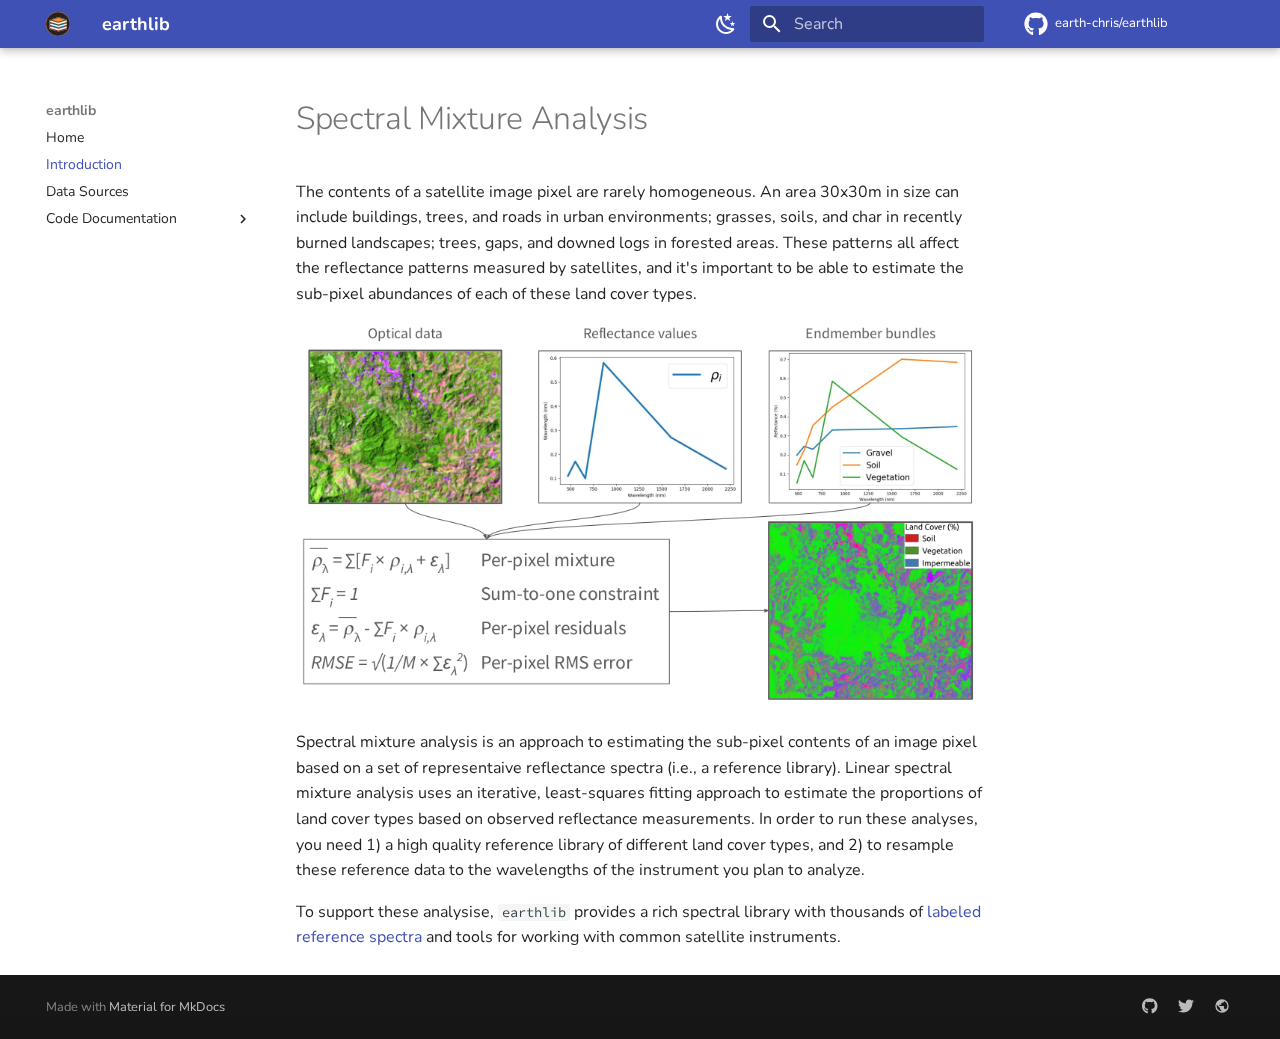
<file: introduction/index.html>
<!doctype html>
<html lang="en" class="no-js">
  <head>
    
      <meta charset="utf-8">
      <meta name="viewport" content="width=device-width,initial-scale=1">
      
        <meta name="description" content="Spectral unmixing tools for satellite land cover mapping.">
      
      
      
        <link rel="canonical" href="https://earth-chris.github.io/earthlib/introduction/">
      
      
        <link rel="prev" href="..">
      
      
        <link rel="next" href="../sources/">
      
      
      <link rel="icon" href="../img/favicon.png">
      <meta name="generator" content="mkdocs-1.5.2, mkdocs-material-9.2.7">
    
    
      
        <title>Introduction - earthlib</title>
      
    
    
      <link rel="stylesheet" href="../assets/stylesheets/main.046329b4.min.css">
      
        
        <link rel="stylesheet" href="../assets/stylesheets/palette.85d0ee34.min.css">
      
      


    
    
      
    
    
      
        
        
        <link rel="preconnect" href="https://fonts.gstatic.com" crossorigin>
        <link rel="stylesheet" href="https://fonts.googleapis.com/css?family=Nunito:300,300i,400,400i,700,700i%7CSource+Code+Pro:400,400i,700,700i&display=fallback">
        <style>:root{--md-text-font:"Nunito";--md-code-font:"Source Code Pro"}</style>
      
    
    
      <link rel="stylesheet" href="../assets/_mkdocstrings.css">
    
      <link rel="stylesheet" href="https://earth-chris.github.io/shared/mkdocs.css">
    
    <script>__md_scope=new URL("..",location),__md_hash=e=>[...e].reduce((e,_)=>(e<<5)-e+_.charCodeAt(0),0),__md_get=(e,_=localStorage,t=__md_scope)=>JSON.parse(_.getItem(t.pathname+"."+e)),__md_set=(e,_,t=localStorage,a=__md_scope)=>{try{t.setItem(a.pathname+"."+e,JSON.stringify(_))}catch(e){}}</script>
    
      

    
    
    
  </head>
  
  
    
    
      
    
    
    
    
    <body dir="ltr" data-md-color-scheme="earthchris-light" data-md-color-primary="indigo" data-md-color-accent="indigo">
  
    
    
      <script>var palette=__md_get("__palette");if(palette&&"object"==typeof palette.color)for(var key of Object.keys(palette.color))document.body.setAttribute("data-md-color-"+key,palette.color[key])</script>
    
    <input class="md-toggle" data-md-toggle="drawer" type="checkbox" id="__drawer" autocomplete="off">
    <input class="md-toggle" data-md-toggle="search" type="checkbox" id="__search" autocomplete="off">
    <label class="md-overlay" for="__drawer"></label>
    <div data-md-component="skip">
      
        
        <a href="#spectral-mixture-analysis" class="md-skip">
          Skip to content
        </a>
      
    </div>
    <div data-md-component="announce">
      
    </div>
    
    
      

  

<header class="md-header md-header--shadow" data-md-component="header">
  <nav class="md-header__inner md-grid" aria-label="Header">
    <a href=".." title="earthlib" class="md-header__button md-logo" aria-label="earthlib" data-md-component="logo">
      
  <img src="../img/earthlib.svg" alt="logo">

    </a>
    <label class="md-header__button md-icon" for="__drawer">
      
      <svg xmlns="http://www.w3.org/2000/svg" viewBox="0 0 24 24"><path d="M3 6h18v2H3V6m0 5h18v2H3v-2m0 5h18v2H3v-2Z"/></svg>
    </label>
    <div class="md-header__title" data-md-component="header-title">
      <div class="md-header__ellipsis">
        <div class="md-header__topic">
          <span class="md-ellipsis">
            earthlib
          </span>
        </div>
        <div class="md-header__topic" data-md-component="header-topic">
          <span class="md-ellipsis">
            
              Introduction
            
          </span>
        </div>
      </div>
    </div>
    
      
        <form class="md-header__option" data-md-component="palette">
  
    
    
    
    <input class="md-option" data-md-color-media="(prefers-color-scheme: light)" data-md-color-scheme="earthchris-light" data-md-color-primary="indigo" data-md-color-accent="indigo"  aria-label="Go dark"  type="radio" name="__palette" id="__palette_1">
    
      <label class="md-header__button md-icon" title="Go dark" for="__palette_2" hidden>
        <svg xmlns="http://www.w3.org/2000/svg" viewBox="0 0 24 24"><path d="m17.75 4.09-2.53 1.94.91 3.06-2.63-1.81-2.63 1.81.91-3.06-2.53-1.94L12.44 4l1.06-3 1.06 3 3.19.09m3.5 6.91-1.64 1.25.59 1.98-1.7-1.17-1.7 1.17.59-1.98L15.75 11l2.06-.05L18.5 9l.69 1.95 2.06.05m-2.28 4.95c.83-.08 1.72 1.1 1.19 1.85-.32.45-.66.87-1.08 1.27C15.17 23 8.84 23 4.94 19.07c-3.91-3.9-3.91-10.24 0-14.14.4-.4.82-.76 1.27-1.08.75-.53 1.93.36 1.85 1.19-.27 2.86.69 5.83 2.89 8.02a9.96 9.96 0 0 0 8.02 2.89m-1.64 2.02a12.08 12.08 0 0 1-7.8-3.47c-2.17-2.19-3.33-5-3.49-7.82-2.81 3.14-2.7 7.96.31 10.98 3.02 3.01 7.84 3.12 10.98.31Z"/></svg>
      </label>
    
  
    
    
    
    <input class="md-option" data-md-color-media="(prefers-color-scheme: dark)" data-md-color-scheme="slate" data-md-color-primary="indigo" data-md-color-accent="indigo"  aria-label="Go light"  type="radio" name="__palette" id="__palette_2">
    
      <label class="md-header__button md-icon" title="Go light" for="__palette_1" hidden>
        <svg xmlns="http://www.w3.org/2000/svg" viewBox="0 0 24 24"><path d="M12 7a5 5 0 0 1 5 5 5 5 0 0 1-5 5 5 5 0 0 1-5-5 5 5 0 0 1 5-5m0 2a3 3 0 0 0-3 3 3 3 0 0 0 3 3 3 3 0 0 0 3-3 3 3 0 0 0-3-3m0-7 2.39 3.42C13.65 5.15 12.84 5 12 5c-.84 0-1.65.15-2.39.42L12 2M3.34 7l4.16-.35A7.2 7.2 0 0 0 5.94 8.5c-.44.74-.69 1.5-.83 2.29L3.34 7m.02 10 1.76-3.77a7.131 7.131 0 0 0 2.38 4.14L3.36 17M20.65 7l-1.77 3.79a7.023 7.023 0 0 0-2.38-4.15l4.15.36m-.01 10-4.14.36c.59-.51 1.12-1.14 1.54-1.86.42-.73.69-1.5.83-2.29L20.64 17M12 22l-2.41-3.44c.74.27 1.55.44 2.41.44.82 0 1.63-.17 2.37-.44L12 22Z"/></svg>
      </label>
    
  
</form>
      
    
    
    
      <label class="md-header__button md-icon" for="__search">
        
        <svg xmlns="http://www.w3.org/2000/svg" viewBox="0 0 24 24"><path d="M9.5 3A6.5 6.5 0 0 1 16 9.5c0 1.61-.59 3.09-1.56 4.23l.27.27h.79l5 5-1.5 1.5-5-5v-.79l-.27-.27A6.516 6.516 0 0 1 9.5 16 6.5 6.5 0 0 1 3 9.5 6.5 6.5 0 0 1 9.5 3m0 2C7 5 5 7 5 9.5S7 14 9.5 14 14 12 14 9.5 12 5 9.5 5Z"/></svg>
      </label>
      <div class="md-search" data-md-component="search" role="dialog">
  <label class="md-search__overlay" for="__search"></label>
  <div class="md-search__inner" role="search">
    <form class="md-search__form" name="search">
      <input type="text" class="md-search__input" name="query" aria-label="Search" placeholder="Search" autocapitalize="off" autocorrect="off" autocomplete="off" spellcheck="false" data-md-component="search-query" required>
      <label class="md-search__icon md-icon" for="__search">
        
        <svg xmlns="http://www.w3.org/2000/svg" viewBox="0 0 24 24"><path d="M9.5 3A6.5 6.5 0 0 1 16 9.5c0 1.61-.59 3.09-1.56 4.23l.27.27h.79l5 5-1.5 1.5-5-5v-.79l-.27-.27A6.516 6.516 0 0 1 9.5 16 6.5 6.5 0 0 1 3 9.5 6.5 6.5 0 0 1 9.5 3m0 2C7 5 5 7 5 9.5S7 14 9.5 14 14 12 14 9.5 12 5 9.5 5Z"/></svg>
        
        <svg xmlns="http://www.w3.org/2000/svg" viewBox="0 0 24 24"><path d="M20 11v2H8l5.5 5.5-1.42 1.42L4.16 12l7.92-7.92L13.5 5.5 8 11h12Z"/></svg>
      </label>
      <nav class="md-search__options" aria-label="Search">
        
        <button type="reset" class="md-search__icon md-icon" title="Clear" aria-label="Clear" tabindex="-1">
          
          <svg xmlns="http://www.w3.org/2000/svg" viewBox="0 0 24 24"><path d="M19 6.41 17.59 5 12 10.59 6.41 5 5 6.41 10.59 12 5 17.59 6.41 19 12 13.41 17.59 19 19 17.59 13.41 12 19 6.41Z"/></svg>
        </button>
      </nav>
      
    </form>
    <div class="md-search__output">
      <div class="md-search__scrollwrap" data-md-scrollfix>
        <div class="md-search-result" data-md-component="search-result">
          <div class="md-search-result__meta">
            Initializing search
          </div>
          <ol class="md-search-result__list" role="presentation"></ol>
        </div>
      </div>
    </div>
  </div>
</div>
    
    
      <div class="md-header__source">
        <a href="https://github.com/earth-chris/earthlib" title="Go to repository" class="md-source" data-md-component="source">
  <div class="md-source__icon md-icon">
    
    <svg xmlns="http://www.w3.org/2000/svg" viewBox="0 0 496 512"><!--! Font Awesome Free 6.4.2 by @fontawesome - https://fontawesome.com License - https://fontawesome.com/license/free (Icons: CC BY 4.0, Fonts: SIL OFL 1.1, Code: MIT License) Copyright 2023 Fonticons, Inc.--><path d="M165.9 397.4c0 2-2.3 3.6-5.2 3.6-3.3.3-5.6-1.3-5.6-3.6 0-2 2.3-3.6 5.2-3.6 3-.3 5.6 1.3 5.6 3.6zm-31.1-4.5c-.7 2 1.3 4.3 4.3 4.9 2.6 1 5.6 0 6.2-2s-1.3-4.3-4.3-5.2c-2.6-.7-5.5.3-6.2 2.3zm44.2-1.7c-2.9.7-4.9 2.6-4.6 4.9.3 2 2.9 3.3 5.9 2.6 2.9-.7 4.9-2.6 4.6-4.6-.3-1.9-3-3.2-5.9-2.9zM244.8 8C106.1 8 0 113.3 0 252c0 110.9 69.8 205.8 169.5 239.2 12.8 2.3 17.3-5.6 17.3-12.1 0-6.2-.3-40.4-.3-61.4 0 0-70 15-84.7-29.8 0 0-11.4-29.1-27.8-36.6 0 0-22.9-15.7 1.6-15.4 0 0 24.9 2 38.6 25.8 21.9 38.6 58.6 27.5 72.9 20.9 2.3-16 8.8-27.1 16-33.7-55.9-6.2-112.3-14.3-112.3-110.5 0-27.5 7.6-41.3 23.6-58.9-2.6-6.5-11.1-33.3 2.6-67.9 20.9-6.5 69 27 69 27 20-5.6 41.5-8.5 62.8-8.5s42.8 2.9 62.8 8.5c0 0 48.1-33.6 69-27 13.7 34.7 5.2 61.4 2.6 67.9 16 17.7 25.8 31.5 25.8 58.9 0 96.5-58.9 104.2-114.8 110.5 9.2 7.9 17 22.9 17 46.4 0 33.7-.3 75.4-.3 83.6 0 6.5 4.6 14.4 17.3 12.1C428.2 457.8 496 362.9 496 252 496 113.3 383.5 8 244.8 8zM97.2 352.9c-1.3 1-1 3.3.7 5.2 1.6 1.6 3.9 2.3 5.2 1 1.3-1 1-3.3-.7-5.2-1.6-1.6-3.9-2.3-5.2-1zm-10.8-8.1c-.7 1.3.3 2.9 2.3 3.9 1.6 1 3.6.7 4.3-.7.7-1.3-.3-2.9-2.3-3.9-2-.6-3.6-.3-4.3.7zm32.4 35.6c-1.6 1.3-1 4.3 1.3 6.2 2.3 2.3 5.2 2.6 6.5 1 1.3-1.3.7-4.3-1.3-6.2-2.2-2.3-5.2-2.6-6.5-1zm-11.4-14.7c-1.6 1-1.6 3.6 0 5.9 1.6 2.3 4.3 3.3 5.6 2.3 1.6-1.3 1.6-3.9 0-6.2-1.4-2.3-4-3.3-5.6-2z"/></svg>
  </div>
  <div class="md-source__repository">
    earth-chris/earthlib
  </div>
</a>
      </div>
    
  </nav>
  
</header>
    
    <div class="md-container" data-md-component="container">
      
      
        
          
        
      
      <main class="md-main" data-md-component="main">
        <div class="md-main__inner md-grid">
          
            
              
              <div class="md-sidebar md-sidebar--primary" data-md-component="sidebar" data-md-type="navigation" >
                <div class="md-sidebar__scrollwrap">
                  <div class="md-sidebar__inner">
                    



<nav class="md-nav md-nav--primary" aria-label="Navigation" data-md-level="0">
  <label class="md-nav__title" for="__drawer">
    <a href=".." title="earthlib" class="md-nav__button md-logo" aria-label="earthlib" data-md-component="logo">
      
  <img src="../img/earthlib.svg" alt="logo">

    </a>
    earthlib
  </label>
  
    <div class="md-nav__source">
      <a href="https://github.com/earth-chris/earthlib" title="Go to repository" class="md-source" data-md-component="source">
  <div class="md-source__icon md-icon">
    
    <svg xmlns="http://www.w3.org/2000/svg" viewBox="0 0 496 512"><!--! Font Awesome Free 6.4.2 by @fontawesome - https://fontawesome.com License - https://fontawesome.com/license/free (Icons: CC BY 4.0, Fonts: SIL OFL 1.1, Code: MIT License) Copyright 2023 Fonticons, Inc.--><path d="M165.9 397.4c0 2-2.3 3.6-5.2 3.6-3.3.3-5.6-1.3-5.6-3.6 0-2 2.3-3.6 5.2-3.6 3-.3 5.6 1.3 5.6 3.6zm-31.1-4.5c-.7 2 1.3 4.3 4.3 4.9 2.6 1 5.6 0 6.2-2s-1.3-4.3-4.3-5.2c-2.6-.7-5.5.3-6.2 2.3zm44.2-1.7c-2.9.7-4.9 2.6-4.6 4.9.3 2 2.9 3.3 5.9 2.6 2.9-.7 4.9-2.6 4.6-4.6-.3-1.9-3-3.2-5.9-2.9zM244.8 8C106.1 8 0 113.3 0 252c0 110.9 69.8 205.8 169.5 239.2 12.8 2.3 17.3-5.6 17.3-12.1 0-6.2-.3-40.4-.3-61.4 0 0-70 15-84.7-29.8 0 0-11.4-29.1-27.8-36.6 0 0-22.9-15.7 1.6-15.4 0 0 24.9 2 38.6 25.8 21.9 38.6 58.6 27.5 72.9 20.9 2.3-16 8.8-27.1 16-33.7-55.9-6.2-112.3-14.3-112.3-110.5 0-27.5 7.6-41.3 23.6-58.9-2.6-6.5-11.1-33.3 2.6-67.9 20.9-6.5 69 27 69 27 20-5.6 41.5-8.5 62.8-8.5s42.8 2.9 62.8 8.5c0 0 48.1-33.6 69-27 13.7 34.7 5.2 61.4 2.6 67.9 16 17.7 25.8 31.5 25.8 58.9 0 96.5-58.9 104.2-114.8 110.5 9.2 7.9 17 22.9 17 46.4 0 33.7-.3 75.4-.3 83.6 0 6.5 4.6 14.4 17.3 12.1C428.2 457.8 496 362.9 496 252 496 113.3 383.5 8 244.8 8zM97.2 352.9c-1.3 1-1 3.3.7 5.2 1.6 1.6 3.9 2.3 5.2 1 1.3-1 1-3.3-.7-5.2-1.6-1.6-3.9-2.3-5.2-1zm-10.8-8.1c-.7 1.3.3 2.9 2.3 3.9 1.6 1 3.6.7 4.3-.7.7-1.3-.3-2.9-2.3-3.9-2-.6-3.6-.3-4.3.7zm32.4 35.6c-1.6 1.3-1 4.3 1.3 6.2 2.3 2.3 5.2 2.6 6.5 1 1.3-1.3.7-4.3-1.3-6.2-2.2-2.3-5.2-2.6-6.5-1zm-11.4-14.7c-1.6 1-1.6 3.6 0 5.9 1.6 2.3 4.3 3.3 5.6 2.3 1.6-1.3 1.6-3.9 0-6.2-1.4-2.3-4-3.3-5.6-2z"/></svg>
  </div>
  <div class="md-source__repository">
    earth-chris/earthlib
  </div>
</a>
    </div>
  
  <ul class="md-nav__list" data-md-scrollfix>
    
      
      
  
  
  
    <li class="md-nav__item">
      <a href=".." class="md-nav__link">
        
  
  <span class="md-ellipsis">
    Home
  </span>
  

      </a>
    </li>
  

    
      
      
  
  
    
  
  
    <li class="md-nav__item md-nav__item--active">
      
      <input class="md-nav__toggle md-toggle" type="checkbox" id="__toc">
      
      
        
      
      
      <a href="./" class="md-nav__link md-nav__link--active">
        
  
  <span class="md-ellipsis">
    Introduction
  </span>
  

      </a>
      
    </li>
  

    
      
      
  
  
  
    <li class="md-nav__item">
      <a href="../sources/" class="md-nav__link">
        
  
  <span class="md-ellipsis">
    Data Sources
  </span>
  

      </a>
    </li>
  

    
      
      
  
  
  
    
    
    
    <li class="md-nav__item md-nav__item--nested">
      
        
        
        
        
        <input class="md-nav__toggle md-toggle " type="checkbox" id="__nav_4" >
        
          <label class="md-nav__link" for="__nav_4" id="__nav_4_label" tabindex="0">
            
  
  <span class="md-ellipsis">
    Code Documentation
  </span>
  

            <span class="md-nav__icon md-icon"></span>
          </label>
        
        <nav class="md-nav" data-md-level="1" aria-labelledby="__nav_4_label" aria-expanded="false">
          <label class="md-nav__title" for="__nav_4">
            <span class="md-nav__icon md-icon"></span>
            Code Documentation
          </label>
          <ul class="md-nav__list" data-md-scrollfix>
            
              
                
  
  
  
    <li class="md-nav__item">
      <a href="../module/BRDFCorrect/" class="md-nav__link">
        
  
  <span class="md-ellipsis">
    earthlib.BRDFCorrect
  </span>
  

      </a>
    </li>
  

              
            
              
                
  
  
  
    <li class="md-nav__item">
      <a href="../module/BrightMask/" class="md-nav__link">
        
  
  <span class="md-ellipsis">
    earthlib.BrightMask
  </span>
  

      </a>
    </li>
  

              
            
              
                
  
  
  
    <li class="md-nav__item">
      <a href="../module/CloudMask/" class="md-nav__link">
        
  
  <span class="md-ellipsis">
    earthlib.CloudMask
  </span>
  

      </a>
    </li>
  

              
            
              
                
  
  
  
    <li class="md-nav__item">
      <a href="../module/NIRv/" class="md-nav__link">
        
  
  <span class="md-ellipsis">
    earthlib.NIRv
  </span>
  

      </a>
    </li>
  

              
            
              
                
  
  
  
    <li class="md-nav__item">
      <a href="../module/Scale/" class="md-nav__link">
        
  
  <span class="md-ellipsis">
    earthlib.Scale
  </span>
  

      </a>
    </li>
  

              
            
              
                
  
  
  
    <li class="md-nav__item">
      <a href="../module/ShadeMask/" class="md-nav__link">
        
  
  <span class="md-ellipsis">
    earthlib.ShadeMask
  </span>
  

      </a>
    </li>
  

              
            
              
                
  
  
  
    <li class="md-nav__item">
      <a href="../module/Unmix/" class="md-nav__link">
        
  
  <span class="md-ellipsis">
    earthlib.Unmix
  </span>
  

      </a>
    </li>
  

              
            
              
                
  
  
  
    <li class="md-nav__item">
      <a href="../module/read/" class="md-nav__link">
        
  
  <span class="md-ellipsis">
    earthlib.read
  </span>
  

      </a>
    </li>
  

              
            
              
                
  
  
  
    <li class="md-nav__item">
      <a href="../module/utils/" class="md-nav__link">
        
  
  <span class="md-ellipsis">
    earthlib.utils
  </span>
  

      </a>
    </li>
  

              
            
          </ul>
        </nav>
      
    </li>
  

    
  </ul>
</nav>
                  </div>
                </div>
              </div>
            
            
              
              <div class="md-sidebar md-sidebar--secondary" data-md-component="sidebar" data-md-type="toc" >
                <div class="md-sidebar__scrollwrap">
                  <div class="md-sidebar__inner">
                    

<nav class="md-nav md-nav--secondary" aria-label="Table of contents">
  
  
  
    
  
  
</nav>
                  </div>
                </div>
              </div>
            
          
          
            <div class="md-content" data-md-component="content">
              <article class="md-content__inner md-typeset">
                
                  

  
  


<h1 id="spectral-mixture-analysis">Spectral Mixture Analysis<a class="headerlink" href="#spectral-mixture-analysis" title="Permanent link">&para;</a></h1>
<p>The contents of a satellite image pixel are rarely homogeneous. An area 30x30m in size can include buildings, trees, and roads in urban environments; grasses, soils, and char in recently burned landscapes; trees, gaps, and downed logs in forested areas. These patterns all affect the reflectance patterns measured by satellites, and it's important to be able to estimate the sub-pixel abundances of each of these land cover types.</p>
<p><img alt="earthlib spectral mixture analysis" src="../img/sma-basics.png" /></p>
<p>Spectral mixture analysis is an approach to estimating the sub-pixel contents of an image pixel based on a set of representaive reflectance spectra (i.e., a reference library). Linear spectral mixture analysis uses an iterative, least-squares fitting approach to estimate the proportions of land cover types based on observed reflectance measurements. In order to run these analyses, you need 1) a high quality reference library of different land cover types, and 2) to resample these reference data to the wavelengths of the instrument you plan to analyze.</p>
<p>To support these analysise, <code>earthlib</code> provides a rich spectral library with thousands of <a href="../sources/">labeled reference spectra</a> and tools for working with common satellite instruments.</p>





                
              </article>
            </div>
          
          
        </div>
        
          <button type="button" class="md-top md-icon" data-md-component="top" hidden>
            
            <svg xmlns="http://www.w3.org/2000/svg" viewBox="0 0 24 24"><path d="M13 20h-2V8l-5.5 5.5-1.42-1.42L12 4.16l7.92 7.92-1.42 1.42L13 8v12Z"/></svg>
            Back to top
          </button>
        
      </main>
      
        <footer class="md-footer">
  
  <div class="md-footer-meta md-typeset">
    <div class="md-footer-meta__inner md-grid">
      <div class="md-copyright">
  
  
    Made with
    <a href="https://squidfunk.github.io/mkdocs-material/" target="_blank" rel="noopener">
      Material for MkDocs
    </a>
  
</div>
      
        <div class="md-social">
  
    
    
    
    
      
      
    
    <a href="https://github.com/earth-chris" target="_blank" rel="noopener" title="github.com" class="md-social__link">
      <svg xmlns="http://www.w3.org/2000/svg" viewBox="0 0 496 512"><!--! Font Awesome Free 6.4.2 by @fontawesome - https://fontawesome.com License - https://fontawesome.com/license/free (Icons: CC BY 4.0, Fonts: SIL OFL 1.1, Code: MIT License) Copyright 2023 Fonticons, Inc.--><path d="M165.9 397.4c0 2-2.3 3.6-5.2 3.6-3.3.3-5.6-1.3-5.6-3.6 0-2 2.3-3.6 5.2-3.6 3-.3 5.6 1.3 5.6 3.6zm-31.1-4.5c-.7 2 1.3 4.3 4.3 4.9 2.6 1 5.6 0 6.2-2s-1.3-4.3-4.3-5.2c-2.6-.7-5.5.3-6.2 2.3zm44.2-1.7c-2.9.7-4.9 2.6-4.6 4.9.3 2 2.9 3.3 5.9 2.6 2.9-.7 4.9-2.6 4.6-4.6-.3-1.9-3-3.2-5.9-2.9zM244.8 8C106.1 8 0 113.3 0 252c0 110.9 69.8 205.8 169.5 239.2 12.8 2.3 17.3-5.6 17.3-12.1 0-6.2-.3-40.4-.3-61.4 0 0-70 15-84.7-29.8 0 0-11.4-29.1-27.8-36.6 0 0-22.9-15.7 1.6-15.4 0 0 24.9 2 38.6 25.8 21.9 38.6 58.6 27.5 72.9 20.9 2.3-16 8.8-27.1 16-33.7-55.9-6.2-112.3-14.3-112.3-110.5 0-27.5 7.6-41.3 23.6-58.9-2.6-6.5-11.1-33.3 2.6-67.9 20.9-6.5 69 27 69 27 20-5.6 41.5-8.5 62.8-8.5s42.8 2.9 62.8 8.5c0 0 48.1-33.6 69-27 13.7 34.7 5.2 61.4 2.6 67.9 16 17.7 25.8 31.5 25.8 58.9 0 96.5-58.9 104.2-114.8 110.5 9.2 7.9 17 22.9 17 46.4 0 33.7-.3 75.4-.3 83.6 0 6.5 4.6 14.4 17.3 12.1C428.2 457.8 496 362.9 496 252 496 113.3 383.5 8 244.8 8zM97.2 352.9c-1.3 1-1 3.3.7 5.2 1.6 1.6 3.9 2.3 5.2 1 1.3-1 1-3.3-.7-5.2-1.6-1.6-3.9-2.3-5.2-1zm-10.8-8.1c-.7 1.3.3 2.9 2.3 3.9 1.6 1 3.6.7 4.3-.7.7-1.3-.3-2.9-2.3-3.9-2-.6-3.6-.3-4.3.7zm32.4 35.6c-1.6 1.3-1 4.3 1.3 6.2 2.3 2.3 5.2 2.6 6.5 1 1.3-1.3.7-4.3-1.3-6.2-2.2-2.3-5.2-2.6-6.5-1zm-11.4-14.7c-1.6 1-1.6 3.6 0 5.9 1.6 2.3 4.3 3.3 5.6 2.3 1.6-1.3 1.6-3.9 0-6.2-1.4-2.3-4-3.3-5.6-2z"/></svg>
    </a>
  
    
    
    
    
      
      
    
    <a href="https://twitter.com/earth_chris" target="_blank" rel="noopener" title="twitter.com" class="md-social__link">
      <svg xmlns="http://www.w3.org/2000/svg" viewBox="0 0 512 512"><!--! Font Awesome Free 6.4.2 by @fontawesome - https://fontawesome.com License - https://fontawesome.com/license/free (Icons: CC BY 4.0, Fonts: SIL OFL 1.1, Code: MIT License) Copyright 2023 Fonticons, Inc.--><path d="M459.37 151.716c.325 4.548.325 9.097.325 13.645 0 138.72-105.583 298.558-298.558 298.558-59.452 0-114.68-17.219-161.137-47.106 8.447.974 16.568 1.299 25.34 1.299 49.055 0 94.213-16.568 130.274-44.832-46.132-.975-84.792-31.188-98.112-72.772 6.498.974 12.995 1.624 19.818 1.624 9.421 0 18.843-1.3 27.614-3.573-48.081-9.747-84.143-51.98-84.143-102.985v-1.299c13.969 7.797 30.214 12.67 47.431 13.319-28.264-18.843-46.781-51.005-46.781-87.391 0-19.492 5.197-37.36 14.294-52.954 51.655 63.675 129.3 105.258 216.365 109.807-1.624-7.797-2.599-15.918-2.599-24.04 0-57.828 46.782-104.934 104.934-104.934 30.213 0 57.502 12.67 76.67 33.137 23.715-4.548 46.456-13.32 66.599-25.34-7.798 24.366-24.366 44.833-46.132 57.827 21.117-2.273 41.584-8.122 60.426-16.243-14.292 20.791-32.161 39.308-52.628 54.253z"/></svg>
    </a>
  
    
    
    
    
      
      
    
    <a href="https://cbanderson.info/" target="_blank" rel="noopener" title="cbanderson.info" class="md-social__link">
      <svg xmlns="http://www.w3.org/2000/svg" viewBox="0 0 24 24"><path d="M17.9 17.39c-.26-.8-1.01-1.39-1.9-1.39h-1v-3a1 1 0 0 0-1-1H8v-2h2a1 1 0 0 0 1-1V7h2a2 2 0 0 0 2-2v-.41a7.984 7.984 0 0 1 2.9 12.8M11 19.93c-3.95-.49-7-3.85-7-7.93 0-.62.08-1.22.21-1.79L9 15v1a2 2 0 0 0 2 2m1-16A10 10 0 0 0 2 12a10 10 0 0 0 10 10 10 10 0 0 0 10-10A10 10 0 0 0 12 2Z"/></svg>
    </a>
  
</div>
      
    </div>
  </div>
</footer>
      
    </div>
    <div class="md-dialog" data-md-component="dialog">
      <div class="md-dialog__inner md-typeset"></div>
    </div>
    
    <script id="__config" type="application/json">{"base": "..", "features": ["navigation.top"], "search": "../assets/javascripts/workers/search.dfff1995.min.js", "translations": {"clipboard.copied": "Copied to clipboard", "clipboard.copy": "Copy to clipboard", "search.result.more.one": "1 more on this page", "search.result.more.other": "# more on this page", "search.result.none": "No matching documents", "search.result.one": "1 matching document", "search.result.other": "# matching documents", "search.result.placeholder": "Type to start searching", "search.result.term.missing": "Missing", "select.version": "Select version"}}</script>
    
    
      <script src="../assets/javascripts/bundle.dff1b7c8.min.js"></script>
      
    
  </body>
</html>
</file>
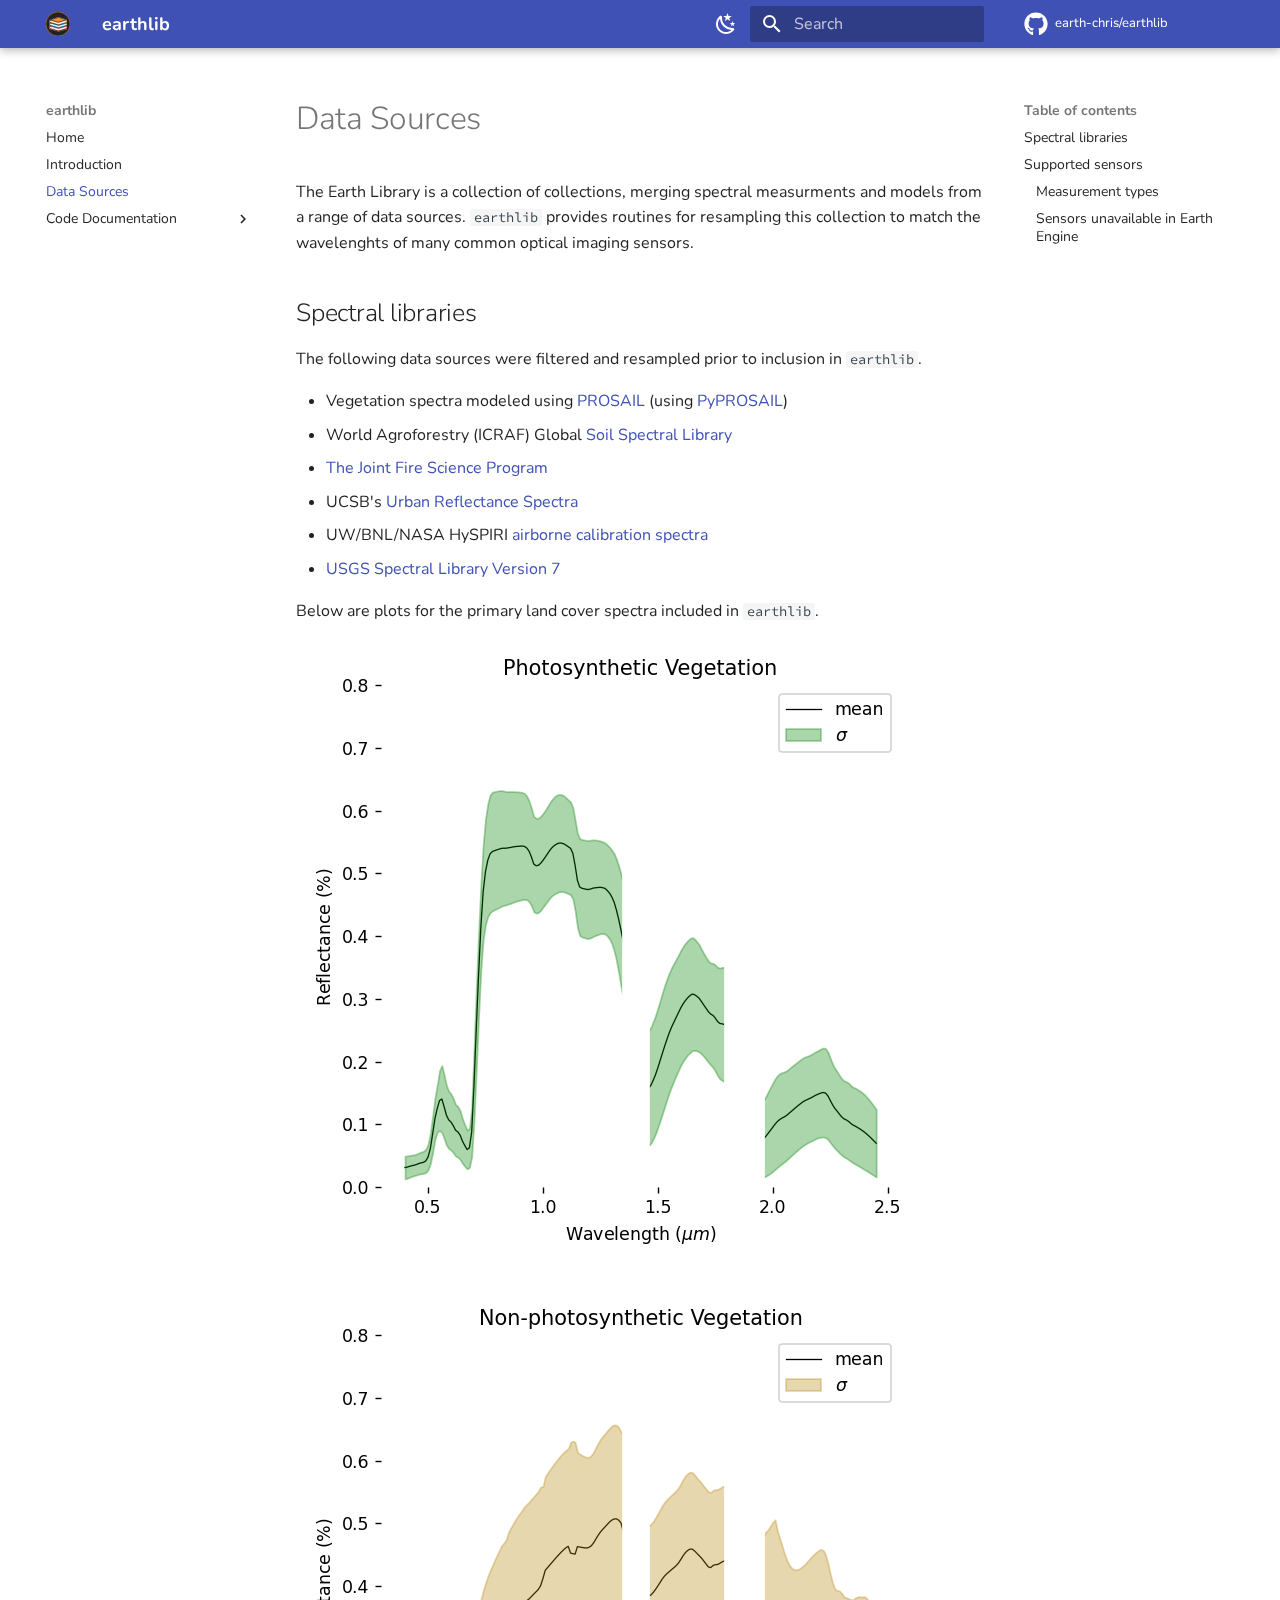
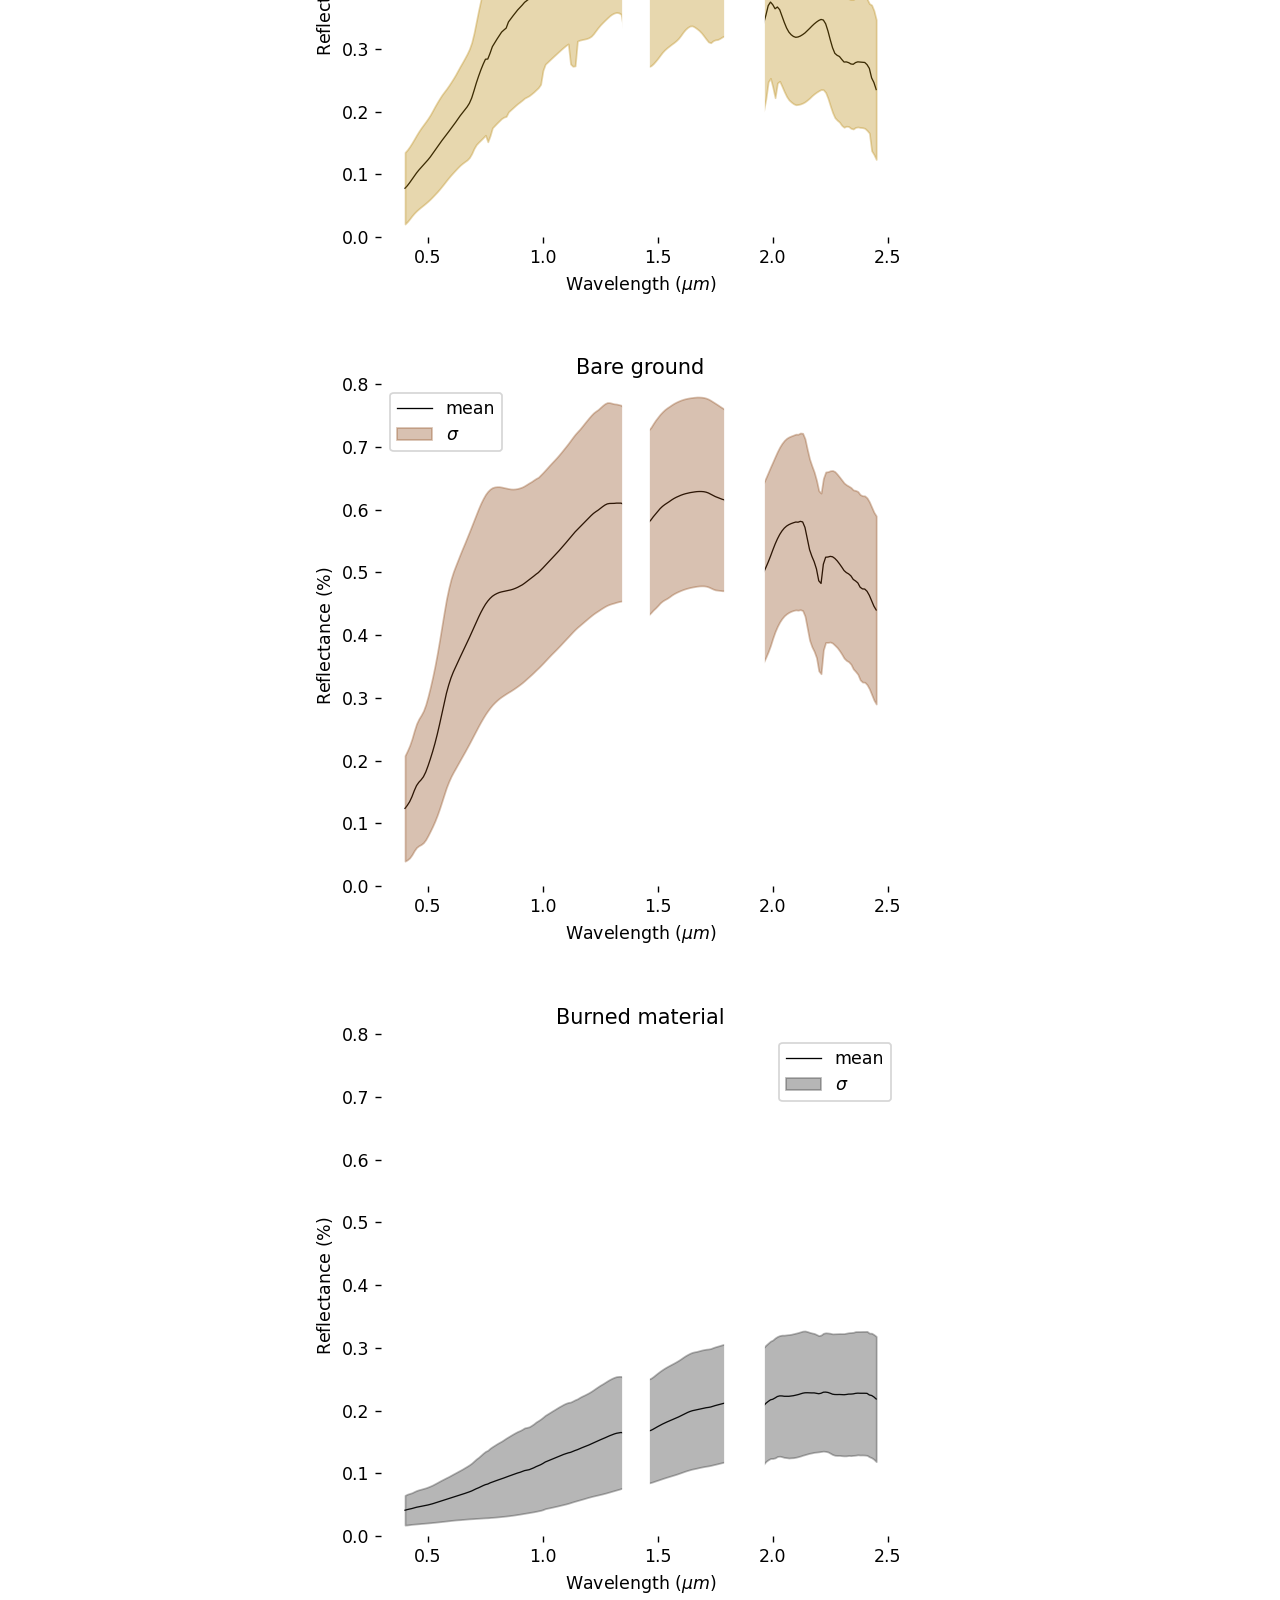
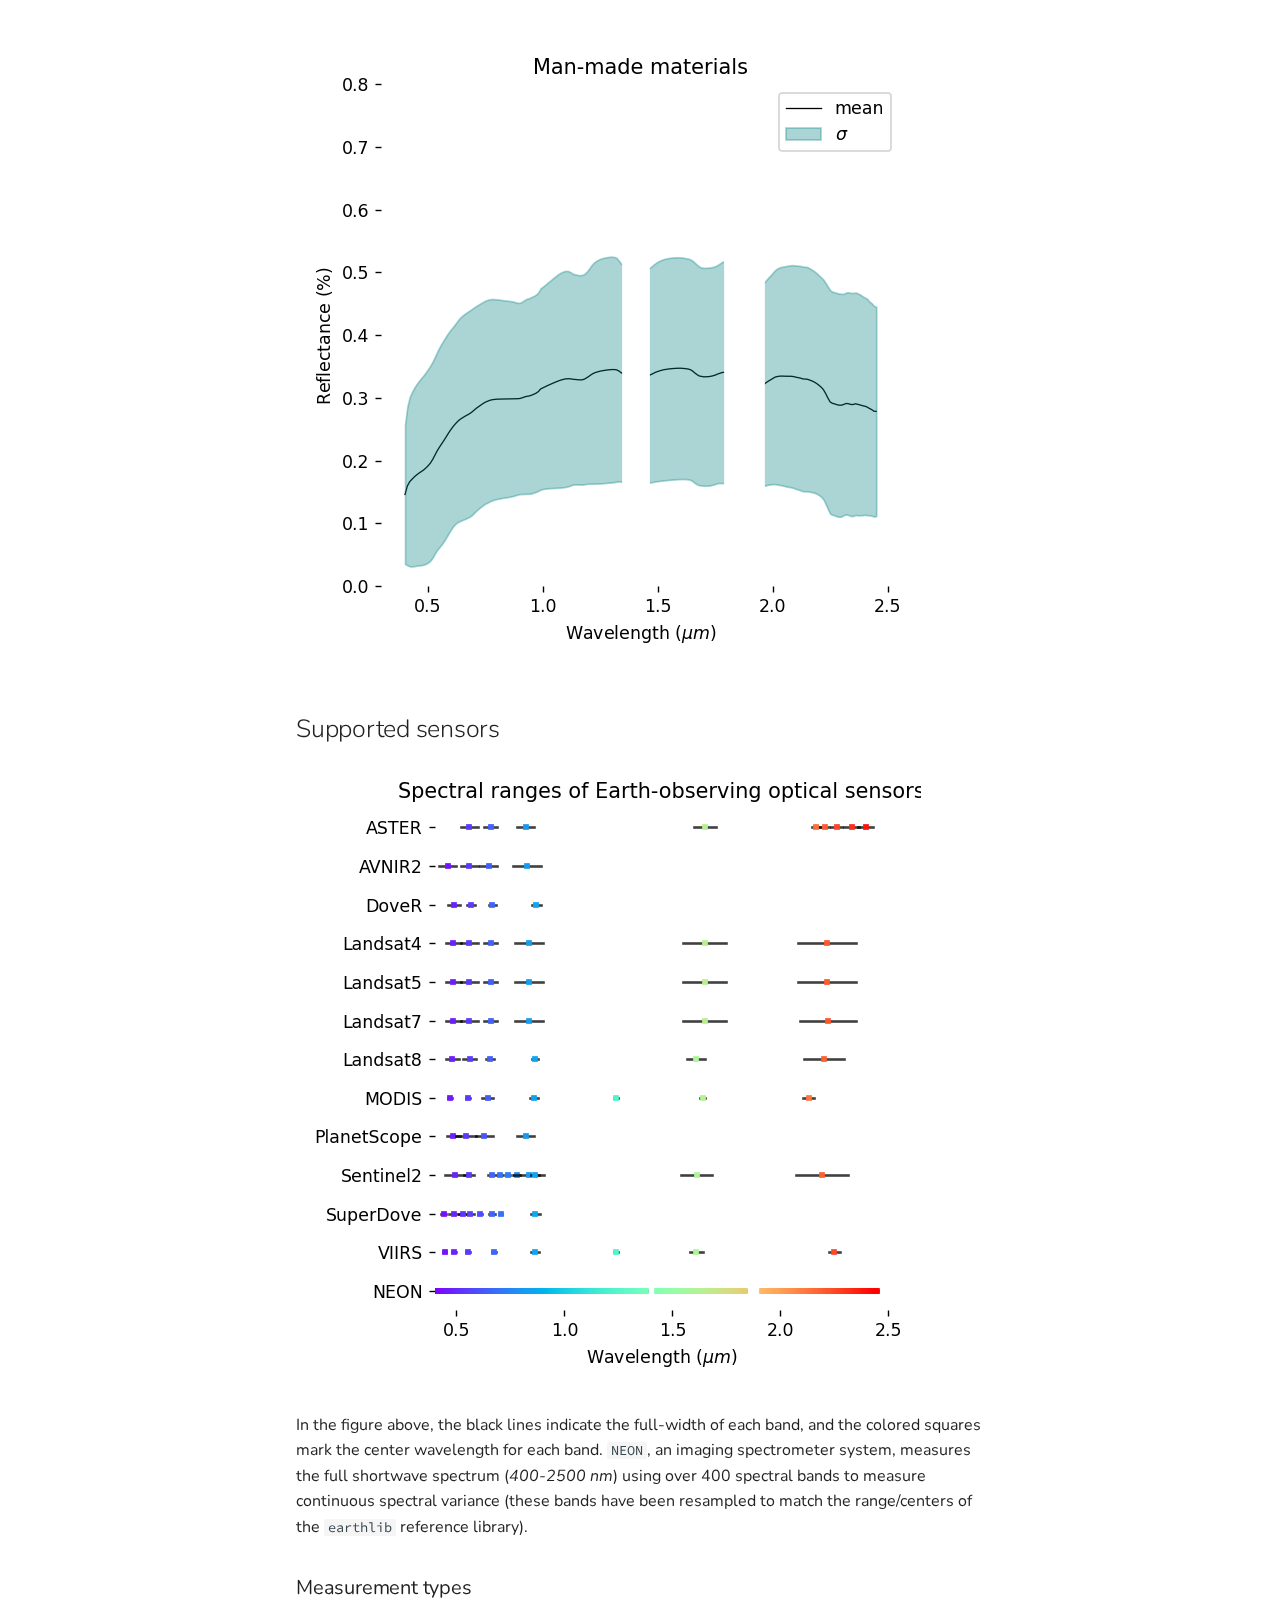
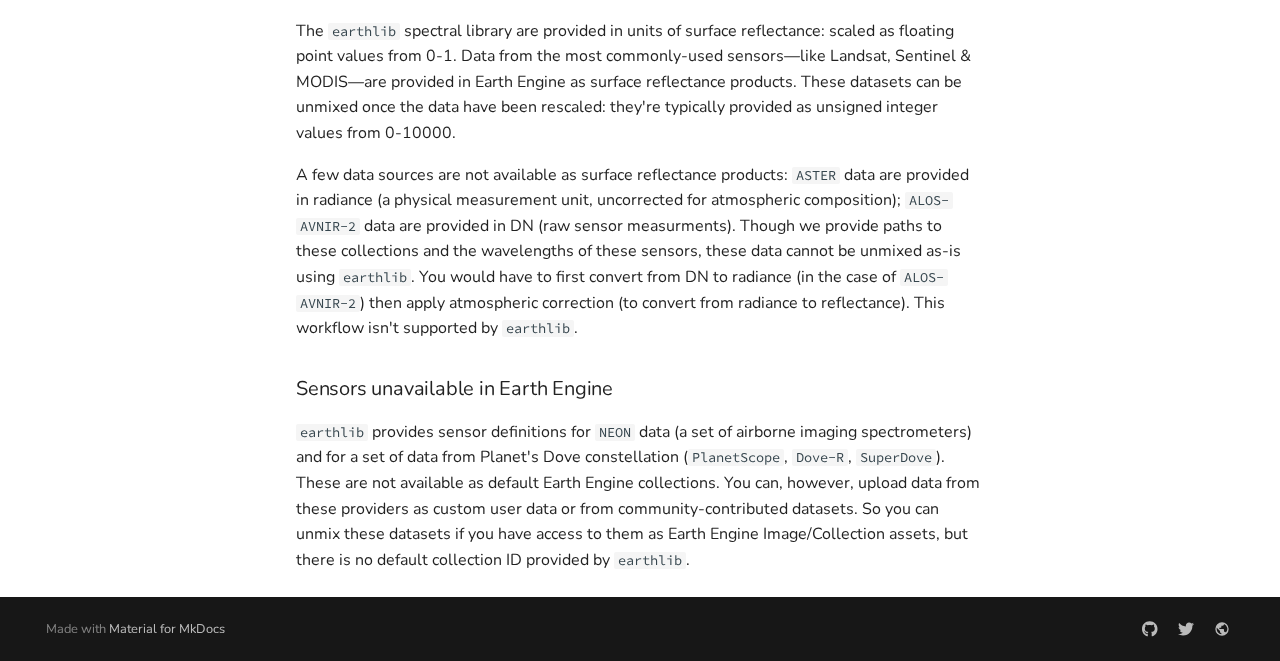
<file: sources/index.html>
<!doctype html>
<html lang="en" class="no-js">
  <head>
    
      <meta charset="utf-8">
      <meta name="viewport" content="width=device-width,initial-scale=1">
      
        <meta name="description" content="Spectral unmixing tools for satellite land cover mapping.">
      
      
      
        <link rel="canonical" href="https://earth-chris.github.io/earthlib/sources/">
      
      
        <link rel="prev" href="../introduction/">
      
      
        <link rel="next" href="../module/BRDFCorrect/">
      
      
      <link rel="icon" href="../img/favicon.png">
      <meta name="generator" content="mkdocs-1.5.2, mkdocs-material-9.2.7">
    
    
      
        <title>Data Sources - earthlib</title>
      
    
    
      <link rel="stylesheet" href="../assets/stylesheets/main.046329b4.min.css">
      
        
        <link rel="stylesheet" href="../assets/stylesheets/palette.85d0ee34.min.css">
      
      


    
    
      
    
    
      
        
        
        <link rel="preconnect" href="https://fonts.gstatic.com" crossorigin>
        <link rel="stylesheet" href="https://fonts.googleapis.com/css?family=Nunito:300,300i,400,400i,700,700i%7CSource+Code+Pro:400,400i,700,700i&display=fallback">
        <style>:root{--md-text-font:"Nunito";--md-code-font:"Source Code Pro"}</style>
      
    
    
      <link rel="stylesheet" href="../assets/_mkdocstrings.css">
    
      <link rel="stylesheet" href="https://earth-chris.github.io/shared/mkdocs.css">
    
    <script>__md_scope=new URL("..",location),__md_hash=e=>[...e].reduce((e,_)=>(e<<5)-e+_.charCodeAt(0),0),__md_get=(e,_=localStorage,t=__md_scope)=>JSON.parse(_.getItem(t.pathname+"."+e)),__md_set=(e,_,t=localStorage,a=__md_scope)=>{try{t.setItem(a.pathname+"."+e,JSON.stringify(_))}catch(e){}}</script>
    
      

    
    
    
  </head>
  
  
    
    
      
    
    
    
    
    <body dir="ltr" data-md-color-scheme="earthchris-light" data-md-color-primary="indigo" data-md-color-accent="indigo">
  
    
    
      <script>var palette=__md_get("__palette");if(palette&&"object"==typeof palette.color)for(var key of Object.keys(palette.color))document.body.setAttribute("data-md-color-"+key,palette.color[key])</script>
    
    <input class="md-toggle" data-md-toggle="drawer" type="checkbox" id="__drawer" autocomplete="off">
    <input class="md-toggle" data-md-toggle="search" type="checkbox" id="__search" autocomplete="off">
    <label class="md-overlay" for="__drawer"></label>
    <div data-md-component="skip">
      
        
        <a href="#data-sources" class="md-skip">
          Skip to content
        </a>
      
    </div>
    <div data-md-component="announce">
      
    </div>
    
    
      

  

<header class="md-header md-header--shadow" data-md-component="header">
  <nav class="md-header__inner md-grid" aria-label="Header">
    <a href=".." title="earthlib" class="md-header__button md-logo" aria-label="earthlib" data-md-component="logo">
      
  <img src="../img/earthlib.svg" alt="logo">

    </a>
    <label class="md-header__button md-icon" for="__drawer">
      
      <svg xmlns="http://www.w3.org/2000/svg" viewBox="0 0 24 24"><path d="M3 6h18v2H3V6m0 5h18v2H3v-2m0 5h18v2H3v-2Z"/></svg>
    </label>
    <div class="md-header__title" data-md-component="header-title">
      <div class="md-header__ellipsis">
        <div class="md-header__topic">
          <span class="md-ellipsis">
            earthlib
          </span>
        </div>
        <div class="md-header__topic" data-md-component="header-topic">
          <span class="md-ellipsis">
            
              Data Sources
            
          </span>
        </div>
      </div>
    </div>
    
      
        <form class="md-header__option" data-md-component="palette">
  
    
    
    
    <input class="md-option" data-md-color-media="(prefers-color-scheme: light)" data-md-color-scheme="earthchris-light" data-md-color-primary="indigo" data-md-color-accent="indigo"  aria-label="Go dark"  type="radio" name="__palette" id="__palette_1">
    
      <label class="md-header__button md-icon" title="Go dark" for="__palette_2" hidden>
        <svg xmlns="http://www.w3.org/2000/svg" viewBox="0 0 24 24"><path d="m17.75 4.09-2.53 1.94.91 3.06-2.63-1.81-2.63 1.81.91-3.06-2.53-1.94L12.44 4l1.06-3 1.06 3 3.19.09m3.5 6.91-1.64 1.25.59 1.98-1.7-1.17-1.7 1.17.59-1.98L15.75 11l2.06-.05L18.5 9l.69 1.95 2.06.05m-2.28 4.95c.83-.08 1.72 1.1 1.19 1.85-.32.45-.66.87-1.08 1.27C15.17 23 8.84 23 4.94 19.07c-3.91-3.9-3.91-10.24 0-14.14.4-.4.82-.76 1.27-1.08.75-.53 1.93.36 1.85 1.19-.27 2.86.69 5.83 2.89 8.02a9.96 9.96 0 0 0 8.02 2.89m-1.64 2.02a12.08 12.08 0 0 1-7.8-3.47c-2.17-2.19-3.33-5-3.49-7.82-2.81 3.14-2.7 7.96.31 10.98 3.02 3.01 7.84 3.12 10.98.31Z"/></svg>
      </label>
    
  
    
    
    
    <input class="md-option" data-md-color-media="(prefers-color-scheme: dark)" data-md-color-scheme="slate" data-md-color-primary="indigo" data-md-color-accent="indigo"  aria-label="Go light"  type="radio" name="__palette" id="__palette_2">
    
      <label class="md-header__button md-icon" title="Go light" for="__palette_1" hidden>
        <svg xmlns="http://www.w3.org/2000/svg" viewBox="0 0 24 24"><path d="M12 7a5 5 0 0 1 5 5 5 5 0 0 1-5 5 5 5 0 0 1-5-5 5 5 0 0 1 5-5m0 2a3 3 0 0 0-3 3 3 3 0 0 0 3 3 3 3 0 0 0 3-3 3 3 0 0 0-3-3m0-7 2.39 3.42C13.65 5.15 12.84 5 12 5c-.84 0-1.65.15-2.39.42L12 2M3.34 7l4.16-.35A7.2 7.2 0 0 0 5.94 8.5c-.44.74-.69 1.5-.83 2.29L3.34 7m.02 10 1.76-3.77a7.131 7.131 0 0 0 2.38 4.14L3.36 17M20.65 7l-1.77 3.79a7.023 7.023 0 0 0-2.38-4.15l4.15.36m-.01 10-4.14.36c.59-.51 1.12-1.14 1.54-1.86.42-.73.69-1.5.83-2.29L20.64 17M12 22l-2.41-3.44c.74.27 1.55.44 2.41.44.82 0 1.63-.17 2.37-.44L12 22Z"/></svg>
      </label>
    
  
</form>
      
    
    
    
      <label class="md-header__button md-icon" for="__search">
        
        <svg xmlns="http://www.w3.org/2000/svg" viewBox="0 0 24 24"><path d="M9.5 3A6.5 6.5 0 0 1 16 9.5c0 1.61-.59 3.09-1.56 4.23l.27.27h.79l5 5-1.5 1.5-5-5v-.79l-.27-.27A6.516 6.516 0 0 1 9.5 16 6.5 6.5 0 0 1 3 9.5 6.5 6.5 0 0 1 9.5 3m0 2C7 5 5 7 5 9.5S7 14 9.5 14 14 12 14 9.5 12 5 9.5 5Z"/></svg>
      </label>
      <div class="md-search" data-md-component="search" role="dialog">
  <label class="md-search__overlay" for="__search"></label>
  <div class="md-search__inner" role="search">
    <form class="md-search__form" name="search">
      <input type="text" class="md-search__input" name="query" aria-label="Search" placeholder="Search" autocapitalize="off" autocorrect="off" autocomplete="off" spellcheck="false" data-md-component="search-query" required>
      <label class="md-search__icon md-icon" for="__search">
        
        <svg xmlns="http://www.w3.org/2000/svg" viewBox="0 0 24 24"><path d="M9.5 3A6.5 6.5 0 0 1 16 9.5c0 1.61-.59 3.09-1.56 4.23l.27.27h.79l5 5-1.5 1.5-5-5v-.79l-.27-.27A6.516 6.516 0 0 1 9.5 16 6.5 6.5 0 0 1 3 9.5 6.5 6.5 0 0 1 9.5 3m0 2C7 5 5 7 5 9.5S7 14 9.5 14 14 12 14 9.5 12 5 9.5 5Z"/></svg>
        
        <svg xmlns="http://www.w3.org/2000/svg" viewBox="0 0 24 24"><path d="M20 11v2H8l5.5 5.5-1.42 1.42L4.16 12l7.92-7.92L13.5 5.5 8 11h12Z"/></svg>
      </label>
      <nav class="md-search__options" aria-label="Search">
        
        <button type="reset" class="md-search__icon md-icon" title="Clear" aria-label="Clear" tabindex="-1">
          
          <svg xmlns="http://www.w3.org/2000/svg" viewBox="0 0 24 24"><path d="M19 6.41 17.59 5 12 10.59 6.41 5 5 6.41 10.59 12 5 17.59 6.41 19 12 13.41 17.59 19 19 17.59 13.41 12 19 6.41Z"/></svg>
        </button>
      </nav>
      
    </form>
    <div class="md-search__output">
      <div class="md-search__scrollwrap" data-md-scrollfix>
        <div class="md-search-result" data-md-component="search-result">
          <div class="md-search-result__meta">
            Initializing search
          </div>
          <ol class="md-search-result__list" role="presentation"></ol>
        </div>
      </div>
    </div>
  </div>
</div>
    
    
      <div class="md-header__source">
        <a href="https://github.com/earth-chris/earthlib" title="Go to repository" class="md-source" data-md-component="source">
  <div class="md-source__icon md-icon">
    
    <svg xmlns="http://www.w3.org/2000/svg" viewBox="0 0 496 512"><!--! Font Awesome Free 6.4.2 by @fontawesome - https://fontawesome.com License - https://fontawesome.com/license/free (Icons: CC BY 4.0, Fonts: SIL OFL 1.1, Code: MIT License) Copyright 2023 Fonticons, Inc.--><path d="M165.9 397.4c0 2-2.3 3.6-5.2 3.6-3.3.3-5.6-1.3-5.6-3.6 0-2 2.3-3.6 5.2-3.6 3-.3 5.6 1.3 5.6 3.6zm-31.1-4.5c-.7 2 1.3 4.3 4.3 4.9 2.6 1 5.6 0 6.2-2s-1.3-4.3-4.3-5.2c-2.6-.7-5.5.3-6.2 2.3zm44.2-1.7c-2.9.7-4.9 2.6-4.6 4.9.3 2 2.9 3.3 5.9 2.6 2.9-.7 4.9-2.6 4.6-4.6-.3-1.9-3-3.2-5.9-2.9zM244.8 8C106.1 8 0 113.3 0 252c0 110.9 69.8 205.8 169.5 239.2 12.8 2.3 17.3-5.6 17.3-12.1 0-6.2-.3-40.4-.3-61.4 0 0-70 15-84.7-29.8 0 0-11.4-29.1-27.8-36.6 0 0-22.9-15.7 1.6-15.4 0 0 24.9 2 38.6 25.8 21.9 38.6 58.6 27.5 72.9 20.9 2.3-16 8.8-27.1 16-33.7-55.9-6.2-112.3-14.3-112.3-110.5 0-27.5 7.6-41.3 23.6-58.9-2.6-6.5-11.1-33.3 2.6-67.9 20.9-6.5 69 27 69 27 20-5.6 41.5-8.5 62.8-8.5s42.8 2.9 62.8 8.5c0 0 48.1-33.6 69-27 13.7 34.7 5.2 61.4 2.6 67.9 16 17.7 25.8 31.5 25.8 58.9 0 96.5-58.9 104.2-114.8 110.5 9.2 7.9 17 22.9 17 46.4 0 33.7-.3 75.4-.3 83.6 0 6.5 4.6 14.4 17.3 12.1C428.2 457.8 496 362.9 496 252 496 113.3 383.5 8 244.8 8zM97.2 352.9c-1.3 1-1 3.3.7 5.2 1.6 1.6 3.9 2.3 5.2 1 1.3-1 1-3.3-.7-5.2-1.6-1.6-3.9-2.3-5.2-1zm-10.8-8.1c-.7 1.3.3 2.9 2.3 3.9 1.6 1 3.6.7 4.3-.7.7-1.3-.3-2.9-2.3-3.9-2-.6-3.6-.3-4.3.7zm32.4 35.6c-1.6 1.3-1 4.3 1.3 6.2 2.3 2.3 5.2 2.6 6.5 1 1.3-1.3.7-4.3-1.3-6.2-2.2-2.3-5.2-2.6-6.5-1zm-11.4-14.7c-1.6 1-1.6 3.6 0 5.9 1.6 2.3 4.3 3.3 5.6 2.3 1.6-1.3 1.6-3.9 0-6.2-1.4-2.3-4-3.3-5.6-2z"/></svg>
  </div>
  <div class="md-source__repository">
    earth-chris/earthlib
  </div>
</a>
      </div>
    
  </nav>
  
</header>
    
    <div class="md-container" data-md-component="container">
      
      
        
          
        
      
      <main class="md-main" data-md-component="main">
        <div class="md-main__inner md-grid">
          
            
              
              <div class="md-sidebar md-sidebar--primary" data-md-component="sidebar" data-md-type="navigation" >
                <div class="md-sidebar__scrollwrap">
                  <div class="md-sidebar__inner">
                    



<nav class="md-nav md-nav--primary" aria-label="Navigation" data-md-level="0">
  <label class="md-nav__title" for="__drawer">
    <a href=".." title="earthlib" class="md-nav__button md-logo" aria-label="earthlib" data-md-component="logo">
      
  <img src="../img/earthlib.svg" alt="logo">

    </a>
    earthlib
  </label>
  
    <div class="md-nav__source">
      <a href="https://github.com/earth-chris/earthlib" title="Go to repository" class="md-source" data-md-component="source">
  <div class="md-source__icon md-icon">
    
    <svg xmlns="http://www.w3.org/2000/svg" viewBox="0 0 496 512"><!--! Font Awesome Free 6.4.2 by @fontawesome - https://fontawesome.com License - https://fontawesome.com/license/free (Icons: CC BY 4.0, Fonts: SIL OFL 1.1, Code: MIT License) Copyright 2023 Fonticons, Inc.--><path d="M165.9 397.4c0 2-2.3 3.6-5.2 3.6-3.3.3-5.6-1.3-5.6-3.6 0-2 2.3-3.6 5.2-3.6 3-.3 5.6 1.3 5.6 3.6zm-31.1-4.5c-.7 2 1.3 4.3 4.3 4.9 2.6 1 5.6 0 6.2-2s-1.3-4.3-4.3-5.2c-2.6-.7-5.5.3-6.2 2.3zm44.2-1.7c-2.9.7-4.9 2.6-4.6 4.9.3 2 2.9 3.3 5.9 2.6 2.9-.7 4.9-2.6 4.6-4.6-.3-1.9-3-3.2-5.9-2.9zM244.8 8C106.1 8 0 113.3 0 252c0 110.9 69.8 205.8 169.5 239.2 12.8 2.3 17.3-5.6 17.3-12.1 0-6.2-.3-40.4-.3-61.4 0 0-70 15-84.7-29.8 0 0-11.4-29.1-27.8-36.6 0 0-22.9-15.7 1.6-15.4 0 0 24.9 2 38.6 25.8 21.9 38.6 58.6 27.5 72.9 20.9 2.3-16 8.8-27.1 16-33.7-55.9-6.2-112.3-14.3-112.3-110.5 0-27.5 7.6-41.3 23.6-58.9-2.6-6.5-11.1-33.3 2.6-67.9 20.9-6.5 69 27 69 27 20-5.6 41.5-8.5 62.8-8.5s42.8 2.9 62.8 8.5c0 0 48.1-33.6 69-27 13.7 34.7 5.2 61.4 2.6 67.9 16 17.7 25.8 31.5 25.8 58.9 0 96.5-58.9 104.2-114.8 110.5 9.2 7.9 17 22.9 17 46.4 0 33.7-.3 75.4-.3 83.6 0 6.5 4.6 14.4 17.3 12.1C428.2 457.8 496 362.9 496 252 496 113.3 383.5 8 244.8 8zM97.2 352.9c-1.3 1-1 3.3.7 5.2 1.6 1.6 3.9 2.3 5.2 1 1.3-1 1-3.3-.7-5.2-1.6-1.6-3.9-2.3-5.2-1zm-10.8-8.1c-.7 1.3.3 2.9 2.3 3.9 1.6 1 3.6.7 4.3-.7.7-1.3-.3-2.9-2.3-3.9-2-.6-3.6-.3-4.3.7zm32.4 35.6c-1.6 1.3-1 4.3 1.3 6.2 2.3 2.3 5.2 2.6 6.5 1 1.3-1.3.7-4.3-1.3-6.2-2.2-2.3-5.2-2.6-6.5-1zm-11.4-14.7c-1.6 1-1.6 3.6 0 5.9 1.6 2.3 4.3 3.3 5.6 2.3 1.6-1.3 1.6-3.9 0-6.2-1.4-2.3-4-3.3-5.6-2z"/></svg>
  </div>
  <div class="md-source__repository">
    earth-chris/earthlib
  </div>
</a>
    </div>
  
  <ul class="md-nav__list" data-md-scrollfix>
    
      
      
  
  
  
    <li class="md-nav__item">
      <a href=".." class="md-nav__link">
        
  
  <span class="md-ellipsis">
    Home
  </span>
  

      </a>
    </li>
  

    
      
      
  
  
  
    <li class="md-nav__item">
      <a href="../introduction/" class="md-nav__link">
        
  
  <span class="md-ellipsis">
    Introduction
  </span>
  

      </a>
    </li>
  

    
      
      
  
  
    
  
  
    <li class="md-nav__item md-nav__item--active">
      
      <input class="md-nav__toggle md-toggle" type="checkbox" id="__toc">
      
      
        
      
      
        <label class="md-nav__link md-nav__link--active" for="__toc">
          
  
  <span class="md-ellipsis">
    Data Sources
  </span>
  

          <span class="md-nav__icon md-icon"></span>
        </label>
      
      <a href="./" class="md-nav__link md-nav__link--active">
        
  
  <span class="md-ellipsis">
    Data Sources
  </span>
  

      </a>
      
        

<nav class="md-nav md-nav--secondary" aria-label="Table of contents">
  
  
  
    
  
  
    <label class="md-nav__title" for="__toc">
      <span class="md-nav__icon md-icon"></span>
      Table of contents
    </label>
    <ul class="md-nav__list" data-md-component="toc" data-md-scrollfix>
      
        <li class="md-nav__item">
  <a href="#spectral-libraries" class="md-nav__link">
    Spectral libraries
  </a>
  
</li>
      
        <li class="md-nav__item">
  <a href="#supported-sensors" class="md-nav__link">
    Supported sensors
  </a>
  
    <nav class="md-nav" aria-label="Supported sensors">
      <ul class="md-nav__list">
        
          <li class="md-nav__item">
  <a href="#measurement-types" class="md-nav__link">
    Measurement types
  </a>
  
</li>
        
          <li class="md-nav__item">
  <a href="#sensors-unavailable-in-earth-engine" class="md-nav__link">
    Sensors unavailable in Earth Engine
  </a>
  
</li>
        
      </ul>
    </nav>
  
</li>
      
    </ul>
  
</nav>
      
    </li>
  

    
      
      
  
  
  
    
    
    
    <li class="md-nav__item md-nav__item--nested">
      
        
        
        
        
        <input class="md-nav__toggle md-toggle " type="checkbox" id="__nav_4" >
        
          <label class="md-nav__link" for="__nav_4" id="__nav_4_label" tabindex="0">
            
  
  <span class="md-ellipsis">
    Code Documentation
  </span>
  

            <span class="md-nav__icon md-icon"></span>
          </label>
        
        <nav class="md-nav" data-md-level="1" aria-labelledby="__nav_4_label" aria-expanded="false">
          <label class="md-nav__title" for="__nav_4">
            <span class="md-nav__icon md-icon"></span>
            Code Documentation
          </label>
          <ul class="md-nav__list" data-md-scrollfix>
            
              
                
  
  
  
    <li class="md-nav__item">
      <a href="../module/BRDFCorrect/" class="md-nav__link">
        
  
  <span class="md-ellipsis">
    earthlib.BRDFCorrect
  </span>
  

      </a>
    </li>
  

              
            
              
                
  
  
  
    <li class="md-nav__item">
      <a href="../module/BrightMask/" class="md-nav__link">
        
  
  <span class="md-ellipsis">
    earthlib.BrightMask
  </span>
  

      </a>
    </li>
  

              
            
              
                
  
  
  
    <li class="md-nav__item">
      <a href="../module/CloudMask/" class="md-nav__link">
        
  
  <span class="md-ellipsis">
    earthlib.CloudMask
  </span>
  

      </a>
    </li>
  

              
            
              
                
  
  
  
    <li class="md-nav__item">
      <a href="../module/NIRv/" class="md-nav__link">
        
  
  <span class="md-ellipsis">
    earthlib.NIRv
  </span>
  

      </a>
    </li>
  

              
            
              
                
  
  
  
    <li class="md-nav__item">
      <a href="../module/Scale/" class="md-nav__link">
        
  
  <span class="md-ellipsis">
    earthlib.Scale
  </span>
  

      </a>
    </li>
  

              
            
              
                
  
  
  
    <li class="md-nav__item">
      <a href="../module/ShadeMask/" class="md-nav__link">
        
  
  <span class="md-ellipsis">
    earthlib.ShadeMask
  </span>
  

      </a>
    </li>
  

              
            
              
                
  
  
  
    <li class="md-nav__item">
      <a href="../module/Unmix/" class="md-nav__link">
        
  
  <span class="md-ellipsis">
    earthlib.Unmix
  </span>
  

      </a>
    </li>
  

              
            
              
                
  
  
  
    <li class="md-nav__item">
      <a href="../module/read/" class="md-nav__link">
        
  
  <span class="md-ellipsis">
    earthlib.read
  </span>
  

      </a>
    </li>
  

              
            
              
                
  
  
  
    <li class="md-nav__item">
      <a href="../module/utils/" class="md-nav__link">
        
  
  <span class="md-ellipsis">
    earthlib.utils
  </span>
  

      </a>
    </li>
  

              
            
          </ul>
        </nav>
      
    </li>
  

    
  </ul>
</nav>
                  </div>
                </div>
              </div>
            
            
              
              <div class="md-sidebar md-sidebar--secondary" data-md-component="sidebar" data-md-type="toc" >
                <div class="md-sidebar__scrollwrap">
                  <div class="md-sidebar__inner">
                    

<nav class="md-nav md-nav--secondary" aria-label="Table of contents">
  
  
  
    
  
  
    <label class="md-nav__title" for="__toc">
      <span class="md-nav__icon md-icon"></span>
      Table of contents
    </label>
    <ul class="md-nav__list" data-md-component="toc" data-md-scrollfix>
      
        <li class="md-nav__item">
  <a href="#spectral-libraries" class="md-nav__link">
    Spectral libraries
  </a>
  
</li>
      
        <li class="md-nav__item">
  <a href="#supported-sensors" class="md-nav__link">
    Supported sensors
  </a>
  
    <nav class="md-nav" aria-label="Supported sensors">
      <ul class="md-nav__list">
        
          <li class="md-nav__item">
  <a href="#measurement-types" class="md-nav__link">
    Measurement types
  </a>
  
</li>
        
          <li class="md-nav__item">
  <a href="#sensors-unavailable-in-earth-engine" class="md-nav__link">
    Sensors unavailable in Earth Engine
  </a>
  
</li>
        
      </ul>
    </nav>
  
</li>
      
    </ul>
  
</nav>
                  </div>
                </div>
              </div>
            
          
          
            <div class="md-content" data-md-component="content">
              <article class="md-content__inner md-typeset">
                
                  

  
  


<h1 id="data-sources">Data Sources<a class="headerlink" href="#data-sources" title="Permanent link">&para;</a></h1>
<p>The Earth Library is a collection of collections, merging spectral measurments and models from a range of data sources. <code>earthlib</code> provides routines for resampling this collection to match the wavelenghts of many common optical imaging sensors.</p>
<h2 id="spectral-libraries">Spectral libraries<a class="headerlink" href="#spectral-libraries" title="Permanent link">&para;</a></h2>
<p>The following data sources were filtered and resampled prior to inclusion in <code>earthlib</code>.</p>
<ul>
<li>Vegetation spectra modeled using <a href="http://teledetection.ipgp.jussieu.fr/prosail/">PROSAIL</a> (using <a href="https://pyprosail.readthedocs.io/en/latest/">PyPROSAIL</a>)</li>
<li>World Agroforestry (ICRAF) Global <a href="https://www.worldagroforestry.org/sd/landhealth/soil-plant-spectral-diagnostics-laboratory/soil-spectra-library">Soil Spectral Library</a></li>
<li><a href="https://www.frames.gov/assessing-burn-severity/spectral-library/overview">The Joint Fire Science Program</a></li>
<li>UCSB's <a href="https://ecosis.org/package/urban-reflectance-spectra-from-santa-barbara--ca">Urban Reflectance Spectra</a></li>
<li>UW/BNL/NASA HySPIRI <a href="https://ecosis.org/package/uw-bnl-nasa-hyspiri-airborne-campaign-leaf-and-canopy-spectra-and-trait-data">airborne calibration spectra</a></li>
<li><a href="https://www.sciencebase.gov/catalog/item/5807a2a2e4b0841e59e3a18d">USGS Spectral Library Version 7</a></li>
</ul>
<p>Below are plots for the primary land cover spectra included in <code>earthlib</code>.</p>
<p><img alt="earthlib photosynthetic vegetation spectra" src="../img/spectra-vegetation-mean-stdv.png" /></p>
<p><img alt="earthlib non-photosynthetic vegetation spectra" src="../img/spectra-npv-mean-stdv.png" /></p>
<p><img alt="earthlib bare ground spectra" src="../img/spectra-bare-mean-stdv.png" /></p>
<p><img alt="earthlib burned spectra" src="../img/spectra-burn-mean-stdv.png" /></p>
<p><img alt="earthlib vegetation spectra" src="../img/spectra-urban-mean-stdv.png" /></p>
<h2 id="supported-sensors">Supported sensors<a class="headerlink" href="#supported-sensors" title="Permanent link">&para;</a></h2>
<p><img alt="earthlib satellite instruments" src="../img/supported-sensors.png" /></p>
<p>In the figure above, the black lines indicate the full-width of each band, and the colored squares mark the center wavelength for each band. <code>NEON</code>, an imaging spectrometer system, measures the full shortwave spectrum (<em>400-2500 nm</em>) using over 400 spectral bands to measure continuous spectral variance (these bands have been resampled to match the range/centers of the <code>earthlib</code> reference library).</p>
<h3 id="measurement-types">Measurement types<a class="headerlink" href="#measurement-types" title="Permanent link">&para;</a></h3>
<p>The <code>earthlib</code> spectral library are provided in units of surface reflectance: scaled as floating point values from 0-1. Data from the most commonly-used sensors—like Landsat, Sentinel &amp; MODIS—are provided in Earth Engine as surface reflectance products. These datasets can be unmixed once the data have been rescaled: they're typically provided as unsigned integer values from 0-10000.</p>
<p>A few data sources are not available as surface reflectance products: <code>ASTER</code> data are provided in radiance (a physical measurement unit, uncorrected for atmospheric composition); <code>ALOS-AVNIR-2</code> data are provided in DN (raw sensor measurments). Though we provide paths to these collections and the wavelengths of these sensors, these data cannot be unmixed as-is using <code>earthlib</code>. You would have to first convert from DN to radiance (in the case of <code>ALOS-AVNIR-2</code>) then apply atmospheric correction (to convert from radiance to reflectance). This workflow isn't supported by <code>earthlib</code>.</p>
<h3 id="sensors-unavailable-in-earth-engine">Sensors unavailable in Earth Engine<a class="headerlink" href="#sensors-unavailable-in-earth-engine" title="Permanent link">&para;</a></h3>
<p><code>earthlib</code> provides sensor definitions for <code>NEON</code> data (a set of airborne imaging spectrometers) and for a set of data from Planet's Dove constellation (<code>PlanetScope</code>, <code>Dove-R</code>, <code>SuperDove</code>). These are not available as default Earth Engine collections. You can, however, upload data from these providers as custom user data or from community-contributed datasets. So you can unmix these datasets if you have access to them as Earth Engine Image/Collection assets, but there is no default collection ID provided by <code>earthlib</code>.</p>





                
              </article>
            </div>
          
          
        </div>
        
          <button type="button" class="md-top md-icon" data-md-component="top" hidden>
            
            <svg xmlns="http://www.w3.org/2000/svg" viewBox="0 0 24 24"><path d="M13 20h-2V8l-5.5 5.5-1.42-1.42L12 4.16l7.92 7.92-1.42 1.42L13 8v12Z"/></svg>
            Back to top
          </button>
        
      </main>
      
        <footer class="md-footer">
  
  <div class="md-footer-meta md-typeset">
    <div class="md-footer-meta__inner md-grid">
      <div class="md-copyright">
  
  
    Made with
    <a href="https://squidfunk.github.io/mkdocs-material/" target="_blank" rel="noopener">
      Material for MkDocs
    </a>
  
</div>
      
        <div class="md-social">
  
    
    
    
    
      
      
    
    <a href="https://github.com/earth-chris" target="_blank" rel="noopener" title="github.com" class="md-social__link">
      <svg xmlns="http://www.w3.org/2000/svg" viewBox="0 0 496 512"><!--! Font Awesome Free 6.4.2 by @fontawesome - https://fontawesome.com License - https://fontawesome.com/license/free (Icons: CC BY 4.0, Fonts: SIL OFL 1.1, Code: MIT License) Copyright 2023 Fonticons, Inc.--><path d="M165.9 397.4c0 2-2.3 3.6-5.2 3.6-3.3.3-5.6-1.3-5.6-3.6 0-2 2.3-3.6 5.2-3.6 3-.3 5.6 1.3 5.6 3.6zm-31.1-4.5c-.7 2 1.3 4.3 4.3 4.9 2.6 1 5.6 0 6.2-2s-1.3-4.3-4.3-5.2c-2.6-.7-5.5.3-6.2 2.3zm44.2-1.7c-2.9.7-4.9 2.6-4.6 4.9.3 2 2.9 3.3 5.9 2.6 2.9-.7 4.9-2.6 4.6-4.6-.3-1.9-3-3.2-5.9-2.9zM244.8 8C106.1 8 0 113.3 0 252c0 110.9 69.8 205.8 169.5 239.2 12.8 2.3 17.3-5.6 17.3-12.1 0-6.2-.3-40.4-.3-61.4 0 0-70 15-84.7-29.8 0 0-11.4-29.1-27.8-36.6 0 0-22.9-15.7 1.6-15.4 0 0 24.9 2 38.6 25.8 21.9 38.6 58.6 27.5 72.9 20.9 2.3-16 8.8-27.1 16-33.7-55.9-6.2-112.3-14.3-112.3-110.5 0-27.5 7.6-41.3 23.6-58.9-2.6-6.5-11.1-33.3 2.6-67.9 20.9-6.5 69 27 69 27 20-5.6 41.5-8.5 62.8-8.5s42.8 2.9 62.8 8.5c0 0 48.1-33.6 69-27 13.7 34.7 5.2 61.4 2.6 67.9 16 17.7 25.8 31.5 25.8 58.9 0 96.5-58.9 104.2-114.8 110.5 9.2 7.9 17 22.9 17 46.4 0 33.7-.3 75.4-.3 83.6 0 6.5 4.6 14.4 17.3 12.1C428.2 457.8 496 362.9 496 252 496 113.3 383.5 8 244.8 8zM97.2 352.9c-1.3 1-1 3.3.7 5.2 1.6 1.6 3.9 2.3 5.2 1 1.3-1 1-3.3-.7-5.2-1.6-1.6-3.9-2.3-5.2-1zm-10.8-8.1c-.7 1.3.3 2.9 2.3 3.9 1.6 1 3.6.7 4.3-.7.7-1.3-.3-2.9-2.3-3.9-2-.6-3.6-.3-4.3.7zm32.4 35.6c-1.6 1.3-1 4.3 1.3 6.2 2.3 2.3 5.2 2.6 6.5 1 1.3-1.3.7-4.3-1.3-6.2-2.2-2.3-5.2-2.6-6.5-1zm-11.4-14.7c-1.6 1-1.6 3.6 0 5.9 1.6 2.3 4.3 3.3 5.6 2.3 1.6-1.3 1.6-3.9 0-6.2-1.4-2.3-4-3.3-5.6-2z"/></svg>
    </a>
  
    
    
    
    
      
      
    
    <a href="https://twitter.com/earth_chris" target="_blank" rel="noopener" title="twitter.com" class="md-social__link">
      <svg xmlns="http://www.w3.org/2000/svg" viewBox="0 0 512 512"><!--! Font Awesome Free 6.4.2 by @fontawesome - https://fontawesome.com License - https://fontawesome.com/license/free (Icons: CC BY 4.0, Fonts: SIL OFL 1.1, Code: MIT License) Copyright 2023 Fonticons, Inc.--><path d="M459.37 151.716c.325 4.548.325 9.097.325 13.645 0 138.72-105.583 298.558-298.558 298.558-59.452 0-114.68-17.219-161.137-47.106 8.447.974 16.568 1.299 25.34 1.299 49.055 0 94.213-16.568 130.274-44.832-46.132-.975-84.792-31.188-98.112-72.772 6.498.974 12.995 1.624 19.818 1.624 9.421 0 18.843-1.3 27.614-3.573-48.081-9.747-84.143-51.98-84.143-102.985v-1.299c13.969 7.797 30.214 12.67 47.431 13.319-28.264-18.843-46.781-51.005-46.781-87.391 0-19.492 5.197-37.36 14.294-52.954 51.655 63.675 129.3 105.258 216.365 109.807-1.624-7.797-2.599-15.918-2.599-24.04 0-57.828 46.782-104.934 104.934-104.934 30.213 0 57.502 12.67 76.67 33.137 23.715-4.548 46.456-13.32 66.599-25.34-7.798 24.366-24.366 44.833-46.132 57.827 21.117-2.273 41.584-8.122 60.426-16.243-14.292 20.791-32.161 39.308-52.628 54.253z"/></svg>
    </a>
  
    
    
    
    
      
      
    
    <a href="https://cbanderson.info/" target="_blank" rel="noopener" title="cbanderson.info" class="md-social__link">
      <svg xmlns="http://www.w3.org/2000/svg" viewBox="0 0 24 24"><path d="M17.9 17.39c-.26-.8-1.01-1.39-1.9-1.39h-1v-3a1 1 0 0 0-1-1H8v-2h2a1 1 0 0 0 1-1V7h2a2 2 0 0 0 2-2v-.41a7.984 7.984 0 0 1 2.9 12.8M11 19.93c-3.95-.49-7-3.85-7-7.93 0-.62.08-1.22.21-1.79L9 15v1a2 2 0 0 0 2 2m1-16A10 10 0 0 0 2 12a10 10 0 0 0 10 10 10 10 0 0 0 10-10A10 10 0 0 0 12 2Z"/></svg>
    </a>
  
</div>
      
    </div>
  </div>
</footer>
      
    </div>
    <div class="md-dialog" data-md-component="dialog">
      <div class="md-dialog__inner md-typeset"></div>
    </div>
    
    <script id="__config" type="application/json">{"base": "..", "features": ["navigation.top"], "search": "../assets/javascripts/workers/search.dfff1995.min.js", "translations": {"clipboard.copied": "Copied to clipboard", "clipboard.copy": "Copy to clipboard", "search.result.more.one": "1 more on this page", "search.result.more.other": "# more on this page", "search.result.none": "No matching documents", "search.result.one": "1 matching document", "search.result.other": "# matching documents", "search.result.placeholder": "Type to start searching", "search.result.term.missing": "Missing", "select.version": "Select version"}}</script>
    
    
      <script src="../assets/javascripts/bundle.dff1b7c8.min.js"></script>
      
    
  </body>
</html>
</file>
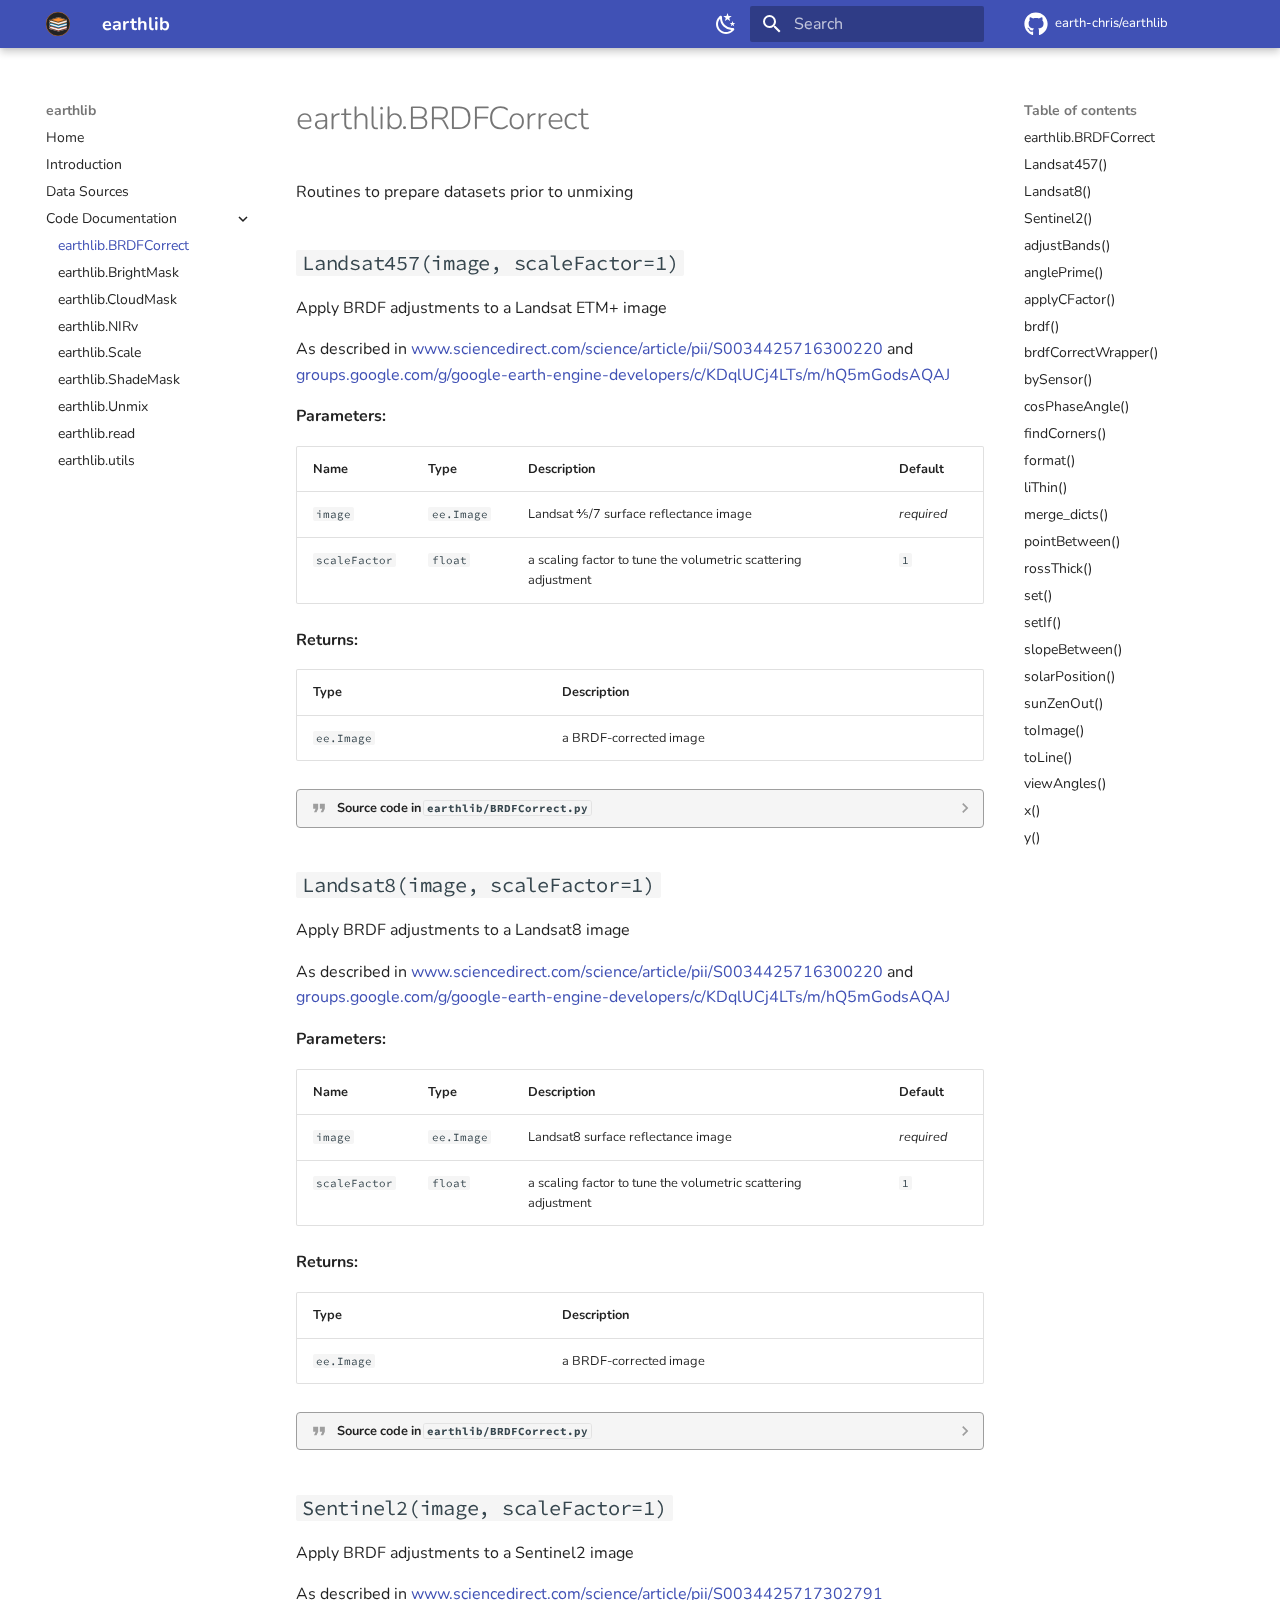
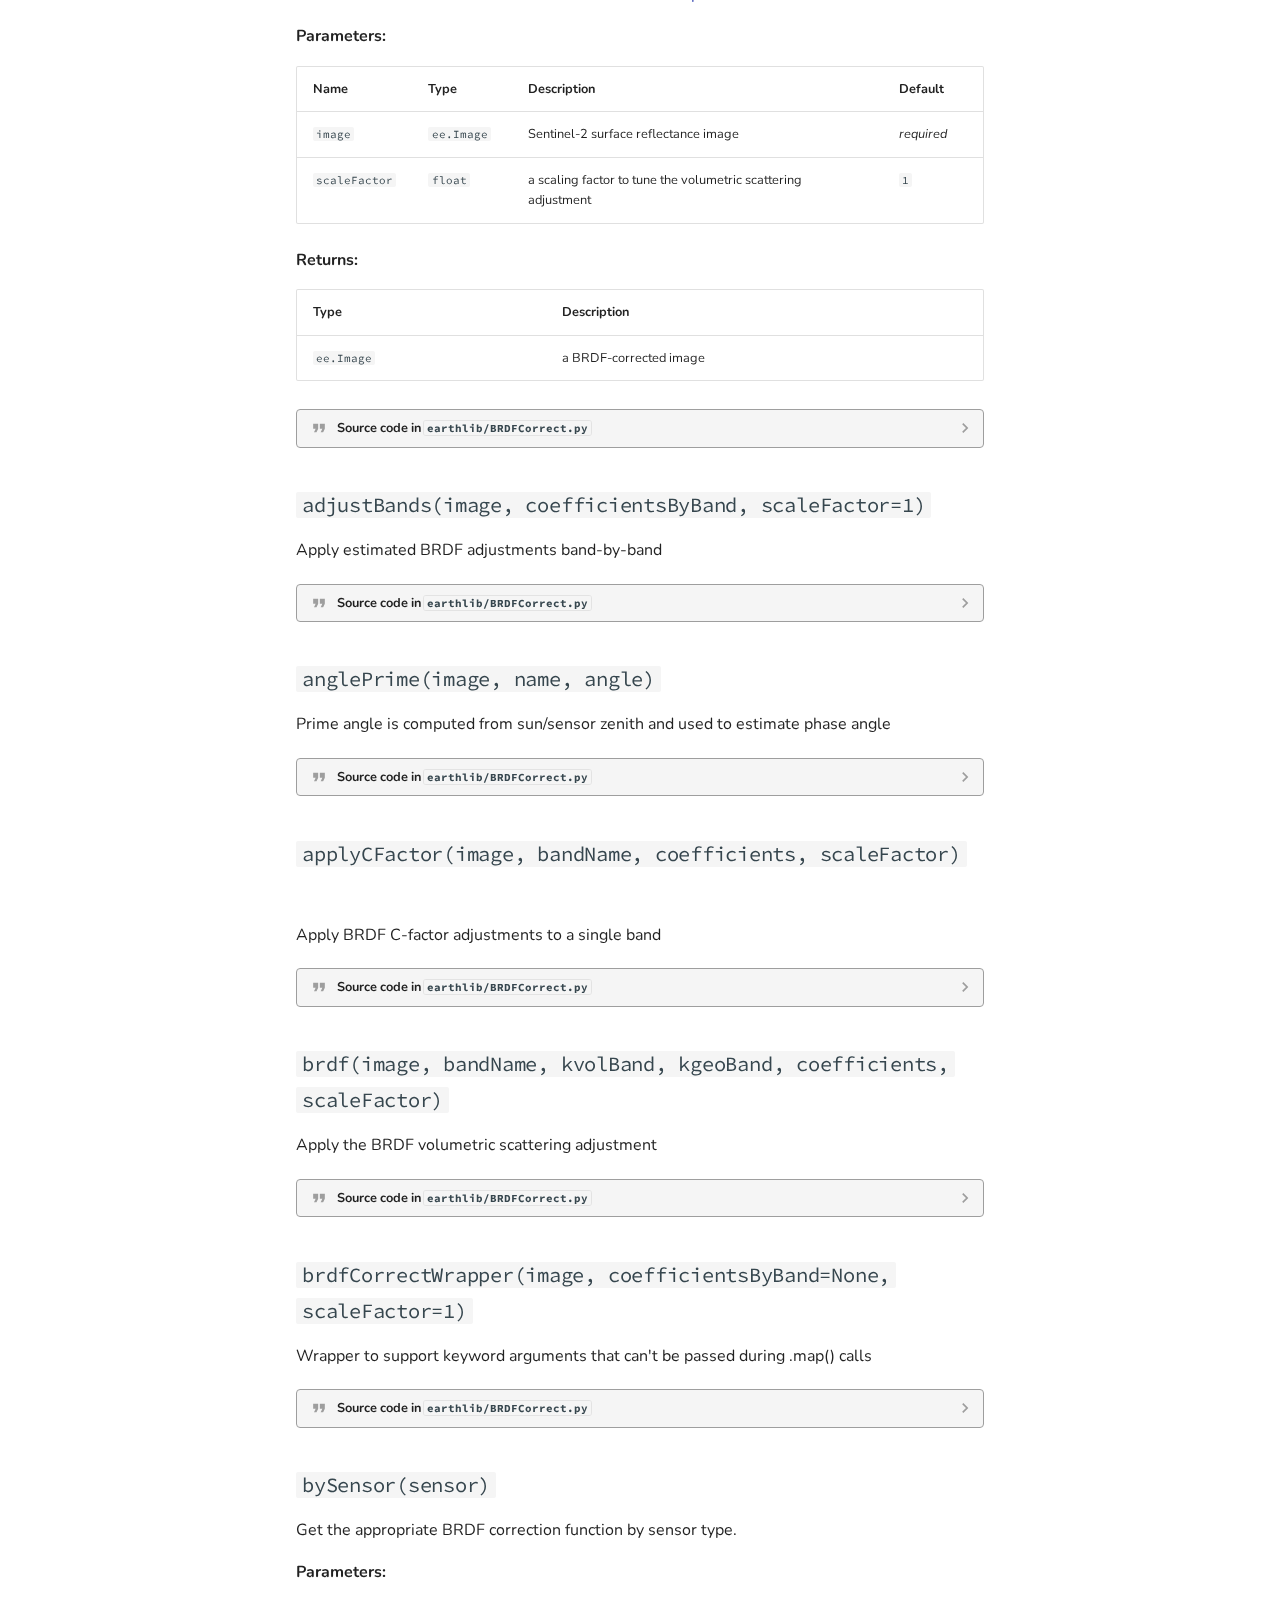
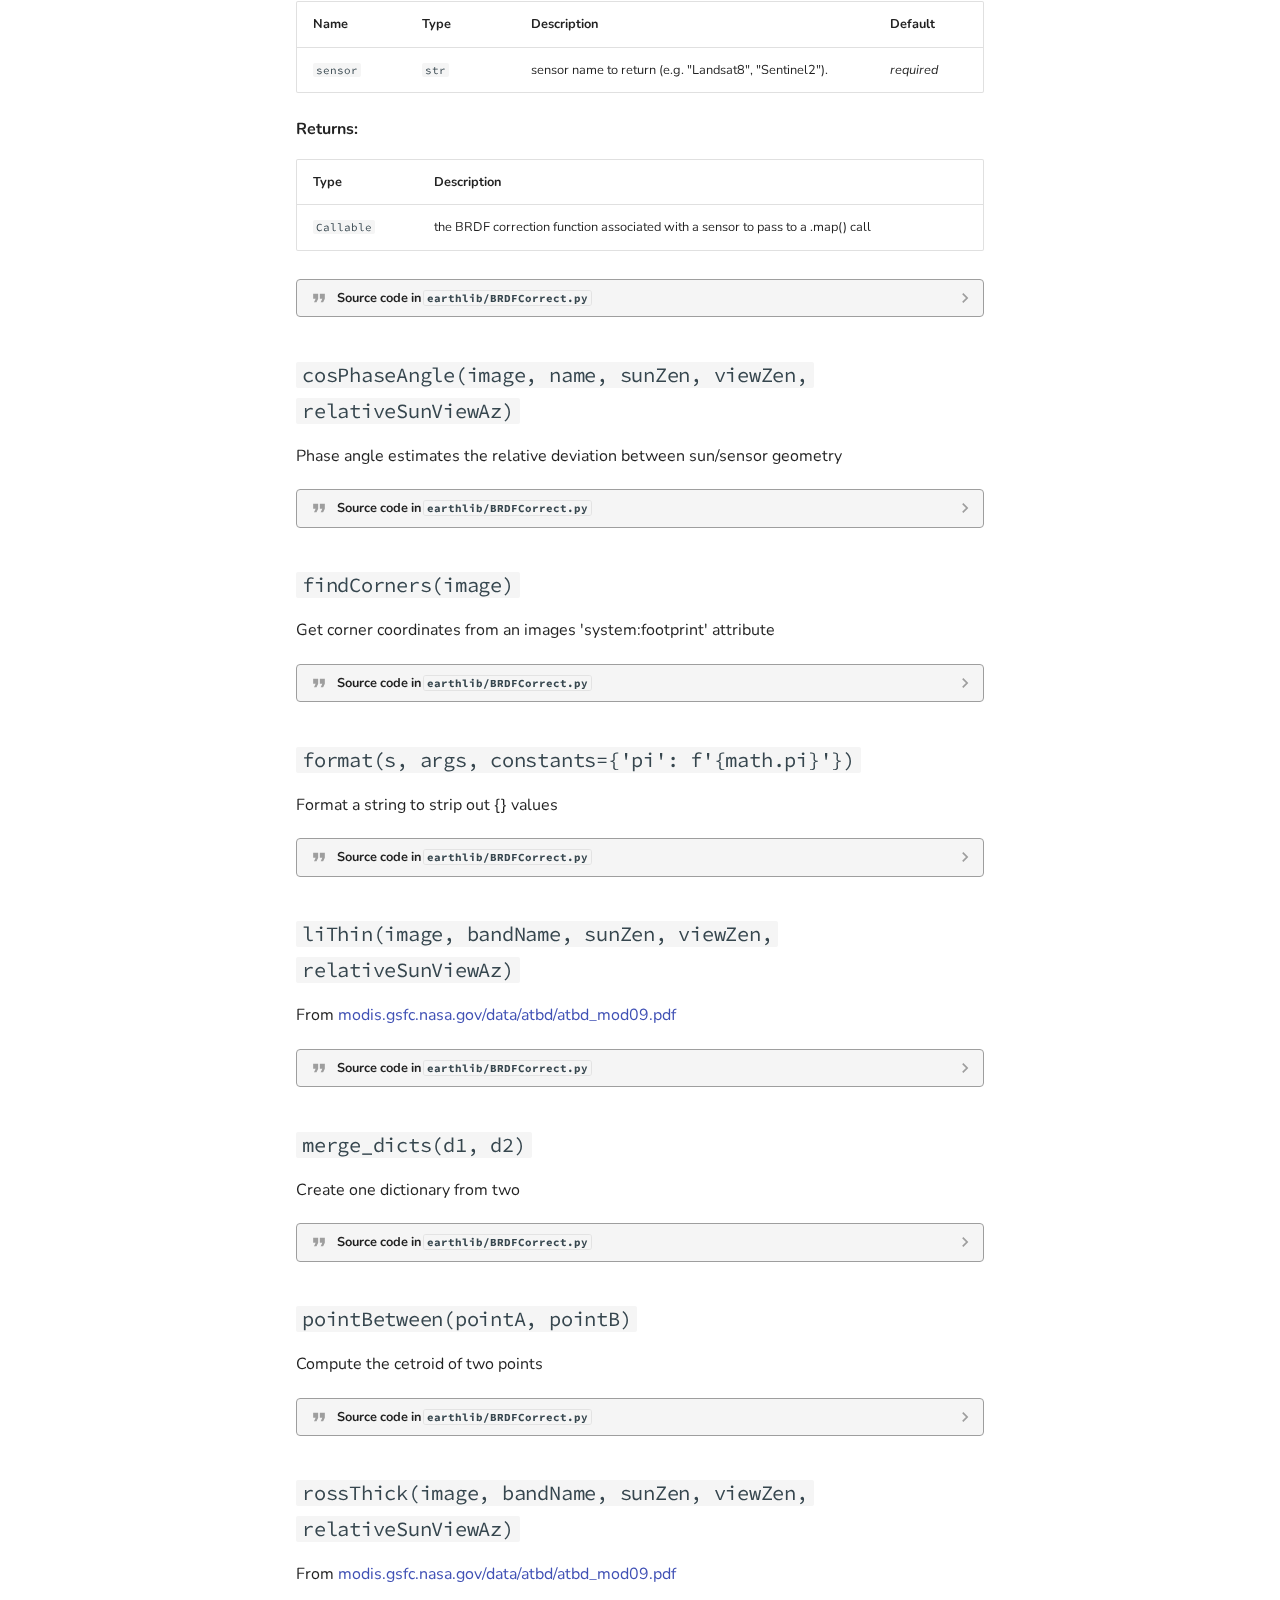
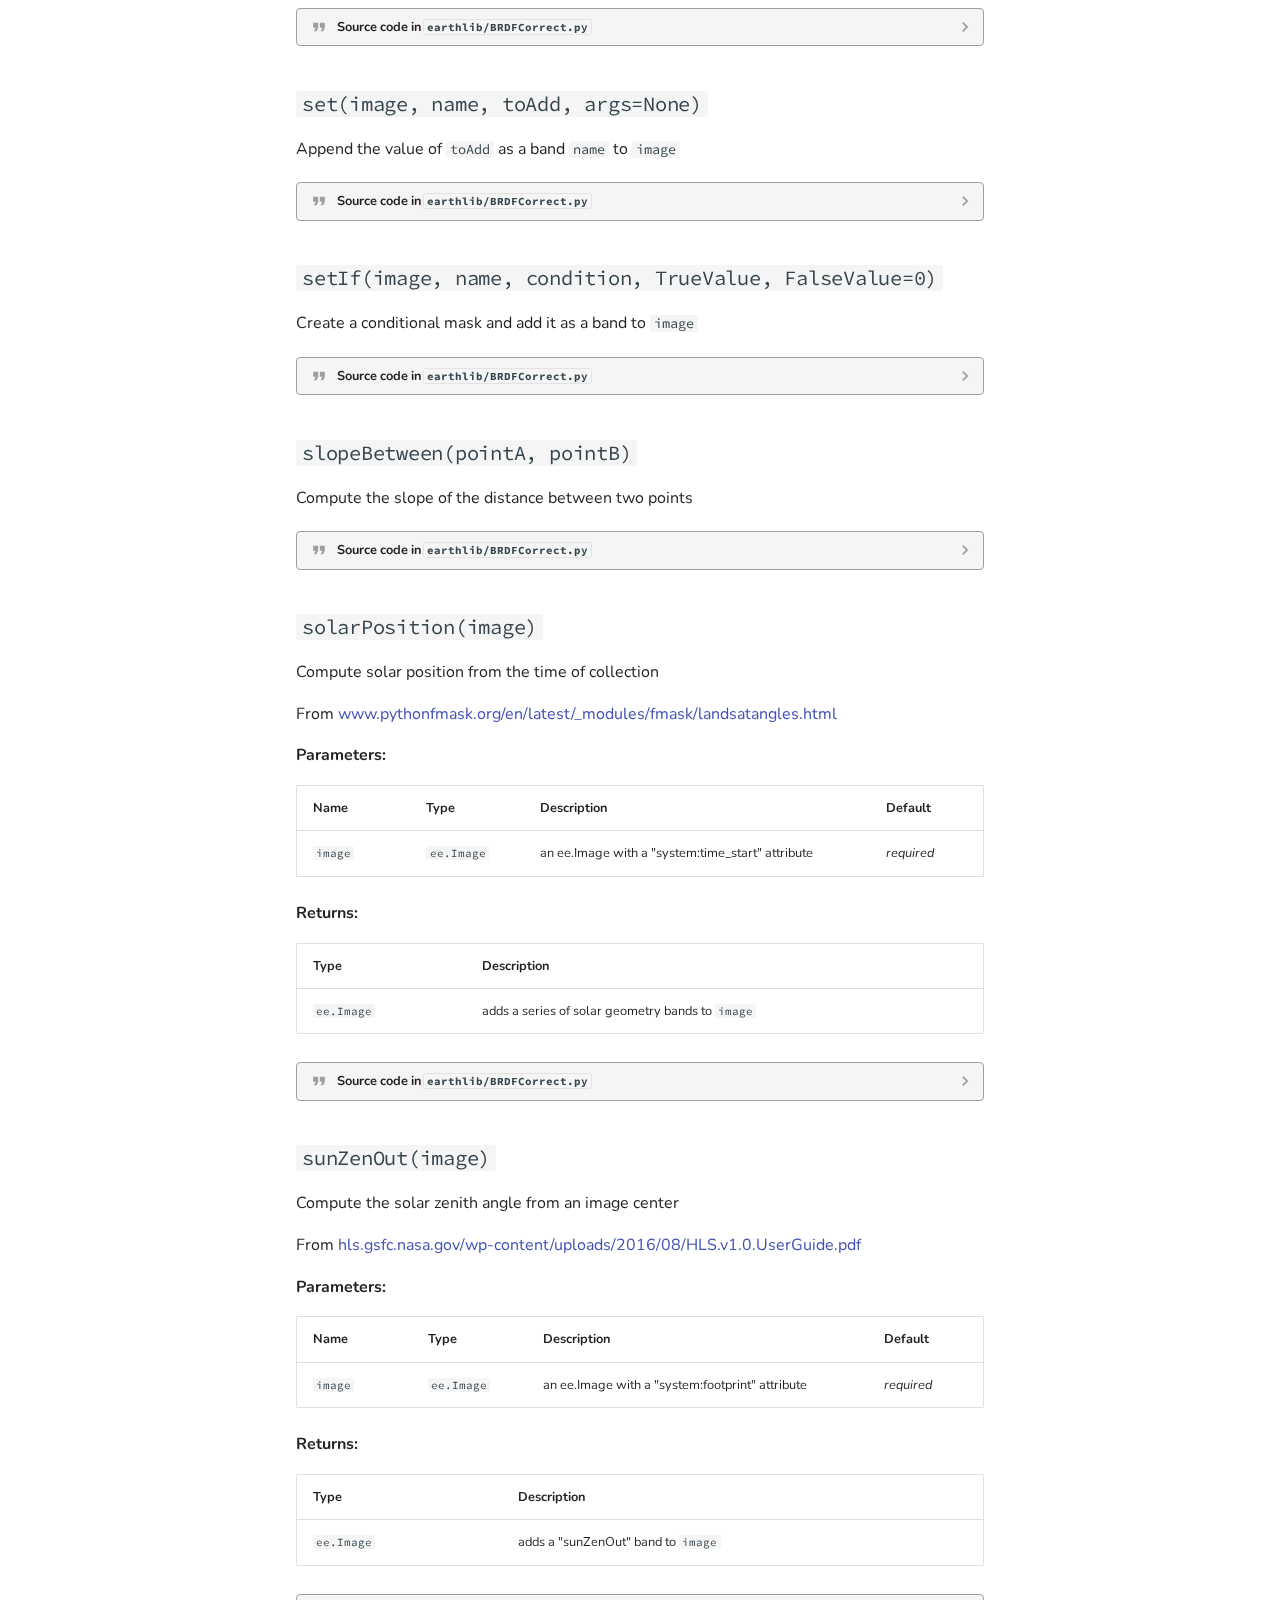
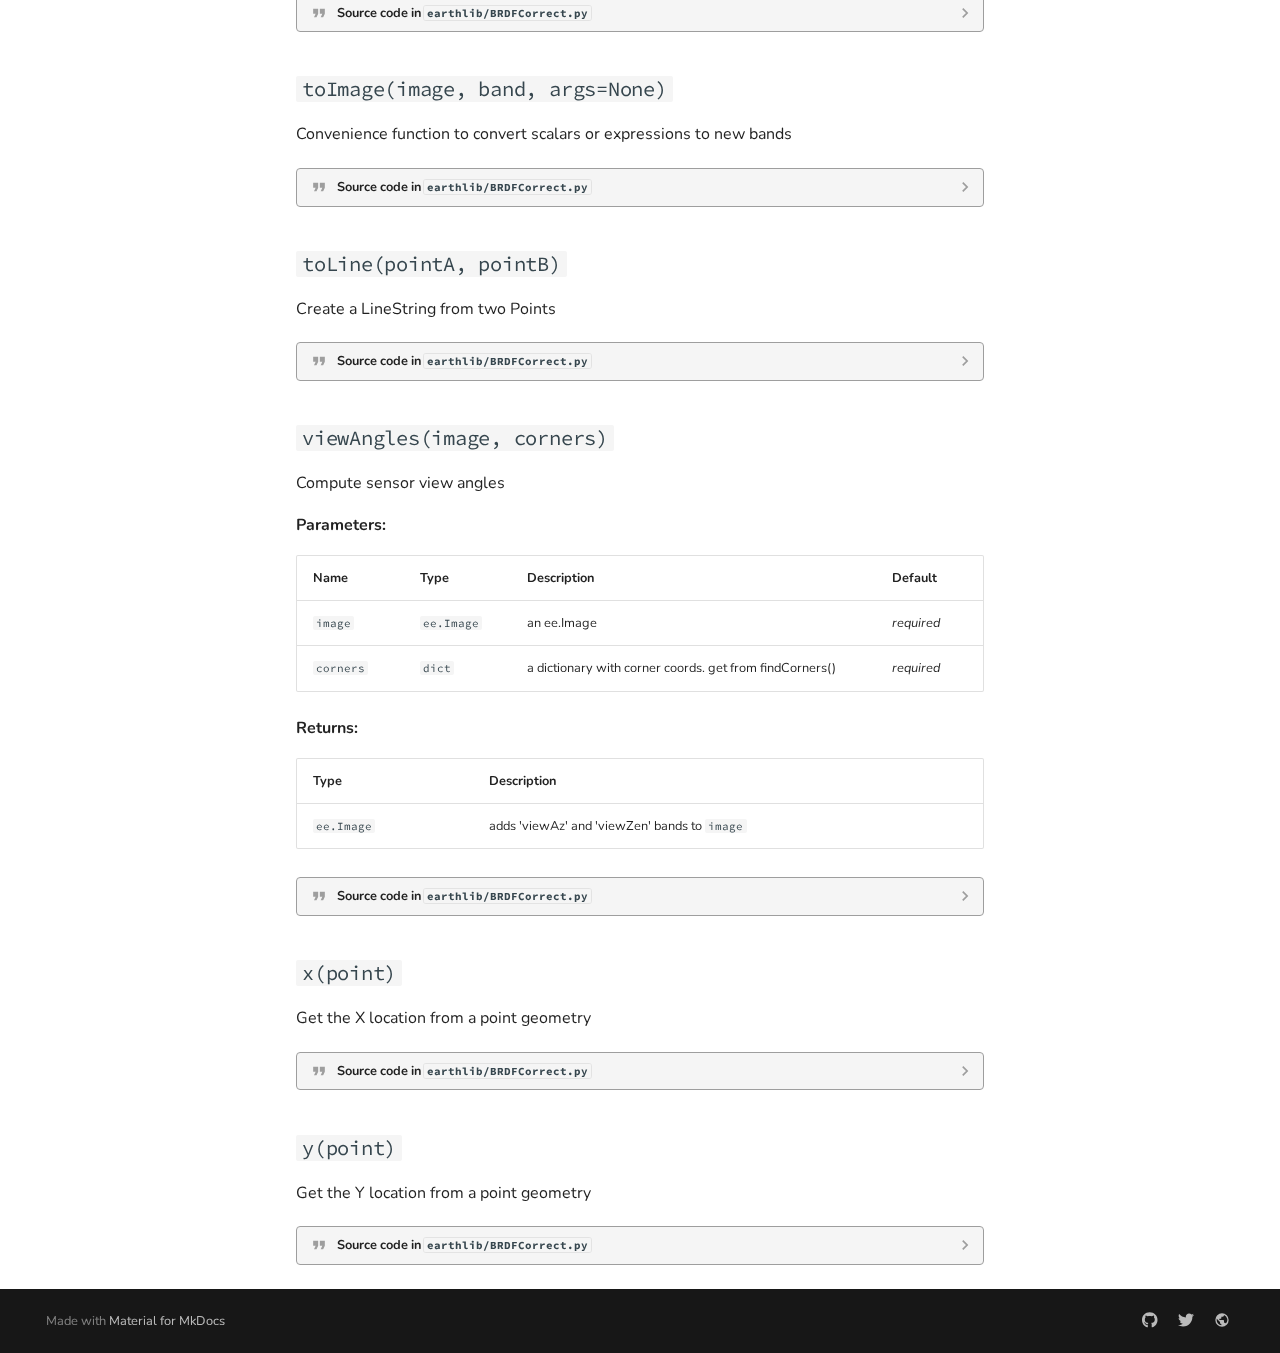
<file: module/BRDFCorrect/index.html>
<!doctype html>
<html lang="en" class="no-js">
  <head>
    
      <meta charset="utf-8">
      <meta name="viewport" content="width=device-width,initial-scale=1">
      
        <meta name="description" content="Spectral unmixing tools for satellite land cover mapping.">
      
      
      
        <link rel="canonical" href="https://earth-chris.github.io/earthlib/module/BRDFCorrect/">
      
      
        <link rel="prev" href="../../sources/">
      
      
        <link rel="next" href="../BrightMask/">
      
      
      <link rel="icon" href="../../img/favicon.png">
      <meta name="generator" content="mkdocs-1.5.2, mkdocs-material-9.2.7">
    
    
      
        <title>earthlib.BRDFCorrect - earthlib</title>
      
    
    
      <link rel="stylesheet" href="../../assets/stylesheets/main.046329b4.min.css">
      
        
        <link rel="stylesheet" href="../../assets/stylesheets/palette.85d0ee34.min.css">
      
      


    
    
      
    
    
      
        
        
        <link rel="preconnect" href="https://fonts.gstatic.com" crossorigin>
        <link rel="stylesheet" href="https://fonts.googleapis.com/css?family=Nunito:300,300i,400,400i,700,700i%7CSource+Code+Pro:400,400i,700,700i&display=fallback">
        <style>:root{--md-text-font:"Nunito";--md-code-font:"Source Code Pro"}</style>
      
    
    
      <link rel="stylesheet" href="../../assets/_mkdocstrings.css">
    
      <link rel="stylesheet" href="https://earth-chris.github.io/shared/mkdocs.css">
    
    <script>__md_scope=new URL("../..",location),__md_hash=e=>[...e].reduce((e,_)=>(e<<5)-e+_.charCodeAt(0),0),__md_get=(e,_=localStorage,t=__md_scope)=>JSON.parse(_.getItem(t.pathname+"."+e)),__md_set=(e,_,t=localStorage,a=__md_scope)=>{try{t.setItem(a.pathname+"."+e,JSON.stringify(_))}catch(e){}}</script>
    
      

    
    
    
  </head>
  
  
    
    
      
    
    
    
    
    <body dir="ltr" data-md-color-scheme="earthchris-light" data-md-color-primary="indigo" data-md-color-accent="indigo">
  
    
    
      <script>var palette=__md_get("__palette");if(palette&&"object"==typeof palette.color)for(var key of Object.keys(palette.color))document.body.setAttribute("data-md-color-"+key,palette.color[key])</script>
    
    <input class="md-toggle" data-md-toggle="drawer" type="checkbox" id="__drawer" autocomplete="off">
    <input class="md-toggle" data-md-toggle="search" type="checkbox" id="__search" autocomplete="off">
    <label class="md-overlay" for="__drawer"></label>
    <div data-md-component="skip">
      
        
        <a href="#earthlib.BRDFCorrect" class="md-skip">
          Skip to content
        </a>
      
    </div>
    <div data-md-component="announce">
      
    </div>
    
    
      

  

<header class="md-header md-header--shadow" data-md-component="header">
  <nav class="md-header__inner md-grid" aria-label="Header">
    <a href="../.." title="earthlib" class="md-header__button md-logo" aria-label="earthlib" data-md-component="logo">
      
  <img src="../../img/earthlib.svg" alt="logo">

    </a>
    <label class="md-header__button md-icon" for="__drawer">
      
      <svg xmlns="http://www.w3.org/2000/svg" viewBox="0 0 24 24"><path d="M3 6h18v2H3V6m0 5h18v2H3v-2m0 5h18v2H3v-2Z"/></svg>
    </label>
    <div class="md-header__title" data-md-component="header-title">
      <div class="md-header__ellipsis">
        <div class="md-header__topic">
          <span class="md-ellipsis">
            earthlib
          </span>
        </div>
        <div class="md-header__topic" data-md-component="header-topic">
          <span class="md-ellipsis">
            
              earthlib.BRDFCorrect
            
          </span>
        </div>
      </div>
    </div>
    
      
        <form class="md-header__option" data-md-component="palette">
  
    
    
    
    <input class="md-option" data-md-color-media="(prefers-color-scheme: light)" data-md-color-scheme="earthchris-light" data-md-color-primary="indigo" data-md-color-accent="indigo"  aria-label="Go dark"  type="radio" name="__palette" id="__palette_1">
    
      <label class="md-header__button md-icon" title="Go dark" for="__palette_2" hidden>
        <svg xmlns="http://www.w3.org/2000/svg" viewBox="0 0 24 24"><path d="m17.75 4.09-2.53 1.94.91 3.06-2.63-1.81-2.63 1.81.91-3.06-2.53-1.94L12.44 4l1.06-3 1.06 3 3.19.09m3.5 6.91-1.64 1.25.59 1.98-1.7-1.17-1.7 1.17.59-1.98L15.75 11l2.06-.05L18.5 9l.69 1.95 2.06.05m-2.28 4.95c.83-.08 1.72 1.1 1.19 1.85-.32.45-.66.87-1.08 1.27C15.17 23 8.84 23 4.94 19.07c-3.91-3.9-3.91-10.24 0-14.14.4-.4.82-.76 1.27-1.08.75-.53 1.93.36 1.85 1.19-.27 2.86.69 5.83 2.89 8.02a9.96 9.96 0 0 0 8.02 2.89m-1.64 2.02a12.08 12.08 0 0 1-7.8-3.47c-2.17-2.19-3.33-5-3.49-7.82-2.81 3.14-2.7 7.96.31 10.98 3.02 3.01 7.84 3.12 10.98.31Z"/></svg>
      </label>
    
  
    
    
    
    <input class="md-option" data-md-color-media="(prefers-color-scheme: dark)" data-md-color-scheme="slate" data-md-color-primary="indigo" data-md-color-accent="indigo"  aria-label="Go light"  type="radio" name="__palette" id="__palette_2">
    
      <label class="md-header__button md-icon" title="Go light" for="__palette_1" hidden>
        <svg xmlns="http://www.w3.org/2000/svg" viewBox="0 0 24 24"><path d="M12 7a5 5 0 0 1 5 5 5 5 0 0 1-5 5 5 5 0 0 1-5-5 5 5 0 0 1 5-5m0 2a3 3 0 0 0-3 3 3 3 0 0 0 3 3 3 3 0 0 0 3-3 3 3 0 0 0-3-3m0-7 2.39 3.42C13.65 5.15 12.84 5 12 5c-.84 0-1.65.15-2.39.42L12 2M3.34 7l4.16-.35A7.2 7.2 0 0 0 5.94 8.5c-.44.74-.69 1.5-.83 2.29L3.34 7m.02 10 1.76-3.77a7.131 7.131 0 0 0 2.38 4.14L3.36 17M20.65 7l-1.77 3.79a7.023 7.023 0 0 0-2.38-4.15l4.15.36m-.01 10-4.14.36c.59-.51 1.12-1.14 1.54-1.86.42-.73.69-1.5.83-2.29L20.64 17M12 22l-2.41-3.44c.74.27 1.55.44 2.41.44.82 0 1.63-.17 2.37-.44L12 22Z"/></svg>
      </label>
    
  
</form>
      
    
    
    
      <label class="md-header__button md-icon" for="__search">
        
        <svg xmlns="http://www.w3.org/2000/svg" viewBox="0 0 24 24"><path d="M9.5 3A6.5 6.5 0 0 1 16 9.5c0 1.61-.59 3.09-1.56 4.23l.27.27h.79l5 5-1.5 1.5-5-5v-.79l-.27-.27A6.516 6.516 0 0 1 9.5 16 6.5 6.5 0 0 1 3 9.5 6.5 6.5 0 0 1 9.5 3m0 2C7 5 5 7 5 9.5S7 14 9.5 14 14 12 14 9.5 12 5 9.5 5Z"/></svg>
      </label>
      <div class="md-search" data-md-component="search" role="dialog">
  <label class="md-search__overlay" for="__search"></label>
  <div class="md-search__inner" role="search">
    <form class="md-search__form" name="search">
      <input type="text" class="md-search__input" name="query" aria-label="Search" placeholder="Search" autocapitalize="off" autocorrect="off" autocomplete="off" spellcheck="false" data-md-component="search-query" required>
      <label class="md-search__icon md-icon" for="__search">
        
        <svg xmlns="http://www.w3.org/2000/svg" viewBox="0 0 24 24"><path d="M9.5 3A6.5 6.5 0 0 1 16 9.5c0 1.61-.59 3.09-1.56 4.23l.27.27h.79l5 5-1.5 1.5-5-5v-.79l-.27-.27A6.516 6.516 0 0 1 9.5 16 6.5 6.5 0 0 1 3 9.5 6.5 6.5 0 0 1 9.5 3m0 2C7 5 5 7 5 9.5S7 14 9.5 14 14 12 14 9.5 12 5 9.5 5Z"/></svg>
        
        <svg xmlns="http://www.w3.org/2000/svg" viewBox="0 0 24 24"><path d="M20 11v2H8l5.5 5.5-1.42 1.42L4.16 12l7.92-7.92L13.5 5.5 8 11h12Z"/></svg>
      </label>
      <nav class="md-search__options" aria-label="Search">
        
        <button type="reset" class="md-search__icon md-icon" title="Clear" aria-label="Clear" tabindex="-1">
          
          <svg xmlns="http://www.w3.org/2000/svg" viewBox="0 0 24 24"><path d="M19 6.41 17.59 5 12 10.59 6.41 5 5 6.41 10.59 12 5 17.59 6.41 19 12 13.41 17.59 19 19 17.59 13.41 12 19 6.41Z"/></svg>
        </button>
      </nav>
      
    </form>
    <div class="md-search__output">
      <div class="md-search__scrollwrap" data-md-scrollfix>
        <div class="md-search-result" data-md-component="search-result">
          <div class="md-search-result__meta">
            Initializing search
          </div>
          <ol class="md-search-result__list" role="presentation"></ol>
        </div>
      </div>
    </div>
  </div>
</div>
    
    
      <div class="md-header__source">
        <a href="https://github.com/earth-chris/earthlib" title="Go to repository" class="md-source" data-md-component="source">
  <div class="md-source__icon md-icon">
    
    <svg xmlns="http://www.w3.org/2000/svg" viewBox="0 0 496 512"><!--! Font Awesome Free 6.4.2 by @fontawesome - https://fontawesome.com License - https://fontawesome.com/license/free (Icons: CC BY 4.0, Fonts: SIL OFL 1.1, Code: MIT License) Copyright 2023 Fonticons, Inc.--><path d="M165.9 397.4c0 2-2.3 3.6-5.2 3.6-3.3.3-5.6-1.3-5.6-3.6 0-2 2.3-3.6 5.2-3.6 3-.3 5.6 1.3 5.6 3.6zm-31.1-4.5c-.7 2 1.3 4.3 4.3 4.9 2.6 1 5.6 0 6.2-2s-1.3-4.3-4.3-5.2c-2.6-.7-5.5.3-6.2 2.3zm44.2-1.7c-2.9.7-4.9 2.6-4.6 4.9.3 2 2.9 3.3 5.9 2.6 2.9-.7 4.9-2.6 4.6-4.6-.3-1.9-3-3.2-5.9-2.9zM244.8 8C106.1 8 0 113.3 0 252c0 110.9 69.8 205.8 169.5 239.2 12.8 2.3 17.3-5.6 17.3-12.1 0-6.2-.3-40.4-.3-61.4 0 0-70 15-84.7-29.8 0 0-11.4-29.1-27.8-36.6 0 0-22.9-15.7 1.6-15.4 0 0 24.9 2 38.6 25.8 21.9 38.6 58.6 27.5 72.9 20.9 2.3-16 8.8-27.1 16-33.7-55.9-6.2-112.3-14.3-112.3-110.5 0-27.5 7.6-41.3 23.6-58.9-2.6-6.5-11.1-33.3 2.6-67.9 20.9-6.5 69 27 69 27 20-5.6 41.5-8.5 62.8-8.5s42.8 2.9 62.8 8.5c0 0 48.1-33.6 69-27 13.7 34.7 5.2 61.4 2.6 67.9 16 17.7 25.8 31.5 25.8 58.9 0 96.5-58.9 104.2-114.8 110.5 9.2 7.9 17 22.9 17 46.4 0 33.7-.3 75.4-.3 83.6 0 6.5 4.6 14.4 17.3 12.1C428.2 457.8 496 362.9 496 252 496 113.3 383.5 8 244.8 8zM97.2 352.9c-1.3 1-1 3.3.7 5.2 1.6 1.6 3.9 2.3 5.2 1 1.3-1 1-3.3-.7-5.2-1.6-1.6-3.9-2.3-5.2-1zm-10.8-8.1c-.7 1.3.3 2.9 2.3 3.9 1.6 1 3.6.7 4.3-.7.7-1.3-.3-2.9-2.3-3.9-2-.6-3.6-.3-4.3.7zm32.4 35.6c-1.6 1.3-1 4.3 1.3 6.2 2.3 2.3 5.2 2.6 6.5 1 1.3-1.3.7-4.3-1.3-6.2-2.2-2.3-5.2-2.6-6.5-1zm-11.4-14.7c-1.6 1-1.6 3.6 0 5.9 1.6 2.3 4.3 3.3 5.6 2.3 1.6-1.3 1.6-3.9 0-6.2-1.4-2.3-4-3.3-5.6-2z"/></svg>
  </div>
  <div class="md-source__repository">
    earth-chris/earthlib
  </div>
</a>
      </div>
    
  </nav>
  
</header>
    
    <div class="md-container" data-md-component="container">
      
      
        
          
        
      
      <main class="md-main" data-md-component="main">
        <div class="md-main__inner md-grid">
          
            
              
              <div class="md-sidebar md-sidebar--primary" data-md-component="sidebar" data-md-type="navigation" >
                <div class="md-sidebar__scrollwrap">
                  <div class="md-sidebar__inner">
                    



<nav class="md-nav md-nav--primary" aria-label="Navigation" data-md-level="0">
  <label class="md-nav__title" for="__drawer">
    <a href="../.." title="earthlib" class="md-nav__button md-logo" aria-label="earthlib" data-md-component="logo">
      
  <img src="../../img/earthlib.svg" alt="logo">

    </a>
    earthlib
  </label>
  
    <div class="md-nav__source">
      <a href="https://github.com/earth-chris/earthlib" title="Go to repository" class="md-source" data-md-component="source">
  <div class="md-source__icon md-icon">
    
    <svg xmlns="http://www.w3.org/2000/svg" viewBox="0 0 496 512"><!--! Font Awesome Free 6.4.2 by @fontawesome - https://fontawesome.com License - https://fontawesome.com/license/free (Icons: CC BY 4.0, Fonts: SIL OFL 1.1, Code: MIT License) Copyright 2023 Fonticons, Inc.--><path d="M165.9 397.4c0 2-2.3 3.6-5.2 3.6-3.3.3-5.6-1.3-5.6-3.6 0-2 2.3-3.6 5.2-3.6 3-.3 5.6 1.3 5.6 3.6zm-31.1-4.5c-.7 2 1.3 4.3 4.3 4.9 2.6 1 5.6 0 6.2-2s-1.3-4.3-4.3-5.2c-2.6-.7-5.5.3-6.2 2.3zm44.2-1.7c-2.9.7-4.9 2.6-4.6 4.9.3 2 2.9 3.3 5.9 2.6 2.9-.7 4.9-2.6 4.6-4.6-.3-1.9-3-3.2-5.9-2.9zM244.8 8C106.1 8 0 113.3 0 252c0 110.9 69.8 205.8 169.5 239.2 12.8 2.3 17.3-5.6 17.3-12.1 0-6.2-.3-40.4-.3-61.4 0 0-70 15-84.7-29.8 0 0-11.4-29.1-27.8-36.6 0 0-22.9-15.7 1.6-15.4 0 0 24.9 2 38.6 25.8 21.9 38.6 58.6 27.5 72.9 20.9 2.3-16 8.8-27.1 16-33.7-55.9-6.2-112.3-14.3-112.3-110.5 0-27.5 7.6-41.3 23.6-58.9-2.6-6.5-11.1-33.3 2.6-67.9 20.9-6.5 69 27 69 27 20-5.6 41.5-8.5 62.8-8.5s42.8 2.9 62.8 8.5c0 0 48.1-33.6 69-27 13.7 34.7 5.2 61.4 2.6 67.9 16 17.7 25.8 31.5 25.8 58.9 0 96.5-58.9 104.2-114.8 110.5 9.2 7.9 17 22.9 17 46.4 0 33.7-.3 75.4-.3 83.6 0 6.5 4.6 14.4 17.3 12.1C428.2 457.8 496 362.9 496 252 496 113.3 383.5 8 244.8 8zM97.2 352.9c-1.3 1-1 3.3.7 5.2 1.6 1.6 3.9 2.3 5.2 1 1.3-1 1-3.3-.7-5.2-1.6-1.6-3.9-2.3-5.2-1zm-10.8-8.1c-.7 1.3.3 2.9 2.3 3.9 1.6 1 3.6.7 4.3-.7.7-1.3-.3-2.9-2.3-3.9-2-.6-3.6-.3-4.3.7zm32.4 35.6c-1.6 1.3-1 4.3 1.3 6.2 2.3 2.3 5.2 2.6 6.5 1 1.3-1.3.7-4.3-1.3-6.2-2.2-2.3-5.2-2.6-6.5-1zm-11.4-14.7c-1.6 1-1.6 3.6 0 5.9 1.6 2.3 4.3 3.3 5.6 2.3 1.6-1.3 1.6-3.9 0-6.2-1.4-2.3-4-3.3-5.6-2z"/></svg>
  </div>
  <div class="md-source__repository">
    earth-chris/earthlib
  </div>
</a>
    </div>
  
  <ul class="md-nav__list" data-md-scrollfix>
    
      
      
  
  
  
    <li class="md-nav__item">
      <a href="../.." class="md-nav__link">
        
  
  <span class="md-ellipsis">
    Home
  </span>
  

      </a>
    </li>
  

    
      
      
  
  
  
    <li class="md-nav__item">
      <a href="../../introduction/" class="md-nav__link">
        
  
  <span class="md-ellipsis">
    Introduction
  </span>
  

      </a>
    </li>
  

    
      
      
  
  
  
    <li class="md-nav__item">
      <a href="../../sources/" class="md-nav__link">
        
  
  <span class="md-ellipsis">
    Data Sources
  </span>
  

      </a>
    </li>
  

    
      
      
  
  
    
  
  
    
    
    
    <li class="md-nav__item md-nav__item--active md-nav__item--nested">
      
        
        
        
        
        <input class="md-nav__toggle md-toggle " type="checkbox" id="__nav_4" checked>
        
          <label class="md-nav__link" for="__nav_4" id="__nav_4_label" tabindex="0">
            
  
  <span class="md-ellipsis">
    Code Documentation
  </span>
  

            <span class="md-nav__icon md-icon"></span>
          </label>
        
        <nav class="md-nav" data-md-level="1" aria-labelledby="__nav_4_label" aria-expanded="true">
          <label class="md-nav__title" for="__nav_4">
            <span class="md-nav__icon md-icon"></span>
            Code Documentation
          </label>
          <ul class="md-nav__list" data-md-scrollfix>
            
              
                
  
  
    
  
  
    <li class="md-nav__item md-nav__item--active">
      
      <input class="md-nav__toggle md-toggle" type="checkbox" id="__toc">
      
      
      
        <label class="md-nav__link md-nav__link--active" for="__toc">
          
  
  <span class="md-ellipsis">
    earthlib.BRDFCorrect
  </span>
  

          <span class="md-nav__icon md-icon"></span>
        </label>
      
      <a href="./" class="md-nav__link md-nav__link--active">
        
  
  <span class="md-ellipsis">
    earthlib.BRDFCorrect
  </span>
  

      </a>
      
        

<nav class="md-nav md-nav--secondary" aria-label="Table of contents">
  
  
  
  
    <label class="md-nav__title" for="__toc">
      <span class="md-nav__icon md-icon"></span>
      Table of contents
    </label>
    <ul class="md-nav__list" data-md-component="toc" data-md-scrollfix>
      
        <li class="md-nav__item">
  <a href="#earthlib.BRDFCorrect" class="md-nav__link">
    earthlib.BRDFCorrect
  </a>
  
</li>
      
        <li class="md-nav__item">
  <a href="#earthlib.BRDFCorrect.Landsat457" class="md-nav__link">
    Landsat457()
  </a>
  
</li>
      
        <li class="md-nav__item">
  <a href="#earthlib.BRDFCorrect.Landsat8" class="md-nav__link">
    Landsat8()
  </a>
  
</li>
      
        <li class="md-nav__item">
  <a href="#earthlib.BRDFCorrect.Sentinel2" class="md-nav__link">
    Sentinel2()
  </a>
  
</li>
      
        <li class="md-nav__item">
  <a href="#earthlib.BRDFCorrect.adjustBands" class="md-nav__link">
    adjustBands()
  </a>
  
</li>
      
        <li class="md-nav__item">
  <a href="#earthlib.BRDFCorrect.anglePrime" class="md-nav__link">
    anglePrime()
  </a>
  
</li>
      
        <li class="md-nav__item">
  <a href="#earthlib.BRDFCorrect.applyCFactor" class="md-nav__link">
    applyCFactor()
  </a>
  
</li>
      
        <li class="md-nav__item">
  <a href="#earthlib.BRDFCorrect.brdf" class="md-nav__link">
    brdf()
  </a>
  
</li>
      
        <li class="md-nav__item">
  <a href="#earthlib.BRDFCorrect.brdfCorrectWrapper" class="md-nav__link">
    brdfCorrectWrapper()
  </a>
  
</li>
      
        <li class="md-nav__item">
  <a href="#earthlib.BRDFCorrect.bySensor" class="md-nav__link">
    bySensor()
  </a>
  
</li>
      
        <li class="md-nav__item">
  <a href="#earthlib.BRDFCorrect.cosPhaseAngle" class="md-nav__link">
    cosPhaseAngle()
  </a>
  
</li>
      
        <li class="md-nav__item">
  <a href="#earthlib.BRDFCorrect.findCorners" class="md-nav__link">
    findCorners()
  </a>
  
</li>
      
        <li class="md-nav__item">
  <a href="#earthlib.BRDFCorrect.format" class="md-nav__link">
    format()
  </a>
  
</li>
      
        <li class="md-nav__item">
  <a href="#earthlib.BRDFCorrect.liThin" class="md-nav__link">
    liThin()
  </a>
  
</li>
      
        <li class="md-nav__item">
  <a href="#earthlib.BRDFCorrect.merge_dicts" class="md-nav__link">
    merge_dicts()
  </a>
  
</li>
      
        <li class="md-nav__item">
  <a href="#earthlib.BRDFCorrect.pointBetween" class="md-nav__link">
    pointBetween()
  </a>
  
</li>
      
        <li class="md-nav__item">
  <a href="#earthlib.BRDFCorrect.rossThick" class="md-nav__link">
    rossThick()
  </a>
  
</li>
      
        <li class="md-nav__item">
  <a href="#earthlib.BRDFCorrect.set" class="md-nav__link">
    set()
  </a>
  
</li>
      
        <li class="md-nav__item">
  <a href="#earthlib.BRDFCorrect.setIf" class="md-nav__link">
    setIf()
  </a>
  
</li>
      
        <li class="md-nav__item">
  <a href="#earthlib.BRDFCorrect.slopeBetween" class="md-nav__link">
    slopeBetween()
  </a>
  
</li>
      
        <li class="md-nav__item">
  <a href="#earthlib.BRDFCorrect.solarPosition" class="md-nav__link">
    solarPosition()
  </a>
  
</li>
      
        <li class="md-nav__item">
  <a href="#earthlib.BRDFCorrect.sunZenOut" class="md-nav__link">
    sunZenOut()
  </a>
  
</li>
      
        <li class="md-nav__item">
  <a href="#earthlib.BRDFCorrect.toImage" class="md-nav__link">
    toImage()
  </a>
  
</li>
      
        <li class="md-nav__item">
  <a href="#earthlib.BRDFCorrect.toLine" class="md-nav__link">
    toLine()
  </a>
  
</li>
      
        <li class="md-nav__item">
  <a href="#earthlib.BRDFCorrect.viewAngles" class="md-nav__link">
    viewAngles()
  </a>
  
</li>
      
        <li class="md-nav__item">
  <a href="#earthlib.BRDFCorrect.x" class="md-nav__link">
    x()
  </a>
  
</li>
      
        <li class="md-nav__item">
  <a href="#earthlib.BRDFCorrect.y" class="md-nav__link">
    y()
  </a>
  
</li>
      
    </ul>
  
</nav>
      
    </li>
  

              
            
              
                
  
  
  
    <li class="md-nav__item">
      <a href="../BrightMask/" class="md-nav__link">
        
  
  <span class="md-ellipsis">
    earthlib.BrightMask
  </span>
  

      </a>
    </li>
  

              
            
              
                
  
  
  
    <li class="md-nav__item">
      <a href="../CloudMask/" class="md-nav__link">
        
  
  <span class="md-ellipsis">
    earthlib.CloudMask
  </span>
  

      </a>
    </li>
  

              
            
              
                
  
  
  
    <li class="md-nav__item">
      <a href="../NIRv/" class="md-nav__link">
        
  
  <span class="md-ellipsis">
    earthlib.NIRv
  </span>
  

      </a>
    </li>
  

              
            
              
                
  
  
  
    <li class="md-nav__item">
      <a href="../Scale/" class="md-nav__link">
        
  
  <span class="md-ellipsis">
    earthlib.Scale
  </span>
  

      </a>
    </li>
  

              
            
              
                
  
  
  
    <li class="md-nav__item">
      <a href="../ShadeMask/" class="md-nav__link">
        
  
  <span class="md-ellipsis">
    earthlib.ShadeMask
  </span>
  

      </a>
    </li>
  

              
            
              
                
  
  
  
    <li class="md-nav__item">
      <a href="../Unmix/" class="md-nav__link">
        
  
  <span class="md-ellipsis">
    earthlib.Unmix
  </span>
  

      </a>
    </li>
  

              
            
              
                
  
  
  
    <li class="md-nav__item">
      <a href="../read/" class="md-nav__link">
        
  
  <span class="md-ellipsis">
    earthlib.read
  </span>
  

      </a>
    </li>
  

              
            
              
                
  
  
  
    <li class="md-nav__item">
      <a href="../utils/" class="md-nav__link">
        
  
  <span class="md-ellipsis">
    earthlib.utils
  </span>
  

      </a>
    </li>
  

              
            
          </ul>
        </nav>
      
    </li>
  

    
  </ul>
</nav>
                  </div>
                </div>
              </div>
            
            
              
              <div class="md-sidebar md-sidebar--secondary" data-md-component="sidebar" data-md-type="toc" >
                <div class="md-sidebar__scrollwrap">
                  <div class="md-sidebar__inner">
                    

<nav class="md-nav md-nav--secondary" aria-label="Table of contents">
  
  
  
  
    <label class="md-nav__title" for="__toc">
      <span class="md-nav__icon md-icon"></span>
      Table of contents
    </label>
    <ul class="md-nav__list" data-md-component="toc" data-md-scrollfix>
      
        <li class="md-nav__item">
  <a href="#earthlib.BRDFCorrect" class="md-nav__link">
    earthlib.BRDFCorrect
  </a>
  
</li>
      
        <li class="md-nav__item">
  <a href="#earthlib.BRDFCorrect.Landsat457" class="md-nav__link">
    Landsat457()
  </a>
  
</li>
      
        <li class="md-nav__item">
  <a href="#earthlib.BRDFCorrect.Landsat8" class="md-nav__link">
    Landsat8()
  </a>
  
</li>
      
        <li class="md-nav__item">
  <a href="#earthlib.BRDFCorrect.Sentinel2" class="md-nav__link">
    Sentinel2()
  </a>
  
</li>
      
        <li class="md-nav__item">
  <a href="#earthlib.BRDFCorrect.adjustBands" class="md-nav__link">
    adjustBands()
  </a>
  
</li>
      
        <li class="md-nav__item">
  <a href="#earthlib.BRDFCorrect.anglePrime" class="md-nav__link">
    anglePrime()
  </a>
  
</li>
      
        <li class="md-nav__item">
  <a href="#earthlib.BRDFCorrect.applyCFactor" class="md-nav__link">
    applyCFactor()
  </a>
  
</li>
      
        <li class="md-nav__item">
  <a href="#earthlib.BRDFCorrect.brdf" class="md-nav__link">
    brdf()
  </a>
  
</li>
      
        <li class="md-nav__item">
  <a href="#earthlib.BRDFCorrect.brdfCorrectWrapper" class="md-nav__link">
    brdfCorrectWrapper()
  </a>
  
</li>
      
        <li class="md-nav__item">
  <a href="#earthlib.BRDFCorrect.bySensor" class="md-nav__link">
    bySensor()
  </a>
  
</li>
      
        <li class="md-nav__item">
  <a href="#earthlib.BRDFCorrect.cosPhaseAngle" class="md-nav__link">
    cosPhaseAngle()
  </a>
  
</li>
      
        <li class="md-nav__item">
  <a href="#earthlib.BRDFCorrect.findCorners" class="md-nav__link">
    findCorners()
  </a>
  
</li>
      
        <li class="md-nav__item">
  <a href="#earthlib.BRDFCorrect.format" class="md-nav__link">
    format()
  </a>
  
</li>
      
        <li class="md-nav__item">
  <a href="#earthlib.BRDFCorrect.liThin" class="md-nav__link">
    liThin()
  </a>
  
</li>
      
        <li class="md-nav__item">
  <a href="#earthlib.BRDFCorrect.merge_dicts" class="md-nav__link">
    merge_dicts()
  </a>
  
</li>
      
        <li class="md-nav__item">
  <a href="#earthlib.BRDFCorrect.pointBetween" class="md-nav__link">
    pointBetween()
  </a>
  
</li>
      
        <li class="md-nav__item">
  <a href="#earthlib.BRDFCorrect.rossThick" class="md-nav__link">
    rossThick()
  </a>
  
</li>
      
        <li class="md-nav__item">
  <a href="#earthlib.BRDFCorrect.set" class="md-nav__link">
    set()
  </a>
  
</li>
      
        <li class="md-nav__item">
  <a href="#earthlib.BRDFCorrect.setIf" class="md-nav__link">
    setIf()
  </a>
  
</li>
      
        <li class="md-nav__item">
  <a href="#earthlib.BRDFCorrect.slopeBetween" class="md-nav__link">
    slopeBetween()
  </a>
  
</li>
      
        <li class="md-nav__item">
  <a href="#earthlib.BRDFCorrect.solarPosition" class="md-nav__link">
    solarPosition()
  </a>
  
</li>
      
        <li class="md-nav__item">
  <a href="#earthlib.BRDFCorrect.sunZenOut" class="md-nav__link">
    sunZenOut()
  </a>
  
</li>
      
        <li class="md-nav__item">
  <a href="#earthlib.BRDFCorrect.toImage" class="md-nav__link">
    toImage()
  </a>
  
</li>
      
        <li class="md-nav__item">
  <a href="#earthlib.BRDFCorrect.toLine" class="md-nav__link">
    toLine()
  </a>
  
</li>
      
        <li class="md-nav__item">
  <a href="#earthlib.BRDFCorrect.viewAngles" class="md-nav__link">
    viewAngles()
  </a>
  
</li>
      
        <li class="md-nav__item">
  <a href="#earthlib.BRDFCorrect.x" class="md-nav__link">
    x()
  </a>
  
</li>
      
        <li class="md-nav__item">
  <a href="#earthlib.BRDFCorrect.y" class="md-nav__link">
    y()
  </a>
  
</li>
      
    </ul>
  
</nav>
                  </div>
                </div>
              </div>
            
          
          
            <div class="md-content" data-md-component="content">
              <article class="md-content__inner md-typeset">
                
                  

  
  


  <h1>earthlib.BRDFCorrect</h1>

<div class="doc doc-object doc-module">


<a id="earthlib.BRDFCorrect"></a>
  <div class="doc doc-contents first">
  
      <p>Routines to prepare datasets prior to unmixing</p>

  

  <div class="doc doc-children">









<div class="doc doc-object doc-function">



<h2 class="doc doc-heading" id="earthlib.BRDFCorrect.Landsat457">
<code class="codehilite language-python"><span class="n">Landsat457</span><span class="p">(</span><span class="n">image</span><span class="p">,</span> <span class="n">scaleFactor</span><span class="o">=</span><span class="mi">1</span><span class="p">)</span></code>

<a class="headerlink" href="#earthlib.BRDFCorrect.Landsat457" title="Permanent link">&para;</a></h2>


  <div class="doc doc-contents ">
  
      <p>Apply BRDF adjustments to a Landsat ETM+ image</p>
<p>As described in <a href="https://www.sciencedirect.com/science/article/pii/S0034425716300220">www.sciencedirect.com/science/article/pii/S0034425716300220</a>
    and <a href="https://groups.google.com/g/google-earth-engine-developers/c/KDqlUCj4LTs/m/hQ5mGodsAQAJ">groups.google.com/g/google-earth-engine-developers/c/KDqlUCj4LTs/m/hQ5mGodsAQAJ</a></p>

  <p><strong>Parameters:</strong></p>
  <table>
    <thead>
      <tr>
        <th>Name</th>
        <th>Type</th>
        <th>Description</th>
        <th>Default</th>
      </tr>
    </thead>
    <tbody>
        <tr>
          <td><code>image</code></td>
          <td>
                <code>ee.<span title="ee.Image">Image</span></code>
          </td>
          <td>
            <div class="doc-md-description">
              <p>Landsat &#8536;/7 surface reflectance image</p>
            </div>
          </td>
          <td>
              <em>required</em>
          </td>
        </tr>
        <tr>
          <td><code>scaleFactor</code></td>
          <td>
                <code>float</code>
          </td>
          <td>
            <div class="doc-md-description">
              <p>a scaling factor to tune the volumetric scattering adjustment</p>
            </div>
          </td>
          <td>
                <code>1</code>
          </td>
        </tr>
    </tbody>
  </table>

  <p><strong>Returns:</strong></p>
  <table>
    <thead>
      <tr>
        <th>Type</th>
        <th>Description</th>
      </tr>
    </thead>
    <tbody>
        <tr>
          <td>
                <code>ee.<span title="ee.Image">Image</span></code>
          </td>
          <td>
            <div class="doc-md-description">
              <p>a BRDF-corrected image</p>
            </div>
          </td>
        </tr>
    </tbody>
  </table>

      <details class="quote">
        <summary>Source code in <code>earthlib/BRDFCorrect.py</code></summary>
        <div class="codehilite"><table class="codehilitetable"><tr><td class="linenos"><div class="linenodiv"><pre><span></span><span class="normal">42</span>
<span class="normal">43</span>
<span class="normal">44</span>
<span class="normal">45</span>
<span class="normal">46</span>
<span class="normal">47</span>
<span class="normal">48</span>
<span class="normal">49</span>
<span class="normal">50</span>
<span class="normal">51</span>
<span class="normal">52</span>
<span class="normal">53</span>
<span class="normal">54</span>
<span class="normal">55</span>
<span class="normal">56</span>
<span class="normal">57</span>
<span class="normal">58</span></pre></div></td><td class="code"><div><pre><span></span><code><span class="k">def</span> <span class="nf">Landsat457</span><span class="p">(</span>
    <span class="n">image</span><span class="p">:</span> <span class="n">ee</span><span class="o">.</span><span class="n">Image</span><span class="p">,</span>
    <span class="n">scaleFactor</span><span class="p">:</span> <span class="nb">float</span> <span class="o">=</span> <span class="mi">1</span><span class="p">,</span>
<span class="p">)</span> <span class="o">-&gt;</span> <span class="n">ee</span><span class="o">.</span><span class="n">Image</span><span class="p">:</span>
<span class="w">    </span><span class="sd">&quot;&quot;&quot;Apply BRDF adjustments to a Landsat ETM+ image</span>

<span class="sd">    As described in https://www.sciencedirect.com/science/article/pii/S0034425716300220</span>
<span class="sd">        and https://groups.google.com/g/google-earth-engine-developers/c/KDqlUCj4LTs/m/hQ5mGodsAQAJ</span>

<span class="sd">    Args:</span>
<span class="sd">        image: Landsat 4/5/7 surface reflectance image</span>
<span class="sd">        scaleFactor: a scaling factor to tune the volumetric scattering adjustment</span>

<span class="sd">    Returns:</span>
<span class="sd">        a BRDF-corrected image</span>
<span class="sd">    &quot;&quot;&quot;</span>
    <span class="k">return</span> <span class="n">brdfCorrectWrapper</span><span class="p">(</span><span class="n">image</span><span class="p">,</span> <span class="n">BRDF_COEFFICIENTS_L457</span><span class="p">,</span> <span class="n">scaleFactor</span><span class="p">)</span>
</code></pre></div></td></tr></table></div>
      </details>
  </div>

</div>

<div class="doc doc-object doc-function">



<h2 class="doc doc-heading" id="earthlib.BRDFCorrect.Landsat8">
<code class="codehilite language-python"><span class="n">Landsat8</span><span class="p">(</span><span class="n">image</span><span class="p">,</span> <span class="n">scaleFactor</span><span class="o">=</span><span class="mi">1</span><span class="p">)</span></code>

<a class="headerlink" href="#earthlib.BRDFCorrect.Landsat8" title="Permanent link">&para;</a></h2>


  <div class="doc doc-contents ">
  
      <p>Apply BRDF adjustments to a Landsat8 image</p>
<p>As described in <a href="https://www.sciencedirect.com/science/article/pii/S0034425716300220">www.sciencedirect.com/science/article/pii/S0034425716300220</a>
    and <a href="https://groups.google.com/g/google-earth-engine-developers/c/KDqlUCj4LTs/m/hQ5mGodsAQAJ">groups.google.com/g/google-earth-engine-developers/c/KDqlUCj4LTs/m/hQ5mGodsAQAJ</a></p>

  <p><strong>Parameters:</strong></p>
  <table>
    <thead>
      <tr>
        <th>Name</th>
        <th>Type</th>
        <th>Description</th>
        <th>Default</th>
      </tr>
    </thead>
    <tbody>
        <tr>
          <td><code>image</code></td>
          <td>
                <code>ee.<span title="ee.Image">Image</span></code>
          </td>
          <td>
            <div class="doc-md-description">
              <p>Landsat8 surface reflectance image</p>
            </div>
          </td>
          <td>
              <em>required</em>
          </td>
        </tr>
        <tr>
          <td><code>scaleFactor</code></td>
          <td>
                <code>float</code>
          </td>
          <td>
            <div class="doc-md-description">
              <p>a scaling factor to tune the volumetric scattering adjustment</p>
            </div>
          </td>
          <td>
                <code>1</code>
          </td>
        </tr>
    </tbody>
  </table>

  <p><strong>Returns:</strong></p>
  <table>
    <thead>
      <tr>
        <th>Type</th>
        <th>Description</th>
      </tr>
    </thead>
    <tbody>
        <tr>
          <td>
                <code>ee.<span title="ee.Image">Image</span></code>
          </td>
          <td>
            <div class="doc-md-description">
              <p>a BRDF-corrected image</p>
            </div>
          </td>
        </tr>
    </tbody>
  </table>

      <details class="quote">
        <summary>Source code in <code>earthlib/BRDFCorrect.py</code></summary>
        <div class="codehilite"><table class="codehilitetable"><tr><td class="linenos"><div class="linenodiv"><pre><span></span><span class="normal">61</span>
<span class="normal">62</span>
<span class="normal">63</span>
<span class="normal">64</span>
<span class="normal">65</span>
<span class="normal">66</span>
<span class="normal">67</span>
<span class="normal">68</span>
<span class="normal">69</span>
<span class="normal">70</span>
<span class="normal">71</span>
<span class="normal">72</span>
<span class="normal">73</span>
<span class="normal">74</span>
<span class="normal">75</span>
<span class="normal">76</span>
<span class="normal">77</span></pre></div></td><td class="code"><div><pre><span></span><code><span class="k">def</span> <span class="nf">Landsat8</span><span class="p">(</span>
    <span class="n">image</span><span class="p">:</span> <span class="n">ee</span><span class="o">.</span><span class="n">Image</span><span class="p">,</span>
    <span class="n">scaleFactor</span><span class="p">:</span> <span class="nb">float</span> <span class="o">=</span> <span class="mi">1</span><span class="p">,</span>
<span class="p">)</span> <span class="o">-&gt;</span> <span class="n">ee</span><span class="o">.</span><span class="n">Image</span><span class="p">:</span>
<span class="w">    </span><span class="sd">&quot;&quot;&quot;Apply BRDF adjustments to a Landsat8 image</span>

<span class="sd">    As described in https://www.sciencedirect.com/science/article/pii/S0034425716300220</span>
<span class="sd">        and https://groups.google.com/g/google-earth-engine-developers/c/KDqlUCj4LTs/m/hQ5mGodsAQAJ</span>

<span class="sd">    Args:</span>
<span class="sd">        image: Landsat8 surface reflectance image</span>
<span class="sd">        scaleFactor: a scaling factor to tune the volumetric scattering adjustment</span>

<span class="sd">    Returns:</span>
<span class="sd">        a BRDF-corrected image</span>
<span class="sd">    &quot;&quot;&quot;</span>
    <span class="k">return</span> <span class="n">brdfCorrectWrapper</span><span class="p">(</span><span class="n">image</span><span class="p">,</span> <span class="n">BRDF_COEFFICIENTS_L8</span><span class="p">,</span> <span class="n">scaleFactor</span><span class="p">)</span>
</code></pre></div></td></tr></table></div>
      </details>
  </div>

</div>

<div class="doc doc-object doc-function">



<h2 class="doc doc-heading" id="earthlib.BRDFCorrect.Sentinel2">
<code class="codehilite language-python"><span class="n">Sentinel2</span><span class="p">(</span><span class="n">image</span><span class="p">,</span> <span class="n">scaleFactor</span><span class="o">=</span><span class="mi">1</span><span class="p">)</span></code>

<a class="headerlink" href="#earthlib.BRDFCorrect.Sentinel2" title="Permanent link">&para;</a></h2>


  <div class="doc doc-contents ">
  
      <p>Apply BRDF adjustments to a Sentinel2 image</p>
<p>As described in <a href="https://www.sciencedirect.com/science/article/pii/S0034425717302791">www.sciencedirect.com/science/article/pii/S0034425717302791</a></p>

  <p><strong>Parameters:</strong></p>
  <table>
    <thead>
      <tr>
        <th>Name</th>
        <th>Type</th>
        <th>Description</th>
        <th>Default</th>
      </tr>
    </thead>
    <tbody>
        <tr>
          <td><code>image</code></td>
          <td>
                <code>ee.<span title="ee.Image">Image</span></code>
          </td>
          <td>
            <div class="doc-md-description">
              <p>Sentinel-2 surface reflectance image</p>
            </div>
          </td>
          <td>
              <em>required</em>
          </td>
        </tr>
        <tr>
          <td><code>scaleFactor</code></td>
          <td>
                <code>float</code>
          </td>
          <td>
            <div class="doc-md-description">
              <p>a scaling factor to tune the volumetric scattering adjustment</p>
            </div>
          </td>
          <td>
                <code>1</code>
          </td>
        </tr>
    </tbody>
  </table>

  <p><strong>Returns:</strong></p>
  <table>
    <thead>
      <tr>
        <th>Type</th>
        <th>Description</th>
      </tr>
    </thead>
    <tbody>
        <tr>
          <td>
                <code>ee.<span title="ee.Image">Image</span></code>
          </td>
          <td>
            <div class="doc-md-description">
              <p>a BRDF-corrected image</p>
            </div>
          </td>
        </tr>
    </tbody>
  </table>

      <details class="quote">
        <summary>Source code in <code>earthlib/BRDFCorrect.py</code></summary>
        <div class="codehilite"><table class="codehilitetable"><tr><td class="linenos"><div class="linenodiv"><pre><span></span><span class="normal">80</span>
<span class="normal">81</span>
<span class="normal">82</span>
<span class="normal">83</span>
<span class="normal">84</span>
<span class="normal">85</span>
<span class="normal">86</span>
<span class="normal">87</span>
<span class="normal">88</span>
<span class="normal">89</span>
<span class="normal">90</span>
<span class="normal">91</span>
<span class="normal">92</span>
<span class="normal">93</span>
<span class="normal">94</span>
<span class="normal">95</span></pre></div></td><td class="code"><div><pre><span></span><code><span class="k">def</span> <span class="nf">Sentinel2</span><span class="p">(</span>
    <span class="n">image</span><span class="p">:</span> <span class="n">ee</span><span class="o">.</span><span class="n">Image</span><span class="p">,</span>
    <span class="n">scaleFactor</span><span class="p">:</span> <span class="nb">float</span> <span class="o">=</span> <span class="mi">1</span><span class="p">,</span>
<span class="p">)</span> <span class="o">-&gt;</span> <span class="n">ee</span><span class="o">.</span><span class="n">Image</span><span class="p">:</span>
<span class="w">    </span><span class="sd">&quot;&quot;&quot;Apply BRDF adjustments to a Sentinel2 image</span>

<span class="sd">    As described in https://www.sciencedirect.com/science/article/pii/S0034425717302791</span>

<span class="sd">    Args:</span>
<span class="sd">        image: Sentinel-2 surface reflectance image</span>
<span class="sd">        scaleFactor: a scaling factor to tune the volumetric scattering adjustment</span>

<span class="sd">    Returns:</span>
<span class="sd">        a BRDF-corrected image</span>
<span class="sd">    &quot;&quot;&quot;</span>
    <span class="k">return</span> <span class="n">brdfCorrectWrapper</span><span class="p">(</span><span class="n">image</span><span class="p">,</span> <span class="n">BRDF_COEFFICIENTS_S2</span><span class="p">,</span> <span class="n">scaleFactor</span><span class="p">)</span>
</code></pre></div></td></tr></table></div>
      </details>
  </div>

</div>

<div class="doc doc-object doc-function">



<h2 class="doc doc-heading" id="earthlib.BRDFCorrect.adjustBands">
<code class="codehilite language-python"><span class="n">adjustBands</span><span class="p">(</span><span class="n">image</span><span class="p">,</span> <span class="n">coefficientsByBand</span><span class="p">,</span> <span class="n">scaleFactor</span><span class="o">=</span><span class="mi">1</span><span class="p">)</span></code>

<a class="headerlink" href="#earthlib.BRDFCorrect.adjustBands" title="Permanent link">&para;</a></h2>


  <div class="doc doc-contents ">
  
      <p>Apply estimated BRDF adjustments band-by-band</p>

      <details class="quote">
        <summary>Source code in <code>earthlib/BRDFCorrect.py</code></summary>
        <div class="codehilite"><table class="codehilitetable"><tr><td class="linenos"><div class="linenodiv"><pre><span></span><span class="normal">361</span>
<span class="normal">362</span>
<span class="normal">363</span>
<span class="normal">364</span>
<span class="normal">365</span>
<span class="normal">366</span>
<span class="normal">367</span></pre></div></td><td class="code"><div><pre><span></span><code><span class="k">def</span> <span class="nf">adjustBands</span><span class="p">(</span>
    <span class="n">image</span><span class="p">:</span> <span class="n">ee</span><span class="o">.</span><span class="n">Image</span><span class="p">,</span> <span class="n">coefficientsByBand</span><span class="p">:</span> <span class="nb">dict</span><span class="p">,</span> <span class="n">scaleFactor</span><span class="p">:</span> <span class="nb">float</span> <span class="o">=</span> <span class="mi">1</span>
<span class="p">)</span> <span class="o">-&gt;</span> <span class="n">ee</span><span class="o">.</span><span class="n">Image</span><span class="p">:</span>
<span class="w">    </span><span class="sd">&quot;&quot;&quot;Apply estimated BRDF adjustments band-by-band&quot;&quot;&quot;</span>
    <span class="k">for</span> <span class="n">bandName</span> <span class="ow">in</span> <span class="n">coefficientsByBand</span><span class="p">:</span>
        <span class="n">image</span> <span class="o">=</span> <span class="n">applyCFactor</span><span class="p">(</span><span class="n">image</span><span class="p">,</span> <span class="n">bandName</span><span class="p">,</span> <span class="n">coefficientsByBand</span><span class="p">[</span><span class="n">bandName</span><span class="p">],</span> <span class="n">scaleFactor</span><span class="p">)</span>
    <span class="k">return</span> <span class="n">image</span>
</code></pre></div></td></tr></table></div>
      </details>
  </div>

</div>

<div class="doc doc-object doc-function">



<h2 class="doc doc-heading" id="earthlib.BRDFCorrect.anglePrime">
<code class="codehilite language-python"><span class="n">anglePrime</span><span class="p">(</span><span class="n">image</span><span class="p">,</span> <span class="n">name</span><span class="p">,</span> <span class="n">angle</span><span class="p">)</span></code>

<a class="headerlink" href="#earthlib.BRDFCorrect.anglePrime" title="Permanent link">&para;</a></h2>


  <div class="doc doc-contents ">
  
      <p>Prime angle is computed from sun/sensor zenith and used to estimate phase angle</p>

      <details class="quote">
        <summary>Source code in <code>earthlib/BRDFCorrect.py</code></summary>
        <div class="codehilite"><table class="codehilitetable"><tr><td class="linenos"><div class="linenodiv"><pre><span></span><span class="normal">330</span>
<span class="normal">331</span>
<span class="normal">332</span>
<span class="normal">333</span>
<span class="normal">334</span>
<span class="normal">335</span>
<span class="normal">336</span></pre></div></td><td class="code"><div><pre><span></span><code><span class="k">def</span> <span class="nf">anglePrime</span><span class="p">(</span><span class="n">image</span><span class="p">:</span> <span class="n">ee</span><span class="o">.</span><span class="n">Image</span><span class="p">,</span> <span class="n">name</span><span class="p">:</span> <span class="nb">str</span><span class="p">,</span> <span class="n">angle</span><span class="p">:</span> <span class="nb">str</span><span class="p">)</span> <span class="o">-&gt;</span> <span class="n">ee</span><span class="o">.</span><span class="n">Image</span><span class="p">:</span>
<span class="w">    </span><span class="sd">&quot;&quot;&quot;Prime angle is computed from sun/sensor zenith and used to estimate phase angle&quot;&quot;&quot;</span>
    <span class="n">args</span> <span class="o">=</span> <span class="p">{</span><span class="s2">&quot;br&quot;</span><span class="p">:</span> <span class="mi">1</span><span class="p">,</span> <span class="s2">&quot;angle&quot;</span><span class="p">:</span> <span class="n">angle</span><span class="p">}</span>
    <span class="n">image</span> <span class="o">=</span> <span class="nb">set</span><span class="p">(</span><span class="n">image</span><span class="p">,</span> <span class="s2">&quot;tanAnglePrime&quot;</span><span class="p">,</span> <span class="s2">&quot;</span><span class="si">{br}</span><span class="s2"> * tan(</span><span class="si">{angle}</span><span class="s2">)&quot;</span><span class="p">,</span> <span class="n">args</span><span class="p">)</span>
    <span class="n">image</span> <span class="o">=</span> <span class="n">setIf</span><span class="p">(</span><span class="n">image</span><span class="p">,</span> <span class="s2">&quot;tanAnglePrime&quot;</span><span class="p">,</span> <span class="s2">&quot;i.tanAnglePrime &lt; 0&quot;</span><span class="p">,</span> <span class="mi">0</span><span class="p">)</span>
    <span class="n">image</span> <span class="o">=</span> <span class="nb">set</span><span class="p">(</span><span class="n">image</span><span class="p">,</span> <span class="n">name</span><span class="p">,</span> <span class="s2">&quot;atan(i.tanAnglePrime)&quot;</span><span class="p">)</span>
    <span class="k">return</span> <span class="n">image</span>
</code></pre></div></td></tr></table></div>
      </details>
  </div>

</div>

<div class="doc doc-object doc-function">



<h2 class="doc doc-heading" id="earthlib.BRDFCorrect.applyCFactor">
<code class="codehilite language-python"><span class="n">applyCFactor</span><span class="p">(</span><span class="n">image</span><span class="p">,</span> <span class="n">bandName</span><span class="p">,</span> <span class="n">coefficients</span><span class="p">,</span> <span class="n">scaleFactor</span><span class="p">)</span></code>

<a class="headerlink" href="#earthlib.BRDFCorrect.applyCFactor" title="Permanent link">&para;</a></h2>


  <div class="doc doc-contents ">
  
      <p>Apply BRDF C-factor adjustments to a single band</p>

      <details class="quote">
        <summary>Source code in <code>earthlib/BRDFCorrect.py</code></summary>
        <div class="codehilite"><table class="codehilitetable"><tr><td class="linenos"><div class="linenodiv"><pre><span></span><span class="normal">370</span>
<span class="normal">371</span>
<span class="normal">372</span>
<span class="normal">373</span>
<span class="normal">374</span>
<span class="normal">375</span>
<span class="normal">376</span>
<span class="normal">377</span>
<span class="normal">378</span>
<span class="normal">379</span>
<span class="normal">380</span></pre></div></td><td class="code"><div><pre><span></span><code><span class="k">def</span> <span class="nf">applyCFactor</span><span class="p">(</span>
    <span class="n">image</span><span class="p">:</span> <span class="n">ee</span><span class="o">.</span><span class="n">Image</span><span class="p">,</span> <span class="n">bandName</span><span class="p">:</span> <span class="nb">str</span><span class="p">,</span> <span class="n">coefficients</span><span class="p">:</span> <span class="nb">dict</span><span class="p">,</span> <span class="n">scaleFactor</span><span class="p">:</span> <span class="nb">float</span>
<span class="p">)</span> <span class="o">-&gt;</span> <span class="n">ee</span><span class="o">.</span><span class="n">Image</span><span class="p">:</span>
<span class="w">    </span><span class="sd">&quot;&quot;&quot;Apply BRDF C-factor adjustments to a single band&quot;&quot;&quot;</span>
    <span class="n">image</span> <span class="o">=</span> <span class="n">brdf</span><span class="p">(</span><span class="n">image</span><span class="p">,</span> <span class="s2">&quot;brdf&quot;</span><span class="p">,</span> <span class="s2">&quot;kvol&quot;</span><span class="p">,</span> <span class="s2">&quot;kgeo&quot;</span><span class="p">,</span> <span class="n">coefficients</span><span class="p">,</span> <span class="n">scaleFactor</span><span class="p">)</span>
    <span class="n">image</span> <span class="o">=</span> <span class="n">brdf</span><span class="p">(</span><span class="n">image</span><span class="p">,</span> <span class="s2">&quot;brdf0&quot;</span><span class="p">,</span> <span class="s2">&quot;kvol0&quot;</span><span class="p">,</span> <span class="s2">&quot;kgeo0&quot;</span><span class="p">,</span> <span class="n">coefficients</span><span class="p">,</span> <span class="n">scaleFactor</span><span class="p">)</span>
    <span class="n">image</span> <span class="o">=</span> <span class="nb">set</span><span class="p">(</span><span class="n">image</span><span class="p">,</span> <span class="s2">&quot;cFactor&quot;</span><span class="p">,</span> <span class="s2">&quot;i.brdf0 / i.brdf&quot;</span><span class="p">,</span> <span class="n">coefficients</span><span class="p">)</span>
    <span class="n">image</span> <span class="o">=</span> <span class="nb">set</span><span class="p">(</span>
        <span class="n">image</span><span class="p">,</span> <span class="n">bandName</span><span class="p">,</span> <span class="s2">&quot;</span><span class="si">{bandName}</span><span class="s2"> * i.cFactor&quot;</span><span class="p">,</span> <span class="p">{</span><span class="s2">&quot;bandName&quot;</span><span class="p">:</span> <span class="s2">&quot;i.&quot;</span> <span class="o">+</span> <span class="n">bandName</span><span class="p">}</span>
    <span class="p">)</span>
    <span class="k">return</span> <span class="n">image</span>
</code></pre></div></td></tr></table></div>
      </details>
  </div>

</div>

<div class="doc doc-object doc-function">



<h2 class="doc doc-heading" id="earthlib.BRDFCorrect.brdf">
<code class="codehilite language-python"><span class="n">brdf</span><span class="p">(</span><span class="n">image</span><span class="p">,</span> <span class="n">bandName</span><span class="p">,</span> <span class="n">kvolBand</span><span class="p">,</span> <span class="n">kgeoBand</span><span class="p">,</span> <span class="n">coefficients</span><span class="p">,</span> <span class="n">scaleFactor</span><span class="p">)</span></code>

<a class="headerlink" href="#earthlib.BRDFCorrect.brdf" title="Permanent link">&para;</a></h2>


  <div class="doc doc-contents ">
  
      <p>Apply the BRDF volumetric scattering adjustment</p>

      <details class="quote">
        <summary>Source code in <code>earthlib/BRDFCorrect.py</code></summary>
        <div class="codehilite"><table class="codehilitetable"><tr><td class="linenos"><div class="linenodiv"><pre><span></span><span class="normal">383</span>
<span class="normal">384</span>
<span class="normal">385</span>
<span class="normal">386</span>
<span class="normal">387</span>
<span class="normal">388</span>
<span class="normal">389</span>
<span class="normal">390</span>
<span class="normal">391</span>
<span class="normal">392</span>
<span class="normal">393</span>
<span class="normal">394</span>
<span class="normal">395</span>
<span class="normal">396</span>
<span class="normal">397</span>
<span class="normal">398</span>
<span class="normal">399</span>
<span class="normal">400</span></pre></div></td><td class="code"><div><pre><span></span><code><span class="k">def</span> <span class="nf">brdf</span><span class="p">(</span>
    <span class="n">image</span><span class="p">:</span> <span class="n">ee</span><span class="o">.</span><span class="n">Image</span><span class="p">,</span>
    <span class="n">bandName</span><span class="p">:</span> <span class="nb">str</span><span class="p">,</span>
    <span class="n">kvolBand</span><span class="p">:</span> <span class="nb">str</span><span class="p">,</span>
    <span class="n">kgeoBand</span><span class="p">:</span> <span class="nb">str</span><span class="p">,</span>
    <span class="n">coefficients</span><span class="p">:</span> <span class="nb">dict</span><span class="p">,</span>
    <span class="n">scaleFactor</span><span class="p">:</span> <span class="nb">float</span><span class="p">,</span>
<span class="p">)</span> <span class="o">-&gt;</span> <span class="n">ee</span><span class="o">.</span><span class="n">Image</span><span class="p">:</span>
<span class="w">    </span><span class="sd">&quot;&quot;&quot;Apply the BRDF volumetric scattering adjustment&quot;&quot;&quot;</span>
    <span class="n">args</span> <span class="o">=</span> <span class="n">merge_dicts</span><span class="p">(</span>
        <span class="n">coefficients</span><span class="p">,</span>
        <span class="p">{</span>
            <span class="s2">&quot;kvol&quot;</span><span class="p">:</span> <span class="sa">f</span><span class="s2">&quot;</span><span class="si">{</span><span class="n">scaleFactor</span><span class="si">}</span><span class="s2"> * i.&quot;</span> <span class="o">+</span> <span class="n">kvolBand</span><span class="p">,</span>
            <span class="s2">&quot;kgeo&quot;</span><span class="p">:</span> <span class="s2">&quot;i.&quot;</span> <span class="o">+</span> <span class="n">kgeoBand</span><span class="p">,</span>
        <span class="p">},</span>
    <span class="p">)</span>
    <span class="n">image</span> <span class="o">=</span> <span class="nb">set</span><span class="p">(</span><span class="n">image</span><span class="p">,</span> <span class="n">bandName</span><span class="p">,</span> <span class="s2">&quot;</span><span class="si">{fiso}</span><span class="s2"> + </span><span class="si">{fvol}</span><span class="s2"> * </span><span class="si">{kvol}</span><span class="s2"> + </span><span class="si">{fgeo}</span><span class="s2"> * </span><span class="si">{kvol}</span><span class="s2">&quot;</span><span class="p">,</span> <span class="n">args</span><span class="p">)</span>
    <span class="k">return</span> <span class="n">image</span>
</code></pre></div></td></tr></table></div>
      </details>
  </div>

</div>

<div class="doc doc-object doc-function">



<h2 class="doc doc-heading" id="earthlib.BRDFCorrect.brdfCorrectWrapper">
<code class="codehilite language-python"><span class="n">brdfCorrectWrapper</span><span class="p">(</span><span class="n">image</span><span class="p">,</span> <span class="n">coefficientsByBand</span><span class="o">=</span><span class="kc">None</span><span class="p">,</span> <span class="n">scaleFactor</span><span class="o">=</span><span class="mi">1</span><span class="p">)</span></code>

<a class="headerlink" href="#earthlib.BRDFCorrect.brdfCorrectWrapper" title="Permanent link">&para;</a></h2>


  <div class="doc doc-contents ">
  
      <p>Wrapper to support keyword arguments that can't be passed during .map() calls</p>

      <details class="quote">
        <summary>Source code in <code>earthlib/BRDFCorrect.py</code></summary>
        <div class="codehilite"><table class="codehilitetable"><tr><td class="linenos"><div class="linenodiv"><pre><span></span><span class="normal"> 98</span>
<span class="normal"> 99</span>
<span class="normal">100</span>
<span class="normal">101</span>
<span class="normal">102</span>
<span class="normal">103</span>
<span class="normal">104</span>
<span class="normal">105</span>
<span class="normal">106</span>
<span class="normal">107</span>
<span class="normal">108</span>
<span class="normal">109</span>
<span class="normal">110</span>
<span class="normal">111</span>
<span class="normal">112</span>
<span class="normal">113</span></pre></div></td><td class="code"><div><pre><span></span><code><span class="k">def</span> <span class="nf">brdfCorrectWrapper</span><span class="p">(</span>
    <span class="n">image</span><span class="p">:</span> <span class="n">ee</span><span class="o">.</span><span class="n">Image</span><span class="p">,</span> <span class="n">coefficientsByBand</span><span class="p">:</span> <span class="nb">dict</span> <span class="o">=</span> <span class="kc">None</span><span class="p">,</span> <span class="n">scaleFactor</span><span class="p">:</span> <span class="nb">float</span> <span class="o">=</span> <span class="mi">1</span>
<span class="p">)</span> <span class="o">-&gt;</span> <span class="n">ee</span><span class="o">.</span><span class="n">Image</span><span class="p">:</span>
<span class="w">    </span><span class="sd">&quot;&quot;&quot;Wrapper to support keyword arguments that can&#39;t be passed during .map() calls&quot;&quot;&quot;</span>
    <span class="n">inputBandNames</span> <span class="o">=</span> <span class="n">image</span><span class="o">.</span><span class="n">bandNames</span><span class="p">()</span>
    <span class="n">corners</span> <span class="o">=</span> <span class="n">findCorners</span><span class="p">(</span><span class="n">image</span><span class="p">)</span>
    <span class="n">image</span> <span class="o">=</span> <span class="n">viewAngles</span><span class="p">(</span><span class="n">image</span><span class="p">,</span> <span class="n">corners</span><span class="p">)</span>
    <span class="n">image</span> <span class="o">=</span> <span class="n">solarPosition</span><span class="p">(</span><span class="n">image</span><span class="p">)</span>
    <span class="n">image</span> <span class="o">=</span> <span class="n">sunZenOut</span><span class="p">(</span><span class="n">image</span><span class="p">)</span>
    <span class="n">image</span> <span class="o">=</span> <span class="nb">set</span><span class="p">(</span><span class="n">image</span><span class="p">,</span> <span class="s2">&quot;relativeSunViewAz&quot;</span><span class="p">,</span> <span class="s2">&quot;i.sunAz - i.viewAz&quot;</span><span class="p">)</span>
    <span class="n">image</span> <span class="o">=</span> <span class="n">rossThick</span><span class="p">(</span><span class="n">image</span><span class="p">,</span> <span class="s2">&quot;kvol&quot;</span><span class="p">,</span> <span class="s2">&quot;i.sunZen&quot;</span><span class="p">,</span> <span class="s2">&quot;i.viewZen&quot;</span><span class="p">,</span> <span class="s2">&quot;i.relativeSunViewAz&quot;</span><span class="p">)</span>
    <span class="n">image</span> <span class="o">=</span> <span class="n">rossThick</span><span class="p">(</span><span class="n">image</span><span class="p">,</span> <span class="s2">&quot;kvol0&quot;</span><span class="p">,</span> <span class="s2">&quot;i.sunZenOut&quot;</span><span class="p">,</span> <span class="mi">0</span><span class="p">,</span> <span class="mi">0</span><span class="p">)</span>
    <span class="n">image</span> <span class="o">=</span> <span class="n">liThin</span><span class="p">(</span><span class="n">image</span><span class="p">,</span> <span class="s2">&quot;kgeo&quot;</span><span class="p">,</span> <span class="s2">&quot;i.sunZen&quot;</span><span class="p">,</span> <span class="s2">&quot;i.viewZen&quot;</span><span class="p">,</span> <span class="s2">&quot;i.relativeSunViewAz&quot;</span><span class="p">)</span>
    <span class="n">image</span> <span class="o">=</span> <span class="n">liThin</span><span class="p">(</span><span class="n">image</span><span class="p">,</span> <span class="s2">&quot;kgeo0&quot;</span><span class="p">,</span> <span class="s2">&quot;i.sunZenOut&quot;</span><span class="p">,</span> <span class="mi">0</span><span class="p">,</span> <span class="mi">0</span><span class="p">)</span>
    <span class="n">image</span> <span class="o">=</span> <span class="n">adjustBands</span><span class="p">(</span><span class="n">image</span><span class="p">,</span> <span class="n">coefficientsByBand</span><span class="p">,</span> <span class="n">scaleFactor</span><span class="p">)</span>
    <span class="k">return</span> <span class="n">image</span><span class="o">.</span><span class="n">select</span><span class="p">(</span><span class="n">inputBandNames</span><span class="p">)</span><span class="o">.</span><span class="n">toInt16</span><span class="p">()</span>
</code></pre></div></td></tr></table></div>
      </details>
  </div>

</div>

<div class="doc doc-object doc-function">



<h2 class="doc doc-heading" id="earthlib.BRDFCorrect.bySensor">
<code class="codehilite language-python"><span class="n">bySensor</span><span class="p">(</span><span class="n">sensor</span><span class="p">)</span></code>

<a class="headerlink" href="#earthlib.BRDFCorrect.bySensor" title="Permanent link">&para;</a></h2>


  <div class="doc doc-contents ">
  
      <p>Get the appropriate BRDF correction function by sensor type.</p>

  <p><strong>Parameters:</strong></p>
  <table>
    <thead>
      <tr>
        <th>Name</th>
        <th>Type</th>
        <th>Description</th>
        <th>Default</th>
      </tr>
    </thead>
    <tbody>
        <tr>
          <td><code>sensor</code></td>
          <td>
                <code>str</code>
          </td>
          <td>
            <div class="doc-md-description">
              <p>sensor name to return (e.g. "Landsat8", "Sentinel2").</p>
            </div>
          </td>
          <td>
              <em>required</em>
          </td>
        </tr>
    </tbody>
  </table>

  <p><strong>Returns:</strong></p>
  <table>
    <thead>
      <tr>
        <th>Type</th>
        <th>Description</th>
      </tr>
    </thead>
    <tbody>
        <tr>
          <td>
                <code><span title="typing.Callable">Callable</span></code>
          </td>
          <td>
            <div class="doc-md-description">
              <p>the BRDF correction function associated with a sensor to pass to a .map() call</p>
            </div>
          </td>
        </tr>
    </tbody>
  </table>

      <details class="quote">
        <summary>Source code in <code>earthlib/BRDFCorrect.py</code></summary>
        <div class="codehilite"><table class="codehilitetable"><tr><td class="linenos"><div class="linenodiv"><pre><span></span><span class="normal">16</span>
<span class="normal">17</span>
<span class="normal">18</span>
<span class="normal">19</span>
<span class="normal">20</span>
<span class="normal">21</span>
<span class="normal">22</span>
<span class="normal">23</span>
<span class="normal">24</span>
<span class="normal">25</span>
<span class="normal">26</span>
<span class="normal">27</span>
<span class="normal">28</span>
<span class="normal">29</span>
<span class="normal">30</span>
<span class="normal">31</span>
<span class="normal">32</span>
<span class="normal">33</span>
<span class="normal">34</span>
<span class="normal">35</span>
<span class="normal">36</span>
<span class="normal">37</span>
<span class="normal">38</span>
<span class="normal">39</span></pre></div></td><td class="code"><div><pre><span></span><code><span class="k">def</span> <span class="nf">bySensor</span><span class="p">(</span><span class="n">sensor</span><span class="p">:</span> <span class="nb">str</span><span class="p">)</span> <span class="o">-&gt;</span> <span class="n">Callable</span><span class="p">:</span>
<span class="w">    </span><span class="sd">&quot;&quot;&quot;Get the appropriate BRDF correction function by sensor type.</span>

<span class="sd">    Args:</span>
<span class="sd">        sensor: sensor name to return (e.g. &quot;Landsat8&quot;, &quot;Sentinel2&quot;).</span>

<span class="sd">    Returns:</span>
<span class="sd">        the BRDF correction function associated with a sensor to pass to a .map() call</span>
<span class="sd">    &quot;&quot;&quot;</span>
    <span class="n">lookup</span> <span class="o">=</span> <span class="p">{</span>
        <span class="s2">&quot;Landsat4&quot;</span><span class="p">:</span> <span class="n">Landsat457</span><span class="p">,</span>
        <span class="s2">&quot;Landsat5&quot;</span><span class="p">:</span> <span class="n">Landsat457</span><span class="p">,</span>
        <span class="s2">&quot;Landsat7&quot;</span><span class="p">:</span> <span class="n">Landsat457</span><span class="p">,</span>
        <span class="s2">&quot;Landsat8&quot;</span><span class="p">:</span> <span class="n">Landsat8</span><span class="p">,</span>
        <span class="s2">&quot;Sentinel2&quot;</span><span class="p">:</span> <span class="n">Sentinel2</span><span class="p">,</span>
    <span class="p">}</span>
    <span class="k">try</span><span class="p">:</span>
        <span class="n">function</span> <span class="o">=</span> <span class="n">lookup</span><span class="p">[</span><span class="n">sensor</span><span class="p">]</span>
        <span class="k">return</span> <span class="n">function</span>
    <span class="k">except</span> <span class="ne">KeyError</span><span class="p">:</span>
        <span class="n">supported</span> <span class="o">=</span> <span class="s2">&quot;, &quot;</span><span class="o">.</span><span class="n">join</span><span class="p">(</span><span class="n">lookup</span><span class="o">.</span><span class="n">keys</span><span class="p">())</span>
        <span class="k">raise</span> <span class="n">SensorError</span><span class="p">(</span>
            <span class="sa">f</span><span class="s2">&quot;BRDF adjustment not supported for &#39;</span><span class="si">{</span><span class="n">sensor</span><span class="si">}</span><span class="s2">&#39;. Supported: </span><span class="si">{</span><span class="n">supported</span><span class="si">}</span><span class="s2">&quot;</span>
        <span class="p">)</span>
</code></pre></div></td></tr></table></div>
      </details>
  </div>

</div>

<div class="doc doc-object doc-function">



<h2 class="doc doc-heading" id="earthlib.BRDFCorrect.cosPhaseAngle">
<code class="codehilite language-python"><span class="n">cosPhaseAngle</span><span class="p">(</span><span class="n">image</span><span class="p">,</span> <span class="n">name</span><span class="p">,</span> <span class="n">sunZen</span><span class="p">,</span> <span class="n">viewZen</span><span class="p">,</span> <span class="n">relativeSunViewAz</span><span class="p">)</span></code>

<a class="headerlink" href="#earthlib.BRDFCorrect.cosPhaseAngle" title="Permanent link">&para;</a></h2>


  <div class="doc doc-contents ">
  
      <p>Phase angle estimates the relative deviation between sun/sensor geometry</p>

      <details class="quote">
        <summary>Source code in <code>earthlib/BRDFCorrect.py</code></summary>
        <div class="codehilite"><table class="codehilitetable"><tr><td class="linenos"><div class="linenodiv"><pre><span></span><span class="normal">339</span>
<span class="normal">340</span>
<span class="normal">341</span>
<span class="normal">342</span>
<span class="normal">343</span>
<span class="normal">344</span>
<span class="normal">345</span>
<span class="normal">346</span>
<span class="normal">347</span>
<span class="normal">348</span>
<span class="normal">349</span>
<span class="normal">350</span>
<span class="normal">351</span>
<span class="normal">352</span>
<span class="normal">353</span>
<span class="normal">354</span>
<span class="normal">355</span>
<span class="normal">356</span>
<span class="normal">357</span>
<span class="normal">358</span></pre></div></td><td class="code"><div><pre><span></span><code><span class="k">def</span> <span class="nf">cosPhaseAngle</span><span class="p">(</span>
    <span class="n">image</span><span class="p">:</span> <span class="n">ee</span><span class="o">.</span><span class="n">Image</span><span class="p">,</span> <span class="n">name</span><span class="p">:</span> <span class="nb">str</span><span class="p">,</span> <span class="n">sunZen</span><span class="p">:</span> <span class="nb">str</span><span class="p">,</span> <span class="n">viewZen</span><span class="p">:</span> <span class="nb">str</span><span class="p">,</span> <span class="n">relativeSunViewAz</span><span class="p">:</span> <span class="nb">str</span>
<span class="p">)</span> <span class="o">-&gt;</span> <span class="n">ee</span><span class="o">.</span><span class="n">Image</span><span class="p">:</span>
<span class="w">    </span><span class="sd">&quot;&quot;&quot;Phase angle estimates the relative deviation between sun/sensor geometry&quot;&quot;&quot;</span>
    <span class="n">args</span> <span class="o">=</span> <span class="p">{</span>
        <span class="s2">&quot;sunZen&quot;</span><span class="p">:</span> <span class="n">sunZen</span><span class="p">,</span>
        <span class="s2">&quot;viewZen&quot;</span><span class="p">:</span> <span class="n">viewZen</span><span class="p">,</span>
        <span class="s2">&quot;relativeSunViewAz&quot;</span><span class="p">:</span> <span class="n">relativeSunViewAz</span><span class="p">,</span>
    <span class="p">}</span>
    <span class="n">image</span> <span class="o">=</span> <span class="nb">set</span><span class="p">(</span>
        <span class="n">image</span><span class="p">,</span>
        <span class="n">name</span><span class="p">,</span>
        <span class="n">toImage</span><span class="p">(</span>
            <span class="n">image</span><span class="p">,</span>
            <span class="s2">&quot;cos(</span><span class="si">{sunZen}</span><span class="s2">) * cos(</span><span class="si">{viewZen}</span><span class="s2">)&quot;</span>
            <span class="o">+</span> <span class="s2">&quot;+ sin(</span><span class="si">{sunZen}</span><span class="s2">) * sin(</span><span class="si">{viewZen}</span><span class="s2">) * cos(</span><span class="si">{relativeSunViewAz}</span><span class="s2">)&quot;</span><span class="p">,</span>
            <span class="n">args</span><span class="p">,</span>
        <span class="p">)</span><span class="o">.</span><span class="n">clamp</span><span class="p">(</span><span class="o">-</span><span class="mi">1</span><span class="p">,</span> <span class="mi">1</span><span class="p">),</span>
    <span class="p">)</span>
    <span class="k">return</span> <span class="n">image</span>
</code></pre></div></td></tr></table></div>
      </details>
  </div>

</div>

<div class="doc doc-object doc-function">



<h2 class="doc doc-heading" id="earthlib.BRDFCorrect.findCorners">
<code class="codehilite language-python"><span class="n">findCorners</span><span class="p">(</span><span class="n">image</span><span class="p">)</span></code>

<a class="headerlink" href="#earthlib.BRDFCorrect.findCorners" title="Permanent link">&para;</a></h2>


  <div class="doc doc-contents ">
  
      <p>Get corner coordinates from an images 'system:footprint' attribute</p>

      <details class="quote">
        <summary>Source code in <code>earthlib/BRDFCorrect.py</code></summary>
        <div class="codehilite"><table class="codehilitetable"><tr><td class="linenos"><div class="linenodiv"><pre><span></span><span class="normal">413</span>
<span class="normal">414</span>
<span class="normal">415</span>
<span class="normal">416</span>
<span class="normal">417</span>
<span class="normal">418</span>
<span class="normal">419</span>
<span class="normal">420</span>
<span class="normal">421</span>
<span class="normal">422</span>
<span class="normal">423</span>
<span class="normal">424</span>
<span class="normal">425</span>
<span class="normal">426</span>
<span class="normal">427</span>
<span class="normal">428</span>
<span class="normal">429</span>
<span class="normal">430</span>
<span class="normal">431</span>
<span class="normal">432</span>
<span class="normal">433</span>
<span class="normal">434</span>
<span class="normal">435</span>
<span class="normal">436</span>
<span class="normal">437</span>
<span class="normal">438</span>
<span class="normal">439</span>
<span class="normal">440</span>
<span class="normal">441</span>
<span class="normal">442</span>
<span class="normal">443</span>
<span class="normal">444</span>
<span class="normal">445</span></pre></div></td><td class="code"><div><pre><span></span><code><span class="k">def</span> <span class="nf">findCorners</span><span class="p">(</span><span class="n">image</span><span class="p">:</span> <span class="n">ee</span><span class="o">.</span><span class="n">Image</span><span class="p">)</span> <span class="o">-&gt;</span> <span class="nb">dict</span><span class="p">:</span>
<span class="w">    </span><span class="sd">&quot;&quot;&quot;Get corner coordinates from an images &#39;system:footprint&#39; attribute&quot;&quot;&quot;</span>

    <span class="k">def</span> <span class="nf">get_xs</span><span class="p">(</span><span class="n">coord</span><span class="p">):</span>
        <span class="k">return</span> <span class="n">x</span><span class="p">(</span><span class="n">coord</span><span class="p">)</span>

    <span class="k">def</span> <span class="nf">get_ys</span><span class="p">(</span><span class="n">coord</span><span class="p">):</span>
        <span class="k">return</span> <span class="n">y</span><span class="p">(</span><span class="n">coord</span><span class="p">)</span>

    <span class="k">def</span> <span class="nf">findCorner</span><span class="p">(</span><span class="n">targetValue</span><span class="p">,</span> <span class="n">values</span><span class="p">):</span>
        <span class="k">def</span> <span class="nf">get_diff</span><span class="p">(</span><span class="n">value</span><span class="p">):</span>
            <span class="k">return</span> <span class="n">ee</span><span class="o">.</span><span class="n">Number</span><span class="p">(</span><span class="n">value</span><span class="p">)</span><span class="o">.</span><span class="n">subtract</span><span class="p">(</span><span class="n">targetValue</span><span class="p">)</span><span class="o">.</span><span class="n">abs</span><span class="p">()</span>

        <span class="n">diff</span> <span class="o">=</span> <span class="n">values</span><span class="o">.</span><span class="n">map</span><span class="p">(</span><span class="n">get_diff</span><span class="p">)</span>
        <span class="n">minValue</span> <span class="o">=</span> <span class="n">diff</span><span class="o">.</span><span class="n">reduce</span><span class="p">(</span><span class="n">ee</span><span class="o">.</span><span class="n">Reducer</span><span class="o">.</span><span class="n">min</span><span class="p">())</span>
        <span class="n">idx</span> <span class="o">=</span> <span class="n">diff</span><span class="o">.</span><span class="n">indexOf</span><span class="p">(</span><span class="n">minValue</span><span class="p">)</span>
        <span class="k">return</span> <span class="n">coords</span><span class="o">.</span><span class="n">get</span><span class="p">(</span><span class="n">idx</span><span class="p">)</span>

    <span class="n">footprint</span> <span class="o">=</span> <span class="n">ee</span><span class="o">.</span><span class="n">Geometry</span><span class="p">(</span><span class="n">image</span><span class="o">.</span><span class="n">get</span><span class="p">(</span><span class="s2">&quot;system:footprint&quot;</span><span class="p">))</span>
    <span class="n">bounds</span> <span class="o">=</span> <span class="n">ee</span><span class="o">.</span><span class="n">List</span><span class="p">(</span><span class="n">footprint</span><span class="o">.</span><span class="n">bounds</span><span class="p">()</span><span class="o">.</span><span class="n">coordinates</span><span class="p">()</span><span class="o">.</span><span class="n">get</span><span class="p">(</span><span class="mi">0</span><span class="p">))</span>
    <span class="n">coords</span> <span class="o">=</span> <span class="n">footprint</span><span class="o">.</span><span class="n">coordinates</span><span class="p">()</span>
    <span class="n">xs</span> <span class="o">=</span> <span class="n">coords</span><span class="o">.</span><span class="n">map</span><span class="p">(</span><span class="n">get_xs</span><span class="p">)</span>
    <span class="n">ys</span> <span class="o">=</span> <span class="n">coords</span><span class="o">.</span><span class="n">map</span><span class="p">(</span><span class="n">get_ys</span><span class="p">)</span>
    <span class="n">lowerLeft</span> <span class="o">=</span> <span class="n">findCorner</span><span class="p">(</span><span class="n">x</span><span class="p">(</span><span class="n">bounds</span><span class="o">.</span><span class="n">get</span><span class="p">(</span><span class="mi">0</span><span class="p">)),</span> <span class="n">xs</span><span class="p">)</span>
    <span class="n">lowerRight</span> <span class="o">=</span> <span class="n">findCorner</span><span class="p">(</span><span class="n">y</span><span class="p">(</span><span class="n">bounds</span><span class="o">.</span><span class="n">get</span><span class="p">(</span><span class="mi">1</span><span class="p">)),</span> <span class="n">ys</span><span class="p">)</span>
    <span class="n">upperRight</span> <span class="o">=</span> <span class="n">findCorner</span><span class="p">(</span><span class="n">x</span><span class="p">(</span><span class="n">bounds</span><span class="o">.</span><span class="n">get</span><span class="p">(</span><span class="mi">2</span><span class="p">)),</span> <span class="n">xs</span><span class="p">)</span>
    <span class="n">upperLeft</span> <span class="o">=</span> <span class="n">findCorner</span><span class="p">(</span><span class="n">y</span><span class="p">(</span><span class="n">bounds</span><span class="o">.</span><span class="n">get</span><span class="p">(</span><span class="mi">3</span><span class="p">)),</span> <span class="n">ys</span><span class="p">)</span>
    <span class="k">return</span> <span class="p">{</span>
        <span class="s2">&quot;upperLeft&quot;</span><span class="p">:</span> <span class="n">upperLeft</span><span class="p">,</span>
        <span class="s2">&quot;upperRight&quot;</span><span class="p">:</span> <span class="n">upperRight</span><span class="p">,</span>
        <span class="s2">&quot;lowerRight&quot;</span><span class="p">:</span> <span class="n">lowerRight</span><span class="p">,</span>
        <span class="s2">&quot;lowerLeft&quot;</span><span class="p">:</span> <span class="n">lowerLeft</span><span class="p">,</span>
    <span class="p">}</span>
</code></pre></div></td></tr></table></div>
      </details>
  </div>

</div>

<div class="doc doc-object doc-function">



<h2 class="doc doc-heading" id="earthlib.BRDFCorrect.format">
<code class="codehilite language-python"><span class="nb">format</span><span class="p">(</span><span class="n">s</span><span class="p">,</span> <span class="n">args</span><span class="p">,</span> <span class="n">constants</span><span class="o">=</span><span class="p">{</span><span class="s1">&#39;pi&#39;</span><span class="p">:</span> <span class="sa">f</span><span class="s1">&#39;</span><span class="si">{</span><span class="n">math</span><span class="o">.</span><span class="n">pi</span><span class="si">}</span><span class="s1">&#39;</span><span class="p">})</span></code>

<a class="headerlink" href="#earthlib.BRDFCorrect.format" title="Permanent link">&para;</a></h2>


  <div class="doc doc-contents ">
  
      <p>Format a string to strip out {} values</p>

      <details class="quote">
        <summary>Source code in <code>earthlib/BRDFCorrect.py</code></summary>
        <div class="codehilite"><table class="codehilitetable"><tr><td class="linenos"><div class="linenodiv"><pre><span></span><span class="normal">506</span>
<span class="normal">507</span>
<span class="normal">508</span>
<span class="normal">509</span>
<span class="normal">510</span>
<span class="normal">511</span>
<span class="normal">512</span>
<span class="normal">513</span>
<span class="normal">514</span></pre></div></td><td class="code"><div><pre><span></span><code><span class="k">def</span> <span class="nf">format</span><span class="p">(</span><span class="n">s</span><span class="p">:</span> <span class="nb">str</span><span class="p">,</span> <span class="n">args</span><span class="p">:</span> <span class="nb">dict</span><span class="p">,</span> <span class="n">constants</span><span class="p">:</span> <span class="nb">dict</span> <span class="o">=</span> <span class="p">{</span><span class="s2">&quot;pi&quot;</span><span class="p">:</span> <span class="sa">f</span><span class="s2">&quot;</span><span class="si">{</span><span class="n">math</span><span class="o">.</span><span class="n">pi</span><span class="si">:</span><span class="s2">0.8f</span><span class="si">}</span><span class="s2">&quot;</span><span class="p">})</span> <span class="o">-&gt;</span> <span class="nb">str</span><span class="p">:</span>
<span class="w">    </span><span class="sd">&quot;&quot;&quot;Format a string to strip out {} values&quot;&quot;&quot;</span>
    <span class="n">args</span> <span class="o">=</span> <span class="n">args</span> <span class="ow">or</span> <span class="p">{}</span>
    <span class="n">allArgs</span> <span class="o">=</span> <span class="n">merge_dicts</span><span class="p">(</span><span class="n">constants</span><span class="p">,</span> <span class="n">args</span><span class="p">)</span>
    <span class="nb">vars</span> <span class="o">=</span> <span class="n">re</span><span class="o">.</span><span class="n">findall</span><span class="p">(</span><span class="sa">r</span><span class="s2">&quot;\{([A-Za-z0-9_]+)\}&quot;</span><span class="p">,</span> <span class="n">s</span><span class="p">)</span>
    <span class="k">for</span> <span class="n">var</span> <span class="ow">in</span> <span class="nb">vars</span><span class="p">:</span>
        <span class="n">replacement_var</span> <span class="o">=</span> <span class="nb">str</span><span class="p">(</span><span class="n">allArgs</span><span class="p">[</span><span class="n">var</span><span class="p">])</span>
        <span class="n">s</span> <span class="o">=</span> <span class="n">s</span><span class="o">.</span><span class="n">replace</span><span class="p">(</span><span class="s2">&quot;{&quot;</span> <span class="o">+</span> <span class="sa">f</span><span class="s2">&quot;</span><span class="si">{</span><span class="n">var</span><span class="si">}</span><span class="s2">&quot;</span> <span class="o">+</span> <span class="s2">&quot;}&quot;</span><span class="p">,</span> <span class="n">replacement_var</span><span class="p">)</span>
    <span class="k">return</span> <span class="n">s</span>
</code></pre></div></td></tr></table></div>
      </details>
  </div>

</div>

<div class="doc doc-object doc-function">



<h2 class="doc doc-heading" id="earthlib.BRDFCorrect.liThin">
<code class="codehilite language-python"><span class="n">liThin</span><span class="p">(</span><span class="n">image</span><span class="p">,</span> <span class="n">bandName</span><span class="p">,</span> <span class="n">sunZen</span><span class="p">,</span> <span class="n">viewZen</span><span class="p">,</span> <span class="n">relativeSunViewAz</span><span class="p">)</span></code>

<a class="headerlink" href="#earthlib.BRDFCorrect.liThin" title="Permanent link">&para;</a></h2>


  <div class="doc doc-contents ">
  
      <p>From <a href="https://modis.gsfc.nasa.gov/data/atbd/atbd_mod09.pdf">modis.gsfc.nasa.gov/data/atbd/atbd_mod09.pdf</a></p>

      <details class="quote">
        <summary>Source code in <code>earthlib/BRDFCorrect.py</code></summary>
        <div class="codehilite"><table class="codehilitetable"><tr><td class="linenos"><div class="linenodiv"><pre><span></span><span class="normal">281</span>
<span class="normal">282</span>
<span class="normal">283</span>
<span class="normal">284</span>
<span class="normal">285</span>
<span class="normal">286</span>
<span class="normal">287</span>
<span class="normal">288</span>
<span class="normal">289</span>
<span class="normal">290</span>
<span class="normal">291</span>
<span class="normal">292</span>
<span class="normal">293</span>
<span class="normal">294</span>
<span class="normal">295</span>
<span class="normal">296</span>
<span class="normal">297</span>
<span class="normal">298</span>
<span class="normal">299</span>
<span class="normal">300</span>
<span class="normal">301</span>
<span class="normal">302</span>
<span class="normal">303</span>
<span class="normal">304</span>
<span class="normal">305</span>
<span class="normal">306</span>
<span class="normal">307</span>
<span class="normal">308</span>
<span class="normal">309</span>
<span class="normal">310</span>
<span class="normal">311</span>
<span class="normal">312</span>
<span class="normal">313</span>
<span class="normal">314</span>
<span class="normal">315</span>
<span class="normal">316</span>
<span class="normal">317</span>
<span class="normal">318</span>
<span class="normal">319</span>
<span class="normal">320</span>
<span class="normal">321</span>
<span class="normal">322</span>
<span class="normal">323</span>
<span class="normal">324</span>
<span class="normal">325</span>
<span class="normal">326</span>
<span class="normal">327</span></pre></div></td><td class="code"><div><pre><span></span><code><span class="k">def</span> <span class="nf">liThin</span><span class="p">(</span>
    <span class="n">image</span><span class="p">:</span> <span class="n">ee</span><span class="o">.</span><span class="n">Image</span><span class="p">,</span> <span class="n">bandName</span><span class="p">:</span> <span class="nb">str</span><span class="p">,</span> <span class="n">sunZen</span><span class="p">:</span> <span class="nb">str</span><span class="p">,</span> <span class="n">viewZen</span><span class="p">:</span> <span class="nb">str</span><span class="p">,</span> <span class="n">relativeSunViewAz</span><span class="p">:</span> <span class="nb">str</span>
<span class="p">)</span> <span class="o">-&gt;</span> <span class="n">ee</span><span class="o">.</span><span class="n">Image</span><span class="p">:</span>
<span class="w">    </span><span class="sd">&quot;&quot;&quot;From https://modis.gsfc.nasa.gov/data/atbd/atbd_mod09.pdf&quot;&quot;&quot;</span>
    <span class="n">args</span> <span class="o">=</span> <span class="p">{</span>
        <span class="s2">&quot;sunZen&quot;</span><span class="p">:</span> <span class="n">sunZen</span><span class="p">,</span>
        <span class="s2">&quot;viewZen&quot;</span><span class="p">:</span> <span class="n">viewZen</span><span class="p">,</span>
        <span class="s2">&quot;relativeSunViewAz&quot;</span><span class="p">:</span> <span class="n">relativeSunViewAz</span><span class="p">,</span>
        <span class="s2">&quot;hb&quot;</span><span class="p">:</span> <span class="mi">2</span><span class="p">,</span>
    <span class="p">}</span>
    <span class="n">image</span> <span class="o">=</span> <span class="n">anglePrime</span><span class="p">(</span><span class="n">image</span><span class="p">,</span> <span class="s2">&quot;sunZenPrime&quot;</span><span class="p">,</span> <span class="n">sunZen</span><span class="p">)</span>
    <span class="n">image</span> <span class="o">=</span> <span class="n">anglePrime</span><span class="p">(</span><span class="n">image</span><span class="p">,</span> <span class="s2">&quot;viewZenPrime&quot;</span><span class="p">,</span> <span class="n">viewZen</span><span class="p">)</span>
    <span class="n">image</span> <span class="o">=</span> <span class="n">cosPhaseAngle</span><span class="p">(</span>
        <span class="n">image</span><span class="p">,</span>
        <span class="s2">&quot;cosPhaseAnglePrime&quot;</span><span class="p">,</span>
        <span class="s2">&quot;i.sunZenPrime&quot;</span><span class="p">,</span>
        <span class="s2">&quot;i.viewZenPrime&quot;</span><span class="p">,</span>
        <span class="n">relativeSunViewAz</span><span class="p">,</span>
    <span class="p">)</span>
    <span class="n">image</span> <span class="o">=</span> <span class="nb">set</span><span class="p">(</span>
        <span class="n">image</span><span class="p">,</span>
        <span class="s2">&quot;distance&quot;</span><span class="p">,</span>
        <span class="s2">&quot;sqrt(pow(tan(i.sunZenPrime), 2) + pow(tan(i.viewZenPrime), 2)&quot;</span>
        <span class="o">+</span> <span class="s2">&quot;- 2 * tan(i.sunZenPrime) * tan(i.viewZenPrime) * cos(</span><span class="si">{relativeSunViewAz}</span><span class="s2">))&quot;</span><span class="p">,</span>
        <span class="n">args</span><span class="p">,</span>
    <span class="p">)</span>
    <span class="n">image</span> <span class="o">=</span> <span class="nb">set</span><span class="p">(</span><span class="n">image</span><span class="p">,</span> <span class="s2">&quot;temp&quot;</span><span class="p">,</span> <span class="s2">&quot;1/cos(i.sunZenPrime) + 1/cos(i.viewZenPrime)&quot;</span><span class="p">)</span>
    <span class="n">image</span> <span class="o">=</span> <span class="nb">set</span><span class="p">(</span>
        <span class="n">image</span><span class="p">,</span>
        <span class="s2">&quot;cosT&quot;</span><span class="p">,</span>
        <span class="n">toImage</span><span class="p">(</span>
            <span class="n">image</span><span class="p">,</span>
            <span class="s2">&quot;</span><span class="si">{hb}</span><span class="s2"> * sqrt(pow(i.distance, 2) + pow(tan(i.sunZenPrime) * tan(i.viewZenPrime) * sin(</span><span class="si">{relativeSunViewAz}</span><span class="s2">), 2))&quot;</span>
            <span class="o">+</span> <span class="s2">&quot;/ i.temp&quot;</span><span class="p">,</span>
            <span class="n">args</span><span class="p">,</span>
        <span class="p">)</span><span class="o">.</span><span class="n">clamp</span><span class="p">(</span><span class="o">-</span><span class="mi">1</span><span class="p">,</span> <span class="mi">1</span><span class="p">),</span>
    <span class="p">)</span>
    <span class="n">image</span> <span class="o">=</span> <span class="nb">set</span><span class="p">(</span><span class="n">image</span><span class="p">,</span> <span class="s2">&quot;t&quot;</span><span class="p">,</span> <span class="s2">&quot;acos(i.cosT)&quot;</span><span class="p">)</span>
    <span class="n">image</span> <span class="o">=</span> <span class="nb">set</span><span class="p">(</span><span class="n">image</span><span class="p">,</span> <span class="s2">&quot;overlap&quot;</span><span class="p">,</span> <span class="s2">&quot;(1/</span><span class="si">{pi}</span><span class="s2">) * (i.t - sin(i.t) * i.cosT) * (i.temp)&quot;</span><span class="p">)</span>
    <span class="n">image</span> <span class="o">=</span> <span class="n">setIf</span><span class="p">(</span><span class="n">image</span><span class="p">,</span> <span class="s2">&quot;overlap&quot;</span><span class="p">,</span> <span class="s2">&quot;i.overlap &gt; 0&quot;</span><span class="p">,</span> <span class="mi">0</span><span class="p">)</span>
    <span class="n">image</span> <span class="o">=</span> <span class="nb">set</span><span class="p">(</span>
        <span class="n">image</span><span class="p">,</span>
        <span class="n">bandName</span><span class="p">,</span>
        <span class="s2">&quot;i.overlap - i.temp&quot;</span>
        <span class="o">+</span> <span class="s2">&quot;+ (1/2) * (1 + i.cosPhaseAnglePrime) * (1/cos(i.sunZenPrime)) * (1/cos(i.viewZenPrime))&quot;</span><span class="p">,</span>
    <span class="p">)</span>
    <span class="k">return</span> <span class="n">image</span>
</code></pre></div></td></tr></table></div>
      </details>
  </div>

</div>

<div class="doc doc-object doc-function">



<h2 class="doc doc-heading" id="earthlib.BRDFCorrect.merge_dicts">
<code class="codehilite language-python"><span class="n">merge_dicts</span><span class="p">(</span><span class="n">d1</span><span class="p">,</span> <span class="n">d2</span><span class="p">)</span></code>

<a class="headerlink" href="#earthlib.BRDFCorrect.merge_dicts" title="Permanent link">&para;</a></h2>


  <div class="doc doc-contents ">
  
      <p>Create one dictionary from two</p>

      <details class="quote">
        <summary>Source code in <code>earthlib/BRDFCorrect.py</code></summary>
        <div class="codehilite"><table class="codehilitetable"><tr><td class="linenos"><div class="linenodiv"><pre><span></span><span class="normal">517</span>
<span class="normal">518</span>
<span class="normal">519</span></pre></div></td><td class="code"><div><pre><span></span><code><span class="k">def</span> <span class="nf">merge_dicts</span><span class="p">(</span><span class="n">d1</span><span class="p">:</span> <span class="nb">dict</span><span class="p">,</span> <span class="n">d2</span><span class="p">:</span> <span class="nb">dict</span><span class="p">)</span> <span class="o">-&gt;</span> <span class="nb">dict</span><span class="p">:</span>
<span class="w">    </span><span class="sd">&quot;&quot;&quot;Create one dictionary from two&quot;&quot;&quot;</span>
    <span class="k">return</span> <span class="p">{</span><span class="o">**</span><span class="n">d1</span><span class="p">,</span> <span class="o">**</span><span class="n">d2</span><span class="p">}</span>
</code></pre></div></td></tr></table></div>
      </details>
  </div>

</div>

<div class="doc doc-object doc-function">



<h2 class="doc doc-heading" id="earthlib.BRDFCorrect.pointBetween">
<code class="codehilite language-python"><span class="n">pointBetween</span><span class="p">(</span><span class="n">pointA</span><span class="p">,</span> <span class="n">pointB</span><span class="p">)</span></code>

<a class="headerlink" href="#earthlib.BRDFCorrect.pointBetween" title="Permanent link">&para;</a></h2>


  <div class="doc doc-contents ">
  
      <p>Compute the cetroid of two points</p>

      <details class="quote">
        <summary>Source code in <code>earthlib/BRDFCorrect.py</code></summary>
        <div class="codehilite"><table class="codehilitetable"><tr><td class="linenos"><div class="linenodiv"><pre><span></span><span class="normal">448</span>
<span class="normal">449</span>
<span class="normal">450</span>
<span class="normal">451</span>
<span class="normal">452</span></pre></div></td><td class="code"><div><pre><span></span><code><span class="k">def</span> <span class="nf">pointBetween</span><span class="p">(</span>
    <span class="n">pointA</span><span class="p">:</span> <span class="n">ee</span><span class="o">.</span><span class="n">Geometry</span><span class="o">.</span><span class="n">Point</span><span class="p">,</span> <span class="n">pointB</span><span class="p">:</span> <span class="n">ee</span><span class="o">.</span><span class="n">Geometry</span><span class="o">.</span><span class="n">Point</span>
<span class="p">)</span> <span class="o">-&gt;</span> <span class="n">ee</span><span class="o">.</span><span class="n">Geometry</span><span class="o">.</span><span class="n">Point</span><span class="p">:</span>
<span class="w">    </span><span class="sd">&quot;&quot;&quot;Compute the cetroid of two points&quot;&quot;&quot;</span>
    <span class="k">return</span> <span class="n">ee</span><span class="o">.</span><span class="n">Geometry</span><span class="o">.</span><span class="n">LineString</span><span class="p">([</span><span class="n">pointA</span><span class="p">,</span> <span class="n">pointB</span><span class="p">])</span><span class="o">.</span><span class="n">centroid</span><span class="p">()</span><span class="o">.</span><span class="n">coordinates</span><span class="p">()</span>
</code></pre></div></td></tr></table></div>
      </details>
  </div>

</div>

<div class="doc doc-object doc-function">



<h2 class="doc doc-heading" id="earthlib.BRDFCorrect.rossThick">
<code class="codehilite language-python"><span class="n">rossThick</span><span class="p">(</span><span class="n">image</span><span class="p">,</span> <span class="n">bandName</span><span class="p">,</span> <span class="n">sunZen</span><span class="p">,</span> <span class="n">viewZen</span><span class="p">,</span> <span class="n">relativeSunViewAz</span><span class="p">)</span></code>

<a class="headerlink" href="#earthlib.BRDFCorrect.rossThick" title="Permanent link">&para;</a></h2>


  <div class="doc doc-contents ">
  
      <p>From <a href="https://modis.gsfc.nasa.gov/data/atbd/atbd_mod09.pdf">modis.gsfc.nasa.gov/data/atbd/atbd_mod09.pdf</a></p>

      <details class="quote">
        <summary>Source code in <code>earthlib/BRDFCorrect.py</code></summary>
        <div class="codehilite"><table class="codehilitetable"><tr><td class="linenos"><div class="linenodiv"><pre><span></span><span class="normal">260</span>
<span class="normal">261</span>
<span class="normal">262</span>
<span class="normal">263</span>
<span class="normal">264</span>
<span class="normal">265</span>
<span class="normal">266</span>
<span class="normal">267</span>
<span class="normal">268</span>
<span class="normal">269</span>
<span class="normal">270</span>
<span class="normal">271</span>
<span class="normal">272</span>
<span class="normal">273</span>
<span class="normal">274</span>
<span class="normal">275</span>
<span class="normal">276</span>
<span class="normal">277</span>
<span class="normal">278</span></pre></div></td><td class="code"><div><pre><span></span><code><span class="k">def</span> <span class="nf">rossThick</span><span class="p">(</span>
    <span class="n">image</span><span class="p">:</span> <span class="n">ee</span><span class="o">.</span><span class="n">Image</span><span class="p">,</span> <span class="n">bandName</span><span class="p">:</span> <span class="nb">str</span><span class="p">,</span> <span class="n">sunZen</span><span class="p">:</span> <span class="nb">str</span><span class="p">,</span> <span class="n">viewZen</span><span class="p">:</span> <span class="nb">str</span><span class="p">,</span> <span class="n">relativeSunViewAz</span><span class="p">:</span> <span class="nb">str</span>
<span class="p">)</span> <span class="o">-&gt;</span> <span class="n">ee</span><span class="o">.</span><span class="n">Image</span><span class="p">:</span>
<span class="w">    </span><span class="sd">&quot;&quot;&quot;From https://modis.gsfc.nasa.gov/data/atbd/atbd_mod09.pdf&quot;&quot;&quot;</span>
    <span class="n">args</span> <span class="o">=</span> <span class="p">{</span>
        <span class="s2">&quot;sunZen&quot;</span><span class="p">:</span> <span class="n">sunZen</span><span class="p">,</span>
        <span class="s2">&quot;viewZen&quot;</span><span class="p">:</span> <span class="n">viewZen</span><span class="p">,</span>
        <span class="s2">&quot;relativeSunViewAz&quot;</span><span class="p">:</span> <span class="n">relativeSunViewAz</span><span class="p">,</span>
    <span class="p">}</span>
    <span class="n">image</span> <span class="o">=</span> <span class="n">cosPhaseAngle</span><span class="p">(</span><span class="n">image</span><span class="p">,</span> <span class="s2">&quot;cosPhaseAngle&quot;</span><span class="p">,</span> <span class="n">sunZen</span><span class="p">,</span> <span class="n">viewZen</span><span class="p">,</span> <span class="n">relativeSunViewAz</span><span class="p">)</span>
    <span class="n">image</span> <span class="o">=</span> <span class="nb">set</span><span class="p">(</span><span class="n">image</span><span class="p">,</span> <span class="s2">&quot;phaseAngle&quot;</span><span class="p">,</span> <span class="s2">&quot;acos(i.cosPhaseAngle)&quot;</span><span class="p">)</span>
    <span class="n">image</span> <span class="o">=</span> <span class="nb">set</span><span class="p">(</span>
        <span class="n">image</span><span class="p">,</span>
        <span class="n">bandName</span><span class="p">,</span>
        <span class="s2">&quot;((</span><span class="si">{pi}</span><span class="s2">/2 - i.phaseAngle) * i.cosPhaseAngle + sin(i.phaseAngle)) &quot;</span>
        <span class="o">+</span> <span class="s2">&quot;/ (cos(</span><span class="si">{sunZen}</span><span class="s2">) + cos(</span><span class="si">{viewZen}</span><span class="s2">)) - </span><span class="si">{pi}</span><span class="s2">/4&quot;</span><span class="p">,</span>
        <span class="n">args</span><span class="p">,</span>
    <span class="p">)</span>
    <span class="k">return</span> <span class="n">image</span>
</code></pre></div></td></tr></table></div>
      </details>
  </div>

</div>

<div class="doc doc-object doc-function">



<h2 class="doc doc-heading" id="earthlib.BRDFCorrect.set">
<code class="codehilite language-python"><span class="nb">set</span><span class="p">(</span><span class="n">image</span><span class="p">,</span> <span class="n">name</span><span class="p">,</span> <span class="n">toAdd</span><span class="p">,</span> <span class="n">args</span><span class="o">=</span><span class="kc">None</span><span class="p">)</span></code>

<a class="headerlink" href="#earthlib.BRDFCorrect.set" title="Permanent link">&para;</a></h2>


  <div class="doc doc-contents ">
  
      <p>Append the value of <code>toAdd</code> as a band <code>name</code> to <code>image</code></p>

      <details class="quote">
        <summary>Source code in <code>earthlib/BRDFCorrect.py</code></summary>
        <div class="codehilite"><table class="codehilitetable"><tr><td class="linenos"><div class="linenodiv"><pre><span></span><span class="normal">469</span>
<span class="normal">470</span>
<span class="normal">471</span>
<span class="normal">472</span>
<span class="normal">473</span>
<span class="normal">474</span>
<span class="normal">475</span>
<span class="normal">476</span>
<span class="normal">477</span></pre></div></td><td class="code"><div><pre><span></span><code><span class="k">def</span> <span class="nf">set</span><span class="p">(</span>
    <span class="n">image</span><span class="p">:</span> <span class="n">ee</span><span class="o">.</span><span class="n">Image</span><span class="p">,</span>
    <span class="n">name</span><span class="p">:</span> <span class="nb">str</span><span class="p">,</span>
    <span class="n">toAdd</span><span class="p">:</span> <span class="nb">str</span><span class="p">,</span>
    <span class="n">args</span><span class="p">:</span> <span class="nb">dict</span> <span class="o">=</span> <span class="kc">None</span><span class="p">,</span>
<span class="p">)</span> <span class="o">-&gt;</span> <span class="n">ee</span><span class="o">.</span><span class="n">Image</span><span class="p">:</span>
<span class="w">    </span><span class="sd">&quot;&quot;&quot;Append the value of `toAdd` as a band `name` to `image`&quot;&quot;&quot;</span>
    <span class="n">toAdd</span> <span class="o">=</span> <span class="n">toImage</span><span class="p">(</span><span class="n">image</span><span class="p">,</span> <span class="n">toAdd</span><span class="p">,</span> <span class="n">args</span><span class="p">)</span>
    <span class="k">return</span> <span class="n">image</span><span class="o">.</span><span class="n">addBands</span><span class="p">(</span><span class="n">toAdd</span><span class="o">.</span><span class="n">rename</span><span class="p">(</span><span class="n">name</span><span class="p">),</span> <span class="kc">None</span><span class="p">,</span> <span class="kc">True</span><span class="p">)</span>
</code></pre></div></td></tr></table></div>
      </details>
  </div>

</div>

<div class="doc doc-object doc-function">



<h2 class="doc doc-heading" id="earthlib.BRDFCorrect.setIf">
<code class="codehilite language-python"><span class="n">setIf</span><span class="p">(</span><span class="n">image</span><span class="p">,</span> <span class="n">name</span><span class="p">,</span> <span class="n">condition</span><span class="p">,</span> <span class="n">TrueValue</span><span class="p">,</span> <span class="n">FalseValue</span><span class="o">=</span><span class="mi">0</span><span class="p">)</span></code>

<a class="headerlink" href="#earthlib.BRDFCorrect.setIf" title="Permanent link">&para;</a></h2>


  <div class="doc doc-contents ">
  
      <p>Create a conditional mask and add it as a band to <code>image</code></p>

      <details class="quote">
        <summary>Source code in <code>earthlib/BRDFCorrect.py</code></summary>
        <div class="codehilite"><table class="codehilitetable"><tr><td class="linenos"><div class="linenodiv"><pre><span></span><span class="normal">480</span>
<span class="normal">481</span>
<span class="normal">482</span>
<span class="normal">483</span>
<span class="normal">484</span>
<span class="normal">485</span>
<span class="normal">486</span>
<span class="normal">487</span>
<span class="normal">488</span>
<span class="normal">489</span>
<span class="normal">490</span>
<span class="normal">491</span>
<span class="normal">492</span>
<span class="normal">493</span></pre></div></td><td class="code"><div><pre><span></span><code><span class="k">def</span> <span class="nf">setIf</span><span class="p">(</span>
    <span class="n">image</span><span class="p">:</span> <span class="n">ee</span><span class="o">.</span><span class="n">Image</span><span class="p">,</span> <span class="n">name</span><span class="p">:</span> <span class="nb">str</span><span class="p">,</span> <span class="n">condition</span><span class="p">:</span> <span class="nb">str</span><span class="p">,</span> <span class="n">TrueValue</span><span class="p">:</span> <span class="nb">float</span><span class="p">,</span> <span class="n">FalseValue</span><span class="p">:</span> <span class="nb">float</span> <span class="o">=</span> <span class="mi">0</span>
<span class="p">)</span> <span class="o">-&gt;</span> <span class="n">ee</span><span class="o">.</span><span class="n">Image</span><span class="p">:</span>
<span class="w">    </span><span class="sd">&quot;&quot;&quot;Create a conditional mask and add it as a band to `image`&quot;&quot;&quot;</span>

    <span class="k">def</span> <span class="nf">invertMask</span><span class="p">(</span><span class="n">mask</span><span class="p">):</span>
        <span class="k">return</span> <span class="n">mask</span><span class="o">.</span><span class="n">multiply</span><span class="p">(</span><span class="o">-</span><span class="mi">1</span><span class="p">)</span><span class="o">.</span><span class="n">add</span><span class="p">(</span><span class="mi">1</span><span class="p">)</span>

    <span class="n">condition</span> <span class="o">=</span> <span class="n">toImage</span><span class="p">(</span><span class="n">image</span><span class="p">,</span> <span class="n">condition</span><span class="p">)</span>
    <span class="n">TrueMasked</span> <span class="o">=</span> <span class="n">toImage</span><span class="p">(</span><span class="n">image</span><span class="p">,</span> <span class="n">TrueValue</span><span class="p">)</span><span class="o">.</span><span class="n">mask</span><span class="p">(</span><span class="n">toImage</span><span class="p">(</span><span class="n">image</span><span class="p">,</span> <span class="n">condition</span><span class="p">))</span>
    <span class="n">FalseMasked</span> <span class="o">=</span> <span class="n">toImage</span><span class="p">(</span><span class="n">image</span><span class="p">,</span> <span class="n">FalseValue</span><span class="p">)</span><span class="o">.</span><span class="n">mask</span><span class="p">(</span><span class="n">invertMask</span><span class="p">(</span><span class="n">condition</span><span class="p">))</span>
    <span class="n">value</span> <span class="o">=</span> <span class="n">TrueMasked</span><span class="o">.</span><span class="n">unmask</span><span class="p">(</span><span class="n">FalseMasked</span><span class="p">)</span>
    <span class="n">image</span> <span class="o">=</span> <span class="nb">set</span><span class="p">(</span><span class="n">image</span><span class="p">,</span> <span class="n">name</span><span class="p">,</span> <span class="n">value</span><span class="p">)</span>
    <span class="k">return</span> <span class="n">image</span>
</code></pre></div></td></tr></table></div>
      </details>
  </div>

</div>

<div class="doc doc-object doc-function">



<h2 class="doc doc-heading" id="earthlib.BRDFCorrect.slopeBetween">
<code class="codehilite language-python"><span class="n">slopeBetween</span><span class="p">(</span><span class="n">pointA</span><span class="p">,</span> <span class="n">pointB</span><span class="p">)</span></code>

<a class="headerlink" href="#earthlib.BRDFCorrect.slopeBetween" title="Permanent link">&para;</a></h2>


  <div class="doc doc-contents ">
  
      <p>Compute the slope of the distance between two points</p>

      <details class="quote">
        <summary>Source code in <code>earthlib/BRDFCorrect.py</code></summary>
        <div class="codehilite"><table class="codehilitetable"><tr><td class="linenos"><div class="linenodiv"><pre><span></span><span class="normal">455</span>
<span class="normal">456</span>
<span class="normal">457</span>
<span class="normal">458</span>
<span class="normal">459</span></pre></div></td><td class="code"><div><pre><span></span><code><span class="k">def</span> <span class="nf">slopeBetween</span><span class="p">(</span>
    <span class="n">pointA</span><span class="p">:</span> <span class="n">ee</span><span class="o">.</span><span class="n">Geometry</span><span class="o">.</span><span class="n">Point</span><span class="p">,</span> <span class="n">pointB</span><span class="p">:</span> <span class="n">ee</span><span class="o">.</span><span class="n">Geometry</span><span class="o">.</span><span class="n">Point</span>
<span class="p">)</span> <span class="o">-&gt;</span> <span class="n">ee</span><span class="o">.</span><span class="n">Geometry</span><span class="o">.</span><span class="n">Point</span><span class="p">:</span>
<span class="w">    </span><span class="sd">&quot;&quot;&quot;Compute the slope of the distance between two points&quot;&quot;&quot;</span>
    <span class="k">return</span> <span class="p">((</span><span class="n">y</span><span class="p">(</span><span class="n">pointA</span><span class="p">))</span><span class="o">.</span><span class="n">subtract</span><span class="p">(</span><span class="n">y</span><span class="p">(</span><span class="n">pointB</span><span class="p">)))</span><span class="o">.</span><span class="n">divide</span><span class="p">((</span><span class="n">x</span><span class="p">(</span><span class="n">pointA</span><span class="p">))</span><span class="o">.</span><span class="n">subtract</span><span class="p">(</span><span class="n">x</span><span class="p">(</span><span class="n">pointB</span><span class="p">)))</span>
</code></pre></div></td></tr></table></div>
      </details>
  </div>

</div>

<div class="doc doc-object doc-function">



<h2 class="doc doc-heading" id="earthlib.BRDFCorrect.solarPosition">
<code class="codehilite language-python"><span class="n">solarPosition</span><span class="p">(</span><span class="n">image</span><span class="p">)</span></code>

<a class="headerlink" href="#earthlib.BRDFCorrect.solarPosition" title="Permanent link">&para;</a></h2>


  <div class="doc doc-contents ">
  
      <p>Compute solar position from the time of collection</p>
<p>From <a href="https://www.pythonfmask.org/en/latest/_modules/fmask/landsatangles.html">www.pythonfmask.org/en/latest/_modules/fmask/landsatangles.html</a></p>

  <p><strong>Parameters:</strong></p>
  <table>
    <thead>
      <tr>
        <th>Name</th>
        <th>Type</th>
        <th>Description</th>
        <th>Default</th>
      </tr>
    </thead>
    <tbody>
        <tr>
          <td><code>image</code></td>
          <td>
                <code>ee.<span title="ee.Image">Image</span></code>
          </td>
          <td>
            <div class="doc-md-description">
              <p>an ee.Image with a "system:time_start" attribute</p>
            </div>
          </td>
          <td>
              <em>required</em>
          </td>
        </tr>
    </tbody>
  </table>

  <p><strong>Returns:</strong></p>
  <table>
    <thead>
      <tr>
        <th>Type</th>
        <th>Description</th>
      </tr>
    </thead>
    <tbody>
        <tr>
          <td>
                <code>ee.<span title="ee.Image">Image</span></code>
          </td>
          <td>
            <div class="doc-md-description">
              <p>adds a series of solar geometry bands to <code>image</code></p>
            </div>
          </td>
        </tr>
    </tbody>
  </table>

      <details class="quote">
        <summary>Source code in <code>earthlib/BRDFCorrect.py</code></summary>
        <div class="codehilite"><table class="codehilitetable"><tr><td class="linenos"><div class="linenodiv"><pre><span></span><span class="normal">148</span>
<span class="normal">149</span>
<span class="normal">150</span>
<span class="normal">151</span>
<span class="normal">152</span>
<span class="normal">153</span>
<span class="normal">154</span>
<span class="normal">155</span>
<span class="normal">156</span>
<span class="normal">157</span>
<span class="normal">158</span>
<span class="normal">159</span>
<span class="normal">160</span>
<span class="normal">161</span>
<span class="normal">162</span>
<span class="normal">163</span>
<span class="normal">164</span>
<span class="normal">165</span>
<span class="normal">166</span>
<span class="normal">167</span>
<span class="normal">168</span>
<span class="normal">169</span>
<span class="normal">170</span>
<span class="normal">171</span>
<span class="normal">172</span>
<span class="normal">173</span>
<span class="normal">174</span>
<span class="normal">175</span>
<span class="normal">176</span>
<span class="normal">177</span>
<span class="normal">178</span>
<span class="normal">179</span>
<span class="normal">180</span>
<span class="normal">181</span>
<span class="normal">182</span>
<span class="normal">183</span>
<span class="normal">184</span>
<span class="normal">185</span>
<span class="normal">186</span>
<span class="normal">187</span>
<span class="normal">188</span>
<span class="normal">189</span>
<span class="normal">190</span>
<span class="normal">191</span>
<span class="normal">192</span>
<span class="normal">193</span>
<span class="normal">194</span>
<span class="normal">195</span>
<span class="normal">196</span>
<span class="normal">197</span>
<span class="normal">198</span>
<span class="normal">199</span>
<span class="normal">200</span>
<span class="normal">201</span>
<span class="normal">202</span>
<span class="normal">203</span>
<span class="normal">204</span>
<span class="normal">205</span>
<span class="normal">206</span>
<span class="normal">207</span>
<span class="normal">208</span>
<span class="normal">209</span>
<span class="normal">210</span>
<span class="normal">211</span>
<span class="normal">212</span>
<span class="normal">213</span>
<span class="normal">214</span>
<span class="normal">215</span>
<span class="normal">216</span>
<span class="normal">217</span>
<span class="normal">218</span>
<span class="normal">219</span></pre></div></td><td class="code"><div><pre><span></span><code><span class="k">def</span> <span class="nf">solarPosition</span><span class="p">(</span><span class="n">image</span><span class="p">:</span> <span class="n">ee</span><span class="o">.</span><span class="n">Image</span><span class="p">)</span> <span class="o">-&gt;</span> <span class="n">ee</span><span class="o">.</span><span class="n">Image</span><span class="p">:</span>
<span class="w">    </span><span class="sd">&quot;&quot;&quot;Compute solar position from the time of collection</span>

<span class="sd">    From https://www.pythonfmask.org/en/latest/_modules/fmask/landsatangles.html</span>

<span class="sd">    Args:</span>
<span class="sd">        image: an ee.Image with a &quot;system:time_start&quot; attribute</span>

<span class="sd">    Returns:</span>
<span class="sd">        adds a series of solar geometry bands to `image`</span>
<span class="sd">    &quot;&quot;&quot;</span>
    <span class="n">date</span> <span class="o">=</span> <span class="n">ee</span><span class="o">.</span><span class="n">Date</span><span class="p">(</span><span class="n">ee</span><span class="o">.</span><span class="n">Number</span><span class="p">(</span><span class="n">image</span><span class="o">.</span><span class="n">get</span><span class="p">(</span><span class="s2">&quot;system:time_start&quot;</span><span class="p">)))</span>
    <span class="n">secondsInHour</span> <span class="o">=</span> <span class="mi">3600</span>
    <span class="n">image</span> <span class="o">=</span> <span class="nb">set</span><span class="p">(</span><span class="n">image</span><span class="p">,</span> <span class="s2">&quot;longDeg&quot;</span><span class="p">,</span> <span class="n">ee</span><span class="o">.</span><span class="n">Image</span><span class="o">.</span><span class="n">pixelLonLat</span><span class="p">()</span><span class="o">.</span><span class="n">select</span><span class="p">(</span><span class="s2">&quot;longitude&quot;</span><span class="p">))</span>
    <span class="n">image</span> <span class="o">=</span> <span class="nb">set</span><span class="p">(</span>
        <span class="n">image</span><span class="p">,</span>
        <span class="s2">&quot;latRad&quot;</span><span class="p">,</span>
        <span class="n">ee</span><span class="o">.</span><span class="n">Image</span><span class="o">.</span><span class="n">pixelLonLat</span><span class="p">()</span><span class="o">.</span><span class="n">select</span><span class="p">(</span><span class="s2">&quot;latitude&quot;</span><span class="p">)</span><span class="o">.</span><span class="n">multiply</span><span class="p">(</span><span class="n">math</span><span class="o">.</span><span class="n">pi</span><span class="p">)</span><span class="o">.</span><span class="n">divide</span><span class="p">(</span><span class="mi">180</span><span class="p">),</span>
    <span class="p">)</span>
    <span class="n">image</span> <span class="o">=</span> <span class="nb">set</span><span class="p">(</span>
        <span class="n">image</span><span class="p">,</span>
        <span class="s2">&quot;hourGMT&quot;</span><span class="p">,</span>
        <span class="n">ee</span><span class="o">.</span><span class="n">Number</span><span class="p">(</span><span class="n">date</span><span class="o">.</span><span class="n">getRelative</span><span class="p">(</span><span class="s2">&quot;second&quot;</span><span class="p">,</span> <span class="s2">&quot;day&quot;</span><span class="p">))</span><span class="o">.</span><span class="n">divide</span><span class="p">(</span><span class="n">secondsInHour</span><span class="p">),</span>
    <span class="p">)</span>
    <span class="n">image</span> <span class="o">=</span> <span class="nb">set</span><span class="p">(</span><span class="n">image</span><span class="p">,</span> <span class="s2">&quot;jdp&quot;</span><span class="p">,</span> <span class="n">date</span><span class="o">.</span><span class="n">getFraction</span><span class="p">(</span><span class="s2">&quot;year&quot;</span><span class="p">))</span>  <span class="c1"># Julian Date Proportion</span>
    <span class="n">image</span> <span class="o">=</span> <span class="nb">set</span><span class="p">(</span><span class="n">image</span><span class="p">,</span> <span class="s2">&quot;jdpr&quot;</span><span class="p">,</span> <span class="s2">&quot;i.jdp * 2 * </span><span class="si">{pi}</span><span class="s2">&quot;</span><span class="p">)</span>  <span class="c1"># Julian Date Proportion in Radians</span>
    <span class="n">image</span> <span class="o">=</span> <span class="nb">set</span><span class="p">(</span><span class="n">image</span><span class="p">,</span> <span class="s2">&quot;meanSolarTime&quot;</span><span class="p">,</span> <span class="s2">&quot;i.hourGMT + i.longDeg / 15&quot;</span><span class="p">)</span>
    <span class="n">image</span> <span class="o">=</span> <span class="nb">set</span><span class="p">(</span>
        <span class="n">image</span><span class="p">,</span>
        <span class="s2">&quot;localSolarDiff&quot;</span><span class="p">,</span>
        <span class="s2">&quot;(0.000075 + 0.001868 * cos(i.jdpr) - 0.032077 * sin(i.jdpr)&quot;</span>
        <span class="o">+</span> <span class="s2">&quot;- 0.014615 * cos(2 * i.jdpr) - 0.040849 * sin(2 * i.jdpr))&quot;</span>
        <span class="o">+</span> <span class="s2">&quot;* 12 * 60 / </span><span class="si">{pi}</span><span class="s2">&quot;</span><span class="p">,</span>
    <span class="p">)</span>
    <span class="n">image</span> <span class="o">=</span> <span class="nb">set</span><span class="p">(</span><span class="n">image</span><span class="p">,</span> <span class="s2">&quot;TrueSolarTime&quot;</span><span class="p">,</span> <span class="s2">&quot;i.meanSolarTime + i.localSolarDiff / 60 - 12&quot;</span><span class="p">)</span>
    <span class="n">image</span> <span class="o">=</span> <span class="nb">set</span><span class="p">(</span><span class="n">image</span><span class="p">,</span> <span class="s2">&quot;angleHour&quot;</span><span class="p">,</span> <span class="s2">&quot;i.TrueSolarTime * 15 * </span><span class="si">{pi}</span><span class="s2"> / 180&quot;</span><span class="p">)</span>
    <span class="n">image</span> <span class="o">=</span> <span class="nb">set</span><span class="p">(</span>
        <span class="n">image</span><span class="p">,</span>
        <span class="s2">&quot;delta&quot;</span><span class="p">,</span>
        <span class="s2">&quot;0.006918 - 0.399912 * cos(i.jdpr) + 0.070257 * sin(i.jdpr) - 0.006758 * cos(2 * i.jdpr)&quot;</span>
        <span class="o">+</span> <span class="s2">&quot;+ 0.000907 * sin(2 * i.jdpr) - 0.002697 * cos(3 * i.jdpr) + 0.001480 * sin(3 * i.jdpr)&quot;</span><span class="p">,</span>
    <span class="p">)</span>
    <span class="n">image</span> <span class="o">=</span> <span class="nb">set</span><span class="p">(</span>
        <span class="n">image</span><span class="p">,</span>
        <span class="s2">&quot;cosSunZen&quot;</span><span class="p">,</span>
        <span class="s2">&quot;sin(i.latRad) * sin(i.delta) &quot;</span>
        <span class="o">+</span> <span class="s2">&quot;+ cos(i.latRad) * cos(i.delta) * cos(i.angleHour)&quot;</span><span class="p">,</span>
    <span class="p">)</span>
    <span class="n">image</span> <span class="o">=</span> <span class="nb">set</span><span class="p">(</span><span class="n">image</span><span class="p">,</span> <span class="s2">&quot;sunZen&quot;</span><span class="p">,</span> <span class="s2">&quot;acos(i.cosSunZen)&quot;</span><span class="p">)</span>
    <span class="n">image</span> <span class="o">=</span> <span class="nb">set</span><span class="p">(</span>
        <span class="n">image</span><span class="p">,</span>
        <span class="s2">&quot;sinSunAzSW&quot;</span><span class="p">,</span>
        <span class="n">toImage</span><span class="p">(</span><span class="n">image</span><span class="p">,</span> <span class="s2">&quot;cos(i.delta) * sin(i.angleHour) / sin(i.sunZen)&quot;</span><span class="p">)</span><span class="o">.</span><span class="n">clamp</span><span class="p">(</span><span class="o">-</span><span class="mi">1</span><span class="p">,</span> <span class="mi">1</span><span class="p">),</span>
    <span class="p">)</span>
    <span class="n">image</span> <span class="o">=</span> <span class="nb">set</span><span class="p">(</span>
        <span class="n">image</span><span class="p">,</span>
        <span class="s2">&quot;cosSunAzSW&quot;</span><span class="p">,</span>
        <span class="s2">&quot;(-cos(i.latRad) * sin(i.delta)&quot;</span>
        <span class="o">+</span> <span class="s2">&quot;+ sin(i.latRad) * cos(i.delta) * cos(i.angleHour)) / sin(i.sunZen)&quot;</span><span class="p">,</span>
    <span class="p">)</span>
    <span class="n">image</span> <span class="o">=</span> <span class="nb">set</span><span class="p">(</span><span class="n">image</span><span class="p">,</span> <span class="s2">&quot;sunAzSW&quot;</span><span class="p">,</span> <span class="s2">&quot;asin(i.sinSunAzSW)&quot;</span><span class="p">)</span>
    <span class="n">image</span> <span class="o">=</span> <span class="n">setIf</span><span class="p">(</span><span class="n">image</span><span class="p">,</span> <span class="s2">&quot;sunAzSW&quot;</span><span class="p">,</span> <span class="s2">&quot;i.cosSunAzSW &lt;= 0&quot;</span><span class="p">,</span> <span class="s2">&quot;</span><span class="si">{pi}</span><span class="s2"> - i.sunAzSW&quot;</span><span class="p">,</span> <span class="s2">&quot;sunAzSW&quot;</span><span class="p">)</span>
    <span class="n">image</span> <span class="o">=</span> <span class="n">setIf</span><span class="p">(</span>
        <span class="n">image</span><span class="p">,</span>
        <span class="s2">&quot;sunAzSW&quot;</span><span class="p">,</span>
        <span class="s2">&quot;i.cosSunAzSW &gt; 0 and i.sinSunAzSW &lt;= 0&quot;</span><span class="p">,</span>
        <span class="s2">&quot;2 * </span><span class="si">{pi}</span><span class="s2"> + i.sunAzSW&quot;</span><span class="p">,</span>
        <span class="s2">&quot;sunAzSW&quot;</span><span class="p">,</span>
    <span class="p">)</span>
    <span class="n">image</span> <span class="o">=</span> <span class="nb">set</span><span class="p">(</span><span class="n">image</span><span class="p">,</span> <span class="s2">&quot;sunAz&quot;</span><span class="p">,</span> <span class="s2">&quot;i.sunAzSW + </span><span class="si">{pi}</span><span class="s2">&quot;</span><span class="p">)</span>
    <span class="n">image</span> <span class="o">=</span> <span class="n">setIf</span><span class="p">(</span><span class="n">image</span><span class="p">,</span> <span class="s2">&quot;sunAz&quot;</span><span class="p">,</span> <span class="s2">&quot;i.sunAz &gt; 2 * </span><span class="si">{pi}</span><span class="s2">&quot;</span><span class="p">,</span> <span class="s2">&quot;i.sunAz - 2 * </span><span class="si">{pi}</span><span class="s2">&quot;</span><span class="p">,</span> <span class="s2">&quot;sunAz&quot;</span><span class="p">)</span>
    <span class="k">return</span> <span class="n">image</span>
</code></pre></div></td></tr></table></div>
      </details>
  </div>

</div>

<div class="doc doc-object doc-function">



<h2 class="doc doc-heading" id="earthlib.BRDFCorrect.sunZenOut">
<code class="codehilite language-python"><span class="n">sunZenOut</span><span class="p">(</span><span class="n">image</span><span class="p">)</span></code>

<a class="headerlink" href="#earthlib.BRDFCorrect.sunZenOut" title="Permanent link">&para;</a></h2>


  <div class="doc doc-contents ">
  
      <p>Compute the solar zenith angle from an image center</p>
<p>From <a href="https://hls.gsfc.nasa.gov/wp-content/uploads/2016/08/HLS.v1.0.UserGuide.pdf">hls.gsfc.nasa.gov/wp-content/uploads/2016/08/HLS.v1.0.UserGuide.pdf</a></p>

  <p><strong>Parameters:</strong></p>
  <table>
    <thead>
      <tr>
        <th>Name</th>
        <th>Type</th>
        <th>Description</th>
        <th>Default</th>
      </tr>
    </thead>
    <tbody>
        <tr>
          <td><code>image</code></td>
          <td>
                <code>ee.<span title="ee.Image">Image</span></code>
          </td>
          <td>
            <div class="doc-md-description">
              <p>an ee.Image with a "system:footprint" attribute</p>
            </div>
          </td>
          <td>
              <em>required</em>
          </td>
        </tr>
    </tbody>
  </table>

  <p><strong>Returns:</strong></p>
  <table>
    <thead>
      <tr>
        <th>Type</th>
        <th>Description</th>
      </tr>
    </thead>
    <tbody>
        <tr>
          <td>
                <code>ee.<span title="ee.Image">Image</span></code>
          </td>
          <td>
            <div class="doc-md-description">
              <p>adds a "sunZenOut" band to <code>image</code></p>
            </div>
          </td>
        </tr>
    </tbody>
  </table>

      <details class="quote">
        <summary>Source code in <code>earthlib/BRDFCorrect.py</code></summary>
        <div class="codehilite"><table class="codehilitetable"><tr><td class="linenos"><div class="linenodiv"><pre><span></span><span class="normal">222</span>
<span class="normal">223</span>
<span class="normal">224</span>
<span class="normal">225</span>
<span class="normal">226</span>
<span class="normal">227</span>
<span class="normal">228</span>
<span class="normal">229</span>
<span class="normal">230</span>
<span class="normal">231</span>
<span class="normal">232</span>
<span class="normal">233</span>
<span class="normal">234</span>
<span class="normal">235</span>
<span class="normal">236</span>
<span class="normal">237</span>
<span class="normal">238</span>
<span class="normal">239</span>
<span class="normal">240</span>
<span class="normal">241</span>
<span class="normal">242</span>
<span class="normal">243</span>
<span class="normal">244</span>
<span class="normal">245</span>
<span class="normal">246</span>
<span class="normal">247</span>
<span class="normal">248</span>
<span class="normal">249</span>
<span class="normal">250</span>
<span class="normal">251</span>
<span class="normal">252</span>
<span class="normal">253</span>
<span class="normal">254</span>
<span class="normal">255</span>
<span class="normal">256</span>
<span class="normal">257</span></pre></div></td><td class="code"><div><pre><span></span><code><span class="k">def</span> <span class="nf">sunZenOut</span><span class="p">(</span><span class="n">image</span><span class="p">:</span> <span class="n">ee</span><span class="o">.</span><span class="n">Image</span><span class="p">)</span> <span class="o">-&gt;</span> <span class="n">ee</span><span class="o">.</span><span class="n">Image</span><span class="p">:</span>
<span class="w">    </span><span class="sd">&quot;&quot;&quot;Compute the solar zenith angle from an image center</span>

<span class="sd">    From https://hls.gsfc.nasa.gov/wp-content/uploads/2016/08/HLS.v1.0.UserGuide.pdf</span>

<span class="sd">    Args:</span>
<span class="sd">        image: an ee.Image with a &quot;system:footprint&quot; attribute</span>

<span class="sd">    Returns:</span>
<span class="sd">        adds a &quot;sunZenOut&quot; band to `image`</span>
<span class="sd">    &quot;&quot;&quot;</span>
    <span class="n">image</span> <span class="o">=</span> <span class="nb">set</span><span class="p">(</span>
        <span class="n">image</span><span class="p">,</span>
        <span class="s2">&quot;centerLat&quot;</span><span class="p">,</span>
        <span class="n">ee</span><span class="o">.</span><span class="n">Number</span><span class="p">(</span>
            <span class="n">ee</span><span class="o">.</span><span class="n">Geometry</span><span class="p">(</span><span class="n">image</span><span class="o">.</span><span class="n">get</span><span class="p">(</span><span class="s2">&quot;system:footprint&quot;</span><span class="p">))</span>
            <span class="o">.</span><span class="n">bounds</span><span class="p">()</span>
            <span class="o">.</span><span class="n">centroid</span><span class="p">(</span><span class="mi">30</span><span class="p">)</span>
            <span class="o">.</span><span class="n">coordinates</span><span class="p">()</span>
            <span class="o">.</span><span class="n">get</span><span class="p">(</span><span class="mi">0</span><span class="p">)</span>
        <span class="p">)</span>
        <span class="o">.</span><span class="n">multiply</span><span class="p">(</span><span class="n">math</span><span class="o">.</span><span class="n">pi</span><span class="p">)</span>
        <span class="o">.</span><span class="n">divide</span><span class="p">(</span><span class="mi">180</span><span class="p">),</span>
    <span class="p">)</span>
    <span class="n">image</span> <span class="o">=</span> <span class="nb">set</span><span class="p">(</span>
        <span class="n">image</span><span class="p">,</span>
        <span class="s2">&quot;sunZenOut&quot;</span><span class="p">,</span>
        <span class="s2">&quot;(31.0076&quot;</span>
        <span class="o">+</span> <span class="s2">&quot;- 0.1272 * i.centerLat&quot;</span>
        <span class="o">+</span> <span class="s2">&quot;+ 0.01187 * pow(i.centerLat, 2)&quot;</span>
        <span class="o">+</span> <span class="s2">&quot;+ 2.40E-05 * pow(i.centerLat, 3)&quot;</span>
        <span class="o">+</span> <span class="s2">&quot;- 9.48E-07 * pow(i.centerLat, 4)&quot;</span>
        <span class="o">+</span> <span class="s2">&quot;- 1.95E-09 * pow(i.centerLat, 5)&quot;</span>
        <span class="o">+</span> <span class="s2">&quot;+ 6.15E-11 * pow(i.centerLat, 6)) * </span><span class="si">{pi}</span><span class="s2">/180&quot;</span><span class="p">,</span>
    <span class="p">)</span>
    <span class="k">return</span> <span class="n">image</span>
</code></pre></div></td></tr></table></div>
      </details>
  </div>

</div>

<div class="doc doc-object doc-function">



<h2 class="doc doc-heading" id="earthlib.BRDFCorrect.toImage">
<code class="codehilite language-python"><span class="n">toImage</span><span class="p">(</span><span class="n">image</span><span class="p">,</span> <span class="n">band</span><span class="p">,</span> <span class="n">args</span><span class="o">=</span><span class="kc">None</span><span class="p">)</span></code>

<a class="headerlink" href="#earthlib.BRDFCorrect.toImage" title="Permanent link">&para;</a></h2>


  <div class="doc doc-contents ">
  
      <p>Convenience function to convert scalars or expressions to new bands</p>

      <details class="quote">
        <summary>Source code in <code>earthlib/BRDFCorrect.py</code></summary>
        <div class="codehilite"><table class="codehilitetable"><tr><td class="linenos"><div class="linenodiv"><pre><span></span><span class="normal">496</span>
<span class="normal">497</span>
<span class="normal">498</span>
<span class="normal">499</span>
<span class="normal">500</span>
<span class="normal">501</span>
<span class="normal">502</span>
<span class="normal">503</span></pre></div></td><td class="code"><div><pre><span></span><code><span class="k">def</span> <span class="nf">toImage</span><span class="p">(</span><span class="n">image</span><span class="p">:</span> <span class="n">ee</span><span class="o">.</span><span class="n">Image</span><span class="p">,</span> <span class="n">band</span><span class="p">:</span> <span class="nb">str</span><span class="p">,</span> <span class="n">args</span><span class="p">:</span> <span class="nb">dict</span> <span class="o">=</span> <span class="kc">None</span><span class="p">)</span> <span class="o">-&gt;</span> <span class="n">ee</span><span class="o">.</span><span class="n">Image</span><span class="p">:</span>
<span class="w">    </span><span class="sd">&quot;&quot;&quot;Convenience function to convert scalars or expressions to new bands&quot;&quot;&quot;</span>
    <span class="k">if</span> <span class="nb">type</span><span class="p">(</span><span class="n">band</span><span class="p">)</span> <span class="ow">is</span> <span class="nb">str</span><span class="p">:</span>
        <span class="k">if</span> <span class="s2">&quot;.&quot;</span> <span class="ow">in</span> <span class="n">band</span> <span class="ow">or</span> <span class="s2">&quot; &quot;</span> <span class="ow">in</span> <span class="n">band</span> <span class="ow">or</span> <span class="s2">&quot;{&quot;</span> <span class="ow">in</span> <span class="n">band</span><span class="p">:</span>
            <span class="n">band</span> <span class="o">=</span> <span class="n">image</span><span class="o">.</span><span class="n">expression</span><span class="p">(</span><span class="nb">format</span><span class="p">(</span><span class="n">band</span><span class="p">,</span> <span class="n">args</span><span class="p">),</span> <span class="p">{</span><span class="s2">&quot;i&quot;</span><span class="p">:</span> <span class="n">image</span><span class="p">})</span>
        <span class="k">else</span><span class="p">:</span>
            <span class="n">band</span> <span class="o">=</span> <span class="n">image</span><span class="o">.</span><span class="n">select</span><span class="p">(</span><span class="n">band</span><span class="p">)</span>
    <span class="k">return</span> <span class="n">ee</span><span class="o">.</span><span class="n">Image</span><span class="p">(</span><span class="n">band</span><span class="p">)</span>
</code></pre></div></td></tr></table></div>
      </details>
  </div>

</div>

<div class="doc doc-object doc-function">



<h2 class="doc doc-heading" id="earthlib.BRDFCorrect.toLine">
<code class="codehilite language-python"><span class="n">toLine</span><span class="p">(</span><span class="n">pointA</span><span class="p">,</span> <span class="n">pointB</span><span class="p">)</span></code>

<a class="headerlink" href="#earthlib.BRDFCorrect.toLine" title="Permanent link">&para;</a></h2>


  <div class="doc doc-contents ">
  
      <p>Create a LineString from two Points</p>

      <details class="quote">
        <summary>Source code in <code>earthlib/BRDFCorrect.py</code></summary>
        <div class="codehilite"><table class="codehilitetable"><tr><td class="linenos"><div class="linenodiv"><pre><span></span><span class="normal">462</span>
<span class="normal">463</span>
<span class="normal">464</span>
<span class="normal">465</span>
<span class="normal">466</span></pre></div></td><td class="code"><div><pre><span></span><code><span class="k">def</span> <span class="nf">toLine</span><span class="p">(</span>
    <span class="n">pointA</span><span class="p">:</span> <span class="n">ee</span><span class="o">.</span><span class="n">Geometry</span><span class="o">.</span><span class="n">Point</span><span class="p">,</span> <span class="n">pointB</span><span class="p">:</span> <span class="n">ee</span><span class="o">.</span><span class="n">Geometry</span><span class="o">.</span><span class="n">Point</span>
<span class="p">)</span> <span class="o">-&gt;</span> <span class="n">ee</span><span class="o">.</span><span class="n">Geometry</span><span class="o">.</span><span class="n">LineString</span><span class="p">:</span>
<span class="w">    </span><span class="sd">&quot;&quot;&quot;Create a LineString from two Points&quot;&quot;&quot;</span>
    <span class="k">return</span> <span class="n">ee</span><span class="o">.</span><span class="n">Geometry</span><span class="o">.</span><span class="n">LineString</span><span class="p">([</span><span class="n">pointA</span><span class="p">,</span> <span class="n">pointB</span><span class="p">])</span>
</code></pre></div></td></tr></table></div>
      </details>
  </div>

</div>

<div class="doc doc-object doc-function">



<h2 class="doc doc-heading" id="earthlib.BRDFCorrect.viewAngles">
<code class="codehilite language-python"><span class="n">viewAngles</span><span class="p">(</span><span class="n">image</span><span class="p">,</span> <span class="n">corners</span><span class="p">)</span></code>

<a class="headerlink" href="#earthlib.BRDFCorrect.viewAngles" title="Permanent link">&para;</a></h2>


  <div class="doc doc-contents ">
  
      <p>Compute sensor view angles</p>

  <p><strong>Parameters:</strong></p>
  <table>
    <thead>
      <tr>
        <th>Name</th>
        <th>Type</th>
        <th>Description</th>
        <th>Default</th>
      </tr>
    </thead>
    <tbody>
        <tr>
          <td><code>image</code></td>
          <td>
                <code>ee.<span title="ee.Image">Image</span></code>
          </td>
          <td>
            <div class="doc-md-description">
              <p>an ee.Image</p>
            </div>
          </td>
          <td>
              <em>required</em>
          </td>
        </tr>
        <tr>
          <td><code>corners</code></td>
          <td>
                <code>dict</code>
          </td>
          <td>
            <div class="doc-md-description">
              <p>a dictionary with corner coords. get from findCorners()</p>
            </div>
          </td>
          <td>
              <em>required</em>
          </td>
        </tr>
    </tbody>
  </table>

  <p><strong>Returns:</strong></p>
  <table>
    <thead>
      <tr>
        <th>Type</th>
        <th>Description</th>
      </tr>
    </thead>
    <tbody>
        <tr>
          <td>
                <code>ee.<span title="ee.Image">Image</span></code>
          </td>
          <td>
            <div class="doc-md-description">
              <p>adds 'viewAz' and 'viewZen' bands to <code>image</code></p>
            </div>
          </td>
        </tr>
    </tbody>
  </table>

      <details class="quote">
        <summary>Source code in <code>earthlib/BRDFCorrect.py</code></summary>
        <div class="codehilite"><table class="codehilitetable"><tr><td class="linenos"><div class="linenodiv"><pre><span></span><span class="normal">116</span>
<span class="normal">117</span>
<span class="normal">118</span>
<span class="normal">119</span>
<span class="normal">120</span>
<span class="normal">121</span>
<span class="normal">122</span>
<span class="normal">123</span>
<span class="normal">124</span>
<span class="normal">125</span>
<span class="normal">126</span>
<span class="normal">127</span>
<span class="normal">128</span>
<span class="normal">129</span>
<span class="normal">130</span>
<span class="normal">131</span>
<span class="normal">132</span>
<span class="normal">133</span>
<span class="normal">134</span>
<span class="normal">135</span>
<span class="normal">136</span>
<span class="normal">137</span>
<span class="normal">138</span>
<span class="normal">139</span>
<span class="normal">140</span>
<span class="normal">141</span>
<span class="normal">142</span>
<span class="normal">143</span>
<span class="normal">144</span>
<span class="normal">145</span></pre></div></td><td class="code"><div><pre><span></span><code><span class="k">def</span> <span class="nf">viewAngles</span><span class="p">(</span><span class="n">image</span><span class="p">:</span> <span class="n">ee</span><span class="o">.</span><span class="n">Image</span><span class="p">,</span> <span class="n">corners</span><span class="p">:</span> <span class="nb">dict</span><span class="p">)</span> <span class="o">-&gt;</span> <span class="n">ee</span><span class="o">.</span><span class="n">Image</span><span class="p">:</span>
<span class="w">    </span><span class="sd">&quot;&quot;&quot;Compute sensor view angles</span>

<span class="sd">    Args:</span>
<span class="sd">        image: an ee.Image</span>
<span class="sd">        corners: a dictionary with corner coords. get from findCorners()</span>

<span class="sd">    Returns:</span>
<span class="sd">        adds &#39;viewAz&#39; and &#39;viewZen&#39; bands to `image`</span>
<span class="sd">    &quot;&quot;&quot;</span>
    <span class="n">maxDistanceToSceneEdge</span> <span class="o">=</span> <span class="mi">1000000</span>
    <span class="n">maxSatelliteZenith</span> <span class="o">=</span> <span class="mf">7.5</span>
    <span class="n">upperCenter</span> <span class="o">=</span> <span class="n">pointBetween</span><span class="p">(</span><span class="n">corners</span><span class="p">[</span><span class="s2">&quot;upperLeft&quot;</span><span class="p">],</span> <span class="n">corners</span><span class="p">[</span><span class="s2">&quot;upperRight&quot;</span><span class="p">])</span>
    <span class="n">lowerCenter</span> <span class="o">=</span> <span class="n">pointBetween</span><span class="p">(</span><span class="n">corners</span><span class="p">[</span><span class="s2">&quot;lowerLeft&quot;</span><span class="p">],</span> <span class="n">corners</span><span class="p">[</span><span class="s2">&quot;lowerRight&quot;</span><span class="p">])</span>
    <span class="n">slope</span> <span class="o">=</span> <span class="n">slopeBetween</span><span class="p">(</span><span class="n">lowerCenter</span><span class="p">,</span> <span class="n">upperCenter</span><span class="p">)</span>
    <span class="n">slopePerp</span> <span class="o">=</span> <span class="n">ee</span><span class="o">.</span><span class="n">Number</span><span class="p">(</span><span class="o">-</span><span class="mi">1</span><span class="p">)</span><span class="o">.</span><span class="n">divide</span><span class="p">(</span><span class="n">slope</span><span class="p">)</span>
    <span class="n">image</span> <span class="o">=</span> <span class="nb">set</span><span class="p">(</span>
        <span class="n">image</span><span class="p">,</span> <span class="s2">&quot;viewAz&quot;</span><span class="p">,</span> <span class="n">ee</span><span class="o">.</span><span class="n">Image</span><span class="p">(</span><span class="n">ee</span><span class="o">.</span><span class="n">Number</span><span class="p">(</span><span class="n">math</span><span class="o">.</span><span class="n">pi</span> <span class="o">/</span> <span class="mi">2</span><span class="p">)</span><span class="o">.</span><span class="n">subtract</span><span class="p">((</span><span class="n">slopePerp</span><span class="p">)</span><span class="o">.</span><span class="n">atan</span><span class="p">()))</span>
    <span class="p">)</span>
    <span class="n">leftLine</span> <span class="o">=</span> <span class="n">toLine</span><span class="p">(</span><span class="n">corners</span><span class="p">[</span><span class="s2">&quot;upperLeft&quot;</span><span class="p">],</span> <span class="n">corners</span><span class="p">[</span><span class="s2">&quot;lowerLeft&quot;</span><span class="p">])</span>
    <span class="n">rightLine</span> <span class="o">=</span> <span class="n">toLine</span><span class="p">(</span><span class="n">corners</span><span class="p">[</span><span class="s2">&quot;upperRight&quot;</span><span class="p">],</span> <span class="n">corners</span><span class="p">[</span><span class="s2">&quot;lowerRight&quot;</span><span class="p">])</span>
    <span class="n">leftDistance</span> <span class="o">=</span> <span class="n">ee</span><span class="o">.</span><span class="n">FeatureCollection</span><span class="p">(</span><span class="n">leftLine</span><span class="p">)</span><span class="o">.</span><span class="n">distance</span><span class="p">(</span><span class="n">maxDistanceToSceneEdge</span><span class="p">)</span>
    <span class="n">rightDistance</span> <span class="o">=</span> <span class="n">ee</span><span class="o">.</span><span class="n">FeatureCollection</span><span class="p">(</span><span class="n">rightLine</span><span class="p">)</span><span class="o">.</span><span class="n">distance</span><span class="p">(</span><span class="n">maxDistanceToSceneEdge</span><span class="p">)</span>
    <span class="n">viewZenith</span> <span class="o">=</span> <span class="p">(</span>
        <span class="n">rightDistance</span><span class="o">.</span><span class="n">multiply</span><span class="p">(</span><span class="n">maxSatelliteZenith</span> <span class="o">*</span> <span class="mi">2</span><span class="p">)</span>
        <span class="o">.</span><span class="n">divide</span><span class="p">(</span><span class="n">rightDistance</span><span class="o">.</span><span class="n">add</span><span class="p">(</span><span class="n">leftDistance</span><span class="p">))</span>
        <span class="o">.</span><span class="n">subtract</span><span class="p">(</span><span class="n">maxSatelliteZenith</span><span class="p">)</span>
    <span class="p">)</span>
    <span class="n">image</span> <span class="o">=</span> <span class="nb">set</span><span class="p">(</span><span class="n">image</span><span class="p">,</span> <span class="s2">&quot;viewZen&quot;</span><span class="p">,</span> <span class="n">viewZenith</span><span class="o">.</span><span class="n">multiply</span><span class="p">(</span><span class="n">math</span><span class="o">.</span><span class="n">pi</span><span class="p">)</span><span class="o">.</span><span class="n">divide</span><span class="p">(</span><span class="mi">180</span><span class="p">))</span>
    <span class="k">return</span> <span class="n">image</span>
</code></pre></div></td></tr></table></div>
      </details>
  </div>

</div>

<div class="doc doc-object doc-function">



<h2 class="doc doc-heading" id="earthlib.BRDFCorrect.x">
<code class="codehilite language-python"><span class="n">x</span><span class="p">(</span><span class="n">point</span><span class="p">)</span></code>

<a class="headerlink" href="#earthlib.BRDFCorrect.x" title="Permanent link">&para;</a></h2>


  <div class="doc doc-contents ">
  
      <p>Get the X location from a point geometry</p>

      <details class="quote">
        <summary>Source code in <code>earthlib/BRDFCorrect.py</code></summary>
        <div class="codehilite"><table class="codehilitetable"><tr><td class="linenos"><div class="linenodiv"><pre><span></span><span class="normal">403</span>
<span class="normal">404</span>
<span class="normal">405</span></pre></div></td><td class="code"><div><pre><span></span><code><span class="k">def</span> <span class="nf">x</span><span class="p">(</span><span class="n">point</span><span class="p">:</span> <span class="n">ee</span><span class="o">.</span><span class="n">Geometry</span><span class="o">.</span><span class="n">Point</span><span class="p">):</span>
<span class="w">    </span><span class="sd">&quot;&quot;&quot;Get the X location from a point geometry&quot;&quot;&quot;</span>
    <span class="k">return</span> <span class="n">ee</span><span class="o">.</span><span class="n">Number</span><span class="p">(</span><span class="n">ee</span><span class="o">.</span><span class="n">List</span><span class="p">(</span><span class="n">point</span><span class="p">)</span><span class="o">.</span><span class="n">get</span><span class="p">(</span><span class="mi">0</span><span class="p">))</span>
</code></pre></div></td></tr></table></div>
      </details>
  </div>

</div>

<div class="doc doc-object doc-function">



<h2 class="doc doc-heading" id="earthlib.BRDFCorrect.y">
<code class="codehilite language-python"><span class="n">y</span><span class="p">(</span><span class="n">point</span><span class="p">)</span></code>

<a class="headerlink" href="#earthlib.BRDFCorrect.y" title="Permanent link">&para;</a></h2>


  <div class="doc doc-contents ">
  
      <p>Get the Y location from a point geometry</p>

      <details class="quote">
        <summary>Source code in <code>earthlib/BRDFCorrect.py</code></summary>
        <div class="codehilite"><table class="codehilitetable"><tr><td class="linenos"><div class="linenodiv"><pre><span></span><span class="normal">408</span>
<span class="normal">409</span>
<span class="normal">410</span></pre></div></td><td class="code"><div><pre><span></span><code><span class="k">def</span> <span class="nf">y</span><span class="p">(</span><span class="n">point</span><span class="p">:</span> <span class="n">ee</span><span class="o">.</span><span class="n">Geometry</span><span class="o">.</span><span class="n">Point</span><span class="p">):</span>
<span class="w">    </span><span class="sd">&quot;&quot;&quot;Get the Y location from a point geometry&quot;&quot;&quot;</span>
    <span class="k">return</span> <span class="n">ee</span><span class="o">.</span><span class="n">Number</span><span class="p">(</span><span class="n">ee</span><span class="o">.</span><span class="n">List</span><span class="p">(</span><span class="n">point</span><span class="p">)</span><span class="o">.</span><span class="n">get</span><span class="p">(</span><span class="mi">1</span><span class="p">))</span>
</code></pre></div></td></tr></table></div>
      </details>
  </div>

</div>



  </div>

  </div>

</div>





                
              </article>
            </div>
          
          
        </div>
        
          <button type="button" class="md-top md-icon" data-md-component="top" hidden>
            
            <svg xmlns="http://www.w3.org/2000/svg" viewBox="0 0 24 24"><path d="M13 20h-2V8l-5.5 5.5-1.42-1.42L12 4.16l7.92 7.92-1.42 1.42L13 8v12Z"/></svg>
            Back to top
          </button>
        
      </main>
      
        <footer class="md-footer">
  
  <div class="md-footer-meta md-typeset">
    <div class="md-footer-meta__inner md-grid">
      <div class="md-copyright">
  
  
    Made with
    <a href="https://squidfunk.github.io/mkdocs-material/" target="_blank" rel="noopener">
      Material for MkDocs
    </a>
  
</div>
      
        <div class="md-social">
  
    
    
    
    
      
      
    
    <a href="https://github.com/earth-chris" target="_blank" rel="noopener" title="github.com" class="md-social__link">
      <svg xmlns="http://www.w3.org/2000/svg" viewBox="0 0 496 512"><!--! Font Awesome Free 6.4.2 by @fontawesome - https://fontawesome.com License - https://fontawesome.com/license/free (Icons: CC BY 4.0, Fonts: SIL OFL 1.1, Code: MIT License) Copyright 2023 Fonticons, Inc.--><path d="M165.9 397.4c0 2-2.3 3.6-5.2 3.6-3.3.3-5.6-1.3-5.6-3.6 0-2 2.3-3.6 5.2-3.6 3-.3 5.6 1.3 5.6 3.6zm-31.1-4.5c-.7 2 1.3 4.3 4.3 4.9 2.6 1 5.6 0 6.2-2s-1.3-4.3-4.3-5.2c-2.6-.7-5.5.3-6.2 2.3zm44.2-1.7c-2.9.7-4.9 2.6-4.6 4.9.3 2 2.9 3.3 5.9 2.6 2.9-.7 4.9-2.6 4.6-4.6-.3-1.9-3-3.2-5.9-2.9zM244.8 8C106.1 8 0 113.3 0 252c0 110.9 69.8 205.8 169.5 239.2 12.8 2.3 17.3-5.6 17.3-12.1 0-6.2-.3-40.4-.3-61.4 0 0-70 15-84.7-29.8 0 0-11.4-29.1-27.8-36.6 0 0-22.9-15.7 1.6-15.4 0 0 24.9 2 38.6 25.8 21.9 38.6 58.6 27.5 72.9 20.9 2.3-16 8.8-27.1 16-33.7-55.9-6.2-112.3-14.3-112.3-110.5 0-27.5 7.6-41.3 23.6-58.9-2.6-6.5-11.1-33.3 2.6-67.9 20.9-6.5 69 27 69 27 20-5.6 41.5-8.5 62.8-8.5s42.8 2.9 62.8 8.5c0 0 48.1-33.6 69-27 13.7 34.7 5.2 61.4 2.6 67.9 16 17.7 25.8 31.5 25.8 58.9 0 96.5-58.9 104.2-114.8 110.5 9.2 7.9 17 22.9 17 46.4 0 33.7-.3 75.4-.3 83.6 0 6.5 4.6 14.4 17.3 12.1C428.2 457.8 496 362.9 496 252 496 113.3 383.5 8 244.8 8zM97.2 352.9c-1.3 1-1 3.3.7 5.2 1.6 1.6 3.9 2.3 5.2 1 1.3-1 1-3.3-.7-5.2-1.6-1.6-3.9-2.3-5.2-1zm-10.8-8.1c-.7 1.3.3 2.9 2.3 3.9 1.6 1 3.6.7 4.3-.7.7-1.3-.3-2.9-2.3-3.9-2-.6-3.6-.3-4.3.7zm32.4 35.6c-1.6 1.3-1 4.3 1.3 6.2 2.3 2.3 5.2 2.6 6.5 1 1.3-1.3.7-4.3-1.3-6.2-2.2-2.3-5.2-2.6-6.5-1zm-11.4-14.7c-1.6 1-1.6 3.6 0 5.9 1.6 2.3 4.3 3.3 5.6 2.3 1.6-1.3 1.6-3.9 0-6.2-1.4-2.3-4-3.3-5.6-2z"/></svg>
    </a>
  
    
    
    
    
      
      
    
    <a href="https://twitter.com/earth_chris" target="_blank" rel="noopener" title="twitter.com" class="md-social__link">
      <svg xmlns="http://www.w3.org/2000/svg" viewBox="0 0 512 512"><!--! Font Awesome Free 6.4.2 by @fontawesome - https://fontawesome.com License - https://fontawesome.com/license/free (Icons: CC BY 4.0, Fonts: SIL OFL 1.1, Code: MIT License) Copyright 2023 Fonticons, Inc.--><path d="M459.37 151.716c.325 4.548.325 9.097.325 13.645 0 138.72-105.583 298.558-298.558 298.558-59.452 0-114.68-17.219-161.137-47.106 8.447.974 16.568 1.299 25.34 1.299 49.055 0 94.213-16.568 130.274-44.832-46.132-.975-84.792-31.188-98.112-72.772 6.498.974 12.995 1.624 19.818 1.624 9.421 0 18.843-1.3 27.614-3.573-48.081-9.747-84.143-51.98-84.143-102.985v-1.299c13.969 7.797 30.214 12.67 47.431 13.319-28.264-18.843-46.781-51.005-46.781-87.391 0-19.492 5.197-37.36 14.294-52.954 51.655 63.675 129.3 105.258 216.365 109.807-1.624-7.797-2.599-15.918-2.599-24.04 0-57.828 46.782-104.934 104.934-104.934 30.213 0 57.502 12.67 76.67 33.137 23.715-4.548 46.456-13.32 66.599-25.34-7.798 24.366-24.366 44.833-46.132 57.827 21.117-2.273 41.584-8.122 60.426-16.243-14.292 20.791-32.161 39.308-52.628 54.253z"/></svg>
    </a>
  
    
    
    
    
      
      
    
    <a href="https://cbanderson.info/" target="_blank" rel="noopener" title="cbanderson.info" class="md-social__link">
      <svg xmlns="http://www.w3.org/2000/svg" viewBox="0 0 24 24"><path d="M17.9 17.39c-.26-.8-1.01-1.39-1.9-1.39h-1v-3a1 1 0 0 0-1-1H8v-2h2a1 1 0 0 0 1-1V7h2a2 2 0 0 0 2-2v-.41a7.984 7.984 0 0 1 2.9 12.8M11 19.93c-3.95-.49-7-3.85-7-7.93 0-.62.08-1.22.21-1.79L9 15v1a2 2 0 0 0 2 2m1-16A10 10 0 0 0 2 12a10 10 0 0 0 10 10 10 10 0 0 0 10-10A10 10 0 0 0 12 2Z"/></svg>
    </a>
  
</div>
      
    </div>
  </div>
</footer>
      
    </div>
    <div class="md-dialog" data-md-component="dialog">
      <div class="md-dialog__inner md-typeset"></div>
    </div>
    
    <script id="__config" type="application/json">{"base": "../..", "features": ["navigation.top"], "search": "../../assets/javascripts/workers/search.dfff1995.min.js", "translations": {"clipboard.copied": "Copied to clipboard", "clipboard.copy": "Copy to clipboard", "search.result.more.one": "1 more on this page", "search.result.more.other": "# more on this page", "search.result.none": "No matching documents", "search.result.one": "1 matching document", "search.result.other": "# matching documents", "search.result.placeholder": "Type to start searching", "search.result.term.missing": "Missing", "select.version": "Select version"}}</script>
    
    
      <script src="../../assets/javascripts/bundle.dff1b7c8.min.js"></script>
      
    
  </body>
</html>
</file>
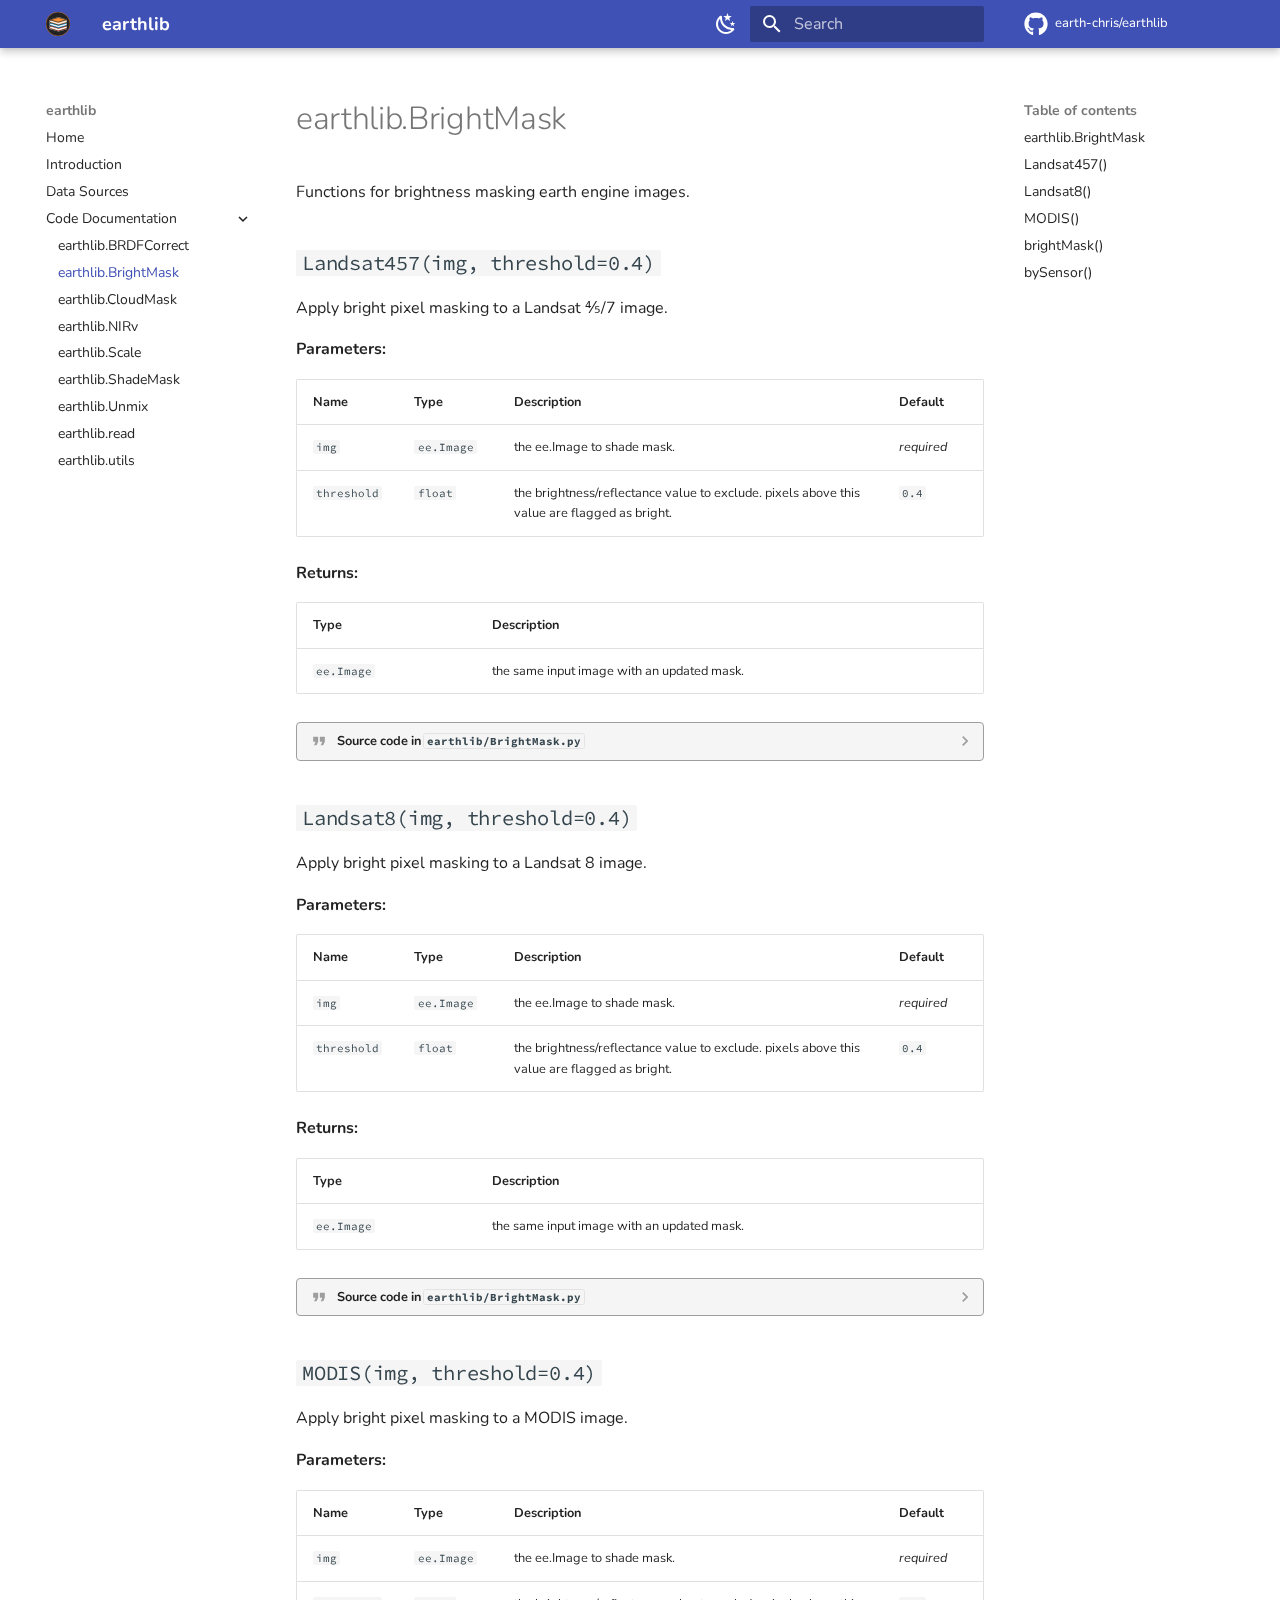
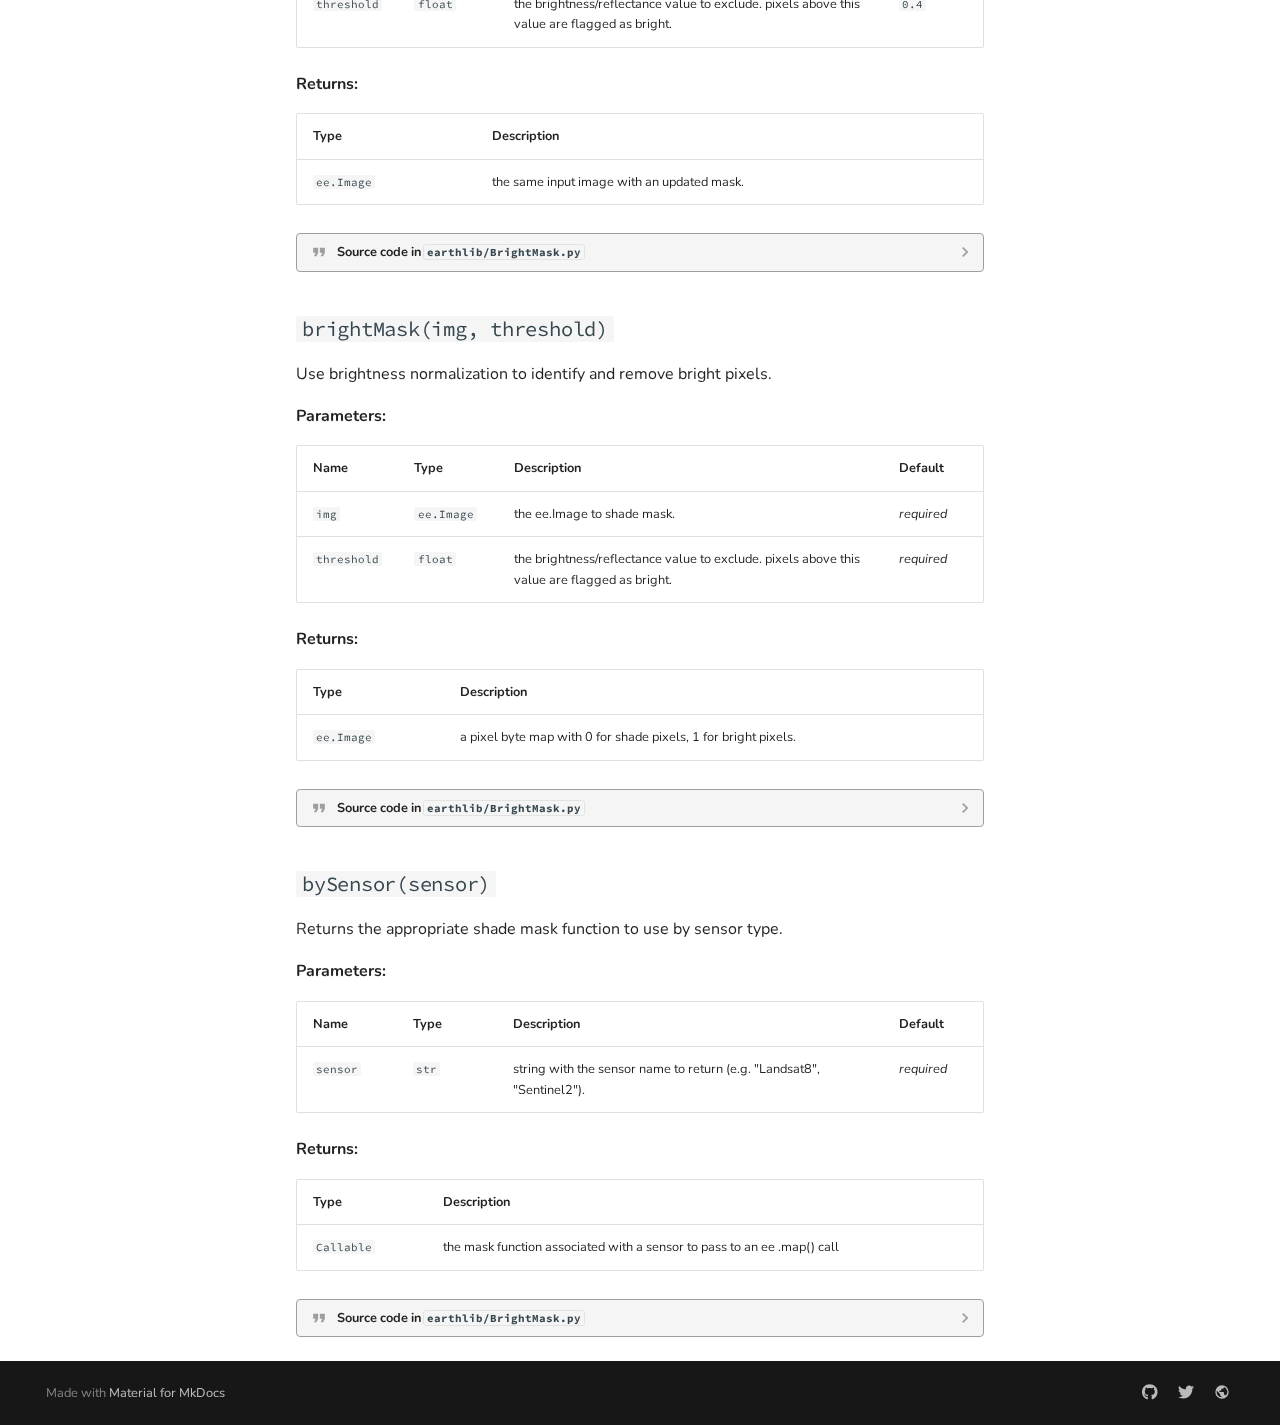
<file: module/BrightMask/index.html>
<!doctype html>
<html lang="en" class="no-js">
  <head>
    
      <meta charset="utf-8">
      <meta name="viewport" content="width=device-width,initial-scale=1">
      
        <meta name="description" content="Spectral unmixing tools for satellite land cover mapping.">
      
      
      
        <link rel="canonical" href="https://earth-chris.github.io/earthlib/module/BrightMask/">
      
      
        <link rel="prev" href="../BRDFCorrect/">
      
      
        <link rel="next" href="../CloudMask/">
      
      
      <link rel="icon" href="../../img/favicon.png">
      <meta name="generator" content="mkdocs-1.5.2, mkdocs-material-9.2.7">
    
    
      
        <title>earthlib.BrightMask - earthlib</title>
      
    
    
      <link rel="stylesheet" href="../../assets/stylesheets/main.046329b4.min.css">
      
        
        <link rel="stylesheet" href="../../assets/stylesheets/palette.85d0ee34.min.css">
      
      


    
    
      
    
    
      
        
        
        <link rel="preconnect" href="https://fonts.gstatic.com" crossorigin>
        <link rel="stylesheet" href="https://fonts.googleapis.com/css?family=Nunito:300,300i,400,400i,700,700i%7CSource+Code+Pro:400,400i,700,700i&display=fallback">
        <style>:root{--md-text-font:"Nunito";--md-code-font:"Source Code Pro"}</style>
      
    
    
      <link rel="stylesheet" href="../../assets/_mkdocstrings.css">
    
      <link rel="stylesheet" href="https://earth-chris.github.io/shared/mkdocs.css">
    
    <script>__md_scope=new URL("../..",location),__md_hash=e=>[...e].reduce((e,_)=>(e<<5)-e+_.charCodeAt(0),0),__md_get=(e,_=localStorage,t=__md_scope)=>JSON.parse(_.getItem(t.pathname+"."+e)),__md_set=(e,_,t=localStorage,a=__md_scope)=>{try{t.setItem(a.pathname+"."+e,JSON.stringify(_))}catch(e){}}</script>
    
      

    
    
    
  </head>
  
  
    
    
      
    
    
    
    
    <body dir="ltr" data-md-color-scheme="earthchris-light" data-md-color-primary="indigo" data-md-color-accent="indigo">
  
    
    
      <script>var palette=__md_get("__palette");if(palette&&"object"==typeof palette.color)for(var key of Object.keys(palette.color))document.body.setAttribute("data-md-color-"+key,palette.color[key])</script>
    
    <input class="md-toggle" data-md-toggle="drawer" type="checkbox" id="__drawer" autocomplete="off">
    <input class="md-toggle" data-md-toggle="search" type="checkbox" id="__search" autocomplete="off">
    <label class="md-overlay" for="__drawer"></label>
    <div data-md-component="skip">
      
        
        <a href="#earthlib.BrightMask" class="md-skip">
          Skip to content
        </a>
      
    </div>
    <div data-md-component="announce">
      
    </div>
    
    
      

  

<header class="md-header md-header--shadow" data-md-component="header">
  <nav class="md-header__inner md-grid" aria-label="Header">
    <a href="../.." title="earthlib" class="md-header__button md-logo" aria-label="earthlib" data-md-component="logo">
      
  <img src="../../img/earthlib.svg" alt="logo">

    </a>
    <label class="md-header__button md-icon" for="__drawer">
      
      <svg xmlns="http://www.w3.org/2000/svg" viewBox="0 0 24 24"><path d="M3 6h18v2H3V6m0 5h18v2H3v-2m0 5h18v2H3v-2Z"/></svg>
    </label>
    <div class="md-header__title" data-md-component="header-title">
      <div class="md-header__ellipsis">
        <div class="md-header__topic">
          <span class="md-ellipsis">
            earthlib
          </span>
        </div>
        <div class="md-header__topic" data-md-component="header-topic">
          <span class="md-ellipsis">
            
              earthlib.BrightMask
            
          </span>
        </div>
      </div>
    </div>
    
      
        <form class="md-header__option" data-md-component="palette">
  
    
    
    
    <input class="md-option" data-md-color-media="(prefers-color-scheme: light)" data-md-color-scheme="earthchris-light" data-md-color-primary="indigo" data-md-color-accent="indigo"  aria-label="Go dark"  type="radio" name="__palette" id="__palette_1">
    
      <label class="md-header__button md-icon" title="Go dark" for="__palette_2" hidden>
        <svg xmlns="http://www.w3.org/2000/svg" viewBox="0 0 24 24"><path d="m17.75 4.09-2.53 1.94.91 3.06-2.63-1.81-2.63 1.81.91-3.06-2.53-1.94L12.44 4l1.06-3 1.06 3 3.19.09m3.5 6.91-1.64 1.25.59 1.98-1.7-1.17-1.7 1.17.59-1.98L15.75 11l2.06-.05L18.5 9l.69 1.95 2.06.05m-2.28 4.95c.83-.08 1.72 1.1 1.19 1.85-.32.45-.66.87-1.08 1.27C15.17 23 8.84 23 4.94 19.07c-3.91-3.9-3.91-10.24 0-14.14.4-.4.82-.76 1.27-1.08.75-.53 1.93.36 1.85 1.19-.27 2.86.69 5.83 2.89 8.02a9.96 9.96 0 0 0 8.02 2.89m-1.64 2.02a12.08 12.08 0 0 1-7.8-3.47c-2.17-2.19-3.33-5-3.49-7.82-2.81 3.14-2.7 7.96.31 10.98 3.02 3.01 7.84 3.12 10.98.31Z"/></svg>
      </label>
    
  
    
    
    
    <input class="md-option" data-md-color-media="(prefers-color-scheme: dark)" data-md-color-scheme="slate" data-md-color-primary="indigo" data-md-color-accent="indigo"  aria-label="Go light"  type="radio" name="__palette" id="__palette_2">
    
      <label class="md-header__button md-icon" title="Go light" for="__palette_1" hidden>
        <svg xmlns="http://www.w3.org/2000/svg" viewBox="0 0 24 24"><path d="M12 7a5 5 0 0 1 5 5 5 5 0 0 1-5 5 5 5 0 0 1-5-5 5 5 0 0 1 5-5m0 2a3 3 0 0 0-3 3 3 3 0 0 0 3 3 3 3 0 0 0 3-3 3 3 0 0 0-3-3m0-7 2.39 3.42C13.65 5.15 12.84 5 12 5c-.84 0-1.65.15-2.39.42L12 2M3.34 7l4.16-.35A7.2 7.2 0 0 0 5.94 8.5c-.44.74-.69 1.5-.83 2.29L3.34 7m.02 10 1.76-3.77a7.131 7.131 0 0 0 2.38 4.14L3.36 17M20.65 7l-1.77 3.79a7.023 7.023 0 0 0-2.38-4.15l4.15.36m-.01 10-4.14.36c.59-.51 1.12-1.14 1.54-1.86.42-.73.69-1.5.83-2.29L20.64 17M12 22l-2.41-3.44c.74.27 1.55.44 2.41.44.82 0 1.63-.17 2.37-.44L12 22Z"/></svg>
      </label>
    
  
</form>
      
    
    
    
      <label class="md-header__button md-icon" for="__search">
        
        <svg xmlns="http://www.w3.org/2000/svg" viewBox="0 0 24 24"><path d="M9.5 3A6.5 6.5 0 0 1 16 9.5c0 1.61-.59 3.09-1.56 4.23l.27.27h.79l5 5-1.5 1.5-5-5v-.79l-.27-.27A6.516 6.516 0 0 1 9.5 16 6.5 6.5 0 0 1 3 9.5 6.5 6.5 0 0 1 9.5 3m0 2C7 5 5 7 5 9.5S7 14 9.5 14 14 12 14 9.5 12 5 9.5 5Z"/></svg>
      </label>
      <div class="md-search" data-md-component="search" role="dialog">
  <label class="md-search__overlay" for="__search"></label>
  <div class="md-search__inner" role="search">
    <form class="md-search__form" name="search">
      <input type="text" class="md-search__input" name="query" aria-label="Search" placeholder="Search" autocapitalize="off" autocorrect="off" autocomplete="off" spellcheck="false" data-md-component="search-query" required>
      <label class="md-search__icon md-icon" for="__search">
        
        <svg xmlns="http://www.w3.org/2000/svg" viewBox="0 0 24 24"><path d="M9.5 3A6.5 6.5 0 0 1 16 9.5c0 1.61-.59 3.09-1.56 4.23l.27.27h.79l5 5-1.5 1.5-5-5v-.79l-.27-.27A6.516 6.516 0 0 1 9.5 16 6.5 6.5 0 0 1 3 9.5 6.5 6.5 0 0 1 9.5 3m0 2C7 5 5 7 5 9.5S7 14 9.5 14 14 12 14 9.5 12 5 9.5 5Z"/></svg>
        
        <svg xmlns="http://www.w3.org/2000/svg" viewBox="0 0 24 24"><path d="M20 11v2H8l5.5 5.5-1.42 1.42L4.16 12l7.92-7.92L13.5 5.5 8 11h12Z"/></svg>
      </label>
      <nav class="md-search__options" aria-label="Search">
        
        <button type="reset" class="md-search__icon md-icon" title="Clear" aria-label="Clear" tabindex="-1">
          
          <svg xmlns="http://www.w3.org/2000/svg" viewBox="0 0 24 24"><path d="M19 6.41 17.59 5 12 10.59 6.41 5 5 6.41 10.59 12 5 17.59 6.41 19 12 13.41 17.59 19 19 17.59 13.41 12 19 6.41Z"/></svg>
        </button>
      </nav>
      
    </form>
    <div class="md-search__output">
      <div class="md-search__scrollwrap" data-md-scrollfix>
        <div class="md-search-result" data-md-component="search-result">
          <div class="md-search-result__meta">
            Initializing search
          </div>
          <ol class="md-search-result__list" role="presentation"></ol>
        </div>
      </div>
    </div>
  </div>
</div>
    
    
      <div class="md-header__source">
        <a href="https://github.com/earth-chris/earthlib" title="Go to repository" class="md-source" data-md-component="source">
  <div class="md-source__icon md-icon">
    
    <svg xmlns="http://www.w3.org/2000/svg" viewBox="0 0 496 512"><!--! Font Awesome Free 6.4.2 by @fontawesome - https://fontawesome.com License - https://fontawesome.com/license/free (Icons: CC BY 4.0, Fonts: SIL OFL 1.1, Code: MIT License) Copyright 2023 Fonticons, Inc.--><path d="M165.9 397.4c0 2-2.3 3.6-5.2 3.6-3.3.3-5.6-1.3-5.6-3.6 0-2 2.3-3.6 5.2-3.6 3-.3 5.6 1.3 5.6 3.6zm-31.1-4.5c-.7 2 1.3 4.3 4.3 4.9 2.6 1 5.6 0 6.2-2s-1.3-4.3-4.3-5.2c-2.6-.7-5.5.3-6.2 2.3zm44.2-1.7c-2.9.7-4.9 2.6-4.6 4.9.3 2 2.9 3.3 5.9 2.6 2.9-.7 4.9-2.6 4.6-4.6-.3-1.9-3-3.2-5.9-2.9zM244.8 8C106.1 8 0 113.3 0 252c0 110.9 69.8 205.8 169.5 239.2 12.8 2.3 17.3-5.6 17.3-12.1 0-6.2-.3-40.4-.3-61.4 0 0-70 15-84.7-29.8 0 0-11.4-29.1-27.8-36.6 0 0-22.9-15.7 1.6-15.4 0 0 24.9 2 38.6 25.8 21.9 38.6 58.6 27.5 72.9 20.9 2.3-16 8.8-27.1 16-33.7-55.9-6.2-112.3-14.3-112.3-110.5 0-27.5 7.6-41.3 23.6-58.9-2.6-6.5-11.1-33.3 2.6-67.9 20.9-6.5 69 27 69 27 20-5.6 41.5-8.5 62.8-8.5s42.8 2.9 62.8 8.5c0 0 48.1-33.6 69-27 13.7 34.7 5.2 61.4 2.6 67.9 16 17.7 25.8 31.5 25.8 58.9 0 96.5-58.9 104.2-114.8 110.5 9.2 7.9 17 22.9 17 46.4 0 33.7-.3 75.4-.3 83.6 0 6.5 4.6 14.4 17.3 12.1C428.2 457.8 496 362.9 496 252 496 113.3 383.5 8 244.8 8zM97.2 352.9c-1.3 1-1 3.3.7 5.2 1.6 1.6 3.9 2.3 5.2 1 1.3-1 1-3.3-.7-5.2-1.6-1.6-3.9-2.3-5.2-1zm-10.8-8.1c-.7 1.3.3 2.9 2.3 3.9 1.6 1 3.6.7 4.3-.7.7-1.3-.3-2.9-2.3-3.9-2-.6-3.6-.3-4.3.7zm32.4 35.6c-1.6 1.3-1 4.3 1.3 6.2 2.3 2.3 5.2 2.6 6.5 1 1.3-1.3.7-4.3-1.3-6.2-2.2-2.3-5.2-2.6-6.5-1zm-11.4-14.7c-1.6 1-1.6 3.6 0 5.9 1.6 2.3 4.3 3.3 5.6 2.3 1.6-1.3 1.6-3.9 0-6.2-1.4-2.3-4-3.3-5.6-2z"/></svg>
  </div>
  <div class="md-source__repository">
    earth-chris/earthlib
  </div>
</a>
      </div>
    
  </nav>
  
</header>
    
    <div class="md-container" data-md-component="container">
      
      
        
          
        
      
      <main class="md-main" data-md-component="main">
        <div class="md-main__inner md-grid">
          
            
              
              <div class="md-sidebar md-sidebar--primary" data-md-component="sidebar" data-md-type="navigation" >
                <div class="md-sidebar__scrollwrap">
                  <div class="md-sidebar__inner">
                    



<nav class="md-nav md-nav--primary" aria-label="Navigation" data-md-level="0">
  <label class="md-nav__title" for="__drawer">
    <a href="../.." title="earthlib" class="md-nav__button md-logo" aria-label="earthlib" data-md-component="logo">
      
  <img src="../../img/earthlib.svg" alt="logo">

    </a>
    earthlib
  </label>
  
    <div class="md-nav__source">
      <a href="https://github.com/earth-chris/earthlib" title="Go to repository" class="md-source" data-md-component="source">
  <div class="md-source__icon md-icon">
    
    <svg xmlns="http://www.w3.org/2000/svg" viewBox="0 0 496 512"><!--! Font Awesome Free 6.4.2 by @fontawesome - https://fontawesome.com License - https://fontawesome.com/license/free (Icons: CC BY 4.0, Fonts: SIL OFL 1.1, Code: MIT License) Copyright 2023 Fonticons, Inc.--><path d="M165.9 397.4c0 2-2.3 3.6-5.2 3.6-3.3.3-5.6-1.3-5.6-3.6 0-2 2.3-3.6 5.2-3.6 3-.3 5.6 1.3 5.6 3.6zm-31.1-4.5c-.7 2 1.3 4.3 4.3 4.9 2.6 1 5.6 0 6.2-2s-1.3-4.3-4.3-5.2c-2.6-.7-5.5.3-6.2 2.3zm44.2-1.7c-2.9.7-4.9 2.6-4.6 4.9.3 2 2.9 3.3 5.9 2.6 2.9-.7 4.9-2.6 4.6-4.6-.3-1.9-3-3.2-5.9-2.9zM244.8 8C106.1 8 0 113.3 0 252c0 110.9 69.8 205.8 169.5 239.2 12.8 2.3 17.3-5.6 17.3-12.1 0-6.2-.3-40.4-.3-61.4 0 0-70 15-84.7-29.8 0 0-11.4-29.1-27.8-36.6 0 0-22.9-15.7 1.6-15.4 0 0 24.9 2 38.6 25.8 21.9 38.6 58.6 27.5 72.9 20.9 2.3-16 8.8-27.1 16-33.7-55.9-6.2-112.3-14.3-112.3-110.5 0-27.5 7.6-41.3 23.6-58.9-2.6-6.5-11.1-33.3 2.6-67.9 20.9-6.5 69 27 69 27 20-5.6 41.5-8.5 62.8-8.5s42.8 2.9 62.8 8.5c0 0 48.1-33.6 69-27 13.7 34.7 5.2 61.4 2.6 67.9 16 17.7 25.8 31.5 25.8 58.9 0 96.5-58.9 104.2-114.8 110.5 9.2 7.9 17 22.9 17 46.4 0 33.7-.3 75.4-.3 83.6 0 6.5 4.6 14.4 17.3 12.1C428.2 457.8 496 362.9 496 252 496 113.3 383.5 8 244.8 8zM97.2 352.9c-1.3 1-1 3.3.7 5.2 1.6 1.6 3.9 2.3 5.2 1 1.3-1 1-3.3-.7-5.2-1.6-1.6-3.9-2.3-5.2-1zm-10.8-8.1c-.7 1.3.3 2.9 2.3 3.9 1.6 1 3.6.7 4.3-.7.7-1.3-.3-2.9-2.3-3.9-2-.6-3.6-.3-4.3.7zm32.4 35.6c-1.6 1.3-1 4.3 1.3 6.2 2.3 2.3 5.2 2.6 6.5 1 1.3-1.3.7-4.3-1.3-6.2-2.2-2.3-5.2-2.6-6.5-1zm-11.4-14.7c-1.6 1-1.6 3.6 0 5.9 1.6 2.3 4.3 3.3 5.6 2.3 1.6-1.3 1.6-3.9 0-6.2-1.4-2.3-4-3.3-5.6-2z"/></svg>
  </div>
  <div class="md-source__repository">
    earth-chris/earthlib
  </div>
</a>
    </div>
  
  <ul class="md-nav__list" data-md-scrollfix>
    
      
      
  
  
  
    <li class="md-nav__item">
      <a href="../.." class="md-nav__link">
        
  
  <span class="md-ellipsis">
    Home
  </span>
  

      </a>
    </li>
  

    
      
      
  
  
  
    <li class="md-nav__item">
      <a href="../../introduction/" class="md-nav__link">
        
  
  <span class="md-ellipsis">
    Introduction
  </span>
  

      </a>
    </li>
  

    
      
      
  
  
  
    <li class="md-nav__item">
      <a href="../../sources/" class="md-nav__link">
        
  
  <span class="md-ellipsis">
    Data Sources
  </span>
  

      </a>
    </li>
  

    
      
      
  
  
    
  
  
    
    
    
    <li class="md-nav__item md-nav__item--active md-nav__item--nested">
      
        
        
        
        
        <input class="md-nav__toggle md-toggle " type="checkbox" id="__nav_4" checked>
        
          <label class="md-nav__link" for="__nav_4" id="__nav_4_label" tabindex="0">
            
  
  <span class="md-ellipsis">
    Code Documentation
  </span>
  

            <span class="md-nav__icon md-icon"></span>
          </label>
        
        <nav class="md-nav" data-md-level="1" aria-labelledby="__nav_4_label" aria-expanded="true">
          <label class="md-nav__title" for="__nav_4">
            <span class="md-nav__icon md-icon"></span>
            Code Documentation
          </label>
          <ul class="md-nav__list" data-md-scrollfix>
            
              
                
  
  
  
    <li class="md-nav__item">
      <a href="../BRDFCorrect/" class="md-nav__link">
        
  
  <span class="md-ellipsis">
    earthlib.BRDFCorrect
  </span>
  

      </a>
    </li>
  

              
            
              
                
  
  
    
  
  
    <li class="md-nav__item md-nav__item--active">
      
      <input class="md-nav__toggle md-toggle" type="checkbox" id="__toc">
      
      
      
        <label class="md-nav__link md-nav__link--active" for="__toc">
          
  
  <span class="md-ellipsis">
    earthlib.BrightMask
  </span>
  

          <span class="md-nav__icon md-icon"></span>
        </label>
      
      <a href="./" class="md-nav__link md-nav__link--active">
        
  
  <span class="md-ellipsis">
    earthlib.BrightMask
  </span>
  

      </a>
      
        

<nav class="md-nav md-nav--secondary" aria-label="Table of contents">
  
  
  
  
    <label class="md-nav__title" for="__toc">
      <span class="md-nav__icon md-icon"></span>
      Table of contents
    </label>
    <ul class="md-nav__list" data-md-component="toc" data-md-scrollfix>
      
        <li class="md-nav__item">
  <a href="#earthlib.BrightMask" class="md-nav__link">
    earthlib.BrightMask
  </a>
  
</li>
      
        <li class="md-nav__item">
  <a href="#earthlib.BrightMask.Landsat457" class="md-nav__link">
    Landsat457()
  </a>
  
</li>
      
        <li class="md-nav__item">
  <a href="#earthlib.BrightMask.Landsat8" class="md-nav__link">
    Landsat8()
  </a>
  
</li>
      
        <li class="md-nav__item">
  <a href="#earthlib.BrightMask.MODIS" class="md-nav__link">
    MODIS()
  </a>
  
</li>
      
        <li class="md-nav__item">
  <a href="#earthlib.BrightMask.brightMask" class="md-nav__link">
    brightMask()
  </a>
  
</li>
      
        <li class="md-nav__item">
  <a href="#earthlib.BrightMask.bySensor" class="md-nav__link">
    bySensor()
  </a>
  
</li>
      
    </ul>
  
</nav>
      
    </li>
  

              
            
              
                
  
  
  
    <li class="md-nav__item">
      <a href="../CloudMask/" class="md-nav__link">
        
  
  <span class="md-ellipsis">
    earthlib.CloudMask
  </span>
  

      </a>
    </li>
  

              
            
              
                
  
  
  
    <li class="md-nav__item">
      <a href="../NIRv/" class="md-nav__link">
        
  
  <span class="md-ellipsis">
    earthlib.NIRv
  </span>
  

      </a>
    </li>
  

              
            
              
                
  
  
  
    <li class="md-nav__item">
      <a href="../Scale/" class="md-nav__link">
        
  
  <span class="md-ellipsis">
    earthlib.Scale
  </span>
  

      </a>
    </li>
  

              
            
              
                
  
  
  
    <li class="md-nav__item">
      <a href="../ShadeMask/" class="md-nav__link">
        
  
  <span class="md-ellipsis">
    earthlib.ShadeMask
  </span>
  

      </a>
    </li>
  

              
            
              
                
  
  
  
    <li class="md-nav__item">
      <a href="../Unmix/" class="md-nav__link">
        
  
  <span class="md-ellipsis">
    earthlib.Unmix
  </span>
  

      </a>
    </li>
  

              
            
              
                
  
  
  
    <li class="md-nav__item">
      <a href="../read/" class="md-nav__link">
        
  
  <span class="md-ellipsis">
    earthlib.read
  </span>
  

      </a>
    </li>
  

              
            
              
                
  
  
  
    <li class="md-nav__item">
      <a href="../utils/" class="md-nav__link">
        
  
  <span class="md-ellipsis">
    earthlib.utils
  </span>
  

      </a>
    </li>
  

              
            
          </ul>
        </nav>
      
    </li>
  

    
  </ul>
</nav>
                  </div>
                </div>
              </div>
            
            
              
              <div class="md-sidebar md-sidebar--secondary" data-md-component="sidebar" data-md-type="toc" >
                <div class="md-sidebar__scrollwrap">
                  <div class="md-sidebar__inner">
                    

<nav class="md-nav md-nav--secondary" aria-label="Table of contents">
  
  
  
  
    <label class="md-nav__title" for="__toc">
      <span class="md-nav__icon md-icon"></span>
      Table of contents
    </label>
    <ul class="md-nav__list" data-md-component="toc" data-md-scrollfix>
      
        <li class="md-nav__item">
  <a href="#earthlib.BrightMask" class="md-nav__link">
    earthlib.BrightMask
  </a>
  
</li>
      
        <li class="md-nav__item">
  <a href="#earthlib.BrightMask.Landsat457" class="md-nav__link">
    Landsat457()
  </a>
  
</li>
      
        <li class="md-nav__item">
  <a href="#earthlib.BrightMask.Landsat8" class="md-nav__link">
    Landsat8()
  </a>
  
</li>
      
        <li class="md-nav__item">
  <a href="#earthlib.BrightMask.MODIS" class="md-nav__link">
    MODIS()
  </a>
  
</li>
      
        <li class="md-nav__item">
  <a href="#earthlib.BrightMask.brightMask" class="md-nav__link">
    brightMask()
  </a>
  
</li>
      
        <li class="md-nav__item">
  <a href="#earthlib.BrightMask.bySensor" class="md-nav__link">
    bySensor()
  </a>
  
</li>
      
    </ul>
  
</nav>
                  </div>
                </div>
              </div>
            
          
          
            <div class="md-content" data-md-component="content">
              <article class="md-content__inner md-typeset">
                
                  

  
  


  <h1>earthlib.BrightMask</h1>

<div class="doc doc-object doc-module">


<a id="earthlib.BrightMask"></a>
  <div class="doc doc-contents first">
  
      <p>Functions for brightness masking earth engine images.</p>

  

  <div class="doc doc-children">









<div class="doc doc-object doc-function">



<h2 class="doc doc-heading" id="earthlib.BrightMask.Landsat457">
<code class="codehilite language-python"><span class="n">Landsat457</span><span class="p">(</span><span class="n">img</span><span class="p">,</span> <span class="n">threshold</span><span class="o">=</span><span class="mf">0.4</span><span class="p">)</span></code>

<a class="headerlink" href="#earthlib.BrightMask.Landsat457" title="Permanent link">&para;</a></h2>


  <div class="doc doc-contents ">
  
      <p>Apply bright pixel masking to a Landsat &#8536;/7 image.</p>

  <p><strong>Parameters:</strong></p>
  <table>
    <thead>
      <tr>
        <th>Name</th>
        <th>Type</th>
        <th>Description</th>
        <th>Default</th>
      </tr>
    </thead>
    <tbody>
        <tr>
          <td><code>img</code></td>
          <td>
                <code>ee.<span title="ee.Image">Image</span></code>
          </td>
          <td>
            <div class="doc-md-description">
              <p>the ee.Image to shade mask.</p>
            </div>
          </td>
          <td>
              <em>required</em>
          </td>
        </tr>
        <tr>
          <td><code>threshold</code></td>
          <td>
                <code>float</code>
          </td>
          <td>
            <div class="doc-md-description">
              <p>the brightness/reflectance value to exclude.
pixels above this value are flagged as bright.</p>
            </div>
          </td>
          <td>
                <code>0.4</code>
          </td>
        </tr>
    </tbody>
  </table>

  <p><strong>Returns:</strong></p>
  <table>
    <thead>
      <tr>
        <th>Type</th>
        <th>Description</th>
      </tr>
    </thead>
    <tbody>
        <tr>
          <td>
                <code>ee.<span title="ee.Image">Image</span></code>
          </td>
          <td>
            <div class="doc-md-description">
              <p>the same input image with an updated mask.</p>
            </div>
          </td>
        </tr>
    </tbody>
  </table>

      <details class="quote">
        <summary>Source code in <code>earthlib/BrightMask.py</code></summary>
        <div class="codehilite"><table class="codehilitetable"><tr><td class="linenos"><div class="linenodiv"><pre><span></span><span class="normal">53</span>
<span class="normal">54</span>
<span class="normal">55</span>
<span class="normal">56</span>
<span class="normal">57</span>
<span class="normal">58</span>
<span class="normal">59</span>
<span class="normal">60</span>
<span class="normal">61</span>
<span class="normal">62</span>
<span class="normal">63</span>
<span class="normal">64</span>
<span class="normal">65</span>
<span class="normal">66</span>
<span class="normal">67</span>
<span class="normal">68</span>
<span class="normal">69</span></pre></div></td><td class="code"><div><pre><span></span><code><span class="k">def</span> <span class="nf">Landsat457</span><span class="p">(</span><span class="n">img</span><span class="p">:</span> <span class="n">ee</span><span class="o">.</span><span class="n">Image</span><span class="p">,</span> <span class="n">threshold</span><span class="p">:</span> <span class="nb">float</span> <span class="o">=</span> <span class="mf">0.4</span><span class="p">)</span> <span class="o">-&gt;</span> <span class="n">ee</span><span class="o">.</span><span class="n">Image</span><span class="p">:</span>
<span class="w">    </span><span class="sd">&quot;&quot;&quot;Apply bright pixel masking to a Landsat 4/5/7 image.</span>

<span class="sd">    Args:</span>
<span class="sd">        img: the ee.Image to shade mask.</span>
<span class="sd">        threshold: the brightness/reflectance value to exclude.</span>
<span class="sd">            pixels above this value are flagged as bright.</span>

<span class="sd">    Returns:</span>
<span class="sd">        the same input image with an updated mask.</span>
<span class="sd">    &quot;&quot;&quot;</span>
    <span class="c1"># remove SWIR2 band where most ground/cloud confusion occurs</span>
    <span class="n">bands</span> <span class="o">=</span> <span class="n">getBands</span><span class="p">(</span><span class="s2">&quot;Landsat7&quot;</span><span class="p">)</span>
    <span class="n">bands</span><span class="o">.</span><span class="n">remove</span><span class="p">(</span><span class="s2">&quot;SR_B7&quot;</span><span class="p">)</span>
    <span class="n">subset</span> <span class="o">=</span> <span class="n">img</span><span class="o">.</span><span class="n">select</span><span class="p">()</span>
    <span class="n">shade</span> <span class="o">=</span> <span class="n">brightMask</span><span class="p">(</span><span class="n">subset</span><span class="p">,</span> <span class="n">threshold</span><span class="p">)</span>
    <span class="k">return</span> <span class="n">img</span><span class="o">.</span><span class="n">updateMask</span><span class="p">(</span><span class="n">shade</span><span class="p">)</span>
</code></pre></div></td></tr></table></div>
      </details>
  </div>

</div>

<div class="doc doc-object doc-function">



<h2 class="doc doc-heading" id="earthlib.BrightMask.Landsat8">
<code class="codehilite language-python"><span class="n">Landsat8</span><span class="p">(</span><span class="n">img</span><span class="p">,</span> <span class="n">threshold</span><span class="o">=</span><span class="mf">0.4</span><span class="p">)</span></code>

<a class="headerlink" href="#earthlib.BrightMask.Landsat8" title="Permanent link">&para;</a></h2>


  <div class="doc doc-contents ">
  
      <p>Apply bright pixel masking to a Landsat 8 image.</p>

  <p><strong>Parameters:</strong></p>
  <table>
    <thead>
      <tr>
        <th>Name</th>
        <th>Type</th>
        <th>Description</th>
        <th>Default</th>
      </tr>
    </thead>
    <tbody>
        <tr>
          <td><code>img</code></td>
          <td>
                <code>ee.<span title="ee.Image">Image</span></code>
          </td>
          <td>
            <div class="doc-md-description">
              <p>the ee.Image to shade mask.</p>
            </div>
          </td>
          <td>
              <em>required</em>
          </td>
        </tr>
        <tr>
          <td><code>threshold</code></td>
          <td>
                <code>float</code>
          </td>
          <td>
            <div class="doc-md-description">
              <p>the brightness/reflectance value to exclude.
pixels above this value are flagged as bright.</p>
            </div>
          </td>
          <td>
                <code>0.4</code>
          </td>
        </tr>
    </tbody>
  </table>

  <p><strong>Returns:</strong></p>
  <table>
    <thead>
      <tr>
        <th>Type</th>
        <th>Description</th>
      </tr>
    </thead>
    <tbody>
        <tr>
          <td>
                <code>ee.<span title="ee.Image">Image</span></code>
          </td>
          <td>
            <div class="doc-md-description">
              <p>the same input image with an updated mask.</p>
            </div>
          </td>
        </tr>
    </tbody>
  </table>

      <details class="quote">
        <summary>Source code in <code>earthlib/BrightMask.py</code></summary>
        <div class="codehilite"><table class="codehilitetable"><tr><td class="linenos"><div class="linenodiv"><pre><span></span><span class="normal">72</span>
<span class="normal">73</span>
<span class="normal">74</span>
<span class="normal">75</span>
<span class="normal">76</span>
<span class="normal">77</span>
<span class="normal">78</span>
<span class="normal">79</span>
<span class="normal">80</span>
<span class="normal">81</span>
<span class="normal">82</span>
<span class="normal">83</span>
<span class="normal">84</span>
<span class="normal">85</span>
<span class="normal">86</span>
<span class="normal">87</span></pre></div></td><td class="code"><div><pre><span></span><code><span class="k">def</span> <span class="nf">Landsat8</span><span class="p">(</span><span class="n">img</span><span class="p">:</span> <span class="n">ee</span><span class="o">.</span><span class="n">Image</span><span class="p">,</span> <span class="n">threshold</span><span class="p">:</span> <span class="nb">float</span> <span class="o">=</span> <span class="mf">0.4</span><span class="p">)</span> <span class="o">-&gt;</span> <span class="n">ee</span><span class="o">.</span><span class="n">Image</span><span class="p">:</span>
<span class="w">    </span><span class="sd">&quot;&quot;&quot;Apply bright pixel masking to a Landsat 8 image.</span>

<span class="sd">    Args:</span>
<span class="sd">        img: the ee.Image to shade mask.</span>
<span class="sd">        threshold: the brightness/reflectance value to exclude.</span>
<span class="sd">            pixels above this value are flagged as bright.</span>

<span class="sd">    Returns:</span>
<span class="sd">        the same input image with an updated mask.</span>
<span class="sd">    &quot;&quot;&quot;</span>
    <span class="n">bands</span> <span class="o">=</span> <span class="n">getBands</span><span class="p">(</span><span class="s2">&quot;Landsat8&quot;</span><span class="p">)</span>
    <span class="n">bands</span><span class="o">.</span><span class="n">remove</span><span class="p">(</span><span class="s2">&quot;SR_B7&quot;</span><span class="p">)</span>
    <span class="n">subset</span> <span class="o">=</span> <span class="n">img</span><span class="o">.</span><span class="n">select</span><span class="p">(</span><span class="n">bands</span><span class="p">)</span>
    <span class="n">shade</span> <span class="o">=</span> <span class="n">brightMask</span><span class="p">(</span><span class="n">subset</span><span class="p">,</span> <span class="n">threshold</span><span class="p">)</span>
    <span class="k">return</span> <span class="n">img</span><span class="o">.</span><span class="n">updateMask</span><span class="p">(</span><span class="n">shade</span><span class="p">)</span>
</code></pre></div></td></tr></table></div>
      </details>
  </div>

</div>

<div class="doc doc-object doc-function">



<h2 class="doc doc-heading" id="earthlib.BrightMask.MODIS">
<code class="codehilite language-python"><span class="n">MODIS</span><span class="p">(</span><span class="n">img</span><span class="p">,</span> <span class="n">threshold</span><span class="o">=</span><span class="mf">0.4</span><span class="p">)</span></code>

<a class="headerlink" href="#earthlib.BrightMask.MODIS" title="Permanent link">&para;</a></h2>


  <div class="doc doc-contents ">
  
      <p>Apply bright pixel masking to a MODIS image.</p>

  <p><strong>Parameters:</strong></p>
  <table>
    <thead>
      <tr>
        <th>Name</th>
        <th>Type</th>
        <th>Description</th>
        <th>Default</th>
      </tr>
    </thead>
    <tbody>
        <tr>
          <td><code>img</code></td>
          <td>
                <code>ee.<span title="ee.Image">Image</span></code>
          </td>
          <td>
            <div class="doc-md-description">
              <p>the ee.Image to shade mask.</p>
            </div>
          </td>
          <td>
              <em>required</em>
          </td>
        </tr>
        <tr>
          <td><code>threshold</code></td>
          <td>
                <code>float</code>
          </td>
          <td>
            <div class="doc-md-description">
              <p>the brightness/reflectance value to exclude.
pixels above this value are flagged as bright.</p>
            </div>
          </td>
          <td>
                <code>0.4</code>
          </td>
        </tr>
    </tbody>
  </table>

  <p><strong>Returns:</strong></p>
  <table>
    <thead>
      <tr>
        <th>Type</th>
        <th>Description</th>
      </tr>
    </thead>
    <tbody>
        <tr>
          <td>
                <code>ee.<span title="ee.Image">Image</span></code>
          </td>
          <td>
            <div class="doc-md-description">
              <p>the same input image with an updated mask.</p>
            </div>
          </td>
        </tr>
    </tbody>
  </table>

      <details class="quote">
        <summary>Source code in <code>earthlib/BrightMask.py</code></summary>
        <div class="codehilite"><table class="codehilitetable"><tr><td class="linenos"><div class="linenodiv"><pre><span></span><span class="normal"> 90</span>
<span class="normal"> 91</span>
<span class="normal"> 92</span>
<span class="normal"> 93</span>
<span class="normal"> 94</span>
<span class="normal"> 95</span>
<span class="normal"> 96</span>
<span class="normal"> 97</span>
<span class="normal"> 98</span>
<span class="normal"> 99</span>
<span class="normal">100</span>
<span class="normal">101</span>
<span class="normal">102</span>
<span class="normal">103</span>
<span class="normal">104</span>
<span class="normal">105</span></pre></div></td><td class="code"><div><pre><span></span><code><span class="k">def</span> <span class="nf">MODIS</span><span class="p">(</span><span class="n">img</span><span class="p">:</span> <span class="n">ee</span><span class="o">.</span><span class="n">Image</span><span class="p">,</span> <span class="n">threshold</span><span class="p">:</span> <span class="nb">float</span> <span class="o">=</span> <span class="mf">0.4</span><span class="p">)</span> <span class="o">-&gt;</span> <span class="n">ee</span><span class="o">.</span><span class="n">Image</span><span class="p">:</span>
<span class="w">    </span><span class="sd">&quot;&quot;&quot;Apply bright pixel masking to a MODIS image.</span>

<span class="sd">    Args:</span>
<span class="sd">        img: the ee.Image to shade mask.</span>
<span class="sd">        threshold: the brightness/reflectance value to exclude.</span>
<span class="sd">            pixels above this value are flagged as bright.</span>

<span class="sd">    Returns:</span>
<span class="sd">        the same input image with an updated mask.</span>
<span class="sd">    &quot;&quot;&quot;</span>
    <span class="n">bands</span> <span class="o">=</span> <span class="n">getBands</span><span class="p">(</span><span class="s2">&quot;MODIS&quot;</span><span class="p">)</span>
    <span class="n">bands</span><span class="o">.</span><span class="n">remove</span><span class="p">(</span><span class="s2">&quot;sur_refl_b07&quot;</span><span class="p">)</span>
    <span class="n">subset</span> <span class="o">=</span> <span class="n">img</span><span class="o">.</span><span class="n">select</span><span class="p">(</span><span class="n">bands</span><span class="p">)</span>
    <span class="n">shade</span> <span class="o">=</span> <span class="n">brightMask</span><span class="p">(</span><span class="n">subset</span><span class="p">,</span> <span class="n">threshold</span><span class="p">)</span>
    <span class="k">return</span> <span class="n">img</span><span class="o">.</span><span class="n">updateMask</span><span class="p">(</span><span class="n">shade</span><span class="p">)</span>
</code></pre></div></td></tr></table></div>
      </details>
  </div>

</div>

<div class="doc doc-object doc-function">



<h2 class="doc doc-heading" id="earthlib.BrightMask.brightMask">
<code class="codehilite language-python"><span class="n">brightMask</span><span class="p">(</span><span class="n">img</span><span class="p">,</span> <span class="n">threshold</span><span class="p">)</span></code>

<a class="headerlink" href="#earthlib.BrightMask.brightMask" title="Permanent link">&para;</a></h2>


  <div class="doc doc-contents ">
  
      <p>Use brightness normalization to identify and remove bright pixels.</p>

  <p><strong>Parameters:</strong></p>
  <table>
    <thead>
      <tr>
        <th>Name</th>
        <th>Type</th>
        <th>Description</th>
        <th>Default</th>
      </tr>
    </thead>
    <tbody>
        <tr>
          <td><code>img</code></td>
          <td>
                <code>ee.<span title="ee.Image">Image</span></code>
          </td>
          <td>
            <div class="doc-md-description">
              <p>the ee.Image to shade mask.</p>
            </div>
          </td>
          <td>
              <em>required</em>
          </td>
        </tr>
        <tr>
          <td><code>threshold</code></td>
          <td>
                <code>float</code>
          </td>
          <td>
            <div class="doc-md-description">
              <p>the brightness/reflectance value to exclude.
pixels above this value are flagged as bright.</p>
            </div>
          </td>
          <td>
              <em>required</em>
          </td>
        </tr>
    </tbody>
  </table>

  <p><strong>Returns:</strong></p>
  <table>
    <thead>
      <tr>
        <th>Type</th>
        <th>Description</th>
      </tr>
    </thead>
    <tbody>
        <tr>
          <td>
                <code>ee.<span title="ee.Image">Image</span></code>
          </td>
          <td>
            <div class="doc-md-description">
              <p>a pixel byte map with 0 for shade pixels, 1 for bright pixels.</p>
            </div>
          </td>
        </tr>
    </tbody>
  </table>

      <details class="quote">
        <summary>Source code in <code>earthlib/BrightMask.py</code></summary>
        <div class="codehilite"><table class="codehilitetable"><tr><td class="linenos"><div class="linenodiv"><pre><span></span><span class="normal">37</span>
<span class="normal">38</span>
<span class="normal">39</span>
<span class="normal">40</span>
<span class="normal">41</span>
<span class="normal">42</span>
<span class="normal">43</span>
<span class="normal">44</span>
<span class="normal">45</span>
<span class="normal">46</span>
<span class="normal">47</span>
<span class="normal">48</span>
<span class="normal">49</span>
<span class="normal">50</span></pre></div></td><td class="code"><div><pre><span></span><code><span class="k">def</span> <span class="nf">brightMask</span><span class="p">(</span><span class="n">img</span><span class="p">:</span> <span class="n">ee</span><span class="o">.</span><span class="n">Image</span><span class="p">,</span> <span class="n">threshold</span><span class="p">:</span> <span class="nb">float</span><span class="p">)</span> <span class="o">-&gt;</span> <span class="n">ee</span><span class="o">.</span><span class="n">Image</span><span class="p">:</span>
<span class="w">    </span><span class="sd">&quot;&quot;&quot;Use brightness normalization to identify and remove bright pixels.</span>

<span class="sd">    Args:</span>
<span class="sd">        img: the ee.Image to shade mask.</span>
<span class="sd">        threshold: the brightness/reflectance value to exclude.</span>
<span class="sd">            pixels above this value are flagged as bright.</span>

<span class="sd">    Returns:</span>
<span class="sd">        a pixel byte map with 0 for shade pixels, 1 for bright pixels.</span>
<span class="sd">    &quot;&quot;&quot;</span>
    <span class="n">brightness</span> <span class="o">=</span> <span class="n">img</span><span class="o">.</span><span class="n">reduce</span><span class="p">(</span><span class="n">ee</span><span class="o">.</span><span class="n">Reducer</span><span class="o">.</span><span class="n">mean</span><span class="p">())</span>
    <span class="n">mask</span> <span class="o">=</span> <span class="n">brightness</span><span class="o">.</span><span class="n">lt</span><span class="p">(</span><span class="n">threshold</span><span class="p">)</span>
    <span class="k">return</span> <span class="n">mask</span>
</code></pre></div></td></tr></table></div>
      </details>
  </div>

</div>

<div class="doc doc-object doc-function">



<h2 class="doc doc-heading" id="earthlib.BrightMask.bySensor">
<code class="codehilite language-python"><span class="n">bySensor</span><span class="p">(</span><span class="n">sensor</span><span class="p">)</span></code>

<a class="headerlink" href="#earthlib.BrightMask.bySensor" title="Permanent link">&para;</a></h2>


  <div class="doc doc-contents ">
  
      <p>Returns the appropriate shade mask function to use by sensor type.</p>

  <p><strong>Parameters:</strong></p>
  <table>
    <thead>
      <tr>
        <th>Name</th>
        <th>Type</th>
        <th>Description</th>
        <th>Default</th>
      </tr>
    </thead>
    <tbody>
        <tr>
          <td><code>sensor</code></td>
          <td>
                <code>str</code>
          </td>
          <td>
            <div class="doc-md-description">
              <p>string with the sensor name to return (e.g. "Landsat8", "Sentinel2").</p>
            </div>
          </td>
          <td>
              <em>required</em>
          </td>
        </tr>
    </tbody>
  </table>

  <p><strong>Returns:</strong></p>
  <table>
    <thead>
      <tr>
        <th>Type</th>
        <th>Description</th>
      </tr>
    </thead>
    <tbody>
        <tr>
          <td>
                <code><span title="typing.Callable">Callable</span></code>
          </td>
          <td>
            <div class="doc-md-description">
              <p>the mask function associated with a sensor to pass to an ee .map() call</p>
            </div>
          </td>
        </tr>
    </tbody>
  </table>

      <details class="quote">
        <summary>Source code in <code>earthlib/BrightMask.py</code></summary>
        <div class="codehilite"><table class="codehilitetable"><tr><td class="linenos"><div class="linenodiv"><pre><span></span><span class="normal">11</span>
<span class="normal">12</span>
<span class="normal">13</span>
<span class="normal">14</span>
<span class="normal">15</span>
<span class="normal">16</span>
<span class="normal">17</span>
<span class="normal">18</span>
<span class="normal">19</span>
<span class="normal">20</span>
<span class="normal">21</span>
<span class="normal">22</span>
<span class="normal">23</span>
<span class="normal">24</span>
<span class="normal">25</span>
<span class="normal">26</span>
<span class="normal">27</span>
<span class="normal">28</span>
<span class="normal">29</span>
<span class="normal">30</span>
<span class="normal">31</span>
<span class="normal">32</span>
<span class="normal">33</span>
<span class="normal">34</span></pre></div></td><td class="code"><div><pre><span></span><code><span class="k">def</span> <span class="nf">bySensor</span><span class="p">(</span><span class="n">sensor</span><span class="p">:</span> <span class="nb">str</span><span class="p">)</span> <span class="o">-&gt;</span> <span class="n">Callable</span><span class="p">:</span>
<span class="w">    </span><span class="sd">&quot;&quot;&quot;Returns the appropriate shade mask function to use by sensor type.</span>

<span class="sd">    Args:</span>
<span class="sd">        sensor: string with the sensor name to return (e.g. &quot;Landsat8&quot;, &quot;Sentinel2&quot;).</span>

<span class="sd">    Returns:</span>
<span class="sd">        the mask function associated with a sensor to pass to an ee .map() call</span>
<span class="sd">    &quot;&quot;&quot;</span>
    <span class="n">lookup</span> <span class="o">=</span> <span class="p">{</span>
        <span class="s2">&quot;Landsat4&quot;</span><span class="p">:</span> <span class="n">Landsat457</span><span class="p">,</span>
        <span class="s2">&quot;Landsat5&quot;</span><span class="p">:</span> <span class="n">Landsat457</span><span class="p">,</span>
        <span class="s2">&quot;Landsat7&quot;</span><span class="p">:</span> <span class="n">Landsat457</span><span class="p">,</span>
        <span class="s2">&quot;Landsat8&quot;</span><span class="p">:</span> <span class="n">Landsat8</span><span class="p">,</span>
        <span class="s2">&quot;MODIS&quot;</span><span class="p">:</span> <span class="n">MODIS</span><span class="p">,</span>
    <span class="p">}</span>
    <span class="k">try</span><span class="p">:</span>
        <span class="n">function</span> <span class="o">=</span> <span class="n">lookup</span><span class="p">[</span><span class="n">sensor</span><span class="p">]</span>
        <span class="k">return</span> <span class="n">function</span>
    <span class="k">except</span> <span class="ne">KeyError</span><span class="p">:</span>
        <span class="n">supported</span> <span class="o">=</span> <span class="s2">&quot;, &quot;</span><span class="o">.</span><span class="n">join</span><span class="p">(</span><span class="n">lookup</span><span class="o">.</span><span class="n">keys</span><span class="p">())</span>
        <span class="k">raise</span> <span class="n">SensorError</span><span class="p">(</span>
            <span class="sa">f</span><span class="s2">&quot;Shade masking not supported for &#39;</span><span class="si">{</span><span class="n">sensor</span><span class="si">}</span><span class="s2">&#39;. Supported: </span><span class="si">{</span><span class="n">supported</span><span class="si">}</span><span class="s2">&quot;</span>
        <span class="p">)</span>
</code></pre></div></td></tr></table></div>
      </details>
  </div>

</div>



  </div>

  </div>

</div>





                
              </article>
            </div>
          
          
        </div>
        
          <button type="button" class="md-top md-icon" data-md-component="top" hidden>
            
            <svg xmlns="http://www.w3.org/2000/svg" viewBox="0 0 24 24"><path d="M13 20h-2V8l-5.5 5.5-1.42-1.42L12 4.16l7.92 7.92-1.42 1.42L13 8v12Z"/></svg>
            Back to top
          </button>
        
      </main>
      
        <footer class="md-footer">
  
  <div class="md-footer-meta md-typeset">
    <div class="md-footer-meta__inner md-grid">
      <div class="md-copyright">
  
  
    Made with
    <a href="https://squidfunk.github.io/mkdocs-material/" target="_blank" rel="noopener">
      Material for MkDocs
    </a>
  
</div>
      
        <div class="md-social">
  
    
    
    
    
      
      
    
    <a href="https://github.com/earth-chris" target="_blank" rel="noopener" title="github.com" class="md-social__link">
      <svg xmlns="http://www.w3.org/2000/svg" viewBox="0 0 496 512"><!--! Font Awesome Free 6.4.2 by @fontawesome - https://fontawesome.com License - https://fontawesome.com/license/free (Icons: CC BY 4.0, Fonts: SIL OFL 1.1, Code: MIT License) Copyright 2023 Fonticons, Inc.--><path d="M165.9 397.4c0 2-2.3 3.6-5.2 3.6-3.3.3-5.6-1.3-5.6-3.6 0-2 2.3-3.6 5.2-3.6 3-.3 5.6 1.3 5.6 3.6zm-31.1-4.5c-.7 2 1.3 4.3 4.3 4.9 2.6 1 5.6 0 6.2-2s-1.3-4.3-4.3-5.2c-2.6-.7-5.5.3-6.2 2.3zm44.2-1.7c-2.9.7-4.9 2.6-4.6 4.9.3 2 2.9 3.3 5.9 2.6 2.9-.7 4.9-2.6 4.6-4.6-.3-1.9-3-3.2-5.9-2.9zM244.8 8C106.1 8 0 113.3 0 252c0 110.9 69.8 205.8 169.5 239.2 12.8 2.3 17.3-5.6 17.3-12.1 0-6.2-.3-40.4-.3-61.4 0 0-70 15-84.7-29.8 0 0-11.4-29.1-27.8-36.6 0 0-22.9-15.7 1.6-15.4 0 0 24.9 2 38.6 25.8 21.9 38.6 58.6 27.5 72.9 20.9 2.3-16 8.8-27.1 16-33.7-55.9-6.2-112.3-14.3-112.3-110.5 0-27.5 7.6-41.3 23.6-58.9-2.6-6.5-11.1-33.3 2.6-67.9 20.9-6.5 69 27 69 27 20-5.6 41.5-8.5 62.8-8.5s42.8 2.9 62.8 8.5c0 0 48.1-33.6 69-27 13.7 34.7 5.2 61.4 2.6 67.9 16 17.7 25.8 31.5 25.8 58.9 0 96.5-58.9 104.2-114.8 110.5 9.2 7.9 17 22.9 17 46.4 0 33.7-.3 75.4-.3 83.6 0 6.5 4.6 14.4 17.3 12.1C428.2 457.8 496 362.9 496 252 496 113.3 383.5 8 244.8 8zM97.2 352.9c-1.3 1-1 3.3.7 5.2 1.6 1.6 3.9 2.3 5.2 1 1.3-1 1-3.3-.7-5.2-1.6-1.6-3.9-2.3-5.2-1zm-10.8-8.1c-.7 1.3.3 2.9 2.3 3.9 1.6 1 3.6.7 4.3-.7.7-1.3-.3-2.9-2.3-3.9-2-.6-3.6-.3-4.3.7zm32.4 35.6c-1.6 1.3-1 4.3 1.3 6.2 2.3 2.3 5.2 2.6 6.5 1 1.3-1.3.7-4.3-1.3-6.2-2.2-2.3-5.2-2.6-6.5-1zm-11.4-14.7c-1.6 1-1.6 3.6 0 5.9 1.6 2.3 4.3 3.3 5.6 2.3 1.6-1.3 1.6-3.9 0-6.2-1.4-2.3-4-3.3-5.6-2z"/></svg>
    </a>
  
    
    
    
    
      
      
    
    <a href="https://twitter.com/earth_chris" target="_blank" rel="noopener" title="twitter.com" class="md-social__link">
      <svg xmlns="http://www.w3.org/2000/svg" viewBox="0 0 512 512"><!--! Font Awesome Free 6.4.2 by @fontawesome - https://fontawesome.com License - https://fontawesome.com/license/free (Icons: CC BY 4.0, Fonts: SIL OFL 1.1, Code: MIT License) Copyright 2023 Fonticons, Inc.--><path d="M459.37 151.716c.325 4.548.325 9.097.325 13.645 0 138.72-105.583 298.558-298.558 298.558-59.452 0-114.68-17.219-161.137-47.106 8.447.974 16.568 1.299 25.34 1.299 49.055 0 94.213-16.568 130.274-44.832-46.132-.975-84.792-31.188-98.112-72.772 6.498.974 12.995 1.624 19.818 1.624 9.421 0 18.843-1.3 27.614-3.573-48.081-9.747-84.143-51.98-84.143-102.985v-1.299c13.969 7.797 30.214 12.67 47.431 13.319-28.264-18.843-46.781-51.005-46.781-87.391 0-19.492 5.197-37.36 14.294-52.954 51.655 63.675 129.3 105.258 216.365 109.807-1.624-7.797-2.599-15.918-2.599-24.04 0-57.828 46.782-104.934 104.934-104.934 30.213 0 57.502 12.67 76.67 33.137 23.715-4.548 46.456-13.32 66.599-25.34-7.798 24.366-24.366 44.833-46.132 57.827 21.117-2.273 41.584-8.122 60.426-16.243-14.292 20.791-32.161 39.308-52.628 54.253z"/></svg>
    </a>
  
    
    
    
    
      
      
    
    <a href="https://cbanderson.info/" target="_blank" rel="noopener" title="cbanderson.info" class="md-social__link">
      <svg xmlns="http://www.w3.org/2000/svg" viewBox="0 0 24 24"><path d="M17.9 17.39c-.26-.8-1.01-1.39-1.9-1.39h-1v-3a1 1 0 0 0-1-1H8v-2h2a1 1 0 0 0 1-1V7h2a2 2 0 0 0 2-2v-.41a7.984 7.984 0 0 1 2.9 12.8M11 19.93c-3.95-.49-7-3.85-7-7.93 0-.62.08-1.22.21-1.79L9 15v1a2 2 0 0 0 2 2m1-16A10 10 0 0 0 2 12a10 10 0 0 0 10 10 10 10 0 0 0 10-10A10 10 0 0 0 12 2Z"/></svg>
    </a>
  
</div>
      
    </div>
  </div>
</footer>
      
    </div>
    <div class="md-dialog" data-md-component="dialog">
      <div class="md-dialog__inner md-typeset"></div>
    </div>
    
    <script id="__config" type="application/json">{"base": "../..", "features": ["navigation.top"], "search": "../../assets/javascripts/workers/search.dfff1995.min.js", "translations": {"clipboard.copied": "Copied to clipboard", "clipboard.copy": "Copy to clipboard", "search.result.more.one": "1 more on this page", "search.result.more.other": "# more on this page", "search.result.none": "No matching documents", "search.result.one": "1 matching document", "search.result.other": "# matching documents", "search.result.placeholder": "Type to start searching", "search.result.term.missing": "Missing", "select.version": "Select version"}}</script>
    
    
      <script src="../../assets/javascripts/bundle.dff1b7c8.min.js"></script>
      
    
  </body>
</html>
</file>
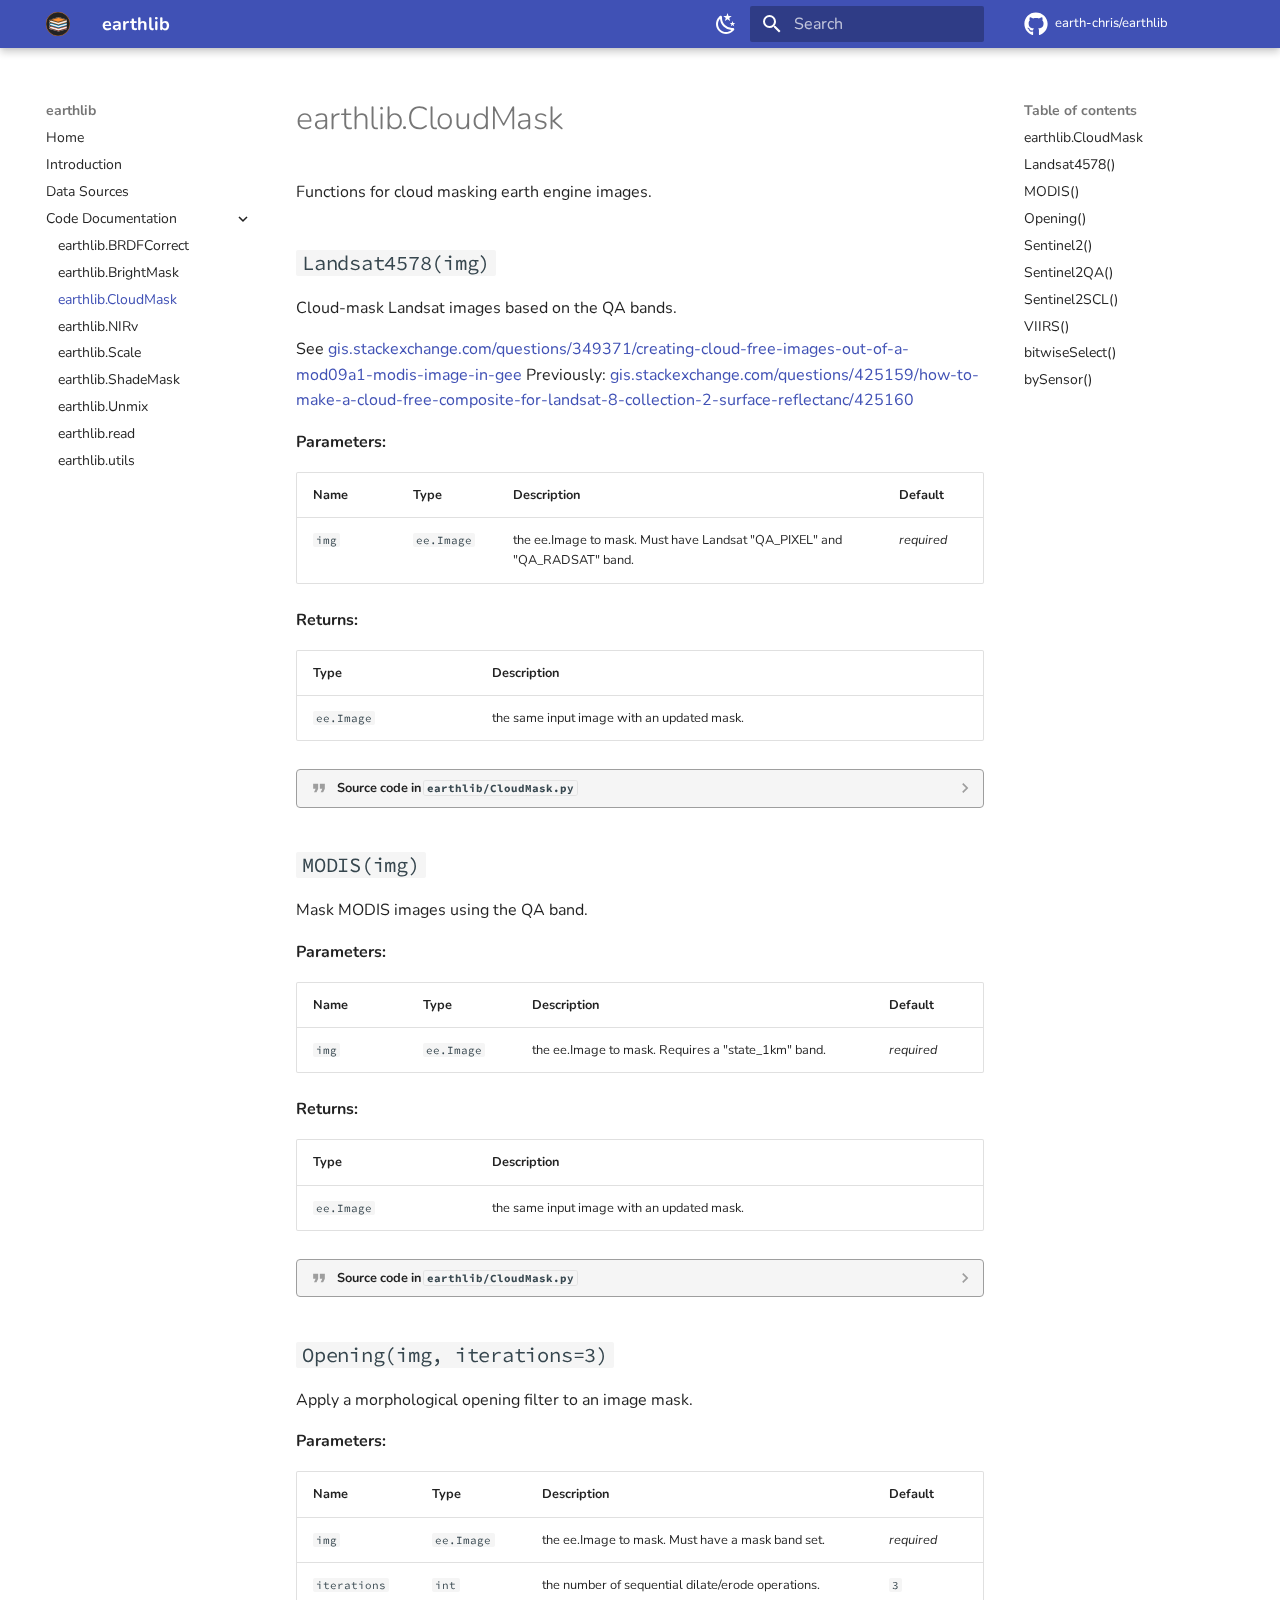
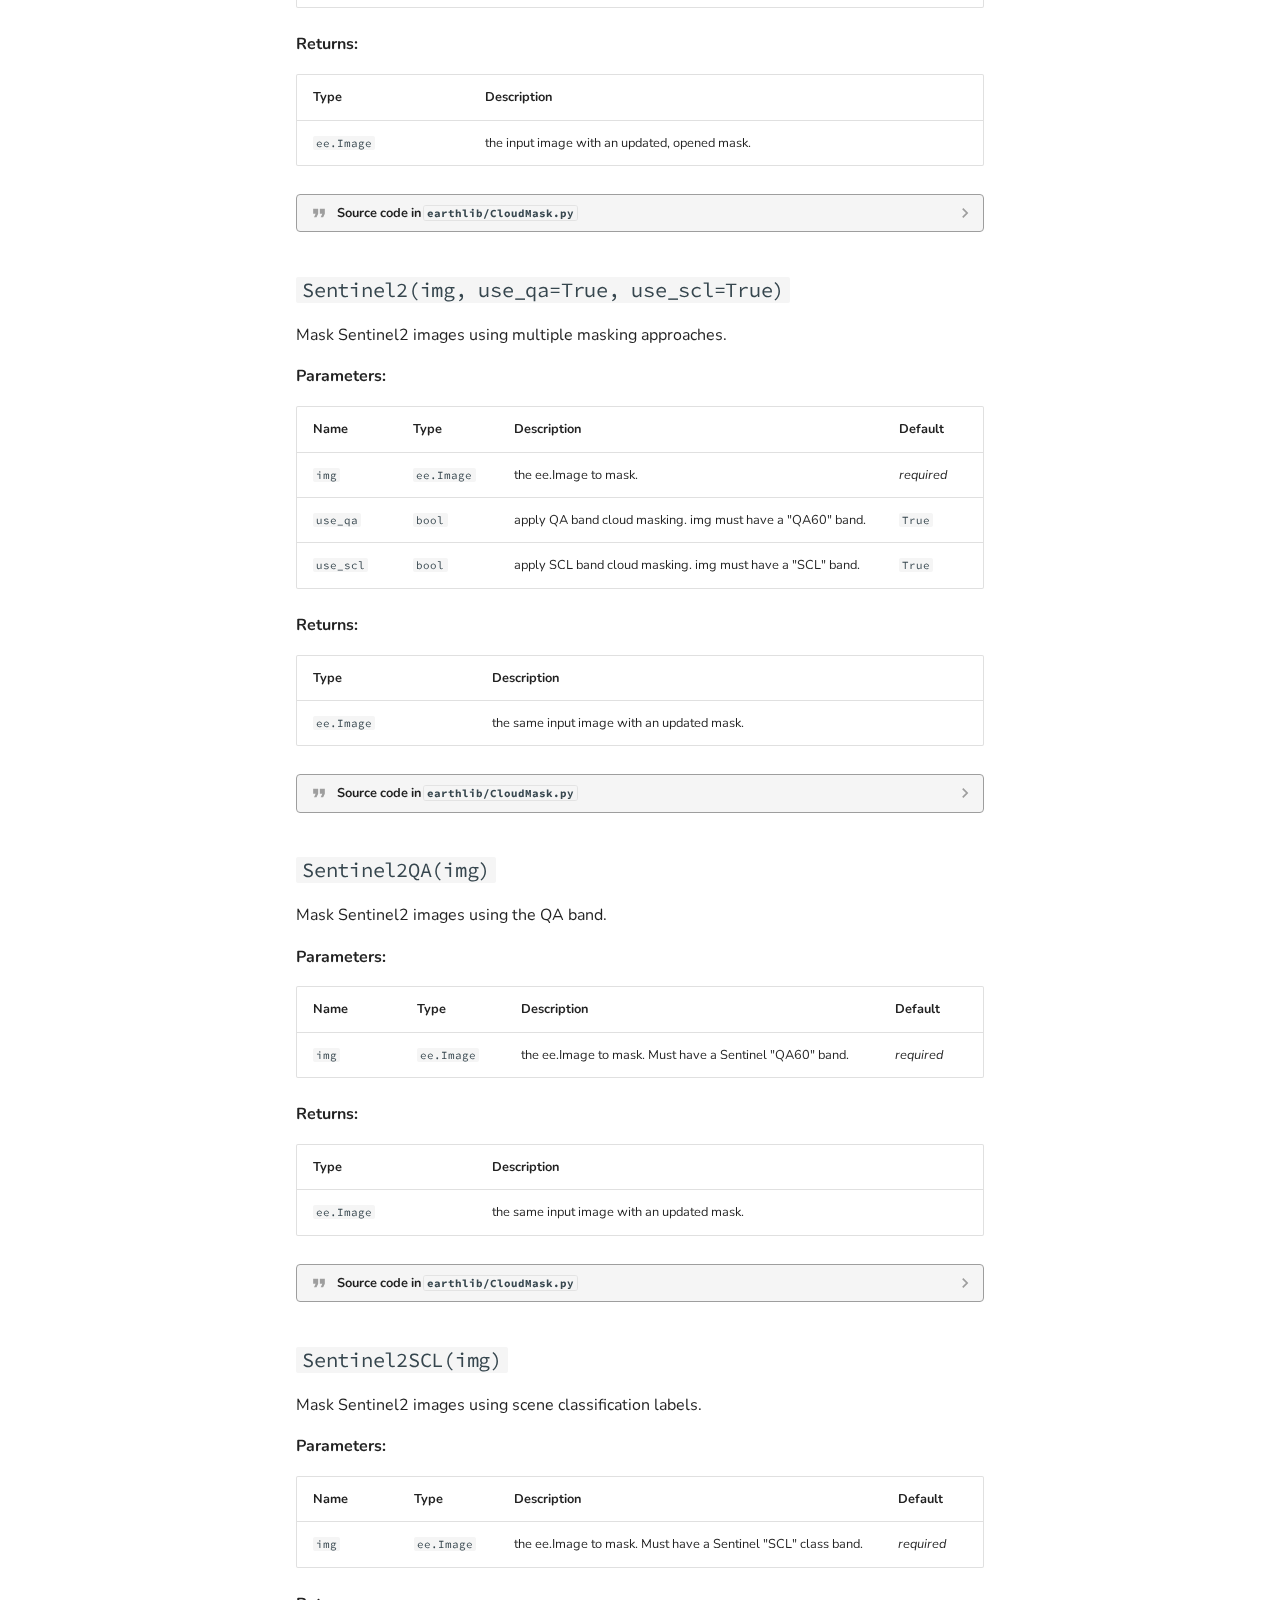
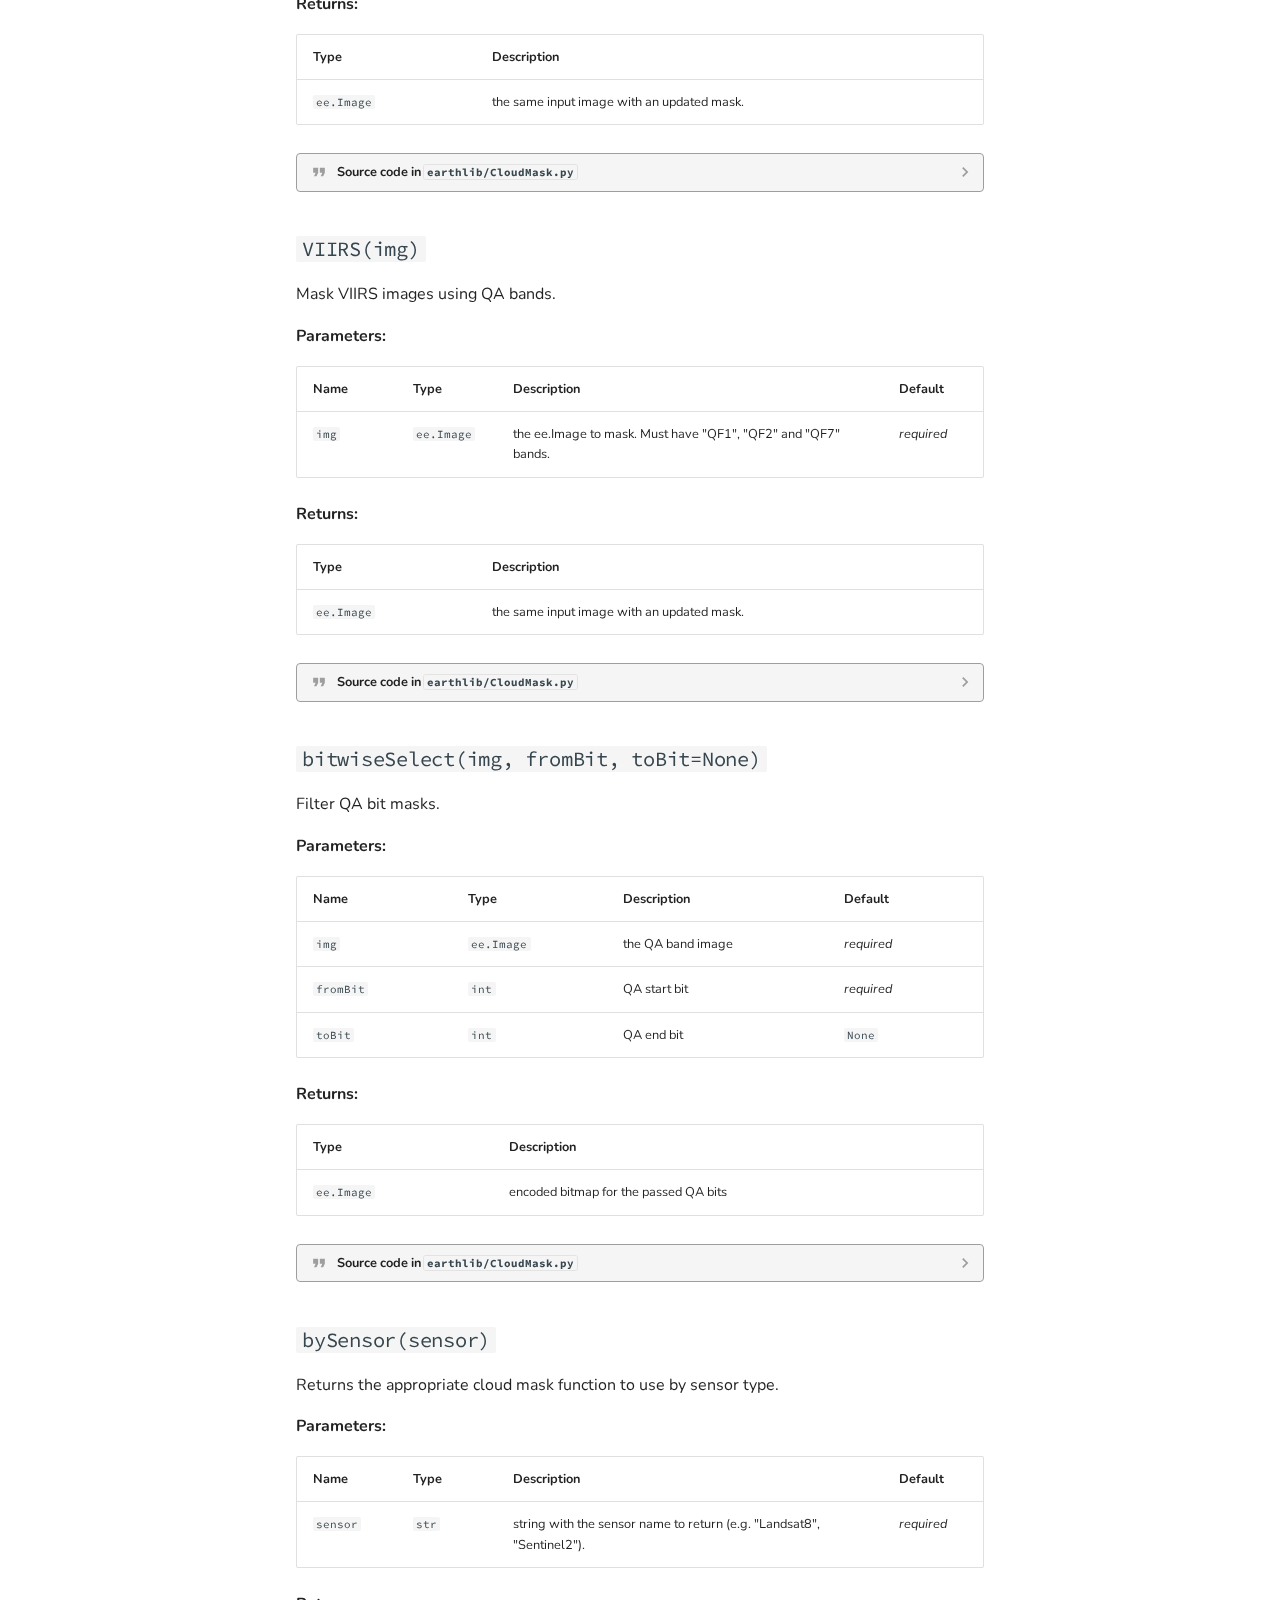
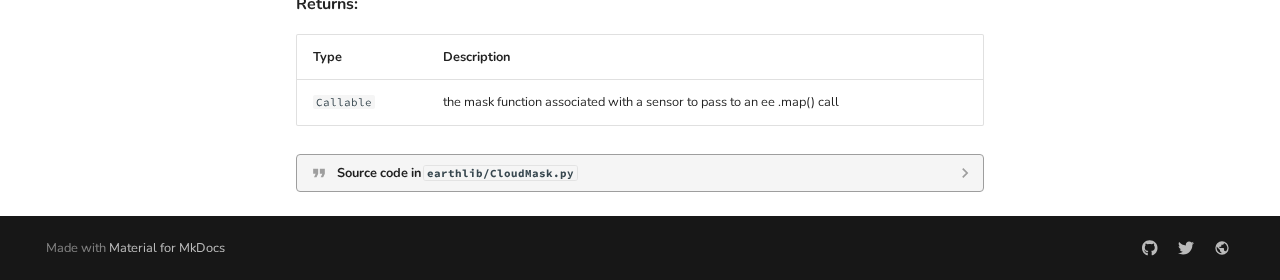
<file: module/CloudMask/index.html>
<!doctype html>
<html lang="en" class="no-js">
  <head>
    
      <meta charset="utf-8">
      <meta name="viewport" content="width=device-width,initial-scale=1">
      
        <meta name="description" content="Spectral unmixing tools for satellite land cover mapping.">
      
      
      
        <link rel="canonical" href="https://earth-chris.github.io/earthlib/module/CloudMask/">
      
      
        <link rel="prev" href="../BrightMask/">
      
      
        <link rel="next" href="../NIRv/">
      
      
      <link rel="icon" href="../../img/favicon.png">
      <meta name="generator" content="mkdocs-1.5.2, mkdocs-material-9.2.7">
    
    
      
        <title>earthlib.CloudMask - earthlib</title>
      
    
    
      <link rel="stylesheet" href="../../assets/stylesheets/main.046329b4.min.css">
      
        
        <link rel="stylesheet" href="../../assets/stylesheets/palette.85d0ee34.min.css">
      
      


    
    
      
    
    
      
        
        
        <link rel="preconnect" href="https://fonts.gstatic.com" crossorigin>
        <link rel="stylesheet" href="https://fonts.googleapis.com/css?family=Nunito:300,300i,400,400i,700,700i%7CSource+Code+Pro:400,400i,700,700i&display=fallback">
        <style>:root{--md-text-font:"Nunito";--md-code-font:"Source Code Pro"}</style>
      
    
    
      <link rel="stylesheet" href="../../assets/_mkdocstrings.css">
    
      <link rel="stylesheet" href="https://earth-chris.github.io/shared/mkdocs.css">
    
    <script>__md_scope=new URL("../..",location),__md_hash=e=>[...e].reduce((e,_)=>(e<<5)-e+_.charCodeAt(0),0),__md_get=(e,_=localStorage,t=__md_scope)=>JSON.parse(_.getItem(t.pathname+"."+e)),__md_set=(e,_,t=localStorage,a=__md_scope)=>{try{t.setItem(a.pathname+"."+e,JSON.stringify(_))}catch(e){}}</script>
    
      

    
    
    
  </head>
  
  
    
    
      
    
    
    
    
    <body dir="ltr" data-md-color-scheme="earthchris-light" data-md-color-primary="indigo" data-md-color-accent="indigo">
  
    
    
      <script>var palette=__md_get("__palette");if(palette&&"object"==typeof palette.color)for(var key of Object.keys(palette.color))document.body.setAttribute("data-md-color-"+key,palette.color[key])</script>
    
    <input class="md-toggle" data-md-toggle="drawer" type="checkbox" id="__drawer" autocomplete="off">
    <input class="md-toggle" data-md-toggle="search" type="checkbox" id="__search" autocomplete="off">
    <label class="md-overlay" for="__drawer"></label>
    <div data-md-component="skip">
      
        
        <a href="#earthlib.CloudMask" class="md-skip">
          Skip to content
        </a>
      
    </div>
    <div data-md-component="announce">
      
    </div>
    
    
      

  

<header class="md-header md-header--shadow" data-md-component="header">
  <nav class="md-header__inner md-grid" aria-label="Header">
    <a href="../.." title="earthlib" class="md-header__button md-logo" aria-label="earthlib" data-md-component="logo">
      
  <img src="../../img/earthlib.svg" alt="logo">

    </a>
    <label class="md-header__button md-icon" for="__drawer">
      
      <svg xmlns="http://www.w3.org/2000/svg" viewBox="0 0 24 24"><path d="M3 6h18v2H3V6m0 5h18v2H3v-2m0 5h18v2H3v-2Z"/></svg>
    </label>
    <div class="md-header__title" data-md-component="header-title">
      <div class="md-header__ellipsis">
        <div class="md-header__topic">
          <span class="md-ellipsis">
            earthlib
          </span>
        </div>
        <div class="md-header__topic" data-md-component="header-topic">
          <span class="md-ellipsis">
            
              earthlib.CloudMask
            
          </span>
        </div>
      </div>
    </div>
    
      
        <form class="md-header__option" data-md-component="palette">
  
    
    
    
    <input class="md-option" data-md-color-media="(prefers-color-scheme: light)" data-md-color-scheme="earthchris-light" data-md-color-primary="indigo" data-md-color-accent="indigo"  aria-label="Go dark"  type="radio" name="__palette" id="__palette_1">
    
      <label class="md-header__button md-icon" title="Go dark" for="__palette_2" hidden>
        <svg xmlns="http://www.w3.org/2000/svg" viewBox="0 0 24 24"><path d="m17.75 4.09-2.53 1.94.91 3.06-2.63-1.81-2.63 1.81.91-3.06-2.53-1.94L12.44 4l1.06-3 1.06 3 3.19.09m3.5 6.91-1.64 1.25.59 1.98-1.7-1.17-1.7 1.17.59-1.98L15.75 11l2.06-.05L18.5 9l.69 1.95 2.06.05m-2.28 4.95c.83-.08 1.72 1.1 1.19 1.85-.32.45-.66.87-1.08 1.27C15.17 23 8.84 23 4.94 19.07c-3.91-3.9-3.91-10.24 0-14.14.4-.4.82-.76 1.27-1.08.75-.53 1.93.36 1.85 1.19-.27 2.86.69 5.83 2.89 8.02a9.96 9.96 0 0 0 8.02 2.89m-1.64 2.02a12.08 12.08 0 0 1-7.8-3.47c-2.17-2.19-3.33-5-3.49-7.82-2.81 3.14-2.7 7.96.31 10.98 3.02 3.01 7.84 3.12 10.98.31Z"/></svg>
      </label>
    
  
    
    
    
    <input class="md-option" data-md-color-media="(prefers-color-scheme: dark)" data-md-color-scheme="slate" data-md-color-primary="indigo" data-md-color-accent="indigo"  aria-label="Go light"  type="radio" name="__palette" id="__palette_2">
    
      <label class="md-header__button md-icon" title="Go light" for="__palette_1" hidden>
        <svg xmlns="http://www.w3.org/2000/svg" viewBox="0 0 24 24"><path d="M12 7a5 5 0 0 1 5 5 5 5 0 0 1-5 5 5 5 0 0 1-5-5 5 5 0 0 1 5-5m0 2a3 3 0 0 0-3 3 3 3 0 0 0 3 3 3 3 0 0 0 3-3 3 3 0 0 0-3-3m0-7 2.39 3.42C13.65 5.15 12.84 5 12 5c-.84 0-1.65.15-2.39.42L12 2M3.34 7l4.16-.35A7.2 7.2 0 0 0 5.94 8.5c-.44.74-.69 1.5-.83 2.29L3.34 7m.02 10 1.76-3.77a7.131 7.131 0 0 0 2.38 4.14L3.36 17M20.65 7l-1.77 3.79a7.023 7.023 0 0 0-2.38-4.15l4.15.36m-.01 10-4.14.36c.59-.51 1.12-1.14 1.54-1.86.42-.73.69-1.5.83-2.29L20.64 17M12 22l-2.41-3.44c.74.27 1.55.44 2.41.44.82 0 1.63-.17 2.37-.44L12 22Z"/></svg>
      </label>
    
  
</form>
      
    
    
    
      <label class="md-header__button md-icon" for="__search">
        
        <svg xmlns="http://www.w3.org/2000/svg" viewBox="0 0 24 24"><path d="M9.5 3A6.5 6.5 0 0 1 16 9.5c0 1.61-.59 3.09-1.56 4.23l.27.27h.79l5 5-1.5 1.5-5-5v-.79l-.27-.27A6.516 6.516 0 0 1 9.5 16 6.5 6.5 0 0 1 3 9.5 6.5 6.5 0 0 1 9.5 3m0 2C7 5 5 7 5 9.5S7 14 9.5 14 14 12 14 9.5 12 5 9.5 5Z"/></svg>
      </label>
      <div class="md-search" data-md-component="search" role="dialog">
  <label class="md-search__overlay" for="__search"></label>
  <div class="md-search__inner" role="search">
    <form class="md-search__form" name="search">
      <input type="text" class="md-search__input" name="query" aria-label="Search" placeholder="Search" autocapitalize="off" autocorrect="off" autocomplete="off" spellcheck="false" data-md-component="search-query" required>
      <label class="md-search__icon md-icon" for="__search">
        
        <svg xmlns="http://www.w3.org/2000/svg" viewBox="0 0 24 24"><path d="M9.5 3A6.5 6.5 0 0 1 16 9.5c0 1.61-.59 3.09-1.56 4.23l.27.27h.79l5 5-1.5 1.5-5-5v-.79l-.27-.27A6.516 6.516 0 0 1 9.5 16 6.5 6.5 0 0 1 3 9.5 6.5 6.5 0 0 1 9.5 3m0 2C7 5 5 7 5 9.5S7 14 9.5 14 14 12 14 9.5 12 5 9.5 5Z"/></svg>
        
        <svg xmlns="http://www.w3.org/2000/svg" viewBox="0 0 24 24"><path d="M20 11v2H8l5.5 5.5-1.42 1.42L4.16 12l7.92-7.92L13.5 5.5 8 11h12Z"/></svg>
      </label>
      <nav class="md-search__options" aria-label="Search">
        
        <button type="reset" class="md-search__icon md-icon" title="Clear" aria-label="Clear" tabindex="-1">
          
          <svg xmlns="http://www.w3.org/2000/svg" viewBox="0 0 24 24"><path d="M19 6.41 17.59 5 12 10.59 6.41 5 5 6.41 10.59 12 5 17.59 6.41 19 12 13.41 17.59 19 19 17.59 13.41 12 19 6.41Z"/></svg>
        </button>
      </nav>
      
    </form>
    <div class="md-search__output">
      <div class="md-search__scrollwrap" data-md-scrollfix>
        <div class="md-search-result" data-md-component="search-result">
          <div class="md-search-result__meta">
            Initializing search
          </div>
          <ol class="md-search-result__list" role="presentation"></ol>
        </div>
      </div>
    </div>
  </div>
</div>
    
    
      <div class="md-header__source">
        <a href="https://github.com/earth-chris/earthlib" title="Go to repository" class="md-source" data-md-component="source">
  <div class="md-source__icon md-icon">
    
    <svg xmlns="http://www.w3.org/2000/svg" viewBox="0 0 496 512"><!--! Font Awesome Free 6.4.2 by @fontawesome - https://fontawesome.com License - https://fontawesome.com/license/free (Icons: CC BY 4.0, Fonts: SIL OFL 1.1, Code: MIT License) Copyright 2023 Fonticons, Inc.--><path d="M165.9 397.4c0 2-2.3 3.6-5.2 3.6-3.3.3-5.6-1.3-5.6-3.6 0-2 2.3-3.6 5.2-3.6 3-.3 5.6 1.3 5.6 3.6zm-31.1-4.5c-.7 2 1.3 4.3 4.3 4.9 2.6 1 5.6 0 6.2-2s-1.3-4.3-4.3-5.2c-2.6-.7-5.5.3-6.2 2.3zm44.2-1.7c-2.9.7-4.9 2.6-4.6 4.9.3 2 2.9 3.3 5.9 2.6 2.9-.7 4.9-2.6 4.6-4.6-.3-1.9-3-3.2-5.9-2.9zM244.8 8C106.1 8 0 113.3 0 252c0 110.9 69.8 205.8 169.5 239.2 12.8 2.3 17.3-5.6 17.3-12.1 0-6.2-.3-40.4-.3-61.4 0 0-70 15-84.7-29.8 0 0-11.4-29.1-27.8-36.6 0 0-22.9-15.7 1.6-15.4 0 0 24.9 2 38.6 25.8 21.9 38.6 58.6 27.5 72.9 20.9 2.3-16 8.8-27.1 16-33.7-55.9-6.2-112.3-14.3-112.3-110.5 0-27.5 7.6-41.3 23.6-58.9-2.6-6.5-11.1-33.3 2.6-67.9 20.9-6.5 69 27 69 27 20-5.6 41.5-8.5 62.8-8.5s42.8 2.9 62.8 8.5c0 0 48.1-33.6 69-27 13.7 34.7 5.2 61.4 2.6 67.9 16 17.7 25.8 31.5 25.8 58.9 0 96.5-58.9 104.2-114.8 110.5 9.2 7.9 17 22.9 17 46.4 0 33.7-.3 75.4-.3 83.6 0 6.5 4.6 14.4 17.3 12.1C428.2 457.8 496 362.9 496 252 496 113.3 383.5 8 244.8 8zM97.2 352.9c-1.3 1-1 3.3.7 5.2 1.6 1.6 3.9 2.3 5.2 1 1.3-1 1-3.3-.7-5.2-1.6-1.6-3.9-2.3-5.2-1zm-10.8-8.1c-.7 1.3.3 2.9 2.3 3.9 1.6 1 3.6.7 4.3-.7.7-1.3-.3-2.9-2.3-3.9-2-.6-3.6-.3-4.3.7zm32.4 35.6c-1.6 1.3-1 4.3 1.3 6.2 2.3 2.3 5.2 2.6 6.5 1 1.3-1.3.7-4.3-1.3-6.2-2.2-2.3-5.2-2.6-6.5-1zm-11.4-14.7c-1.6 1-1.6 3.6 0 5.9 1.6 2.3 4.3 3.3 5.6 2.3 1.6-1.3 1.6-3.9 0-6.2-1.4-2.3-4-3.3-5.6-2z"/></svg>
  </div>
  <div class="md-source__repository">
    earth-chris/earthlib
  </div>
</a>
      </div>
    
  </nav>
  
</header>
    
    <div class="md-container" data-md-component="container">
      
      
        
          
        
      
      <main class="md-main" data-md-component="main">
        <div class="md-main__inner md-grid">
          
            
              
              <div class="md-sidebar md-sidebar--primary" data-md-component="sidebar" data-md-type="navigation" >
                <div class="md-sidebar__scrollwrap">
                  <div class="md-sidebar__inner">
                    



<nav class="md-nav md-nav--primary" aria-label="Navigation" data-md-level="0">
  <label class="md-nav__title" for="__drawer">
    <a href="../.." title="earthlib" class="md-nav__button md-logo" aria-label="earthlib" data-md-component="logo">
      
  <img src="../../img/earthlib.svg" alt="logo">

    </a>
    earthlib
  </label>
  
    <div class="md-nav__source">
      <a href="https://github.com/earth-chris/earthlib" title="Go to repository" class="md-source" data-md-component="source">
  <div class="md-source__icon md-icon">
    
    <svg xmlns="http://www.w3.org/2000/svg" viewBox="0 0 496 512"><!--! Font Awesome Free 6.4.2 by @fontawesome - https://fontawesome.com License - https://fontawesome.com/license/free (Icons: CC BY 4.0, Fonts: SIL OFL 1.1, Code: MIT License) Copyright 2023 Fonticons, Inc.--><path d="M165.9 397.4c0 2-2.3 3.6-5.2 3.6-3.3.3-5.6-1.3-5.6-3.6 0-2 2.3-3.6 5.2-3.6 3-.3 5.6 1.3 5.6 3.6zm-31.1-4.5c-.7 2 1.3 4.3 4.3 4.9 2.6 1 5.6 0 6.2-2s-1.3-4.3-4.3-5.2c-2.6-.7-5.5.3-6.2 2.3zm44.2-1.7c-2.9.7-4.9 2.6-4.6 4.9.3 2 2.9 3.3 5.9 2.6 2.9-.7 4.9-2.6 4.6-4.6-.3-1.9-3-3.2-5.9-2.9zM244.8 8C106.1 8 0 113.3 0 252c0 110.9 69.8 205.8 169.5 239.2 12.8 2.3 17.3-5.6 17.3-12.1 0-6.2-.3-40.4-.3-61.4 0 0-70 15-84.7-29.8 0 0-11.4-29.1-27.8-36.6 0 0-22.9-15.7 1.6-15.4 0 0 24.9 2 38.6 25.8 21.9 38.6 58.6 27.5 72.9 20.9 2.3-16 8.8-27.1 16-33.7-55.9-6.2-112.3-14.3-112.3-110.5 0-27.5 7.6-41.3 23.6-58.9-2.6-6.5-11.1-33.3 2.6-67.9 20.9-6.5 69 27 69 27 20-5.6 41.5-8.5 62.8-8.5s42.8 2.9 62.8 8.5c0 0 48.1-33.6 69-27 13.7 34.7 5.2 61.4 2.6 67.9 16 17.7 25.8 31.5 25.8 58.9 0 96.5-58.9 104.2-114.8 110.5 9.2 7.9 17 22.9 17 46.4 0 33.7-.3 75.4-.3 83.6 0 6.5 4.6 14.4 17.3 12.1C428.2 457.8 496 362.9 496 252 496 113.3 383.5 8 244.8 8zM97.2 352.9c-1.3 1-1 3.3.7 5.2 1.6 1.6 3.9 2.3 5.2 1 1.3-1 1-3.3-.7-5.2-1.6-1.6-3.9-2.3-5.2-1zm-10.8-8.1c-.7 1.3.3 2.9 2.3 3.9 1.6 1 3.6.7 4.3-.7.7-1.3-.3-2.9-2.3-3.9-2-.6-3.6-.3-4.3.7zm32.4 35.6c-1.6 1.3-1 4.3 1.3 6.2 2.3 2.3 5.2 2.6 6.5 1 1.3-1.3.7-4.3-1.3-6.2-2.2-2.3-5.2-2.6-6.5-1zm-11.4-14.7c-1.6 1-1.6 3.6 0 5.9 1.6 2.3 4.3 3.3 5.6 2.3 1.6-1.3 1.6-3.9 0-6.2-1.4-2.3-4-3.3-5.6-2z"/></svg>
  </div>
  <div class="md-source__repository">
    earth-chris/earthlib
  </div>
</a>
    </div>
  
  <ul class="md-nav__list" data-md-scrollfix>
    
      
      
  
  
  
    <li class="md-nav__item">
      <a href="../.." class="md-nav__link">
        
  
  <span class="md-ellipsis">
    Home
  </span>
  

      </a>
    </li>
  

    
      
      
  
  
  
    <li class="md-nav__item">
      <a href="../../introduction/" class="md-nav__link">
        
  
  <span class="md-ellipsis">
    Introduction
  </span>
  

      </a>
    </li>
  

    
      
      
  
  
  
    <li class="md-nav__item">
      <a href="../../sources/" class="md-nav__link">
        
  
  <span class="md-ellipsis">
    Data Sources
  </span>
  

      </a>
    </li>
  

    
      
      
  
  
    
  
  
    
    
    
    <li class="md-nav__item md-nav__item--active md-nav__item--nested">
      
        
        
        
        
        <input class="md-nav__toggle md-toggle " type="checkbox" id="__nav_4" checked>
        
          <label class="md-nav__link" for="__nav_4" id="__nav_4_label" tabindex="0">
            
  
  <span class="md-ellipsis">
    Code Documentation
  </span>
  

            <span class="md-nav__icon md-icon"></span>
          </label>
        
        <nav class="md-nav" data-md-level="1" aria-labelledby="__nav_4_label" aria-expanded="true">
          <label class="md-nav__title" for="__nav_4">
            <span class="md-nav__icon md-icon"></span>
            Code Documentation
          </label>
          <ul class="md-nav__list" data-md-scrollfix>
            
              
                
  
  
  
    <li class="md-nav__item">
      <a href="../BRDFCorrect/" class="md-nav__link">
        
  
  <span class="md-ellipsis">
    earthlib.BRDFCorrect
  </span>
  

      </a>
    </li>
  

              
            
              
                
  
  
  
    <li class="md-nav__item">
      <a href="../BrightMask/" class="md-nav__link">
        
  
  <span class="md-ellipsis">
    earthlib.BrightMask
  </span>
  

      </a>
    </li>
  

              
            
              
                
  
  
    
  
  
    <li class="md-nav__item md-nav__item--active">
      
      <input class="md-nav__toggle md-toggle" type="checkbox" id="__toc">
      
      
      
        <label class="md-nav__link md-nav__link--active" for="__toc">
          
  
  <span class="md-ellipsis">
    earthlib.CloudMask
  </span>
  

          <span class="md-nav__icon md-icon"></span>
        </label>
      
      <a href="./" class="md-nav__link md-nav__link--active">
        
  
  <span class="md-ellipsis">
    earthlib.CloudMask
  </span>
  

      </a>
      
        

<nav class="md-nav md-nav--secondary" aria-label="Table of contents">
  
  
  
  
    <label class="md-nav__title" for="__toc">
      <span class="md-nav__icon md-icon"></span>
      Table of contents
    </label>
    <ul class="md-nav__list" data-md-component="toc" data-md-scrollfix>
      
        <li class="md-nav__item">
  <a href="#earthlib.CloudMask" class="md-nav__link">
    earthlib.CloudMask
  </a>
  
</li>
      
        <li class="md-nav__item">
  <a href="#earthlib.CloudMask.Landsat4578" class="md-nav__link">
    Landsat4578()
  </a>
  
</li>
      
        <li class="md-nav__item">
  <a href="#earthlib.CloudMask.MODIS" class="md-nav__link">
    MODIS()
  </a>
  
</li>
      
        <li class="md-nav__item">
  <a href="#earthlib.CloudMask.Opening" class="md-nav__link">
    Opening()
  </a>
  
</li>
      
        <li class="md-nav__item">
  <a href="#earthlib.CloudMask.Sentinel2" class="md-nav__link">
    Sentinel2()
  </a>
  
</li>
      
        <li class="md-nav__item">
  <a href="#earthlib.CloudMask.Sentinel2QA" class="md-nav__link">
    Sentinel2QA()
  </a>
  
</li>
      
        <li class="md-nav__item">
  <a href="#earthlib.CloudMask.Sentinel2SCL" class="md-nav__link">
    Sentinel2SCL()
  </a>
  
</li>
      
        <li class="md-nav__item">
  <a href="#earthlib.CloudMask.VIIRS" class="md-nav__link">
    VIIRS()
  </a>
  
</li>
      
        <li class="md-nav__item">
  <a href="#earthlib.CloudMask.bitwiseSelect" class="md-nav__link">
    bitwiseSelect()
  </a>
  
</li>
      
        <li class="md-nav__item">
  <a href="#earthlib.CloudMask.bySensor" class="md-nav__link">
    bySensor()
  </a>
  
</li>
      
    </ul>
  
</nav>
      
    </li>
  

              
            
              
                
  
  
  
    <li class="md-nav__item">
      <a href="../NIRv/" class="md-nav__link">
        
  
  <span class="md-ellipsis">
    earthlib.NIRv
  </span>
  

      </a>
    </li>
  

              
            
              
                
  
  
  
    <li class="md-nav__item">
      <a href="../Scale/" class="md-nav__link">
        
  
  <span class="md-ellipsis">
    earthlib.Scale
  </span>
  

      </a>
    </li>
  

              
            
              
                
  
  
  
    <li class="md-nav__item">
      <a href="../ShadeMask/" class="md-nav__link">
        
  
  <span class="md-ellipsis">
    earthlib.ShadeMask
  </span>
  

      </a>
    </li>
  

              
            
              
                
  
  
  
    <li class="md-nav__item">
      <a href="../Unmix/" class="md-nav__link">
        
  
  <span class="md-ellipsis">
    earthlib.Unmix
  </span>
  

      </a>
    </li>
  

              
            
              
                
  
  
  
    <li class="md-nav__item">
      <a href="../read/" class="md-nav__link">
        
  
  <span class="md-ellipsis">
    earthlib.read
  </span>
  

      </a>
    </li>
  

              
            
              
                
  
  
  
    <li class="md-nav__item">
      <a href="../utils/" class="md-nav__link">
        
  
  <span class="md-ellipsis">
    earthlib.utils
  </span>
  

      </a>
    </li>
  

              
            
          </ul>
        </nav>
      
    </li>
  

    
  </ul>
</nav>
                  </div>
                </div>
              </div>
            
            
              
              <div class="md-sidebar md-sidebar--secondary" data-md-component="sidebar" data-md-type="toc" >
                <div class="md-sidebar__scrollwrap">
                  <div class="md-sidebar__inner">
                    

<nav class="md-nav md-nav--secondary" aria-label="Table of contents">
  
  
  
  
    <label class="md-nav__title" for="__toc">
      <span class="md-nav__icon md-icon"></span>
      Table of contents
    </label>
    <ul class="md-nav__list" data-md-component="toc" data-md-scrollfix>
      
        <li class="md-nav__item">
  <a href="#earthlib.CloudMask" class="md-nav__link">
    earthlib.CloudMask
  </a>
  
</li>
      
        <li class="md-nav__item">
  <a href="#earthlib.CloudMask.Landsat4578" class="md-nav__link">
    Landsat4578()
  </a>
  
</li>
      
        <li class="md-nav__item">
  <a href="#earthlib.CloudMask.MODIS" class="md-nav__link">
    MODIS()
  </a>
  
</li>
      
        <li class="md-nav__item">
  <a href="#earthlib.CloudMask.Opening" class="md-nav__link">
    Opening()
  </a>
  
</li>
      
        <li class="md-nav__item">
  <a href="#earthlib.CloudMask.Sentinel2" class="md-nav__link">
    Sentinel2()
  </a>
  
</li>
      
        <li class="md-nav__item">
  <a href="#earthlib.CloudMask.Sentinel2QA" class="md-nav__link">
    Sentinel2QA()
  </a>
  
</li>
      
        <li class="md-nav__item">
  <a href="#earthlib.CloudMask.Sentinel2SCL" class="md-nav__link">
    Sentinel2SCL()
  </a>
  
</li>
      
        <li class="md-nav__item">
  <a href="#earthlib.CloudMask.VIIRS" class="md-nav__link">
    VIIRS()
  </a>
  
</li>
      
        <li class="md-nav__item">
  <a href="#earthlib.CloudMask.bitwiseSelect" class="md-nav__link">
    bitwiseSelect()
  </a>
  
</li>
      
        <li class="md-nav__item">
  <a href="#earthlib.CloudMask.bySensor" class="md-nav__link">
    bySensor()
  </a>
  
</li>
      
    </ul>
  
</nav>
                  </div>
                </div>
              </div>
            
          
          
            <div class="md-content" data-md-component="content">
              <article class="md-content__inner md-typeset">
                
                  

  
  


  <h1>earthlib.CloudMask</h1>

<div class="doc doc-object doc-module">


<a id="earthlib.CloudMask"></a>
  <div class="doc doc-contents first">
  
      <p>Functions for cloud masking earth engine images.</p>

  

  <div class="doc doc-children">









<div class="doc doc-object doc-function">



<h2 class="doc doc-heading" id="earthlib.CloudMask.Landsat4578">
<code class="codehilite language-python"><span class="n">Landsat4578</span><span class="p">(</span><span class="n">img</span><span class="p">)</span></code>

<a class="headerlink" href="#earthlib.CloudMask.Landsat4578" title="Permanent link">&para;</a></h2>


  <div class="doc doc-contents ">
  
      <p>Cloud-mask Landsat images based on the QA bands.</p>
<p>See <a href="https://gis.stackexchange.com/questions/349371/creating-cloud-free-images-out-of-a-mod09a1-modis-image-in-gee">gis.stackexchange.com/questions/349371/creating-cloud-free-images-out-of-a-mod09a1-modis-image-in-gee</a>
Previously: <a href="https://gis.stackexchange.com/questions/425159/how-to-make-a-cloud-free-composite-for-landsat-8-collection-2-surface-reflectanc/425160">gis.stackexchange.com/questions/425159/how-to-make-a-cloud-free-composite-for-landsat-8-collection-2-surface-reflectanc/425160</a></p>

  <p><strong>Parameters:</strong></p>
  <table>
    <thead>
      <tr>
        <th>Name</th>
        <th>Type</th>
        <th>Description</th>
        <th>Default</th>
      </tr>
    </thead>
    <tbody>
        <tr>
          <td><code>img</code></td>
          <td>
                <code>ee.<span title="ee.Image">Image</span></code>
          </td>
          <td>
            <div class="doc-md-description">
              <p>the ee.Image to mask. Must have Landsat "QA_PIXEL" and "QA_RADSAT" band.</p>
            </div>
          </td>
          <td>
              <em>required</em>
          </td>
        </tr>
    </tbody>
  </table>

  <p><strong>Returns:</strong></p>
  <table>
    <thead>
      <tr>
        <th>Type</th>
        <th>Description</th>
      </tr>
    </thead>
    <tbody>
        <tr>
          <td>
                <code>ee.<span title="ee.Image">Image</span></code>
          </td>
          <td>
            <div class="doc-md-description">
              <p>the same input image with an updated mask.</p>
            </div>
          </td>
        </tr>
    </tbody>
  </table>

      <details class="quote">
        <summary>Source code in <code>earthlib/CloudMask.py</code></summary>
        <div class="codehilite"><table class="codehilitetable"><tr><td class="linenos"><div class="linenodiv"><pre><span></span><span class="normal">55</span>
<span class="normal">56</span>
<span class="normal">57</span>
<span class="normal">58</span>
<span class="normal">59</span>
<span class="normal">60</span>
<span class="normal">61</span>
<span class="normal">62</span>
<span class="normal">63</span>
<span class="normal">64</span>
<span class="normal">65</span>
<span class="normal">66</span>
<span class="normal">67</span>
<span class="normal">68</span>
<span class="normal">69</span>
<span class="normal">70</span>
<span class="normal">71</span>
<span class="normal">72</span>
<span class="normal">73</span>
<span class="normal">74</span>
<span class="normal">75</span>
<span class="normal">76</span>
<span class="normal">77</span>
<span class="normal">78</span>
<span class="normal">79</span>
<span class="normal">80</span></pre></div></td><td class="code"><div><pre><span></span><code><span class="k">def</span> <span class="nf">Landsat4578</span><span class="p">(</span><span class="n">img</span><span class="p">:</span> <span class="n">ee</span><span class="o">.</span><span class="n">Image</span><span class="p">)</span> <span class="o">-&gt;</span> <span class="n">ee</span><span class="o">.</span><span class="n">Image</span><span class="p">:</span>
<span class="w">    </span><span class="sd">&quot;&quot;&quot;Cloud-mask Landsat images based on the QA bands.</span>

<span class="sd">    See https://gis.stackexchange.com/questions/349371/creating-cloud-free-images-out-of-a-mod09a1-modis-image-in-gee</span>
<span class="sd">    Previously: https://gis.stackexchange.com/questions/425159/how-to-make-a-cloud-free-composite-for-landsat-8-collection-2-surface-reflectanc/425160</span>

<span class="sd">    Args:</span>
<span class="sd">        img: the ee.Image to mask. Must have Landsat &quot;QA_PIXEL&quot; and &quot;QA_RADSAT&quot; band.</span>

<span class="sd">    Returns:</span>
<span class="sd">        the same input image with an updated mask.</span>
<span class="sd">    &quot;&quot;&quot;</span>
    <span class="n">qa</span> <span class="o">=</span> <span class="n">img</span><span class="o">.</span><span class="n">select</span><span class="p">(</span><span class="s2">&quot;QA_PIXEL&quot;</span><span class="p">)</span>
    <span class="n">sat</span> <span class="o">=</span> <span class="n">img</span><span class="o">.</span><span class="n">select</span><span class="p">(</span><span class="s2">&quot;QA_RADSAT&quot;</span><span class="p">)</span>

    <span class="n">dilatedCloud</span> <span class="o">=</span> <span class="n">bitwiseSelect</span><span class="p">(</span><span class="n">qa</span><span class="p">,</span> <span class="mi">1</span><span class="p">)</span><span class="o">.</span><span class="n">eq</span><span class="p">(</span><span class="mi">0</span><span class="p">)</span>
    <span class="n">cirrus</span> <span class="o">=</span> <span class="n">bitwiseSelect</span><span class="p">(</span><span class="n">qa</span><span class="p">,</span> <span class="mi">2</span><span class="p">)</span><span class="o">.</span><span class="n">eq</span><span class="p">(</span><span class="mi">0</span><span class="p">)</span>
    <span class="n">cloud</span> <span class="o">=</span> <span class="n">bitwiseSelect</span><span class="p">(</span><span class="n">qa</span><span class="p">,</span> <span class="mi">3</span><span class="p">)</span><span class="o">.</span><span class="n">eq</span><span class="p">(</span><span class="mi">0</span><span class="p">)</span>
    <span class="n">cloudShadow</span> <span class="o">=</span> <span class="n">bitwiseSelect</span><span class="p">(</span><span class="n">qa</span><span class="p">,</span> <span class="mi">4</span><span class="p">)</span><span class="o">.</span><span class="n">eq</span><span class="p">(</span><span class="mi">0</span><span class="p">)</span>
    <span class="n">snow</span> <span class="o">=</span> <span class="n">bitwiseSelect</span><span class="p">(</span><span class="n">qa</span><span class="p">,</span> <span class="mi">5</span><span class="p">)</span><span class="o">.</span><span class="n">eq</span><span class="p">(</span><span class="mi">0</span><span class="p">)</span>
    <span class="n">qaMask</span> <span class="o">=</span> <span class="n">dilatedCloud</span><span class="o">.</span><span class="n">And</span><span class="p">(</span><span class="n">cirrus</span><span class="p">)</span><span class="o">.</span><span class="n">And</span><span class="p">(</span><span class="n">cloud</span><span class="p">)</span><span class="o">.</span><span class="n">And</span><span class="p">(</span><span class="n">cloudShadow</span><span class="p">)</span><span class="o">.</span><span class="n">And</span><span class="p">(</span><span class="n">snow</span><span class="p">)</span>

    <span class="n">satMask</span> <span class="o">=</span> <span class="n">sat</span><span class="o">.</span><span class="n">eq</span><span class="p">(</span><span class="mi">0</span><span class="p">)</span>
    <span class="n">jointMask</span> <span class="o">=</span> <span class="n">qaMask</span><span class="o">.</span><span class="n">And</span><span class="p">(</span><span class="n">satMask</span><span class="p">)</span>

    <span class="k">return</span> <span class="n">img</span><span class="o">.</span><span class="n">updateMask</span><span class="p">(</span><span class="n">jointMask</span><span class="p">)</span>
</code></pre></div></td></tr></table></div>
      </details>
  </div>

</div>

<div class="doc doc-object doc-function">



<h2 class="doc doc-heading" id="earthlib.CloudMask.MODIS">
<code class="codehilite language-python"><span class="n">MODIS</span><span class="p">(</span><span class="n">img</span><span class="p">)</span></code>

<a class="headerlink" href="#earthlib.CloudMask.MODIS" title="Permanent link">&para;</a></h2>


  <div class="doc doc-contents ">
  
      <p>Mask MODIS images using the QA band.</p>

  <p><strong>Parameters:</strong></p>
  <table>
    <thead>
      <tr>
        <th>Name</th>
        <th>Type</th>
        <th>Description</th>
        <th>Default</th>
      </tr>
    </thead>
    <tbody>
        <tr>
          <td><code>img</code></td>
          <td>
                <code>ee.<span title="ee.Image">Image</span></code>
          </td>
          <td>
            <div class="doc-md-description">
              <p>the ee.Image to mask. Requires a "state_1km" band.</p>
            </div>
          </td>
          <td>
              <em>required</em>
          </td>
        </tr>
    </tbody>
  </table>

  <p><strong>Returns:</strong></p>
  <table>
    <thead>
      <tr>
        <th>Type</th>
        <th>Description</th>
      </tr>
    </thead>
    <tbody>
        <tr>
          <td>
                <code>ee.<span title="ee.Image">Image</span></code>
          </td>
          <td>
            <div class="doc-md-description">
              <p>the same input image with an updated mask.</p>
            </div>
          </td>
        </tr>
    </tbody>
  </table>

      <details class="quote">
        <summary>Source code in <code>earthlib/CloudMask.py</code></summary>
        <div class="codehilite"><table class="codehilitetable"><tr><td class="linenos"><div class="linenodiv"><pre><span></span><span class="normal">155</span>
<span class="normal">156</span>
<span class="normal">157</span>
<span class="normal">158</span>
<span class="normal">159</span>
<span class="normal">160</span>
<span class="normal">161</span>
<span class="normal">162</span>
<span class="normal">163</span>
<span class="normal">164</span>
<span class="normal">165</span>
<span class="normal">166</span>
<span class="normal">167</span>
<span class="normal">168</span>
<span class="normal">169</span>
<span class="normal">170</span>
<span class="normal">171</span>
<span class="normal">172</span>
<span class="normal">173</span>
<span class="normal">174</span>
<span class="normal">175</span>
<span class="normal">176</span>
<span class="normal">177</span>
<span class="normal">178</span>
<span class="normal">179</span>
<span class="normal">180</span>
<span class="normal">181</span>
<span class="normal">182</span></pre></div></td><td class="code"><div><pre><span></span><code><span class="k">def</span> <span class="nf">MODIS</span><span class="p">(</span><span class="n">img</span><span class="p">:</span> <span class="n">ee</span><span class="o">.</span><span class="n">Image</span><span class="p">)</span> <span class="o">-&gt;</span> <span class="n">ee</span><span class="o">.</span><span class="n">Image</span><span class="p">:</span>
<span class="w">    </span><span class="sd">&quot;&quot;&quot;Mask MODIS images using the QA band.</span>

<span class="sd">    Args:</span>
<span class="sd">        img: the ee.Image to mask. Requires a &quot;state_1km&quot; band.</span>

<span class="sd">    Returns:</span>
<span class="sd">        the same input image with an updated mask.</span>
<span class="sd">    &quot;&quot;&quot;</span>
    <span class="n">qa</span> <span class="o">=</span> <span class="n">img</span><span class="o">.</span><span class="n">select</span><span class="p">(</span><span class="s2">&quot;state_1km&quot;</span><span class="p">)</span>

    <span class="n">clearMask</span> <span class="o">=</span> <span class="n">bitwiseSelect</span><span class="p">(</span><span class="n">qa</span><span class="p">,</span> <span class="mi">0</span><span class="p">,</span> <span class="mi">1</span><span class="p">)</span><span class="o">.</span><span class="n">eq</span><span class="p">(</span><span class="mi">0</span><span class="p">)</span>
    <span class="n">shadowMask</span> <span class="o">=</span> <span class="n">bitwiseSelect</span><span class="p">(</span><span class="n">qa</span><span class="p">,</span> <span class="mi">2</span><span class="p">)</span><span class="o">.</span><span class="n">eq</span><span class="p">(</span><span class="mi">0</span><span class="p">)</span>
    <span class="n">aerosolMask</span> <span class="o">=</span> <span class="n">bitwiseSelect</span><span class="p">(</span><span class="n">qa</span><span class="p">,</span> <span class="mi">6</span><span class="p">,</span> <span class="mi">7</span><span class="p">)</span><span class="o">.</span><span class="n">lte</span><span class="p">(</span><span class="mi">1</span><span class="p">)</span>
    <span class="n">cirrusMask</span> <span class="o">=</span> <span class="n">bitwiseSelect</span><span class="p">(</span><span class="n">qa</span><span class="p">,</span> <span class="mi">8</span><span class="p">,</span> <span class="mi">9</span><span class="p">)</span><span class="o">.</span><span class="n">eq</span><span class="p">(</span><span class="mi">0</span><span class="p">)</span>
    <span class="n">cloudMask</span> <span class="o">=</span> <span class="n">bitwiseSelect</span><span class="p">(</span><span class="n">qa</span><span class="p">,</span> <span class="mi">10</span><span class="p">)</span><span class="o">.</span><span class="n">eq</span><span class="p">(</span><span class="mi">0</span><span class="p">)</span>
    <span class="n">fireMask</span> <span class="o">=</span> <span class="n">bitwiseSelect</span><span class="p">(</span><span class="n">qa</span><span class="p">,</span> <span class="mi">11</span><span class="p">)</span><span class="o">.</span><span class="n">eq</span><span class="p">(</span><span class="mi">0</span><span class="p">)</span>
    <span class="n">snowMask</span> <span class="o">=</span> <span class="n">bitwiseSelect</span><span class="p">(</span><span class="n">qa</span><span class="p">,</span> <span class="mi">15</span><span class="p">)</span><span class="o">.</span><span class="n">eq</span><span class="p">(</span><span class="mi">0</span><span class="p">)</span>

    <span class="n">mask</span> <span class="o">=</span> <span class="p">(</span>
        <span class="n">clearMask</span><span class="o">.</span><span class="n">And</span><span class="p">(</span><span class="n">shadowMask</span><span class="p">)</span>
        <span class="o">.</span><span class="n">And</span><span class="p">(</span><span class="n">aerosolMask</span><span class="p">)</span>
        <span class="o">.</span><span class="n">And</span><span class="p">(</span><span class="n">cirrusMask</span><span class="p">)</span>
        <span class="o">.</span><span class="n">And</span><span class="p">(</span><span class="n">cloudMask</span><span class="p">)</span>
        <span class="o">.</span><span class="n">And</span><span class="p">(</span><span class="n">fireMask</span><span class="p">)</span>
        <span class="o">.</span><span class="n">And</span><span class="p">(</span><span class="n">snowMask</span><span class="p">)</span>
    <span class="p">)</span>
    <span class="k">return</span> <span class="n">img</span><span class="o">.</span><span class="n">updateMask</span><span class="p">(</span><span class="n">mask</span><span class="p">)</span>
</code></pre></div></td></tr></table></div>
      </details>
  </div>

</div>

<div class="doc doc-object doc-function">



<h2 class="doc doc-heading" id="earthlib.CloudMask.Opening">
<code class="codehilite language-python"><span class="n">Opening</span><span class="p">(</span><span class="n">img</span><span class="p">,</span> <span class="n">iterations</span><span class="o">=</span><span class="mi">3</span><span class="p">)</span></code>

<a class="headerlink" href="#earthlib.CloudMask.Opening" title="Permanent link">&para;</a></h2>


  <div class="doc doc-contents ">
  
      <p>Apply a morphological opening filter to an image mask.</p>

  <p><strong>Parameters:</strong></p>
  <table>
    <thead>
      <tr>
        <th>Name</th>
        <th>Type</th>
        <th>Description</th>
        <th>Default</th>
      </tr>
    </thead>
    <tbody>
        <tr>
          <td><code>img</code></td>
          <td>
                <code>ee.<span title="ee.Image">Image</span></code>
          </td>
          <td>
            <div class="doc-md-description">
              <p>the ee.Image to mask. Must have a mask band set.</p>
            </div>
          </td>
          <td>
              <em>required</em>
          </td>
        </tr>
        <tr>
          <td><code>iterations</code></td>
          <td>
                <code>int</code>
          </td>
          <td>
            <div class="doc-md-description">
              <p>the number of sequential dilate/erode operations.</p>
            </div>
          </td>
          <td>
                <code>3</code>
          </td>
        </tr>
    </tbody>
  </table>

  <p><strong>Returns:</strong></p>
  <table>
    <thead>
      <tr>
        <th>Type</th>
        <th>Description</th>
      </tr>
    </thead>
    <tbody>
        <tr>
          <td>
                <code>ee.<span title="ee.Image">Image</span></code>
          </td>
          <td>
            <div class="doc-md-description">
              <p>the input image with an updated, opened mask.</p>
            </div>
          </td>
        </tr>
    </tbody>
  </table>

      <details class="quote">
        <summary>Source code in <code>earthlib/CloudMask.py</code></summary>
        <div class="codehilite"><table class="codehilitetable"><tr><td class="linenos"><div class="linenodiv"><pre><span></span><span class="normal">220</span>
<span class="normal">221</span>
<span class="normal">222</span>
<span class="normal">223</span>
<span class="normal">224</span>
<span class="normal">225</span>
<span class="normal">226</span>
<span class="normal">227</span>
<span class="normal">228</span>
<span class="normal">229</span>
<span class="normal">230</span>
<span class="normal">231</span>
<span class="normal">232</span>
<span class="normal">233</span>
<span class="normal">234</span>
<span class="normal">235</span>
<span class="normal">236</span></pre></div></td><td class="code"><div><pre><span></span><code><span class="k">def</span> <span class="nf">Opening</span><span class="p">(</span><span class="n">img</span><span class="p">:</span> <span class="n">ee</span><span class="o">.</span><span class="n">Image</span><span class="p">,</span> <span class="n">iterations</span><span class="p">:</span> <span class="nb">int</span> <span class="o">=</span> <span class="mi">3</span><span class="p">)</span> <span class="o">-&gt;</span> <span class="n">ee</span><span class="o">.</span><span class="n">Image</span><span class="p">:</span>
<span class="w">    </span><span class="sd">&quot;&quot;&quot;Apply a morphological opening filter to an image mask.</span>

<span class="sd">    Args:</span>
<span class="sd">        img: the ee.Image to mask. Must have a mask band set.</span>
<span class="sd">        iterations: the number of sequential dilate/erode operations.</span>

<span class="sd">    Returns:</span>
<span class="sd">        the input image with an updated, opened mask.</span>
<span class="sd">    &quot;&quot;&quot;</span>
    <span class="n">mask</span> <span class="o">=</span> <span class="n">img</span><span class="o">.</span><span class="n">mask</span><span class="p">()</span>
    <span class="n">kernel</span> <span class="o">=</span> <span class="n">ee</span><span class="o">.</span><span class="n">Kernel</span><span class="o">.</span><span class="n">circle</span><span class="p">(</span><span class="n">iterations</span><span class="p">)</span>
    <span class="n">dilateOpts</span> <span class="o">=</span> <span class="p">{</span><span class="s2">&quot;kernel&quot;</span><span class="p">:</span> <span class="n">kernel</span><span class="p">,</span> <span class="s2">&quot;iterations&quot;</span><span class="p">:</span> <span class="n">iterations</span><span class="p">}</span>
    <span class="n">erodeOpts</span> <span class="o">=</span> <span class="p">{</span><span class="s2">&quot;kernel&quot;</span><span class="p">:</span> <span class="n">kernel</span><span class="p">,</span> <span class="s2">&quot;iterations&quot;</span><span class="p">:</span> <span class="n">iterations</span><span class="p">}</span>
    <span class="n">openedMask</span> <span class="o">=</span> <span class="n">mask</span><span class="o">.</span><span class="n">focalMin</span><span class="p">(</span><span class="o">**</span><span class="n">dilateOpts</span><span class="p">)</span><span class="o">.</span><span class="n">focalMax</span><span class="p">(</span><span class="o">**</span><span class="n">erodeOpts</span><span class="p">)</span>

    <span class="k">return</span> <span class="n">img</span><span class="o">.</span><span class="n">updateMask</span><span class="p">(</span><span class="n">openedMask</span><span class="p">)</span>
</code></pre></div></td></tr></table></div>
      </details>
  </div>

</div>

<div class="doc doc-object doc-function">



<h2 class="doc doc-heading" id="earthlib.CloudMask.Sentinel2">
<code class="codehilite language-python"><span class="n">Sentinel2</span><span class="p">(</span><span class="n">img</span><span class="p">,</span> <span class="n">use_qa</span><span class="o">=</span><span class="kc">True</span><span class="p">,</span> <span class="n">use_scl</span><span class="o">=</span><span class="kc">True</span><span class="p">)</span></code>

<a class="headerlink" href="#earthlib.CloudMask.Sentinel2" title="Permanent link">&para;</a></h2>


  <div class="doc doc-contents ">
  
      <p>Mask Sentinel2 images using multiple masking approaches.</p>

  <p><strong>Parameters:</strong></p>
  <table>
    <thead>
      <tr>
        <th>Name</th>
        <th>Type</th>
        <th>Description</th>
        <th>Default</th>
      </tr>
    </thead>
    <tbody>
        <tr>
          <td><code>img</code></td>
          <td>
                <code>ee.<span title="ee.Image">Image</span></code>
          </td>
          <td>
            <div class="doc-md-description">
              <p>the ee.Image to mask.</p>
            </div>
          </td>
          <td>
              <em>required</em>
          </td>
        </tr>
        <tr>
          <td><code>use_qa</code></td>
          <td>
                <code>bool</code>
          </td>
          <td>
            <div class="doc-md-description">
              <p>apply QA band cloud masking. img must have a "QA60" band.</p>
            </div>
          </td>
          <td>
                <code>True</code>
          </td>
        </tr>
        <tr>
          <td><code>use_scl</code></td>
          <td>
                <code>bool</code>
          </td>
          <td>
            <div class="doc-md-description">
              <p>apply SCL band cloud masking. img must have a "SCL" band.</p>
            </div>
          </td>
          <td>
                <code>True</code>
          </td>
        </tr>
    </tbody>
  </table>

  <p><strong>Returns:</strong></p>
  <table>
    <thead>
      <tr>
        <th>Type</th>
        <th>Description</th>
      </tr>
    </thead>
    <tbody>
        <tr>
          <td>
                <code>ee.<span title="ee.Image">Image</span></code>
          </td>
          <td>
            <div class="doc-md-description">
              <p>the same input image with an updated mask.</p>
            </div>
          </td>
        </tr>
    </tbody>
  </table>

      <details class="quote">
        <summary>Source code in <code>earthlib/CloudMask.py</code></summary>
        <div class="codehilite"><table class="codehilitetable"><tr><td class="linenos"><div class="linenodiv"><pre><span></span><span class="normal"> 83</span>
<span class="normal"> 84</span>
<span class="normal"> 85</span>
<span class="normal"> 86</span>
<span class="normal"> 87</span>
<span class="normal"> 88</span>
<span class="normal"> 89</span>
<span class="normal"> 90</span>
<span class="normal"> 91</span>
<span class="normal"> 92</span>
<span class="normal"> 93</span>
<span class="normal"> 94</span>
<span class="normal"> 95</span>
<span class="normal"> 96</span>
<span class="normal"> 97</span>
<span class="normal"> 98</span>
<span class="normal"> 99</span>
<span class="normal">100</span></pre></div></td><td class="code"><div><pre><span></span><code><span class="k">def</span> <span class="nf">Sentinel2</span><span class="p">(</span><span class="n">img</span><span class="p">:</span> <span class="n">ee</span><span class="o">.</span><span class="n">Image</span><span class="p">,</span> <span class="n">use_qa</span><span class="p">:</span> <span class="nb">bool</span> <span class="o">=</span> <span class="kc">True</span><span class="p">,</span> <span class="n">use_scl</span><span class="p">:</span> <span class="nb">bool</span> <span class="o">=</span> <span class="kc">True</span><span class="p">)</span> <span class="o">-&gt;</span> <span class="n">ee</span><span class="o">.</span><span class="n">Image</span><span class="p">:</span>
<span class="w">    </span><span class="sd">&quot;&quot;&quot;Mask Sentinel2 images using multiple masking approaches.</span>

<span class="sd">    Args:</span>
<span class="sd">        img: the ee.Image to mask.</span>
<span class="sd">        use_qa: apply QA band cloud masking. img must have a &quot;QA60&quot; band.</span>
<span class="sd">        use_scl: apply SCL band cloud masking. img must have a &quot;SCL&quot; band.</span>

<span class="sd">    Returns:</span>
<span class="sd">        the same input image with an updated mask.</span>
<span class="sd">    &quot;&quot;&quot;</span>
    <span class="k">if</span> <span class="n">use_qa</span><span class="p">:</span>
        <span class="n">img</span> <span class="o">=</span> <span class="n">Sentinel2QA</span><span class="p">(</span><span class="n">img</span><span class="p">)</span>

    <span class="k">if</span> <span class="n">use_scl</span><span class="p">:</span>
        <span class="n">img</span> <span class="o">=</span> <span class="n">Sentinel2SCL</span><span class="p">(</span><span class="n">img</span><span class="p">)</span>

    <span class="k">return</span> <span class="n">img</span>
</code></pre></div></td></tr></table></div>
      </details>
  </div>

</div>

<div class="doc doc-object doc-function">



<h2 class="doc doc-heading" id="earthlib.CloudMask.Sentinel2QA">
<code class="codehilite language-python"><span class="n">Sentinel2QA</span><span class="p">(</span><span class="n">img</span><span class="p">)</span></code>

<a class="headerlink" href="#earthlib.CloudMask.Sentinel2QA" title="Permanent link">&para;</a></h2>


  <div class="doc doc-contents ">
  
      <p>Mask Sentinel2 images using the QA band.</p>

  <p><strong>Parameters:</strong></p>
  <table>
    <thead>
      <tr>
        <th>Name</th>
        <th>Type</th>
        <th>Description</th>
        <th>Default</th>
      </tr>
    </thead>
    <tbody>
        <tr>
          <td><code>img</code></td>
          <td>
                <code>ee.<span title="ee.Image">Image</span></code>
          </td>
          <td>
            <div class="doc-md-description">
              <p>the ee.Image to mask. Must have a Sentinel "QA60" band.</p>
            </div>
          </td>
          <td>
              <em>required</em>
          </td>
        </tr>
    </tbody>
  </table>

  <p><strong>Returns:</strong></p>
  <table>
    <thead>
      <tr>
        <th>Type</th>
        <th>Description</th>
      </tr>
    </thead>
    <tbody>
        <tr>
          <td>
                <code>ee.<span title="ee.Image">Image</span></code>
          </td>
          <td>
            <div class="doc-md-description">
              <p>the same input image with an updated mask.</p>
            </div>
          </td>
        </tr>
    </tbody>
  </table>

      <details class="quote">
        <summary>Source code in <code>earthlib/CloudMask.py</code></summary>
        <div class="codehilite"><table class="codehilitetable"><tr><td class="linenos"><div class="linenodiv"><pre><span></span><span class="normal">103</span>
<span class="normal">104</span>
<span class="normal">105</span>
<span class="normal">106</span>
<span class="normal">107</span>
<span class="normal">108</span>
<span class="normal">109</span>
<span class="normal">110</span>
<span class="normal">111</span>
<span class="normal">112</span>
<span class="normal">113</span>
<span class="normal">114</span>
<span class="normal">115</span>
<span class="normal">116</span>
<span class="normal">117</span></pre></div></td><td class="code"><div><pre><span></span><code><span class="k">def</span> <span class="nf">Sentinel2QA</span><span class="p">(</span><span class="n">img</span><span class="p">:</span> <span class="n">ee</span><span class="o">.</span><span class="n">Image</span><span class="p">)</span> <span class="o">-&gt;</span> <span class="n">ee</span><span class="o">.</span><span class="n">Image</span><span class="p">:</span>
<span class="w">    </span><span class="sd">&quot;&quot;&quot;Mask Sentinel2 images using the QA band.</span>

<span class="sd">    Args:</span>
<span class="sd">        img: the ee.Image to mask. Must have a Sentinel &quot;QA60&quot; band.</span>

<span class="sd">    Returns:</span>
<span class="sd">        the same input image with an updated mask.</span>
<span class="sd">    &quot;&quot;&quot;</span>
    <span class="n">qa</span> <span class="o">=</span> <span class="n">img</span><span class="o">.</span><span class="n">select</span><span class="p">(</span><span class="s2">&quot;QA60&quot;</span><span class="p">)</span>
    <span class="n">cloud</span> <span class="o">=</span> <span class="n">bitwiseSelect</span><span class="p">(</span><span class="n">qa</span><span class="p">,</span> <span class="mi">10</span><span class="p">)</span><span class="o">.</span><span class="n">eq</span><span class="p">(</span><span class="mi">0</span><span class="p">)</span>
    <span class="n">cirrus</span> <span class="o">=</span> <span class="n">bitwiseSelect</span><span class="p">(</span><span class="n">qa</span><span class="p">,</span> <span class="mi">11</span><span class="p">)</span><span class="o">.</span><span class="n">eq</span><span class="p">(</span><span class="mi">0</span><span class="p">)</span>
    <span class="n">mask</span> <span class="o">=</span> <span class="n">cloud</span><span class="o">.</span><span class="n">And</span><span class="p">(</span><span class="n">cirrus</span><span class="p">)</span>

    <span class="k">return</span> <span class="n">img</span><span class="o">.</span><span class="n">updateMask</span><span class="p">(</span><span class="n">mask</span><span class="p">)</span>
</code></pre></div></td></tr></table></div>
      </details>
  </div>

</div>

<div class="doc doc-object doc-function">



<h2 class="doc doc-heading" id="earthlib.CloudMask.Sentinel2SCL">
<code class="codehilite language-python"><span class="n">Sentinel2SCL</span><span class="p">(</span><span class="n">img</span><span class="p">)</span></code>

<a class="headerlink" href="#earthlib.CloudMask.Sentinel2SCL" title="Permanent link">&para;</a></h2>


  <div class="doc doc-contents ">
  
      <p>Mask Sentinel2 images using scene classification labels.</p>

  <p><strong>Parameters:</strong></p>
  <table>
    <thead>
      <tr>
        <th>Name</th>
        <th>Type</th>
        <th>Description</th>
        <th>Default</th>
      </tr>
    </thead>
    <tbody>
        <tr>
          <td><code>img</code></td>
          <td>
                <code>ee.<span title="ee.Image">Image</span></code>
          </td>
          <td>
            <div class="doc-md-description">
              <p>the ee.Image to mask. Must have a Sentinel "SCL" class band.</p>
            </div>
          </td>
          <td>
              <em>required</em>
          </td>
        </tr>
    </tbody>
  </table>

  <p><strong>Returns:</strong></p>
  <table>
    <thead>
      <tr>
        <th>Type</th>
        <th>Description</th>
      </tr>
    </thead>
    <tbody>
        <tr>
          <td>
                <code>ee.<span title="ee.Image">Image</span></code>
          </td>
          <td>
            <div class="doc-md-description">
              <p>the same input image with an updated mask.</p>
            </div>
          </td>
        </tr>
    </tbody>
  </table>

      <details class="quote">
        <summary>Source code in <code>earthlib/CloudMask.py</code></summary>
        <div class="codehilite"><table class="codehilitetable"><tr><td class="linenos"><div class="linenodiv"><pre><span></span><span class="normal">120</span>
<span class="normal">121</span>
<span class="normal">122</span>
<span class="normal">123</span>
<span class="normal">124</span>
<span class="normal">125</span>
<span class="normal">126</span>
<span class="normal">127</span>
<span class="normal">128</span>
<span class="normal">129</span>
<span class="normal">130</span>
<span class="normal">131</span>
<span class="normal">132</span>
<span class="normal">133</span>
<span class="normal">134</span>
<span class="normal">135</span>
<span class="normal">136</span>
<span class="normal">137</span>
<span class="normal">138</span>
<span class="normal">139</span>
<span class="normal">140</span>
<span class="normal">141</span>
<span class="normal">142</span>
<span class="normal">143</span>
<span class="normal">144</span>
<span class="normal">145</span>
<span class="normal">146</span>
<span class="normal">147</span>
<span class="normal">148</span>
<span class="normal">149</span>
<span class="normal">150</span>
<span class="normal">151</span>
<span class="normal">152</span></pre></div></td><td class="code"><div><pre><span></span><code><span class="k">def</span> <span class="nf">Sentinel2SCL</span><span class="p">(</span><span class="n">img</span><span class="p">:</span> <span class="n">ee</span><span class="o">.</span><span class="n">Image</span><span class="p">)</span> <span class="o">-&gt;</span> <span class="n">ee</span><span class="o">.</span><span class="n">Image</span><span class="p">:</span>
<span class="w">    </span><span class="sd">&quot;&quot;&quot;Mask Sentinel2 images using scene classification labels.</span>

<span class="sd">    Args:</span>
<span class="sd">        img: the ee.Image to mask. Must have a Sentinel &quot;SCL&quot; class band.</span>

<span class="sd">    Returns:</span>
<span class="sd">        the same input image with an updated mask.</span>
<span class="sd">    &quot;&quot;&quot;</span>
    <span class="n">scl</span> <span class="o">=</span> <span class="n">img</span><span class="o">.</span><span class="n">select</span><span class="p">(</span><span class="s2">&quot;SCL&quot;</span><span class="p">)</span>

    <span class="c1"># class labels</span>
    <span class="n">sat</span> <span class="o">=</span> <span class="n">scl</span><span class="o">.</span><span class="n">neq</span><span class="p">(</span><span class="mi">1</span><span class="p">)</span>
    <span class="n">shadow</span> <span class="o">=</span> <span class="n">scl</span><span class="o">.</span><span class="n">neq</span><span class="p">(</span><span class="mi">3</span><span class="p">)</span>
    <span class="n">cloudLow</span> <span class="o">=</span> <span class="n">scl</span><span class="o">.</span><span class="n">neq</span><span class="p">(</span><span class="mi">7</span><span class="p">)</span>
    <span class="n">cloudMed</span> <span class="o">=</span> <span class="n">scl</span><span class="o">.</span><span class="n">neq</span><span class="p">(</span><span class="mi">8</span><span class="p">)</span>
    <span class="n">cloudHigh</span> <span class="o">=</span> <span class="n">scl</span><span class="o">.</span><span class="n">neq</span><span class="p">(</span><span class="mi">9</span><span class="p">)</span>
    <span class="n">cirrus</span> <span class="o">=</span> <span class="n">scl</span><span class="o">.</span><span class="n">neq</span><span class="p">(</span><span class="mi">10</span><span class="p">)</span>
    <span class="n">bareSoil</span> <span class="o">=</span> <span class="n">scl</span><span class="o">.</span><span class="n">eq</span><span class="p">(</span><span class="mi">5</span><span class="p">)</span>
    <span class="n">baseMask</span> <span class="o">=</span> <span class="n">sat</span><span class="o">.</span><span class="n">And</span><span class="p">(</span><span class="n">shadow</span><span class="p">)</span><span class="o">.</span><span class="n">And</span><span class="p">(</span><span class="n">cloudLow</span><span class="p">)</span><span class="o">.</span><span class="n">And</span><span class="p">(</span><span class="n">cloudMed</span><span class="p">)</span><span class="o">.</span><span class="n">And</span><span class="p">(</span><span class="n">cloudHigh</span><span class="p">)</span><span class="o">.</span><span class="n">And</span><span class="p">(</span><span class="n">cirrus</span><span class="p">)</span>

    <span class="c1"># apply morphological closing to clean up one/two pixel cloud predictions</span>
    <span class="n">cleanupKernel</span> <span class="o">=</span> <span class="n">ee</span><span class="o">.</span><span class="n">Kernel</span><span class="o">.</span><span class="n">circle</span><span class="p">(</span><span class="mi">2</span><span class="p">)</span>
    <span class="n">focalOpts</span> <span class="o">=</span> <span class="p">{</span><span class="s2">&quot;kernel&quot;</span><span class="p">:</span> <span class="n">cleanupKernel</span><span class="p">,</span> <span class="s2">&quot;iterations&quot;</span><span class="p">:</span> <span class="mi">1</span><span class="p">}</span>
    <span class="n">erodedMask</span> <span class="o">=</span> <span class="n">baseMask</span><span class="o">.</span><span class="n">focalMax</span><span class="p">(</span><span class="o">**</span><span class="n">focalOpts</span><span class="p">)</span><span class="o">.</span><span class="n">focalMin</span><span class="p">(</span><span class="o">**</span><span class="n">focalOpts</span><span class="p">)</span>

    <span class="c1"># include a search radius to include false positive bare soil predictions near clouds</span>
    <span class="n">euclidean</span> <span class="o">=</span> <span class="n">ee</span><span class="o">.</span><span class="n">Kernel</span><span class="o">.</span><span class="n">euclidean</span><span class="p">(</span><span class="mi">1000</span><span class="p">,</span> <span class="s2">&quot;meters&quot;</span><span class="p">)</span>
    <span class="n">distToCloud</span> <span class="o">=</span> <span class="n">erodedMask</span><span class="o">.</span><span class="n">subtract</span><span class="p">(</span><span class="mi">1</span><span class="p">)</span><span class="o">.</span><span class="n">distance</span><span class="p">(</span><span class="n">euclidean</span><span class="p">)</span><span class="o">.</span><span class="n">unmask</span><span class="p">()</span>
    <span class="n">notBare</span> <span class="o">=</span> <span class="n">ee</span><span class="o">.</span><span class="n">Image</span><span class="p">(</span><span class="mi">1</span><span class="p">)</span><span class="o">.</span><span class="n">subtract</span><span class="p">(</span><span class="n">bareSoil</span><span class="o">.</span><span class="n">And</span><span class="p">(</span><span class="n">distToCloud</span><span class="o">.</span><span class="n">lte</span><span class="p">(</span><span class="mi">100</span><span class="p">)))</span>
    <span class="n">cloudBareMask</span> <span class="o">=</span> <span class="n">erodedMask</span><span class="o">.</span><span class="n">And</span><span class="p">(</span><span class="n">notBare</span><span class="p">)</span>

    <span class="k">return</span> <span class="n">img</span><span class="o">.</span><span class="n">updateMask</span><span class="p">(</span><span class="n">cloudBareMask</span><span class="p">)</span>
</code></pre></div></td></tr></table></div>
      </details>
  </div>

</div>

<div class="doc doc-object doc-function">



<h2 class="doc doc-heading" id="earthlib.CloudMask.VIIRS">
<code class="codehilite language-python"><span class="n">VIIRS</span><span class="p">(</span><span class="n">img</span><span class="p">)</span></code>

<a class="headerlink" href="#earthlib.CloudMask.VIIRS" title="Permanent link">&para;</a></h2>


  <div class="doc doc-contents ">
  
      <p>Mask VIIRS images using QA bands.</p>

  <p><strong>Parameters:</strong></p>
  <table>
    <thead>
      <tr>
        <th>Name</th>
        <th>Type</th>
        <th>Description</th>
        <th>Default</th>
      </tr>
    </thead>
    <tbody>
        <tr>
          <td><code>img</code></td>
          <td>
                <code>ee.<span title="ee.Image">Image</span></code>
          </td>
          <td>
            <div class="doc-md-description">
              <p>the ee.Image to mask. Must have "QF1", "QF2" and "QF7" bands.</p>
            </div>
          </td>
          <td>
              <em>required</em>
          </td>
        </tr>
    </tbody>
  </table>

  <p><strong>Returns:</strong></p>
  <table>
    <thead>
      <tr>
        <th>Type</th>
        <th>Description</th>
      </tr>
    </thead>
    <tbody>
        <tr>
          <td>
                <code>ee.<span title="ee.Image">Image</span></code>
          </td>
          <td>
            <div class="doc-md-description">
              <p>the same input image with an updated mask.</p>
            </div>
          </td>
        </tr>
    </tbody>
  </table>

      <details class="quote">
        <summary>Source code in <code>earthlib/CloudMask.py</code></summary>
        <div class="codehilite"><table class="codehilitetable"><tr><td class="linenos"><div class="linenodiv"><pre><span></span><span class="normal">185</span>
<span class="normal">186</span>
<span class="normal">187</span>
<span class="normal">188</span>
<span class="normal">189</span>
<span class="normal">190</span>
<span class="normal">191</span>
<span class="normal">192</span>
<span class="normal">193</span>
<span class="normal">194</span>
<span class="normal">195</span>
<span class="normal">196</span>
<span class="normal">197</span>
<span class="normal">198</span>
<span class="normal">199</span>
<span class="normal">200</span>
<span class="normal">201</span>
<span class="normal">202</span>
<span class="normal">203</span>
<span class="normal">204</span>
<span class="normal">205</span>
<span class="normal">206</span>
<span class="normal">207</span>
<span class="normal">208</span>
<span class="normal">209</span>
<span class="normal">210</span>
<span class="normal">211</span>
<span class="normal">212</span>
<span class="normal">213</span>
<span class="normal">214</span>
<span class="normal">215</span>
<span class="normal">216</span>
<span class="normal">217</span></pre></div></td><td class="code"><div><pre><span></span><code><span class="k">def</span> <span class="nf">VIIRS</span><span class="p">(</span><span class="n">img</span><span class="p">:</span> <span class="n">ee</span><span class="o">.</span><span class="n">Image</span><span class="p">)</span> <span class="o">-&gt;</span> <span class="n">ee</span><span class="o">.</span><span class="n">Image</span><span class="p">:</span>
<span class="w">    </span><span class="sd">&quot;&quot;&quot;Mask VIIRS images using QA bands.</span>

<span class="sd">    Args:</span>
<span class="sd">        img: the ee.Image to mask. Must have &quot;QF1&quot;, &quot;QF2&quot; and &quot;QF7&quot; bands.</span>

<span class="sd">    Returns:</span>
<span class="sd">        the same input image with an updated mask.</span>
<span class="sd">    &quot;&quot;&quot;</span>
    <span class="n">qf1</span> <span class="o">=</span> <span class="n">img</span><span class="o">.</span><span class="n">select</span><span class="p">(</span><span class="s2">&quot;QF1&quot;</span><span class="p">)</span>
    <span class="n">qf2</span> <span class="o">=</span> <span class="n">img</span><span class="o">.</span><span class="n">select</span><span class="p">(</span><span class="s2">&quot;QF2&quot;</span><span class="p">)</span>
    <span class="n">qf7</span> <span class="o">=</span> <span class="n">img</span><span class="o">.</span><span class="n">select</span><span class="p">(</span><span class="s2">&quot;QF7&quot;</span><span class="p">)</span>

    <span class="n">clearMask</span> <span class="o">=</span> <span class="n">bitwiseSelect</span><span class="p">(</span><span class="n">qf1</span><span class="p">,</span> <span class="mi">2</span><span class="p">,</span> <span class="mi">3</span><span class="p">)</span><span class="o">.</span><span class="n">eq</span><span class="p">(</span><span class="mi">0</span><span class="p">)</span>
    <span class="n">dayMask</span> <span class="o">=</span> <span class="n">bitwiseSelect</span><span class="p">(</span><span class="n">qf1</span><span class="p">,</span> <span class="mi">4</span><span class="p">)</span><span class="o">.</span><span class="n">eq</span><span class="p">(</span><span class="mi">0</span><span class="p">)</span>
    <span class="n">shadowMask</span> <span class="o">=</span> <span class="n">bitwiseSelect</span><span class="p">(</span><span class="n">qf2</span><span class="p">,</span> <span class="mi">3</span><span class="p">)</span><span class="o">.</span><span class="n">eq</span><span class="p">(</span><span class="mi">0</span><span class="p">)</span>
    <span class="n">snowMask</span> <span class="o">=</span> <span class="n">bitwiseSelect</span><span class="p">(</span><span class="n">qf2</span><span class="p">,</span> <span class="mi">5</span><span class="p">)</span><span class="o">.</span><span class="n">eq</span><span class="p">(</span><span class="mi">0</span><span class="p">)</span>
    <span class="n">cirrus1Mask</span> <span class="o">=</span> <span class="n">bitwiseSelect</span><span class="p">(</span><span class="n">qf2</span><span class="p">,</span> <span class="mi">6</span><span class="p">)</span><span class="o">.</span><span class="n">eq</span><span class="p">(</span><span class="mi">0</span><span class="p">)</span>
    <span class="n">cirrus2Mask</span> <span class="o">=</span> <span class="n">bitwiseSelect</span><span class="p">(</span><span class="n">qf2</span><span class="p">,</span> <span class="mi">7</span><span class="p">)</span><span class="o">.</span><span class="n">eq</span><span class="p">(</span><span class="mi">0</span><span class="p">)</span>
    <span class="n">adjacentMask</span> <span class="o">=</span> <span class="n">bitwiseSelect</span><span class="p">(</span><span class="n">qf7</span><span class="p">,</span> <span class="mi">1</span><span class="p">)</span><span class="o">.</span><span class="n">eq</span><span class="p">(</span><span class="mi">0</span><span class="p">)</span>
    <span class="n">thinCirrusMask</span> <span class="o">=</span> <span class="n">bitwiseSelect</span><span class="p">(</span><span class="n">qf7</span><span class="p">,</span> <span class="mi">4</span><span class="p">)</span><span class="o">.</span><span class="n">eq</span><span class="p">(</span><span class="mi">0</span><span class="p">)</span>

    <span class="n">mask</span> <span class="o">=</span> <span class="p">(</span>
        <span class="n">clearMask</span><span class="o">.</span><span class="n">And</span><span class="p">(</span><span class="n">dayMask</span><span class="p">)</span>
        <span class="o">.</span><span class="n">And</span><span class="p">(</span><span class="n">shadowMask</span><span class="p">)</span>
        <span class="o">.</span><span class="n">And</span><span class="p">(</span><span class="n">snowMask</span><span class="p">)</span>
        <span class="o">.</span><span class="n">And</span><span class="p">(</span><span class="n">cirrus1Mask</span><span class="p">)</span>
        <span class="o">.</span><span class="n">And</span><span class="p">(</span><span class="n">cirrus2Mask</span><span class="p">)</span>
        <span class="o">.</span><span class="n">And</span><span class="p">(</span><span class="n">adjacentMask</span><span class="p">)</span>
        <span class="o">.</span><span class="n">And</span><span class="p">(</span><span class="n">thinCirrusMask</span><span class="p">)</span>
    <span class="p">)</span>

    <span class="k">return</span> <span class="n">img</span><span class="o">.</span><span class="n">updateMask</span><span class="p">(</span><span class="n">mask</span><span class="p">)</span>
</code></pre></div></td></tr></table></div>
      </details>
  </div>

</div>

<div class="doc doc-object doc-function">



<h2 class="doc doc-heading" id="earthlib.CloudMask.bitwiseSelect">
<code class="codehilite language-python"><span class="n">bitwiseSelect</span><span class="p">(</span><span class="n">img</span><span class="p">,</span> <span class="n">fromBit</span><span class="p">,</span> <span class="n">toBit</span><span class="o">=</span><span class="kc">None</span><span class="p">)</span></code>

<a class="headerlink" href="#earthlib.CloudMask.bitwiseSelect" title="Permanent link">&para;</a></h2>


  <div class="doc doc-contents ">
  
      <p>Filter QA bit masks.</p>

  <p><strong>Parameters:</strong></p>
  <table>
    <thead>
      <tr>
        <th>Name</th>
        <th>Type</th>
        <th>Description</th>
        <th>Default</th>
      </tr>
    </thead>
    <tbody>
        <tr>
          <td><code>img</code></td>
          <td>
                <code>ee.<span title="ee.Image">Image</span></code>
          </td>
          <td>
            <div class="doc-md-description">
              <p>the QA band image</p>
            </div>
          </td>
          <td>
              <em>required</em>
          </td>
        </tr>
        <tr>
          <td><code>fromBit</code></td>
          <td>
                <code>int</code>
          </td>
          <td>
            <div class="doc-md-description">
              <p>QA start bit</p>
            </div>
          </td>
          <td>
              <em>required</em>
          </td>
        </tr>
        <tr>
          <td><code>toBit</code></td>
          <td>
                <code>int</code>
          </td>
          <td>
            <div class="doc-md-description">
              <p>QA end bit</p>
            </div>
          </td>
          <td>
                <code>None</code>
          </td>
        </tr>
    </tbody>
  </table>

  <p><strong>Returns:</strong></p>
  <table>
    <thead>
      <tr>
        <th>Type</th>
        <th>Description</th>
      </tr>
    </thead>
    <tbody>
        <tr>
          <td>
                <code>ee.<span title="ee.Image">Image</span></code>
          </td>
          <td>
            <div class="doc-md-description">
              <p>encoded bitmap for the passed QA bits</p>
            </div>
          </td>
        </tr>
    </tbody>
  </table>

      <details class="quote">
        <summary>Source code in <code>earthlib/CloudMask.py</code></summary>
        <div class="codehilite"><table class="codehilitetable"><tr><td class="linenos"><div class="linenodiv"><pre><span></span><span class="normal">10</span>
<span class="normal">11</span>
<span class="normal">12</span>
<span class="normal">13</span>
<span class="normal">14</span>
<span class="normal">15</span>
<span class="normal">16</span>
<span class="normal">17</span>
<span class="normal">18</span>
<span class="normal">19</span>
<span class="normal">20</span>
<span class="normal">21</span>
<span class="normal">22</span>
<span class="normal">23</span>
<span class="normal">24</span></pre></div></td><td class="code"><div><pre><span></span><code><span class="k">def</span> <span class="nf">bitwiseSelect</span><span class="p">(</span><span class="n">img</span><span class="p">:</span> <span class="n">ee</span><span class="o">.</span><span class="n">Image</span><span class="p">,</span> <span class="n">fromBit</span><span class="p">:</span> <span class="nb">int</span><span class="p">,</span> <span class="n">toBit</span><span class="p">:</span> <span class="nb">int</span> <span class="o">=</span> <span class="kc">None</span><span class="p">)</span> <span class="o">-&gt;</span> <span class="n">ee</span><span class="o">.</span><span class="n">Image</span><span class="p">:</span>
<span class="w">    </span><span class="sd">&quot;&quot;&quot;Filter QA bit masks.</span>

<span class="sd">    Args:</span>
<span class="sd">        img: the QA band image</span>
<span class="sd">        fromBit: QA start bit</span>
<span class="sd">        toBit: QA end bit</span>

<span class="sd">    Returns:</span>
<span class="sd">        encoded bitmap for the passed QA bits</span>
<span class="sd">    &quot;&quot;&quot;</span>
    <span class="n">toBit</span> <span class="o">=</span> <span class="n">fromBit</span> <span class="k">if</span> <span class="n">toBit</span> <span class="ow">is</span> <span class="kc">None</span> <span class="k">else</span> <span class="n">toBit</span>
    <span class="n">size</span> <span class="o">=</span> <span class="n">ee</span><span class="o">.</span><span class="n">Number</span><span class="p">(</span><span class="mi">1</span><span class="p">)</span><span class="o">.</span><span class="n">add</span><span class="p">(</span><span class="n">toBit</span><span class="p">)</span><span class="o">.</span><span class="n">subtract</span><span class="p">(</span><span class="n">fromBit</span><span class="p">)</span>
    <span class="n">mask</span> <span class="o">=</span> <span class="n">ee</span><span class="o">.</span><span class="n">Number</span><span class="p">(</span><span class="mi">1</span><span class="p">)</span><span class="o">.</span><span class="n">leftShift</span><span class="p">(</span><span class="n">size</span><span class="p">)</span><span class="o">.</span><span class="n">subtract</span><span class="p">(</span><span class="mi">1</span><span class="p">)</span>
    <span class="k">return</span> <span class="n">img</span><span class="o">.</span><span class="n">rightShift</span><span class="p">(</span><span class="n">fromBit</span><span class="p">)</span><span class="o">.</span><span class="n">bitwiseAnd</span><span class="p">(</span><span class="n">mask</span><span class="p">)</span>
</code></pre></div></td></tr></table></div>
      </details>
  </div>

</div>

<div class="doc doc-object doc-function">



<h2 class="doc doc-heading" id="earthlib.CloudMask.bySensor">
<code class="codehilite language-python"><span class="n">bySensor</span><span class="p">(</span><span class="n">sensor</span><span class="p">)</span></code>

<a class="headerlink" href="#earthlib.CloudMask.bySensor" title="Permanent link">&para;</a></h2>


  <div class="doc doc-contents ">
  
      <p>Returns the appropriate cloud mask function to use by sensor type.</p>

  <p><strong>Parameters:</strong></p>
  <table>
    <thead>
      <tr>
        <th>Name</th>
        <th>Type</th>
        <th>Description</th>
        <th>Default</th>
      </tr>
    </thead>
    <tbody>
        <tr>
          <td><code>sensor</code></td>
          <td>
                <code>str</code>
          </td>
          <td>
            <div class="doc-md-description">
              <p>string with the sensor name to return (e.g. "Landsat8", "Sentinel2").</p>
            </div>
          </td>
          <td>
              <em>required</em>
          </td>
        </tr>
    </tbody>
  </table>

  <p><strong>Returns:</strong></p>
  <table>
    <thead>
      <tr>
        <th>Type</th>
        <th>Description</th>
      </tr>
    </thead>
    <tbody>
        <tr>
          <td>
                <code><span title="typing.Callable">Callable</span></code>
          </td>
          <td>
            <div class="doc-md-description">
              <p>the mask function associated with a sensor to pass to an ee .map() call</p>
            </div>
          </td>
        </tr>
    </tbody>
  </table>

      <details class="quote">
        <summary>Source code in <code>earthlib/CloudMask.py</code></summary>
        <div class="codehilite"><table class="codehilitetable"><tr><td class="linenos"><div class="linenodiv"><pre><span></span><span class="normal">27</span>
<span class="normal">28</span>
<span class="normal">29</span>
<span class="normal">30</span>
<span class="normal">31</span>
<span class="normal">32</span>
<span class="normal">33</span>
<span class="normal">34</span>
<span class="normal">35</span>
<span class="normal">36</span>
<span class="normal">37</span>
<span class="normal">38</span>
<span class="normal">39</span>
<span class="normal">40</span>
<span class="normal">41</span>
<span class="normal">42</span>
<span class="normal">43</span>
<span class="normal">44</span>
<span class="normal">45</span>
<span class="normal">46</span>
<span class="normal">47</span>
<span class="normal">48</span>
<span class="normal">49</span>
<span class="normal">50</span>
<span class="normal">51</span>
<span class="normal">52</span></pre></div></td><td class="code"><div><pre><span></span><code><span class="k">def</span> <span class="nf">bySensor</span><span class="p">(</span><span class="n">sensor</span><span class="p">:</span> <span class="nb">str</span><span class="p">)</span> <span class="o">-&gt;</span> <span class="n">Callable</span><span class="p">:</span>
<span class="w">    </span><span class="sd">&quot;&quot;&quot;Returns the appropriate cloud mask function to use by sensor type.</span>

<span class="sd">    Args:</span>
<span class="sd">        sensor: string with the sensor name to return (e.g. &quot;Landsat8&quot;, &quot;Sentinel2&quot;).</span>

<span class="sd">    Returns:</span>
<span class="sd">        the mask function associated with a sensor to pass to an ee .map() call</span>
<span class="sd">    &quot;&quot;&quot;</span>
    <span class="n">lookup</span> <span class="o">=</span> <span class="p">{</span>
        <span class="s2">&quot;Landsat4&quot;</span><span class="p">:</span> <span class="n">Landsat4578</span><span class="p">,</span>
        <span class="s2">&quot;Landsat5&quot;</span><span class="p">:</span> <span class="n">Landsat4578</span><span class="p">,</span>
        <span class="s2">&quot;Landsat7&quot;</span><span class="p">:</span> <span class="n">Landsat4578</span><span class="p">,</span>
        <span class="s2">&quot;Landsat8&quot;</span><span class="p">:</span> <span class="n">Landsat4578</span><span class="p">,</span>
        <span class="s2">&quot;Sentinel2&quot;</span><span class="p">:</span> <span class="n">Sentinel2</span><span class="p">,</span>
        <span class="s2">&quot;MODIS&quot;</span><span class="p">:</span> <span class="n">MODIS</span><span class="p">,</span>
        <span class="s2">&quot;VIIRS&quot;</span><span class="p">:</span> <span class="n">VIIRS</span><span class="p">,</span>
    <span class="p">}</span>
    <span class="k">try</span><span class="p">:</span>
        <span class="n">function</span> <span class="o">=</span> <span class="n">lookup</span><span class="p">[</span><span class="n">sensor</span><span class="p">]</span>
        <span class="k">return</span> <span class="n">function</span>
    <span class="k">except</span> <span class="ne">KeyError</span><span class="p">:</span>
        <span class="n">supported</span> <span class="o">=</span> <span class="s2">&quot;, &quot;</span><span class="o">.</span><span class="n">join</span><span class="p">(</span><span class="n">lookup</span><span class="o">.</span><span class="n">keys</span><span class="p">())</span>
        <span class="k">raise</span> <span class="n">SensorError</span><span class="p">(</span>
            <span class="sa">f</span><span class="s2">&quot;Cloud masking not supported for &#39;</span><span class="si">{</span><span class="n">sensor</span><span class="si">}</span><span class="s2">&#39;. Supported: </span><span class="si">{</span><span class="n">supported</span><span class="si">}</span><span class="s2">&quot;</span>
        <span class="p">)</span>
</code></pre></div></td></tr></table></div>
      </details>
  </div>

</div>



  </div>

  </div>

</div>





                
              </article>
            </div>
          
          
        </div>
        
          <button type="button" class="md-top md-icon" data-md-component="top" hidden>
            
            <svg xmlns="http://www.w3.org/2000/svg" viewBox="0 0 24 24"><path d="M13 20h-2V8l-5.5 5.5-1.42-1.42L12 4.16l7.92 7.92-1.42 1.42L13 8v12Z"/></svg>
            Back to top
          </button>
        
      </main>
      
        <footer class="md-footer">
  
  <div class="md-footer-meta md-typeset">
    <div class="md-footer-meta__inner md-grid">
      <div class="md-copyright">
  
  
    Made with
    <a href="https://squidfunk.github.io/mkdocs-material/" target="_blank" rel="noopener">
      Material for MkDocs
    </a>
  
</div>
      
        <div class="md-social">
  
    
    
    
    
      
      
    
    <a href="https://github.com/earth-chris" target="_blank" rel="noopener" title="github.com" class="md-social__link">
      <svg xmlns="http://www.w3.org/2000/svg" viewBox="0 0 496 512"><!--! Font Awesome Free 6.4.2 by @fontawesome - https://fontawesome.com License - https://fontawesome.com/license/free (Icons: CC BY 4.0, Fonts: SIL OFL 1.1, Code: MIT License) Copyright 2023 Fonticons, Inc.--><path d="M165.9 397.4c0 2-2.3 3.6-5.2 3.6-3.3.3-5.6-1.3-5.6-3.6 0-2 2.3-3.6 5.2-3.6 3-.3 5.6 1.3 5.6 3.6zm-31.1-4.5c-.7 2 1.3 4.3 4.3 4.9 2.6 1 5.6 0 6.2-2s-1.3-4.3-4.3-5.2c-2.6-.7-5.5.3-6.2 2.3zm44.2-1.7c-2.9.7-4.9 2.6-4.6 4.9.3 2 2.9 3.3 5.9 2.6 2.9-.7 4.9-2.6 4.6-4.6-.3-1.9-3-3.2-5.9-2.9zM244.8 8C106.1 8 0 113.3 0 252c0 110.9 69.8 205.8 169.5 239.2 12.8 2.3 17.3-5.6 17.3-12.1 0-6.2-.3-40.4-.3-61.4 0 0-70 15-84.7-29.8 0 0-11.4-29.1-27.8-36.6 0 0-22.9-15.7 1.6-15.4 0 0 24.9 2 38.6 25.8 21.9 38.6 58.6 27.5 72.9 20.9 2.3-16 8.8-27.1 16-33.7-55.9-6.2-112.3-14.3-112.3-110.5 0-27.5 7.6-41.3 23.6-58.9-2.6-6.5-11.1-33.3 2.6-67.9 20.9-6.5 69 27 69 27 20-5.6 41.5-8.5 62.8-8.5s42.8 2.9 62.8 8.5c0 0 48.1-33.6 69-27 13.7 34.7 5.2 61.4 2.6 67.9 16 17.7 25.8 31.5 25.8 58.9 0 96.5-58.9 104.2-114.8 110.5 9.2 7.9 17 22.9 17 46.4 0 33.7-.3 75.4-.3 83.6 0 6.5 4.6 14.4 17.3 12.1C428.2 457.8 496 362.9 496 252 496 113.3 383.5 8 244.8 8zM97.2 352.9c-1.3 1-1 3.3.7 5.2 1.6 1.6 3.9 2.3 5.2 1 1.3-1 1-3.3-.7-5.2-1.6-1.6-3.9-2.3-5.2-1zm-10.8-8.1c-.7 1.3.3 2.9 2.3 3.9 1.6 1 3.6.7 4.3-.7.7-1.3-.3-2.9-2.3-3.9-2-.6-3.6-.3-4.3.7zm32.4 35.6c-1.6 1.3-1 4.3 1.3 6.2 2.3 2.3 5.2 2.6 6.5 1 1.3-1.3.7-4.3-1.3-6.2-2.2-2.3-5.2-2.6-6.5-1zm-11.4-14.7c-1.6 1-1.6 3.6 0 5.9 1.6 2.3 4.3 3.3 5.6 2.3 1.6-1.3 1.6-3.9 0-6.2-1.4-2.3-4-3.3-5.6-2z"/></svg>
    </a>
  
    
    
    
    
      
      
    
    <a href="https://twitter.com/earth_chris" target="_blank" rel="noopener" title="twitter.com" class="md-social__link">
      <svg xmlns="http://www.w3.org/2000/svg" viewBox="0 0 512 512"><!--! Font Awesome Free 6.4.2 by @fontawesome - https://fontawesome.com License - https://fontawesome.com/license/free (Icons: CC BY 4.0, Fonts: SIL OFL 1.1, Code: MIT License) Copyright 2023 Fonticons, Inc.--><path d="M459.37 151.716c.325 4.548.325 9.097.325 13.645 0 138.72-105.583 298.558-298.558 298.558-59.452 0-114.68-17.219-161.137-47.106 8.447.974 16.568 1.299 25.34 1.299 49.055 0 94.213-16.568 130.274-44.832-46.132-.975-84.792-31.188-98.112-72.772 6.498.974 12.995 1.624 19.818 1.624 9.421 0 18.843-1.3 27.614-3.573-48.081-9.747-84.143-51.98-84.143-102.985v-1.299c13.969 7.797 30.214 12.67 47.431 13.319-28.264-18.843-46.781-51.005-46.781-87.391 0-19.492 5.197-37.36 14.294-52.954 51.655 63.675 129.3 105.258 216.365 109.807-1.624-7.797-2.599-15.918-2.599-24.04 0-57.828 46.782-104.934 104.934-104.934 30.213 0 57.502 12.67 76.67 33.137 23.715-4.548 46.456-13.32 66.599-25.34-7.798 24.366-24.366 44.833-46.132 57.827 21.117-2.273 41.584-8.122 60.426-16.243-14.292 20.791-32.161 39.308-52.628 54.253z"/></svg>
    </a>
  
    
    
    
    
      
      
    
    <a href="https://cbanderson.info/" target="_blank" rel="noopener" title="cbanderson.info" class="md-social__link">
      <svg xmlns="http://www.w3.org/2000/svg" viewBox="0 0 24 24"><path d="M17.9 17.39c-.26-.8-1.01-1.39-1.9-1.39h-1v-3a1 1 0 0 0-1-1H8v-2h2a1 1 0 0 0 1-1V7h2a2 2 0 0 0 2-2v-.41a7.984 7.984 0 0 1 2.9 12.8M11 19.93c-3.95-.49-7-3.85-7-7.93 0-.62.08-1.22.21-1.79L9 15v1a2 2 0 0 0 2 2m1-16A10 10 0 0 0 2 12a10 10 0 0 0 10 10 10 10 0 0 0 10-10A10 10 0 0 0 12 2Z"/></svg>
    </a>
  
</div>
      
    </div>
  </div>
</footer>
      
    </div>
    <div class="md-dialog" data-md-component="dialog">
      <div class="md-dialog__inner md-typeset"></div>
    </div>
    
    <script id="__config" type="application/json">{"base": "../..", "features": ["navigation.top"], "search": "../../assets/javascripts/workers/search.dfff1995.min.js", "translations": {"clipboard.copied": "Copied to clipboard", "clipboard.copy": "Copy to clipboard", "search.result.more.one": "1 more on this page", "search.result.more.other": "# more on this page", "search.result.none": "No matching documents", "search.result.one": "1 matching document", "search.result.other": "# matching documents", "search.result.placeholder": "Type to start searching", "search.result.term.missing": "Missing", "select.version": "Select version"}}</script>
    
    
      <script src="../../assets/javascripts/bundle.dff1b7c8.min.js"></script>
      
    
  </body>
</html>
</file>
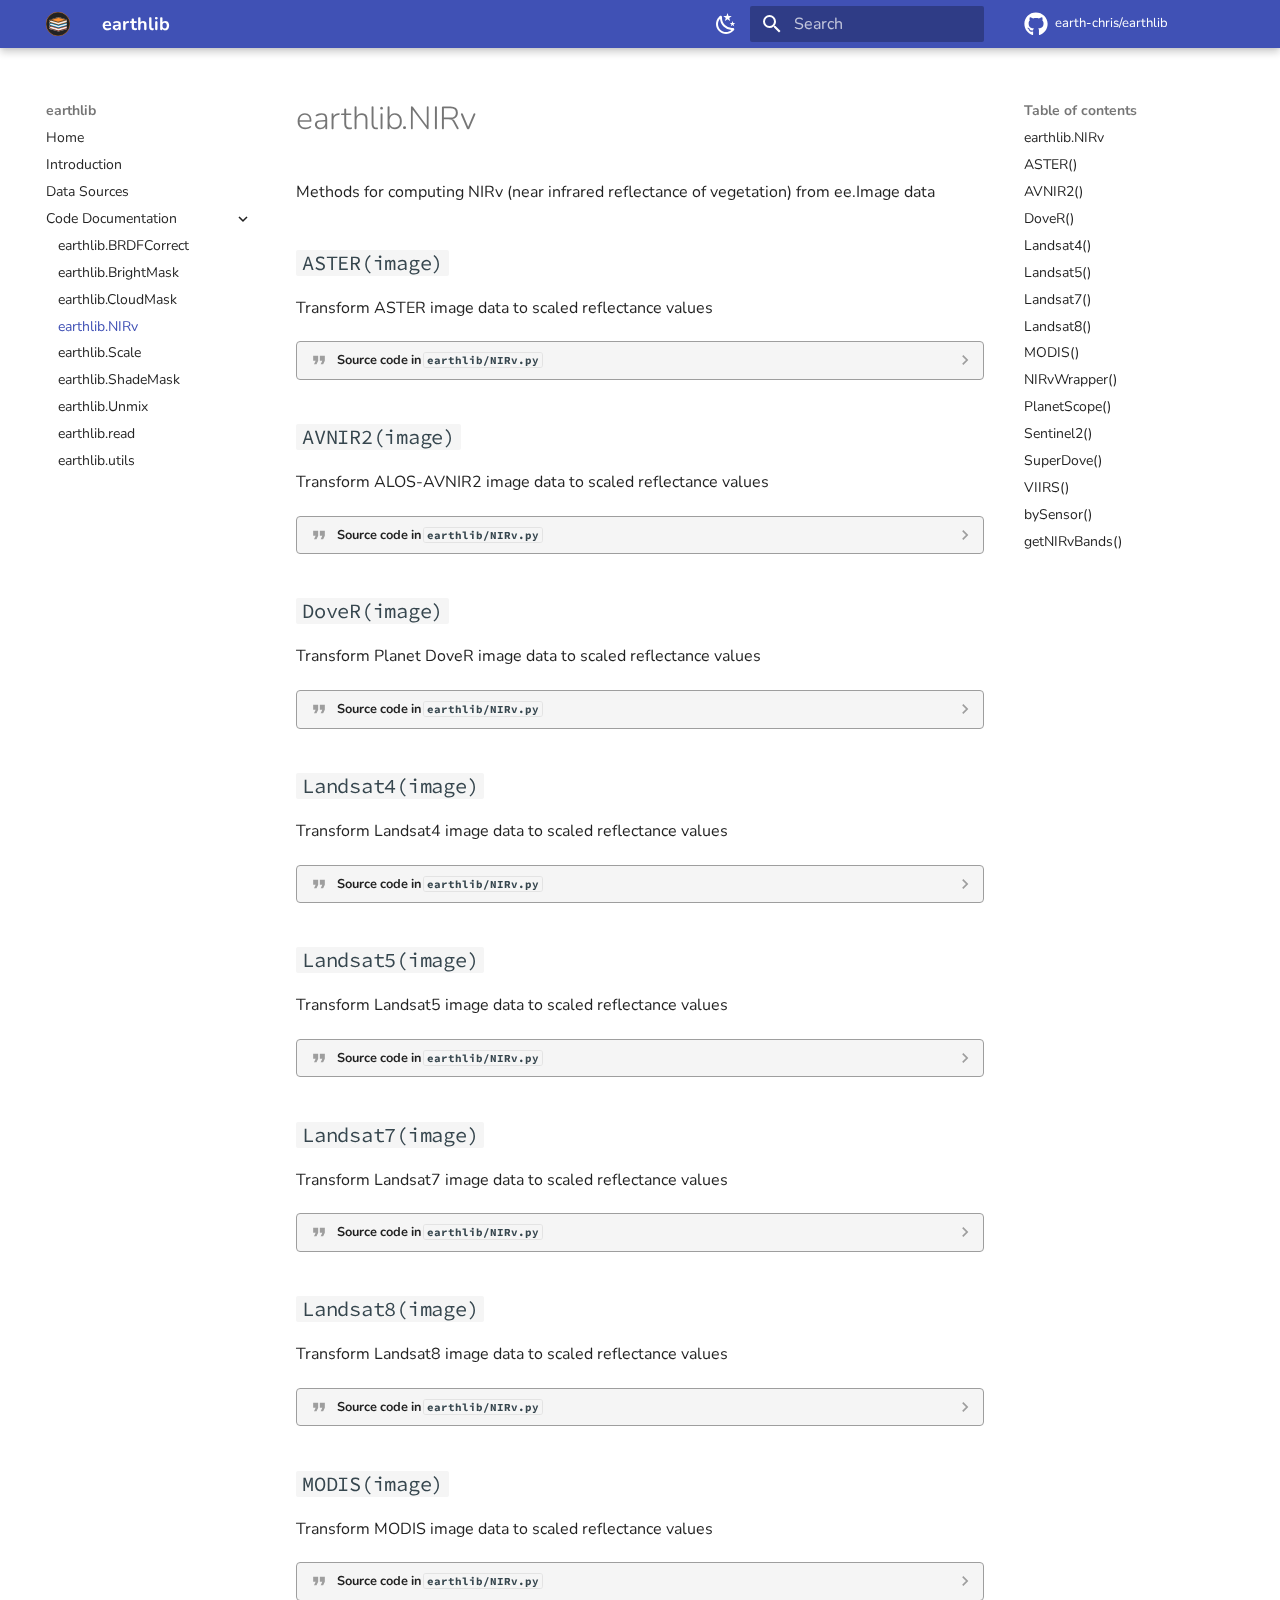
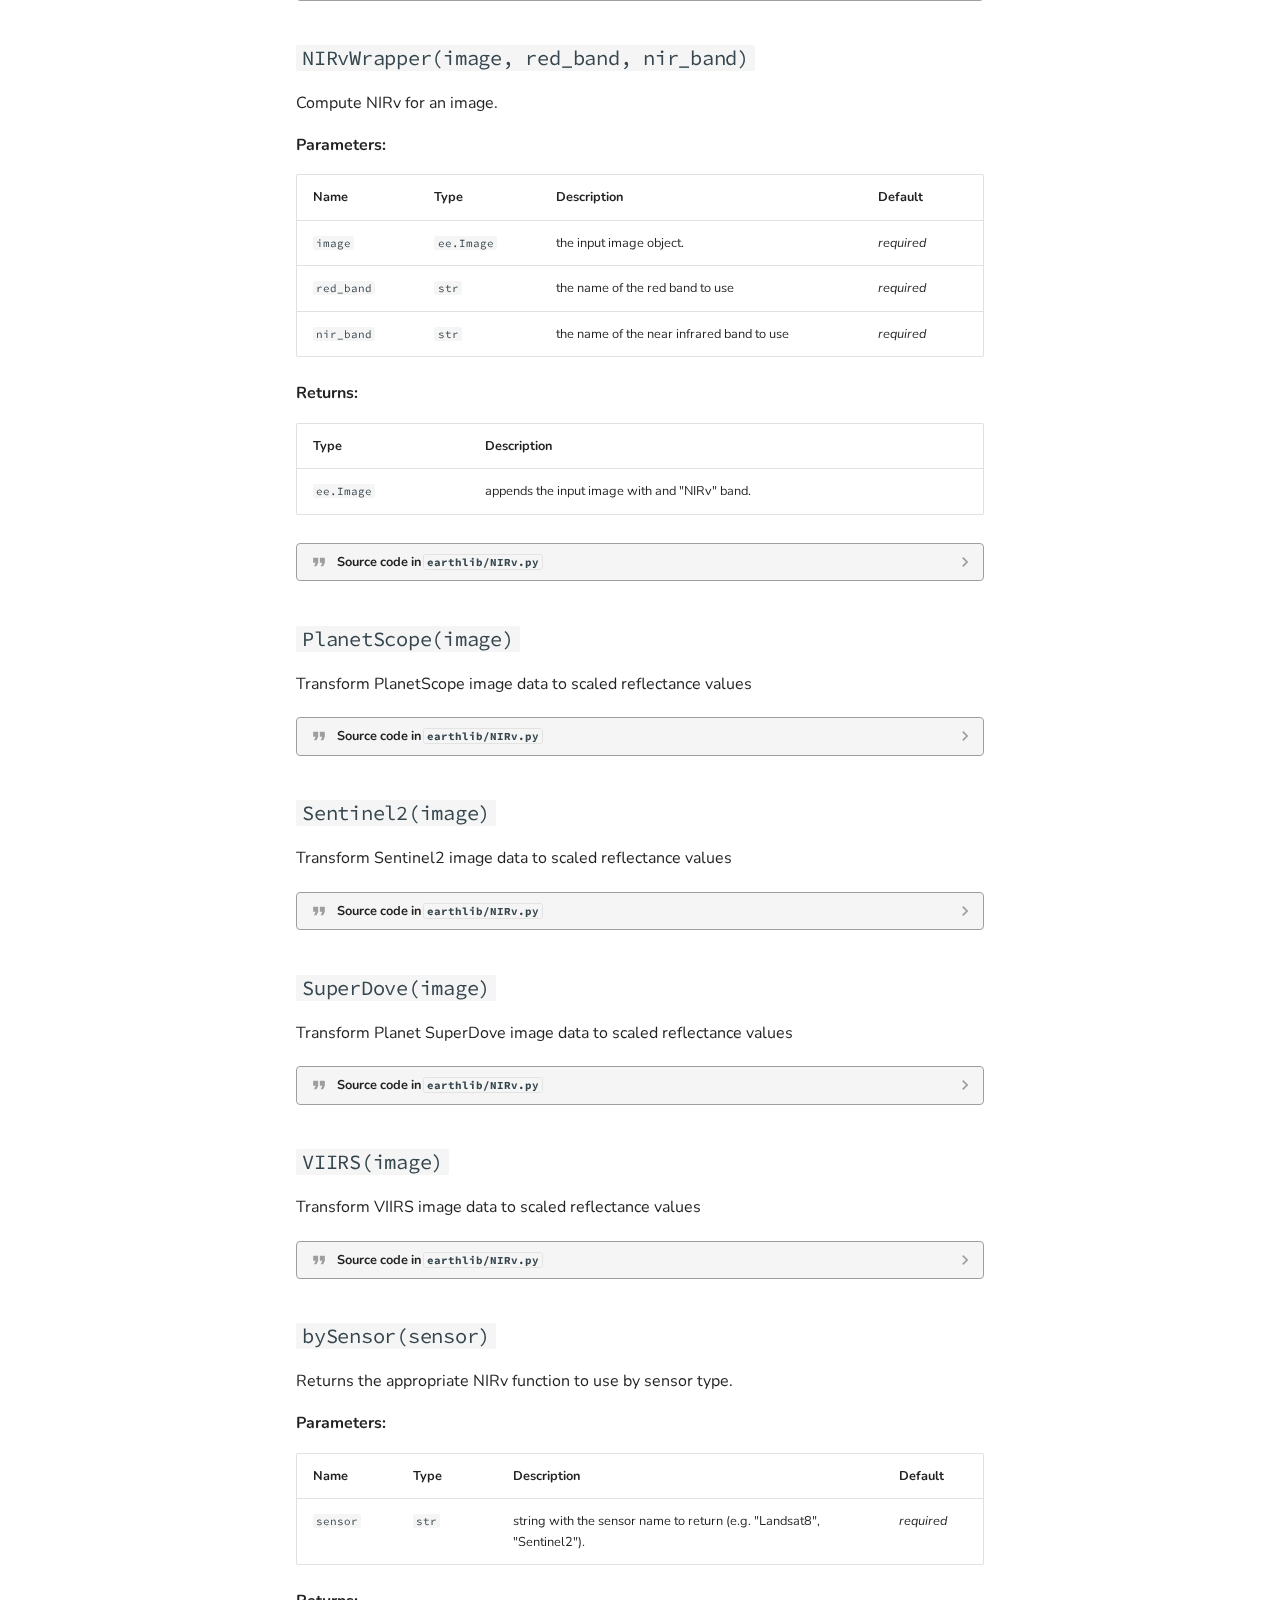
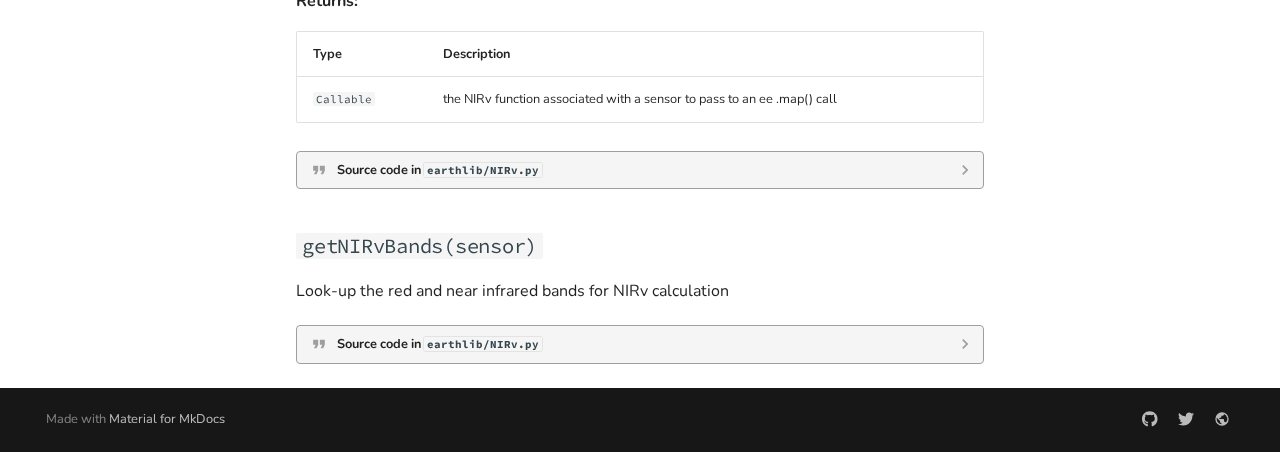
<file: module/NIRv/index.html>
<!doctype html>
<html lang="en" class="no-js">
  <head>
    
      <meta charset="utf-8">
      <meta name="viewport" content="width=device-width,initial-scale=1">
      
        <meta name="description" content="Spectral unmixing tools for satellite land cover mapping.">
      
      
      
        <link rel="canonical" href="https://earth-chris.github.io/earthlib/module/NIRv/">
      
      
        <link rel="prev" href="../CloudMask/">
      
      
        <link rel="next" href="../Scale/">
      
      
      <link rel="icon" href="../../img/favicon.png">
      <meta name="generator" content="mkdocs-1.5.2, mkdocs-material-9.2.7">
    
    
      
        <title>earthlib.NIRv - earthlib</title>
      
    
    
      <link rel="stylesheet" href="../../assets/stylesheets/main.046329b4.min.css">
      
        
        <link rel="stylesheet" href="../../assets/stylesheets/palette.85d0ee34.min.css">
      
      


    
    
      
    
    
      
        
        
        <link rel="preconnect" href="https://fonts.gstatic.com" crossorigin>
        <link rel="stylesheet" href="https://fonts.googleapis.com/css?family=Nunito:300,300i,400,400i,700,700i%7CSource+Code+Pro:400,400i,700,700i&display=fallback">
        <style>:root{--md-text-font:"Nunito";--md-code-font:"Source Code Pro"}</style>
      
    
    
      <link rel="stylesheet" href="../../assets/_mkdocstrings.css">
    
      <link rel="stylesheet" href="https://earth-chris.github.io/shared/mkdocs.css">
    
    <script>__md_scope=new URL("../..",location),__md_hash=e=>[...e].reduce((e,_)=>(e<<5)-e+_.charCodeAt(0),0),__md_get=(e,_=localStorage,t=__md_scope)=>JSON.parse(_.getItem(t.pathname+"."+e)),__md_set=(e,_,t=localStorage,a=__md_scope)=>{try{t.setItem(a.pathname+"."+e,JSON.stringify(_))}catch(e){}}</script>
    
      

    
    
    
  </head>
  
  
    
    
      
    
    
    
    
    <body dir="ltr" data-md-color-scheme="earthchris-light" data-md-color-primary="indigo" data-md-color-accent="indigo">
  
    
    
      <script>var palette=__md_get("__palette");if(palette&&"object"==typeof palette.color)for(var key of Object.keys(palette.color))document.body.setAttribute("data-md-color-"+key,palette.color[key])</script>
    
    <input class="md-toggle" data-md-toggle="drawer" type="checkbox" id="__drawer" autocomplete="off">
    <input class="md-toggle" data-md-toggle="search" type="checkbox" id="__search" autocomplete="off">
    <label class="md-overlay" for="__drawer"></label>
    <div data-md-component="skip">
      
        
        <a href="#earthlib.NIRv" class="md-skip">
          Skip to content
        </a>
      
    </div>
    <div data-md-component="announce">
      
    </div>
    
    
      

  

<header class="md-header md-header--shadow" data-md-component="header">
  <nav class="md-header__inner md-grid" aria-label="Header">
    <a href="../.." title="earthlib" class="md-header__button md-logo" aria-label="earthlib" data-md-component="logo">
      
  <img src="../../img/earthlib.svg" alt="logo">

    </a>
    <label class="md-header__button md-icon" for="__drawer">
      
      <svg xmlns="http://www.w3.org/2000/svg" viewBox="0 0 24 24"><path d="M3 6h18v2H3V6m0 5h18v2H3v-2m0 5h18v2H3v-2Z"/></svg>
    </label>
    <div class="md-header__title" data-md-component="header-title">
      <div class="md-header__ellipsis">
        <div class="md-header__topic">
          <span class="md-ellipsis">
            earthlib
          </span>
        </div>
        <div class="md-header__topic" data-md-component="header-topic">
          <span class="md-ellipsis">
            
              earthlib.NIRv
            
          </span>
        </div>
      </div>
    </div>
    
      
        <form class="md-header__option" data-md-component="palette">
  
    
    
    
    <input class="md-option" data-md-color-media="(prefers-color-scheme: light)" data-md-color-scheme="earthchris-light" data-md-color-primary="indigo" data-md-color-accent="indigo"  aria-label="Go dark"  type="radio" name="__palette" id="__palette_1">
    
      <label class="md-header__button md-icon" title="Go dark" for="__palette_2" hidden>
        <svg xmlns="http://www.w3.org/2000/svg" viewBox="0 0 24 24"><path d="m17.75 4.09-2.53 1.94.91 3.06-2.63-1.81-2.63 1.81.91-3.06-2.53-1.94L12.44 4l1.06-3 1.06 3 3.19.09m3.5 6.91-1.64 1.25.59 1.98-1.7-1.17-1.7 1.17.59-1.98L15.75 11l2.06-.05L18.5 9l.69 1.95 2.06.05m-2.28 4.95c.83-.08 1.72 1.1 1.19 1.85-.32.45-.66.87-1.08 1.27C15.17 23 8.84 23 4.94 19.07c-3.91-3.9-3.91-10.24 0-14.14.4-.4.82-.76 1.27-1.08.75-.53 1.93.36 1.85 1.19-.27 2.86.69 5.83 2.89 8.02a9.96 9.96 0 0 0 8.02 2.89m-1.64 2.02a12.08 12.08 0 0 1-7.8-3.47c-2.17-2.19-3.33-5-3.49-7.82-2.81 3.14-2.7 7.96.31 10.98 3.02 3.01 7.84 3.12 10.98.31Z"/></svg>
      </label>
    
  
    
    
    
    <input class="md-option" data-md-color-media="(prefers-color-scheme: dark)" data-md-color-scheme="slate" data-md-color-primary="indigo" data-md-color-accent="indigo"  aria-label="Go light"  type="radio" name="__palette" id="__palette_2">
    
      <label class="md-header__button md-icon" title="Go light" for="__palette_1" hidden>
        <svg xmlns="http://www.w3.org/2000/svg" viewBox="0 0 24 24"><path d="M12 7a5 5 0 0 1 5 5 5 5 0 0 1-5 5 5 5 0 0 1-5-5 5 5 0 0 1 5-5m0 2a3 3 0 0 0-3 3 3 3 0 0 0 3 3 3 3 0 0 0 3-3 3 3 0 0 0-3-3m0-7 2.39 3.42C13.65 5.15 12.84 5 12 5c-.84 0-1.65.15-2.39.42L12 2M3.34 7l4.16-.35A7.2 7.2 0 0 0 5.94 8.5c-.44.74-.69 1.5-.83 2.29L3.34 7m.02 10 1.76-3.77a7.131 7.131 0 0 0 2.38 4.14L3.36 17M20.65 7l-1.77 3.79a7.023 7.023 0 0 0-2.38-4.15l4.15.36m-.01 10-4.14.36c.59-.51 1.12-1.14 1.54-1.86.42-.73.69-1.5.83-2.29L20.64 17M12 22l-2.41-3.44c.74.27 1.55.44 2.41.44.82 0 1.63-.17 2.37-.44L12 22Z"/></svg>
      </label>
    
  
</form>
      
    
    
    
      <label class="md-header__button md-icon" for="__search">
        
        <svg xmlns="http://www.w3.org/2000/svg" viewBox="0 0 24 24"><path d="M9.5 3A6.5 6.5 0 0 1 16 9.5c0 1.61-.59 3.09-1.56 4.23l.27.27h.79l5 5-1.5 1.5-5-5v-.79l-.27-.27A6.516 6.516 0 0 1 9.5 16 6.5 6.5 0 0 1 3 9.5 6.5 6.5 0 0 1 9.5 3m0 2C7 5 5 7 5 9.5S7 14 9.5 14 14 12 14 9.5 12 5 9.5 5Z"/></svg>
      </label>
      <div class="md-search" data-md-component="search" role="dialog">
  <label class="md-search__overlay" for="__search"></label>
  <div class="md-search__inner" role="search">
    <form class="md-search__form" name="search">
      <input type="text" class="md-search__input" name="query" aria-label="Search" placeholder="Search" autocapitalize="off" autocorrect="off" autocomplete="off" spellcheck="false" data-md-component="search-query" required>
      <label class="md-search__icon md-icon" for="__search">
        
        <svg xmlns="http://www.w3.org/2000/svg" viewBox="0 0 24 24"><path d="M9.5 3A6.5 6.5 0 0 1 16 9.5c0 1.61-.59 3.09-1.56 4.23l.27.27h.79l5 5-1.5 1.5-5-5v-.79l-.27-.27A6.516 6.516 0 0 1 9.5 16 6.5 6.5 0 0 1 3 9.5 6.5 6.5 0 0 1 9.5 3m0 2C7 5 5 7 5 9.5S7 14 9.5 14 14 12 14 9.5 12 5 9.5 5Z"/></svg>
        
        <svg xmlns="http://www.w3.org/2000/svg" viewBox="0 0 24 24"><path d="M20 11v2H8l5.5 5.5-1.42 1.42L4.16 12l7.92-7.92L13.5 5.5 8 11h12Z"/></svg>
      </label>
      <nav class="md-search__options" aria-label="Search">
        
        <button type="reset" class="md-search__icon md-icon" title="Clear" aria-label="Clear" tabindex="-1">
          
          <svg xmlns="http://www.w3.org/2000/svg" viewBox="0 0 24 24"><path d="M19 6.41 17.59 5 12 10.59 6.41 5 5 6.41 10.59 12 5 17.59 6.41 19 12 13.41 17.59 19 19 17.59 13.41 12 19 6.41Z"/></svg>
        </button>
      </nav>
      
    </form>
    <div class="md-search__output">
      <div class="md-search__scrollwrap" data-md-scrollfix>
        <div class="md-search-result" data-md-component="search-result">
          <div class="md-search-result__meta">
            Initializing search
          </div>
          <ol class="md-search-result__list" role="presentation"></ol>
        </div>
      </div>
    </div>
  </div>
</div>
    
    
      <div class="md-header__source">
        <a href="https://github.com/earth-chris/earthlib" title="Go to repository" class="md-source" data-md-component="source">
  <div class="md-source__icon md-icon">
    
    <svg xmlns="http://www.w3.org/2000/svg" viewBox="0 0 496 512"><!--! Font Awesome Free 6.4.2 by @fontawesome - https://fontawesome.com License - https://fontawesome.com/license/free (Icons: CC BY 4.0, Fonts: SIL OFL 1.1, Code: MIT License) Copyright 2023 Fonticons, Inc.--><path d="M165.9 397.4c0 2-2.3 3.6-5.2 3.6-3.3.3-5.6-1.3-5.6-3.6 0-2 2.3-3.6 5.2-3.6 3-.3 5.6 1.3 5.6 3.6zm-31.1-4.5c-.7 2 1.3 4.3 4.3 4.9 2.6 1 5.6 0 6.2-2s-1.3-4.3-4.3-5.2c-2.6-.7-5.5.3-6.2 2.3zm44.2-1.7c-2.9.7-4.9 2.6-4.6 4.9.3 2 2.9 3.3 5.9 2.6 2.9-.7 4.9-2.6 4.6-4.6-.3-1.9-3-3.2-5.9-2.9zM244.8 8C106.1 8 0 113.3 0 252c0 110.9 69.8 205.8 169.5 239.2 12.8 2.3 17.3-5.6 17.3-12.1 0-6.2-.3-40.4-.3-61.4 0 0-70 15-84.7-29.8 0 0-11.4-29.1-27.8-36.6 0 0-22.9-15.7 1.6-15.4 0 0 24.9 2 38.6 25.8 21.9 38.6 58.6 27.5 72.9 20.9 2.3-16 8.8-27.1 16-33.7-55.9-6.2-112.3-14.3-112.3-110.5 0-27.5 7.6-41.3 23.6-58.9-2.6-6.5-11.1-33.3 2.6-67.9 20.9-6.5 69 27 69 27 20-5.6 41.5-8.5 62.8-8.5s42.8 2.9 62.8 8.5c0 0 48.1-33.6 69-27 13.7 34.7 5.2 61.4 2.6 67.9 16 17.7 25.8 31.5 25.8 58.9 0 96.5-58.9 104.2-114.8 110.5 9.2 7.9 17 22.9 17 46.4 0 33.7-.3 75.4-.3 83.6 0 6.5 4.6 14.4 17.3 12.1C428.2 457.8 496 362.9 496 252 496 113.3 383.5 8 244.8 8zM97.2 352.9c-1.3 1-1 3.3.7 5.2 1.6 1.6 3.9 2.3 5.2 1 1.3-1 1-3.3-.7-5.2-1.6-1.6-3.9-2.3-5.2-1zm-10.8-8.1c-.7 1.3.3 2.9 2.3 3.9 1.6 1 3.6.7 4.3-.7.7-1.3-.3-2.9-2.3-3.9-2-.6-3.6-.3-4.3.7zm32.4 35.6c-1.6 1.3-1 4.3 1.3 6.2 2.3 2.3 5.2 2.6 6.5 1 1.3-1.3.7-4.3-1.3-6.2-2.2-2.3-5.2-2.6-6.5-1zm-11.4-14.7c-1.6 1-1.6 3.6 0 5.9 1.6 2.3 4.3 3.3 5.6 2.3 1.6-1.3 1.6-3.9 0-6.2-1.4-2.3-4-3.3-5.6-2z"/></svg>
  </div>
  <div class="md-source__repository">
    earth-chris/earthlib
  </div>
</a>
      </div>
    
  </nav>
  
</header>
    
    <div class="md-container" data-md-component="container">
      
      
        
          
        
      
      <main class="md-main" data-md-component="main">
        <div class="md-main__inner md-grid">
          
            
              
              <div class="md-sidebar md-sidebar--primary" data-md-component="sidebar" data-md-type="navigation" >
                <div class="md-sidebar__scrollwrap">
                  <div class="md-sidebar__inner">
                    



<nav class="md-nav md-nav--primary" aria-label="Navigation" data-md-level="0">
  <label class="md-nav__title" for="__drawer">
    <a href="../.." title="earthlib" class="md-nav__button md-logo" aria-label="earthlib" data-md-component="logo">
      
  <img src="../../img/earthlib.svg" alt="logo">

    </a>
    earthlib
  </label>
  
    <div class="md-nav__source">
      <a href="https://github.com/earth-chris/earthlib" title="Go to repository" class="md-source" data-md-component="source">
  <div class="md-source__icon md-icon">
    
    <svg xmlns="http://www.w3.org/2000/svg" viewBox="0 0 496 512"><!--! Font Awesome Free 6.4.2 by @fontawesome - https://fontawesome.com License - https://fontawesome.com/license/free (Icons: CC BY 4.0, Fonts: SIL OFL 1.1, Code: MIT License) Copyright 2023 Fonticons, Inc.--><path d="M165.9 397.4c0 2-2.3 3.6-5.2 3.6-3.3.3-5.6-1.3-5.6-3.6 0-2 2.3-3.6 5.2-3.6 3-.3 5.6 1.3 5.6 3.6zm-31.1-4.5c-.7 2 1.3 4.3 4.3 4.9 2.6 1 5.6 0 6.2-2s-1.3-4.3-4.3-5.2c-2.6-.7-5.5.3-6.2 2.3zm44.2-1.7c-2.9.7-4.9 2.6-4.6 4.9.3 2 2.9 3.3 5.9 2.6 2.9-.7 4.9-2.6 4.6-4.6-.3-1.9-3-3.2-5.9-2.9zM244.8 8C106.1 8 0 113.3 0 252c0 110.9 69.8 205.8 169.5 239.2 12.8 2.3 17.3-5.6 17.3-12.1 0-6.2-.3-40.4-.3-61.4 0 0-70 15-84.7-29.8 0 0-11.4-29.1-27.8-36.6 0 0-22.9-15.7 1.6-15.4 0 0 24.9 2 38.6 25.8 21.9 38.6 58.6 27.5 72.9 20.9 2.3-16 8.8-27.1 16-33.7-55.9-6.2-112.3-14.3-112.3-110.5 0-27.5 7.6-41.3 23.6-58.9-2.6-6.5-11.1-33.3 2.6-67.9 20.9-6.5 69 27 69 27 20-5.6 41.5-8.5 62.8-8.5s42.8 2.9 62.8 8.5c0 0 48.1-33.6 69-27 13.7 34.7 5.2 61.4 2.6 67.9 16 17.7 25.8 31.5 25.8 58.9 0 96.5-58.9 104.2-114.8 110.5 9.2 7.9 17 22.9 17 46.4 0 33.7-.3 75.4-.3 83.6 0 6.5 4.6 14.4 17.3 12.1C428.2 457.8 496 362.9 496 252 496 113.3 383.5 8 244.8 8zM97.2 352.9c-1.3 1-1 3.3.7 5.2 1.6 1.6 3.9 2.3 5.2 1 1.3-1 1-3.3-.7-5.2-1.6-1.6-3.9-2.3-5.2-1zm-10.8-8.1c-.7 1.3.3 2.9 2.3 3.9 1.6 1 3.6.7 4.3-.7.7-1.3-.3-2.9-2.3-3.9-2-.6-3.6-.3-4.3.7zm32.4 35.6c-1.6 1.3-1 4.3 1.3 6.2 2.3 2.3 5.2 2.6 6.5 1 1.3-1.3.7-4.3-1.3-6.2-2.2-2.3-5.2-2.6-6.5-1zm-11.4-14.7c-1.6 1-1.6 3.6 0 5.9 1.6 2.3 4.3 3.3 5.6 2.3 1.6-1.3 1.6-3.9 0-6.2-1.4-2.3-4-3.3-5.6-2z"/></svg>
  </div>
  <div class="md-source__repository">
    earth-chris/earthlib
  </div>
</a>
    </div>
  
  <ul class="md-nav__list" data-md-scrollfix>
    
      
      
  
  
  
    <li class="md-nav__item">
      <a href="../.." class="md-nav__link">
        
  
  <span class="md-ellipsis">
    Home
  </span>
  

      </a>
    </li>
  

    
      
      
  
  
  
    <li class="md-nav__item">
      <a href="../../introduction/" class="md-nav__link">
        
  
  <span class="md-ellipsis">
    Introduction
  </span>
  

      </a>
    </li>
  

    
      
      
  
  
  
    <li class="md-nav__item">
      <a href="../../sources/" class="md-nav__link">
        
  
  <span class="md-ellipsis">
    Data Sources
  </span>
  

      </a>
    </li>
  

    
      
      
  
  
    
  
  
    
    
    
    <li class="md-nav__item md-nav__item--active md-nav__item--nested">
      
        
        
        
        
        <input class="md-nav__toggle md-toggle " type="checkbox" id="__nav_4" checked>
        
          <label class="md-nav__link" for="__nav_4" id="__nav_4_label" tabindex="0">
            
  
  <span class="md-ellipsis">
    Code Documentation
  </span>
  

            <span class="md-nav__icon md-icon"></span>
          </label>
        
        <nav class="md-nav" data-md-level="1" aria-labelledby="__nav_4_label" aria-expanded="true">
          <label class="md-nav__title" for="__nav_4">
            <span class="md-nav__icon md-icon"></span>
            Code Documentation
          </label>
          <ul class="md-nav__list" data-md-scrollfix>
            
              
                
  
  
  
    <li class="md-nav__item">
      <a href="../BRDFCorrect/" class="md-nav__link">
        
  
  <span class="md-ellipsis">
    earthlib.BRDFCorrect
  </span>
  

      </a>
    </li>
  

              
            
              
                
  
  
  
    <li class="md-nav__item">
      <a href="../BrightMask/" class="md-nav__link">
        
  
  <span class="md-ellipsis">
    earthlib.BrightMask
  </span>
  

      </a>
    </li>
  

              
            
              
                
  
  
  
    <li class="md-nav__item">
      <a href="../CloudMask/" class="md-nav__link">
        
  
  <span class="md-ellipsis">
    earthlib.CloudMask
  </span>
  

      </a>
    </li>
  

              
            
              
                
  
  
    
  
  
    <li class="md-nav__item md-nav__item--active">
      
      <input class="md-nav__toggle md-toggle" type="checkbox" id="__toc">
      
      
      
        <label class="md-nav__link md-nav__link--active" for="__toc">
          
  
  <span class="md-ellipsis">
    earthlib.NIRv
  </span>
  

          <span class="md-nav__icon md-icon"></span>
        </label>
      
      <a href="./" class="md-nav__link md-nav__link--active">
        
  
  <span class="md-ellipsis">
    earthlib.NIRv
  </span>
  

      </a>
      
        

<nav class="md-nav md-nav--secondary" aria-label="Table of contents">
  
  
  
  
    <label class="md-nav__title" for="__toc">
      <span class="md-nav__icon md-icon"></span>
      Table of contents
    </label>
    <ul class="md-nav__list" data-md-component="toc" data-md-scrollfix>
      
        <li class="md-nav__item">
  <a href="#earthlib.NIRv" class="md-nav__link">
    earthlib.NIRv
  </a>
  
</li>
      
        <li class="md-nav__item">
  <a href="#earthlib.NIRv.ASTER" class="md-nav__link">
    ASTER()
  </a>
  
</li>
      
        <li class="md-nav__item">
  <a href="#earthlib.NIRv.AVNIR2" class="md-nav__link">
    AVNIR2()
  </a>
  
</li>
      
        <li class="md-nav__item">
  <a href="#earthlib.NIRv.DoveR" class="md-nav__link">
    DoveR()
  </a>
  
</li>
      
        <li class="md-nav__item">
  <a href="#earthlib.NIRv.Landsat4" class="md-nav__link">
    Landsat4()
  </a>
  
</li>
      
        <li class="md-nav__item">
  <a href="#earthlib.NIRv.Landsat5" class="md-nav__link">
    Landsat5()
  </a>
  
</li>
      
        <li class="md-nav__item">
  <a href="#earthlib.NIRv.Landsat7" class="md-nav__link">
    Landsat7()
  </a>
  
</li>
      
        <li class="md-nav__item">
  <a href="#earthlib.NIRv.Landsat8" class="md-nav__link">
    Landsat8()
  </a>
  
</li>
      
        <li class="md-nav__item">
  <a href="#earthlib.NIRv.MODIS" class="md-nav__link">
    MODIS()
  </a>
  
</li>
      
        <li class="md-nav__item">
  <a href="#earthlib.NIRv.NIRvWrapper" class="md-nav__link">
    NIRvWrapper()
  </a>
  
</li>
      
        <li class="md-nav__item">
  <a href="#earthlib.NIRv.PlanetScope" class="md-nav__link">
    PlanetScope()
  </a>
  
</li>
      
        <li class="md-nav__item">
  <a href="#earthlib.NIRv.Sentinel2" class="md-nav__link">
    Sentinel2()
  </a>
  
</li>
      
        <li class="md-nav__item">
  <a href="#earthlib.NIRv.SuperDove" class="md-nav__link">
    SuperDove()
  </a>
  
</li>
      
        <li class="md-nav__item">
  <a href="#earthlib.NIRv.VIIRS" class="md-nav__link">
    VIIRS()
  </a>
  
</li>
      
        <li class="md-nav__item">
  <a href="#earthlib.NIRv.bySensor" class="md-nav__link">
    bySensor()
  </a>
  
</li>
      
        <li class="md-nav__item">
  <a href="#earthlib.NIRv.getNIRvBands" class="md-nav__link">
    getNIRvBands()
  </a>
  
</li>
      
    </ul>
  
</nav>
      
    </li>
  

              
            
              
                
  
  
  
    <li class="md-nav__item">
      <a href="../Scale/" class="md-nav__link">
        
  
  <span class="md-ellipsis">
    earthlib.Scale
  </span>
  

      </a>
    </li>
  

              
            
              
                
  
  
  
    <li class="md-nav__item">
      <a href="../ShadeMask/" class="md-nav__link">
        
  
  <span class="md-ellipsis">
    earthlib.ShadeMask
  </span>
  

      </a>
    </li>
  

              
            
              
                
  
  
  
    <li class="md-nav__item">
      <a href="../Unmix/" class="md-nav__link">
        
  
  <span class="md-ellipsis">
    earthlib.Unmix
  </span>
  

      </a>
    </li>
  

              
            
              
                
  
  
  
    <li class="md-nav__item">
      <a href="../read/" class="md-nav__link">
        
  
  <span class="md-ellipsis">
    earthlib.read
  </span>
  

      </a>
    </li>
  

              
            
              
                
  
  
  
    <li class="md-nav__item">
      <a href="../utils/" class="md-nav__link">
        
  
  <span class="md-ellipsis">
    earthlib.utils
  </span>
  

      </a>
    </li>
  

              
            
          </ul>
        </nav>
      
    </li>
  

    
  </ul>
</nav>
                  </div>
                </div>
              </div>
            
            
              
              <div class="md-sidebar md-sidebar--secondary" data-md-component="sidebar" data-md-type="toc" >
                <div class="md-sidebar__scrollwrap">
                  <div class="md-sidebar__inner">
                    

<nav class="md-nav md-nav--secondary" aria-label="Table of contents">
  
  
  
  
    <label class="md-nav__title" for="__toc">
      <span class="md-nav__icon md-icon"></span>
      Table of contents
    </label>
    <ul class="md-nav__list" data-md-component="toc" data-md-scrollfix>
      
        <li class="md-nav__item">
  <a href="#earthlib.NIRv" class="md-nav__link">
    earthlib.NIRv
  </a>
  
</li>
      
        <li class="md-nav__item">
  <a href="#earthlib.NIRv.ASTER" class="md-nav__link">
    ASTER()
  </a>
  
</li>
      
        <li class="md-nav__item">
  <a href="#earthlib.NIRv.AVNIR2" class="md-nav__link">
    AVNIR2()
  </a>
  
</li>
      
        <li class="md-nav__item">
  <a href="#earthlib.NIRv.DoveR" class="md-nav__link">
    DoveR()
  </a>
  
</li>
      
        <li class="md-nav__item">
  <a href="#earthlib.NIRv.Landsat4" class="md-nav__link">
    Landsat4()
  </a>
  
</li>
      
        <li class="md-nav__item">
  <a href="#earthlib.NIRv.Landsat5" class="md-nav__link">
    Landsat5()
  </a>
  
</li>
      
        <li class="md-nav__item">
  <a href="#earthlib.NIRv.Landsat7" class="md-nav__link">
    Landsat7()
  </a>
  
</li>
      
        <li class="md-nav__item">
  <a href="#earthlib.NIRv.Landsat8" class="md-nav__link">
    Landsat8()
  </a>
  
</li>
      
        <li class="md-nav__item">
  <a href="#earthlib.NIRv.MODIS" class="md-nav__link">
    MODIS()
  </a>
  
</li>
      
        <li class="md-nav__item">
  <a href="#earthlib.NIRv.NIRvWrapper" class="md-nav__link">
    NIRvWrapper()
  </a>
  
</li>
      
        <li class="md-nav__item">
  <a href="#earthlib.NIRv.PlanetScope" class="md-nav__link">
    PlanetScope()
  </a>
  
</li>
      
        <li class="md-nav__item">
  <a href="#earthlib.NIRv.Sentinel2" class="md-nav__link">
    Sentinel2()
  </a>
  
</li>
      
        <li class="md-nav__item">
  <a href="#earthlib.NIRv.SuperDove" class="md-nav__link">
    SuperDove()
  </a>
  
</li>
      
        <li class="md-nav__item">
  <a href="#earthlib.NIRv.VIIRS" class="md-nav__link">
    VIIRS()
  </a>
  
</li>
      
        <li class="md-nav__item">
  <a href="#earthlib.NIRv.bySensor" class="md-nav__link">
    bySensor()
  </a>
  
</li>
      
        <li class="md-nav__item">
  <a href="#earthlib.NIRv.getNIRvBands" class="md-nav__link">
    getNIRvBands()
  </a>
  
</li>
      
    </ul>
  
</nav>
                  </div>
                </div>
              </div>
            
          
          
            <div class="md-content" data-md-component="content">
              <article class="md-content__inner md-typeset">
                
                  

  
  


  <h1>earthlib.NIRv</h1>

<div class="doc doc-object doc-module">


<a id="earthlib.NIRv"></a>
  <div class="doc doc-contents first">
  
      <p>Methods for computing NIRv (near infrared reflectance of vegetation) from ee.Image data</p>

  

  <div class="doc doc-children">









<div class="doc doc-object doc-function">



<h2 class="doc doc-heading" id="earthlib.NIRv.ASTER">
<code class="codehilite language-python"><span class="n">ASTER</span><span class="p">(</span><span class="n">image</span><span class="p">)</span></code>

<a class="headerlink" href="#earthlib.NIRv.ASTER" title="Permanent link">&para;</a></h2>


  <div class="doc doc-contents ">
  
      <p>Transform ASTER image data to scaled reflectance values</p>

      <details class="quote">
        <summary>Source code in <code>earthlib/NIRv.py</code></summary>
        <div class="codehilite"><table class="codehilitetable"><tr><td class="linenos"><div class="linenodiv"><pre><span></span><span class="normal">44</span>
<span class="normal">45</span>
<span class="normal">46</span>
<span class="normal">47</span>
<span class="normal">48</span></pre></div></td><td class="code"><div><pre><span></span><code><span class="k">def</span> <span class="nf">ASTER</span><span class="p">(</span><span class="n">image</span><span class="p">:</span> <span class="n">ee</span><span class="o">.</span><span class="n">Image</span><span class="p">)</span> <span class="o">-&gt;</span> <span class="n">ee</span><span class="o">.</span><span class="n">Image</span><span class="p">:</span>
<span class="w">    </span><span class="sd">&quot;&quot;&quot;Transform ASTER image data to scaled reflectance values&quot;&quot;&quot;</span>
    <span class="n">sensor</span> <span class="o">=</span> <span class="s2">&quot;ASTER&quot;</span>
    <span class="n">red</span><span class="p">,</span> <span class="n">nir</span> <span class="o">=</span> <span class="n">getNIRvBands</span><span class="p">(</span><span class="n">sensor</span><span class="p">)</span>
    <span class="k">return</span> <span class="n">NIRvWrapper</span><span class="p">(</span><span class="n">image</span><span class="p">,</span> <span class="n">red</span><span class="p">,</span> <span class="n">nir</span><span class="p">)</span>
</code></pre></div></td></tr></table></div>
      </details>
  </div>

</div>

<div class="doc doc-object doc-function">



<h2 class="doc doc-heading" id="earthlib.NIRv.AVNIR2">
<code class="codehilite language-python"><span class="n">AVNIR2</span><span class="p">(</span><span class="n">image</span><span class="p">)</span></code>

<a class="headerlink" href="#earthlib.NIRv.AVNIR2" title="Permanent link">&para;</a></h2>


  <div class="doc doc-contents ">
  
      <p>Transform ALOS-AVNIR2 image data to scaled reflectance values</p>

      <details class="quote">
        <summary>Source code in <code>earthlib/NIRv.py</code></summary>
        <div class="codehilite"><table class="codehilitetable"><tr><td class="linenos"><div class="linenodiv"><pre><span></span><span class="normal">51</span>
<span class="normal">52</span>
<span class="normal">53</span>
<span class="normal">54</span>
<span class="normal">55</span></pre></div></td><td class="code"><div><pre><span></span><code><span class="k">def</span> <span class="nf">AVNIR2</span><span class="p">(</span><span class="n">image</span><span class="p">:</span> <span class="n">ee</span><span class="o">.</span><span class="n">Image</span><span class="p">)</span> <span class="o">-&gt;</span> <span class="n">ee</span><span class="o">.</span><span class="n">Image</span><span class="p">:</span>
<span class="w">    </span><span class="sd">&quot;&quot;&quot;Transform ALOS-AVNIR2 image data to scaled reflectance values&quot;&quot;&quot;</span>
    <span class="n">sensor</span> <span class="o">=</span> <span class="s2">&quot;AVNIR2&quot;</span>
    <span class="n">red</span><span class="p">,</span> <span class="n">nir</span> <span class="o">=</span> <span class="n">getNIRvBands</span><span class="p">(</span><span class="n">sensor</span><span class="p">)</span>
    <span class="k">return</span> <span class="n">NIRvWrapper</span><span class="p">(</span><span class="n">image</span><span class="p">,</span> <span class="n">red</span><span class="p">,</span> <span class="n">nir</span><span class="p">)</span>
</code></pre></div></td></tr></table></div>
      </details>
  </div>

</div>

<div class="doc doc-object doc-function">



<h2 class="doc doc-heading" id="earthlib.NIRv.DoveR">
<code class="codehilite language-python"><span class="n">DoveR</span><span class="p">(</span><span class="n">image</span><span class="p">)</span></code>

<a class="headerlink" href="#earthlib.NIRv.DoveR" title="Permanent link">&para;</a></h2>


  <div class="doc doc-contents ">
  
      <p>Transform Planet DoveR image data to scaled reflectance values</p>

      <details class="quote">
        <summary>Source code in <code>earthlib/NIRv.py</code></summary>
        <div class="codehilite"><table class="codehilitetable"><tr><td class="linenos"><div class="linenodiv"><pre><span></span><span class="normal">58</span>
<span class="normal">59</span>
<span class="normal">60</span>
<span class="normal">61</span>
<span class="normal">62</span></pre></div></td><td class="code"><div><pre><span></span><code><span class="k">def</span> <span class="nf">DoveR</span><span class="p">(</span><span class="n">image</span><span class="p">:</span> <span class="n">ee</span><span class="o">.</span><span class="n">Image</span><span class="p">)</span> <span class="o">-&gt;</span> <span class="n">ee</span><span class="o">.</span><span class="n">Image</span><span class="p">:</span>
<span class="w">    </span><span class="sd">&quot;&quot;&quot;Transform Planet DoveR image data to scaled reflectance values&quot;&quot;&quot;</span>
    <span class="n">sensor</span> <span class="o">=</span> <span class="s2">&quot;DoveR&quot;</span>
    <span class="n">red</span><span class="p">,</span> <span class="n">nir</span> <span class="o">=</span> <span class="n">getNIRvBands</span><span class="p">(</span><span class="n">sensor</span><span class="p">)</span>
    <span class="k">return</span> <span class="n">NIRvWrapper</span><span class="p">(</span><span class="n">image</span><span class="p">,</span> <span class="n">red</span><span class="p">,</span> <span class="n">nir</span><span class="p">)</span>
</code></pre></div></td></tr></table></div>
      </details>
  </div>

</div>

<div class="doc doc-object doc-function">



<h2 class="doc doc-heading" id="earthlib.NIRv.Landsat4">
<code class="codehilite language-python"><span class="n">Landsat4</span><span class="p">(</span><span class="n">image</span><span class="p">)</span></code>

<a class="headerlink" href="#earthlib.NIRv.Landsat4" title="Permanent link">&para;</a></h2>


  <div class="doc doc-contents ">
  
      <p>Transform Landsat4 image data to scaled reflectance values</p>

      <details class="quote">
        <summary>Source code in <code>earthlib/NIRv.py</code></summary>
        <div class="codehilite"><table class="codehilitetable"><tr><td class="linenos"><div class="linenodiv"><pre><span></span><span class="normal">65</span>
<span class="normal">66</span>
<span class="normal">67</span>
<span class="normal">68</span>
<span class="normal">69</span></pre></div></td><td class="code"><div><pre><span></span><code><span class="k">def</span> <span class="nf">Landsat4</span><span class="p">(</span><span class="n">image</span><span class="p">:</span> <span class="n">ee</span><span class="o">.</span><span class="n">Image</span><span class="p">)</span> <span class="o">-&gt;</span> <span class="n">ee</span><span class="o">.</span><span class="n">Image</span><span class="p">:</span>
<span class="w">    </span><span class="sd">&quot;&quot;&quot;Transform Landsat4 image data to scaled reflectance values&quot;&quot;&quot;</span>
    <span class="n">sensor</span> <span class="o">=</span> <span class="s2">&quot;Landsat4&quot;</span>
    <span class="n">red</span><span class="p">,</span> <span class="n">nir</span> <span class="o">=</span> <span class="n">getNIRvBands</span><span class="p">(</span><span class="n">sensor</span><span class="p">)</span>
    <span class="k">return</span> <span class="n">NIRvWrapper</span><span class="p">(</span><span class="n">image</span><span class="p">,</span> <span class="n">red</span><span class="p">,</span> <span class="n">nir</span><span class="p">)</span>
</code></pre></div></td></tr></table></div>
      </details>
  </div>

</div>

<div class="doc doc-object doc-function">



<h2 class="doc doc-heading" id="earthlib.NIRv.Landsat5">
<code class="codehilite language-python"><span class="n">Landsat5</span><span class="p">(</span><span class="n">image</span><span class="p">)</span></code>

<a class="headerlink" href="#earthlib.NIRv.Landsat5" title="Permanent link">&para;</a></h2>


  <div class="doc doc-contents ">
  
      <p>Transform Landsat5 image data to scaled reflectance values</p>

      <details class="quote">
        <summary>Source code in <code>earthlib/NIRv.py</code></summary>
        <div class="codehilite"><table class="codehilitetable"><tr><td class="linenos"><div class="linenodiv"><pre><span></span><span class="normal">72</span>
<span class="normal">73</span>
<span class="normal">74</span>
<span class="normal">75</span>
<span class="normal">76</span></pre></div></td><td class="code"><div><pre><span></span><code><span class="k">def</span> <span class="nf">Landsat5</span><span class="p">(</span><span class="n">image</span><span class="p">:</span> <span class="n">ee</span><span class="o">.</span><span class="n">Image</span><span class="p">)</span> <span class="o">-&gt;</span> <span class="n">ee</span><span class="o">.</span><span class="n">Image</span><span class="p">:</span>
<span class="w">    </span><span class="sd">&quot;&quot;&quot;Transform Landsat5 image data to scaled reflectance values&quot;&quot;&quot;</span>
    <span class="n">sensor</span> <span class="o">=</span> <span class="s2">&quot;Landsat5&quot;</span>
    <span class="n">red</span><span class="p">,</span> <span class="n">nir</span> <span class="o">=</span> <span class="n">getNIRvBands</span><span class="p">(</span><span class="n">sensor</span><span class="p">)</span>
    <span class="k">return</span> <span class="n">NIRvWrapper</span><span class="p">(</span><span class="n">image</span><span class="p">,</span> <span class="n">red</span><span class="p">,</span> <span class="n">nir</span><span class="p">)</span>
</code></pre></div></td></tr></table></div>
      </details>
  </div>

</div>

<div class="doc doc-object doc-function">



<h2 class="doc doc-heading" id="earthlib.NIRv.Landsat7">
<code class="codehilite language-python"><span class="n">Landsat7</span><span class="p">(</span><span class="n">image</span><span class="p">)</span></code>

<a class="headerlink" href="#earthlib.NIRv.Landsat7" title="Permanent link">&para;</a></h2>


  <div class="doc doc-contents ">
  
      <p>Transform Landsat7 image data to scaled reflectance values</p>

      <details class="quote">
        <summary>Source code in <code>earthlib/NIRv.py</code></summary>
        <div class="codehilite"><table class="codehilitetable"><tr><td class="linenos"><div class="linenodiv"><pre><span></span><span class="normal">79</span>
<span class="normal">80</span>
<span class="normal">81</span>
<span class="normal">82</span>
<span class="normal">83</span></pre></div></td><td class="code"><div><pre><span></span><code><span class="k">def</span> <span class="nf">Landsat7</span><span class="p">(</span><span class="n">image</span><span class="p">:</span> <span class="n">ee</span><span class="o">.</span><span class="n">Image</span><span class="p">)</span> <span class="o">-&gt;</span> <span class="n">ee</span><span class="o">.</span><span class="n">Image</span><span class="p">:</span>
<span class="w">    </span><span class="sd">&quot;&quot;&quot;Transform Landsat7 image data to scaled reflectance values&quot;&quot;&quot;</span>
    <span class="n">sensor</span> <span class="o">=</span> <span class="s2">&quot;Landsat7&quot;</span>
    <span class="n">red</span><span class="p">,</span> <span class="n">nir</span> <span class="o">=</span> <span class="n">getNIRvBands</span><span class="p">(</span><span class="n">sensor</span><span class="p">)</span>
    <span class="k">return</span> <span class="n">NIRvWrapper</span><span class="p">(</span><span class="n">image</span><span class="p">,</span> <span class="n">red</span><span class="p">,</span> <span class="n">nir</span><span class="p">)</span>
</code></pre></div></td></tr></table></div>
      </details>
  </div>

</div>

<div class="doc doc-object doc-function">



<h2 class="doc doc-heading" id="earthlib.NIRv.Landsat8">
<code class="codehilite language-python"><span class="n">Landsat8</span><span class="p">(</span><span class="n">image</span><span class="p">)</span></code>

<a class="headerlink" href="#earthlib.NIRv.Landsat8" title="Permanent link">&para;</a></h2>


  <div class="doc doc-contents ">
  
      <p>Transform Landsat8 image data to scaled reflectance values</p>

      <details class="quote">
        <summary>Source code in <code>earthlib/NIRv.py</code></summary>
        <div class="codehilite"><table class="codehilitetable"><tr><td class="linenos"><div class="linenodiv"><pre><span></span><span class="normal">86</span>
<span class="normal">87</span>
<span class="normal">88</span>
<span class="normal">89</span>
<span class="normal">90</span></pre></div></td><td class="code"><div><pre><span></span><code><span class="k">def</span> <span class="nf">Landsat8</span><span class="p">(</span><span class="n">image</span><span class="p">:</span> <span class="n">ee</span><span class="o">.</span><span class="n">Image</span><span class="p">)</span> <span class="o">-&gt;</span> <span class="n">ee</span><span class="o">.</span><span class="n">Image</span><span class="p">:</span>
<span class="w">    </span><span class="sd">&quot;&quot;&quot;Transform Landsat8 image data to scaled reflectance values&quot;&quot;&quot;</span>
    <span class="n">sensor</span> <span class="o">=</span> <span class="s2">&quot;Landsat8&quot;</span>
    <span class="n">red</span><span class="p">,</span> <span class="n">nir</span> <span class="o">=</span> <span class="n">getNIRvBands</span><span class="p">(</span><span class="n">sensor</span><span class="p">)</span>
    <span class="k">return</span> <span class="n">NIRvWrapper</span><span class="p">(</span><span class="n">image</span><span class="p">,</span> <span class="n">red</span><span class="p">,</span> <span class="n">nir</span><span class="p">)</span>
</code></pre></div></td></tr></table></div>
      </details>
  </div>

</div>

<div class="doc doc-object doc-function">



<h2 class="doc doc-heading" id="earthlib.NIRv.MODIS">
<code class="codehilite language-python"><span class="n">MODIS</span><span class="p">(</span><span class="n">image</span><span class="p">)</span></code>

<a class="headerlink" href="#earthlib.NIRv.MODIS" title="Permanent link">&para;</a></h2>


  <div class="doc doc-contents ">
  
      <p>Transform MODIS image data to scaled reflectance values</p>

      <details class="quote">
        <summary>Source code in <code>earthlib/NIRv.py</code></summary>
        <div class="codehilite"><table class="codehilitetable"><tr><td class="linenos"><div class="linenodiv"><pre><span></span><span class="normal">93</span>
<span class="normal">94</span>
<span class="normal">95</span>
<span class="normal">96</span>
<span class="normal">97</span></pre></div></td><td class="code"><div><pre><span></span><code><span class="k">def</span> <span class="nf">MODIS</span><span class="p">(</span><span class="n">image</span><span class="p">:</span> <span class="n">ee</span><span class="o">.</span><span class="n">Image</span><span class="p">)</span> <span class="o">-&gt;</span> <span class="n">ee</span><span class="o">.</span><span class="n">Image</span><span class="p">:</span>
<span class="w">    </span><span class="sd">&quot;&quot;&quot;Transform MODIS image data to scaled reflectance values&quot;&quot;&quot;</span>
    <span class="n">sensor</span> <span class="o">=</span> <span class="s2">&quot;MODIS&quot;</span>
    <span class="n">red</span><span class="p">,</span> <span class="n">nir</span> <span class="o">=</span> <span class="n">getNIRvBands</span><span class="p">(</span><span class="n">sensor</span><span class="p">)</span>
    <span class="k">return</span> <span class="n">NIRvWrapper</span><span class="p">(</span><span class="n">image</span><span class="p">,</span> <span class="n">red</span><span class="p">,</span> <span class="n">nir</span><span class="p">)</span>
</code></pre></div></td></tr></table></div>
      </details>
  </div>

</div>

<div class="doc doc-object doc-function">



<h2 class="doc doc-heading" id="earthlib.NIRv.NIRvWrapper">
<code class="codehilite language-python"><span class="n">NIRvWrapper</span><span class="p">(</span><span class="n">image</span><span class="p">,</span> <span class="n">red_band</span><span class="p">,</span> <span class="n">nir_band</span><span class="p">)</span></code>

<a class="headerlink" href="#earthlib.NIRv.NIRvWrapper" title="Permanent link">&para;</a></h2>


  <div class="doc doc-contents ">
  
      <p>Compute NIRv for an image.</p>

  <p><strong>Parameters:</strong></p>
  <table>
    <thead>
      <tr>
        <th>Name</th>
        <th>Type</th>
        <th>Description</th>
        <th>Default</th>
      </tr>
    </thead>
    <tbody>
        <tr>
          <td><code>image</code></td>
          <td>
                <code>ee.<span title="ee.Image">Image</span></code>
          </td>
          <td>
            <div class="doc-md-description">
              <p>the input image object.</p>
            </div>
          </td>
          <td>
              <em>required</em>
          </td>
        </tr>
        <tr>
          <td><code>red_band</code></td>
          <td>
                <code>str</code>
          </td>
          <td>
            <div class="doc-md-description">
              <p>the name of the red band to use</p>
            </div>
          </td>
          <td>
              <em>required</em>
          </td>
        </tr>
        <tr>
          <td><code>nir_band</code></td>
          <td>
                <code>str</code>
          </td>
          <td>
            <div class="doc-md-description">
              <p>the name of the near infrared band to use</p>
            </div>
          </td>
          <td>
              <em>required</em>
          </td>
        </tr>
    </tbody>
  </table>

  <p><strong>Returns:</strong></p>
  <table>
    <thead>
      <tr>
        <th>Type</th>
        <th>Description</th>
      </tr>
    </thead>
    <tbody>
        <tr>
          <td>
                <code>ee.<span title="ee.Image">Image</span></code>
          </td>
          <td>
            <div class="doc-md-description">
              <p>appends the input image with and "NIRv" band.</p>
            </div>
          </td>
        </tr>
    </tbody>
  </table>

      <details class="quote">
        <summary>Source code in <code>earthlib/NIRv.py</code></summary>
        <div class="codehilite"><table class="codehilitetable"><tr><td class="linenos"><div class="linenodiv"><pre><span></span><span class="normal">139</span>
<span class="normal">140</span>
<span class="normal">141</span>
<span class="normal">142</span>
<span class="normal">143</span>
<span class="normal">144</span>
<span class="normal">145</span>
<span class="normal">146</span>
<span class="normal">147</span>
<span class="normal">148</span>
<span class="normal">149</span>
<span class="normal">150</span>
<span class="normal">151</span>
<span class="normal">152</span>
<span class="normal">153</span>
<span class="normal">154</span>
<span class="normal">155</span></pre></div></td><td class="code"><div><pre><span></span><code><span class="k">def</span> <span class="nf">NIRvWrapper</span><span class="p">(</span><span class="n">image</span><span class="p">:</span> <span class="n">ee</span><span class="o">.</span><span class="n">Image</span><span class="p">,</span> <span class="n">red_band</span><span class="p">:</span> <span class="nb">str</span><span class="p">,</span> <span class="n">nir_band</span><span class="p">:</span> <span class="nb">str</span><span class="p">)</span> <span class="o">-&gt;</span> <span class="n">ee</span><span class="o">.</span><span class="n">Image</span><span class="p">:</span>
<span class="w">    </span><span class="sd">&quot;&quot;&quot;Compute NIRv for an image.</span>

<span class="sd">    Args:</span>
<span class="sd">        image: the input image object.</span>
<span class="sd">        red_band: the name of the red band to use</span>
<span class="sd">        nir_band: the name of the near infrared band to use</span>

<span class="sd">    Returns:</span>
<span class="sd">        appends the input image with and &quot;NIRv&quot; band.</span>
<span class="sd">    &quot;&quot;&quot;</span>
    <span class="n">red</span> <span class="o">=</span> <span class="n">image</span><span class="o">.</span><span class="n">select</span><span class="p">(</span><span class="n">red_band</span><span class="p">)</span>
    <span class="n">nir</span> <span class="o">=</span> <span class="n">image</span><span class="o">.</span><span class="n">select</span><span class="p">(</span><span class="n">nir_band</span><span class="p">)</span>
    <span class="n">ndvi</span> <span class="o">=</span> <span class="p">(</span><span class="n">nir</span><span class="o">.</span><span class="n">subtract</span><span class="p">(</span><span class="n">red</span><span class="p">))</span><span class="o">.</span><span class="n">divide</span><span class="p">(</span><span class="n">nir</span><span class="o">.</span><span class="n">add</span><span class="p">(</span><span class="n">red</span><span class="p">))</span>
    <span class="n">ndviScaled</span> <span class="o">=</span> <span class="n">ndvi</span><span class="o">.</span><span class="n">subtract</span><span class="p">(</span><span class="mf">0.08</span><span class="p">)</span>
    <span class="n">nirv</span> <span class="o">=</span> <span class="n">ndviScaled</span><span class="o">.</span><span class="n">multiply</span><span class="p">(</span><span class="n">nir</span><span class="p">)</span><span class="o">.</span><span class="n">rename</span><span class="p">(</span><span class="s2">&quot;NIRv&quot;</span><span class="p">)</span>
    <span class="k">return</span> <span class="n">image</span><span class="o">.</span><span class="n">addBands</span><span class="p">(</span><span class="n">nirv</span><span class="p">)</span>
</code></pre></div></td></tr></table></div>
      </details>
  </div>

</div>

<div class="doc doc-object doc-function">



<h2 class="doc doc-heading" id="earthlib.NIRv.PlanetScope">
<code class="codehilite language-python"><span class="n">PlanetScope</span><span class="p">(</span><span class="n">image</span><span class="p">)</span></code>

<a class="headerlink" href="#earthlib.NIRv.PlanetScope" title="Permanent link">&para;</a></h2>


  <div class="doc doc-contents ">
  
      <p>Transform PlanetScope image data to scaled reflectance values</p>

      <details class="quote">
        <summary>Source code in <code>earthlib/NIRv.py</code></summary>
        <div class="codehilite"><table class="codehilitetable"><tr><td class="linenos"><div class="linenodiv"><pre><span></span><span class="normal">100</span>
<span class="normal">101</span>
<span class="normal">102</span>
<span class="normal">103</span>
<span class="normal">104</span></pre></div></td><td class="code"><div><pre><span></span><code><span class="k">def</span> <span class="nf">PlanetScope</span><span class="p">(</span><span class="n">image</span><span class="p">:</span> <span class="n">ee</span><span class="o">.</span><span class="n">Image</span><span class="p">)</span> <span class="o">-&gt;</span> <span class="n">ee</span><span class="o">.</span><span class="n">Image</span><span class="p">:</span>
<span class="w">    </span><span class="sd">&quot;&quot;&quot;Transform PlanetScope image data to scaled reflectance values&quot;&quot;&quot;</span>
    <span class="n">sensor</span> <span class="o">=</span> <span class="s2">&quot;PlanetScope&quot;</span>
    <span class="n">red</span><span class="p">,</span> <span class="n">nir</span> <span class="o">=</span> <span class="n">getNIRvBands</span><span class="p">(</span><span class="n">sensor</span><span class="p">)</span>
    <span class="k">return</span> <span class="n">NIRvWrapper</span><span class="p">(</span><span class="n">image</span><span class="p">,</span> <span class="n">red</span><span class="p">,</span> <span class="n">nir</span><span class="p">)</span>
</code></pre></div></td></tr></table></div>
      </details>
  </div>

</div>

<div class="doc doc-object doc-function">



<h2 class="doc doc-heading" id="earthlib.NIRv.Sentinel2">
<code class="codehilite language-python"><span class="n">Sentinel2</span><span class="p">(</span><span class="n">image</span><span class="p">)</span></code>

<a class="headerlink" href="#earthlib.NIRv.Sentinel2" title="Permanent link">&para;</a></h2>


  <div class="doc doc-contents ">
  
      <p>Transform Sentinel2 image data to scaled reflectance values</p>

      <details class="quote">
        <summary>Source code in <code>earthlib/NIRv.py</code></summary>
        <div class="codehilite"><table class="codehilitetable"><tr><td class="linenos"><div class="linenodiv"><pre><span></span><span class="normal">107</span>
<span class="normal">108</span>
<span class="normal">109</span>
<span class="normal">110</span>
<span class="normal">111</span></pre></div></td><td class="code"><div><pre><span></span><code><span class="k">def</span> <span class="nf">Sentinel2</span><span class="p">(</span><span class="n">image</span><span class="p">:</span> <span class="n">ee</span><span class="o">.</span><span class="n">Image</span><span class="p">)</span> <span class="o">-&gt;</span> <span class="n">ee</span><span class="o">.</span><span class="n">Image</span><span class="p">:</span>
<span class="w">    </span><span class="sd">&quot;&quot;&quot;Transform Sentinel2 image data to scaled reflectance values&quot;&quot;&quot;</span>
    <span class="n">sensor</span> <span class="o">=</span> <span class="s2">&quot;Sentinel2&quot;</span>
    <span class="n">red</span><span class="p">,</span> <span class="n">nir</span> <span class="o">=</span> <span class="n">getNIRvBands</span><span class="p">(</span><span class="n">sensor</span><span class="p">)</span>
    <span class="k">return</span> <span class="n">NIRvWrapper</span><span class="p">(</span><span class="n">image</span><span class="p">,</span> <span class="n">red</span><span class="p">,</span> <span class="n">nir</span><span class="p">)</span>
</code></pre></div></td></tr></table></div>
      </details>
  </div>

</div>

<div class="doc doc-object doc-function">



<h2 class="doc doc-heading" id="earthlib.NIRv.SuperDove">
<code class="codehilite language-python"><span class="n">SuperDove</span><span class="p">(</span><span class="n">image</span><span class="p">)</span></code>

<a class="headerlink" href="#earthlib.NIRv.SuperDove" title="Permanent link">&para;</a></h2>


  <div class="doc doc-contents ">
  
      <p>Transform Planet SuperDove image data to scaled reflectance values</p>

      <details class="quote">
        <summary>Source code in <code>earthlib/NIRv.py</code></summary>
        <div class="codehilite"><table class="codehilitetable"><tr><td class="linenos"><div class="linenodiv"><pre><span></span><span class="normal">114</span>
<span class="normal">115</span>
<span class="normal">116</span>
<span class="normal">117</span>
<span class="normal">118</span></pre></div></td><td class="code"><div><pre><span></span><code><span class="k">def</span> <span class="nf">SuperDove</span><span class="p">(</span><span class="n">image</span><span class="p">:</span> <span class="n">ee</span><span class="o">.</span><span class="n">Image</span><span class="p">)</span> <span class="o">-&gt;</span> <span class="n">ee</span><span class="o">.</span><span class="n">Image</span><span class="p">:</span>
<span class="w">    </span><span class="sd">&quot;&quot;&quot;Transform Planet SuperDove image data to scaled reflectance values&quot;&quot;&quot;</span>
    <span class="n">sensor</span> <span class="o">=</span> <span class="s2">&quot;SuperDove&quot;</span>
    <span class="n">red</span><span class="p">,</span> <span class="n">nir</span> <span class="o">=</span> <span class="n">getNIRvBands</span><span class="p">(</span><span class="n">sensor</span><span class="p">)</span>
    <span class="k">return</span> <span class="n">NIRvWrapper</span><span class="p">(</span><span class="n">image</span><span class="p">,</span> <span class="n">red</span><span class="p">,</span> <span class="n">nir</span><span class="p">)</span>
</code></pre></div></td></tr></table></div>
      </details>
  </div>

</div>

<div class="doc doc-object doc-function">



<h2 class="doc doc-heading" id="earthlib.NIRv.VIIRS">
<code class="codehilite language-python"><span class="n">VIIRS</span><span class="p">(</span><span class="n">image</span><span class="p">)</span></code>

<a class="headerlink" href="#earthlib.NIRv.VIIRS" title="Permanent link">&para;</a></h2>


  <div class="doc doc-contents ">
  
      <p>Transform VIIRS image data to scaled reflectance values</p>

      <details class="quote">
        <summary>Source code in <code>earthlib/NIRv.py</code></summary>
        <div class="codehilite"><table class="codehilitetable"><tr><td class="linenos"><div class="linenodiv"><pre><span></span><span class="normal">121</span>
<span class="normal">122</span>
<span class="normal">123</span>
<span class="normal">124</span>
<span class="normal">125</span></pre></div></td><td class="code"><div><pre><span></span><code><span class="k">def</span> <span class="nf">VIIRS</span><span class="p">(</span><span class="n">image</span><span class="p">:</span> <span class="n">ee</span><span class="o">.</span><span class="n">Image</span><span class="p">)</span> <span class="o">-&gt;</span> <span class="n">ee</span><span class="o">.</span><span class="n">Image</span><span class="p">:</span>
<span class="w">    </span><span class="sd">&quot;&quot;&quot;Transform VIIRS image data to scaled reflectance values&quot;&quot;&quot;</span>
    <span class="n">sensor</span> <span class="o">=</span> <span class="s2">&quot;VIIRS&quot;</span>
    <span class="n">red</span><span class="p">,</span> <span class="n">nir</span> <span class="o">=</span> <span class="n">getNIRvBands</span><span class="p">(</span><span class="n">sensor</span><span class="p">)</span>
    <span class="k">return</span> <span class="n">NIRvWrapper</span><span class="p">(</span><span class="n">image</span><span class="p">,</span> <span class="n">red</span><span class="p">,</span> <span class="n">nir</span><span class="p">)</span>
</code></pre></div></td></tr></table></div>
      </details>
  </div>

</div>

<div class="doc doc-object doc-function">



<h2 class="doc doc-heading" id="earthlib.NIRv.bySensor">
<code class="codehilite language-python"><span class="n">bySensor</span><span class="p">(</span><span class="n">sensor</span><span class="p">)</span></code>

<a class="headerlink" href="#earthlib.NIRv.bySensor" title="Permanent link">&para;</a></h2>


  <div class="doc doc-contents ">
  
      <p>Returns the appropriate NIRv function to use by sensor type.</p>

  <p><strong>Parameters:</strong></p>
  <table>
    <thead>
      <tr>
        <th>Name</th>
        <th>Type</th>
        <th>Description</th>
        <th>Default</th>
      </tr>
    </thead>
    <tbody>
        <tr>
          <td><code>sensor</code></td>
          <td>
                <code>str</code>
          </td>
          <td>
            <div class="doc-md-description">
              <p>string with the sensor name to return (e.g. "Landsat8", "Sentinel2").</p>
            </div>
          </td>
          <td>
              <em>required</em>
          </td>
        </tr>
    </tbody>
  </table>

  <p><strong>Returns:</strong></p>
  <table>
    <thead>
      <tr>
        <th>Type</th>
        <th>Description</th>
      </tr>
    </thead>
    <tbody>
        <tr>
          <td>
                <code><span title="typing.Callable">Callable</span></code>
          </td>
          <td>
            <div class="doc-md-description">
              <p>the NIRv function associated with a sensor to pass to an ee .map() call</p>
            </div>
          </td>
        </tr>
    </tbody>
  </table>

      <details class="quote">
        <summary>Source code in <code>earthlib/NIRv.py</code></summary>
        <div class="codehilite"><table class="codehilitetable"><tr><td class="linenos"><div class="linenodiv"><pre><span></span><span class="normal">11</span>
<span class="normal">12</span>
<span class="normal">13</span>
<span class="normal">14</span>
<span class="normal">15</span>
<span class="normal">16</span>
<span class="normal">17</span>
<span class="normal">18</span>
<span class="normal">19</span>
<span class="normal">20</span>
<span class="normal">21</span>
<span class="normal">22</span>
<span class="normal">23</span>
<span class="normal">24</span>
<span class="normal">25</span>
<span class="normal">26</span>
<span class="normal">27</span>
<span class="normal">28</span>
<span class="normal">29</span>
<span class="normal">30</span>
<span class="normal">31</span>
<span class="normal">32</span>
<span class="normal">33</span>
<span class="normal">34</span>
<span class="normal">35</span>
<span class="normal">36</span>
<span class="normal">37</span>
<span class="normal">38</span>
<span class="normal">39</span>
<span class="normal">40</span>
<span class="normal">41</span></pre></div></td><td class="code"><div><pre><span></span><code><span class="k">def</span> <span class="nf">bySensor</span><span class="p">(</span><span class="n">sensor</span><span class="p">:</span> <span class="nb">str</span><span class="p">)</span> <span class="o">-&gt;</span> <span class="n">Callable</span><span class="p">:</span>
<span class="w">    </span><span class="sd">&quot;&quot;&quot;Returns the appropriate NIRv function to use by sensor type.</span>

<span class="sd">    Args:</span>
<span class="sd">        sensor: string with the sensor name to return (e.g. &quot;Landsat8&quot;, &quot;Sentinel2&quot;).</span>

<span class="sd">    Returns:</span>
<span class="sd">        the NIRv function associated with a sensor to pass to an ee .map() call</span>
<span class="sd">    &quot;&quot;&quot;</span>
    <span class="n">lookup</span> <span class="o">=</span> <span class="p">{</span>
        <span class="s2">&quot;ASTER&quot;</span><span class="p">:</span> <span class="n">ASTER</span><span class="p">,</span>
        <span class="s2">&quot;AVNIR2&quot;</span><span class="p">:</span> <span class="n">AVNIR2</span><span class="p">,</span>
        <span class="s2">&quot;DoveR&quot;</span><span class="p">:</span> <span class="n">DoveR</span><span class="p">,</span>
        <span class="s2">&quot;Landsat4&quot;</span><span class="p">:</span> <span class="n">Landsat4</span><span class="p">,</span>
        <span class="s2">&quot;Landsat5&quot;</span><span class="p">:</span> <span class="n">Landsat5</span><span class="p">,</span>
        <span class="s2">&quot;Landsat7&quot;</span><span class="p">:</span> <span class="n">Landsat7</span><span class="p">,</span>
        <span class="s2">&quot;Landsat8&quot;</span><span class="p">:</span> <span class="n">Landsat8</span><span class="p">,</span>
        <span class="s2">&quot;MODIS&quot;</span><span class="p">:</span> <span class="n">MODIS</span><span class="p">,</span>
        <span class="s2">&quot;PlanetScope&quot;</span><span class="p">:</span> <span class="n">PlanetScope</span><span class="p">,</span>
        <span class="s2">&quot;Sentinel2&quot;</span><span class="p">:</span> <span class="n">Sentinel2</span><span class="p">,</span>
        <span class="s2">&quot;SuperDove&quot;</span><span class="p">:</span> <span class="n">SuperDove</span><span class="p">,</span>
        <span class="s2">&quot;VIIRS&quot;</span><span class="p">:</span> <span class="n">VIIRS</span><span class="p">,</span>
    <span class="p">}</span>
    <span class="k">try</span><span class="p">:</span>
        <span class="n">function</span> <span class="o">=</span> <span class="n">lookup</span><span class="p">[</span><span class="n">sensor</span><span class="p">]</span>
        <span class="k">return</span> <span class="n">function</span>
    <span class="k">except</span> <span class="ne">KeyError</span><span class="p">:</span>
        <span class="n">supported</span> <span class="o">=</span> <span class="s2">&quot;, &quot;</span><span class="o">.</span><span class="n">join</span><span class="p">(</span><span class="n">lookup</span><span class="o">.</span><span class="n">keys</span><span class="p">())</span>
        <span class="k">raise</span> <span class="n">SensorError</span><span class="p">(</span>
            <span class="sa">f</span><span class="s2">&quot;NIRv calculation not supported for &#39;</span><span class="si">{</span><span class="n">sensor</span><span class="si">}</span><span class="s2">&#39;. Supported: </span><span class="si">{</span><span class="n">supported</span><span class="si">}</span><span class="s2">&quot;</span>
        <span class="p">)</span>
</code></pre></div></td></tr></table></div>
      </details>
  </div>

</div>

<div class="doc doc-object doc-function">



<h2 class="doc doc-heading" id="earthlib.NIRv.getNIRvBands">
<code class="codehilite language-python"><span class="n">getNIRvBands</span><span class="p">(</span><span class="n">sensor</span><span class="p">)</span></code>

<a class="headerlink" href="#earthlib.NIRv.getNIRvBands" title="Permanent link">&para;</a></h2>


  <div class="doc doc-contents ">
  
      <p>Look-up the red and near infrared bands for NIRv calculation</p>

      <details class="quote">
        <summary>Source code in <code>earthlib/NIRv.py</code></summary>
        <div class="codehilite"><table class="codehilitetable"><tr><td class="linenos"><div class="linenodiv"><pre><span></span><span class="normal">128</span>
<span class="normal">129</span>
<span class="normal">130</span>
<span class="normal">131</span>
<span class="normal">132</span>
<span class="normal">133</span>
<span class="normal">134</span>
<span class="normal">135</span>
<span class="normal">136</span></pre></div></td><td class="code"><div><pre><span></span><code><span class="k">def</span> <span class="nf">getNIRvBands</span><span class="p">(</span><span class="n">sensor</span><span class="p">:</span> <span class="nb">str</span><span class="p">)</span> <span class="o">-&gt;</span> <span class="nb">tuple</span><span class="p">:</span>
<span class="w">    </span><span class="sd">&quot;&quot;&quot;Look-up the red and near infrared bands for NIRv calculation&quot;&quot;&quot;</span>
    <span class="n">bnames</span> <span class="o">=</span> <span class="n">getBands</span><span class="p">(</span><span class="n">sensor</span><span class="p">)</span>
    <span class="n">descriptions</span> <span class="o">=</span> <span class="n">getBandDescriptions</span><span class="p">(</span><span class="n">sensor</span><span class="p">)</span>
    <span class="n">idx_red</span> <span class="o">=</span> <span class="n">descriptions</span><span class="o">.</span><span class="n">index</span><span class="p">(</span><span class="s2">&quot;red&quot;</span><span class="p">)</span>
    <span class="n">idx_nir</span> <span class="o">=</span> <span class="n">descriptions</span><span class="o">.</span><span class="n">index</span><span class="p">(</span><span class="s2">&quot;near infrared&quot;</span><span class="p">)</span>
    <span class="n">red</span> <span class="o">=</span> <span class="n">bnames</span><span class="p">[</span><span class="n">idx_red</span><span class="p">]</span>
    <span class="n">nir</span> <span class="o">=</span> <span class="n">bnames</span><span class="p">[</span><span class="n">idx_nir</span><span class="p">]</span>
    <span class="k">return</span> <span class="n">red</span><span class="p">,</span> <span class="n">nir</span>
</code></pre></div></td></tr></table></div>
      </details>
  </div>

</div>



  </div>

  </div>

</div>





                
              </article>
            </div>
          
          
        </div>
        
          <button type="button" class="md-top md-icon" data-md-component="top" hidden>
            
            <svg xmlns="http://www.w3.org/2000/svg" viewBox="0 0 24 24"><path d="M13 20h-2V8l-5.5 5.5-1.42-1.42L12 4.16l7.92 7.92-1.42 1.42L13 8v12Z"/></svg>
            Back to top
          </button>
        
      </main>
      
        <footer class="md-footer">
  
  <div class="md-footer-meta md-typeset">
    <div class="md-footer-meta__inner md-grid">
      <div class="md-copyright">
  
  
    Made with
    <a href="https://squidfunk.github.io/mkdocs-material/" target="_blank" rel="noopener">
      Material for MkDocs
    </a>
  
</div>
      
        <div class="md-social">
  
    
    
    
    
      
      
    
    <a href="https://github.com/earth-chris" target="_blank" rel="noopener" title="github.com" class="md-social__link">
      <svg xmlns="http://www.w3.org/2000/svg" viewBox="0 0 496 512"><!--! Font Awesome Free 6.4.2 by @fontawesome - https://fontawesome.com License - https://fontawesome.com/license/free (Icons: CC BY 4.0, Fonts: SIL OFL 1.1, Code: MIT License) Copyright 2023 Fonticons, Inc.--><path d="M165.9 397.4c0 2-2.3 3.6-5.2 3.6-3.3.3-5.6-1.3-5.6-3.6 0-2 2.3-3.6 5.2-3.6 3-.3 5.6 1.3 5.6 3.6zm-31.1-4.5c-.7 2 1.3 4.3 4.3 4.9 2.6 1 5.6 0 6.2-2s-1.3-4.3-4.3-5.2c-2.6-.7-5.5.3-6.2 2.3zm44.2-1.7c-2.9.7-4.9 2.6-4.6 4.9.3 2 2.9 3.3 5.9 2.6 2.9-.7 4.9-2.6 4.6-4.6-.3-1.9-3-3.2-5.9-2.9zM244.8 8C106.1 8 0 113.3 0 252c0 110.9 69.8 205.8 169.5 239.2 12.8 2.3 17.3-5.6 17.3-12.1 0-6.2-.3-40.4-.3-61.4 0 0-70 15-84.7-29.8 0 0-11.4-29.1-27.8-36.6 0 0-22.9-15.7 1.6-15.4 0 0 24.9 2 38.6 25.8 21.9 38.6 58.6 27.5 72.9 20.9 2.3-16 8.8-27.1 16-33.7-55.9-6.2-112.3-14.3-112.3-110.5 0-27.5 7.6-41.3 23.6-58.9-2.6-6.5-11.1-33.3 2.6-67.9 20.9-6.5 69 27 69 27 20-5.6 41.5-8.5 62.8-8.5s42.8 2.9 62.8 8.5c0 0 48.1-33.6 69-27 13.7 34.7 5.2 61.4 2.6 67.9 16 17.7 25.8 31.5 25.8 58.9 0 96.5-58.9 104.2-114.8 110.5 9.2 7.9 17 22.9 17 46.4 0 33.7-.3 75.4-.3 83.6 0 6.5 4.6 14.4 17.3 12.1C428.2 457.8 496 362.9 496 252 496 113.3 383.5 8 244.8 8zM97.2 352.9c-1.3 1-1 3.3.7 5.2 1.6 1.6 3.9 2.3 5.2 1 1.3-1 1-3.3-.7-5.2-1.6-1.6-3.9-2.3-5.2-1zm-10.8-8.1c-.7 1.3.3 2.9 2.3 3.9 1.6 1 3.6.7 4.3-.7.7-1.3-.3-2.9-2.3-3.9-2-.6-3.6-.3-4.3.7zm32.4 35.6c-1.6 1.3-1 4.3 1.3 6.2 2.3 2.3 5.2 2.6 6.5 1 1.3-1.3.7-4.3-1.3-6.2-2.2-2.3-5.2-2.6-6.5-1zm-11.4-14.7c-1.6 1-1.6 3.6 0 5.9 1.6 2.3 4.3 3.3 5.6 2.3 1.6-1.3 1.6-3.9 0-6.2-1.4-2.3-4-3.3-5.6-2z"/></svg>
    </a>
  
    
    
    
    
      
      
    
    <a href="https://twitter.com/earth_chris" target="_blank" rel="noopener" title="twitter.com" class="md-social__link">
      <svg xmlns="http://www.w3.org/2000/svg" viewBox="0 0 512 512"><!--! Font Awesome Free 6.4.2 by @fontawesome - https://fontawesome.com License - https://fontawesome.com/license/free (Icons: CC BY 4.0, Fonts: SIL OFL 1.1, Code: MIT License) Copyright 2023 Fonticons, Inc.--><path d="M459.37 151.716c.325 4.548.325 9.097.325 13.645 0 138.72-105.583 298.558-298.558 298.558-59.452 0-114.68-17.219-161.137-47.106 8.447.974 16.568 1.299 25.34 1.299 49.055 0 94.213-16.568 130.274-44.832-46.132-.975-84.792-31.188-98.112-72.772 6.498.974 12.995 1.624 19.818 1.624 9.421 0 18.843-1.3 27.614-3.573-48.081-9.747-84.143-51.98-84.143-102.985v-1.299c13.969 7.797 30.214 12.67 47.431 13.319-28.264-18.843-46.781-51.005-46.781-87.391 0-19.492 5.197-37.36 14.294-52.954 51.655 63.675 129.3 105.258 216.365 109.807-1.624-7.797-2.599-15.918-2.599-24.04 0-57.828 46.782-104.934 104.934-104.934 30.213 0 57.502 12.67 76.67 33.137 23.715-4.548 46.456-13.32 66.599-25.34-7.798 24.366-24.366 44.833-46.132 57.827 21.117-2.273 41.584-8.122 60.426-16.243-14.292 20.791-32.161 39.308-52.628 54.253z"/></svg>
    </a>
  
    
    
    
    
      
      
    
    <a href="https://cbanderson.info/" target="_blank" rel="noopener" title="cbanderson.info" class="md-social__link">
      <svg xmlns="http://www.w3.org/2000/svg" viewBox="0 0 24 24"><path d="M17.9 17.39c-.26-.8-1.01-1.39-1.9-1.39h-1v-3a1 1 0 0 0-1-1H8v-2h2a1 1 0 0 0 1-1V7h2a2 2 0 0 0 2-2v-.41a7.984 7.984 0 0 1 2.9 12.8M11 19.93c-3.95-.49-7-3.85-7-7.93 0-.62.08-1.22.21-1.79L9 15v1a2 2 0 0 0 2 2m1-16A10 10 0 0 0 2 12a10 10 0 0 0 10 10 10 10 0 0 0 10-10A10 10 0 0 0 12 2Z"/></svg>
    </a>
  
</div>
      
    </div>
  </div>
</footer>
      
    </div>
    <div class="md-dialog" data-md-component="dialog">
      <div class="md-dialog__inner md-typeset"></div>
    </div>
    
    <script id="__config" type="application/json">{"base": "../..", "features": ["navigation.top"], "search": "../../assets/javascripts/workers/search.dfff1995.min.js", "translations": {"clipboard.copied": "Copied to clipboard", "clipboard.copy": "Copy to clipboard", "search.result.more.one": "1 more on this page", "search.result.more.other": "# more on this page", "search.result.none": "No matching documents", "search.result.one": "1 matching document", "search.result.other": "# matching documents", "search.result.placeholder": "Type to start searching", "search.result.term.missing": "Missing", "select.version": "Select version"}}</script>
    
    
      <script src="../../assets/javascripts/bundle.dff1b7c8.min.js"></script>
      
    
  </body>
</html>
</file>
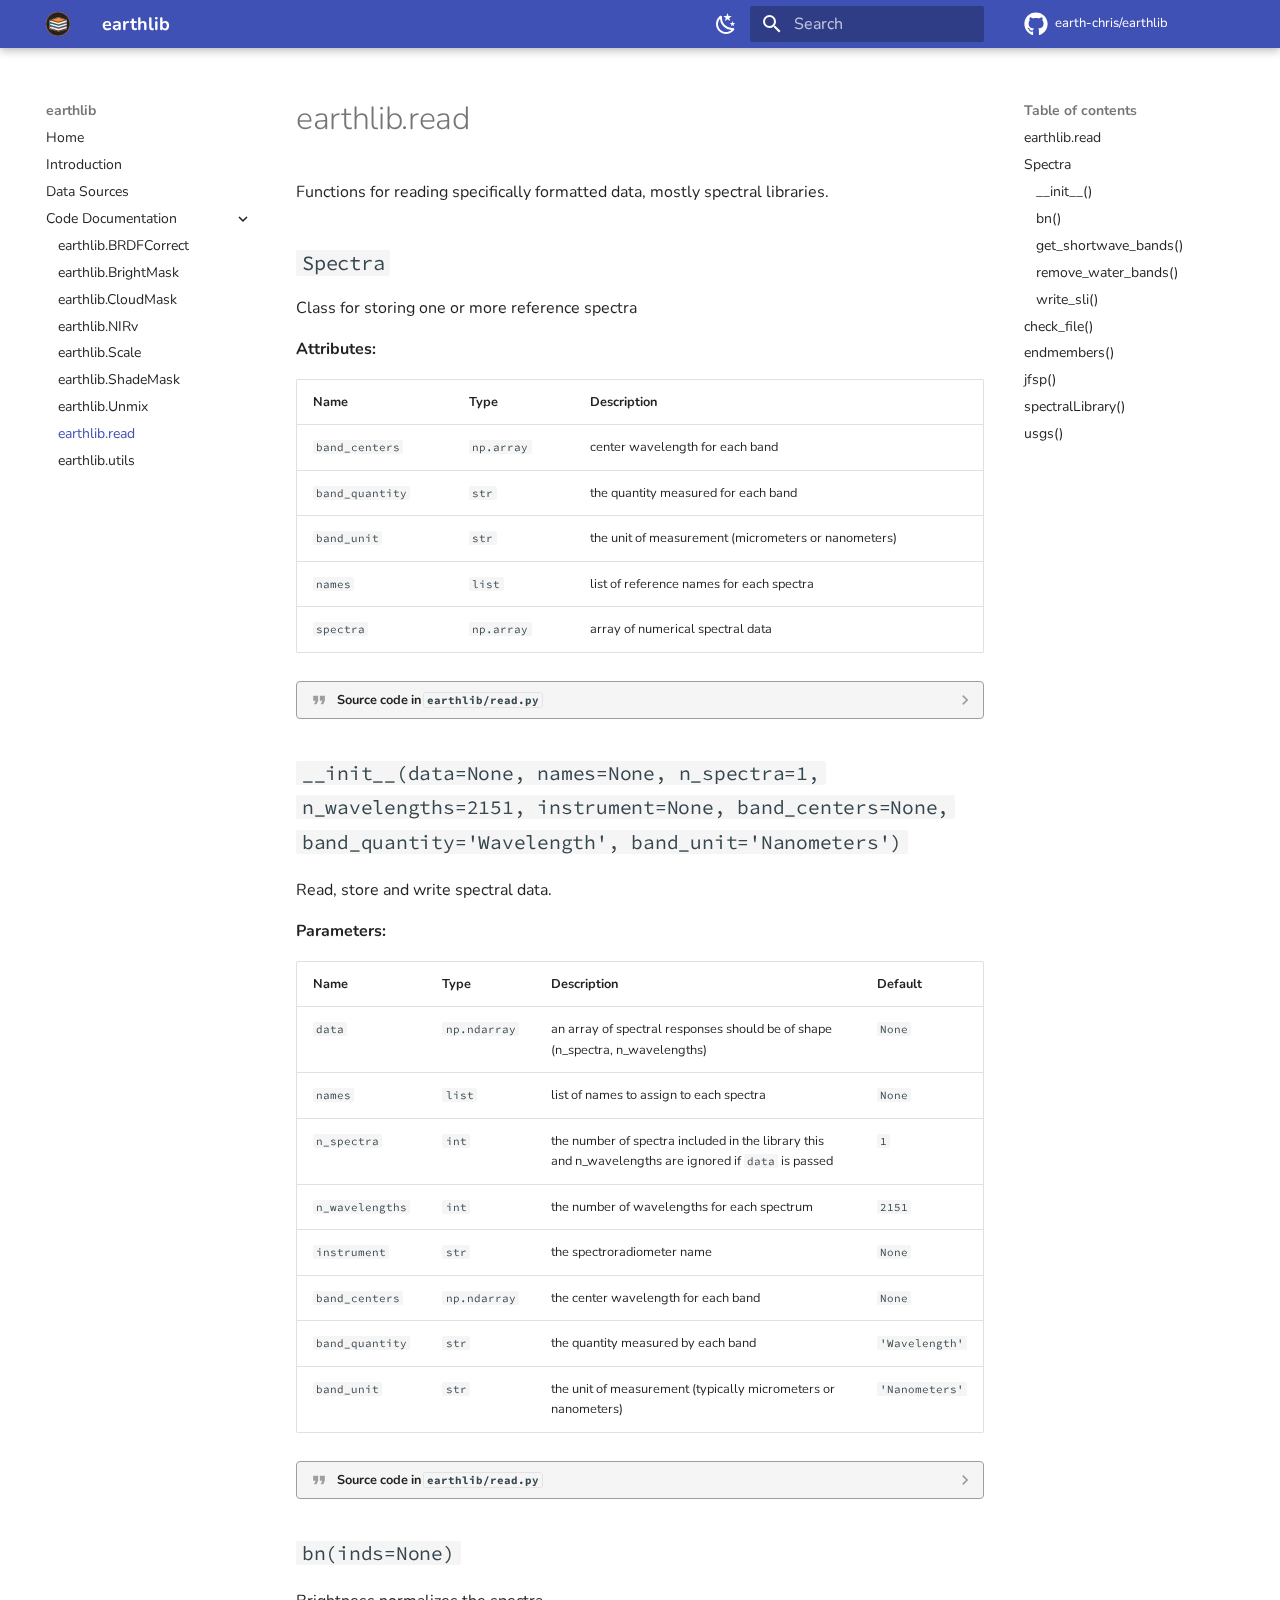
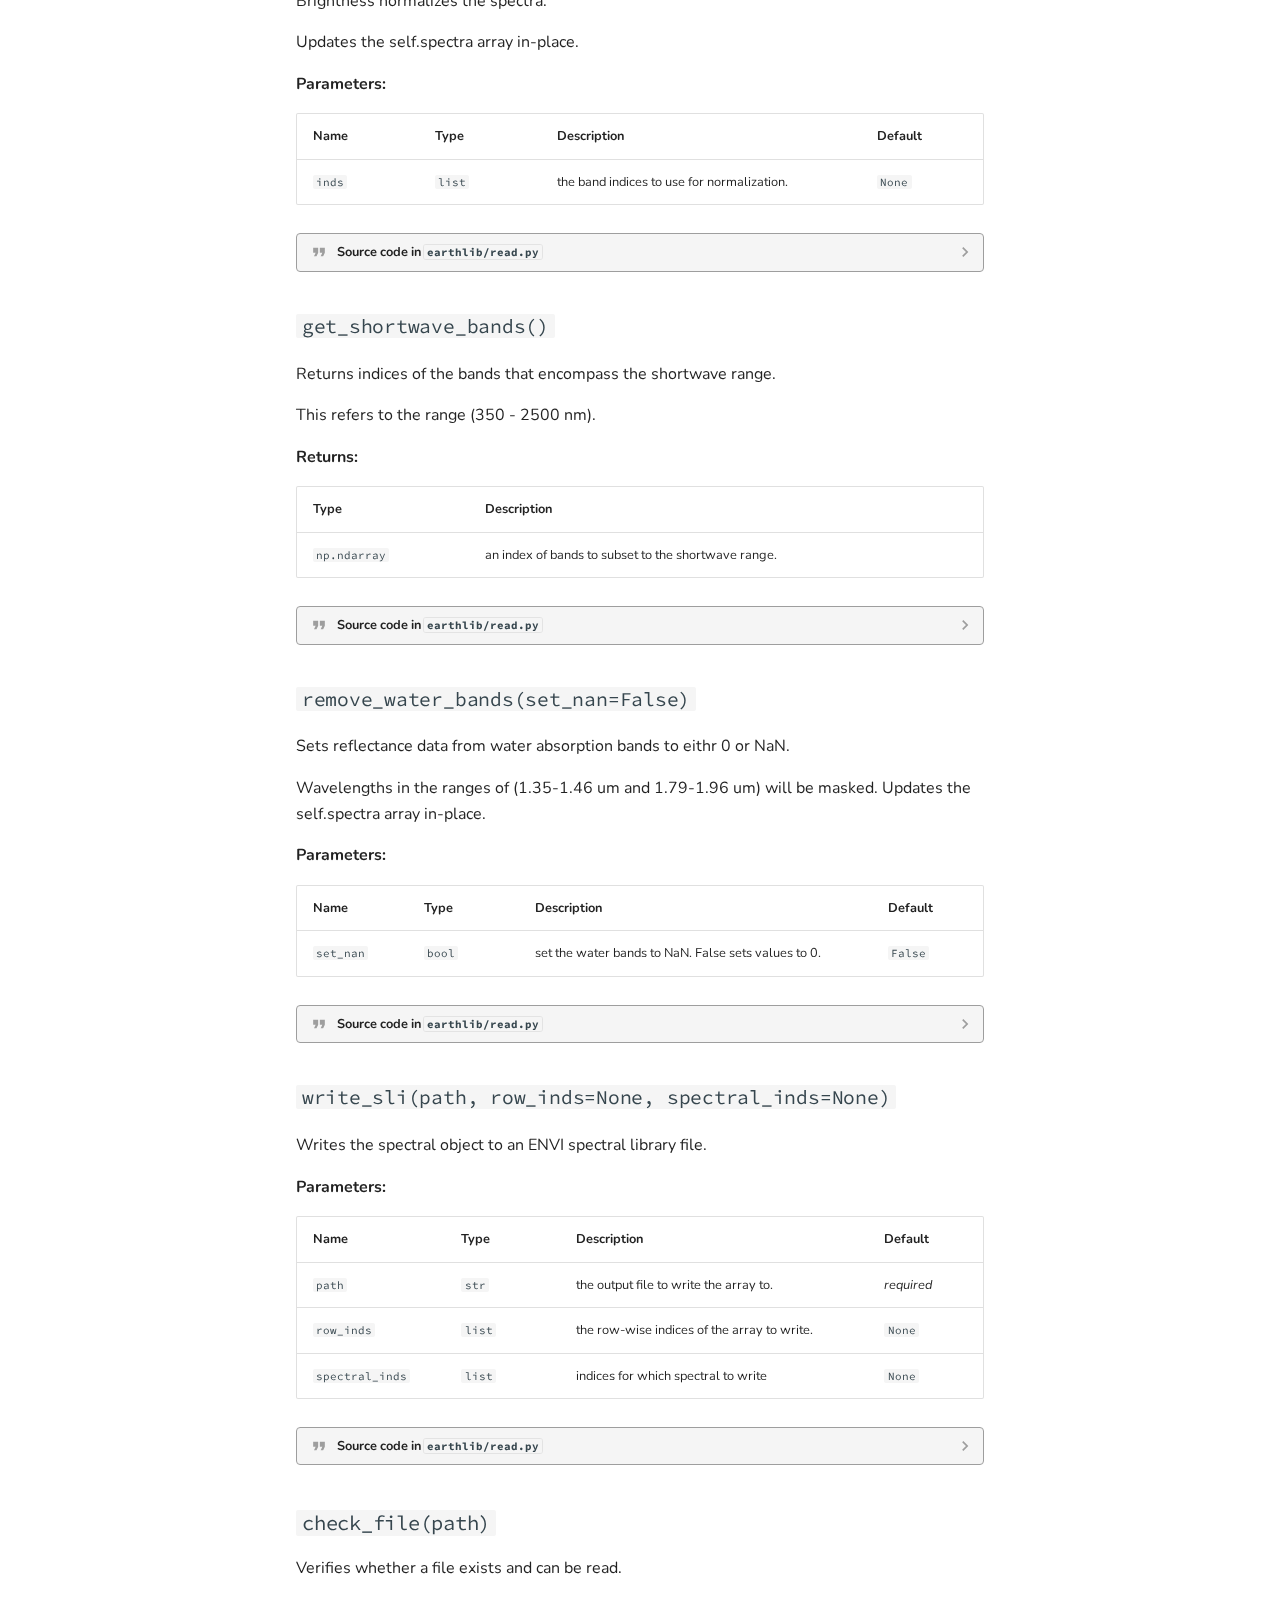
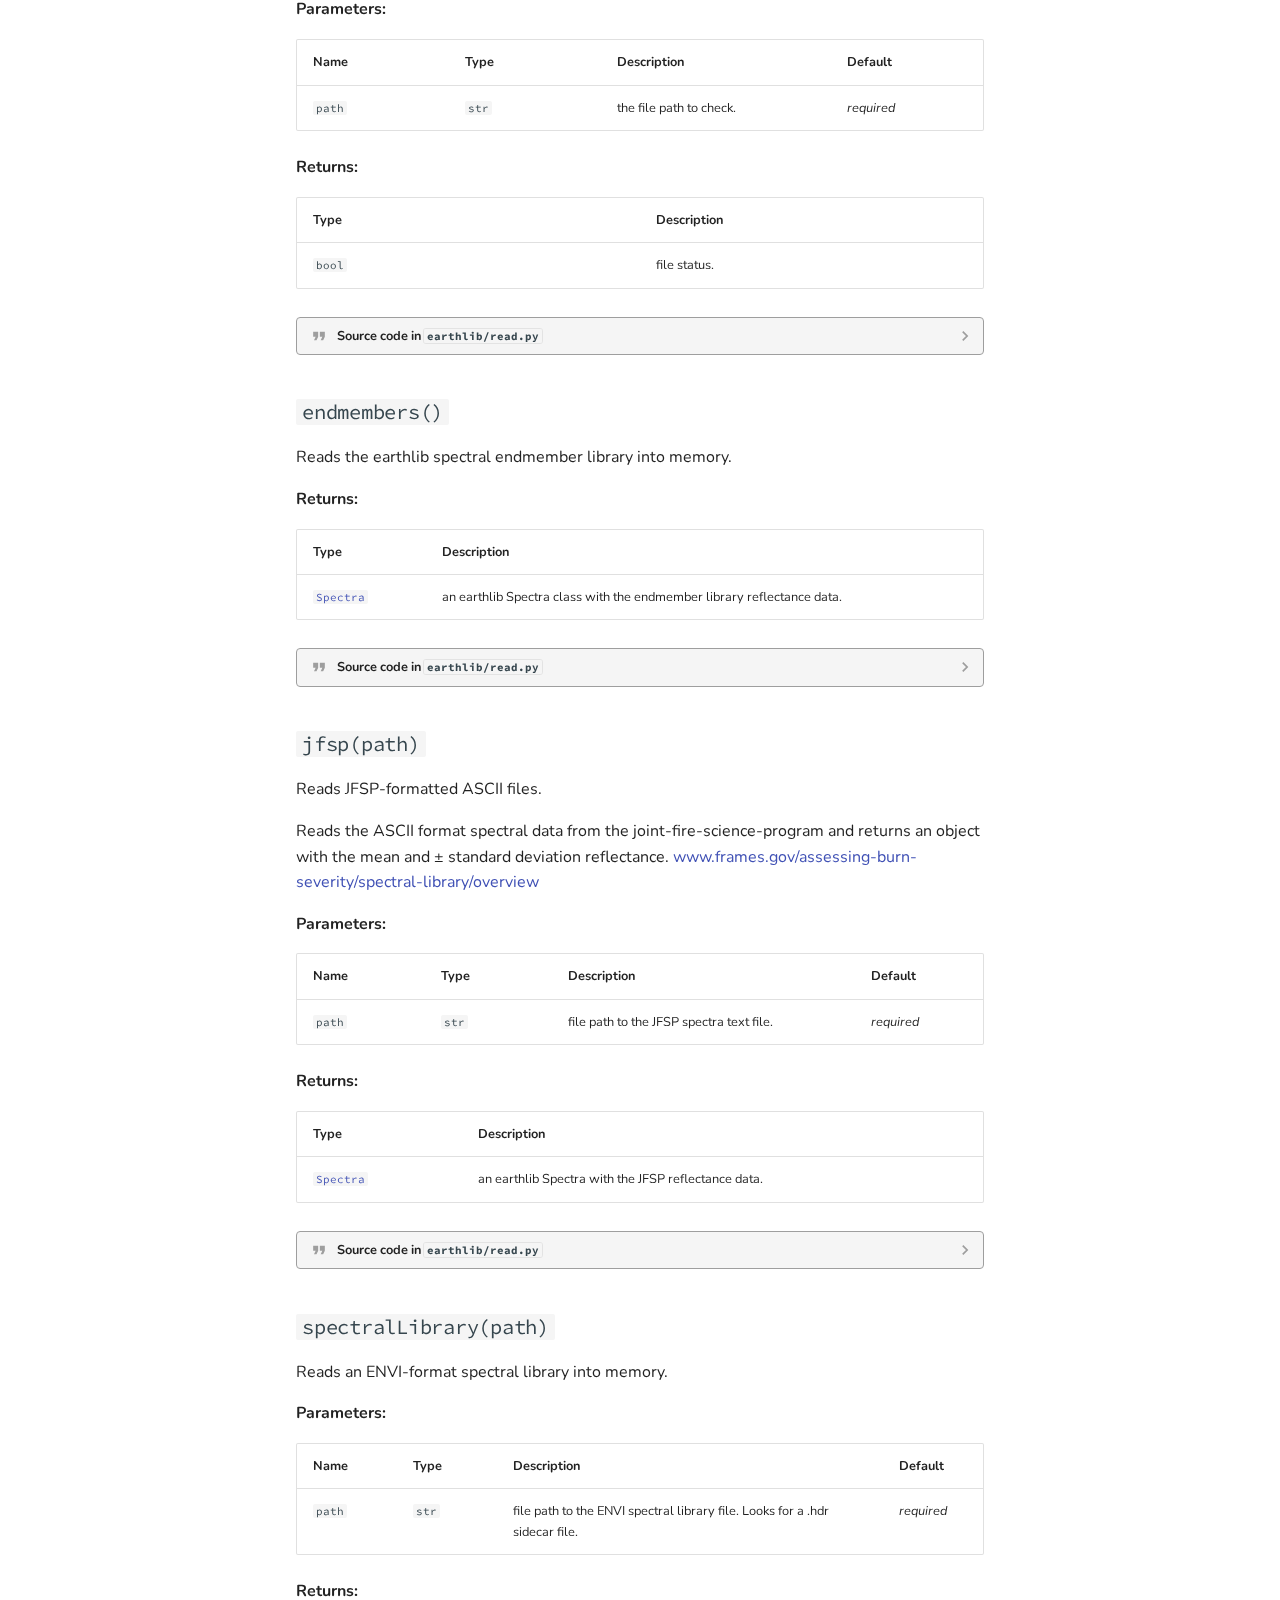
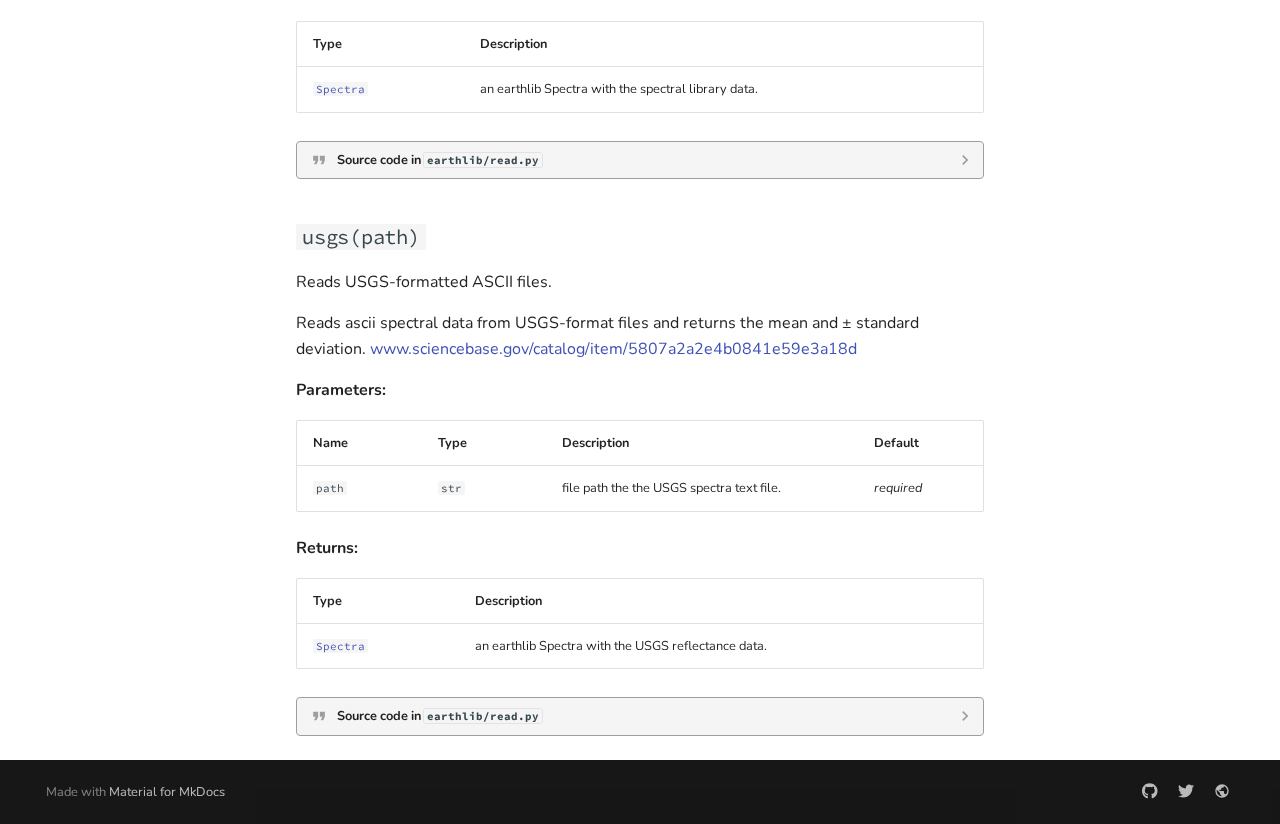
<file: module/read/index.html>
<!doctype html>
<html lang="en" class="no-js">
  <head>
    
      <meta charset="utf-8">
      <meta name="viewport" content="width=device-width,initial-scale=1">
      
        <meta name="description" content="Spectral unmixing tools for satellite land cover mapping.">
      
      
      
        <link rel="canonical" href="https://earth-chris.github.io/earthlib/module/read/">
      
      
        <link rel="prev" href="../Unmix/">
      
      
        <link rel="next" href="../utils/">
      
      
      <link rel="icon" href="../../img/favicon.png">
      <meta name="generator" content="mkdocs-1.5.2, mkdocs-material-9.2.7">
    
    
      
        <title>earthlib.read - earthlib</title>
      
    
    
      <link rel="stylesheet" href="../../assets/stylesheets/main.046329b4.min.css">
      
        
        <link rel="stylesheet" href="../../assets/stylesheets/palette.85d0ee34.min.css">
      
      


    
    
      
    
    
      
        
        
        <link rel="preconnect" href="https://fonts.gstatic.com" crossorigin>
        <link rel="stylesheet" href="https://fonts.googleapis.com/css?family=Nunito:300,300i,400,400i,700,700i%7CSource+Code+Pro:400,400i,700,700i&display=fallback">
        <style>:root{--md-text-font:"Nunito";--md-code-font:"Source Code Pro"}</style>
      
    
    
      <link rel="stylesheet" href="../../assets/_mkdocstrings.css">
    
      <link rel="stylesheet" href="https://earth-chris.github.io/shared/mkdocs.css">
    
    <script>__md_scope=new URL("../..",location),__md_hash=e=>[...e].reduce((e,_)=>(e<<5)-e+_.charCodeAt(0),0),__md_get=(e,_=localStorage,t=__md_scope)=>JSON.parse(_.getItem(t.pathname+"."+e)),__md_set=(e,_,t=localStorage,a=__md_scope)=>{try{t.setItem(a.pathname+"."+e,JSON.stringify(_))}catch(e){}}</script>
    
      

    
    
    
  </head>
  
  
    
    
      
    
    
    
    
    <body dir="ltr" data-md-color-scheme="earthchris-light" data-md-color-primary="indigo" data-md-color-accent="indigo">
  
    
    
      <script>var palette=__md_get("__palette");if(palette&&"object"==typeof palette.color)for(var key of Object.keys(palette.color))document.body.setAttribute("data-md-color-"+key,palette.color[key])</script>
    
    <input class="md-toggle" data-md-toggle="drawer" type="checkbox" id="__drawer" autocomplete="off">
    <input class="md-toggle" data-md-toggle="search" type="checkbox" id="__search" autocomplete="off">
    <label class="md-overlay" for="__drawer"></label>
    <div data-md-component="skip">
      
        
        <a href="#earthlib.read" class="md-skip">
          Skip to content
        </a>
      
    </div>
    <div data-md-component="announce">
      
    </div>
    
    
      

  

<header class="md-header md-header--shadow" data-md-component="header">
  <nav class="md-header__inner md-grid" aria-label="Header">
    <a href="../.." title="earthlib" class="md-header__button md-logo" aria-label="earthlib" data-md-component="logo">
      
  <img src="../../img/earthlib.svg" alt="logo">

    </a>
    <label class="md-header__button md-icon" for="__drawer">
      
      <svg xmlns="http://www.w3.org/2000/svg" viewBox="0 0 24 24"><path d="M3 6h18v2H3V6m0 5h18v2H3v-2m0 5h18v2H3v-2Z"/></svg>
    </label>
    <div class="md-header__title" data-md-component="header-title">
      <div class="md-header__ellipsis">
        <div class="md-header__topic">
          <span class="md-ellipsis">
            earthlib
          </span>
        </div>
        <div class="md-header__topic" data-md-component="header-topic">
          <span class="md-ellipsis">
            
              earthlib.read
            
          </span>
        </div>
      </div>
    </div>
    
      
        <form class="md-header__option" data-md-component="palette">
  
    
    
    
    <input class="md-option" data-md-color-media="(prefers-color-scheme: light)" data-md-color-scheme="earthchris-light" data-md-color-primary="indigo" data-md-color-accent="indigo"  aria-label="Go dark"  type="radio" name="__palette" id="__palette_1">
    
      <label class="md-header__button md-icon" title="Go dark" for="__palette_2" hidden>
        <svg xmlns="http://www.w3.org/2000/svg" viewBox="0 0 24 24"><path d="m17.75 4.09-2.53 1.94.91 3.06-2.63-1.81-2.63 1.81.91-3.06-2.53-1.94L12.44 4l1.06-3 1.06 3 3.19.09m3.5 6.91-1.64 1.25.59 1.98-1.7-1.17-1.7 1.17.59-1.98L15.75 11l2.06-.05L18.5 9l.69 1.95 2.06.05m-2.28 4.95c.83-.08 1.72 1.1 1.19 1.85-.32.45-.66.87-1.08 1.27C15.17 23 8.84 23 4.94 19.07c-3.91-3.9-3.91-10.24 0-14.14.4-.4.82-.76 1.27-1.08.75-.53 1.93.36 1.85 1.19-.27 2.86.69 5.83 2.89 8.02a9.96 9.96 0 0 0 8.02 2.89m-1.64 2.02a12.08 12.08 0 0 1-7.8-3.47c-2.17-2.19-3.33-5-3.49-7.82-2.81 3.14-2.7 7.96.31 10.98 3.02 3.01 7.84 3.12 10.98.31Z"/></svg>
      </label>
    
  
    
    
    
    <input class="md-option" data-md-color-media="(prefers-color-scheme: dark)" data-md-color-scheme="slate" data-md-color-primary="indigo" data-md-color-accent="indigo"  aria-label="Go light"  type="radio" name="__palette" id="__palette_2">
    
      <label class="md-header__button md-icon" title="Go light" for="__palette_1" hidden>
        <svg xmlns="http://www.w3.org/2000/svg" viewBox="0 0 24 24"><path d="M12 7a5 5 0 0 1 5 5 5 5 0 0 1-5 5 5 5 0 0 1-5-5 5 5 0 0 1 5-5m0 2a3 3 0 0 0-3 3 3 3 0 0 0 3 3 3 3 0 0 0 3-3 3 3 0 0 0-3-3m0-7 2.39 3.42C13.65 5.15 12.84 5 12 5c-.84 0-1.65.15-2.39.42L12 2M3.34 7l4.16-.35A7.2 7.2 0 0 0 5.94 8.5c-.44.74-.69 1.5-.83 2.29L3.34 7m.02 10 1.76-3.77a7.131 7.131 0 0 0 2.38 4.14L3.36 17M20.65 7l-1.77 3.79a7.023 7.023 0 0 0-2.38-4.15l4.15.36m-.01 10-4.14.36c.59-.51 1.12-1.14 1.54-1.86.42-.73.69-1.5.83-2.29L20.64 17M12 22l-2.41-3.44c.74.27 1.55.44 2.41.44.82 0 1.63-.17 2.37-.44L12 22Z"/></svg>
      </label>
    
  
</form>
      
    
    
    
      <label class="md-header__button md-icon" for="__search">
        
        <svg xmlns="http://www.w3.org/2000/svg" viewBox="0 0 24 24"><path d="M9.5 3A6.5 6.5 0 0 1 16 9.5c0 1.61-.59 3.09-1.56 4.23l.27.27h.79l5 5-1.5 1.5-5-5v-.79l-.27-.27A6.516 6.516 0 0 1 9.5 16 6.5 6.5 0 0 1 3 9.5 6.5 6.5 0 0 1 9.5 3m0 2C7 5 5 7 5 9.5S7 14 9.5 14 14 12 14 9.5 12 5 9.5 5Z"/></svg>
      </label>
      <div class="md-search" data-md-component="search" role="dialog">
  <label class="md-search__overlay" for="__search"></label>
  <div class="md-search__inner" role="search">
    <form class="md-search__form" name="search">
      <input type="text" class="md-search__input" name="query" aria-label="Search" placeholder="Search" autocapitalize="off" autocorrect="off" autocomplete="off" spellcheck="false" data-md-component="search-query" required>
      <label class="md-search__icon md-icon" for="__search">
        
        <svg xmlns="http://www.w3.org/2000/svg" viewBox="0 0 24 24"><path d="M9.5 3A6.5 6.5 0 0 1 16 9.5c0 1.61-.59 3.09-1.56 4.23l.27.27h.79l5 5-1.5 1.5-5-5v-.79l-.27-.27A6.516 6.516 0 0 1 9.5 16 6.5 6.5 0 0 1 3 9.5 6.5 6.5 0 0 1 9.5 3m0 2C7 5 5 7 5 9.5S7 14 9.5 14 14 12 14 9.5 12 5 9.5 5Z"/></svg>
        
        <svg xmlns="http://www.w3.org/2000/svg" viewBox="0 0 24 24"><path d="M20 11v2H8l5.5 5.5-1.42 1.42L4.16 12l7.92-7.92L13.5 5.5 8 11h12Z"/></svg>
      </label>
      <nav class="md-search__options" aria-label="Search">
        
        <button type="reset" class="md-search__icon md-icon" title="Clear" aria-label="Clear" tabindex="-1">
          
          <svg xmlns="http://www.w3.org/2000/svg" viewBox="0 0 24 24"><path d="M19 6.41 17.59 5 12 10.59 6.41 5 5 6.41 10.59 12 5 17.59 6.41 19 12 13.41 17.59 19 19 17.59 13.41 12 19 6.41Z"/></svg>
        </button>
      </nav>
      
    </form>
    <div class="md-search__output">
      <div class="md-search__scrollwrap" data-md-scrollfix>
        <div class="md-search-result" data-md-component="search-result">
          <div class="md-search-result__meta">
            Initializing search
          </div>
          <ol class="md-search-result__list" role="presentation"></ol>
        </div>
      </div>
    </div>
  </div>
</div>
    
    
      <div class="md-header__source">
        <a href="https://github.com/earth-chris/earthlib" title="Go to repository" class="md-source" data-md-component="source">
  <div class="md-source__icon md-icon">
    
    <svg xmlns="http://www.w3.org/2000/svg" viewBox="0 0 496 512"><!--! Font Awesome Free 6.4.2 by @fontawesome - https://fontawesome.com License - https://fontawesome.com/license/free (Icons: CC BY 4.0, Fonts: SIL OFL 1.1, Code: MIT License) Copyright 2023 Fonticons, Inc.--><path d="M165.9 397.4c0 2-2.3 3.6-5.2 3.6-3.3.3-5.6-1.3-5.6-3.6 0-2 2.3-3.6 5.2-3.6 3-.3 5.6 1.3 5.6 3.6zm-31.1-4.5c-.7 2 1.3 4.3 4.3 4.9 2.6 1 5.6 0 6.2-2s-1.3-4.3-4.3-5.2c-2.6-.7-5.5.3-6.2 2.3zm44.2-1.7c-2.9.7-4.9 2.6-4.6 4.9.3 2 2.9 3.3 5.9 2.6 2.9-.7 4.9-2.6 4.6-4.6-.3-1.9-3-3.2-5.9-2.9zM244.8 8C106.1 8 0 113.3 0 252c0 110.9 69.8 205.8 169.5 239.2 12.8 2.3 17.3-5.6 17.3-12.1 0-6.2-.3-40.4-.3-61.4 0 0-70 15-84.7-29.8 0 0-11.4-29.1-27.8-36.6 0 0-22.9-15.7 1.6-15.4 0 0 24.9 2 38.6 25.8 21.9 38.6 58.6 27.5 72.9 20.9 2.3-16 8.8-27.1 16-33.7-55.9-6.2-112.3-14.3-112.3-110.5 0-27.5 7.6-41.3 23.6-58.9-2.6-6.5-11.1-33.3 2.6-67.9 20.9-6.5 69 27 69 27 20-5.6 41.5-8.5 62.8-8.5s42.8 2.9 62.8 8.5c0 0 48.1-33.6 69-27 13.7 34.7 5.2 61.4 2.6 67.9 16 17.7 25.8 31.5 25.8 58.9 0 96.5-58.9 104.2-114.8 110.5 9.2 7.9 17 22.9 17 46.4 0 33.7-.3 75.4-.3 83.6 0 6.5 4.6 14.4 17.3 12.1C428.2 457.8 496 362.9 496 252 496 113.3 383.5 8 244.8 8zM97.2 352.9c-1.3 1-1 3.3.7 5.2 1.6 1.6 3.9 2.3 5.2 1 1.3-1 1-3.3-.7-5.2-1.6-1.6-3.9-2.3-5.2-1zm-10.8-8.1c-.7 1.3.3 2.9 2.3 3.9 1.6 1 3.6.7 4.3-.7.7-1.3-.3-2.9-2.3-3.9-2-.6-3.6-.3-4.3.7zm32.4 35.6c-1.6 1.3-1 4.3 1.3 6.2 2.3 2.3 5.2 2.6 6.5 1 1.3-1.3.7-4.3-1.3-6.2-2.2-2.3-5.2-2.6-6.5-1zm-11.4-14.7c-1.6 1-1.6 3.6 0 5.9 1.6 2.3 4.3 3.3 5.6 2.3 1.6-1.3 1.6-3.9 0-6.2-1.4-2.3-4-3.3-5.6-2z"/></svg>
  </div>
  <div class="md-source__repository">
    earth-chris/earthlib
  </div>
</a>
      </div>
    
  </nav>
  
</header>
    
    <div class="md-container" data-md-component="container">
      
      
        
          
        
      
      <main class="md-main" data-md-component="main">
        <div class="md-main__inner md-grid">
          
            
              
              <div class="md-sidebar md-sidebar--primary" data-md-component="sidebar" data-md-type="navigation" >
                <div class="md-sidebar__scrollwrap">
                  <div class="md-sidebar__inner">
                    



<nav class="md-nav md-nav--primary" aria-label="Navigation" data-md-level="0">
  <label class="md-nav__title" for="__drawer">
    <a href="../.." title="earthlib" class="md-nav__button md-logo" aria-label="earthlib" data-md-component="logo">
      
  <img src="../../img/earthlib.svg" alt="logo">

    </a>
    earthlib
  </label>
  
    <div class="md-nav__source">
      <a href="https://github.com/earth-chris/earthlib" title="Go to repository" class="md-source" data-md-component="source">
  <div class="md-source__icon md-icon">
    
    <svg xmlns="http://www.w3.org/2000/svg" viewBox="0 0 496 512"><!--! Font Awesome Free 6.4.2 by @fontawesome - https://fontawesome.com License - https://fontawesome.com/license/free (Icons: CC BY 4.0, Fonts: SIL OFL 1.1, Code: MIT License) Copyright 2023 Fonticons, Inc.--><path d="M165.9 397.4c0 2-2.3 3.6-5.2 3.6-3.3.3-5.6-1.3-5.6-3.6 0-2 2.3-3.6 5.2-3.6 3-.3 5.6 1.3 5.6 3.6zm-31.1-4.5c-.7 2 1.3 4.3 4.3 4.9 2.6 1 5.6 0 6.2-2s-1.3-4.3-4.3-5.2c-2.6-.7-5.5.3-6.2 2.3zm44.2-1.7c-2.9.7-4.9 2.6-4.6 4.9.3 2 2.9 3.3 5.9 2.6 2.9-.7 4.9-2.6 4.6-4.6-.3-1.9-3-3.2-5.9-2.9zM244.8 8C106.1 8 0 113.3 0 252c0 110.9 69.8 205.8 169.5 239.2 12.8 2.3 17.3-5.6 17.3-12.1 0-6.2-.3-40.4-.3-61.4 0 0-70 15-84.7-29.8 0 0-11.4-29.1-27.8-36.6 0 0-22.9-15.7 1.6-15.4 0 0 24.9 2 38.6 25.8 21.9 38.6 58.6 27.5 72.9 20.9 2.3-16 8.8-27.1 16-33.7-55.9-6.2-112.3-14.3-112.3-110.5 0-27.5 7.6-41.3 23.6-58.9-2.6-6.5-11.1-33.3 2.6-67.9 20.9-6.5 69 27 69 27 20-5.6 41.5-8.5 62.8-8.5s42.8 2.9 62.8 8.5c0 0 48.1-33.6 69-27 13.7 34.7 5.2 61.4 2.6 67.9 16 17.7 25.8 31.5 25.8 58.9 0 96.5-58.9 104.2-114.8 110.5 9.2 7.9 17 22.9 17 46.4 0 33.7-.3 75.4-.3 83.6 0 6.5 4.6 14.4 17.3 12.1C428.2 457.8 496 362.9 496 252 496 113.3 383.5 8 244.8 8zM97.2 352.9c-1.3 1-1 3.3.7 5.2 1.6 1.6 3.9 2.3 5.2 1 1.3-1 1-3.3-.7-5.2-1.6-1.6-3.9-2.3-5.2-1zm-10.8-8.1c-.7 1.3.3 2.9 2.3 3.9 1.6 1 3.6.7 4.3-.7.7-1.3-.3-2.9-2.3-3.9-2-.6-3.6-.3-4.3.7zm32.4 35.6c-1.6 1.3-1 4.3 1.3 6.2 2.3 2.3 5.2 2.6 6.5 1 1.3-1.3.7-4.3-1.3-6.2-2.2-2.3-5.2-2.6-6.5-1zm-11.4-14.7c-1.6 1-1.6 3.6 0 5.9 1.6 2.3 4.3 3.3 5.6 2.3 1.6-1.3 1.6-3.9 0-6.2-1.4-2.3-4-3.3-5.6-2z"/></svg>
  </div>
  <div class="md-source__repository">
    earth-chris/earthlib
  </div>
</a>
    </div>
  
  <ul class="md-nav__list" data-md-scrollfix>
    
      
      
  
  
  
    <li class="md-nav__item">
      <a href="../.." class="md-nav__link">
        
  
  <span class="md-ellipsis">
    Home
  </span>
  

      </a>
    </li>
  

    
      
      
  
  
  
    <li class="md-nav__item">
      <a href="../../introduction/" class="md-nav__link">
        
  
  <span class="md-ellipsis">
    Introduction
  </span>
  

      </a>
    </li>
  

    
      
      
  
  
  
    <li class="md-nav__item">
      <a href="../../sources/" class="md-nav__link">
        
  
  <span class="md-ellipsis">
    Data Sources
  </span>
  

      </a>
    </li>
  

    
      
      
  
  
    
  
  
    
    
    
    <li class="md-nav__item md-nav__item--active md-nav__item--nested">
      
        
        
        
        
        <input class="md-nav__toggle md-toggle " type="checkbox" id="__nav_4" checked>
        
          <label class="md-nav__link" for="__nav_4" id="__nav_4_label" tabindex="0">
            
  
  <span class="md-ellipsis">
    Code Documentation
  </span>
  

            <span class="md-nav__icon md-icon"></span>
          </label>
        
        <nav class="md-nav" data-md-level="1" aria-labelledby="__nav_4_label" aria-expanded="true">
          <label class="md-nav__title" for="__nav_4">
            <span class="md-nav__icon md-icon"></span>
            Code Documentation
          </label>
          <ul class="md-nav__list" data-md-scrollfix>
            
              
                
  
  
  
    <li class="md-nav__item">
      <a href="../BRDFCorrect/" class="md-nav__link">
        
  
  <span class="md-ellipsis">
    earthlib.BRDFCorrect
  </span>
  

      </a>
    </li>
  

              
            
              
                
  
  
  
    <li class="md-nav__item">
      <a href="../BrightMask/" class="md-nav__link">
        
  
  <span class="md-ellipsis">
    earthlib.BrightMask
  </span>
  

      </a>
    </li>
  

              
            
              
                
  
  
  
    <li class="md-nav__item">
      <a href="../CloudMask/" class="md-nav__link">
        
  
  <span class="md-ellipsis">
    earthlib.CloudMask
  </span>
  

      </a>
    </li>
  

              
            
              
                
  
  
  
    <li class="md-nav__item">
      <a href="../NIRv/" class="md-nav__link">
        
  
  <span class="md-ellipsis">
    earthlib.NIRv
  </span>
  

      </a>
    </li>
  

              
            
              
                
  
  
  
    <li class="md-nav__item">
      <a href="../Scale/" class="md-nav__link">
        
  
  <span class="md-ellipsis">
    earthlib.Scale
  </span>
  

      </a>
    </li>
  

              
            
              
                
  
  
  
    <li class="md-nav__item">
      <a href="../ShadeMask/" class="md-nav__link">
        
  
  <span class="md-ellipsis">
    earthlib.ShadeMask
  </span>
  

      </a>
    </li>
  

              
            
              
                
  
  
  
    <li class="md-nav__item">
      <a href="../Unmix/" class="md-nav__link">
        
  
  <span class="md-ellipsis">
    earthlib.Unmix
  </span>
  

      </a>
    </li>
  

              
            
              
                
  
  
    
  
  
    <li class="md-nav__item md-nav__item--active">
      
      <input class="md-nav__toggle md-toggle" type="checkbox" id="__toc">
      
      
      
        <label class="md-nav__link md-nav__link--active" for="__toc">
          
  
  <span class="md-ellipsis">
    earthlib.read
  </span>
  

          <span class="md-nav__icon md-icon"></span>
        </label>
      
      <a href="./" class="md-nav__link md-nav__link--active">
        
  
  <span class="md-ellipsis">
    earthlib.read
  </span>
  

      </a>
      
        

<nav class="md-nav md-nav--secondary" aria-label="Table of contents">
  
  
  
  
    <label class="md-nav__title" for="__toc">
      <span class="md-nav__icon md-icon"></span>
      Table of contents
    </label>
    <ul class="md-nav__list" data-md-component="toc" data-md-scrollfix>
      
        <li class="md-nav__item">
  <a href="#earthlib.read" class="md-nav__link">
    earthlib.read
  </a>
  
</li>
      
        <li class="md-nav__item">
  <a href="#earthlib.read.Spectra" class="md-nav__link">
    Spectra
  </a>
  
    <nav class="md-nav" aria-label="Spectra">
      <ul class="md-nav__list">
        
          <li class="md-nav__item">
  <a href="#earthlib.read.Spectra.__init__" class="md-nav__link">
    __init__()
  </a>
  
</li>
        
          <li class="md-nav__item">
  <a href="#earthlib.read.Spectra.bn" class="md-nav__link">
    bn()
  </a>
  
</li>
        
          <li class="md-nav__item">
  <a href="#earthlib.read.Spectra.get_shortwave_bands" class="md-nav__link">
    get_shortwave_bands()
  </a>
  
</li>
        
          <li class="md-nav__item">
  <a href="#earthlib.read.Spectra.remove_water_bands" class="md-nav__link">
    remove_water_bands()
  </a>
  
</li>
        
          <li class="md-nav__item">
  <a href="#earthlib.read.Spectra.write_sli" class="md-nav__link">
    write_sli()
  </a>
  
</li>
        
      </ul>
    </nav>
  
</li>
      
        <li class="md-nav__item">
  <a href="#earthlib.read.check_file" class="md-nav__link">
    check_file()
  </a>
  
</li>
      
        <li class="md-nav__item">
  <a href="#earthlib.read.endmembers" class="md-nav__link">
    endmembers()
  </a>
  
</li>
      
        <li class="md-nav__item">
  <a href="#earthlib.read.jfsp" class="md-nav__link">
    jfsp()
  </a>
  
</li>
      
        <li class="md-nav__item">
  <a href="#earthlib.read.spectralLibrary" class="md-nav__link">
    spectralLibrary()
  </a>
  
</li>
      
        <li class="md-nav__item">
  <a href="#earthlib.read.usgs" class="md-nav__link">
    usgs()
  </a>
  
</li>
      
    </ul>
  
</nav>
      
    </li>
  

              
            
              
                
  
  
  
    <li class="md-nav__item">
      <a href="../utils/" class="md-nav__link">
        
  
  <span class="md-ellipsis">
    earthlib.utils
  </span>
  

      </a>
    </li>
  

              
            
          </ul>
        </nav>
      
    </li>
  

    
  </ul>
</nav>
                  </div>
                </div>
              </div>
            
            
              
              <div class="md-sidebar md-sidebar--secondary" data-md-component="sidebar" data-md-type="toc" >
                <div class="md-sidebar__scrollwrap">
                  <div class="md-sidebar__inner">
                    

<nav class="md-nav md-nav--secondary" aria-label="Table of contents">
  
  
  
  
    <label class="md-nav__title" for="__toc">
      <span class="md-nav__icon md-icon"></span>
      Table of contents
    </label>
    <ul class="md-nav__list" data-md-component="toc" data-md-scrollfix>
      
        <li class="md-nav__item">
  <a href="#earthlib.read" class="md-nav__link">
    earthlib.read
  </a>
  
</li>
      
        <li class="md-nav__item">
  <a href="#earthlib.read.Spectra" class="md-nav__link">
    Spectra
  </a>
  
    <nav class="md-nav" aria-label="Spectra">
      <ul class="md-nav__list">
        
          <li class="md-nav__item">
  <a href="#earthlib.read.Spectra.__init__" class="md-nav__link">
    __init__()
  </a>
  
</li>
        
          <li class="md-nav__item">
  <a href="#earthlib.read.Spectra.bn" class="md-nav__link">
    bn()
  </a>
  
</li>
        
          <li class="md-nav__item">
  <a href="#earthlib.read.Spectra.get_shortwave_bands" class="md-nav__link">
    get_shortwave_bands()
  </a>
  
</li>
        
          <li class="md-nav__item">
  <a href="#earthlib.read.Spectra.remove_water_bands" class="md-nav__link">
    remove_water_bands()
  </a>
  
</li>
        
          <li class="md-nav__item">
  <a href="#earthlib.read.Spectra.write_sli" class="md-nav__link">
    write_sli()
  </a>
  
</li>
        
      </ul>
    </nav>
  
</li>
      
        <li class="md-nav__item">
  <a href="#earthlib.read.check_file" class="md-nav__link">
    check_file()
  </a>
  
</li>
      
        <li class="md-nav__item">
  <a href="#earthlib.read.endmembers" class="md-nav__link">
    endmembers()
  </a>
  
</li>
      
        <li class="md-nav__item">
  <a href="#earthlib.read.jfsp" class="md-nav__link">
    jfsp()
  </a>
  
</li>
      
        <li class="md-nav__item">
  <a href="#earthlib.read.spectralLibrary" class="md-nav__link">
    spectralLibrary()
  </a>
  
</li>
      
        <li class="md-nav__item">
  <a href="#earthlib.read.usgs" class="md-nav__link">
    usgs()
  </a>
  
</li>
      
    </ul>
  
</nav>
                  </div>
                </div>
              </div>
            
          
          
            <div class="md-content" data-md-component="content">
              <article class="md-content__inner md-typeset">
                
                  

  
  


  <h1>earthlib.read</h1>

<div class="doc doc-object doc-module">


<a id="earthlib.read"></a>
  <div class="doc doc-contents first">
  
      <p>Functions for reading specifically formatted data, mostly spectral libraries.</p>

  

  <div class="doc doc-children">








<div class="doc doc-object doc-class">



<h2 class="doc doc-heading" id="earthlib.read.Spectra">
        <code>Spectra</code>


<a class="headerlink" href="#earthlib.read.Spectra" title="Permanent link">&para;</a></h2>


  <div class="doc doc-contents ">

  
      <p>Class for storing one or more reference spectra</p>

  <p><strong>Attributes:</strong></p>
  <table>
    <thead>
      <tr>
        <th>Name</th>
        <th>Type</th>
        <th>Description</th>
      </tr>
    </thead>
    <tbody>
        <tr>
          <td><code>band_centers</code></td>
          <td>
                <code><span title="numpy">np</span>.<span title="numpy.array">array</span></code>
          </td>
          <td>
            <div class="doc-md-description">
              <p>center wavelength for each band</p>
            </div>
          </td>
        </tr>
        <tr>
          <td><code>band_quantity</code></td>
          <td>
                <code>str</code>
          </td>
          <td>
            <div class="doc-md-description">
              <p>the quantity measured for each band</p>
            </div>
          </td>
        </tr>
        <tr>
          <td><code>band_unit</code></td>
          <td>
                <code>str</code>
          </td>
          <td>
            <div class="doc-md-description">
              <p>the unit of measurement (micrometers or nanometers)</p>
            </div>
          </td>
        </tr>
        <tr>
          <td><code>names</code></td>
          <td>
                <code>list</code>
          </td>
          <td>
            <div class="doc-md-description">
              <p>list of reference names for each spectra</p>
            </div>
          </td>
        </tr>
        <tr>
          <td><code>spectra</code></td>
          <td>
                <code><span title="numpy">np</span>.<span title="numpy.array">array</span></code>
          </td>
          <td>
            <div class="doc-md-description">
              <p>array of numerical spectral data</p>
            </div>
          </td>
        </tr>
    </tbody>
  </table>


        <details class="quote">
          <summary>Source code in <code>earthlib/read.py</code></summary>
          <div class="codehilite"><table class="codehilitetable"><tr><td class="linenos"><div class="linenodiv"><pre><span></span><span class="normal"> 11</span>
<span class="normal"> 12</span>
<span class="normal"> 13</span>
<span class="normal"> 14</span>
<span class="normal"> 15</span>
<span class="normal"> 16</span>
<span class="normal"> 17</span>
<span class="normal"> 18</span>
<span class="normal"> 19</span>
<span class="normal"> 20</span>
<span class="normal"> 21</span>
<span class="normal"> 22</span>
<span class="normal"> 23</span>
<span class="normal"> 24</span>
<span class="normal"> 25</span>
<span class="normal"> 26</span>
<span class="normal"> 27</span>
<span class="normal"> 28</span>
<span class="normal"> 29</span>
<span class="normal"> 30</span>
<span class="normal"> 31</span>
<span class="normal"> 32</span>
<span class="normal"> 33</span>
<span class="normal"> 34</span>
<span class="normal"> 35</span>
<span class="normal"> 36</span>
<span class="normal"> 37</span>
<span class="normal"> 38</span>
<span class="normal"> 39</span>
<span class="normal"> 40</span>
<span class="normal"> 41</span>
<span class="normal"> 42</span>
<span class="normal"> 43</span>
<span class="normal"> 44</span>
<span class="normal"> 45</span>
<span class="normal"> 46</span>
<span class="normal"> 47</span>
<span class="normal"> 48</span>
<span class="normal"> 49</span>
<span class="normal"> 50</span>
<span class="normal"> 51</span>
<span class="normal"> 52</span>
<span class="normal"> 53</span>
<span class="normal"> 54</span>
<span class="normal"> 55</span>
<span class="normal"> 56</span>
<span class="normal"> 57</span>
<span class="normal"> 58</span>
<span class="normal"> 59</span>
<span class="normal"> 60</span>
<span class="normal"> 61</span>
<span class="normal"> 62</span>
<span class="normal"> 63</span>
<span class="normal"> 64</span>
<span class="normal"> 65</span>
<span class="normal"> 66</span>
<span class="normal"> 67</span>
<span class="normal"> 68</span>
<span class="normal"> 69</span>
<span class="normal"> 70</span>
<span class="normal"> 71</span>
<span class="normal"> 72</span>
<span class="normal"> 73</span>
<span class="normal"> 74</span>
<span class="normal"> 75</span>
<span class="normal"> 76</span>
<span class="normal"> 77</span>
<span class="normal"> 78</span>
<span class="normal"> 79</span>
<span class="normal"> 80</span>
<span class="normal"> 81</span>
<span class="normal"> 82</span>
<span class="normal"> 83</span>
<span class="normal"> 84</span>
<span class="normal"> 85</span>
<span class="normal"> 86</span>
<span class="normal"> 87</span>
<span class="normal"> 88</span>
<span class="normal"> 89</span>
<span class="normal"> 90</span>
<span class="normal"> 91</span>
<span class="normal"> 92</span>
<span class="normal"> 93</span>
<span class="normal"> 94</span>
<span class="normal"> 95</span>
<span class="normal"> 96</span>
<span class="normal"> 97</span>
<span class="normal"> 98</span>
<span class="normal"> 99</span>
<span class="normal">100</span>
<span class="normal">101</span>
<span class="normal">102</span>
<span class="normal">103</span>
<span class="normal">104</span>
<span class="normal">105</span>
<span class="normal">106</span>
<span class="normal">107</span>
<span class="normal">108</span>
<span class="normal">109</span>
<span class="normal">110</span>
<span class="normal">111</span>
<span class="normal">112</span>
<span class="normal">113</span>
<span class="normal">114</span>
<span class="normal">115</span>
<span class="normal">116</span>
<span class="normal">117</span>
<span class="normal">118</span>
<span class="normal">119</span>
<span class="normal">120</span>
<span class="normal">121</span>
<span class="normal">122</span>
<span class="normal">123</span>
<span class="normal">124</span>
<span class="normal">125</span>
<span class="normal">126</span>
<span class="normal">127</span>
<span class="normal">128</span>
<span class="normal">129</span>
<span class="normal">130</span>
<span class="normal">131</span>
<span class="normal">132</span>
<span class="normal">133</span>
<span class="normal">134</span>
<span class="normal">135</span>
<span class="normal">136</span>
<span class="normal">137</span>
<span class="normal">138</span>
<span class="normal">139</span>
<span class="normal">140</span>
<span class="normal">141</span>
<span class="normal">142</span>
<span class="normal">143</span>
<span class="normal">144</span>
<span class="normal">145</span>
<span class="normal">146</span>
<span class="normal">147</span>
<span class="normal">148</span>
<span class="normal">149</span>
<span class="normal">150</span>
<span class="normal">151</span>
<span class="normal">152</span>
<span class="normal">153</span>
<span class="normal">154</span>
<span class="normal">155</span>
<span class="normal">156</span>
<span class="normal">157</span>
<span class="normal">158</span>
<span class="normal">159</span>
<span class="normal">160</span>
<span class="normal">161</span>
<span class="normal">162</span>
<span class="normal">163</span>
<span class="normal">164</span>
<span class="normal">165</span>
<span class="normal">166</span>
<span class="normal">167</span>
<span class="normal">168</span>
<span class="normal">169</span>
<span class="normal">170</span>
<span class="normal">171</span>
<span class="normal">172</span>
<span class="normal">173</span>
<span class="normal">174</span>
<span class="normal">175</span>
<span class="normal">176</span>
<span class="normal">177</span>
<span class="normal">178</span>
<span class="normal">179</span>
<span class="normal">180</span>
<span class="normal">181</span>
<span class="normal">182</span>
<span class="normal">183</span>
<span class="normal">184</span>
<span class="normal">185</span>
<span class="normal">186</span>
<span class="normal">187</span>
<span class="normal">188</span>
<span class="normal">189</span>
<span class="normal">190</span>
<span class="normal">191</span>
<span class="normal">192</span>
<span class="normal">193</span>
<span class="normal">194</span>
<span class="normal">195</span>
<span class="normal">196</span>
<span class="normal">197</span>
<span class="normal">198</span>
<span class="normal">199</span>
<span class="normal">200</span>
<span class="normal">201</span>
<span class="normal">202</span>
<span class="normal">203</span>
<span class="normal">204</span>
<span class="normal">205</span>
<span class="normal">206</span>
<span class="normal">207</span>
<span class="normal">208</span>
<span class="normal">209</span>
<span class="normal">210</span>
<span class="normal">211</span>
<span class="normal">212</span>
<span class="normal">213</span>
<span class="normal">214</span>
<span class="normal">215</span>
<span class="normal">216</span>
<span class="normal">217</span>
<span class="normal">218</span>
<span class="normal">219</span>
<span class="normal">220</span>
<span class="normal">221</span>
<span class="normal">222</span>
<span class="normal">223</span>
<span class="normal">224</span></pre></div></td><td class="code"><div><pre><span></span><code><span class="k">class</span> <span class="nc">Spectra</span><span class="p">:</span>
<span class="w">    </span><span class="sd">&quot;&quot;&quot;Class for storing one or more reference spectra</span>

<span class="sd">    Attributes:</span>
<span class="sd">        band_centers: center wavelength for each band</span>
<span class="sd">        band_quantity: the quantity measured for each band</span>
<span class="sd">        band_unit: the unit of measurement (micrometers or nanometers)</span>
<span class="sd">        names: list of reference names for each spectra</span>
<span class="sd">        spectra: array of numerical spectral data</span>
<span class="sd">    &quot;&quot;&quot;</span>

    <span class="n">band_centers</span><span class="p">:</span> <span class="n">np</span><span class="o">.</span><span class="n">array</span>
    <span class="n">band_quantity</span><span class="p">:</span> <span class="nb">str</span>
    <span class="n">band_unit</span><span class="p">:</span> <span class="nb">str</span>
    <span class="n">names</span><span class="p">:</span> <span class="nb">list</span>
    <span class="n">spectra</span><span class="p">:</span> <span class="n">np</span><span class="o">.</span><span class="n">array</span>

    <span class="k">def</span> <span class="fm">__init__</span><span class="p">(</span>
        <span class="bp">self</span><span class="p">,</span>
        <span class="n">data</span><span class="p">:</span> <span class="n">np</span><span class="o">.</span><span class="n">ndarray</span> <span class="o">=</span> <span class="kc">None</span><span class="p">,</span>
        <span class="n">names</span><span class="p">:</span> <span class="nb">list</span> <span class="o">=</span> <span class="kc">None</span><span class="p">,</span>
        <span class="n">n_spectra</span><span class="p">:</span> <span class="nb">int</span> <span class="o">=</span> <span class="mi">1</span><span class="p">,</span>
        <span class="n">n_wavelengths</span><span class="p">:</span> <span class="nb">int</span> <span class="o">=</span> <span class="mi">2151</span><span class="p">,</span>
        <span class="n">instrument</span><span class="p">:</span> <span class="nb">str</span> <span class="o">=</span> <span class="kc">None</span><span class="p">,</span>
        <span class="n">band_centers</span><span class="p">:</span> <span class="n">np</span><span class="o">.</span><span class="n">ndarray</span> <span class="o">=</span> <span class="kc">None</span><span class="p">,</span>
        <span class="n">band_quantity</span><span class="p">:</span> <span class="nb">str</span> <span class="o">=</span> <span class="s2">&quot;Wavelength&quot;</span><span class="p">,</span>
        <span class="n">band_unit</span><span class="p">:</span> <span class="nb">str</span> <span class="o">=</span> <span class="s2">&quot;Nanometers&quot;</span><span class="p">,</span>
    <span class="p">):</span>
<span class="w">        </span><span class="sd">&quot;&quot;&quot;Read, store and write spectral data.</span>

<span class="sd">        Args:</span>
<span class="sd">            data: an array of spectral responses</span>
<span class="sd">                should be of shape (n_spectra, n_wavelengths)</span>
<span class="sd">            names: list of names to assign to each spectra</span>
<span class="sd">            n_spectra: the number of spectra included in the library</span>
<span class="sd">                this and n_wavelengths are ignored if `data` is passed</span>
<span class="sd">            n_wavelengths: the number of wavelengths for each spectrum</span>
<span class="sd">            instrument: the spectroradiometer name</span>
<span class="sd">            band_centers: the center wavelength for each band</span>
<span class="sd">            band_quantity: the quantity measured by each band</span>
<span class="sd">            band_unit: the unit of measurement (typically micrometers or nanometers)</span>
<span class="sd">        &quot;&quot;&quot;</span>
        <span class="c1"># get shape parameters from the data itself</span>
        <span class="k">if</span> <span class="n">data</span> <span class="ow">is</span> <span class="kc">None</span><span class="p">:</span>
            <span class="n">data</span> <span class="o">=</span> <span class="n">np</span><span class="o">.</span><span class="n">zeros</span><span class="p">([</span><span class="n">n_spectra</span><span class="p">,</span> <span class="n">n_wavelengths</span><span class="p">])</span>
        <span class="k">else</span><span class="p">:</span>
            <span class="n">n_spectra</span><span class="p">,</span> <span class="n">n_wavelengths</span> <span class="o">=</span> <span class="n">data</span><span class="o">.</span><span class="n">shape</span>

        <span class="c1"># set to asd type if no params set to change n_wl</span>
        <span class="k">if</span> <span class="n">n_wavelengths</span> <span class="o">==</span> <span class="mi">2151</span><span class="p">:</span>
            <span class="n">instrument</span> <span class="o">=</span> <span class="s2">&quot;asd&quot;</span>

        <span class="c1"># set up pre-defined types</span>
        <span class="k">if</span> <span class="n">instrument</span> <span class="ow">is</span> <span class="ow">not</span> <span class="kc">None</span><span class="p">:</span>
            <span class="k">if</span> <span class="n">instrument</span><span class="o">.</span><span class="n">lower</span><span class="p">()</span> <span class="o">==</span> <span class="s2">&quot;asd&quot;</span><span class="p">:</span>
                <span class="n">n_wavelengths</span> <span class="o">=</span> <span class="mi">2151</span>
                <span class="n">band_unit</span> <span class="o">=</span> <span class="s2">&quot;Nanometers&quot;</span>
                <span class="n">band_quantity</span> <span class="o">=</span> <span class="s2">&quot;Wavelength&quot;</span>
                <span class="n">band_centers</span> <span class="o">=</span> <span class="n">np</span><span class="o">.</span><span class="n">arange</span><span class="p">(</span><span class="mi">350</span><span class="p">,</span> <span class="mi">2501</span><span class="p">)</span>

        <span class="c1"># return a list same size as number of spectra</span>
        <span class="k">if</span> <span class="n">names</span> <span class="ow">is</span> <span class="kc">None</span><span class="p">:</span>
            <span class="n">names</span> <span class="o">=</span> <span class="p">[</span><span class="sa">f</span><span class="s2">&quot;Spectrum </span><span class="si">{</span><span class="n">i</span><span class="si">}</span><span class="s2">&quot;</span> <span class="k">for</span> <span class="n">i</span> <span class="ow">in</span> <span class="nb">range</span><span class="p">(</span><span class="n">n_spectra</span><span class="p">)]</span>

        <span class="c1"># store the outputs</span>
        <span class="bp">self</span><span class="o">.</span><span class="n">band_centers</span> <span class="o">=</span> <span class="n">band_centers</span>
        <span class="bp">self</span><span class="o">.</span><span class="n">band_quantity</span> <span class="o">=</span> <span class="n">band_quantity</span>
        <span class="bp">self</span><span class="o">.</span><span class="n">band_unit</span> <span class="o">=</span> <span class="n">band_unit</span>
        <span class="bp">self</span><span class="o">.</span><span class="n">names</span> <span class="o">=</span> <span class="n">names</span>
        <span class="bp">self</span><span class="o">.</span><span class="n">spectra</span> <span class="o">=</span> <span class="n">data</span>

    <span class="k">def</span> <span class="nf">remove_water_bands</span><span class="p">(</span><span class="bp">self</span><span class="p">,</span> <span class="n">set_nan</span><span class="p">:</span> <span class="nb">bool</span> <span class="o">=</span> <span class="kc">False</span><span class="p">)</span> <span class="o">-&gt;</span> <span class="kc">None</span><span class="p">:</span>
<span class="w">        </span><span class="sd">&quot;&quot;&quot;Sets reflectance data from water absorption bands to eithr 0 or NaN.</span>

<span class="sd">        Wavelengths in the ranges of (1.35-1.46 um and 1.79-1.96 um) will be masked.</span>
<span class="sd">            Updates the self.spectra array in-place.</span>

<span class="sd">        Args:</span>
<span class="sd">            set_nan: set the water bands to NaN. False sets values to 0.</span>
<span class="sd">        &quot;&quot;&quot;</span>

        <span class="k">if</span> <span class="n">set_nan</span><span class="p">:</span>
            <span class="n">update_val</span> <span class="o">=</span> <span class="n">np</span><span class="o">.</span><span class="n">nan</span>
        <span class="k">else</span><span class="p">:</span>
            <span class="n">update_val</span> <span class="o">=</span> <span class="mi">0</span>

        <span class="k">if</span> <span class="bp">self</span><span class="o">.</span><span class="n">band_unit</span><span class="o">.</span><span class="n">lower</span><span class="p">()</span> <span class="o">==</span> <span class="s2">&quot;micrometers&quot;</span><span class="p">:</span>
            <span class="n">water_bands</span> <span class="o">=</span> <span class="p">[[</span><span class="mf">1.35</span><span class="p">,</span> <span class="mf">1.46</span><span class="p">],</span> <span class="p">[</span><span class="mf">1.79</span><span class="p">,</span> <span class="mf">1.96</span><span class="p">]]</span>
        <span class="k">else</span><span class="p">:</span>
            <span class="n">water_bands</span> <span class="o">=</span> <span class="p">[[</span><span class="mf">1350.0</span><span class="p">,</span> <span class="mf">1460.0</span><span class="p">],</span> <span class="p">[</span><span class="mf">1790.0</span><span class="p">,</span> <span class="mf">1960.0</span><span class="p">]]</span>

        <span class="c1"># start with nir-swir1 transition</span>
        <span class="n">gt</span> <span class="o">=</span> <span class="n">np</span><span class="o">.</span><span class="n">where</span><span class="p">(</span><span class="bp">self</span><span class="o">.</span><span class="n">band_centers</span> <span class="o">&gt;</span> <span class="n">water_bands</span><span class="p">[</span><span class="mi">0</span><span class="p">][</span><span class="mi">0</span><span class="p">])</span>
        <span class="n">lt</span> <span class="o">=</span> <span class="n">np</span><span class="o">.</span><span class="n">where</span><span class="p">(</span><span class="bp">self</span><span class="o">.</span><span class="n">band_centers</span> <span class="o">&lt;</span> <span class="n">water_bands</span><span class="p">[</span><span class="mi">0</span><span class="p">][</span><span class="mi">1</span><span class="p">])</span>
        <span class="n">nd</span> <span class="o">=</span> <span class="n">np</span><span class="o">.</span><span class="n">intersect1d</span><span class="p">(</span><span class="n">gt</span><span class="p">[</span><span class="mi">0</span><span class="p">],</span> <span class="n">lt</span><span class="p">[</span><span class="mi">0</span><span class="p">])</span>
        <span class="bp">self</span><span class="o">.</span><span class="n">spectra</span><span class="p">[:,</span> <span class="n">nd</span><span class="p">]</span> <span class="o">=</span> <span class="n">update_val</span>
        <span class="bp">self</span><span class="o">.</span><span class="n">band_centers</span> <span class="o">=</span> <span class="n">np</span><span class="o">.</span><span class="n">delete</span><span class="p">(</span><span class="bp">self</span><span class="o">.</span><span class="n">band_centers</span><span class="p">,</span> <span class="n">nd</span><span class="p">)</span>

        <span class="c1"># then swir1-swir2 transition</span>
        <span class="n">gt</span> <span class="o">=</span> <span class="n">np</span><span class="o">.</span><span class="n">where</span><span class="p">(</span><span class="bp">self</span><span class="o">.</span><span class="n">band_centers</span> <span class="o">&gt;</span> <span class="n">water_bands</span><span class="p">[</span><span class="mi">1</span><span class="p">][</span><span class="mi">0</span><span class="p">])</span>
        <span class="n">lt</span> <span class="o">=</span> <span class="n">np</span><span class="o">.</span><span class="n">where</span><span class="p">(</span><span class="bp">self</span><span class="o">.</span><span class="n">band_centers</span> <span class="o">&lt;</span> <span class="n">water_bands</span><span class="p">[</span><span class="mi">1</span><span class="p">][</span><span class="mi">1</span><span class="p">])</span>
        <span class="n">nd</span> <span class="o">=</span> <span class="n">np</span><span class="o">.</span><span class="n">intersect1d</span><span class="p">(</span><span class="n">gt</span><span class="p">[</span><span class="mi">0</span><span class="p">],</span> <span class="n">lt</span><span class="p">[</span><span class="mi">0</span><span class="p">])</span>
        <span class="bp">self</span><span class="o">.</span><span class="n">spectra</span><span class="p">[:,</span> <span class="n">nd</span><span class="p">]</span> <span class="o">=</span> <span class="n">update_val</span>
        <span class="bp">self</span><span class="o">.</span><span class="n">band_centers</span> <span class="o">=</span> <span class="n">np</span><span class="o">.</span><span class="n">delete</span><span class="p">(</span><span class="bp">self</span><span class="o">.</span><span class="n">band_centers</span><span class="p">,</span> <span class="n">nd</span><span class="p">)</span>

    <span class="k">def</span> <span class="nf">get_shortwave_bands</span><span class="p">(</span><span class="bp">self</span><span class="p">)</span> <span class="o">-&gt;</span> <span class="n">np</span><span class="o">.</span><span class="n">ndarray</span><span class="p">:</span>
<span class="w">        </span><span class="sd">&quot;&quot;&quot;Returns indices of the bands that encompass the shortwave range.</span>

<span class="sd">        This refers to the range (350 - 2500 nm).</span>

<span class="sd">        Returns:</span>
<span class="sd">            an index of bands to subset to the shortwave range.</span>
<span class="sd">        &quot;&quot;&quot;</span>

        <span class="c1"># set range to return in nanometers</span>
        <span class="n">shortwave_range</span> <span class="o">=</span> <span class="p">[</span><span class="mf">350.0</span><span class="p">,</span> <span class="mf">2500.0</span><span class="p">]</span>

        <span class="c1"># normalize if wavelength units are different</span>
        <span class="k">if</span> <span class="bp">self</span><span class="o">.</span><span class="n">band_unit</span><span class="o">.</span><span class="n">lower</span><span class="p">()</span> <span class="o">==</span> <span class="s2">&quot;micrometers&quot;</span><span class="p">:</span>
            <span class="n">shortwave_range</span> <span class="o">/=</span> <span class="mf">1000.0</span>

        <span class="c1"># find overlapping range</span>
        <span class="n">gt</span> <span class="o">=</span> <span class="n">np</span><span class="o">.</span><span class="n">where</span><span class="p">(</span><span class="bp">self</span><span class="o">.</span><span class="n">band_centers</span> <span class="o">&gt;</span> <span class="n">shortwave_range</span><span class="p">[</span><span class="mi">0</span><span class="p">])</span>
        <span class="n">lt</span> <span class="o">=</span> <span class="n">np</span><span class="o">.</span><span class="n">where</span><span class="p">(</span><span class="bp">self</span><span class="o">.</span><span class="n">band_centers</span> <span class="o">&lt;</span> <span class="n">shortwave_range</span><span class="p">[</span><span class="mi">1</span><span class="p">])</span>
        <span class="n">overlap</span> <span class="o">=</span> <span class="n">np</span><span class="o">.</span><span class="n">intersect1d</span><span class="p">(</span><span class="n">gt</span><span class="p">[</span><span class="mi">0</span><span class="p">],</span> <span class="n">lt</span><span class="p">[</span><span class="mi">0</span><span class="p">])</span>

        <span class="c1"># return output</span>
        <span class="k">return</span> <span class="n">overlap</span>

    <span class="k">def</span> <span class="nf">bn</span><span class="p">(</span><span class="bp">self</span><span class="p">,</span> <span class="n">inds</span><span class="p">:</span> <span class="nb">list</span> <span class="o">=</span> <span class="kc">None</span><span class="p">)</span> <span class="o">-&gt;</span> <span class="kc">None</span><span class="p">:</span>
<span class="w">        </span><span class="sd">&quot;&quot;&quot;Brightness normalizes the spectra.</span>

<span class="sd">        Updates the self.spectra array in-place.</span>

<span class="sd">        Args:</span>
<span class="sd">            inds: the band indices to use for normalization.</span>
<span class="sd">        &quot;&quot;&quot;</span>
        <span class="c1"># check if indices were set and valid. if not, use all bands</span>
        <span class="k">if</span> <span class="n">inds</span><span class="p">:</span>
            <span class="k">if</span> <span class="nb">max</span><span class="p">(</span><span class="n">inds</span><span class="p">)</span> <span class="o">&gt;</span> <span class="bp">self</span><span class="o">.</span><span class="n">spectra</span><span class="o">.</span><span class="n">shape</span><span class="p">[</span><span class="o">-</span><span class="mi">1</span><span class="p">]:</span>
                <span class="n">inds</span> <span class="o">=</span> <span class="nb">range</span><span class="p">(</span><span class="mi">0</span><span class="p">,</span> <span class="bp">self</span><span class="o">.</span><span class="n">spectra</span><span class="o">.</span><span class="n">shape</span><span class="p">[</span><span class="o">-</span><span class="mi">1</span><span class="p">])</span>
                <span class="n">warn</span><span class="p">(</span><span class="s2">&quot;Invalid range set. using all spectra&quot;</span><span class="p">)</span>

            <span class="k">if</span> <span class="nb">min</span><span class="p">(</span><span class="n">inds</span><span class="p">)</span> <span class="o">&lt;</span> <span class="mi">0</span><span class="p">:</span>
                <span class="n">inds</span> <span class="o">=</span> <span class="nb">range</span><span class="p">(</span><span class="mi">0</span><span class="p">,</span> <span class="bp">self</span><span class="o">.</span><span class="n">spectra</span><span class="o">.</span><span class="n">shape</span><span class="p">[</span><span class="o">-</span><span class="mi">1</span><span class="p">])</span>
                <span class="n">warn</span><span class="p">(</span><span class="s2">&quot;Invalid range set. using all spectra&quot;</span><span class="p">)</span>

        <span class="k">else</span><span class="p">:</span>
            <span class="n">inds</span> <span class="o">=</span> <span class="nb">range</span><span class="p">(</span><span class="mi">0</span><span class="p">,</span> <span class="bp">self</span><span class="o">.</span><span class="n">spectra</span><span class="o">.</span><span class="n">shape</span><span class="p">[</span><span class="o">-</span><span class="mi">1</span><span class="p">])</span>

        <span class="c1"># perform the bn</span>
        <span class="bp">self</span><span class="o">.</span><span class="n">spectra</span> <span class="o">=</span> <span class="bp">self</span><span class="o">.</span><span class="n">spectra</span><span class="p">[:,</span> <span class="n">inds</span><span class="p">]</span> <span class="o">/</span> <span class="n">np</span><span class="o">.</span><span class="n">expand_dims</span><span class="p">(</span>
            <span class="n">np</span><span class="o">.</span><span class="n">sqrt</span><span class="p">((</span><span class="bp">self</span><span class="o">.</span><span class="n">spectra</span><span class="p">[:,</span> <span class="n">inds</span><span class="p">]</span> <span class="o">**</span> <span class="mi">2</span><span class="p">)</span><span class="o">.</span><span class="n">sum</span><span class="p">(</span><span class="mi">1</span><span class="p">)),</span> <span class="mi">1</span>
        <span class="p">)</span>

        <span class="c1"># subset band centers to the indices selected, if they exist</span>
        <span class="k">if</span> <span class="bp">self</span><span class="o">.</span><span class="n">band_centers</span><span class="o">.</span><span class="n">ndim</span> <span class="o">!=</span> <span class="mi">0</span><span class="p">:</span>
            <span class="bp">self</span><span class="o">.</span><span class="n">band_centers</span> <span class="o">=</span> <span class="bp">self</span><span class="o">.</span><span class="n">band_centers</span><span class="p">[</span><span class="n">inds</span><span class="p">]</span>

    <span class="k">def</span> <span class="nf">write_sli</span><span class="p">(</span>
        <span class="bp">self</span><span class="p">,</span> <span class="n">path</span><span class="p">:</span> <span class="nb">str</span><span class="p">,</span> <span class="n">row_inds</span><span class="p">:</span> <span class="nb">list</span> <span class="o">=</span> <span class="kc">None</span><span class="p">,</span> <span class="n">spectral_inds</span><span class="p">:</span> <span class="nb">list</span> <span class="o">=</span> <span class="kc">None</span>
    <span class="p">)</span> <span class="o">-&gt;</span> <span class="kc">None</span><span class="p">:</span>
<span class="w">        </span><span class="sd">&quot;&quot;&quot;Writes the spectral object to an ENVI spectral library file.</span>

<span class="sd">        Args:</span>
<span class="sd">            path: the output file to write the array to.</span>
<span class="sd">            row_inds: the row-wise indices of the array to write.</span>
<span class="sd">            spectral_inds: indices for which spectral to write</span>
<span class="sd">        &quot;&quot;&quot;</span>

        <span class="c1"># set up the output file names for the library and the header</span>
        <span class="n">base</span><span class="p">,</span> <span class="n">ext</span> <span class="o">=</span> <span class="n">os</span><span class="o">.</span><span class="n">path</span><span class="o">.</span><span class="n">splitext</span><span class="p">(</span><span class="n">path</span><span class="p">)</span>
        <span class="k">if</span> <span class="n">ext</span><span class="o">.</span><span class="n">lower</span><span class="p">()</span> <span class="o">==</span> <span class="s2">&quot;.sli&quot;</span><span class="p">:</span>
            <span class="n">osli</span> <span class="o">=</span> <span class="n">path</span>
            <span class="n">ohdr</span> <span class="o">=</span> <span class="s2">&quot;</span><span class="si">{}</span><span class="s2">.hdr&quot;</span><span class="o">.</span><span class="n">format</span><span class="p">(</span><span class="n">base</span><span class="p">)</span>
        <span class="k">elif</span> <span class="n">ext</span><span class="o">.</span><span class="n">lower</span><span class="p">()</span> <span class="o">==</span> <span class="s2">&quot;.hdr&quot;</span><span class="p">:</span>
            <span class="n">osli</span> <span class="o">=</span> <span class="s2">&quot;</span><span class="si">{}</span><span class="s2">.hdr&quot;</span><span class="o">.</span><span class="n">format</span><span class="p">(</span><span class="n">base</span><span class="p">)</span>
            <span class="n">ohdr</span> <span class="o">=</span> <span class="n">path</span>
        <span class="k">else</span><span class="p">:</span>
            <span class="n">osli</span> <span class="o">=</span> <span class="s2">&quot;</span><span class="si">{}</span><span class="s2">.sli&quot;</span><span class="o">.</span><span class="n">format</span><span class="p">(</span><span class="n">base</span><span class="p">)</span>
            <span class="n">ohdr</span> <span class="o">=</span> <span class="s2">&quot;</span><span class="si">{}</span><span class="s2">.hdr&quot;</span><span class="o">.</span><span class="n">format</span><span class="p">(</span><span class="n">base</span><span class="p">)</span>

        <span class="c1"># subset the data if specific indices are set</span>
        <span class="n">spectra</span> <span class="o">=</span> <span class="bp">self</span><span class="o">.</span><span class="n">spectra</span>
        <span class="n">names</span> <span class="o">=</span> <span class="bp">self</span><span class="o">.</span><span class="n">names</span>
        <span class="n">band_centers</span> <span class="o">=</span> <span class="bp">self</span><span class="o">.</span><span class="n">band_centers</span>

        <span class="k">if</span> <span class="n">row_inds</span> <span class="ow">is</span> <span class="ow">not</span> <span class="kc">None</span><span class="p">:</span>
            <span class="n">spectra</span> <span class="o">=</span> <span class="n">spectra</span><span class="p">[</span><span class="n">row_inds</span><span class="p">,</span> <span class="p">:]</span>
            <span class="n">names</span> <span class="o">=</span> <span class="n">np</span><span class="o">.</span><span class="n">array</span><span class="p">(</span><span class="n">names</span><span class="p">)[</span><span class="n">row_inds</span><span class="p">]</span>

        <span class="k">if</span> <span class="n">spectral_inds</span> <span class="ow">is</span> <span class="ow">not</span> <span class="kc">None</span><span class="p">:</span>
            <span class="n">spectra</span> <span class="o">=</span> <span class="n">spectra</span><span class="p">[:,</span> <span class="n">spectral_inds</span><span class="p">]</span>
            <span class="n">band_centers</span> <span class="o">=</span> <span class="n">band_centers</span><span class="p">[</span><span class="n">spectral_inds</span><span class="p">]</span>

        <span class="c1"># set up the metadata for the ENVI header file</span>
        <span class="n">metadata</span> <span class="o">=</span> <span class="p">{</span>
            <span class="s2">&quot;samples&quot;</span><span class="p">:</span> <span class="nb">len</span><span class="p">(</span><span class="n">band_centers</span><span class="p">),</span>
            <span class="s2">&quot;lines&quot;</span><span class="p">:</span> <span class="nb">len</span><span class="p">(</span><span class="n">names</span><span class="p">),</span>
            <span class="s2">&quot;bands&quot;</span><span class="p">:</span> <span class="mi">1</span><span class="p">,</span>
            <span class="s2">&quot;data type&quot;</span><span class="p">:</span> <span class="mi">4</span><span class="p">,</span>
            <span class="s2">&quot;header offset&quot;</span><span class="p">:</span> <span class="mi">0</span><span class="p">,</span>
            <span class="s2">&quot;interleave&quot;</span><span class="p">:</span> <span class="s2">&quot;bsq&quot;</span><span class="p">,</span>
            <span class="s2">&quot;byte order&quot;</span><span class="p">:</span> <span class="mi">0</span><span class="p">,</span>
            <span class="s2">&quot;sensor type&quot;</span><span class="p">:</span> <span class="s2">&quot;earthlib&quot;</span><span class="p">,</span>
            <span class="s2">&quot;spectra names&quot;</span><span class="p">:</span> <span class="n">names</span><span class="p">,</span>
            <span class="s2">&quot;wavelength units&quot;</span><span class="p">:</span> <span class="bp">self</span><span class="o">.</span><span class="n">band_unit</span><span class="p">,</span>
            <span class="s2">&quot;wavelength&quot;</span><span class="p">:</span> <span class="n">band_centers</span><span class="p">,</span>
        <span class="p">}</span>
        <span class="n">spectral</span><span class="o">.</span><span class="n">envi</span><span class="o">.</span><span class="n">write_envi_header</span><span class="p">(</span><span class="n">ohdr</span><span class="p">,</span> <span class="n">metadata</span><span class="p">,</span> <span class="n">is_library</span><span class="o">=</span><span class="kc">True</span><span class="p">)</span>

        <span class="c1"># then write the spectral library</span>
        <span class="k">with</span> <span class="nb">open</span><span class="p">(</span><span class="n">osli</span><span class="p">,</span> <span class="s2">&quot;w&quot;</span><span class="p">)</span> <span class="k">as</span> <span class="n">f</span><span class="p">:</span>
            <span class="n">spectra</span><span class="o">.</span><span class="n">astype</span><span class="p">(</span><span class="n">np</span><span class="o">.</span><span class="n">float32</span><span class="p">)</span><span class="o">.</span><span class="n">tofile</span><span class="p">(</span><span class="n">f</span><span class="p">)</span>
</code></pre></div></td></tr></table></div>
        </details>

  

  <div class="doc doc-children">









<div class="doc doc-object doc-function">



<h3 class="doc doc-heading" id="earthlib.read.Spectra.__init__">
<code class="codehilite language-python"><span class="fm">__init__</span><span class="p">(</span><span class="n">data</span><span class="o">=</span><span class="kc">None</span><span class="p">,</span> <span class="n">names</span><span class="o">=</span><span class="kc">None</span><span class="p">,</span> <span class="n">n_spectra</span><span class="o">=</span><span class="mi">1</span><span class="p">,</span> <span class="n">n_wavelengths</span><span class="o">=</span><span class="mi">2151</span><span class="p">,</span> <span class="n">instrument</span><span class="o">=</span><span class="kc">None</span><span class="p">,</span> <span class="n">band_centers</span><span class="o">=</span><span class="kc">None</span><span class="p">,</span> <span class="n">band_quantity</span><span class="o">=</span><span class="s1">&#39;Wavelength&#39;</span><span class="p">,</span> <span class="n">band_unit</span><span class="o">=</span><span class="s1">&#39;Nanometers&#39;</span><span class="p">)</span></code>

<a class="headerlink" href="#earthlib.read.Spectra.__init__" title="Permanent link">&para;</a></h3>


  <div class="doc doc-contents ">
  
      <p>Read, store and write spectral data.</p>

  <p><strong>Parameters:</strong></p>
  <table>
    <thead>
      <tr>
        <th>Name</th>
        <th>Type</th>
        <th>Description</th>
        <th>Default</th>
      </tr>
    </thead>
    <tbody>
        <tr>
          <td><code>data</code></td>
          <td>
                <code><span title="numpy">np</span>.<span title="numpy.ndarray">ndarray</span></code>
          </td>
          <td>
            <div class="doc-md-description">
              <p>an array of spectral responses
should be of shape (n_spectra, n_wavelengths)</p>
            </div>
          </td>
          <td>
                <code>None</code>
          </td>
        </tr>
        <tr>
          <td><code>names</code></td>
          <td>
                <code>list</code>
          </td>
          <td>
            <div class="doc-md-description">
              <p>list of names to assign to each spectra</p>
            </div>
          </td>
          <td>
                <code>None</code>
          </td>
        </tr>
        <tr>
          <td><code>n_spectra</code></td>
          <td>
                <code>int</code>
          </td>
          <td>
            <div class="doc-md-description">
              <p>the number of spectra included in the library
this and n_wavelengths are ignored if <code>data</code> is passed</p>
            </div>
          </td>
          <td>
                <code>1</code>
          </td>
        </tr>
        <tr>
          <td><code>n_wavelengths</code></td>
          <td>
                <code>int</code>
          </td>
          <td>
            <div class="doc-md-description">
              <p>the number of wavelengths for each spectrum</p>
            </div>
          </td>
          <td>
                <code>2151</code>
          </td>
        </tr>
        <tr>
          <td><code>instrument</code></td>
          <td>
                <code>str</code>
          </td>
          <td>
            <div class="doc-md-description">
              <p>the spectroradiometer name</p>
            </div>
          </td>
          <td>
                <code>None</code>
          </td>
        </tr>
        <tr>
          <td><code>band_centers</code></td>
          <td>
                <code><span title="numpy">np</span>.<span title="numpy.ndarray">ndarray</span></code>
          </td>
          <td>
            <div class="doc-md-description">
              <p>the center wavelength for each band</p>
            </div>
          </td>
          <td>
                <code>None</code>
          </td>
        </tr>
        <tr>
          <td><code>band_quantity</code></td>
          <td>
                <code>str</code>
          </td>
          <td>
            <div class="doc-md-description">
              <p>the quantity measured by each band</p>
            </div>
          </td>
          <td>
                <code>&#39;Wavelength&#39;</code>
          </td>
        </tr>
        <tr>
          <td><code>band_unit</code></td>
          <td>
                <code>str</code>
          </td>
          <td>
            <div class="doc-md-description">
              <p>the unit of measurement (typically micrometers or nanometers)</p>
            </div>
          </td>
          <td>
                <code>&#39;Nanometers&#39;</code>
          </td>
        </tr>
    </tbody>
  </table>

      <details class="quote">
        <summary>Source code in <code>earthlib/read.py</code></summary>
        <div class="codehilite"><table class="codehilitetable"><tr><td class="linenos"><div class="linenodiv"><pre><span></span><span class="normal">28</span>
<span class="normal">29</span>
<span class="normal">30</span>
<span class="normal">31</span>
<span class="normal">32</span>
<span class="normal">33</span>
<span class="normal">34</span>
<span class="normal">35</span>
<span class="normal">36</span>
<span class="normal">37</span>
<span class="normal">38</span>
<span class="normal">39</span>
<span class="normal">40</span>
<span class="normal">41</span>
<span class="normal">42</span>
<span class="normal">43</span>
<span class="normal">44</span>
<span class="normal">45</span>
<span class="normal">46</span>
<span class="normal">47</span>
<span class="normal">48</span>
<span class="normal">49</span>
<span class="normal">50</span>
<span class="normal">51</span>
<span class="normal">52</span>
<span class="normal">53</span>
<span class="normal">54</span>
<span class="normal">55</span>
<span class="normal">56</span>
<span class="normal">57</span>
<span class="normal">58</span>
<span class="normal">59</span>
<span class="normal">60</span>
<span class="normal">61</span>
<span class="normal">62</span>
<span class="normal">63</span>
<span class="normal">64</span>
<span class="normal">65</span>
<span class="normal">66</span>
<span class="normal">67</span>
<span class="normal">68</span>
<span class="normal">69</span>
<span class="normal">70</span>
<span class="normal">71</span>
<span class="normal">72</span>
<span class="normal">73</span>
<span class="normal">74</span>
<span class="normal">75</span>
<span class="normal">76</span>
<span class="normal">77</span>
<span class="normal">78</span>
<span class="normal">79</span>
<span class="normal">80</span></pre></div></td><td class="code"><div><pre><span></span><code><span class="k">def</span> <span class="fm">__init__</span><span class="p">(</span>
    <span class="bp">self</span><span class="p">,</span>
    <span class="n">data</span><span class="p">:</span> <span class="n">np</span><span class="o">.</span><span class="n">ndarray</span> <span class="o">=</span> <span class="kc">None</span><span class="p">,</span>
    <span class="n">names</span><span class="p">:</span> <span class="nb">list</span> <span class="o">=</span> <span class="kc">None</span><span class="p">,</span>
    <span class="n">n_spectra</span><span class="p">:</span> <span class="nb">int</span> <span class="o">=</span> <span class="mi">1</span><span class="p">,</span>
    <span class="n">n_wavelengths</span><span class="p">:</span> <span class="nb">int</span> <span class="o">=</span> <span class="mi">2151</span><span class="p">,</span>
    <span class="n">instrument</span><span class="p">:</span> <span class="nb">str</span> <span class="o">=</span> <span class="kc">None</span><span class="p">,</span>
    <span class="n">band_centers</span><span class="p">:</span> <span class="n">np</span><span class="o">.</span><span class="n">ndarray</span> <span class="o">=</span> <span class="kc">None</span><span class="p">,</span>
    <span class="n">band_quantity</span><span class="p">:</span> <span class="nb">str</span> <span class="o">=</span> <span class="s2">&quot;Wavelength&quot;</span><span class="p">,</span>
    <span class="n">band_unit</span><span class="p">:</span> <span class="nb">str</span> <span class="o">=</span> <span class="s2">&quot;Nanometers&quot;</span><span class="p">,</span>
<span class="p">):</span>
<span class="w">    </span><span class="sd">&quot;&quot;&quot;Read, store and write spectral data.</span>

<span class="sd">    Args:</span>
<span class="sd">        data: an array of spectral responses</span>
<span class="sd">            should be of shape (n_spectra, n_wavelengths)</span>
<span class="sd">        names: list of names to assign to each spectra</span>
<span class="sd">        n_spectra: the number of spectra included in the library</span>
<span class="sd">            this and n_wavelengths are ignored if `data` is passed</span>
<span class="sd">        n_wavelengths: the number of wavelengths for each spectrum</span>
<span class="sd">        instrument: the spectroradiometer name</span>
<span class="sd">        band_centers: the center wavelength for each band</span>
<span class="sd">        band_quantity: the quantity measured by each band</span>
<span class="sd">        band_unit: the unit of measurement (typically micrometers or nanometers)</span>
<span class="sd">    &quot;&quot;&quot;</span>
    <span class="c1"># get shape parameters from the data itself</span>
    <span class="k">if</span> <span class="n">data</span> <span class="ow">is</span> <span class="kc">None</span><span class="p">:</span>
        <span class="n">data</span> <span class="o">=</span> <span class="n">np</span><span class="o">.</span><span class="n">zeros</span><span class="p">([</span><span class="n">n_spectra</span><span class="p">,</span> <span class="n">n_wavelengths</span><span class="p">])</span>
    <span class="k">else</span><span class="p">:</span>
        <span class="n">n_spectra</span><span class="p">,</span> <span class="n">n_wavelengths</span> <span class="o">=</span> <span class="n">data</span><span class="o">.</span><span class="n">shape</span>

    <span class="c1"># set to asd type if no params set to change n_wl</span>
    <span class="k">if</span> <span class="n">n_wavelengths</span> <span class="o">==</span> <span class="mi">2151</span><span class="p">:</span>
        <span class="n">instrument</span> <span class="o">=</span> <span class="s2">&quot;asd&quot;</span>

    <span class="c1"># set up pre-defined types</span>
    <span class="k">if</span> <span class="n">instrument</span> <span class="ow">is</span> <span class="ow">not</span> <span class="kc">None</span><span class="p">:</span>
        <span class="k">if</span> <span class="n">instrument</span><span class="o">.</span><span class="n">lower</span><span class="p">()</span> <span class="o">==</span> <span class="s2">&quot;asd&quot;</span><span class="p">:</span>
            <span class="n">n_wavelengths</span> <span class="o">=</span> <span class="mi">2151</span>
            <span class="n">band_unit</span> <span class="o">=</span> <span class="s2">&quot;Nanometers&quot;</span>
            <span class="n">band_quantity</span> <span class="o">=</span> <span class="s2">&quot;Wavelength&quot;</span>
            <span class="n">band_centers</span> <span class="o">=</span> <span class="n">np</span><span class="o">.</span><span class="n">arange</span><span class="p">(</span><span class="mi">350</span><span class="p">,</span> <span class="mi">2501</span><span class="p">)</span>

    <span class="c1"># return a list same size as number of spectra</span>
    <span class="k">if</span> <span class="n">names</span> <span class="ow">is</span> <span class="kc">None</span><span class="p">:</span>
        <span class="n">names</span> <span class="o">=</span> <span class="p">[</span><span class="sa">f</span><span class="s2">&quot;Spectrum </span><span class="si">{</span><span class="n">i</span><span class="si">}</span><span class="s2">&quot;</span> <span class="k">for</span> <span class="n">i</span> <span class="ow">in</span> <span class="nb">range</span><span class="p">(</span><span class="n">n_spectra</span><span class="p">)]</span>

    <span class="c1"># store the outputs</span>
    <span class="bp">self</span><span class="o">.</span><span class="n">band_centers</span> <span class="o">=</span> <span class="n">band_centers</span>
    <span class="bp">self</span><span class="o">.</span><span class="n">band_quantity</span> <span class="o">=</span> <span class="n">band_quantity</span>
    <span class="bp">self</span><span class="o">.</span><span class="n">band_unit</span> <span class="o">=</span> <span class="n">band_unit</span>
    <span class="bp">self</span><span class="o">.</span><span class="n">names</span> <span class="o">=</span> <span class="n">names</span>
    <span class="bp">self</span><span class="o">.</span><span class="n">spectra</span> <span class="o">=</span> <span class="n">data</span>
</code></pre></div></td></tr></table></div>
      </details>
  </div>

</div>

<div class="doc doc-object doc-function">



<h3 class="doc doc-heading" id="earthlib.read.Spectra.bn">
<code class="codehilite language-python"><span class="n">bn</span><span class="p">(</span><span class="n">inds</span><span class="o">=</span><span class="kc">None</span><span class="p">)</span></code>

<a class="headerlink" href="#earthlib.read.Spectra.bn" title="Permanent link">&para;</a></h3>


  <div class="doc doc-contents ">
  
      <p>Brightness normalizes the spectra.</p>
<p>Updates the self.spectra array in-place.</p>

  <p><strong>Parameters:</strong></p>
  <table>
    <thead>
      <tr>
        <th>Name</th>
        <th>Type</th>
        <th>Description</th>
        <th>Default</th>
      </tr>
    </thead>
    <tbody>
        <tr>
          <td><code>inds</code></td>
          <td>
                <code>list</code>
          </td>
          <td>
            <div class="doc-md-description">
              <p>the band indices to use for normalization.</p>
            </div>
          </td>
          <td>
                <code>None</code>
          </td>
        </tr>
    </tbody>
  </table>

      <details class="quote">
        <summary>Source code in <code>earthlib/read.py</code></summary>
        <div class="codehilite"><table class="codehilitetable"><tr><td class="linenos"><div class="linenodiv"><pre><span></span><span class="normal">140</span>
<span class="normal">141</span>
<span class="normal">142</span>
<span class="normal">143</span>
<span class="normal">144</span>
<span class="normal">145</span>
<span class="normal">146</span>
<span class="normal">147</span>
<span class="normal">148</span>
<span class="normal">149</span>
<span class="normal">150</span>
<span class="normal">151</span>
<span class="normal">152</span>
<span class="normal">153</span>
<span class="normal">154</span>
<span class="normal">155</span>
<span class="normal">156</span>
<span class="normal">157</span>
<span class="normal">158</span>
<span class="normal">159</span>
<span class="normal">160</span>
<span class="normal">161</span>
<span class="normal">162</span>
<span class="normal">163</span>
<span class="normal">164</span>
<span class="normal">165</span>
<span class="normal">166</span>
<span class="normal">167</span>
<span class="normal">168</span></pre></div></td><td class="code"><div><pre><span></span><code><span class="k">def</span> <span class="nf">bn</span><span class="p">(</span><span class="bp">self</span><span class="p">,</span> <span class="n">inds</span><span class="p">:</span> <span class="nb">list</span> <span class="o">=</span> <span class="kc">None</span><span class="p">)</span> <span class="o">-&gt;</span> <span class="kc">None</span><span class="p">:</span>
<span class="w">    </span><span class="sd">&quot;&quot;&quot;Brightness normalizes the spectra.</span>

<span class="sd">    Updates the self.spectra array in-place.</span>

<span class="sd">    Args:</span>
<span class="sd">        inds: the band indices to use for normalization.</span>
<span class="sd">    &quot;&quot;&quot;</span>
    <span class="c1"># check if indices were set and valid. if not, use all bands</span>
    <span class="k">if</span> <span class="n">inds</span><span class="p">:</span>
        <span class="k">if</span> <span class="nb">max</span><span class="p">(</span><span class="n">inds</span><span class="p">)</span> <span class="o">&gt;</span> <span class="bp">self</span><span class="o">.</span><span class="n">spectra</span><span class="o">.</span><span class="n">shape</span><span class="p">[</span><span class="o">-</span><span class="mi">1</span><span class="p">]:</span>
            <span class="n">inds</span> <span class="o">=</span> <span class="nb">range</span><span class="p">(</span><span class="mi">0</span><span class="p">,</span> <span class="bp">self</span><span class="o">.</span><span class="n">spectra</span><span class="o">.</span><span class="n">shape</span><span class="p">[</span><span class="o">-</span><span class="mi">1</span><span class="p">])</span>
            <span class="n">warn</span><span class="p">(</span><span class="s2">&quot;Invalid range set. using all spectra&quot;</span><span class="p">)</span>

        <span class="k">if</span> <span class="nb">min</span><span class="p">(</span><span class="n">inds</span><span class="p">)</span> <span class="o">&lt;</span> <span class="mi">0</span><span class="p">:</span>
            <span class="n">inds</span> <span class="o">=</span> <span class="nb">range</span><span class="p">(</span><span class="mi">0</span><span class="p">,</span> <span class="bp">self</span><span class="o">.</span><span class="n">spectra</span><span class="o">.</span><span class="n">shape</span><span class="p">[</span><span class="o">-</span><span class="mi">1</span><span class="p">])</span>
            <span class="n">warn</span><span class="p">(</span><span class="s2">&quot;Invalid range set. using all spectra&quot;</span><span class="p">)</span>

    <span class="k">else</span><span class="p">:</span>
        <span class="n">inds</span> <span class="o">=</span> <span class="nb">range</span><span class="p">(</span><span class="mi">0</span><span class="p">,</span> <span class="bp">self</span><span class="o">.</span><span class="n">spectra</span><span class="o">.</span><span class="n">shape</span><span class="p">[</span><span class="o">-</span><span class="mi">1</span><span class="p">])</span>

    <span class="c1"># perform the bn</span>
    <span class="bp">self</span><span class="o">.</span><span class="n">spectra</span> <span class="o">=</span> <span class="bp">self</span><span class="o">.</span><span class="n">spectra</span><span class="p">[:,</span> <span class="n">inds</span><span class="p">]</span> <span class="o">/</span> <span class="n">np</span><span class="o">.</span><span class="n">expand_dims</span><span class="p">(</span>
        <span class="n">np</span><span class="o">.</span><span class="n">sqrt</span><span class="p">((</span><span class="bp">self</span><span class="o">.</span><span class="n">spectra</span><span class="p">[:,</span> <span class="n">inds</span><span class="p">]</span> <span class="o">**</span> <span class="mi">2</span><span class="p">)</span><span class="o">.</span><span class="n">sum</span><span class="p">(</span><span class="mi">1</span><span class="p">)),</span> <span class="mi">1</span>
    <span class="p">)</span>

    <span class="c1"># subset band centers to the indices selected, if they exist</span>
    <span class="k">if</span> <span class="bp">self</span><span class="o">.</span><span class="n">band_centers</span><span class="o">.</span><span class="n">ndim</span> <span class="o">!=</span> <span class="mi">0</span><span class="p">:</span>
        <span class="bp">self</span><span class="o">.</span><span class="n">band_centers</span> <span class="o">=</span> <span class="bp">self</span><span class="o">.</span><span class="n">band_centers</span><span class="p">[</span><span class="n">inds</span><span class="p">]</span>
</code></pre></div></td></tr></table></div>
      </details>
  </div>

</div>

<div class="doc doc-object doc-function">



<h3 class="doc doc-heading" id="earthlib.read.Spectra.get_shortwave_bands">
<code class="codehilite language-python"><span class="n">get_shortwave_bands</span><span class="p">()</span></code>

<a class="headerlink" href="#earthlib.read.Spectra.get_shortwave_bands" title="Permanent link">&para;</a></h3>


  <div class="doc doc-contents ">
  
      <p>Returns indices of the bands that encompass the shortwave range.</p>
<p>This refers to the range (350 - 2500 nm).</p>

  <p><strong>Returns:</strong></p>
  <table>
    <thead>
      <tr>
        <th>Type</th>
        <th>Description</th>
      </tr>
    </thead>
    <tbody>
        <tr>
          <td>
                <code><span title="numpy">np</span>.<span title="numpy.ndarray">ndarray</span></code>
          </td>
          <td>
            <div class="doc-md-description">
              <p>an index of bands to subset to the shortwave range.</p>
            </div>
          </td>
        </tr>
    </tbody>
  </table>

      <details class="quote">
        <summary>Source code in <code>earthlib/read.py</code></summary>
        <div class="codehilite"><table class="codehilitetable"><tr><td class="linenos"><div class="linenodiv"><pre><span></span><span class="normal">116</span>
<span class="normal">117</span>
<span class="normal">118</span>
<span class="normal">119</span>
<span class="normal">120</span>
<span class="normal">121</span>
<span class="normal">122</span>
<span class="normal">123</span>
<span class="normal">124</span>
<span class="normal">125</span>
<span class="normal">126</span>
<span class="normal">127</span>
<span class="normal">128</span>
<span class="normal">129</span>
<span class="normal">130</span>
<span class="normal">131</span>
<span class="normal">132</span>
<span class="normal">133</span>
<span class="normal">134</span>
<span class="normal">135</span>
<span class="normal">136</span>
<span class="normal">137</span>
<span class="normal">138</span></pre></div></td><td class="code"><div><pre><span></span><code><span class="k">def</span> <span class="nf">get_shortwave_bands</span><span class="p">(</span><span class="bp">self</span><span class="p">)</span> <span class="o">-&gt;</span> <span class="n">np</span><span class="o">.</span><span class="n">ndarray</span><span class="p">:</span>
<span class="w">    </span><span class="sd">&quot;&quot;&quot;Returns indices of the bands that encompass the shortwave range.</span>

<span class="sd">    This refers to the range (350 - 2500 nm).</span>

<span class="sd">    Returns:</span>
<span class="sd">        an index of bands to subset to the shortwave range.</span>
<span class="sd">    &quot;&quot;&quot;</span>

    <span class="c1"># set range to return in nanometers</span>
    <span class="n">shortwave_range</span> <span class="o">=</span> <span class="p">[</span><span class="mf">350.0</span><span class="p">,</span> <span class="mf">2500.0</span><span class="p">]</span>

    <span class="c1"># normalize if wavelength units are different</span>
    <span class="k">if</span> <span class="bp">self</span><span class="o">.</span><span class="n">band_unit</span><span class="o">.</span><span class="n">lower</span><span class="p">()</span> <span class="o">==</span> <span class="s2">&quot;micrometers&quot;</span><span class="p">:</span>
        <span class="n">shortwave_range</span> <span class="o">/=</span> <span class="mf">1000.0</span>

    <span class="c1"># find overlapping range</span>
    <span class="n">gt</span> <span class="o">=</span> <span class="n">np</span><span class="o">.</span><span class="n">where</span><span class="p">(</span><span class="bp">self</span><span class="o">.</span><span class="n">band_centers</span> <span class="o">&gt;</span> <span class="n">shortwave_range</span><span class="p">[</span><span class="mi">0</span><span class="p">])</span>
    <span class="n">lt</span> <span class="o">=</span> <span class="n">np</span><span class="o">.</span><span class="n">where</span><span class="p">(</span><span class="bp">self</span><span class="o">.</span><span class="n">band_centers</span> <span class="o">&lt;</span> <span class="n">shortwave_range</span><span class="p">[</span><span class="mi">1</span><span class="p">])</span>
    <span class="n">overlap</span> <span class="o">=</span> <span class="n">np</span><span class="o">.</span><span class="n">intersect1d</span><span class="p">(</span><span class="n">gt</span><span class="p">[</span><span class="mi">0</span><span class="p">],</span> <span class="n">lt</span><span class="p">[</span><span class="mi">0</span><span class="p">])</span>

    <span class="c1"># return output</span>
    <span class="k">return</span> <span class="n">overlap</span>
</code></pre></div></td></tr></table></div>
      </details>
  </div>

</div>

<div class="doc doc-object doc-function">



<h3 class="doc doc-heading" id="earthlib.read.Spectra.remove_water_bands">
<code class="codehilite language-python"><span class="n">remove_water_bands</span><span class="p">(</span><span class="n">set_nan</span><span class="o">=</span><span class="kc">False</span><span class="p">)</span></code>

<a class="headerlink" href="#earthlib.read.Spectra.remove_water_bands" title="Permanent link">&para;</a></h3>


  <div class="doc doc-contents ">
  
      <p>Sets reflectance data from water absorption bands to eithr 0 or NaN.</p>
<p>Wavelengths in the ranges of (1.35-1.46 um and 1.79-1.96 um) will be masked.
    Updates the self.spectra array in-place.</p>

  <p><strong>Parameters:</strong></p>
  <table>
    <thead>
      <tr>
        <th>Name</th>
        <th>Type</th>
        <th>Description</th>
        <th>Default</th>
      </tr>
    </thead>
    <tbody>
        <tr>
          <td><code>set_nan</code></td>
          <td>
                <code>bool</code>
          </td>
          <td>
            <div class="doc-md-description">
              <p>set the water bands to NaN. False sets values to 0.</p>
            </div>
          </td>
          <td>
                <code>False</code>
          </td>
        </tr>
    </tbody>
  </table>

      <details class="quote">
        <summary>Source code in <code>earthlib/read.py</code></summary>
        <div class="codehilite"><table class="codehilitetable"><tr><td class="linenos"><div class="linenodiv"><pre><span></span><span class="normal"> 82</span>
<span class="normal"> 83</span>
<span class="normal"> 84</span>
<span class="normal"> 85</span>
<span class="normal"> 86</span>
<span class="normal"> 87</span>
<span class="normal"> 88</span>
<span class="normal"> 89</span>
<span class="normal"> 90</span>
<span class="normal"> 91</span>
<span class="normal"> 92</span>
<span class="normal"> 93</span>
<span class="normal"> 94</span>
<span class="normal"> 95</span>
<span class="normal"> 96</span>
<span class="normal"> 97</span>
<span class="normal"> 98</span>
<span class="normal"> 99</span>
<span class="normal">100</span>
<span class="normal">101</span>
<span class="normal">102</span>
<span class="normal">103</span>
<span class="normal">104</span>
<span class="normal">105</span>
<span class="normal">106</span>
<span class="normal">107</span>
<span class="normal">108</span>
<span class="normal">109</span>
<span class="normal">110</span>
<span class="normal">111</span>
<span class="normal">112</span>
<span class="normal">113</span>
<span class="normal">114</span></pre></div></td><td class="code"><div><pre><span></span><code><span class="k">def</span> <span class="nf">remove_water_bands</span><span class="p">(</span><span class="bp">self</span><span class="p">,</span> <span class="n">set_nan</span><span class="p">:</span> <span class="nb">bool</span> <span class="o">=</span> <span class="kc">False</span><span class="p">)</span> <span class="o">-&gt;</span> <span class="kc">None</span><span class="p">:</span>
<span class="w">    </span><span class="sd">&quot;&quot;&quot;Sets reflectance data from water absorption bands to eithr 0 or NaN.</span>

<span class="sd">    Wavelengths in the ranges of (1.35-1.46 um and 1.79-1.96 um) will be masked.</span>
<span class="sd">        Updates the self.spectra array in-place.</span>

<span class="sd">    Args:</span>
<span class="sd">        set_nan: set the water bands to NaN. False sets values to 0.</span>
<span class="sd">    &quot;&quot;&quot;</span>

    <span class="k">if</span> <span class="n">set_nan</span><span class="p">:</span>
        <span class="n">update_val</span> <span class="o">=</span> <span class="n">np</span><span class="o">.</span><span class="n">nan</span>
    <span class="k">else</span><span class="p">:</span>
        <span class="n">update_val</span> <span class="o">=</span> <span class="mi">0</span>

    <span class="k">if</span> <span class="bp">self</span><span class="o">.</span><span class="n">band_unit</span><span class="o">.</span><span class="n">lower</span><span class="p">()</span> <span class="o">==</span> <span class="s2">&quot;micrometers&quot;</span><span class="p">:</span>
        <span class="n">water_bands</span> <span class="o">=</span> <span class="p">[[</span><span class="mf">1.35</span><span class="p">,</span> <span class="mf">1.46</span><span class="p">],</span> <span class="p">[</span><span class="mf">1.79</span><span class="p">,</span> <span class="mf">1.96</span><span class="p">]]</span>
    <span class="k">else</span><span class="p">:</span>
        <span class="n">water_bands</span> <span class="o">=</span> <span class="p">[[</span><span class="mf">1350.0</span><span class="p">,</span> <span class="mf">1460.0</span><span class="p">],</span> <span class="p">[</span><span class="mf">1790.0</span><span class="p">,</span> <span class="mf">1960.0</span><span class="p">]]</span>

    <span class="c1"># start with nir-swir1 transition</span>
    <span class="n">gt</span> <span class="o">=</span> <span class="n">np</span><span class="o">.</span><span class="n">where</span><span class="p">(</span><span class="bp">self</span><span class="o">.</span><span class="n">band_centers</span> <span class="o">&gt;</span> <span class="n">water_bands</span><span class="p">[</span><span class="mi">0</span><span class="p">][</span><span class="mi">0</span><span class="p">])</span>
    <span class="n">lt</span> <span class="o">=</span> <span class="n">np</span><span class="o">.</span><span class="n">where</span><span class="p">(</span><span class="bp">self</span><span class="o">.</span><span class="n">band_centers</span> <span class="o">&lt;</span> <span class="n">water_bands</span><span class="p">[</span><span class="mi">0</span><span class="p">][</span><span class="mi">1</span><span class="p">])</span>
    <span class="n">nd</span> <span class="o">=</span> <span class="n">np</span><span class="o">.</span><span class="n">intersect1d</span><span class="p">(</span><span class="n">gt</span><span class="p">[</span><span class="mi">0</span><span class="p">],</span> <span class="n">lt</span><span class="p">[</span><span class="mi">0</span><span class="p">])</span>
    <span class="bp">self</span><span class="o">.</span><span class="n">spectra</span><span class="p">[:,</span> <span class="n">nd</span><span class="p">]</span> <span class="o">=</span> <span class="n">update_val</span>
    <span class="bp">self</span><span class="o">.</span><span class="n">band_centers</span> <span class="o">=</span> <span class="n">np</span><span class="o">.</span><span class="n">delete</span><span class="p">(</span><span class="bp">self</span><span class="o">.</span><span class="n">band_centers</span><span class="p">,</span> <span class="n">nd</span><span class="p">)</span>

    <span class="c1"># then swir1-swir2 transition</span>
    <span class="n">gt</span> <span class="o">=</span> <span class="n">np</span><span class="o">.</span><span class="n">where</span><span class="p">(</span><span class="bp">self</span><span class="o">.</span><span class="n">band_centers</span> <span class="o">&gt;</span> <span class="n">water_bands</span><span class="p">[</span><span class="mi">1</span><span class="p">][</span><span class="mi">0</span><span class="p">])</span>
    <span class="n">lt</span> <span class="o">=</span> <span class="n">np</span><span class="o">.</span><span class="n">where</span><span class="p">(</span><span class="bp">self</span><span class="o">.</span><span class="n">band_centers</span> <span class="o">&lt;</span> <span class="n">water_bands</span><span class="p">[</span><span class="mi">1</span><span class="p">][</span><span class="mi">1</span><span class="p">])</span>
    <span class="n">nd</span> <span class="o">=</span> <span class="n">np</span><span class="o">.</span><span class="n">intersect1d</span><span class="p">(</span><span class="n">gt</span><span class="p">[</span><span class="mi">0</span><span class="p">],</span> <span class="n">lt</span><span class="p">[</span><span class="mi">0</span><span class="p">])</span>
    <span class="bp">self</span><span class="o">.</span><span class="n">spectra</span><span class="p">[:,</span> <span class="n">nd</span><span class="p">]</span> <span class="o">=</span> <span class="n">update_val</span>
    <span class="bp">self</span><span class="o">.</span><span class="n">band_centers</span> <span class="o">=</span> <span class="n">np</span><span class="o">.</span><span class="n">delete</span><span class="p">(</span><span class="bp">self</span><span class="o">.</span><span class="n">band_centers</span><span class="p">,</span> <span class="n">nd</span><span class="p">)</span>
</code></pre></div></td></tr></table></div>
      </details>
  </div>

</div>

<div class="doc doc-object doc-function">



<h3 class="doc doc-heading" id="earthlib.read.Spectra.write_sli">
<code class="codehilite language-python"><span class="n">write_sli</span><span class="p">(</span><span class="n">path</span><span class="p">,</span> <span class="n">row_inds</span><span class="o">=</span><span class="kc">None</span><span class="p">,</span> <span class="n">spectral_inds</span><span class="o">=</span><span class="kc">None</span><span class="p">)</span></code>

<a class="headerlink" href="#earthlib.read.Spectra.write_sli" title="Permanent link">&para;</a></h3>


  <div class="doc doc-contents ">
  
      <p>Writes the spectral object to an ENVI spectral library file.</p>

  <p><strong>Parameters:</strong></p>
  <table>
    <thead>
      <tr>
        <th>Name</th>
        <th>Type</th>
        <th>Description</th>
        <th>Default</th>
      </tr>
    </thead>
    <tbody>
        <tr>
          <td><code>path</code></td>
          <td>
                <code>str</code>
          </td>
          <td>
            <div class="doc-md-description">
              <p>the output file to write the array to.</p>
            </div>
          </td>
          <td>
              <em>required</em>
          </td>
        </tr>
        <tr>
          <td><code>row_inds</code></td>
          <td>
                <code>list</code>
          </td>
          <td>
            <div class="doc-md-description">
              <p>the row-wise indices of the array to write.</p>
            </div>
          </td>
          <td>
                <code>None</code>
          </td>
        </tr>
        <tr>
          <td><code>spectral_inds</code></td>
          <td>
                <code>list</code>
          </td>
          <td>
            <div class="doc-md-description">
              <p>indices for which spectral to write</p>
            </div>
          </td>
          <td>
                <code>None</code>
          </td>
        </tr>
    </tbody>
  </table>

      <details class="quote">
        <summary>Source code in <code>earthlib/read.py</code></summary>
        <div class="codehilite"><table class="codehilitetable"><tr><td class="linenos"><div class="linenodiv"><pre><span></span><span class="normal">170</span>
<span class="normal">171</span>
<span class="normal">172</span>
<span class="normal">173</span>
<span class="normal">174</span>
<span class="normal">175</span>
<span class="normal">176</span>
<span class="normal">177</span>
<span class="normal">178</span>
<span class="normal">179</span>
<span class="normal">180</span>
<span class="normal">181</span>
<span class="normal">182</span>
<span class="normal">183</span>
<span class="normal">184</span>
<span class="normal">185</span>
<span class="normal">186</span>
<span class="normal">187</span>
<span class="normal">188</span>
<span class="normal">189</span>
<span class="normal">190</span>
<span class="normal">191</span>
<span class="normal">192</span>
<span class="normal">193</span>
<span class="normal">194</span>
<span class="normal">195</span>
<span class="normal">196</span>
<span class="normal">197</span>
<span class="normal">198</span>
<span class="normal">199</span>
<span class="normal">200</span>
<span class="normal">201</span>
<span class="normal">202</span>
<span class="normal">203</span>
<span class="normal">204</span>
<span class="normal">205</span>
<span class="normal">206</span>
<span class="normal">207</span>
<span class="normal">208</span>
<span class="normal">209</span>
<span class="normal">210</span>
<span class="normal">211</span>
<span class="normal">212</span>
<span class="normal">213</span>
<span class="normal">214</span>
<span class="normal">215</span>
<span class="normal">216</span>
<span class="normal">217</span>
<span class="normal">218</span>
<span class="normal">219</span>
<span class="normal">220</span>
<span class="normal">221</span>
<span class="normal">222</span>
<span class="normal">223</span>
<span class="normal">224</span></pre></div></td><td class="code"><div><pre><span></span><code><span class="k">def</span> <span class="nf">write_sli</span><span class="p">(</span>
    <span class="bp">self</span><span class="p">,</span> <span class="n">path</span><span class="p">:</span> <span class="nb">str</span><span class="p">,</span> <span class="n">row_inds</span><span class="p">:</span> <span class="nb">list</span> <span class="o">=</span> <span class="kc">None</span><span class="p">,</span> <span class="n">spectral_inds</span><span class="p">:</span> <span class="nb">list</span> <span class="o">=</span> <span class="kc">None</span>
<span class="p">)</span> <span class="o">-&gt;</span> <span class="kc">None</span><span class="p">:</span>
<span class="w">    </span><span class="sd">&quot;&quot;&quot;Writes the spectral object to an ENVI spectral library file.</span>

<span class="sd">    Args:</span>
<span class="sd">        path: the output file to write the array to.</span>
<span class="sd">        row_inds: the row-wise indices of the array to write.</span>
<span class="sd">        spectral_inds: indices for which spectral to write</span>
<span class="sd">    &quot;&quot;&quot;</span>

    <span class="c1"># set up the output file names for the library and the header</span>
    <span class="n">base</span><span class="p">,</span> <span class="n">ext</span> <span class="o">=</span> <span class="n">os</span><span class="o">.</span><span class="n">path</span><span class="o">.</span><span class="n">splitext</span><span class="p">(</span><span class="n">path</span><span class="p">)</span>
    <span class="k">if</span> <span class="n">ext</span><span class="o">.</span><span class="n">lower</span><span class="p">()</span> <span class="o">==</span> <span class="s2">&quot;.sli&quot;</span><span class="p">:</span>
        <span class="n">osli</span> <span class="o">=</span> <span class="n">path</span>
        <span class="n">ohdr</span> <span class="o">=</span> <span class="s2">&quot;</span><span class="si">{}</span><span class="s2">.hdr&quot;</span><span class="o">.</span><span class="n">format</span><span class="p">(</span><span class="n">base</span><span class="p">)</span>
    <span class="k">elif</span> <span class="n">ext</span><span class="o">.</span><span class="n">lower</span><span class="p">()</span> <span class="o">==</span> <span class="s2">&quot;.hdr&quot;</span><span class="p">:</span>
        <span class="n">osli</span> <span class="o">=</span> <span class="s2">&quot;</span><span class="si">{}</span><span class="s2">.hdr&quot;</span><span class="o">.</span><span class="n">format</span><span class="p">(</span><span class="n">base</span><span class="p">)</span>
        <span class="n">ohdr</span> <span class="o">=</span> <span class="n">path</span>
    <span class="k">else</span><span class="p">:</span>
        <span class="n">osli</span> <span class="o">=</span> <span class="s2">&quot;</span><span class="si">{}</span><span class="s2">.sli&quot;</span><span class="o">.</span><span class="n">format</span><span class="p">(</span><span class="n">base</span><span class="p">)</span>
        <span class="n">ohdr</span> <span class="o">=</span> <span class="s2">&quot;</span><span class="si">{}</span><span class="s2">.hdr&quot;</span><span class="o">.</span><span class="n">format</span><span class="p">(</span><span class="n">base</span><span class="p">)</span>

    <span class="c1"># subset the data if specific indices are set</span>
    <span class="n">spectra</span> <span class="o">=</span> <span class="bp">self</span><span class="o">.</span><span class="n">spectra</span>
    <span class="n">names</span> <span class="o">=</span> <span class="bp">self</span><span class="o">.</span><span class="n">names</span>
    <span class="n">band_centers</span> <span class="o">=</span> <span class="bp">self</span><span class="o">.</span><span class="n">band_centers</span>

    <span class="k">if</span> <span class="n">row_inds</span> <span class="ow">is</span> <span class="ow">not</span> <span class="kc">None</span><span class="p">:</span>
        <span class="n">spectra</span> <span class="o">=</span> <span class="n">spectra</span><span class="p">[</span><span class="n">row_inds</span><span class="p">,</span> <span class="p">:]</span>
        <span class="n">names</span> <span class="o">=</span> <span class="n">np</span><span class="o">.</span><span class="n">array</span><span class="p">(</span><span class="n">names</span><span class="p">)[</span><span class="n">row_inds</span><span class="p">]</span>

    <span class="k">if</span> <span class="n">spectral_inds</span> <span class="ow">is</span> <span class="ow">not</span> <span class="kc">None</span><span class="p">:</span>
        <span class="n">spectra</span> <span class="o">=</span> <span class="n">spectra</span><span class="p">[:,</span> <span class="n">spectral_inds</span><span class="p">]</span>
        <span class="n">band_centers</span> <span class="o">=</span> <span class="n">band_centers</span><span class="p">[</span><span class="n">spectral_inds</span><span class="p">]</span>

    <span class="c1"># set up the metadata for the ENVI header file</span>
    <span class="n">metadata</span> <span class="o">=</span> <span class="p">{</span>
        <span class="s2">&quot;samples&quot;</span><span class="p">:</span> <span class="nb">len</span><span class="p">(</span><span class="n">band_centers</span><span class="p">),</span>
        <span class="s2">&quot;lines&quot;</span><span class="p">:</span> <span class="nb">len</span><span class="p">(</span><span class="n">names</span><span class="p">),</span>
        <span class="s2">&quot;bands&quot;</span><span class="p">:</span> <span class="mi">1</span><span class="p">,</span>
        <span class="s2">&quot;data type&quot;</span><span class="p">:</span> <span class="mi">4</span><span class="p">,</span>
        <span class="s2">&quot;header offset&quot;</span><span class="p">:</span> <span class="mi">0</span><span class="p">,</span>
        <span class="s2">&quot;interleave&quot;</span><span class="p">:</span> <span class="s2">&quot;bsq&quot;</span><span class="p">,</span>
        <span class="s2">&quot;byte order&quot;</span><span class="p">:</span> <span class="mi">0</span><span class="p">,</span>
        <span class="s2">&quot;sensor type&quot;</span><span class="p">:</span> <span class="s2">&quot;earthlib&quot;</span><span class="p">,</span>
        <span class="s2">&quot;spectra names&quot;</span><span class="p">:</span> <span class="n">names</span><span class="p">,</span>
        <span class="s2">&quot;wavelength units&quot;</span><span class="p">:</span> <span class="bp">self</span><span class="o">.</span><span class="n">band_unit</span><span class="p">,</span>
        <span class="s2">&quot;wavelength&quot;</span><span class="p">:</span> <span class="n">band_centers</span><span class="p">,</span>
    <span class="p">}</span>
    <span class="n">spectral</span><span class="o">.</span><span class="n">envi</span><span class="o">.</span><span class="n">write_envi_header</span><span class="p">(</span><span class="n">ohdr</span><span class="p">,</span> <span class="n">metadata</span><span class="p">,</span> <span class="n">is_library</span><span class="o">=</span><span class="kc">True</span><span class="p">)</span>

    <span class="c1"># then write the spectral library</span>
    <span class="k">with</span> <span class="nb">open</span><span class="p">(</span><span class="n">osli</span><span class="p">,</span> <span class="s2">&quot;w&quot;</span><span class="p">)</span> <span class="k">as</span> <span class="n">f</span><span class="p">:</span>
        <span class="n">spectra</span><span class="o">.</span><span class="n">astype</span><span class="p">(</span><span class="n">np</span><span class="o">.</span><span class="n">float32</span><span class="p">)</span><span class="o">.</span><span class="n">tofile</span><span class="p">(</span><span class="n">f</span><span class="p">)</span>
</code></pre></div></td></tr></table></div>
      </details>
  </div>

</div>



  </div>

  </div>

</div>


<div class="doc doc-object doc-function">



<h2 class="doc doc-heading" id="earthlib.read.check_file">
<code class="codehilite language-python"><span class="n">check_file</span><span class="p">(</span><span class="n">path</span><span class="p">)</span></code>

<a class="headerlink" href="#earthlib.read.check_file" title="Permanent link">&para;</a></h2>


  <div class="doc doc-contents ">
  
      <p>Verifies whether a file exists and can be read.</p>

  <p><strong>Parameters:</strong></p>
  <table>
    <thead>
      <tr>
        <th>Name</th>
        <th>Type</th>
        <th>Description</th>
        <th>Default</th>
      </tr>
    </thead>
    <tbody>
        <tr>
          <td><code>path</code></td>
          <td>
                <code>str</code>
          </td>
          <td>
            <div class="doc-md-description">
              <p>the file path to check.</p>
            </div>
          </td>
          <td>
              <em>required</em>
          </td>
        </tr>
    </tbody>
  </table>

  <p><strong>Returns:</strong></p>
  <table>
    <thead>
      <tr>
        <th>Type</th>
        <th>Description</th>
      </tr>
    </thead>
    <tbody>
        <tr>
          <td>
                <code>bool</code>
          </td>
          <td>
            <div class="doc-md-description">
              <p>file status.</p>
            </div>
          </td>
        </tr>
    </tbody>
  </table>

      <details class="quote">
        <summary>Source code in <code>earthlib/read.py</code></summary>
        <div class="codehilite"><table class="codehilitetable"><tr><td class="linenos"><div class="linenodiv"><pre><span></span><span class="normal">377</span>
<span class="normal">378</span>
<span class="normal">379</span>
<span class="normal">380</span>
<span class="normal">381</span>
<span class="normal">382</span>
<span class="normal">383</span>
<span class="normal">384</span>
<span class="normal">385</span>
<span class="normal">386</span></pre></div></td><td class="code"><div><pre><span></span><code><span class="k">def</span> <span class="nf">check_file</span><span class="p">(</span><span class="n">path</span><span class="p">:</span> <span class="nb">str</span><span class="p">)</span> <span class="o">-&gt;</span> <span class="nb">bool</span><span class="p">:</span>
<span class="w">    </span><span class="sd">&quot;&quot;&quot;Verifies whether a file exists and can be read.</span>

<span class="sd">    Args:</span>
<span class="sd">        path: the file path to check.</span>

<span class="sd">    Returns:</span>
<span class="sd">        file status.</span>
<span class="sd">    &quot;&quot;&quot;</span>
    <span class="k">return</span> <span class="n">os</span><span class="o">.</span><span class="n">path</span><span class="o">.</span><span class="n">isfile</span><span class="p">(</span><span class="n">path</span><span class="p">)</span> <span class="ow">and</span> <span class="n">os</span><span class="o">.</span><span class="n">access</span><span class="p">(</span><span class="n">path</span><span class="p">,</span> <span class="n">os</span><span class="o">.</span><span class="n">R_OK</span><span class="p">)</span>
</code></pre></div></td></tr></table></div>
      </details>
  </div>

</div>

<div class="doc doc-object doc-function">



<h2 class="doc doc-heading" id="earthlib.read.endmembers">
<code class="codehilite language-python"><span class="n">endmembers</span><span class="p">()</span></code>

<a class="headerlink" href="#earthlib.read.endmembers" title="Permanent link">&para;</a></h2>


  <div class="doc doc-contents ">
  
      <p>Reads the earthlib spectral endmember library into memory.</p>

  <p><strong>Returns:</strong></p>
  <table>
    <thead>
      <tr>
        <th>Type</th>
        <th>Description</th>
      </tr>
    </thead>
    <tbody>
        <tr>
          <td>
                <code><a class="autorefs autorefs-internal" title="earthlib.read.Spectra" href="#earthlib.read.Spectra">Spectra</a></code>
          </td>
          <td>
            <div class="doc-md-description">
              <p>an earthlib Spectra class with the endmember library reflectance data.</p>
            </div>
          </td>
        </tr>
    </tbody>
  </table>

      <details class="quote">
        <summary>Source code in <code>earthlib/read.py</code></summary>
        <div class="codehilite"><table class="codehilitetable"><tr><td class="linenos"><div class="linenodiv"><pre><span></span><span class="normal">258</span>
<span class="normal">259</span>
<span class="normal">260</span>
<span class="normal">261</span>
<span class="normal">262</span>
<span class="normal">263</span>
<span class="normal">264</span></pre></div></td><td class="code"><div><pre><span></span><code><span class="k">def</span> <span class="nf">endmembers</span><span class="p">()</span> <span class="o">-&gt;</span> <span class="n">Spectra</span><span class="p">:</span>
<span class="w">    </span><span class="sd">&quot;&quot;&quot;Reads the earthlib spectral endmember library into memory.</span>

<span class="sd">    Returns:</span>
<span class="sd">        an earthlib Spectra class with the endmember library reflectance data.</span>
<span class="sd">    &quot;&quot;&quot;</span>
    <span class="k">return</span> <span class="n">spectralLibrary</span><span class="p">(</span><span class="n">endmember_path</span><span class="p">)</span>
</code></pre></div></td></tr></table></div>
      </details>
  </div>

</div>

<div class="doc doc-object doc-function">



<h2 class="doc doc-heading" id="earthlib.read.jfsp">
<code class="codehilite language-python"><span class="n">jfsp</span><span class="p">(</span><span class="n">path</span><span class="p">)</span></code>

<a class="headerlink" href="#earthlib.read.jfsp" title="Permanent link">&para;</a></h2>


  <div class="doc doc-contents ">
  
      <p>Reads JFSP-formatted ASCII files.</p>
<p>Reads the ASCII format spectral data from the joint-fire-science-program
    and returns an object with the mean and &plusmn; standard deviation reflectance.
    <a href="https://www.frames.gov/assessing-burn-severity/spectral-library/overview">www.frames.gov/assessing-burn-severity/spectral-library/overview</a></p>

  <p><strong>Parameters:</strong></p>
  <table>
    <thead>
      <tr>
        <th>Name</th>
        <th>Type</th>
        <th>Description</th>
        <th>Default</th>
      </tr>
    </thead>
    <tbody>
        <tr>
          <td><code>path</code></td>
          <td>
                <code>str</code>
          </td>
          <td>
            <div class="doc-md-description">
              <p>file path to the JFSP spectra text file.</p>
            </div>
          </td>
          <td>
              <em>required</em>
          </td>
        </tr>
    </tbody>
  </table>

  <p><strong>Returns:</strong></p>
  <table>
    <thead>
      <tr>
        <th>Type</th>
        <th>Description</th>
      </tr>
    </thead>
    <tbody>
        <tr>
          <td>
                <code><a class="autorefs autorefs-internal" title="earthlib.read.Spectra" href="#earthlib.read.Spectra">Spectra</a></code>
          </td>
          <td>
            <div class="doc-md-description">
              <p>an earthlib Spectra with the JFSP reflectance data.</p>
            </div>
          </td>
        </tr>
    </tbody>
  </table>

      <details class="quote">
        <summary>Source code in <code>earthlib/read.py</code></summary>
        <div class="codehilite"><table class="codehilitetable"><tr><td class="linenos"><div class="linenodiv"><pre><span></span><span class="normal">267</span>
<span class="normal">268</span>
<span class="normal">269</span>
<span class="normal">270</span>
<span class="normal">271</span>
<span class="normal">272</span>
<span class="normal">273</span>
<span class="normal">274</span>
<span class="normal">275</span>
<span class="normal">276</span>
<span class="normal">277</span>
<span class="normal">278</span>
<span class="normal">279</span>
<span class="normal">280</span>
<span class="normal">281</span>
<span class="normal">282</span>
<span class="normal">283</span>
<span class="normal">284</span>
<span class="normal">285</span>
<span class="normal">286</span>
<span class="normal">287</span>
<span class="normal">288</span>
<span class="normal">289</span>
<span class="normal">290</span>
<span class="normal">291</span>
<span class="normal">292</span>
<span class="normal">293</span>
<span class="normal">294</span>
<span class="normal">295</span></pre></div></td><td class="code"><div><pre><span></span><code><span class="k">def</span> <span class="nf">jfsp</span><span class="p">(</span><span class="n">path</span><span class="p">:</span> <span class="nb">str</span><span class="p">)</span> <span class="o">-&gt;</span> <span class="n">Spectra</span><span class="p">:</span>
<span class="w">    </span><span class="sd">&quot;&quot;&quot;Reads JFSP-formatted ASCII files.</span>

<span class="sd">    Reads the ASCII format spectral data from the joint-fire-science-program</span>
<span class="sd">        and returns an object with the mean and +/- standard deviation reflectance.</span>
<span class="sd">        https://www.frames.gov/assessing-burn-severity/spectral-library/overview</span>

<span class="sd">    Args:</span>
<span class="sd">        path: file path to the JFSP spectra text file.</span>

<span class="sd">    Returns:</span>
<span class="sd">        an earthlib Spectra with the JFSP reflectance data.</span>
<span class="sd">    &quot;&quot;&quot;</span>

    <span class="c1"># create the spectral object</span>
    <span class="n">s</span> <span class="o">=</span> <span class="n">spectralObject</span><span class="p">(</span><span class="n">n_spectra</span><span class="o">=</span><span class="mi">1</span><span class="p">,</span> <span class="n">instrument</span><span class="o">=</span><span class="s2">&quot;asd&quot;</span><span class="p">)</span>
    <span class="n">s</span><span class="o">.</span><span class="n">spectra_stdevm</span> <span class="o">=</span> <span class="n">np</span><span class="o">.</span><span class="n">zeros</span><span class="p">(</span><span class="n">s</span><span class="o">.</span><span class="n">spectra</span><span class="o">.</span><span class="n">shape</span><span class="p">)</span>
    <span class="n">s</span><span class="o">.</span><span class="n">spectra_stdevp</span> <span class="o">=</span> <span class="n">np</span><span class="o">.</span><span class="n">zeros</span><span class="p">(</span><span class="n">s</span><span class="o">.</span><span class="n">spectra</span><span class="o">.</span><span class="n">shape</span><span class="p">)</span>

    <span class="c1"># open the file and read the data</span>
    <span class="k">with</span> <span class="nb">open</span><span class="p">(</span><span class="n">path</span><span class="p">,</span> <span class="s2">&quot;r&quot;</span><span class="p">)</span> <span class="k">as</span> <span class="n">f</span><span class="p">:</span>
        <span class="n">f</span><span class="o">.</span><span class="n">readline</span><span class="p">()</span>
        <span class="k">for</span> <span class="n">i</span><span class="p">,</span> <span class="n">line</span> <span class="ow">in</span> <span class="nb">enumerate</span><span class="p">(</span><span class="n">f</span><span class="p">):</span>
            <span class="n">line</span> <span class="o">=</span> <span class="n">line</span><span class="o">.</span><span class="n">strip</span><span class="p">()</span><span class="o">.</span><span class="n">split</span><span class="p">()</span>
            <span class="n">s</span><span class="o">.</span><span class="n">spectra</span><span class="p">[</span><span class="mi">0</span><span class="p">,</span> <span class="n">i</span><span class="p">]</span> <span class="o">=</span> <span class="n">line</span><span class="p">[</span><span class="mi">1</span><span class="p">]</span>
            <span class="n">s</span><span class="o">.</span><span class="n">spectra_stdevp</span><span class="p">[</span><span class="mi">0</span><span class="p">,</span> <span class="n">i</span><span class="p">]</span> <span class="o">=</span> <span class="n">line</span><span class="p">[</span><span class="mi">2</span><span class="p">]</span>
            <span class="n">s</span><span class="o">.</span><span class="n">spectra_stdevm</span><span class="p">[</span><span class="mi">0</span><span class="p">,</span> <span class="n">i</span><span class="p">]</span> <span class="o">=</span> <span class="n">line</span><span class="p">[</span><span class="mi">3</span><span class="p">]</span>

        <span class="k">return</span> <span class="n">s</span>
</code></pre></div></td></tr></table></div>
      </details>
  </div>

</div>

<div class="doc doc-object doc-function">



<h2 class="doc doc-heading" id="earthlib.read.spectralLibrary">
<code class="codehilite language-python"><span class="n">spectralLibrary</span><span class="p">(</span><span class="n">path</span><span class="p">)</span></code>

<a class="headerlink" href="#earthlib.read.spectralLibrary" title="Permanent link">&para;</a></h2>


  <div class="doc doc-contents ">
  
      <p>Reads an ENVI-format spectral library into memory.</p>

  <p><strong>Parameters:</strong></p>
  <table>
    <thead>
      <tr>
        <th>Name</th>
        <th>Type</th>
        <th>Description</th>
        <th>Default</th>
      </tr>
    </thead>
    <tbody>
        <tr>
          <td><code>path</code></td>
          <td>
                <code>str</code>
          </td>
          <td>
            <div class="doc-md-description">
              <p>file path to the ENVI spectral library file. Looks for a .hdr sidecar file.</p>
            </div>
          </td>
          <td>
              <em>required</em>
          </td>
        </tr>
    </tbody>
  </table>

  <p><strong>Returns:</strong></p>
  <table>
    <thead>
      <tr>
        <th>Type</th>
        <th>Description</th>
      </tr>
    </thead>
    <tbody>
        <tr>
          <td>
                <code><a class="autorefs autorefs-internal" title="earthlib.read.Spectra" href="#earthlib.read.Spectra">Spectra</a></code>
          </td>
          <td>
            <div class="doc-md-description">
              <p>an earthlib Spectra with the spectral library data.</p>
            </div>
          </td>
        </tr>
    </tbody>
  </table>

      <details class="quote">
        <summary>Source code in <code>earthlib/read.py</code></summary>
        <div class="codehilite"><table class="codehilitetable"><tr><td class="linenos"><div class="linenodiv"><pre><span></span><span class="normal">227</span>
<span class="normal">228</span>
<span class="normal">229</span>
<span class="normal">230</span>
<span class="normal">231</span>
<span class="normal">232</span>
<span class="normal">233</span>
<span class="normal">234</span>
<span class="normal">235</span>
<span class="normal">236</span>
<span class="normal">237</span>
<span class="normal">238</span>
<span class="normal">239</span>
<span class="normal">240</span>
<span class="normal">241</span>
<span class="normal">242</span>
<span class="normal">243</span>
<span class="normal">244</span>
<span class="normal">245</span>
<span class="normal">246</span>
<span class="normal">247</span>
<span class="normal">248</span>
<span class="normal">249</span>
<span class="normal">250</span>
<span class="normal">251</span>
<span class="normal">252</span>
<span class="normal">253</span>
<span class="normal">254</span>
<span class="normal">255</span></pre></div></td><td class="code"><div><pre><span></span><code><span class="k">def</span> <span class="nf">spectralLibrary</span><span class="p">(</span><span class="n">path</span><span class="p">:</span> <span class="nb">str</span><span class="p">)</span> <span class="o">-&gt;</span> <span class="n">Spectra</span><span class="p">:</span>
<span class="w">    </span><span class="sd">&quot;&quot;&quot;Reads an ENVI-format spectral library into memory.</span>

<span class="sd">    Args:</span>
<span class="sd">        path: file path to the ENVI spectral library file. Looks for a .hdr sidecar file.</span>

<span class="sd">    Returns:</span>
<span class="sd">        an earthlib Spectra with the spectral library data.</span>
<span class="sd">    &quot;&quot;&quot;</span>

    <span class="c1"># get the header file path</span>
    <span class="k">if</span> <span class="n">check_file</span><span class="p">(</span><span class="n">path</span><span class="p">[:</span><span class="o">-</span><span class="mi">4</span><span class="p">]</span> <span class="o">+</span> <span class="s2">&quot;.hdr&quot;</span><span class="p">):</span>
        <span class="n">hdr</span> <span class="o">=</span> <span class="n">path</span><span class="p">[:</span><span class="o">-</span><span class="mi">4</span><span class="p">]</span> <span class="o">+</span> <span class="s2">&quot;.hdr&quot;</span>
    <span class="k">else</span><span class="p">:</span>
        <span class="k">if</span> <span class="n">check_file</span><span class="p">(</span><span class="n">path</span> <span class="o">+</span> <span class="s2">&quot;.hdr&quot;</span><span class="p">):</span>
            <span class="n">hdr</span> <span class="o">=</span> <span class="n">path</span> <span class="o">+</span> <span class="s2">&quot;.hdr&quot;</span>
        <span class="k">else</span><span class="p">:</span>
            <span class="k">return</span> <span class="kc">None</span>

    <span class="n">slib</span> <span class="o">=</span> <span class="n">spectral</span><span class="o">.</span><span class="n">envi</span><span class="o">.</span><span class="n">open</span><span class="p">(</span><span class="n">hdr</span><span class="p">,</span> <span class="n">path</span><span class="p">)</span>
    <span class="n">s</span> <span class="o">=</span> <span class="n">Spectra</span><span class="p">(</span>
        <span class="n">data</span><span class="o">=</span><span class="n">slib</span><span class="o">.</span><span class="n">spectra</span><span class="p">,</span>
        <span class="n">names</span><span class="o">=</span><span class="n">slib</span><span class="o">.</span><span class="n">names</span><span class="p">,</span>
        <span class="n">band_centers</span><span class="o">=</span><span class="n">np</span><span class="o">.</span><span class="n">asarray</span><span class="p">(</span><span class="n">slib</span><span class="o">.</span><span class="n">bands</span><span class="o">.</span><span class="n">centers</span><span class="p">),</span>
        <span class="n">band_unit</span><span class="o">=</span><span class="n">slib</span><span class="o">.</span><span class="n">bands</span><span class="o">.</span><span class="n">band_unit</span><span class="p">,</span>
        <span class="n">band_quantity</span><span class="o">=</span><span class="n">slib</span><span class="o">.</span><span class="n">bands</span><span class="o">.</span><span class="n">band_quantity</span><span class="p">,</span>
    <span class="p">)</span>

    <span class="k">return</span> <span class="n">s</span>
</code></pre></div></td></tr></table></div>
      </details>
  </div>

</div>

<div class="doc doc-object doc-function">



<h2 class="doc doc-heading" id="earthlib.read.usgs">
<code class="codehilite language-python"><span class="n">usgs</span><span class="p">(</span><span class="n">path</span><span class="p">)</span></code>

<a class="headerlink" href="#earthlib.read.usgs" title="Permanent link">&para;</a></h2>


  <div class="doc doc-contents ">
  
      <p>Reads USGS-formatted ASCII files.</p>
<p>Reads ascii spectral data from USGS-format files and returns
    the mean and &plusmn; standard deviation.
    <a href="https://www.sciencebase.gov/catalog/item/5807a2a2e4b0841e59e3a18d">www.sciencebase.gov/catalog/item/5807a2a2e4b0841e59e3a18d</a></p>

  <p><strong>Parameters:</strong></p>
  <table>
    <thead>
      <tr>
        <th>Name</th>
        <th>Type</th>
        <th>Description</th>
        <th>Default</th>
      </tr>
    </thead>
    <tbody>
        <tr>
          <td><code>path</code></td>
          <td>
                <code>str</code>
          </td>
          <td>
            <div class="doc-md-description">
              <p>file path the the USGS spectra text file.</p>
            </div>
          </td>
          <td>
              <em>required</em>
          </td>
        </tr>
    </tbody>
  </table>

  <p><strong>Returns:</strong></p>
  <table>
    <thead>
      <tr>
        <th>Type</th>
        <th>Description</th>
      </tr>
    </thead>
    <tbody>
        <tr>
          <td>
                <code><a class="autorefs autorefs-internal" title="earthlib.read.Spectra" href="#earthlib.read.Spectra">Spectra</a></code>
          </td>
          <td>
            <div class="doc-md-description">
              <p>an earthlib Spectra with the USGS reflectance data.</p>
            </div>
          </td>
        </tr>
    </tbody>
  </table>

      <details class="quote">
        <summary>Source code in <code>earthlib/read.py</code></summary>
        <div class="codehilite"><table class="codehilitetable"><tr><td class="linenos"><div class="linenodiv"><pre><span></span><span class="normal">298</span>
<span class="normal">299</span>
<span class="normal">300</span>
<span class="normal">301</span>
<span class="normal">302</span>
<span class="normal">303</span>
<span class="normal">304</span>
<span class="normal">305</span>
<span class="normal">306</span>
<span class="normal">307</span>
<span class="normal">308</span>
<span class="normal">309</span>
<span class="normal">310</span>
<span class="normal">311</span>
<span class="normal">312</span>
<span class="normal">313</span>
<span class="normal">314</span>
<span class="normal">315</span>
<span class="normal">316</span>
<span class="normal">317</span>
<span class="normal">318</span>
<span class="normal">319</span>
<span class="normal">320</span>
<span class="normal">321</span>
<span class="normal">322</span>
<span class="normal">323</span>
<span class="normal">324</span>
<span class="normal">325</span>
<span class="normal">326</span>
<span class="normal">327</span>
<span class="normal">328</span>
<span class="normal">329</span>
<span class="normal">330</span>
<span class="normal">331</span>
<span class="normal">332</span>
<span class="normal">333</span>
<span class="normal">334</span>
<span class="normal">335</span>
<span class="normal">336</span>
<span class="normal">337</span>
<span class="normal">338</span>
<span class="normal">339</span>
<span class="normal">340</span>
<span class="normal">341</span>
<span class="normal">342</span>
<span class="normal">343</span>
<span class="normal">344</span>
<span class="normal">345</span>
<span class="normal">346</span>
<span class="normal">347</span>
<span class="normal">348</span>
<span class="normal">349</span>
<span class="normal">350</span>
<span class="normal">351</span>
<span class="normal">352</span>
<span class="normal">353</span>
<span class="normal">354</span>
<span class="normal">355</span>
<span class="normal">356</span>
<span class="normal">357</span>
<span class="normal">358</span>
<span class="normal">359</span>
<span class="normal">360</span>
<span class="normal">361</span>
<span class="normal">362</span>
<span class="normal">363</span>
<span class="normal">364</span>
<span class="normal">365</span>
<span class="normal">366</span>
<span class="normal">367</span>
<span class="normal">368</span>
<span class="normal">369</span>
<span class="normal">370</span>
<span class="normal">371</span>
<span class="normal">372</span>
<span class="normal">373</span>
<span class="normal">374</span></pre></div></td><td class="code"><div><pre><span></span><code><span class="k">def</span> <span class="nf">usgs</span><span class="p">(</span><span class="n">path</span><span class="p">:</span> <span class="nb">str</span><span class="p">)</span> <span class="o">-&gt;</span> <span class="n">Spectra</span><span class="p">:</span>
<span class="w">    </span><span class="sd">&quot;&quot;&quot;Reads USGS-formatted ASCII files.</span>

<span class="sd">    Reads ascii spectral data from USGS-format files and returns</span>
<span class="sd">        the mean and +/- standard deviation.</span>
<span class="sd">        https://www.sciencebase.gov/catalog/item/5807a2a2e4b0841e59e3a18d</span>

<span class="sd">    Args:</span>
<span class="sd">        path: file path the the USGS spectra text file.</span>

<span class="sd">    Returns:</span>
<span class="sd">        an earthlib Spectra with the USGS reflectance data.</span>
<span class="sd">    &quot;&quot;&quot;</span>

    <span class="c1"># open the file and read header info</span>
    <span class="k">with</span> <span class="nb">open</span><span class="p">(</span><span class="n">path</span><span class="p">,</span> <span class="s2">&quot;r&quot;</span><span class="p">)</span> <span class="k">as</span> <span class="n">f</span><span class="p">:</span>
        <span class="n">x_start</span> <span class="o">=</span> <span class="s2">&quot;gibberish&quot;</span>
        <span class="k">for</span> <span class="n">line</span> <span class="ow">in</span> <span class="n">f</span><span class="p">:</span>
            <span class="k">if</span> <span class="n">x_start</span> <span class="ow">in</span> <span class="n">line</span><span class="p">:</span>
                <span class="k">break</span>
            <span class="k">if</span> <span class="s2">&quot;Name:&quot;</span> <span class="ow">in</span> <span class="n">line</span><span class="p">:</span>
                <span class="n">spectrum_name</span> <span class="o">=</span> <span class="n">line</span><span class="o">.</span><span class="n">strip</span><span class="p">()</span><span class="o">.</span><span class="n">split</span><span class="p">(</span><span class="s2">&quot;Name:&quot;</span><span class="p">)[</span><span class="o">-</span><span class="mi">1</span><span class="p">]</span><span class="o">.</span><span class="n">strip</span><span class="p">()</span>
            <span class="k">if</span> <span class="s2">&quot;X Units:&quot;</span> <span class="ow">in</span> <span class="n">line</span><span class="p">:</span>
                <span class="n">band_unit</span> <span class="o">=</span> <span class="n">line</span><span class="o">.</span><span class="n">strip</span><span class="p">()</span><span class="o">.</span><span class="n">split</span><span class="p">()</span>
                <span class="n">band_unit</span> <span class="o">=</span> <span class="n">band_unit</span><span class="p">[</span><span class="o">-</span><span class="mi">1</span><span class="p">]</span><span class="o">.</span><span class="n">strip</span><span class="p">(</span><span class="s2">&quot;()&quot;</span><span class="p">)</span><span class="o">.</span><span class="n">capitalize</span><span class="p">()</span>
            <span class="k">if</span> <span class="s2">&quot;Y Units:&quot;</span> <span class="ow">in</span> <span class="n">line</span><span class="p">:</span>
                <span class="n">refl_unit</span> <span class="o">=</span> <span class="n">line</span><span class="o">.</span><span class="n">strip</span><span class="p">()</span><span class="o">.</span><span class="n">split</span><span class="p">()</span>
                <span class="n">refl_unit</span> <span class="o">=</span> <span class="n">refl_unit</span><span class="p">[</span><span class="o">-</span><span class="mi">1</span><span class="p">]</span><span class="o">.</span><span class="n">strip</span><span class="p">(</span><span class="s2">&quot;()&quot;</span><span class="p">)</span><span class="o">.</span><span class="n">capitalize</span><span class="p">()</span>
            <span class="k">if</span> <span class="s2">&quot;First X Value:&quot;</span> <span class="ow">in</span> <span class="n">line</span><span class="p">:</span>
                <span class="n">x_start</span> <span class="o">=</span> <span class="n">line</span><span class="o">.</span><span class="n">strip</span><span class="p">()</span><span class="o">.</span><span class="n">split</span><span class="p">()[</span><span class="o">-</span><span class="mi">1</span><span class="p">]</span>
            <span class="k">if</span> <span class="s2">&quot;Number of X Values:&quot;</span> <span class="ow">in</span> <span class="n">line</span><span class="p">:</span>
                <span class="n">n_values</span> <span class="o">=</span> <span class="nb">int</span><span class="p">(</span><span class="n">line</span><span class="o">.</span><span class="n">strip</span><span class="p">()</span><span class="o">.</span><span class="n">split</span><span class="p">()[</span><span class="o">-</span><span class="mi">1</span><span class="p">])</span>

        <span class="c1"># now that we got our header info, create the arrays</span>
        <span class="n">band_centers</span> <span class="o">=</span> <span class="n">np</span><span class="o">.</span><span class="n">empty</span><span class="p">(</span><span class="n">n_values</span><span class="p">)</span>
        <span class="n">reflectance</span> <span class="o">=</span> <span class="n">np</span><span class="o">.</span><span class="n">empty</span><span class="p">(</span><span class="n">n_values</span><span class="p">)</span>

        <span class="n">line</span> <span class="o">=</span> <span class="n">line</span><span class="o">.</span><span class="n">strip</span><span class="p">()</span><span class="o">.</span><span class="n">split</span><span class="p">()</span>
        <span class="n">band_centers</span><span class="p">[</span><span class="mi">0</span><span class="p">]</span> <span class="o">=</span> <span class="nb">float</span><span class="p">(</span><span class="n">line</span><span class="p">[</span><span class="mi">0</span><span class="p">])</span>
        <span class="n">reflectance</span><span class="p">[</span><span class="mi">0</span><span class="p">]</span> <span class="o">=</span> <span class="nb">float</span><span class="p">(</span><span class="n">line</span><span class="p">[</span><span class="mi">1</span><span class="p">])</span>

        <span class="c1"># resume reading through file</span>
        <span class="n">i</span> <span class="o">=</span> <span class="mi">1</span>
        <span class="k">for</span> <span class="n">line</span> <span class="ow">in</span> <span class="n">f</span><span class="p">:</span>
            <span class="n">line</span> <span class="o">=</span> <span class="n">line</span><span class="o">.</span><span class="n">strip</span><span class="p">()</span><span class="o">.</span><span class="n">split</span><span class="p">()</span>
            <span class="n">band_centers</span><span class="p">[</span><span class="n">i</span><span class="p">]</span> <span class="o">=</span> <span class="nb">float</span><span class="p">(</span><span class="n">line</span><span class="p">[</span><span class="mi">0</span><span class="p">])</span>
            <span class="n">reflectance</span><span class="p">[</span><span class="n">i</span><span class="p">]</span> <span class="o">=</span> <span class="nb">float</span><span class="p">(</span><span class="n">line</span><span class="p">[</span><span class="mi">1</span><span class="p">])</span>
            <span class="n">i</span> <span class="o">+=</span> <span class="mi">1</span>

        <span class="c1"># some files read last -&gt; first wavelength</span>
        <span class="k">if</span> <span class="n">band_centers</span><span class="p">[</span><span class="mi">0</span><span class="p">]</span> <span class="o">&gt;</span> <span class="n">band_centers</span><span class="p">[</span><span class="o">-</span><span class="mi">1</span><span class="p">]:</span>
            <span class="n">band_centers</span> <span class="o">=</span> <span class="n">band_centers</span><span class="p">[::</span><span class="o">-</span><span class="mi">1</span><span class="p">]</span>
            <span class="n">reflectance</span> <span class="o">=</span> <span class="n">reflectance</span><span class="p">[::</span><span class="mi">1</span><span class="p">]</span>

        <span class="c1"># convert units to nanometers and scale 0-1</span>
        <span class="k">if</span> <span class="n">band_unit</span><span class="o">.</span><span class="n">lower</span><span class="p">()</span> <span class="o">==</span> <span class="s2">&quot;micrometers&quot;</span><span class="p">:</span>
            <span class="n">band_centers</span> <span class="o">*=</span> <span class="mf">1000.0</span>
            <span class="n">band_unit</span> <span class="o">=</span> <span class="s2">&quot;Nanometers&quot;</span>

        <span class="k">if</span> <span class="n">refl_unit</span><span class="o">.</span><span class="n">lower</span><span class="p">()</span> <span class="o">==</span> <span class="s2">&quot;percent&quot;</span><span class="p">:</span>
            <span class="n">reflectance</span> <span class="o">/=</span> <span class="mf">100.0</span>

        <span class="c1"># create the spectral object</span>
        <span class="n">s</span> <span class="o">=</span> <span class="n">Spectra</span><span class="p">(</span>
            <span class="n">n_spectra</span><span class="o">=</span><span class="mi">1</span><span class="p">,</span>
            <span class="n">n_wavelengths</span><span class="o">=</span><span class="n">n_values</span><span class="p">,</span>
            <span class="n">band_centers</span><span class="o">=</span><span class="n">band_centers</span><span class="p">,</span>
            <span class="n">band_unit</span><span class="o">=</span><span class="n">band_unit</span><span class="p">,</span>
            <span class="n">band_quantity</span><span class="o">=</span><span class="s2">&quot;Wavelength&quot;</span><span class="p">,</span>
        <span class="p">)</span>

        <span class="c1"># assign relevant values</span>
        <span class="n">s</span><span class="o">.</span><span class="n">spectra</span><span class="p">[</span><span class="mi">0</span><span class="p">]</span> <span class="o">=</span> <span class="n">reflectance</span>
        <span class="k">if</span> <span class="n">spectrum_name</span><span class="p">:</span>
            <span class="n">s</span><span class="o">.</span><span class="n">names</span><span class="p">[</span><span class="mi">0</span><span class="p">]</span> <span class="o">=</span> <span class="n">spectrum_name</span>

    <span class="k">return</span> <span class="n">s</span>
</code></pre></div></td></tr></table></div>
      </details>
  </div>

</div>



  </div>

  </div>

</div>





                
              </article>
            </div>
          
          
        </div>
        
          <button type="button" class="md-top md-icon" data-md-component="top" hidden>
            
            <svg xmlns="http://www.w3.org/2000/svg" viewBox="0 0 24 24"><path d="M13 20h-2V8l-5.5 5.5-1.42-1.42L12 4.16l7.92 7.92-1.42 1.42L13 8v12Z"/></svg>
            Back to top
          </button>
        
      </main>
      
        <footer class="md-footer">
  
  <div class="md-footer-meta md-typeset">
    <div class="md-footer-meta__inner md-grid">
      <div class="md-copyright">
  
  
    Made with
    <a href="https://squidfunk.github.io/mkdocs-material/" target="_blank" rel="noopener">
      Material for MkDocs
    </a>
  
</div>
      
        <div class="md-social">
  
    
    
    
    
      
      
    
    <a href="https://github.com/earth-chris" target="_blank" rel="noopener" title="github.com" class="md-social__link">
      <svg xmlns="http://www.w3.org/2000/svg" viewBox="0 0 496 512"><!--! Font Awesome Free 6.4.2 by @fontawesome - https://fontawesome.com License - https://fontawesome.com/license/free (Icons: CC BY 4.0, Fonts: SIL OFL 1.1, Code: MIT License) Copyright 2023 Fonticons, Inc.--><path d="M165.9 397.4c0 2-2.3 3.6-5.2 3.6-3.3.3-5.6-1.3-5.6-3.6 0-2 2.3-3.6 5.2-3.6 3-.3 5.6 1.3 5.6 3.6zm-31.1-4.5c-.7 2 1.3 4.3 4.3 4.9 2.6 1 5.6 0 6.2-2s-1.3-4.3-4.3-5.2c-2.6-.7-5.5.3-6.2 2.3zm44.2-1.7c-2.9.7-4.9 2.6-4.6 4.9.3 2 2.9 3.3 5.9 2.6 2.9-.7 4.9-2.6 4.6-4.6-.3-1.9-3-3.2-5.9-2.9zM244.8 8C106.1 8 0 113.3 0 252c0 110.9 69.8 205.8 169.5 239.2 12.8 2.3 17.3-5.6 17.3-12.1 0-6.2-.3-40.4-.3-61.4 0 0-70 15-84.7-29.8 0 0-11.4-29.1-27.8-36.6 0 0-22.9-15.7 1.6-15.4 0 0 24.9 2 38.6 25.8 21.9 38.6 58.6 27.5 72.9 20.9 2.3-16 8.8-27.1 16-33.7-55.9-6.2-112.3-14.3-112.3-110.5 0-27.5 7.6-41.3 23.6-58.9-2.6-6.5-11.1-33.3 2.6-67.9 20.9-6.5 69 27 69 27 20-5.6 41.5-8.5 62.8-8.5s42.8 2.9 62.8 8.5c0 0 48.1-33.6 69-27 13.7 34.7 5.2 61.4 2.6 67.9 16 17.7 25.8 31.5 25.8 58.9 0 96.5-58.9 104.2-114.8 110.5 9.2 7.9 17 22.9 17 46.4 0 33.7-.3 75.4-.3 83.6 0 6.5 4.6 14.4 17.3 12.1C428.2 457.8 496 362.9 496 252 496 113.3 383.5 8 244.8 8zM97.2 352.9c-1.3 1-1 3.3.7 5.2 1.6 1.6 3.9 2.3 5.2 1 1.3-1 1-3.3-.7-5.2-1.6-1.6-3.9-2.3-5.2-1zm-10.8-8.1c-.7 1.3.3 2.9 2.3 3.9 1.6 1 3.6.7 4.3-.7.7-1.3-.3-2.9-2.3-3.9-2-.6-3.6-.3-4.3.7zm32.4 35.6c-1.6 1.3-1 4.3 1.3 6.2 2.3 2.3 5.2 2.6 6.5 1 1.3-1.3.7-4.3-1.3-6.2-2.2-2.3-5.2-2.6-6.5-1zm-11.4-14.7c-1.6 1-1.6 3.6 0 5.9 1.6 2.3 4.3 3.3 5.6 2.3 1.6-1.3 1.6-3.9 0-6.2-1.4-2.3-4-3.3-5.6-2z"/></svg>
    </a>
  
    
    
    
    
      
      
    
    <a href="https://twitter.com/earth_chris" target="_blank" rel="noopener" title="twitter.com" class="md-social__link">
      <svg xmlns="http://www.w3.org/2000/svg" viewBox="0 0 512 512"><!--! Font Awesome Free 6.4.2 by @fontawesome - https://fontawesome.com License - https://fontawesome.com/license/free (Icons: CC BY 4.0, Fonts: SIL OFL 1.1, Code: MIT License) Copyright 2023 Fonticons, Inc.--><path d="M459.37 151.716c.325 4.548.325 9.097.325 13.645 0 138.72-105.583 298.558-298.558 298.558-59.452 0-114.68-17.219-161.137-47.106 8.447.974 16.568 1.299 25.34 1.299 49.055 0 94.213-16.568 130.274-44.832-46.132-.975-84.792-31.188-98.112-72.772 6.498.974 12.995 1.624 19.818 1.624 9.421 0 18.843-1.3 27.614-3.573-48.081-9.747-84.143-51.98-84.143-102.985v-1.299c13.969 7.797 30.214 12.67 47.431 13.319-28.264-18.843-46.781-51.005-46.781-87.391 0-19.492 5.197-37.36 14.294-52.954 51.655 63.675 129.3 105.258 216.365 109.807-1.624-7.797-2.599-15.918-2.599-24.04 0-57.828 46.782-104.934 104.934-104.934 30.213 0 57.502 12.67 76.67 33.137 23.715-4.548 46.456-13.32 66.599-25.34-7.798 24.366-24.366 44.833-46.132 57.827 21.117-2.273 41.584-8.122 60.426-16.243-14.292 20.791-32.161 39.308-52.628 54.253z"/></svg>
    </a>
  
    
    
    
    
      
      
    
    <a href="https://cbanderson.info/" target="_blank" rel="noopener" title="cbanderson.info" class="md-social__link">
      <svg xmlns="http://www.w3.org/2000/svg" viewBox="0 0 24 24"><path d="M17.9 17.39c-.26-.8-1.01-1.39-1.9-1.39h-1v-3a1 1 0 0 0-1-1H8v-2h2a1 1 0 0 0 1-1V7h2a2 2 0 0 0 2-2v-.41a7.984 7.984 0 0 1 2.9 12.8M11 19.93c-3.95-.49-7-3.85-7-7.93 0-.62.08-1.22.21-1.79L9 15v1a2 2 0 0 0 2 2m1-16A10 10 0 0 0 2 12a10 10 0 0 0 10 10 10 10 0 0 0 10-10A10 10 0 0 0 12 2Z"/></svg>
    </a>
  
</div>
      
    </div>
  </div>
</footer>
      
    </div>
    <div class="md-dialog" data-md-component="dialog">
      <div class="md-dialog__inner md-typeset"></div>
    </div>
    
    <script id="__config" type="application/json">{"base": "../..", "features": ["navigation.top"], "search": "../../assets/javascripts/workers/search.dfff1995.min.js", "translations": {"clipboard.copied": "Copied to clipboard", "clipboard.copy": "Copy to clipboard", "search.result.more.one": "1 more on this page", "search.result.more.other": "# more on this page", "search.result.none": "No matching documents", "search.result.one": "1 matching document", "search.result.other": "# matching documents", "search.result.placeholder": "Type to start searching", "search.result.term.missing": "Missing", "select.version": "Select version"}}</script>
    
    
      <script src="../../assets/javascripts/bundle.dff1b7c8.min.js"></script>
      
    
  </body>
</html>
</file>
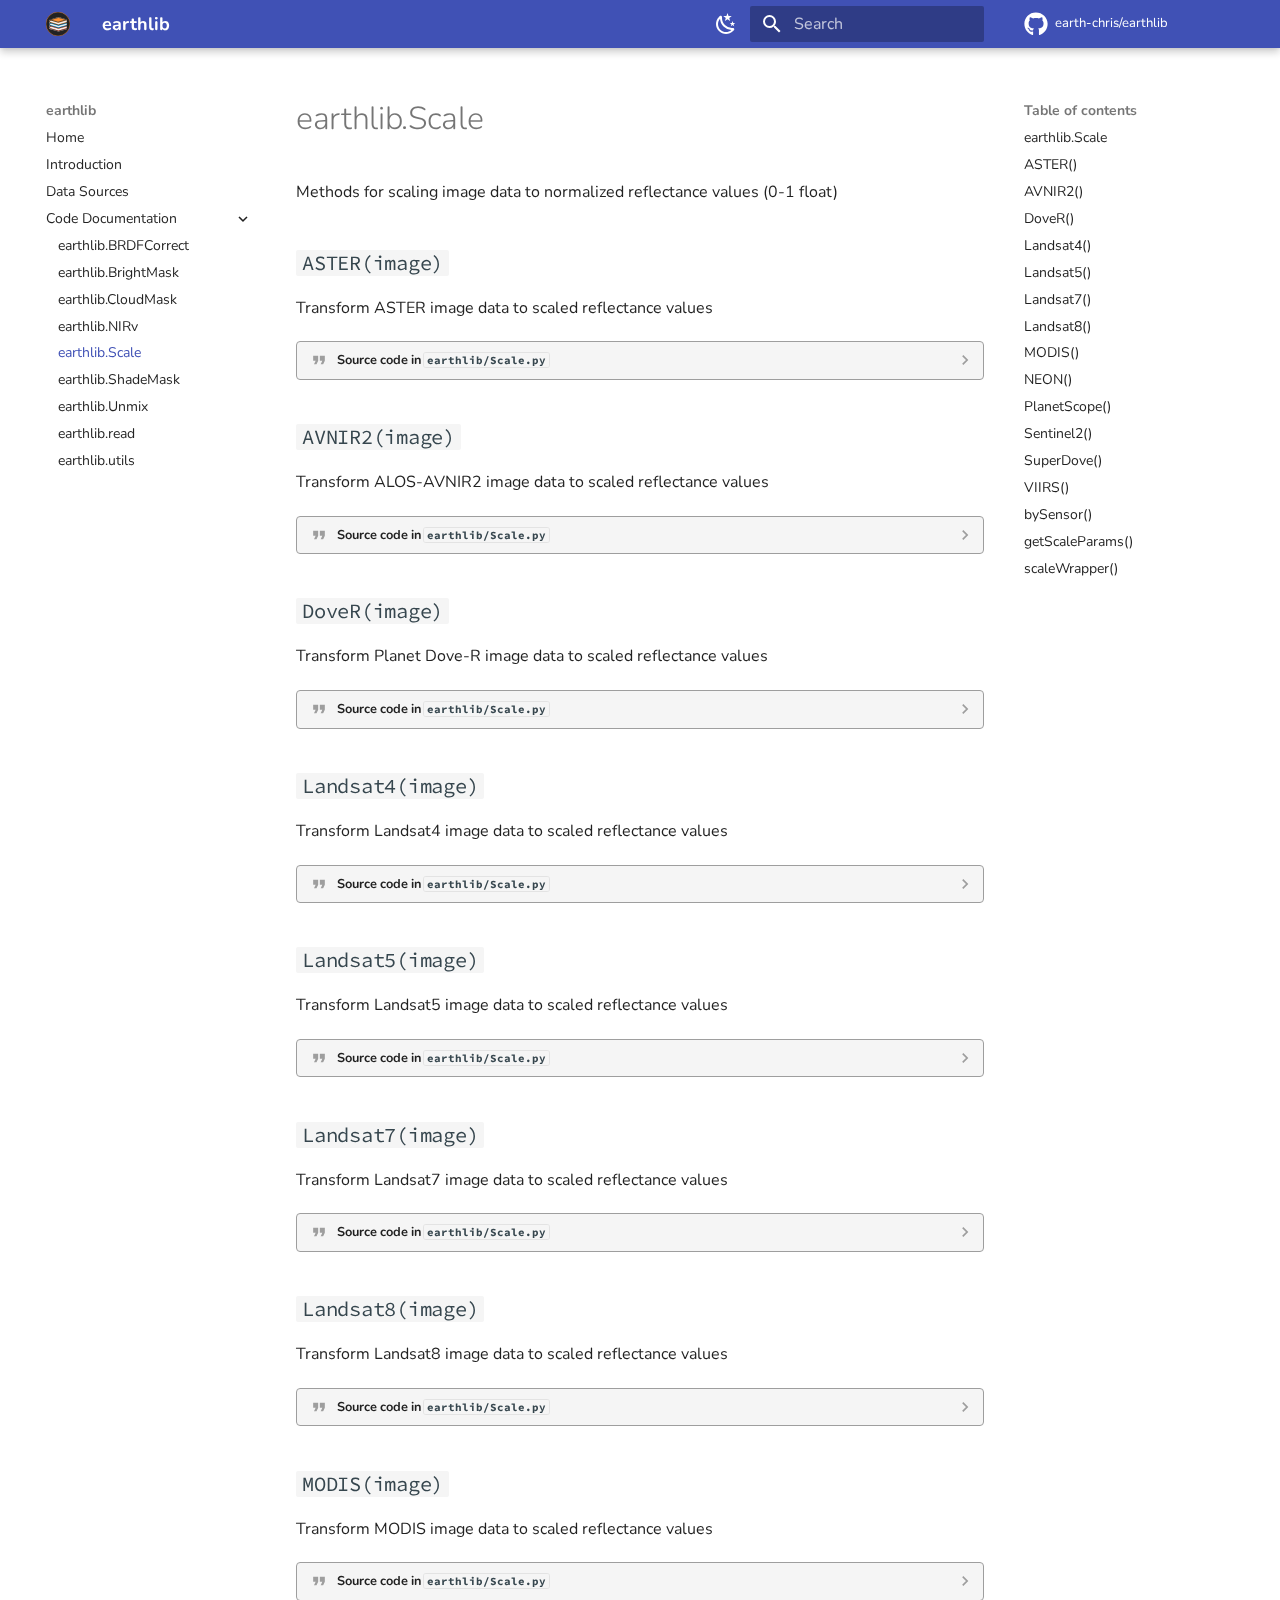
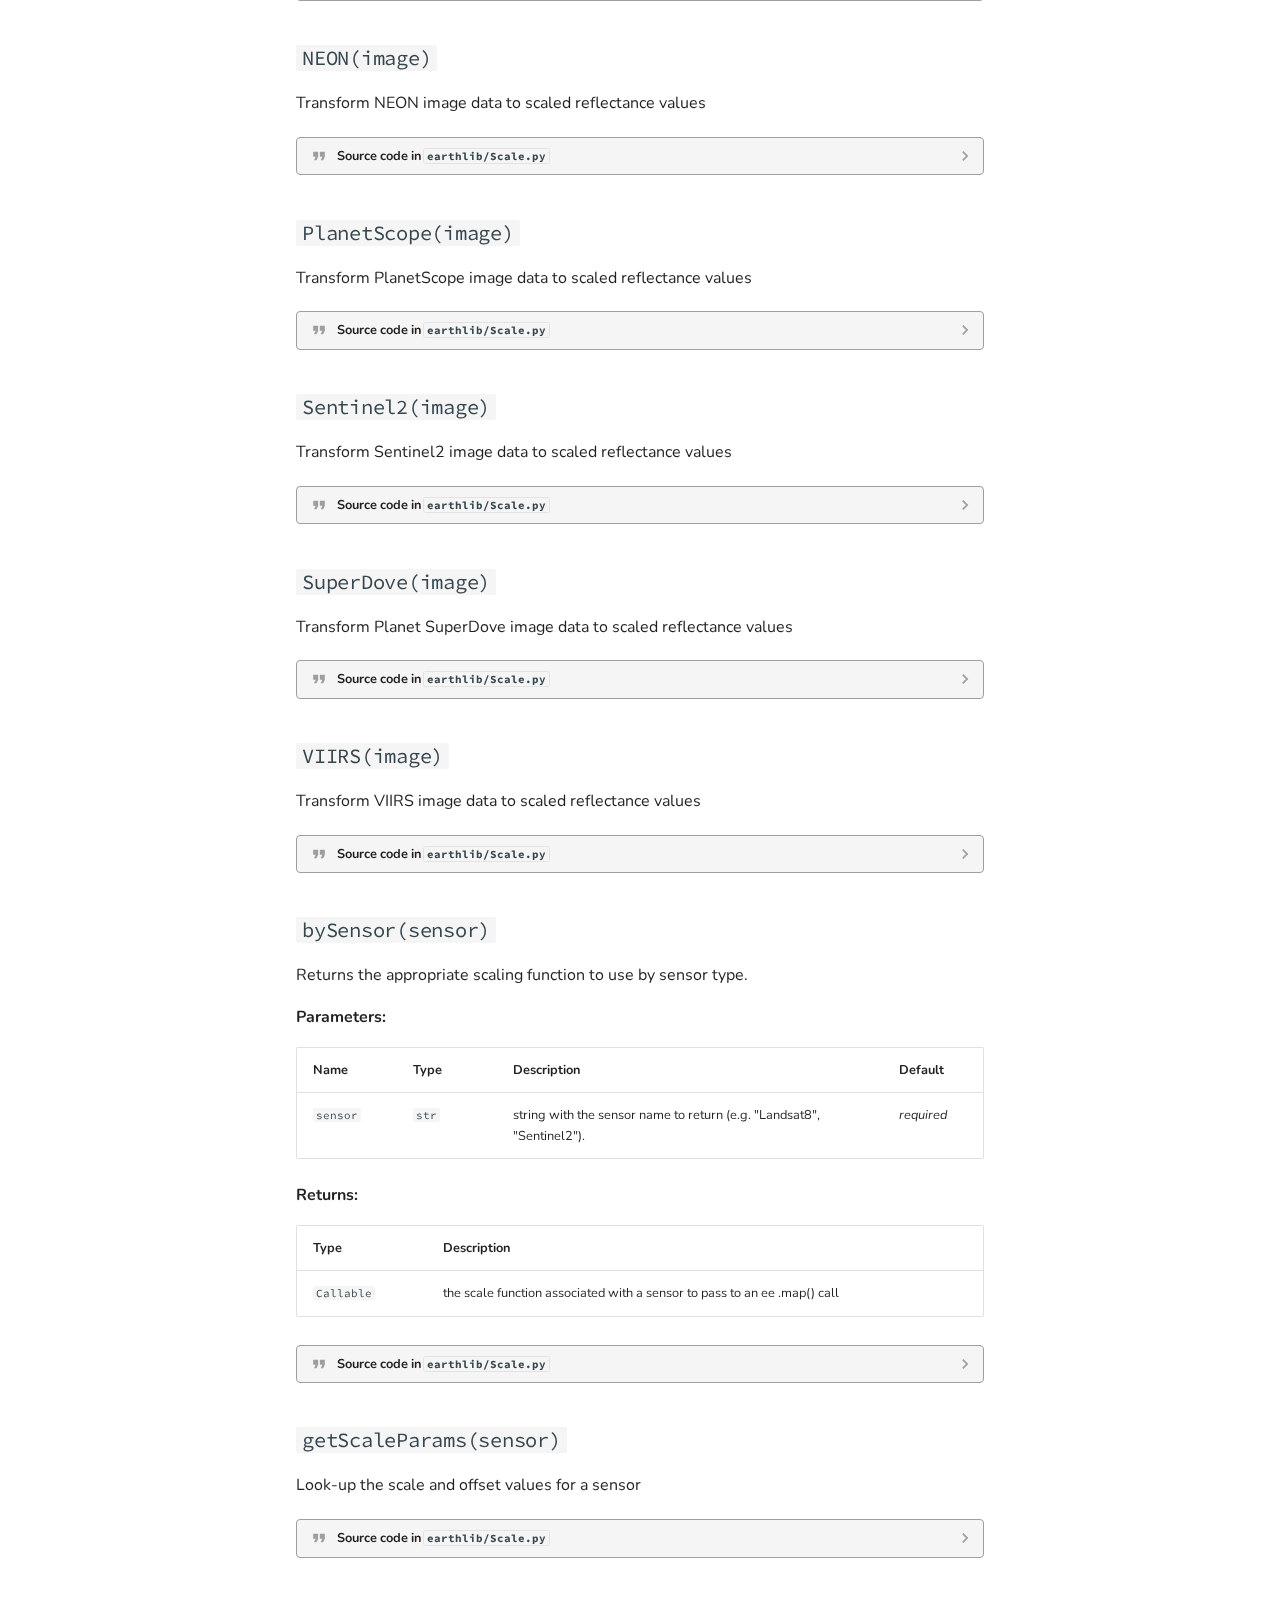
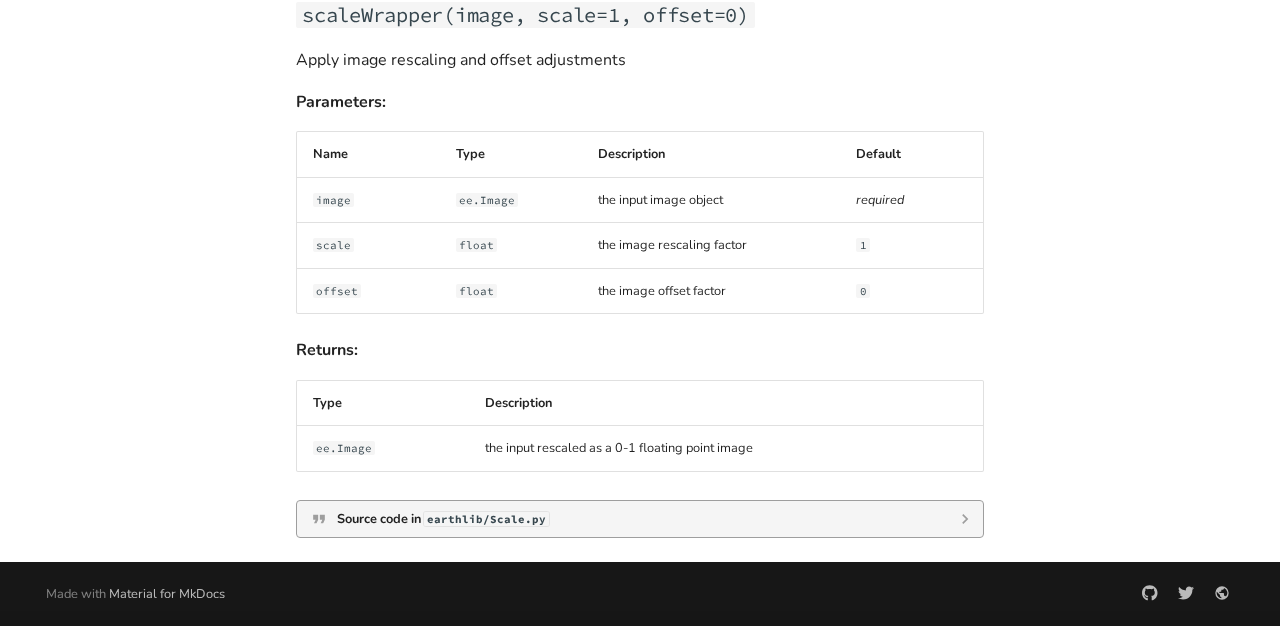
<file: module/Scale/index.html>
<!doctype html>
<html lang="en" class="no-js">
  <head>
    
      <meta charset="utf-8">
      <meta name="viewport" content="width=device-width,initial-scale=1">
      
        <meta name="description" content="Spectral unmixing tools for satellite land cover mapping.">
      
      
      
        <link rel="canonical" href="https://earth-chris.github.io/earthlib/module/Scale/">
      
      
        <link rel="prev" href="../NIRv/">
      
      
        <link rel="next" href="../ShadeMask/">
      
      
      <link rel="icon" href="../../img/favicon.png">
      <meta name="generator" content="mkdocs-1.5.2, mkdocs-material-9.2.7">
    
    
      
        <title>earthlib.Scale - earthlib</title>
      
    
    
      <link rel="stylesheet" href="../../assets/stylesheets/main.046329b4.min.css">
      
        
        <link rel="stylesheet" href="../../assets/stylesheets/palette.85d0ee34.min.css">
      
      


    
    
      
    
    
      
        
        
        <link rel="preconnect" href="https://fonts.gstatic.com" crossorigin>
        <link rel="stylesheet" href="https://fonts.googleapis.com/css?family=Nunito:300,300i,400,400i,700,700i%7CSource+Code+Pro:400,400i,700,700i&display=fallback">
        <style>:root{--md-text-font:"Nunito";--md-code-font:"Source Code Pro"}</style>
      
    
    
      <link rel="stylesheet" href="../../assets/_mkdocstrings.css">
    
      <link rel="stylesheet" href="https://earth-chris.github.io/shared/mkdocs.css">
    
    <script>__md_scope=new URL("../..",location),__md_hash=e=>[...e].reduce((e,_)=>(e<<5)-e+_.charCodeAt(0),0),__md_get=(e,_=localStorage,t=__md_scope)=>JSON.parse(_.getItem(t.pathname+"."+e)),__md_set=(e,_,t=localStorage,a=__md_scope)=>{try{t.setItem(a.pathname+"."+e,JSON.stringify(_))}catch(e){}}</script>
    
      

    
    
    
  </head>
  
  
    
    
      
    
    
    
    
    <body dir="ltr" data-md-color-scheme="earthchris-light" data-md-color-primary="indigo" data-md-color-accent="indigo">
  
    
    
      <script>var palette=__md_get("__palette");if(palette&&"object"==typeof palette.color)for(var key of Object.keys(palette.color))document.body.setAttribute("data-md-color-"+key,palette.color[key])</script>
    
    <input class="md-toggle" data-md-toggle="drawer" type="checkbox" id="__drawer" autocomplete="off">
    <input class="md-toggle" data-md-toggle="search" type="checkbox" id="__search" autocomplete="off">
    <label class="md-overlay" for="__drawer"></label>
    <div data-md-component="skip">
      
        
        <a href="#earthlib.Scale" class="md-skip">
          Skip to content
        </a>
      
    </div>
    <div data-md-component="announce">
      
    </div>
    
    
      

  

<header class="md-header md-header--shadow" data-md-component="header">
  <nav class="md-header__inner md-grid" aria-label="Header">
    <a href="../.." title="earthlib" class="md-header__button md-logo" aria-label="earthlib" data-md-component="logo">
      
  <img src="../../img/earthlib.svg" alt="logo">

    </a>
    <label class="md-header__button md-icon" for="__drawer">
      
      <svg xmlns="http://www.w3.org/2000/svg" viewBox="0 0 24 24"><path d="M3 6h18v2H3V6m0 5h18v2H3v-2m0 5h18v2H3v-2Z"/></svg>
    </label>
    <div class="md-header__title" data-md-component="header-title">
      <div class="md-header__ellipsis">
        <div class="md-header__topic">
          <span class="md-ellipsis">
            earthlib
          </span>
        </div>
        <div class="md-header__topic" data-md-component="header-topic">
          <span class="md-ellipsis">
            
              earthlib.Scale
            
          </span>
        </div>
      </div>
    </div>
    
      
        <form class="md-header__option" data-md-component="palette">
  
    
    
    
    <input class="md-option" data-md-color-media="(prefers-color-scheme: light)" data-md-color-scheme="earthchris-light" data-md-color-primary="indigo" data-md-color-accent="indigo"  aria-label="Go dark"  type="radio" name="__palette" id="__palette_1">
    
      <label class="md-header__button md-icon" title="Go dark" for="__palette_2" hidden>
        <svg xmlns="http://www.w3.org/2000/svg" viewBox="0 0 24 24"><path d="m17.75 4.09-2.53 1.94.91 3.06-2.63-1.81-2.63 1.81.91-3.06-2.53-1.94L12.44 4l1.06-3 1.06 3 3.19.09m3.5 6.91-1.64 1.25.59 1.98-1.7-1.17-1.7 1.17.59-1.98L15.75 11l2.06-.05L18.5 9l.69 1.95 2.06.05m-2.28 4.95c.83-.08 1.72 1.1 1.19 1.85-.32.45-.66.87-1.08 1.27C15.17 23 8.84 23 4.94 19.07c-3.91-3.9-3.91-10.24 0-14.14.4-.4.82-.76 1.27-1.08.75-.53 1.93.36 1.85 1.19-.27 2.86.69 5.83 2.89 8.02a9.96 9.96 0 0 0 8.02 2.89m-1.64 2.02a12.08 12.08 0 0 1-7.8-3.47c-2.17-2.19-3.33-5-3.49-7.82-2.81 3.14-2.7 7.96.31 10.98 3.02 3.01 7.84 3.12 10.98.31Z"/></svg>
      </label>
    
  
    
    
    
    <input class="md-option" data-md-color-media="(prefers-color-scheme: dark)" data-md-color-scheme="slate" data-md-color-primary="indigo" data-md-color-accent="indigo"  aria-label="Go light"  type="radio" name="__palette" id="__palette_2">
    
      <label class="md-header__button md-icon" title="Go light" for="__palette_1" hidden>
        <svg xmlns="http://www.w3.org/2000/svg" viewBox="0 0 24 24"><path d="M12 7a5 5 0 0 1 5 5 5 5 0 0 1-5 5 5 5 0 0 1-5-5 5 5 0 0 1 5-5m0 2a3 3 0 0 0-3 3 3 3 0 0 0 3 3 3 3 0 0 0 3-3 3 3 0 0 0-3-3m0-7 2.39 3.42C13.65 5.15 12.84 5 12 5c-.84 0-1.65.15-2.39.42L12 2M3.34 7l4.16-.35A7.2 7.2 0 0 0 5.94 8.5c-.44.74-.69 1.5-.83 2.29L3.34 7m.02 10 1.76-3.77a7.131 7.131 0 0 0 2.38 4.14L3.36 17M20.65 7l-1.77 3.79a7.023 7.023 0 0 0-2.38-4.15l4.15.36m-.01 10-4.14.36c.59-.51 1.12-1.14 1.54-1.86.42-.73.69-1.5.83-2.29L20.64 17M12 22l-2.41-3.44c.74.27 1.55.44 2.41.44.82 0 1.63-.17 2.37-.44L12 22Z"/></svg>
      </label>
    
  
</form>
      
    
    
    
      <label class="md-header__button md-icon" for="__search">
        
        <svg xmlns="http://www.w3.org/2000/svg" viewBox="0 0 24 24"><path d="M9.5 3A6.5 6.5 0 0 1 16 9.5c0 1.61-.59 3.09-1.56 4.23l.27.27h.79l5 5-1.5 1.5-5-5v-.79l-.27-.27A6.516 6.516 0 0 1 9.5 16 6.5 6.5 0 0 1 3 9.5 6.5 6.5 0 0 1 9.5 3m0 2C7 5 5 7 5 9.5S7 14 9.5 14 14 12 14 9.5 12 5 9.5 5Z"/></svg>
      </label>
      <div class="md-search" data-md-component="search" role="dialog">
  <label class="md-search__overlay" for="__search"></label>
  <div class="md-search__inner" role="search">
    <form class="md-search__form" name="search">
      <input type="text" class="md-search__input" name="query" aria-label="Search" placeholder="Search" autocapitalize="off" autocorrect="off" autocomplete="off" spellcheck="false" data-md-component="search-query" required>
      <label class="md-search__icon md-icon" for="__search">
        
        <svg xmlns="http://www.w3.org/2000/svg" viewBox="0 0 24 24"><path d="M9.5 3A6.5 6.5 0 0 1 16 9.5c0 1.61-.59 3.09-1.56 4.23l.27.27h.79l5 5-1.5 1.5-5-5v-.79l-.27-.27A6.516 6.516 0 0 1 9.5 16 6.5 6.5 0 0 1 3 9.5 6.5 6.5 0 0 1 9.5 3m0 2C7 5 5 7 5 9.5S7 14 9.5 14 14 12 14 9.5 12 5 9.5 5Z"/></svg>
        
        <svg xmlns="http://www.w3.org/2000/svg" viewBox="0 0 24 24"><path d="M20 11v2H8l5.5 5.5-1.42 1.42L4.16 12l7.92-7.92L13.5 5.5 8 11h12Z"/></svg>
      </label>
      <nav class="md-search__options" aria-label="Search">
        
        <button type="reset" class="md-search__icon md-icon" title="Clear" aria-label="Clear" tabindex="-1">
          
          <svg xmlns="http://www.w3.org/2000/svg" viewBox="0 0 24 24"><path d="M19 6.41 17.59 5 12 10.59 6.41 5 5 6.41 10.59 12 5 17.59 6.41 19 12 13.41 17.59 19 19 17.59 13.41 12 19 6.41Z"/></svg>
        </button>
      </nav>
      
    </form>
    <div class="md-search__output">
      <div class="md-search__scrollwrap" data-md-scrollfix>
        <div class="md-search-result" data-md-component="search-result">
          <div class="md-search-result__meta">
            Initializing search
          </div>
          <ol class="md-search-result__list" role="presentation"></ol>
        </div>
      </div>
    </div>
  </div>
</div>
    
    
      <div class="md-header__source">
        <a href="https://github.com/earth-chris/earthlib" title="Go to repository" class="md-source" data-md-component="source">
  <div class="md-source__icon md-icon">
    
    <svg xmlns="http://www.w3.org/2000/svg" viewBox="0 0 496 512"><!--! Font Awesome Free 6.4.2 by @fontawesome - https://fontawesome.com License - https://fontawesome.com/license/free (Icons: CC BY 4.0, Fonts: SIL OFL 1.1, Code: MIT License) Copyright 2023 Fonticons, Inc.--><path d="M165.9 397.4c0 2-2.3 3.6-5.2 3.6-3.3.3-5.6-1.3-5.6-3.6 0-2 2.3-3.6 5.2-3.6 3-.3 5.6 1.3 5.6 3.6zm-31.1-4.5c-.7 2 1.3 4.3 4.3 4.9 2.6 1 5.6 0 6.2-2s-1.3-4.3-4.3-5.2c-2.6-.7-5.5.3-6.2 2.3zm44.2-1.7c-2.9.7-4.9 2.6-4.6 4.9.3 2 2.9 3.3 5.9 2.6 2.9-.7 4.9-2.6 4.6-4.6-.3-1.9-3-3.2-5.9-2.9zM244.8 8C106.1 8 0 113.3 0 252c0 110.9 69.8 205.8 169.5 239.2 12.8 2.3 17.3-5.6 17.3-12.1 0-6.2-.3-40.4-.3-61.4 0 0-70 15-84.7-29.8 0 0-11.4-29.1-27.8-36.6 0 0-22.9-15.7 1.6-15.4 0 0 24.9 2 38.6 25.8 21.9 38.6 58.6 27.5 72.9 20.9 2.3-16 8.8-27.1 16-33.7-55.9-6.2-112.3-14.3-112.3-110.5 0-27.5 7.6-41.3 23.6-58.9-2.6-6.5-11.1-33.3 2.6-67.9 20.9-6.5 69 27 69 27 20-5.6 41.5-8.5 62.8-8.5s42.8 2.9 62.8 8.5c0 0 48.1-33.6 69-27 13.7 34.7 5.2 61.4 2.6 67.9 16 17.7 25.8 31.5 25.8 58.9 0 96.5-58.9 104.2-114.8 110.5 9.2 7.9 17 22.9 17 46.4 0 33.7-.3 75.4-.3 83.6 0 6.5 4.6 14.4 17.3 12.1C428.2 457.8 496 362.9 496 252 496 113.3 383.5 8 244.8 8zM97.2 352.9c-1.3 1-1 3.3.7 5.2 1.6 1.6 3.9 2.3 5.2 1 1.3-1 1-3.3-.7-5.2-1.6-1.6-3.9-2.3-5.2-1zm-10.8-8.1c-.7 1.3.3 2.9 2.3 3.9 1.6 1 3.6.7 4.3-.7.7-1.3-.3-2.9-2.3-3.9-2-.6-3.6-.3-4.3.7zm32.4 35.6c-1.6 1.3-1 4.3 1.3 6.2 2.3 2.3 5.2 2.6 6.5 1 1.3-1.3.7-4.3-1.3-6.2-2.2-2.3-5.2-2.6-6.5-1zm-11.4-14.7c-1.6 1-1.6 3.6 0 5.9 1.6 2.3 4.3 3.3 5.6 2.3 1.6-1.3 1.6-3.9 0-6.2-1.4-2.3-4-3.3-5.6-2z"/></svg>
  </div>
  <div class="md-source__repository">
    earth-chris/earthlib
  </div>
</a>
      </div>
    
  </nav>
  
</header>
    
    <div class="md-container" data-md-component="container">
      
      
        
          
        
      
      <main class="md-main" data-md-component="main">
        <div class="md-main__inner md-grid">
          
            
              
              <div class="md-sidebar md-sidebar--primary" data-md-component="sidebar" data-md-type="navigation" >
                <div class="md-sidebar__scrollwrap">
                  <div class="md-sidebar__inner">
                    



<nav class="md-nav md-nav--primary" aria-label="Navigation" data-md-level="0">
  <label class="md-nav__title" for="__drawer">
    <a href="../.." title="earthlib" class="md-nav__button md-logo" aria-label="earthlib" data-md-component="logo">
      
  <img src="../../img/earthlib.svg" alt="logo">

    </a>
    earthlib
  </label>
  
    <div class="md-nav__source">
      <a href="https://github.com/earth-chris/earthlib" title="Go to repository" class="md-source" data-md-component="source">
  <div class="md-source__icon md-icon">
    
    <svg xmlns="http://www.w3.org/2000/svg" viewBox="0 0 496 512"><!--! Font Awesome Free 6.4.2 by @fontawesome - https://fontawesome.com License - https://fontawesome.com/license/free (Icons: CC BY 4.0, Fonts: SIL OFL 1.1, Code: MIT License) Copyright 2023 Fonticons, Inc.--><path d="M165.9 397.4c0 2-2.3 3.6-5.2 3.6-3.3.3-5.6-1.3-5.6-3.6 0-2 2.3-3.6 5.2-3.6 3-.3 5.6 1.3 5.6 3.6zm-31.1-4.5c-.7 2 1.3 4.3 4.3 4.9 2.6 1 5.6 0 6.2-2s-1.3-4.3-4.3-5.2c-2.6-.7-5.5.3-6.2 2.3zm44.2-1.7c-2.9.7-4.9 2.6-4.6 4.9.3 2 2.9 3.3 5.9 2.6 2.9-.7 4.9-2.6 4.6-4.6-.3-1.9-3-3.2-5.9-2.9zM244.8 8C106.1 8 0 113.3 0 252c0 110.9 69.8 205.8 169.5 239.2 12.8 2.3 17.3-5.6 17.3-12.1 0-6.2-.3-40.4-.3-61.4 0 0-70 15-84.7-29.8 0 0-11.4-29.1-27.8-36.6 0 0-22.9-15.7 1.6-15.4 0 0 24.9 2 38.6 25.8 21.9 38.6 58.6 27.5 72.9 20.9 2.3-16 8.8-27.1 16-33.7-55.9-6.2-112.3-14.3-112.3-110.5 0-27.5 7.6-41.3 23.6-58.9-2.6-6.5-11.1-33.3 2.6-67.9 20.9-6.5 69 27 69 27 20-5.6 41.5-8.5 62.8-8.5s42.8 2.9 62.8 8.5c0 0 48.1-33.6 69-27 13.7 34.7 5.2 61.4 2.6 67.9 16 17.7 25.8 31.5 25.8 58.9 0 96.5-58.9 104.2-114.8 110.5 9.2 7.9 17 22.9 17 46.4 0 33.7-.3 75.4-.3 83.6 0 6.5 4.6 14.4 17.3 12.1C428.2 457.8 496 362.9 496 252 496 113.3 383.5 8 244.8 8zM97.2 352.9c-1.3 1-1 3.3.7 5.2 1.6 1.6 3.9 2.3 5.2 1 1.3-1 1-3.3-.7-5.2-1.6-1.6-3.9-2.3-5.2-1zm-10.8-8.1c-.7 1.3.3 2.9 2.3 3.9 1.6 1 3.6.7 4.3-.7.7-1.3-.3-2.9-2.3-3.9-2-.6-3.6-.3-4.3.7zm32.4 35.6c-1.6 1.3-1 4.3 1.3 6.2 2.3 2.3 5.2 2.6 6.5 1 1.3-1.3.7-4.3-1.3-6.2-2.2-2.3-5.2-2.6-6.5-1zm-11.4-14.7c-1.6 1-1.6 3.6 0 5.9 1.6 2.3 4.3 3.3 5.6 2.3 1.6-1.3 1.6-3.9 0-6.2-1.4-2.3-4-3.3-5.6-2z"/></svg>
  </div>
  <div class="md-source__repository">
    earth-chris/earthlib
  </div>
</a>
    </div>
  
  <ul class="md-nav__list" data-md-scrollfix>
    
      
      
  
  
  
    <li class="md-nav__item">
      <a href="../.." class="md-nav__link">
        
  
  <span class="md-ellipsis">
    Home
  </span>
  

      </a>
    </li>
  

    
      
      
  
  
  
    <li class="md-nav__item">
      <a href="../../introduction/" class="md-nav__link">
        
  
  <span class="md-ellipsis">
    Introduction
  </span>
  

      </a>
    </li>
  

    
      
      
  
  
  
    <li class="md-nav__item">
      <a href="../../sources/" class="md-nav__link">
        
  
  <span class="md-ellipsis">
    Data Sources
  </span>
  

      </a>
    </li>
  

    
      
      
  
  
    
  
  
    
    
    
    <li class="md-nav__item md-nav__item--active md-nav__item--nested">
      
        
        
        
        
        <input class="md-nav__toggle md-toggle " type="checkbox" id="__nav_4" checked>
        
          <label class="md-nav__link" for="__nav_4" id="__nav_4_label" tabindex="0">
            
  
  <span class="md-ellipsis">
    Code Documentation
  </span>
  

            <span class="md-nav__icon md-icon"></span>
          </label>
        
        <nav class="md-nav" data-md-level="1" aria-labelledby="__nav_4_label" aria-expanded="true">
          <label class="md-nav__title" for="__nav_4">
            <span class="md-nav__icon md-icon"></span>
            Code Documentation
          </label>
          <ul class="md-nav__list" data-md-scrollfix>
            
              
                
  
  
  
    <li class="md-nav__item">
      <a href="../BRDFCorrect/" class="md-nav__link">
        
  
  <span class="md-ellipsis">
    earthlib.BRDFCorrect
  </span>
  

      </a>
    </li>
  

              
            
              
                
  
  
  
    <li class="md-nav__item">
      <a href="../BrightMask/" class="md-nav__link">
        
  
  <span class="md-ellipsis">
    earthlib.BrightMask
  </span>
  

      </a>
    </li>
  

              
            
              
                
  
  
  
    <li class="md-nav__item">
      <a href="../CloudMask/" class="md-nav__link">
        
  
  <span class="md-ellipsis">
    earthlib.CloudMask
  </span>
  

      </a>
    </li>
  

              
            
              
                
  
  
  
    <li class="md-nav__item">
      <a href="../NIRv/" class="md-nav__link">
        
  
  <span class="md-ellipsis">
    earthlib.NIRv
  </span>
  

      </a>
    </li>
  

              
            
              
                
  
  
    
  
  
    <li class="md-nav__item md-nav__item--active">
      
      <input class="md-nav__toggle md-toggle" type="checkbox" id="__toc">
      
      
      
        <label class="md-nav__link md-nav__link--active" for="__toc">
          
  
  <span class="md-ellipsis">
    earthlib.Scale
  </span>
  

          <span class="md-nav__icon md-icon"></span>
        </label>
      
      <a href="./" class="md-nav__link md-nav__link--active">
        
  
  <span class="md-ellipsis">
    earthlib.Scale
  </span>
  

      </a>
      
        

<nav class="md-nav md-nav--secondary" aria-label="Table of contents">
  
  
  
  
    <label class="md-nav__title" for="__toc">
      <span class="md-nav__icon md-icon"></span>
      Table of contents
    </label>
    <ul class="md-nav__list" data-md-component="toc" data-md-scrollfix>
      
        <li class="md-nav__item">
  <a href="#earthlib.Scale" class="md-nav__link">
    earthlib.Scale
  </a>
  
</li>
      
        <li class="md-nav__item">
  <a href="#earthlib.Scale.ASTER" class="md-nav__link">
    ASTER()
  </a>
  
</li>
      
        <li class="md-nav__item">
  <a href="#earthlib.Scale.AVNIR2" class="md-nav__link">
    AVNIR2()
  </a>
  
</li>
      
        <li class="md-nav__item">
  <a href="#earthlib.Scale.DoveR" class="md-nav__link">
    DoveR()
  </a>
  
</li>
      
        <li class="md-nav__item">
  <a href="#earthlib.Scale.Landsat4" class="md-nav__link">
    Landsat4()
  </a>
  
</li>
      
        <li class="md-nav__item">
  <a href="#earthlib.Scale.Landsat5" class="md-nav__link">
    Landsat5()
  </a>
  
</li>
      
        <li class="md-nav__item">
  <a href="#earthlib.Scale.Landsat7" class="md-nav__link">
    Landsat7()
  </a>
  
</li>
      
        <li class="md-nav__item">
  <a href="#earthlib.Scale.Landsat8" class="md-nav__link">
    Landsat8()
  </a>
  
</li>
      
        <li class="md-nav__item">
  <a href="#earthlib.Scale.MODIS" class="md-nav__link">
    MODIS()
  </a>
  
</li>
      
        <li class="md-nav__item">
  <a href="#earthlib.Scale.NEON" class="md-nav__link">
    NEON()
  </a>
  
</li>
      
        <li class="md-nav__item">
  <a href="#earthlib.Scale.PlanetScope" class="md-nav__link">
    PlanetScope()
  </a>
  
</li>
      
        <li class="md-nav__item">
  <a href="#earthlib.Scale.Sentinel2" class="md-nav__link">
    Sentinel2()
  </a>
  
</li>
      
        <li class="md-nav__item">
  <a href="#earthlib.Scale.SuperDove" class="md-nav__link">
    SuperDove()
  </a>
  
</li>
      
        <li class="md-nav__item">
  <a href="#earthlib.Scale.VIIRS" class="md-nav__link">
    VIIRS()
  </a>
  
</li>
      
        <li class="md-nav__item">
  <a href="#earthlib.Scale.bySensor" class="md-nav__link">
    bySensor()
  </a>
  
</li>
      
        <li class="md-nav__item">
  <a href="#earthlib.Scale.getScaleParams" class="md-nav__link">
    getScaleParams()
  </a>
  
</li>
      
        <li class="md-nav__item">
  <a href="#earthlib.Scale.scaleWrapper" class="md-nav__link">
    scaleWrapper()
  </a>
  
</li>
      
    </ul>
  
</nav>
      
    </li>
  

              
            
              
                
  
  
  
    <li class="md-nav__item">
      <a href="../ShadeMask/" class="md-nav__link">
        
  
  <span class="md-ellipsis">
    earthlib.ShadeMask
  </span>
  

      </a>
    </li>
  

              
            
              
                
  
  
  
    <li class="md-nav__item">
      <a href="../Unmix/" class="md-nav__link">
        
  
  <span class="md-ellipsis">
    earthlib.Unmix
  </span>
  

      </a>
    </li>
  

              
            
              
                
  
  
  
    <li class="md-nav__item">
      <a href="../read/" class="md-nav__link">
        
  
  <span class="md-ellipsis">
    earthlib.read
  </span>
  

      </a>
    </li>
  

              
            
              
                
  
  
  
    <li class="md-nav__item">
      <a href="../utils/" class="md-nav__link">
        
  
  <span class="md-ellipsis">
    earthlib.utils
  </span>
  

      </a>
    </li>
  

              
            
          </ul>
        </nav>
      
    </li>
  

    
  </ul>
</nav>
                  </div>
                </div>
              </div>
            
            
              
              <div class="md-sidebar md-sidebar--secondary" data-md-component="sidebar" data-md-type="toc" >
                <div class="md-sidebar__scrollwrap">
                  <div class="md-sidebar__inner">
                    

<nav class="md-nav md-nav--secondary" aria-label="Table of contents">
  
  
  
  
    <label class="md-nav__title" for="__toc">
      <span class="md-nav__icon md-icon"></span>
      Table of contents
    </label>
    <ul class="md-nav__list" data-md-component="toc" data-md-scrollfix>
      
        <li class="md-nav__item">
  <a href="#earthlib.Scale" class="md-nav__link">
    earthlib.Scale
  </a>
  
</li>
      
        <li class="md-nav__item">
  <a href="#earthlib.Scale.ASTER" class="md-nav__link">
    ASTER()
  </a>
  
</li>
      
        <li class="md-nav__item">
  <a href="#earthlib.Scale.AVNIR2" class="md-nav__link">
    AVNIR2()
  </a>
  
</li>
      
        <li class="md-nav__item">
  <a href="#earthlib.Scale.DoveR" class="md-nav__link">
    DoveR()
  </a>
  
</li>
      
        <li class="md-nav__item">
  <a href="#earthlib.Scale.Landsat4" class="md-nav__link">
    Landsat4()
  </a>
  
</li>
      
        <li class="md-nav__item">
  <a href="#earthlib.Scale.Landsat5" class="md-nav__link">
    Landsat5()
  </a>
  
</li>
      
        <li class="md-nav__item">
  <a href="#earthlib.Scale.Landsat7" class="md-nav__link">
    Landsat7()
  </a>
  
</li>
      
        <li class="md-nav__item">
  <a href="#earthlib.Scale.Landsat8" class="md-nav__link">
    Landsat8()
  </a>
  
</li>
      
        <li class="md-nav__item">
  <a href="#earthlib.Scale.MODIS" class="md-nav__link">
    MODIS()
  </a>
  
</li>
      
        <li class="md-nav__item">
  <a href="#earthlib.Scale.NEON" class="md-nav__link">
    NEON()
  </a>
  
</li>
      
        <li class="md-nav__item">
  <a href="#earthlib.Scale.PlanetScope" class="md-nav__link">
    PlanetScope()
  </a>
  
</li>
      
        <li class="md-nav__item">
  <a href="#earthlib.Scale.Sentinel2" class="md-nav__link">
    Sentinel2()
  </a>
  
</li>
      
        <li class="md-nav__item">
  <a href="#earthlib.Scale.SuperDove" class="md-nav__link">
    SuperDove()
  </a>
  
</li>
      
        <li class="md-nav__item">
  <a href="#earthlib.Scale.VIIRS" class="md-nav__link">
    VIIRS()
  </a>
  
</li>
      
        <li class="md-nav__item">
  <a href="#earthlib.Scale.bySensor" class="md-nav__link">
    bySensor()
  </a>
  
</li>
      
        <li class="md-nav__item">
  <a href="#earthlib.Scale.getScaleParams" class="md-nav__link">
    getScaleParams()
  </a>
  
</li>
      
        <li class="md-nav__item">
  <a href="#earthlib.Scale.scaleWrapper" class="md-nav__link">
    scaleWrapper()
  </a>
  
</li>
      
    </ul>
  
</nav>
                  </div>
                </div>
              </div>
            
          
          
            <div class="md-content" data-md-component="content">
              <article class="md-content__inner md-typeset">
                
                  

  
  


  <h1>earthlib.Scale</h1>

<div class="doc doc-object doc-module">


<a id="earthlib.Scale"></a>
  <div class="doc doc-contents first">
  
      <p>Methods for scaling image data to normalized reflectance values (0-1 float)</p>

  

  <div class="doc doc-children">









<div class="doc doc-object doc-function">



<h2 class="doc doc-heading" id="earthlib.Scale.ASTER">
<code class="codehilite language-python"><span class="n">ASTER</span><span class="p">(</span><span class="n">image</span><span class="p">)</span></code>

<a class="headerlink" href="#earthlib.Scale.ASTER" title="Permanent link">&para;</a></h2>


  <div class="doc doc-contents ">
  
      <p>Transform ASTER image data to scaled reflectance values</p>

      <details class="quote">
        <summary>Source code in <code>earthlib/Scale.py</code></summary>
        <div class="codehilite"><table class="codehilitetable"><tr><td class="linenos"><div class="linenodiv"><pre><span></span><span class="normal">93</span>
<span class="normal">94</span>
<span class="normal">95</span>
<span class="normal">96</span>
<span class="normal">97</span></pre></div></td><td class="code"><div><pre><span></span><code><span class="k">def</span> <span class="nf">ASTER</span><span class="p">(</span><span class="n">image</span><span class="p">:</span> <span class="n">ee</span><span class="o">.</span><span class="n">Image</span><span class="p">)</span> <span class="o">-&gt;</span> <span class="n">ee</span><span class="o">.</span><span class="n">Image</span><span class="p">:</span>
<span class="w">    </span><span class="sd">&quot;&quot;&quot;Transform ASTER image data to scaled reflectance values&quot;&quot;&quot;</span>
    <span class="n">sensor</span> <span class="o">=</span> <span class="s2">&quot;ASTER&quot;</span>
    <span class="n">scale</span><span class="p">,</span> <span class="n">offset</span> <span class="o">=</span> <span class="n">getScaleParams</span><span class="p">(</span><span class="n">sensor</span><span class="p">)</span>
    <span class="k">return</span> <span class="n">scaleWrapper</span><span class="p">(</span><span class="n">image</span><span class="p">,</span> <span class="n">scale</span><span class="p">,</span> <span class="n">offset</span><span class="p">)</span>
</code></pre></div></td></tr></table></div>
      </details>
  </div>

</div>

<div class="doc doc-object doc-function">



<h2 class="doc doc-heading" id="earthlib.Scale.AVNIR2">
<code class="codehilite language-python"><span class="n">AVNIR2</span><span class="p">(</span><span class="n">image</span><span class="p">)</span></code>

<a class="headerlink" href="#earthlib.Scale.AVNIR2" title="Permanent link">&para;</a></h2>


  <div class="doc doc-contents ">
  
      <p>Transform ALOS-AVNIR2 image data to scaled reflectance values</p>

      <details class="quote">
        <summary>Source code in <code>earthlib/Scale.py</code></summary>
        <div class="codehilite"><table class="codehilitetable"><tr><td class="linenos"><div class="linenodiv"><pre><span></span><span class="normal">100</span>
<span class="normal">101</span>
<span class="normal">102</span>
<span class="normal">103</span>
<span class="normal">104</span></pre></div></td><td class="code"><div><pre><span></span><code><span class="k">def</span> <span class="nf">AVNIR2</span><span class="p">(</span><span class="n">image</span><span class="p">:</span> <span class="n">ee</span><span class="o">.</span><span class="n">Image</span><span class="p">)</span> <span class="o">-&gt;</span> <span class="n">ee</span><span class="o">.</span><span class="n">Image</span><span class="p">:</span>
<span class="w">    </span><span class="sd">&quot;&quot;&quot;Transform ALOS-AVNIR2 image data to scaled reflectance values&quot;&quot;&quot;</span>
    <span class="n">sensor</span> <span class="o">=</span> <span class="s2">&quot;AVNIR2&quot;</span>
    <span class="n">scale</span><span class="p">,</span> <span class="n">offset</span> <span class="o">=</span> <span class="n">getScaleParams</span><span class="p">(</span><span class="n">sensor</span><span class="p">)</span>
    <span class="k">return</span> <span class="n">scaleWrapper</span><span class="p">(</span><span class="n">image</span><span class="p">,</span> <span class="n">scale</span><span class="p">,</span> <span class="n">offset</span><span class="p">)</span>
</code></pre></div></td></tr></table></div>
      </details>
  </div>

</div>

<div class="doc doc-object doc-function">



<h2 class="doc doc-heading" id="earthlib.Scale.DoveR">
<code class="codehilite language-python"><span class="n">DoveR</span><span class="p">(</span><span class="n">image</span><span class="p">)</span></code>

<a class="headerlink" href="#earthlib.Scale.DoveR" title="Permanent link">&para;</a></h2>


  <div class="doc doc-contents ">
  
      <p>Transform Planet Dove-R image data to scaled reflectance values</p>

      <details class="quote">
        <summary>Source code in <code>earthlib/Scale.py</code></summary>
        <div class="codehilite"><table class="codehilitetable"><tr><td class="linenos"><div class="linenodiv"><pre><span></span><span class="normal">114</span>
<span class="normal">115</span>
<span class="normal">116</span>
<span class="normal">117</span>
<span class="normal">118</span></pre></div></td><td class="code"><div><pre><span></span><code><span class="k">def</span> <span class="nf">DoveR</span><span class="p">(</span><span class="n">image</span><span class="p">:</span> <span class="n">ee</span><span class="o">.</span><span class="n">Image</span><span class="p">)</span> <span class="o">-&gt;</span> <span class="n">ee</span><span class="o">.</span><span class="n">Image</span><span class="p">:</span>
<span class="w">    </span><span class="sd">&quot;&quot;&quot;Transform Planet Dove-R image data to scaled reflectance values&quot;&quot;&quot;</span>
    <span class="n">sensor</span> <span class="o">=</span> <span class="s2">&quot;DoveR&quot;</span>
    <span class="n">scale</span><span class="p">,</span> <span class="n">offset</span> <span class="o">=</span> <span class="n">getScaleParams</span><span class="p">(</span><span class="n">sensor</span><span class="p">)</span>
    <span class="k">return</span> <span class="n">scaleWrapper</span><span class="p">(</span><span class="n">image</span><span class="p">,</span> <span class="n">scale</span><span class="p">,</span> <span class="n">offset</span><span class="p">)</span>
</code></pre></div></td></tr></table></div>
      </details>
  </div>

</div>

<div class="doc doc-object doc-function">



<h2 class="doc doc-heading" id="earthlib.Scale.Landsat4">
<code class="codehilite language-python"><span class="n">Landsat4</span><span class="p">(</span><span class="n">image</span><span class="p">)</span></code>

<a class="headerlink" href="#earthlib.Scale.Landsat4" title="Permanent link">&para;</a></h2>


  <div class="doc doc-contents ">
  
      <p>Transform Landsat4 image data to scaled reflectance values</p>

      <details class="quote">
        <summary>Source code in <code>earthlib/Scale.py</code></summary>
        <div class="codehilite"><table class="codehilitetable"><tr><td class="linenos"><div class="linenodiv"><pre><span></span><span class="normal">44</span>
<span class="normal">45</span>
<span class="normal">46</span>
<span class="normal">47</span>
<span class="normal">48</span></pre></div></td><td class="code"><div><pre><span></span><code><span class="k">def</span> <span class="nf">Landsat4</span><span class="p">(</span><span class="n">image</span><span class="p">:</span> <span class="n">ee</span><span class="o">.</span><span class="n">Image</span><span class="p">)</span> <span class="o">-&gt;</span> <span class="n">ee</span><span class="o">.</span><span class="n">Image</span><span class="p">:</span>
<span class="w">    </span><span class="sd">&quot;&quot;&quot;Transform Landsat4 image data to scaled reflectance values&quot;&quot;&quot;</span>
    <span class="n">sensor</span> <span class="o">=</span> <span class="s2">&quot;Landsat4&quot;</span>
    <span class="n">scale</span><span class="p">,</span> <span class="n">offset</span> <span class="o">=</span> <span class="n">getScaleParams</span><span class="p">(</span><span class="n">sensor</span><span class="p">)</span>
    <span class="k">return</span> <span class="n">scaleWrapper</span><span class="p">(</span><span class="n">image</span><span class="p">,</span> <span class="n">scale</span><span class="p">,</span> <span class="n">offset</span><span class="p">)</span>
</code></pre></div></td></tr></table></div>
      </details>
  </div>

</div>

<div class="doc doc-object doc-function">



<h2 class="doc doc-heading" id="earthlib.Scale.Landsat5">
<code class="codehilite language-python"><span class="n">Landsat5</span><span class="p">(</span><span class="n">image</span><span class="p">)</span></code>

<a class="headerlink" href="#earthlib.Scale.Landsat5" title="Permanent link">&para;</a></h2>


  <div class="doc doc-contents ">
  
      <p>Transform Landsat5 image data to scaled reflectance values</p>

      <details class="quote">
        <summary>Source code in <code>earthlib/Scale.py</code></summary>
        <div class="codehilite"><table class="codehilitetable"><tr><td class="linenos"><div class="linenodiv"><pre><span></span><span class="normal">51</span>
<span class="normal">52</span>
<span class="normal">53</span>
<span class="normal">54</span>
<span class="normal">55</span></pre></div></td><td class="code"><div><pre><span></span><code><span class="k">def</span> <span class="nf">Landsat5</span><span class="p">(</span><span class="n">image</span><span class="p">:</span> <span class="n">ee</span><span class="o">.</span><span class="n">Image</span><span class="p">)</span> <span class="o">-&gt;</span> <span class="n">ee</span><span class="o">.</span><span class="n">Image</span><span class="p">:</span>
<span class="w">    </span><span class="sd">&quot;&quot;&quot;Transform Landsat5 image data to scaled reflectance values&quot;&quot;&quot;</span>
    <span class="n">sensor</span> <span class="o">=</span> <span class="s2">&quot;Landsat5&quot;</span>
    <span class="n">scale</span><span class="p">,</span> <span class="n">offset</span> <span class="o">=</span> <span class="n">getScaleParams</span><span class="p">(</span><span class="n">sensor</span><span class="p">)</span>
    <span class="k">return</span> <span class="n">scaleWrapper</span><span class="p">(</span><span class="n">image</span><span class="p">,</span> <span class="n">scale</span><span class="p">,</span> <span class="n">offset</span><span class="p">)</span>
</code></pre></div></td></tr></table></div>
      </details>
  </div>

</div>

<div class="doc doc-object doc-function">



<h2 class="doc doc-heading" id="earthlib.Scale.Landsat7">
<code class="codehilite language-python"><span class="n">Landsat7</span><span class="p">(</span><span class="n">image</span><span class="p">)</span></code>

<a class="headerlink" href="#earthlib.Scale.Landsat7" title="Permanent link">&para;</a></h2>


  <div class="doc doc-contents ">
  
      <p>Transform Landsat7 image data to scaled reflectance values</p>

      <details class="quote">
        <summary>Source code in <code>earthlib/Scale.py</code></summary>
        <div class="codehilite"><table class="codehilitetable"><tr><td class="linenos"><div class="linenodiv"><pre><span></span><span class="normal">58</span>
<span class="normal">59</span>
<span class="normal">60</span>
<span class="normal">61</span>
<span class="normal">62</span></pre></div></td><td class="code"><div><pre><span></span><code><span class="k">def</span> <span class="nf">Landsat7</span><span class="p">(</span><span class="n">image</span><span class="p">:</span> <span class="n">ee</span><span class="o">.</span><span class="n">Image</span><span class="p">)</span> <span class="o">-&gt;</span> <span class="n">ee</span><span class="o">.</span><span class="n">Image</span><span class="p">:</span>
<span class="w">    </span><span class="sd">&quot;&quot;&quot;Transform Landsat7 image data to scaled reflectance values&quot;&quot;&quot;</span>
    <span class="n">sensor</span> <span class="o">=</span> <span class="s2">&quot;Landsat7&quot;</span>
    <span class="n">scale</span><span class="p">,</span> <span class="n">offset</span> <span class="o">=</span> <span class="n">getScaleParams</span><span class="p">(</span><span class="n">sensor</span><span class="p">)</span>
    <span class="k">return</span> <span class="n">scaleWrapper</span><span class="p">(</span><span class="n">image</span><span class="p">,</span> <span class="n">scale</span><span class="p">,</span> <span class="n">offset</span><span class="p">)</span>
</code></pre></div></td></tr></table></div>
      </details>
  </div>

</div>

<div class="doc doc-object doc-function">



<h2 class="doc doc-heading" id="earthlib.Scale.Landsat8">
<code class="codehilite language-python"><span class="n">Landsat8</span><span class="p">(</span><span class="n">image</span><span class="p">)</span></code>

<a class="headerlink" href="#earthlib.Scale.Landsat8" title="Permanent link">&para;</a></h2>


  <div class="doc doc-contents ">
  
      <p>Transform Landsat8 image data to scaled reflectance values</p>

      <details class="quote">
        <summary>Source code in <code>earthlib/Scale.py</code></summary>
        <div class="codehilite"><table class="codehilitetable"><tr><td class="linenos"><div class="linenodiv"><pre><span></span><span class="normal">65</span>
<span class="normal">66</span>
<span class="normal">67</span>
<span class="normal">68</span>
<span class="normal">69</span></pre></div></td><td class="code"><div><pre><span></span><code><span class="k">def</span> <span class="nf">Landsat8</span><span class="p">(</span><span class="n">image</span><span class="p">:</span> <span class="n">ee</span><span class="o">.</span><span class="n">Image</span><span class="p">)</span> <span class="o">-&gt;</span> <span class="n">ee</span><span class="o">.</span><span class="n">Image</span><span class="p">:</span>
<span class="w">    </span><span class="sd">&quot;&quot;&quot;Transform Landsat8 image data to scaled reflectance values&quot;&quot;&quot;</span>
    <span class="n">sensor</span> <span class="o">=</span> <span class="s2">&quot;Landsat8&quot;</span>
    <span class="n">scale</span><span class="p">,</span> <span class="n">offset</span> <span class="o">=</span> <span class="n">getScaleParams</span><span class="p">(</span><span class="n">sensor</span><span class="p">)</span>
    <span class="k">return</span> <span class="n">scaleWrapper</span><span class="p">(</span><span class="n">image</span><span class="p">,</span> <span class="n">scale</span><span class="p">,</span> <span class="n">offset</span><span class="p">)</span>
</code></pre></div></td></tr></table></div>
      </details>
  </div>

</div>

<div class="doc doc-object doc-function">



<h2 class="doc doc-heading" id="earthlib.Scale.MODIS">
<code class="codehilite language-python"><span class="n">MODIS</span><span class="p">(</span><span class="n">image</span><span class="p">)</span></code>

<a class="headerlink" href="#earthlib.Scale.MODIS" title="Permanent link">&para;</a></h2>


  <div class="doc doc-contents ">
  
      <p>Transform MODIS image data to scaled reflectance values</p>

      <details class="quote">
        <summary>Source code in <code>earthlib/Scale.py</code></summary>
        <div class="codehilite"><table class="codehilitetable"><tr><td class="linenos"><div class="linenodiv"><pre><span></span><span class="normal">79</span>
<span class="normal">80</span>
<span class="normal">81</span>
<span class="normal">82</span>
<span class="normal">83</span></pre></div></td><td class="code"><div><pre><span></span><code><span class="k">def</span> <span class="nf">MODIS</span><span class="p">(</span><span class="n">image</span><span class="p">:</span> <span class="n">ee</span><span class="o">.</span><span class="n">Image</span><span class="p">)</span> <span class="o">-&gt;</span> <span class="n">ee</span><span class="o">.</span><span class="n">Image</span><span class="p">:</span>
<span class="w">    </span><span class="sd">&quot;&quot;&quot;Transform MODIS image data to scaled reflectance values&quot;&quot;&quot;</span>
    <span class="n">sensor</span> <span class="o">=</span> <span class="s2">&quot;MODIS&quot;</span>
    <span class="n">scale</span><span class="p">,</span> <span class="n">offset</span> <span class="o">=</span> <span class="n">getScaleParams</span><span class="p">(</span><span class="n">sensor</span><span class="p">)</span>
    <span class="k">return</span> <span class="n">scaleWrapper</span><span class="p">(</span><span class="n">image</span><span class="p">,</span> <span class="n">scale</span><span class="p">,</span> <span class="n">offset</span><span class="p">)</span>
</code></pre></div></td></tr></table></div>
      </details>
  </div>

</div>

<div class="doc doc-object doc-function">



<h2 class="doc doc-heading" id="earthlib.Scale.NEON">
<code class="codehilite language-python"><span class="n">NEON</span><span class="p">(</span><span class="n">image</span><span class="p">)</span></code>

<a class="headerlink" href="#earthlib.Scale.NEON" title="Permanent link">&para;</a></h2>


  <div class="doc doc-contents ">
  
      <p>Transform NEON image data to scaled reflectance values</p>

      <details class="quote">
        <summary>Source code in <code>earthlib/Scale.py</code></summary>
        <div class="codehilite"><table class="codehilitetable"><tr><td class="linenos"><div class="linenodiv"><pre><span></span><span class="normal">107</span>
<span class="normal">108</span>
<span class="normal">109</span>
<span class="normal">110</span>
<span class="normal">111</span></pre></div></td><td class="code"><div><pre><span></span><code><span class="k">def</span> <span class="nf">NEON</span><span class="p">(</span><span class="n">image</span><span class="p">:</span> <span class="n">ee</span><span class="o">.</span><span class="n">Image</span><span class="p">)</span> <span class="o">-&gt;</span> <span class="n">ee</span><span class="o">.</span><span class="n">Image</span><span class="p">:</span>
<span class="w">    </span><span class="sd">&quot;&quot;&quot;Transform NEON image data to scaled reflectance values&quot;&quot;&quot;</span>
    <span class="n">sensor</span> <span class="o">=</span> <span class="s2">&quot;NEON&quot;</span>
    <span class="n">scale</span><span class="p">,</span> <span class="n">offset</span> <span class="o">=</span> <span class="n">getScaleParams</span><span class="p">(</span><span class="n">sensor</span><span class="p">)</span>
    <span class="k">return</span> <span class="n">scaleWrapper</span><span class="p">(</span><span class="n">image</span><span class="p">,</span> <span class="n">scale</span><span class="p">,</span> <span class="n">offset</span><span class="p">)</span>
</code></pre></div></td></tr></table></div>
      </details>
  </div>

</div>

<div class="doc doc-object doc-function">



<h2 class="doc doc-heading" id="earthlib.Scale.PlanetScope">
<code class="codehilite language-python"><span class="n">PlanetScope</span><span class="p">(</span><span class="n">image</span><span class="p">)</span></code>

<a class="headerlink" href="#earthlib.Scale.PlanetScope" title="Permanent link">&para;</a></h2>


  <div class="doc doc-contents ">
  
      <p>Transform PlanetScope image data to scaled reflectance values</p>

      <details class="quote">
        <summary>Source code in <code>earthlib/Scale.py</code></summary>
        <div class="codehilite"><table class="codehilitetable"><tr><td class="linenos"><div class="linenodiv"><pre><span></span><span class="normal">128</span>
<span class="normal">129</span>
<span class="normal">130</span>
<span class="normal">131</span>
<span class="normal">132</span></pre></div></td><td class="code"><div><pre><span></span><code><span class="k">def</span> <span class="nf">PlanetScope</span><span class="p">(</span><span class="n">image</span><span class="p">:</span> <span class="n">ee</span><span class="o">.</span><span class="n">Image</span><span class="p">)</span> <span class="o">-&gt;</span> <span class="n">ee</span><span class="o">.</span><span class="n">Image</span><span class="p">:</span>
<span class="w">    </span><span class="sd">&quot;&quot;&quot;Transform PlanetScope image data to scaled reflectance values&quot;&quot;&quot;</span>
    <span class="n">sensor</span> <span class="o">=</span> <span class="s2">&quot;PlanetScope&quot;</span>
    <span class="n">scale</span><span class="p">,</span> <span class="n">offset</span> <span class="o">=</span> <span class="n">getScaleParams</span><span class="p">(</span><span class="n">sensor</span><span class="p">)</span>
    <span class="k">return</span> <span class="n">scaleWrapper</span><span class="p">(</span><span class="n">image</span><span class="p">,</span> <span class="n">scale</span><span class="p">,</span> <span class="n">offset</span><span class="p">)</span>
</code></pre></div></td></tr></table></div>
      </details>
  </div>

</div>

<div class="doc doc-object doc-function">



<h2 class="doc doc-heading" id="earthlib.Scale.Sentinel2">
<code class="codehilite language-python"><span class="n">Sentinel2</span><span class="p">(</span><span class="n">image</span><span class="p">)</span></code>

<a class="headerlink" href="#earthlib.Scale.Sentinel2" title="Permanent link">&para;</a></h2>


  <div class="doc doc-contents ">
  
      <p>Transform Sentinel2 image data to scaled reflectance values</p>

      <details class="quote">
        <summary>Source code in <code>earthlib/Scale.py</code></summary>
        <div class="codehilite"><table class="codehilitetable"><tr><td class="linenos"><div class="linenodiv"><pre><span></span><span class="normal">72</span>
<span class="normal">73</span>
<span class="normal">74</span>
<span class="normal">75</span>
<span class="normal">76</span></pre></div></td><td class="code"><div><pre><span></span><code><span class="k">def</span> <span class="nf">Sentinel2</span><span class="p">(</span><span class="n">image</span><span class="p">:</span> <span class="n">ee</span><span class="o">.</span><span class="n">Image</span><span class="p">)</span> <span class="o">-&gt;</span> <span class="n">ee</span><span class="o">.</span><span class="n">Image</span><span class="p">:</span>
<span class="w">    </span><span class="sd">&quot;&quot;&quot;Transform Sentinel2 image data to scaled reflectance values&quot;&quot;&quot;</span>
    <span class="n">sensor</span> <span class="o">=</span> <span class="s2">&quot;Sentinel2&quot;</span>
    <span class="n">scale</span><span class="p">,</span> <span class="n">offset</span> <span class="o">=</span> <span class="n">getScaleParams</span><span class="p">(</span><span class="n">sensor</span><span class="p">)</span>
    <span class="k">return</span> <span class="n">scaleWrapper</span><span class="p">(</span><span class="n">image</span><span class="p">,</span> <span class="n">scale</span><span class="p">,</span> <span class="n">offset</span><span class="p">)</span>
</code></pre></div></td></tr></table></div>
      </details>
  </div>

</div>

<div class="doc doc-object doc-function">



<h2 class="doc doc-heading" id="earthlib.Scale.SuperDove">
<code class="codehilite language-python"><span class="n">SuperDove</span><span class="p">(</span><span class="n">image</span><span class="p">)</span></code>

<a class="headerlink" href="#earthlib.Scale.SuperDove" title="Permanent link">&para;</a></h2>


  <div class="doc doc-contents ">
  
      <p>Transform Planet SuperDove image data to scaled reflectance values</p>

      <details class="quote">
        <summary>Source code in <code>earthlib/Scale.py</code></summary>
        <div class="codehilite"><table class="codehilitetable"><tr><td class="linenos"><div class="linenodiv"><pre><span></span><span class="normal">121</span>
<span class="normal">122</span>
<span class="normal">123</span>
<span class="normal">124</span>
<span class="normal">125</span></pre></div></td><td class="code"><div><pre><span></span><code><span class="k">def</span> <span class="nf">SuperDove</span><span class="p">(</span><span class="n">image</span><span class="p">:</span> <span class="n">ee</span><span class="o">.</span><span class="n">Image</span><span class="p">)</span> <span class="o">-&gt;</span> <span class="n">ee</span><span class="o">.</span><span class="n">Image</span><span class="p">:</span>
<span class="w">    </span><span class="sd">&quot;&quot;&quot;Transform Planet SuperDove image data to scaled reflectance values&quot;&quot;&quot;</span>
    <span class="n">sensor</span> <span class="o">=</span> <span class="s2">&quot;SuperDove&quot;</span>
    <span class="n">scale</span><span class="p">,</span> <span class="n">offset</span> <span class="o">=</span> <span class="n">getScaleParams</span><span class="p">(</span><span class="n">sensor</span><span class="p">)</span>
    <span class="k">return</span> <span class="n">scaleWrapper</span><span class="p">(</span><span class="n">image</span><span class="p">,</span> <span class="n">scale</span><span class="p">,</span> <span class="n">offset</span><span class="p">)</span>
</code></pre></div></td></tr></table></div>
      </details>
  </div>

</div>

<div class="doc doc-object doc-function">



<h2 class="doc doc-heading" id="earthlib.Scale.VIIRS">
<code class="codehilite language-python"><span class="n">VIIRS</span><span class="p">(</span><span class="n">image</span><span class="p">)</span></code>

<a class="headerlink" href="#earthlib.Scale.VIIRS" title="Permanent link">&para;</a></h2>


  <div class="doc doc-contents ">
  
      <p>Transform VIIRS image data to scaled reflectance values</p>

      <details class="quote">
        <summary>Source code in <code>earthlib/Scale.py</code></summary>
        <div class="codehilite"><table class="codehilitetable"><tr><td class="linenos"><div class="linenodiv"><pre><span></span><span class="normal">86</span>
<span class="normal">87</span>
<span class="normal">88</span>
<span class="normal">89</span>
<span class="normal">90</span></pre></div></td><td class="code"><div><pre><span></span><code><span class="k">def</span> <span class="nf">VIIRS</span><span class="p">(</span><span class="n">image</span><span class="p">:</span> <span class="n">ee</span><span class="o">.</span><span class="n">Image</span><span class="p">)</span> <span class="o">-&gt;</span> <span class="n">ee</span><span class="o">.</span><span class="n">Image</span><span class="p">:</span>
<span class="w">    </span><span class="sd">&quot;&quot;&quot;Transform VIIRS image data to scaled reflectance values&quot;&quot;&quot;</span>
    <span class="n">sensor</span> <span class="o">=</span> <span class="s2">&quot;VIIRS&quot;</span>
    <span class="n">scale</span><span class="p">,</span> <span class="n">offset</span> <span class="o">=</span> <span class="n">getScaleParams</span><span class="p">(</span><span class="n">sensor</span><span class="p">)</span>
    <span class="k">return</span> <span class="n">scaleWrapper</span><span class="p">(</span><span class="n">image</span><span class="p">,</span> <span class="n">scale</span><span class="p">,</span> <span class="n">offset</span><span class="p">)</span>
</code></pre></div></td></tr></table></div>
      </details>
  </div>

</div>

<div class="doc doc-object doc-function">



<h2 class="doc doc-heading" id="earthlib.Scale.bySensor">
<code class="codehilite language-python"><span class="n">bySensor</span><span class="p">(</span><span class="n">sensor</span><span class="p">)</span></code>

<a class="headerlink" href="#earthlib.Scale.bySensor" title="Permanent link">&para;</a></h2>


  <div class="doc doc-contents ">
  
      <p>Returns the appropriate scaling function to use by sensor type.</p>

  <p><strong>Parameters:</strong></p>
  <table>
    <thead>
      <tr>
        <th>Name</th>
        <th>Type</th>
        <th>Description</th>
        <th>Default</th>
      </tr>
    </thead>
    <tbody>
        <tr>
          <td><code>sensor</code></td>
          <td>
                <code>str</code>
          </td>
          <td>
            <div class="doc-md-description">
              <p>string with the sensor name to return (e.g. "Landsat8", "Sentinel2").</p>
            </div>
          </td>
          <td>
              <em>required</em>
          </td>
        </tr>
    </tbody>
  </table>

  <p><strong>Returns:</strong></p>
  <table>
    <thead>
      <tr>
        <th>Type</th>
        <th>Description</th>
      </tr>
    </thead>
    <tbody>
        <tr>
          <td>
                <code><span title="typing.Callable">Callable</span></code>
          </td>
          <td>
            <div class="doc-md-description">
              <p>the scale function associated with a sensor to pass to an ee .map() call</p>
            </div>
          </td>
        </tr>
    </tbody>
  </table>

      <details class="quote">
        <summary>Source code in <code>earthlib/Scale.py</code></summary>
        <div class="codehilite"><table class="codehilitetable"><tr><td class="linenos"><div class="linenodiv"><pre><span></span><span class="normal">10</span>
<span class="normal">11</span>
<span class="normal">12</span>
<span class="normal">13</span>
<span class="normal">14</span>
<span class="normal">15</span>
<span class="normal">16</span>
<span class="normal">17</span>
<span class="normal">18</span>
<span class="normal">19</span>
<span class="normal">20</span>
<span class="normal">21</span>
<span class="normal">22</span>
<span class="normal">23</span>
<span class="normal">24</span>
<span class="normal">25</span>
<span class="normal">26</span>
<span class="normal">27</span>
<span class="normal">28</span>
<span class="normal">29</span>
<span class="normal">30</span>
<span class="normal">31</span>
<span class="normal">32</span>
<span class="normal">33</span>
<span class="normal">34</span>
<span class="normal">35</span>
<span class="normal">36</span>
<span class="normal">37</span>
<span class="normal">38</span>
<span class="normal">39</span>
<span class="normal">40</span>
<span class="normal">41</span></pre></div></td><td class="code"><div><pre><span></span><code><span class="k">def</span> <span class="nf">bySensor</span><span class="p">(</span><span class="n">sensor</span><span class="p">:</span> <span class="nb">str</span><span class="p">)</span> <span class="o">-&gt;</span> <span class="n">Callable</span><span class="p">:</span>
<span class="w">    </span><span class="sd">&quot;&quot;&quot;Returns the appropriate scaling function to use by sensor type.</span>

<span class="sd">    Args:</span>
<span class="sd">        sensor: string with the sensor name to return (e.g. &quot;Landsat8&quot;, &quot;Sentinel2&quot;).</span>

<span class="sd">    Returns:</span>
<span class="sd">        the scale function associated with a sensor to pass to an ee .map() call</span>
<span class="sd">    &quot;&quot;&quot;</span>
    <span class="n">lookup</span> <span class="o">=</span> <span class="p">{</span>
        <span class="s2">&quot;ASTER&quot;</span><span class="p">:</span> <span class="n">ASTER</span><span class="p">,</span>
        <span class="s2">&quot;AVNIR2&quot;</span><span class="p">:</span> <span class="n">AVNIR2</span><span class="p">,</span>
        <span class="s2">&quot;DoveR&quot;</span><span class="p">:</span> <span class="n">DoveR</span><span class="p">,</span>
        <span class="s2">&quot;Landsat4&quot;</span><span class="p">:</span> <span class="n">Landsat4</span><span class="p">,</span>
        <span class="s2">&quot;Landsat5&quot;</span><span class="p">:</span> <span class="n">Landsat5</span><span class="p">,</span>
        <span class="s2">&quot;Landsat7&quot;</span><span class="p">:</span> <span class="n">Landsat7</span><span class="p">,</span>
        <span class="s2">&quot;Landsat8&quot;</span><span class="p">:</span> <span class="n">Landsat8</span><span class="p">,</span>
        <span class="s2">&quot;MODIS&quot;</span><span class="p">:</span> <span class="n">MODIS</span><span class="p">,</span>
        <span class="s2">&quot;NEON&quot;</span><span class="p">:</span> <span class="n">NEON</span><span class="p">,</span>
        <span class="s2">&quot;PlanetScope&quot;</span><span class="p">:</span> <span class="n">PlanetScope</span><span class="p">,</span>
        <span class="s2">&quot;Sentinel2&quot;</span><span class="p">:</span> <span class="n">Sentinel2</span><span class="p">,</span>
        <span class="s2">&quot;SuperDove&quot;</span><span class="p">:</span> <span class="n">SuperDove</span><span class="p">,</span>
        <span class="s2">&quot;VIIRS&quot;</span><span class="p">:</span> <span class="n">VIIRS</span><span class="p">,</span>
    <span class="p">}</span>
    <span class="k">try</span><span class="p">:</span>
        <span class="n">function</span> <span class="o">=</span> <span class="n">lookup</span><span class="p">[</span><span class="n">sensor</span><span class="p">]</span>
        <span class="k">return</span> <span class="n">function</span>
    <span class="k">except</span> <span class="ne">KeyError</span><span class="p">:</span>
        <span class="n">supported</span> <span class="o">=</span> <span class="s2">&quot;, &quot;</span><span class="o">.</span><span class="n">join</span><span class="p">(</span><span class="n">lookup</span><span class="o">.</span><span class="n">keys</span><span class="p">())</span>
        <span class="k">raise</span> <span class="n">SensorError</span><span class="p">(</span>
            <span class="sa">f</span><span class="s2">&quot;Scaling adjustment not supported for &#39;</span><span class="si">{</span><span class="n">sensor</span><span class="si">}</span><span class="s2">&#39;. Supported: </span><span class="si">{</span><span class="n">supported</span><span class="si">}</span><span class="s2">&quot;</span>
        <span class="p">)</span>
</code></pre></div></td></tr></table></div>
      </details>
  </div>

</div>

<div class="doc doc-object doc-function">



<h2 class="doc doc-heading" id="earthlib.Scale.getScaleParams">
<code class="codehilite language-python"><span class="n">getScaleParams</span><span class="p">(</span><span class="n">sensor</span><span class="p">)</span></code>

<a class="headerlink" href="#earthlib.Scale.getScaleParams" title="Permanent link">&para;</a></h2>


  <div class="doc doc-contents ">
  
      <p>Look-up the scale and offset values for a sensor</p>

      <details class="quote">
        <summary>Source code in <code>earthlib/Scale.py</code></summary>
        <div class="codehilite"><table class="codehilitetable"><tr><td class="linenos"><div class="linenodiv"><pre><span></span><span class="normal">135</span>
<span class="normal">136</span>
<span class="normal">137</span>
<span class="normal">138</span>
<span class="normal">139</span></pre></div></td><td class="code"><div><pre><span></span><code><span class="k">def</span> <span class="nf">getScaleParams</span><span class="p">(</span><span class="n">sensor</span><span class="p">:</span> <span class="nb">str</span><span class="p">)</span> <span class="o">-&gt;</span> <span class="nb">tuple</span><span class="p">:</span>
<span class="w">    </span><span class="sd">&quot;&quot;&quot;Look-up the scale and offset values for a sensor&quot;&quot;&quot;</span>
    <span class="n">scale</span> <span class="o">=</span> <span class="n">collections</span><span class="p">[</span><span class="n">sensor</span><span class="p">]</span><span class="o">.</span><span class="n">get</span><span class="p">(</span><span class="s2">&quot;scale&quot;</span><span class="p">,</span> <span class="mi">1</span><span class="p">)</span>
    <span class="n">offset</span> <span class="o">=</span> <span class="n">collections</span><span class="p">[</span><span class="n">sensor</span><span class="p">]</span><span class="o">.</span><span class="n">get</span><span class="p">(</span><span class="s2">&quot;offset&quot;</span><span class="p">,</span> <span class="mi">0</span><span class="p">)</span>
    <span class="k">return</span> <span class="n">scale</span><span class="p">,</span> <span class="n">offset</span>
</code></pre></div></td></tr></table></div>
      </details>
  </div>

</div>

<div class="doc doc-object doc-function">



<h2 class="doc doc-heading" id="earthlib.Scale.scaleWrapper">
<code class="codehilite language-python"><span class="n">scaleWrapper</span><span class="p">(</span><span class="n">image</span><span class="p">,</span> <span class="n">scale</span><span class="o">=</span><span class="mi">1</span><span class="p">,</span> <span class="n">offset</span><span class="o">=</span><span class="mi">0</span><span class="p">)</span></code>

<a class="headerlink" href="#earthlib.Scale.scaleWrapper" title="Permanent link">&para;</a></h2>


  <div class="doc doc-contents ">
  
      <p>Apply image rescaling and offset adjustments</p>

  <p><strong>Parameters:</strong></p>
  <table>
    <thead>
      <tr>
        <th>Name</th>
        <th>Type</th>
        <th>Description</th>
        <th>Default</th>
      </tr>
    </thead>
    <tbody>
        <tr>
          <td><code>image</code></td>
          <td>
                <code>ee.<span title="ee.Image">Image</span></code>
          </td>
          <td>
            <div class="doc-md-description">
              <p>the input image object</p>
            </div>
          </td>
          <td>
              <em>required</em>
          </td>
        </tr>
        <tr>
          <td><code>scale</code></td>
          <td>
                <code>float</code>
          </td>
          <td>
            <div class="doc-md-description">
              <p>the image rescaling factor</p>
            </div>
          </td>
          <td>
                <code>1</code>
          </td>
        </tr>
        <tr>
          <td><code>offset</code></td>
          <td>
                <code>float</code>
          </td>
          <td>
            <div class="doc-md-description">
              <p>the image offset factor</p>
            </div>
          </td>
          <td>
                <code>0</code>
          </td>
        </tr>
    </tbody>
  </table>

  <p><strong>Returns:</strong></p>
  <table>
    <thead>
      <tr>
        <th>Type</th>
        <th>Description</th>
      </tr>
    </thead>
    <tbody>
        <tr>
          <td>
                <code>ee.<span title="ee.Image">Image</span></code>
          </td>
          <td>
            <div class="doc-md-description">
              <p>the input rescaled as a 0-1 floating point image</p>
            </div>
          </td>
        </tr>
    </tbody>
  </table>

      <details class="quote">
        <summary>Source code in <code>earthlib/Scale.py</code></summary>
        <div class="codehilite"><table class="codehilitetable"><tr><td class="linenos"><div class="linenodiv"><pre><span></span><span class="normal">142</span>
<span class="normal">143</span>
<span class="normal">144</span>
<span class="normal">145</span>
<span class="normal">146</span>
<span class="normal">147</span>
<span class="normal">148</span>
<span class="normal">149</span>
<span class="normal">150</span>
<span class="normal">151</span>
<span class="normal">152</span>
<span class="normal">153</span>
<span class="normal">154</span></pre></div></td><td class="code"><div><pre><span></span><code><span class="k">def</span> <span class="nf">scaleWrapper</span><span class="p">(</span><span class="n">image</span><span class="p">:</span> <span class="n">ee</span><span class="o">.</span><span class="n">Image</span><span class="p">,</span> <span class="n">scale</span><span class="p">:</span> <span class="nb">float</span> <span class="o">=</span> <span class="mi">1</span><span class="p">,</span> <span class="n">offset</span><span class="p">:</span> <span class="nb">float</span> <span class="o">=</span> <span class="mi">0</span><span class="p">)</span> <span class="o">-&gt;</span> <span class="n">ee</span><span class="o">.</span><span class="n">Image</span><span class="p">:</span>
<span class="w">    </span><span class="sd">&quot;&quot;&quot;Apply image rescaling and offset adjustments</span>

<span class="sd">    Args:</span>
<span class="sd">        image: the input image object</span>
<span class="sd">        scale: the image rescaling factor</span>
<span class="sd">        offset: the image offset factor</span>

<span class="sd">    Returns:</span>
<span class="sd">        the input rescaled as a 0-1 floating point image</span>
<span class="sd">    &quot;&quot;&quot;</span>
    <span class="n">scaled</span> <span class="o">=</span> <span class="n">image</span><span class="o">.</span><span class="n">multiply</span><span class="p">(</span><span class="n">scale</span><span class="p">)</span><span class="o">.</span><span class="n">add</span><span class="p">(</span><span class="n">offset</span><span class="p">)</span>
    <span class="k">return</span> <span class="n">scaled</span><span class="o">.</span><span class="n">toFloat</span><span class="p">()</span>
</code></pre></div></td></tr></table></div>
      </details>
  </div>

</div>



  </div>

  </div>

</div>





                
              </article>
            </div>
          
          
        </div>
        
          <button type="button" class="md-top md-icon" data-md-component="top" hidden>
            
            <svg xmlns="http://www.w3.org/2000/svg" viewBox="0 0 24 24"><path d="M13 20h-2V8l-5.5 5.5-1.42-1.42L12 4.16l7.92 7.92-1.42 1.42L13 8v12Z"/></svg>
            Back to top
          </button>
        
      </main>
      
        <footer class="md-footer">
  
  <div class="md-footer-meta md-typeset">
    <div class="md-footer-meta__inner md-grid">
      <div class="md-copyright">
  
  
    Made with
    <a href="https://squidfunk.github.io/mkdocs-material/" target="_blank" rel="noopener">
      Material for MkDocs
    </a>
  
</div>
      
        <div class="md-social">
  
    
    
    
    
      
      
    
    <a href="https://github.com/earth-chris" target="_blank" rel="noopener" title="github.com" class="md-social__link">
      <svg xmlns="http://www.w3.org/2000/svg" viewBox="0 0 496 512"><!--! Font Awesome Free 6.4.2 by @fontawesome - https://fontawesome.com License - https://fontawesome.com/license/free (Icons: CC BY 4.0, Fonts: SIL OFL 1.1, Code: MIT License) Copyright 2023 Fonticons, Inc.--><path d="M165.9 397.4c0 2-2.3 3.6-5.2 3.6-3.3.3-5.6-1.3-5.6-3.6 0-2 2.3-3.6 5.2-3.6 3-.3 5.6 1.3 5.6 3.6zm-31.1-4.5c-.7 2 1.3 4.3 4.3 4.9 2.6 1 5.6 0 6.2-2s-1.3-4.3-4.3-5.2c-2.6-.7-5.5.3-6.2 2.3zm44.2-1.7c-2.9.7-4.9 2.6-4.6 4.9.3 2 2.9 3.3 5.9 2.6 2.9-.7 4.9-2.6 4.6-4.6-.3-1.9-3-3.2-5.9-2.9zM244.8 8C106.1 8 0 113.3 0 252c0 110.9 69.8 205.8 169.5 239.2 12.8 2.3 17.3-5.6 17.3-12.1 0-6.2-.3-40.4-.3-61.4 0 0-70 15-84.7-29.8 0 0-11.4-29.1-27.8-36.6 0 0-22.9-15.7 1.6-15.4 0 0 24.9 2 38.6 25.8 21.9 38.6 58.6 27.5 72.9 20.9 2.3-16 8.8-27.1 16-33.7-55.9-6.2-112.3-14.3-112.3-110.5 0-27.5 7.6-41.3 23.6-58.9-2.6-6.5-11.1-33.3 2.6-67.9 20.9-6.5 69 27 69 27 20-5.6 41.5-8.5 62.8-8.5s42.8 2.9 62.8 8.5c0 0 48.1-33.6 69-27 13.7 34.7 5.2 61.4 2.6 67.9 16 17.7 25.8 31.5 25.8 58.9 0 96.5-58.9 104.2-114.8 110.5 9.2 7.9 17 22.9 17 46.4 0 33.7-.3 75.4-.3 83.6 0 6.5 4.6 14.4 17.3 12.1C428.2 457.8 496 362.9 496 252 496 113.3 383.5 8 244.8 8zM97.2 352.9c-1.3 1-1 3.3.7 5.2 1.6 1.6 3.9 2.3 5.2 1 1.3-1 1-3.3-.7-5.2-1.6-1.6-3.9-2.3-5.2-1zm-10.8-8.1c-.7 1.3.3 2.9 2.3 3.9 1.6 1 3.6.7 4.3-.7.7-1.3-.3-2.9-2.3-3.9-2-.6-3.6-.3-4.3.7zm32.4 35.6c-1.6 1.3-1 4.3 1.3 6.2 2.3 2.3 5.2 2.6 6.5 1 1.3-1.3.7-4.3-1.3-6.2-2.2-2.3-5.2-2.6-6.5-1zm-11.4-14.7c-1.6 1-1.6 3.6 0 5.9 1.6 2.3 4.3 3.3 5.6 2.3 1.6-1.3 1.6-3.9 0-6.2-1.4-2.3-4-3.3-5.6-2z"/></svg>
    </a>
  
    
    
    
    
      
      
    
    <a href="https://twitter.com/earth_chris" target="_blank" rel="noopener" title="twitter.com" class="md-social__link">
      <svg xmlns="http://www.w3.org/2000/svg" viewBox="0 0 512 512"><!--! Font Awesome Free 6.4.2 by @fontawesome - https://fontawesome.com License - https://fontawesome.com/license/free (Icons: CC BY 4.0, Fonts: SIL OFL 1.1, Code: MIT License) Copyright 2023 Fonticons, Inc.--><path d="M459.37 151.716c.325 4.548.325 9.097.325 13.645 0 138.72-105.583 298.558-298.558 298.558-59.452 0-114.68-17.219-161.137-47.106 8.447.974 16.568 1.299 25.34 1.299 49.055 0 94.213-16.568 130.274-44.832-46.132-.975-84.792-31.188-98.112-72.772 6.498.974 12.995 1.624 19.818 1.624 9.421 0 18.843-1.3 27.614-3.573-48.081-9.747-84.143-51.98-84.143-102.985v-1.299c13.969 7.797 30.214 12.67 47.431 13.319-28.264-18.843-46.781-51.005-46.781-87.391 0-19.492 5.197-37.36 14.294-52.954 51.655 63.675 129.3 105.258 216.365 109.807-1.624-7.797-2.599-15.918-2.599-24.04 0-57.828 46.782-104.934 104.934-104.934 30.213 0 57.502 12.67 76.67 33.137 23.715-4.548 46.456-13.32 66.599-25.34-7.798 24.366-24.366 44.833-46.132 57.827 21.117-2.273 41.584-8.122 60.426-16.243-14.292 20.791-32.161 39.308-52.628 54.253z"/></svg>
    </a>
  
    
    
    
    
      
      
    
    <a href="https://cbanderson.info/" target="_blank" rel="noopener" title="cbanderson.info" class="md-social__link">
      <svg xmlns="http://www.w3.org/2000/svg" viewBox="0 0 24 24"><path d="M17.9 17.39c-.26-.8-1.01-1.39-1.9-1.39h-1v-3a1 1 0 0 0-1-1H8v-2h2a1 1 0 0 0 1-1V7h2a2 2 0 0 0 2-2v-.41a7.984 7.984 0 0 1 2.9 12.8M11 19.93c-3.95-.49-7-3.85-7-7.93 0-.62.08-1.22.21-1.79L9 15v1a2 2 0 0 0 2 2m1-16A10 10 0 0 0 2 12a10 10 0 0 0 10 10 10 10 0 0 0 10-10A10 10 0 0 0 12 2Z"/></svg>
    </a>
  
</div>
      
    </div>
  </div>
</footer>
      
    </div>
    <div class="md-dialog" data-md-component="dialog">
      <div class="md-dialog__inner md-typeset"></div>
    </div>
    
    <script id="__config" type="application/json">{"base": "../..", "features": ["navigation.top"], "search": "../../assets/javascripts/workers/search.dfff1995.min.js", "translations": {"clipboard.copied": "Copied to clipboard", "clipboard.copy": "Copy to clipboard", "search.result.more.one": "1 more on this page", "search.result.more.other": "# more on this page", "search.result.none": "No matching documents", "search.result.one": "1 matching document", "search.result.other": "# matching documents", "search.result.placeholder": "Type to start searching", "search.result.term.missing": "Missing", "select.version": "Select version"}}</script>
    
    
      <script src="../../assets/javascripts/bundle.dff1b7c8.min.js"></script>
      
    
  </body>
</html>
</file>
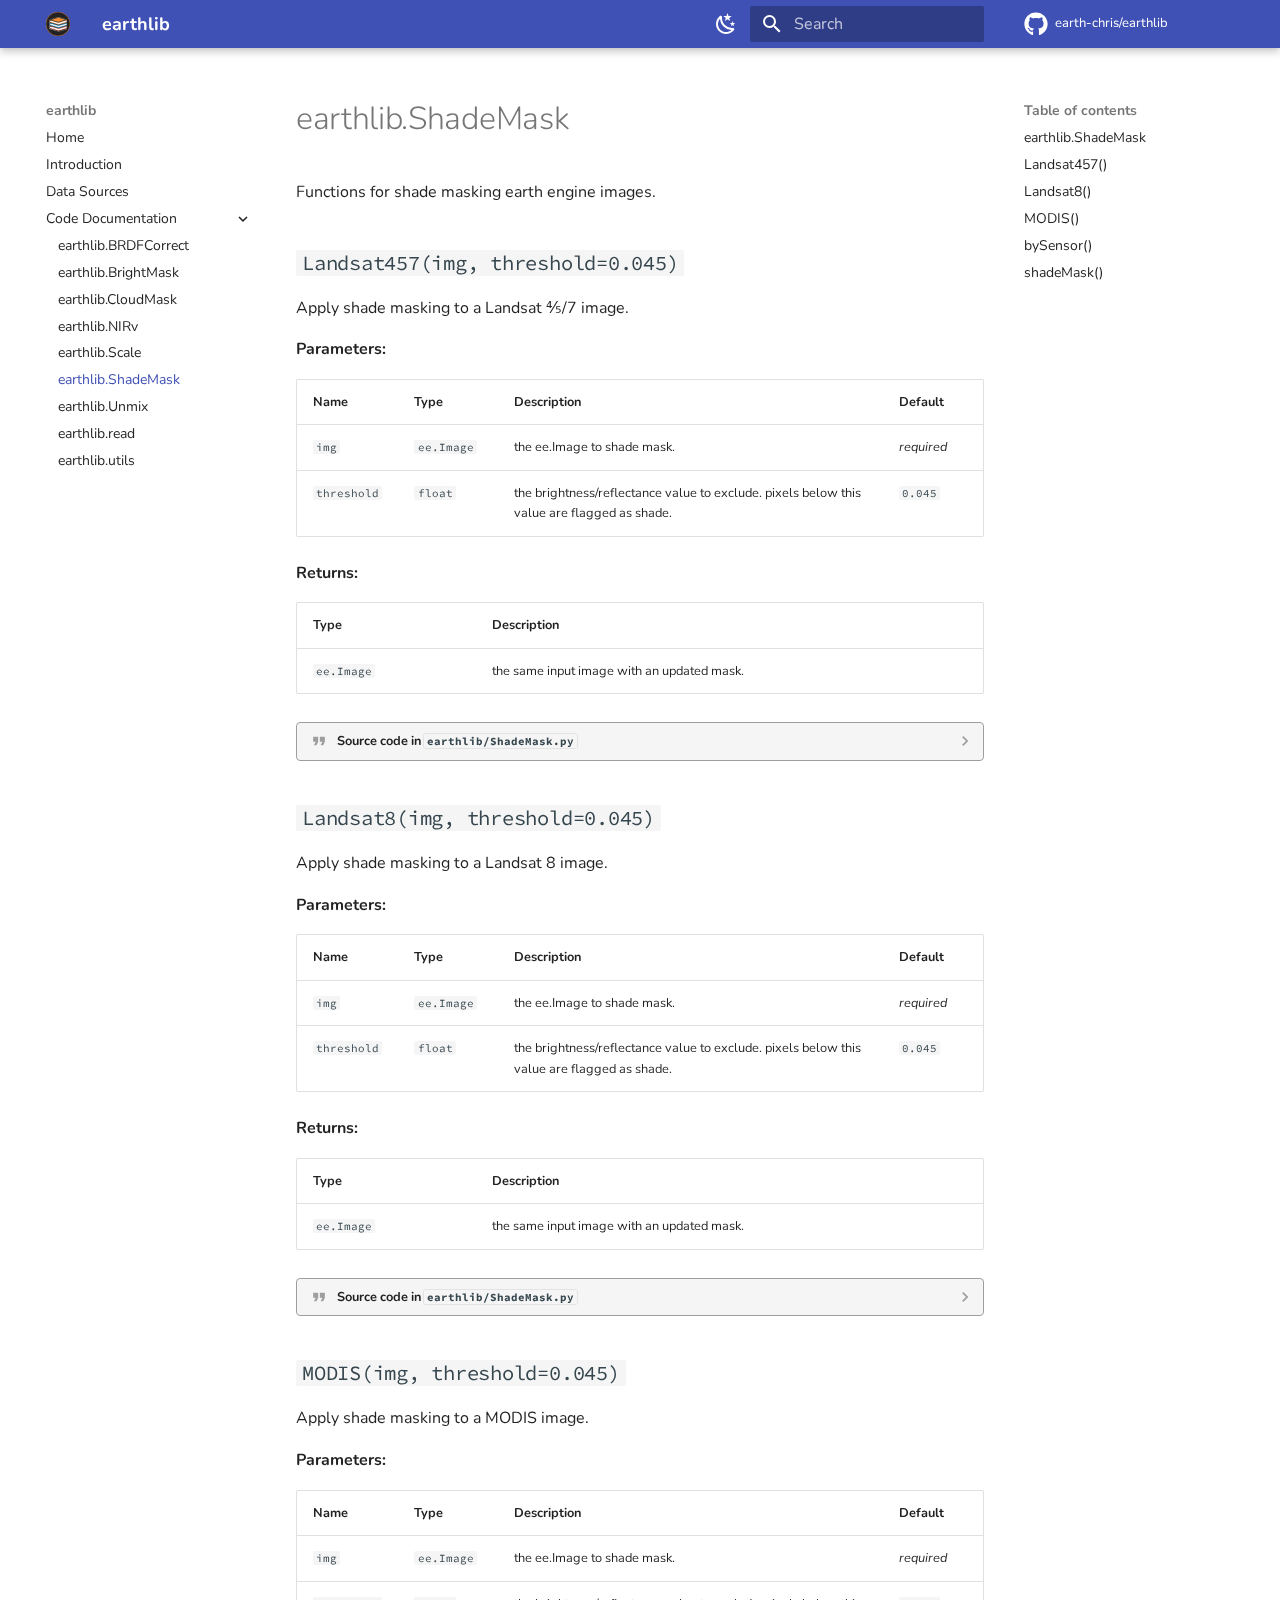
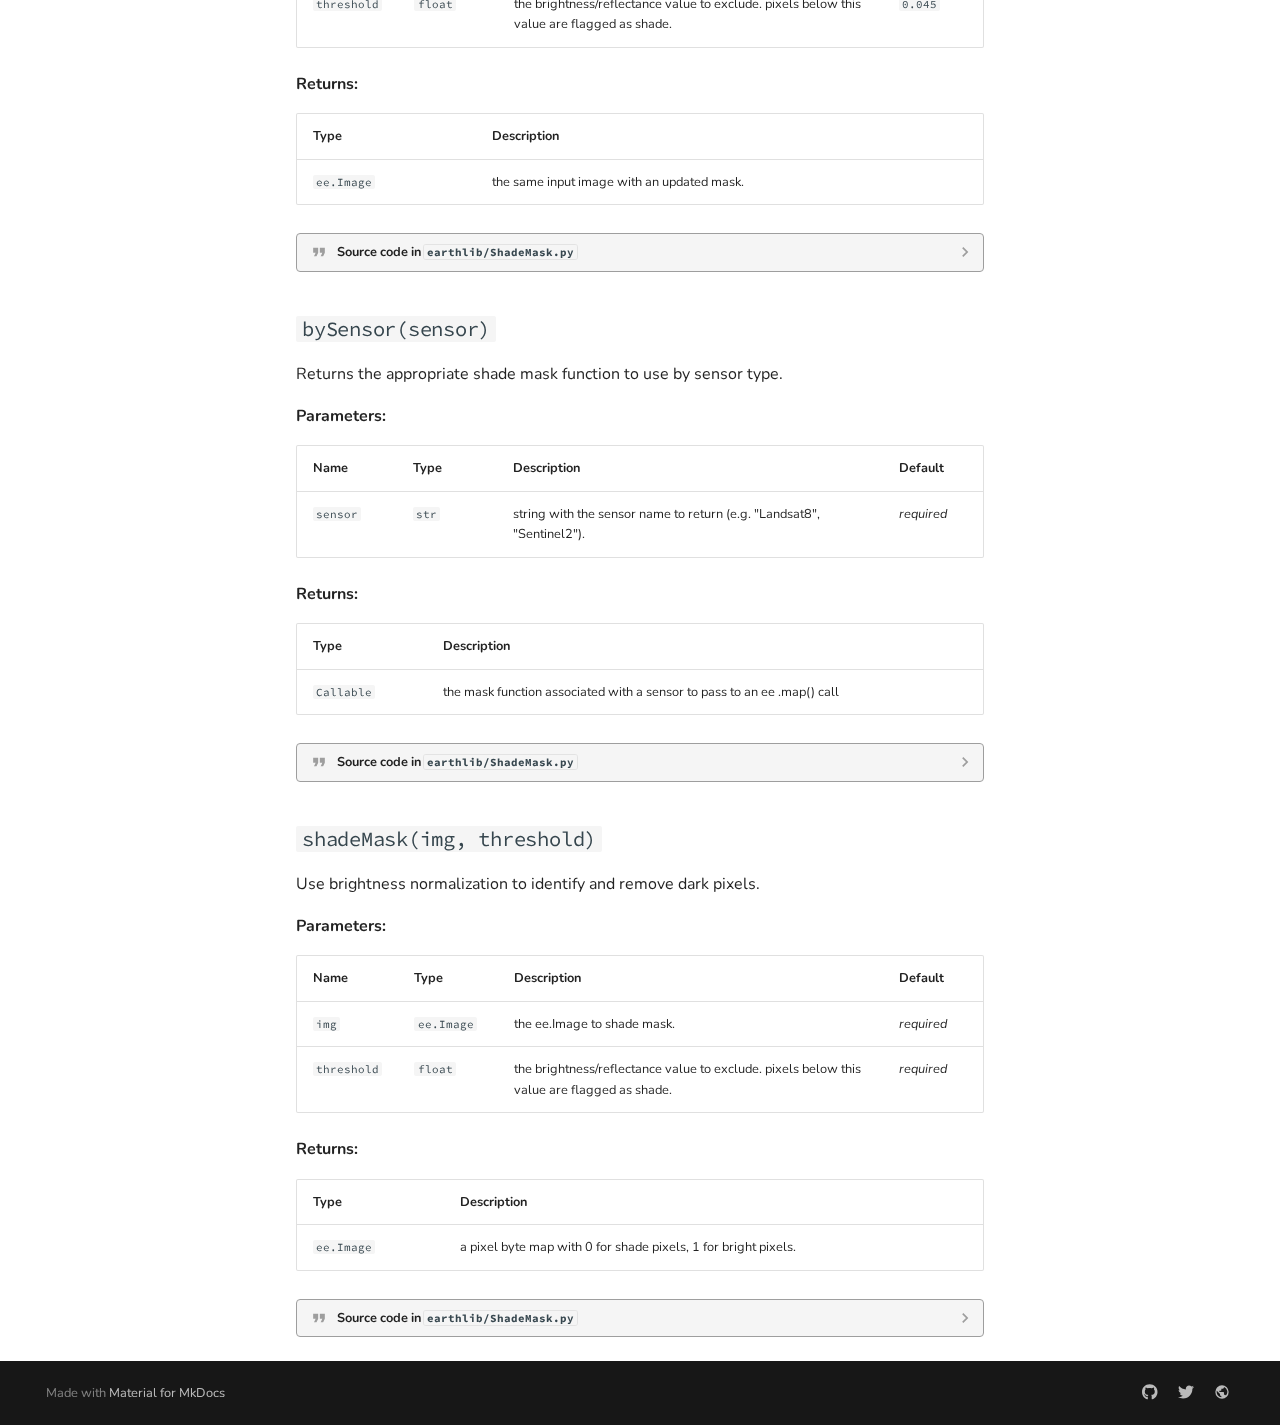
<file: module/ShadeMask/index.html>
<!doctype html>
<html lang="en" class="no-js">
  <head>
    
      <meta charset="utf-8">
      <meta name="viewport" content="width=device-width,initial-scale=1">
      
        <meta name="description" content="Spectral unmixing tools for satellite land cover mapping.">
      
      
      
        <link rel="canonical" href="https://earth-chris.github.io/earthlib/module/ShadeMask/">
      
      
        <link rel="prev" href="../Scale/">
      
      
        <link rel="next" href="../Unmix/">
      
      
      <link rel="icon" href="../../img/favicon.png">
      <meta name="generator" content="mkdocs-1.5.2, mkdocs-material-9.2.7">
    
    
      
        <title>earthlib.ShadeMask - earthlib</title>
      
    
    
      <link rel="stylesheet" href="../../assets/stylesheets/main.046329b4.min.css">
      
        
        <link rel="stylesheet" href="../../assets/stylesheets/palette.85d0ee34.min.css">
      
      


    
    
      
    
    
      
        
        
        <link rel="preconnect" href="https://fonts.gstatic.com" crossorigin>
        <link rel="stylesheet" href="https://fonts.googleapis.com/css?family=Nunito:300,300i,400,400i,700,700i%7CSource+Code+Pro:400,400i,700,700i&display=fallback">
        <style>:root{--md-text-font:"Nunito";--md-code-font:"Source Code Pro"}</style>
      
    
    
      <link rel="stylesheet" href="../../assets/_mkdocstrings.css">
    
      <link rel="stylesheet" href="https://earth-chris.github.io/shared/mkdocs.css">
    
    <script>__md_scope=new URL("../..",location),__md_hash=e=>[...e].reduce((e,_)=>(e<<5)-e+_.charCodeAt(0),0),__md_get=(e,_=localStorage,t=__md_scope)=>JSON.parse(_.getItem(t.pathname+"."+e)),__md_set=(e,_,t=localStorage,a=__md_scope)=>{try{t.setItem(a.pathname+"."+e,JSON.stringify(_))}catch(e){}}</script>
    
      

    
    
    
  </head>
  
  
    
    
      
    
    
    
    
    <body dir="ltr" data-md-color-scheme="earthchris-light" data-md-color-primary="indigo" data-md-color-accent="indigo">
  
    
    
      <script>var palette=__md_get("__palette");if(palette&&"object"==typeof palette.color)for(var key of Object.keys(palette.color))document.body.setAttribute("data-md-color-"+key,palette.color[key])</script>
    
    <input class="md-toggle" data-md-toggle="drawer" type="checkbox" id="__drawer" autocomplete="off">
    <input class="md-toggle" data-md-toggle="search" type="checkbox" id="__search" autocomplete="off">
    <label class="md-overlay" for="__drawer"></label>
    <div data-md-component="skip">
      
        
        <a href="#earthlib.ShadeMask" class="md-skip">
          Skip to content
        </a>
      
    </div>
    <div data-md-component="announce">
      
    </div>
    
    
      

  

<header class="md-header md-header--shadow" data-md-component="header">
  <nav class="md-header__inner md-grid" aria-label="Header">
    <a href="../.." title="earthlib" class="md-header__button md-logo" aria-label="earthlib" data-md-component="logo">
      
  <img src="../../img/earthlib.svg" alt="logo">

    </a>
    <label class="md-header__button md-icon" for="__drawer">
      
      <svg xmlns="http://www.w3.org/2000/svg" viewBox="0 0 24 24"><path d="M3 6h18v2H3V6m0 5h18v2H3v-2m0 5h18v2H3v-2Z"/></svg>
    </label>
    <div class="md-header__title" data-md-component="header-title">
      <div class="md-header__ellipsis">
        <div class="md-header__topic">
          <span class="md-ellipsis">
            earthlib
          </span>
        </div>
        <div class="md-header__topic" data-md-component="header-topic">
          <span class="md-ellipsis">
            
              earthlib.ShadeMask
            
          </span>
        </div>
      </div>
    </div>
    
      
        <form class="md-header__option" data-md-component="palette">
  
    
    
    
    <input class="md-option" data-md-color-media="(prefers-color-scheme: light)" data-md-color-scheme="earthchris-light" data-md-color-primary="indigo" data-md-color-accent="indigo"  aria-label="Go dark"  type="radio" name="__palette" id="__palette_1">
    
      <label class="md-header__button md-icon" title="Go dark" for="__palette_2" hidden>
        <svg xmlns="http://www.w3.org/2000/svg" viewBox="0 0 24 24"><path d="m17.75 4.09-2.53 1.94.91 3.06-2.63-1.81-2.63 1.81.91-3.06-2.53-1.94L12.44 4l1.06-3 1.06 3 3.19.09m3.5 6.91-1.64 1.25.59 1.98-1.7-1.17-1.7 1.17.59-1.98L15.75 11l2.06-.05L18.5 9l.69 1.95 2.06.05m-2.28 4.95c.83-.08 1.72 1.1 1.19 1.85-.32.45-.66.87-1.08 1.27C15.17 23 8.84 23 4.94 19.07c-3.91-3.9-3.91-10.24 0-14.14.4-.4.82-.76 1.27-1.08.75-.53 1.93.36 1.85 1.19-.27 2.86.69 5.83 2.89 8.02a9.96 9.96 0 0 0 8.02 2.89m-1.64 2.02a12.08 12.08 0 0 1-7.8-3.47c-2.17-2.19-3.33-5-3.49-7.82-2.81 3.14-2.7 7.96.31 10.98 3.02 3.01 7.84 3.12 10.98.31Z"/></svg>
      </label>
    
  
    
    
    
    <input class="md-option" data-md-color-media="(prefers-color-scheme: dark)" data-md-color-scheme="slate" data-md-color-primary="indigo" data-md-color-accent="indigo"  aria-label="Go light"  type="radio" name="__palette" id="__palette_2">
    
      <label class="md-header__button md-icon" title="Go light" for="__palette_1" hidden>
        <svg xmlns="http://www.w3.org/2000/svg" viewBox="0 0 24 24"><path d="M12 7a5 5 0 0 1 5 5 5 5 0 0 1-5 5 5 5 0 0 1-5-5 5 5 0 0 1 5-5m0 2a3 3 0 0 0-3 3 3 3 0 0 0 3 3 3 3 0 0 0 3-3 3 3 0 0 0-3-3m0-7 2.39 3.42C13.65 5.15 12.84 5 12 5c-.84 0-1.65.15-2.39.42L12 2M3.34 7l4.16-.35A7.2 7.2 0 0 0 5.94 8.5c-.44.74-.69 1.5-.83 2.29L3.34 7m.02 10 1.76-3.77a7.131 7.131 0 0 0 2.38 4.14L3.36 17M20.65 7l-1.77 3.79a7.023 7.023 0 0 0-2.38-4.15l4.15.36m-.01 10-4.14.36c.59-.51 1.12-1.14 1.54-1.86.42-.73.69-1.5.83-2.29L20.64 17M12 22l-2.41-3.44c.74.27 1.55.44 2.41.44.82 0 1.63-.17 2.37-.44L12 22Z"/></svg>
      </label>
    
  
</form>
      
    
    
    
      <label class="md-header__button md-icon" for="__search">
        
        <svg xmlns="http://www.w3.org/2000/svg" viewBox="0 0 24 24"><path d="M9.5 3A6.5 6.5 0 0 1 16 9.5c0 1.61-.59 3.09-1.56 4.23l.27.27h.79l5 5-1.5 1.5-5-5v-.79l-.27-.27A6.516 6.516 0 0 1 9.5 16 6.5 6.5 0 0 1 3 9.5 6.5 6.5 0 0 1 9.5 3m0 2C7 5 5 7 5 9.5S7 14 9.5 14 14 12 14 9.5 12 5 9.5 5Z"/></svg>
      </label>
      <div class="md-search" data-md-component="search" role="dialog">
  <label class="md-search__overlay" for="__search"></label>
  <div class="md-search__inner" role="search">
    <form class="md-search__form" name="search">
      <input type="text" class="md-search__input" name="query" aria-label="Search" placeholder="Search" autocapitalize="off" autocorrect="off" autocomplete="off" spellcheck="false" data-md-component="search-query" required>
      <label class="md-search__icon md-icon" for="__search">
        
        <svg xmlns="http://www.w3.org/2000/svg" viewBox="0 0 24 24"><path d="M9.5 3A6.5 6.5 0 0 1 16 9.5c0 1.61-.59 3.09-1.56 4.23l.27.27h.79l5 5-1.5 1.5-5-5v-.79l-.27-.27A6.516 6.516 0 0 1 9.5 16 6.5 6.5 0 0 1 3 9.5 6.5 6.5 0 0 1 9.5 3m0 2C7 5 5 7 5 9.5S7 14 9.5 14 14 12 14 9.5 12 5 9.5 5Z"/></svg>
        
        <svg xmlns="http://www.w3.org/2000/svg" viewBox="0 0 24 24"><path d="M20 11v2H8l5.5 5.5-1.42 1.42L4.16 12l7.92-7.92L13.5 5.5 8 11h12Z"/></svg>
      </label>
      <nav class="md-search__options" aria-label="Search">
        
        <button type="reset" class="md-search__icon md-icon" title="Clear" aria-label="Clear" tabindex="-1">
          
          <svg xmlns="http://www.w3.org/2000/svg" viewBox="0 0 24 24"><path d="M19 6.41 17.59 5 12 10.59 6.41 5 5 6.41 10.59 12 5 17.59 6.41 19 12 13.41 17.59 19 19 17.59 13.41 12 19 6.41Z"/></svg>
        </button>
      </nav>
      
    </form>
    <div class="md-search__output">
      <div class="md-search__scrollwrap" data-md-scrollfix>
        <div class="md-search-result" data-md-component="search-result">
          <div class="md-search-result__meta">
            Initializing search
          </div>
          <ol class="md-search-result__list" role="presentation"></ol>
        </div>
      </div>
    </div>
  </div>
</div>
    
    
      <div class="md-header__source">
        <a href="https://github.com/earth-chris/earthlib" title="Go to repository" class="md-source" data-md-component="source">
  <div class="md-source__icon md-icon">
    
    <svg xmlns="http://www.w3.org/2000/svg" viewBox="0 0 496 512"><!--! Font Awesome Free 6.4.2 by @fontawesome - https://fontawesome.com License - https://fontawesome.com/license/free (Icons: CC BY 4.0, Fonts: SIL OFL 1.1, Code: MIT License) Copyright 2023 Fonticons, Inc.--><path d="M165.9 397.4c0 2-2.3 3.6-5.2 3.6-3.3.3-5.6-1.3-5.6-3.6 0-2 2.3-3.6 5.2-3.6 3-.3 5.6 1.3 5.6 3.6zm-31.1-4.5c-.7 2 1.3 4.3 4.3 4.9 2.6 1 5.6 0 6.2-2s-1.3-4.3-4.3-5.2c-2.6-.7-5.5.3-6.2 2.3zm44.2-1.7c-2.9.7-4.9 2.6-4.6 4.9.3 2 2.9 3.3 5.9 2.6 2.9-.7 4.9-2.6 4.6-4.6-.3-1.9-3-3.2-5.9-2.9zM244.8 8C106.1 8 0 113.3 0 252c0 110.9 69.8 205.8 169.5 239.2 12.8 2.3 17.3-5.6 17.3-12.1 0-6.2-.3-40.4-.3-61.4 0 0-70 15-84.7-29.8 0 0-11.4-29.1-27.8-36.6 0 0-22.9-15.7 1.6-15.4 0 0 24.9 2 38.6 25.8 21.9 38.6 58.6 27.5 72.9 20.9 2.3-16 8.8-27.1 16-33.7-55.9-6.2-112.3-14.3-112.3-110.5 0-27.5 7.6-41.3 23.6-58.9-2.6-6.5-11.1-33.3 2.6-67.9 20.9-6.5 69 27 69 27 20-5.6 41.5-8.5 62.8-8.5s42.8 2.9 62.8 8.5c0 0 48.1-33.6 69-27 13.7 34.7 5.2 61.4 2.6 67.9 16 17.7 25.8 31.5 25.8 58.9 0 96.5-58.9 104.2-114.8 110.5 9.2 7.9 17 22.9 17 46.4 0 33.7-.3 75.4-.3 83.6 0 6.5 4.6 14.4 17.3 12.1C428.2 457.8 496 362.9 496 252 496 113.3 383.5 8 244.8 8zM97.2 352.9c-1.3 1-1 3.3.7 5.2 1.6 1.6 3.9 2.3 5.2 1 1.3-1 1-3.3-.7-5.2-1.6-1.6-3.9-2.3-5.2-1zm-10.8-8.1c-.7 1.3.3 2.9 2.3 3.9 1.6 1 3.6.7 4.3-.7.7-1.3-.3-2.9-2.3-3.9-2-.6-3.6-.3-4.3.7zm32.4 35.6c-1.6 1.3-1 4.3 1.3 6.2 2.3 2.3 5.2 2.6 6.5 1 1.3-1.3.7-4.3-1.3-6.2-2.2-2.3-5.2-2.6-6.5-1zm-11.4-14.7c-1.6 1-1.6 3.6 0 5.9 1.6 2.3 4.3 3.3 5.6 2.3 1.6-1.3 1.6-3.9 0-6.2-1.4-2.3-4-3.3-5.6-2z"/></svg>
  </div>
  <div class="md-source__repository">
    earth-chris/earthlib
  </div>
</a>
      </div>
    
  </nav>
  
</header>
    
    <div class="md-container" data-md-component="container">
      
      
        
          
        
      
      <main class="md-main" data-md-component="main">
        <div class="md-main__inner md-grid">
          
            
              
              <div class="md-sidebar md-sidebar--primary" data-md-component="sidebar" data-md-type="navigation" >
                <div class="md-sidebar__scrollwrap">
                  <div class="md-sidebar__inner">
                    



<nav class="md-nav md-nav--primary" aria-label="Navigation" data-md-level="0">
  <label class="md-nav__title" for="__drawer">
    <a href="../.." title="earthlib" class="md-nav__button md-logo" aria-label="earthlib" data-md-component="logo">
      
  <img src="../../img/earthlib.svg" alt="logo">

    </a>
    earthlib
  </label>
  
    <div class="md-nav__source">
      <a href="https://github.com/earth-chris/earthlib" title="Go to repository" class="md-source" data-md-component="source">
  <div class="md-source__icon md-icon">
    
    <svg xmlns="http://www.w3.org/2000/svg" viewBox="0 0 496 512"><!--! Font Awesome Free 6.4.2 by @fontawesome - https://fontawesome.com License - https://fontawesome.com/license/free (Icons: CC BY 4.0, Fonts: SIL OFL 1.1, Code: MIT License) Copyright 2023 Fonticons, Inc.--><path d="M165.9 397.4c0 2-2.3 3.6-5.2 3.6-3.3.3-5.6-1.3-5.6-3.6 0-2 2.3-3.6 5.2-3.6 3-.3 5.6 1.3 5.6 3.6zm-31.1-4.5c-.7 2 1.3 4.3 4.3 4.9 2.6 1 5.6 0 6.2-2s-1.3-4.3-4.3-5.2c-2.6-.7-5.5.3-6.2 2.3zm44.2-1.7c-2.9.7-4.9 2.6-4.6 4.9.3 2 2.9 3.3 5.9 2.6 2.9-.7 4.9-2.6 4.6-4.6-.3-1.9-3-3.2-5.9-2.9zM244.8 8C106.1 8 0 113.3 0 252c0 110.9 69.8 205.8 169.5 239.2 12.8 2.3 17.3-5.6 17.3-12.1 0-6.2-.3-40.4-.3-61.4 0 0-70 15-84.7-29.8 0 0-11.4-29.1-27.8-36.6 0 0-22.9-15.7 1.6-15.4 0 0 24.9 2 38.6 25.8 21.9 38.6 58.6 27.5 72.9 20.9 2.3-16 8.8-27.1 16-33.7-55.9-6.2-112.3-14.3-112.3-110.5 0-27.5 7.6-41.3 23.6-58.9-2.6-6.5-11.1-33.3 2.6-67.9 20.9-6.5 69 27 69 27 20-5.6 41.5-8.5 62.8-8.5s42.8 2.9 62.8 8.5c0 0 48.1-33.6 69-27 13.7 34.7 5.2 61.4 2.6 67.9 16 17.7 25.8 31.5 25.8 58.9 0 96.5-58.9 104.2-114.8 110.5 9.2 7.9 17 22.9 17 46.4 0 33.7-.3 75.4-.3 83.6 0 6.5 4.6 14.4 17.3 12.1C428.2 457.8 496 362.9 496 252 496 113.3 383.5 8 244.8 8zM97.2 352.9c-1.3 1-1 3.3.7 5.2 1.6 1.6 3.9 2.3 5.2 1 1.3-1 1-3.3-.7-5.2-1.6-1.6-3.9-2.3-5.2-1zm-10.8-8.1c-.7 1.3.3 2.9 2.3 3.9 1.6 1 3.6.7 4.3-.7.7-1.3-.3-2.9-2.3-3.9-2-.6-3.6-.3-4.3.7zm32.4 35.6c-1.6 1.3-1 4.3 1.3 6.2 2.3 2.3 5.2 2.6 6.5 1 1.3-1.3.7-4.3-1.3-6.2-2.2-2.3-5.2-2.6-6.5-1zm-11.4-14.7c-1.6 1-1.6 3.6 0 5.9 1.6 2.3 4.3 3.3 5.6 2.3 1.6-1.3 1.6-3.9 0-6.2-1.4-2.3-4-3.3-5.6-2z"/></svg>
  </div>
  <div class="md-source__repository">
    earth-chris/earthlib
  </div>
</a>
    </div>
  
  <ul class="md-nav__list" data-md-scrollfix>
    
      
      
  
  
  
    <li class="md-nav__item">
      <a href="../.." class="md-nav__link">
        
  
  <span class="md-ellipsis">
    Home
  </span>
  

      </a>
    </li>
  

    
      
      
  
  
  
    <li class="md-nav__item">
      <a href="../../introduction/" class="md-nav__link">
        
  
  <span class="md-ellipsis">
    Introduction
  </span>
  

      </a>
    </li>
  

    
      
      
  
  
  
    <li class="md-nav__item">
      <a href="../../sources/" class="md-nav__link">
        
  
  <span class="md-ellipsis">
    Data Sources
  </span>
  

      </a>
    </li>
  

    
      
      
  
  
    
  
  
    
    
    
    <li class="md-nav__item md-nav__item--active md-nav__item--nested">
      
        
        
        
        
        <input class="md-nav__toggle md-toggle " type="checkbox" id="__nav_4" checked>
        
          <label class="md-nav__link" for="__nav_4" id="__nav_4_label" tabindex="0">
            
  
  <span class="md-ellipsis">
    Code Documentation
  </span>
  

            <span class="md-nav__icon md-icon"></span>
          </label>
        
        <nav class="md-nav" data-md-level="1" aria-labelledby="__nav_4_label" aria-expanded="true">
          <label class="md-nav__title" for="__nav_4">
            <span class="md-nav__icon md-icon"></span>
            Code Documentation
          </label>
          <ul class="md-nav__list" data-md-scrollfix>
            
              
                
  
  
  
    <li class="md-nav__item">
      <a href="../BRDFCorrect/" class="md-nav__link">
        
  
  <span class="md-ellipsis">
    earthlib.BRDFCorrect
  </span>
  

      </a>
    </li>
  

              
            
              
                
  
  
  
    <li class="md-nav__item">
      <a href="../BrightMask/" class="md-nav__link">
        
  
  <span class="md-ellipsis">
    earthlib.BrightMask
  </span>
  

      </a>
    </li>
  

              
            
              
                
  
  
  
    <li class="md-nav__item">
      <a href="../CloudMask/" class="md-nav__link">
        
  
  <span class="md-ellipsis">
    earthlib.CloudMask
  </span>
  

      </a>
    </li>
  

              
            
              
                
  
  
  
    <li class="md-nav__item">
      <a href="../NIRv/" class="md-nav__link">
        
  
  <span class="md-ellipsis">
    earthlib.NIRv
  </span>
  

      </a>
    </li>
  

              
            
              
                
  
  
  
    <li class="md-nav__item">
      <a href="../Scale/" class="md-nav__link">
        
  
  <span class="md-ellipsis">
    earthlib.Scale
  </span>
  

      </a>
    </li>
  

              
            
              
                
  
  
    
  
  
    <li class="md-nav__item md-nav__item--active">
      
      <input class="md-nav__toggle md-toggle" type="checkbox" id="__toc">
      
      
      
        <label class="md-nav__link md-nav__link--active" for="__toc">
          
  
  <span class="md-ellipsis">
    earthlib.ShadeMask
  </span>
  

          <span class="md-nav__icon md-icon"></span>
        </label>
      
      <a href="./" class="md-nav__link md-nav__link--active">
        
  
  <span class="md-ellipsis">
    earthlib.ShadeMask
  </span>
  

      </a>
      
        

<nav class="md-nav md-nav--secondary" aria-label="Table of contents">
  
  
  
  
    <label class="md-nav__title" for="__toc">
      <span class="md-nav__icon md-icon"></span>
      Table of contents
    </label>
    <ul class="md-nav__list" data-md-component="toc" data-md-scrollfix>
      
        <li class="md-nav__item">
  <a href="#earthlib.ShadeMask" class="md-nav__link">
    earthlib.ShadeMask
  </a>
  
</li>
      
        <li class="md-nav__item">
  <a href="#earthlib.ShadeMask.Landsat457" class="md-nav__link">
    Landsat457()
  </a>
  
</li>
      
        <li class="md-nav__item">
  <a href="#earthlib.ShadeMask.Landsat8" class="md-nav__link">
    Landsat8()
  </a>
  
</li>
      
        <li class="md-nav__item">
  <a href="#earthlib.ShadeMask.MODIS" class="md-nav__link">
    MODIS()
  </a>
  
</li>
      
        <li class="md-nav__item">
  <a href="#earthlib.ShadeMask.bySensor" class="md-nav__link">
    bySensor()
  </a>
  
</li>
      
        <li class="md-nav__item">
  <a href="#earthlib.ShadeMask.shadeMask" class="md-nav__link">
    shadeMask()
  </a>
  
</li>
      
    </ul>
  
</nav>
      
    </li>
  

              
            
              
                
  
  
  
    <li class="md-nav__item">
      <a href="../Unmix/" class="md-nav__link">
        
  
  <span class="md-ellipsis">
    earthlib.Unmix
  </span>
  

      </a>
    </li>
  

              
            
              
                
  
  
  
    <li class="md-nav__item">
      <a href="../read/" class="md-nav__link">
        
  
  <span class="md-ellipsis">
    earthlib.read
  </span>
  

      </a>
    </li>
  

              
            
              
                
  
  
  
    <li class="md-nav__item">
      <a href="../utils/" class="md-nav__link">
        
  
  <span class="md-ellipsis">
    earthlib.utils
  </span>
  

      </a>
    </li>
  

              
            
          </ul>
        </nav>
      
    </li>
  

    
  </ul>
</nav>
                  </div>
                </div>
              </div>
            
            
              
              <div class="md-sidebar md-sidebar--secondary" data-md-component="sidebar" data-md-type="toc" >
                <div class="md-sidebar__scrollwrap">
                  <div class="md-sidebar__inner">
                    

<nav class="md-nav md-nav--secondary" aria-label="Table of contents">
  
  
  
  
    <label class="md-nav__title" for="__toc">
      <span class="md-nav__icon md-icon"></span>
      Table of contents
    </label>
    <ul class="md-nav__list" data-md-component="toc" data-md-scrollfix>
      
        <li class="md-nav__item">
  <a href="#earthlib.ShadeMask" class="md-nav__link">
    earthlib.ShadeMask
  </a>
  
</li>
      
        <li class="md-nav__item">
  <a href="#earthlib.ShadeMask.Landsat457" class="md-nav__link">
    Landsat457()
  </a>
  
</li>
      
        <li class="md-nav__item">
  <a href="#earthlib.ShadeMask.Landsat8" class="md-nav__link">
    Landsat8()
  </a>
  
</li>
      
        <li class="md-nav__item">
  <a href="#earthlib.ShadeMask.MODIS" class="md-nav__link">
    MODIS()
  </a>
  
</li>
      
        <li class="md-nav__item">
  <a href="#earthlib.ShadeMask.bySensor" class="md-nav__link">
    bySensor()
  </a>
  
</li>
      
        <li class="md-nav__item">
  <a href="#earthlib.ShadeMask.shadeMask" class="md-nav__link">
    shadeMask()
  </a>
  
</li>
      
    </ul>
  
</nav>
                  </div>
                </div>
              </div>
            
          
          
            <div class="md-content" data-md-component="content">
              <article class="md-content__inner md-typeset">
                
                  

  
  


  <h1>earthlib.ShadeMask</h1>

<div class="doc doc-object doc-module">


<a id="earthlib.ShadeMask"></a>
  <div class="doc doc-contents first">
  
      <p>Functions for shade masking earth engine images.</p>

  

  <div class="doc doc-children">









<div class="doc doc-object doc-function">



<h2 class="doc doc-heading" id="earthlib.ShadeMask.Landsat457">
<code class="codehilite language-python"><span class="n">Landsat457</span><span class="p">(</span><span class="n">img</span><span class="p">,</span> <span class="n">threshold</span><span class="o">=</span><span class="mf">0.045</span><span class="p">)</span></code>

<a class="headerlink" href="#earthlib.ShadeMask.Landsat457" title="Permanent link">&para;</a></h2>


  <div class="doc doc-contents ">
  
      <p>Apply shade masking to a Landsat &#8536;/7 image.</p>

  <p><strong>Parameters:</strong></p>
  <table>
    <thead>
      <tr>
        <th>Name</th>
        <th>Type</th>
        <th>Description</th>
        <th>Default</th>
      </tr>
    </thead>
    <tbody>
        <tr>
          <td><code>img</code></td>
          <td>
                <code>ee.<span title="ee.Image">Image</span></code>
          </td>
          <td>
            <div class="doc-md-description">
              <p>the ee.Image to shade mask.</p>
            </div>
          </td>
          <td>
              <em>required</em>
          </td>
        </tr>
        <tr>
          <td><code>threshold</code></td>
          <td>
                <code>float</code>
          </td>
          <td>
            <div class="doc-md-description">
              <p>the brightness/reflectance value to exclude.
pixels below this value are flagged as shade.</p>
            </div>
          </td>
          <td>
                <code>0.045</code>
          </td>
        </tr>
    </tbody>
  </table>

  <p><strong>Returns:</strong></p>
  <table>
    <thead>
      <tr>
        <th>Type</th>
        <th>Description</th>
      </tr>
    </thead>
    <tbody>
        <tr>
          <td>
                <code>ee.<span title="ee.Image">Image</span></code>
          </td>
          <td>
            <div class="doc-md-description">
              <p>the same input image with an updated mask.</p>
            </div>
          </td>
        </tr>
    </tbody>
  </table>

      <details class="quote">
        <summary>Source code in <code>earthlib/ShadeMask.py</code></summary>
        <div class="codehilite"><table class="codehilitetable"><tr><td class="linenos"><div class="linenodiv"><pre><span></span><span class="normal">53</span>
<span class="normal">54</span>
<span class="normal">55</span>
<span class="normal">56</span>
<span class="normal">57</span>
<span class="normal">58</span>
<span class="normal">59</span>
<span class="normal">60</span>
<span class="normal">61</span>
<span class="normal">62</span>
<span class="normal">63</span>
<span class="normal">64</span>
<span class="normal">65</span>
<span class="normal">66</span>
<span class="normal">67</span>
<span class="normal">68</span>
<span class="normal">69</span></pre></div></td><td class="code"><div><pre><span></span><code><span class="k">def</span> <span class="nf">Landsat457</span><span class="p">(</span><span class="n">img</span><span class="p">:</span> <span class="n">ee</span><span class="o">.</span><span class="n">Image</span><span class="p">,</span> <span class="n">threshold</span><span class="p">:</span> <span class="nb">float</span> <span class="o">=</span> <span class="mf">0.045</span><span class="p">)</span> <span class="o">-&gt;</span> <span class="n">ee</span><span class="o">.</span><span class="n">Image</span><span class="p">:</span>
<span class="w">    </span><span class="sd">&quot;&quot;&quot;Apply shade masking to a Landsat 4/5/7 image.</span>

<span class="sd">    Args:</span>
<span class="sd">        img: the ee.Image to shade mask.</span>
<span class="sd">        threshold: the brightness/reflectance value to exclude.</span>
<span class="sd">            pixels below this value are flagged as shade.</span>

<span class="sd">    Returns:</span>
<span class="sd">        the same input image with an updated mask.</span>
<span class="sd">    &quot;&quot;&quot;</span>
    <span class="c1"># remove NIR band to ignore multiple scattering</span>
    <span class="n">bands</span> <span class="o">=</span> <span class="n">getBands</span><span class="p">(</span><span class="s2">&quot;Landsat7&quot;</span><span class="p">)</span>
    <span class="n">bands</span><span class="o">.</span><span class="n">remove</span><span class="p">(</span><span class="s2">&quot;SR_B4&quot;</span><span class="p">)</span>
    <span class="n">subset</span> <span class="o">=</span> <span class="n">img</span><span class="o">.</span><span class="n">select</span><span class="p">(</span><span class="n">bands</span><span class="p">)</span>
    <span class="n">shade</span> <span class="o">=</span> <span class="n">shadeMask</span><span class="p">(</span><span class="n">subset</span><span class="p">,</span> <span class="n">threshold</span><span class="p">)</span>
    <span class="k">return</span> <span class="n">img</span><span class="o">.</span><span class="n">updateMask</span><span class="p">(</span><span class="n">shade</span><span class="p">)</span>
</code></pre></div></td></tr></table></div>
      </details>
  </div>

</div>

<div class="doc doc-object doc-function">



<h2 class="doc doc-heading" id="earthlib.ShadeMask.Landsat8">
<code class="codehilite language-python"><span class="n">Landsat8</span><span class="p">(</span><span class="n">img</span><span class="p">,</span> <span class="n">threshold</span><span class="o">=</span><span class="mf">0.045</span><span class="p">)</span></code>

<a class="headerlink" href="#earthlib.ShadeMask.Landsat8" title="Permanent link">&para;</a></h2>


  <div class="doc doc-contents ">
  
      <p>Apply shade masking to a Landsat 8 image.</p>

  <p><strong>Parameters:</strong></p>
  <table>
    <thead>
      <tr>
        <th>Name</th>
        <th>Type</th>
        <th>Description</th>
        <th>Default</th>
      </tr>
    </thead>
    <tbody>
        <tr>
          <td><code>img</code></td>
          <td>
                <code>ee.<span title="ee.Image">Image</span></code>
          </td>
          <td>
            <div class="doc-md-description">
              <p>the ee.Image to shade mask.</p>
            </div>
          </td>
          <td>
              <em>required</em>
          </td>
        </tr>
        <tr>
          <td><code>threshold</code></td>
          <td>
                <code>float</code>
          </td>
          <td>
            <div class="doc-md-description">
              <p>the brightness/reflectance value to exclude.
pixels below this value are flagged as shade.</p>
            </div>
          </td>
          <td>
                <code>0.045</code>
          </td>
        </tr>
    </tbody>
  </table>

  <p><strong>Returns:</strong></p>
  <table>
    <thead>
      <tr>
        <th>Type</th>
        <th>Description</th>
      </tr>
    </thead>
    <tbody>
        <tr>
          <td>
                <code>ee.<span title="ee.Image">Image</span></code>
          </td>
          <td>
            <div class="doc-md-description">
              <p>the same input image with an updated mask.</p>
            </div>
          </td>
        </tr>
    </tbody>
  </table>

      <details class="quote">
        <summary>Source code in <code>earthlib/ShadeMask.py</code></summary>
        <div class="codehilite"><table class="codehilitetable"><tr><td class="linenos"><div class="linenodiv"><pre><span></span><span class="normal">72</span>
<span class="normal">73</span>
<span class="normal">74</span>
<span class="normal">75</span>
<span class="normal">76</span>
<span class="normal">77</span>
<span class="normal">78</span>
<span class="normal">79</span>
<span class="normal">80</span>
<span class="normal">81</span>
<span class="normal">82</span>
<span class="normal">83</span>
<span class="normal">84</span>
<span class="normal">85</span>
<span class="normal">86</span>
<span class="normal">87</span></pre></div></td><td class="code"><div><pre><span></span><code><span class="k">def</span> <span class="nf">Landsat8</span><span class="p">(</span><span class="n">img</span><span class="p">:</span> <span class="n">ee</span><span class="o">.</span><span class="n">Image</span><span class="p">,</span> <span class="n">threshold</span><span class="p">:</span> <span class="nb">float</span> <span class="o">=</span> <span class="mf">0.045</span><span class="p">)</span> <span class="o">-&gt;</span> <span class="n">ee</span><span class="o">.</span><span class="n">Image</span><span class="p">:</span>
<span class="w">    </span><span class="sd">&quot;&quot;&quot;Apply shade masking to a Landsat 8 image.</span>

<span class="sd">    Args:</span>
<span class="sd">        img: the ee.Image to shade mask.</span>
<span class="sd">        threshold: the brightness/reflectance value to exclude.</span>
<span class="sd">            pixels below this value are flagged as shade.</span>

<span class="sd">    Returns:</span>
<span class="sd">        the same input image with an updated mask.</span>
<span class="sd">    &quot;&quot;&quot;</span>
    <span class="n">bands</span> <span class="o">=</span> <span class="n">getBands</span><span class="p">(</span><span class="s2">&quot;Landsat8&quot;</span><span class="p">)</span>
    <span class="n">bands</span><span class="o">.</span><span class="n">remove</span><span class="p">(</span><span class="s2">&quot;SR_B5&quot;</span><span class="p">)</span>
    <span class="n">subset</span> <span class="o">=</span> <span class="n">img</span><span class="o">.</span><span class="n">select</span><span class="p">(</span><span class="n">bands</span><span class="p">)</span>
    <span class="n">shade</span> <span class="o">=</span> <span class="n">shadeMask</span><span class="p">(</span><span class="n">subset</span><span class="p">,</span> <span class="n">threshold</span><span class="p">)</span>
    <span class="k">return</span> <span class="n">img</span><span class="o">.</span><span class="n">updateMask</span><span class="p">(</span><span class="n">shade</span><span class="p">)</span>
</code></pre></div></td></tr></table></div>
      </details>
  </div>

</div>

<div class="doc doc-object doc-function">



<h2 class="doc doc-heading" id="earthlib.ShadeMask.MODIS">
<code class="codehilite language-python"><span class="n">MODIS</span><span class="p">(</span><span class="n">img</span><span class="p">,</span> <span class="n">threshold</span><span class="o">=</span><span class="mf">0.045</span><span class="p">)</span></code>

<a class="headerlink" href="#earthlib.ShadeMask.MODIS" title="Permanent link">&para;</a></h2>


  <div class="doc doc-contents ">
  
      <p>Apply shade masking to a MODIS image.</p>

  <p><strong>Parameters:</strong></p>
  <table>
    <thead>
      <tr>
        <th>Name</th>
        <th>Type</th>
        <th>Description</th>
        <th>Default</th>
      </tr>
    </thead>
    <tbody>
        <tr>
          <td><code>img</code></td>
          <td>
                <code>ee.<span title="ee.Image">Image</span></code>
          </td>
          <td>
            <div class="doc-md-description">
              <p>the ee.Image to shade mask.</p>
            </div>
          </td>
          <td>
              <em>required</em>
          </td>
        </tr>
        <tr>
          <td><code>threshold</code></td>
          <td>
                <code>float</code>
          </td>
          <td>
            <div class="doc-md-description">
              <p>the brightness/reflectance value to exclude.
pixels below this value are flagged as shade.</p>
            </div>
          </td>
          <td>
                <code>0.045</code>
          </td>
        </tr>
    </tbody>
  </table>

  <p><strong>Returns:</strong></p>
  <table>
    <thead>
      <tr>
        <th>Type</th>
        <th>Description</th>
      </tr>
    </thead>
    <tbody>
        <tr>
          <td>
                <code>ee.<span title="ee.Image">Image</span></code>
          </td>
          <td>
            <div class="doc-md-description">
              <p>the same input image with an updated mask.</p>
            </div>
          </td>
        </tr>
    </tbody>
  </table>

      <details class="quote">
        <summary>Source code in <code>earthlib/ShadeMask.py</code></summary>
        <div class="codehilite"><table class="codehilitetable"><tr><td class="linenos"><div class="linenodiv"><pre><span></span><span class="normal"> 90</span>
<span class="normal"> 91</span>
<span class="normal"> 92</span>
<span class="normal"> 93</span>
<span class="normal"> 94</span>
<span class="normal"> 95</span>
<span class="normal"> 96</span>
<span class="normal"> 97</span>
<span class="normal"> 98</span>
<span class="normal"> 99</span>
<span class="normal">100</span>
<span class="normal">101</span>
<span class="normal">102</span>
<span class="normal">103</span>
<span class="normal">104</span>
<span class="normal">105</span>
<span class="normal">106</span></pre></div></td><td class="code"><div><pre><span></span><code><span class="k">def</span> <span class="nf">MODIS</span><span class="p">(</span><span class="n">img</span><span class="p">:</span> <span class="n">ee</span><span class="o">.</span><span class="n">Image</span><span class="p">,</span> <span class="n">threshold</span><span class="p">:</span> <span class="nb">float</span> <span class="o">=</span> <span class="mf">0.045</span><span class="p">)</span> <span class="o">-&gt;</span> <span class="n">ee</span><span class="o">.</span><span class="n">Image</span><span class="p">:</span>
<span class="w">    </span><span class="sd">&quot;&quot;&quot;Apply shade masking to a MODIS image.</span>

<span class="sd">    Args:</span>
<span class="sd">        img: the ee.Image to shade mask.</span>
<span class="sd">        threshold: the brightness/reflectance value to exclude.</span>
<span class="sd">            pixels below this value are flagged as shade.</span>

<span class="sd">    Returns:</span>
<span class="sd">        the same input image with an updated mask.</span>
<span class="sd">    &quot;&quot;&quot;</span>
    <span class="n">bands</span> <span class="o">=</span> <span class="n">getBands</span><span class="p">(</span><span class="s2">&quot;MODIS&quot;</span><span class="p">)</span>
    <span class="n">bands</span><span class="o">.</span><span class="n">remove</span><span class="p">(</span><span class="s2">&quot;sur_refl_b02&quot;</span><span class="p">)</span>
    <span class="n">bands</span><span class="o">.</span><span class="n">remove</span><span class="p">(</span><span class="s2">&quot;sur_refl_b05&quot;</span><span class="p">)</span>
    <span class="n">subset</span> <span class="o">=</span> <span class="n">img</span><span class="o">.</span><span class="n">select</span><span class="p">(</span><span class="n">bands</span><span class="p">)</span>
    <span class="n">shade</span> <span class="o">=</span> <span class="n">shadeMask</span><span class="p">(</span><span class="n">subset</span><span class="p">,</span> <span class="n">threshold</span><span class="p">)</span>
    <span class="k">return</span> <span class="n">img</span><span class="o">.</span><span class="n">updateMask</span><span class="p">(</span><span class="n">shade</span><span class="p">)</span>
</code></pre></div></td></tr></table></div>
      </details>
  </div>

</div>

<div class="doc doc-object doc-function">



<h2 class="doc doc-heading" id="earthlib.ShadeMask.bySensor">
<code class="codehilite language-python"><span class="n">bySensor</span><span class="p">(</span><span class="n">sensor</span><span class="p">)</span></code>

<a class="headerlink" href="#earthlib.ShadeMask.bySensor" title="Permanent link">&para;</a></h2>


  <div class="doc doc-contents ">
  
      <p>Returns the appropriate shade mask function to use by sensor type.</p>

  <p><strong>Parameters:</strong></p>
  <table>
    <thead>
      <tr>
        <th>Name</th>
        <th>Type</th>
        <th>Description</th>
        <th>Default</th>
      </tr>
    </thead>
    <tbody>
        <tr>
          <td><code>sensor</code></td>
          <td>
                <code>str</code>
          </td>
          <td>
            <div class="doc-md-description">
              <p>string with the sensor name to return (e.g. "Landsat8", "Sentinel2").</p>
            </div>
          </td>
          <td>
              <em>required</em>
          </td>
        </tr>
    </tbody>
  </table>

  <p><strong>Returns:</strong></p>
  <table>
    <thead>
      <tr>
        <th>Type</th>
        <th>Description</th>
      </tr>
    </thead>
    <tbody>
        <tr>
          <td>
                <code><span title="typing.Callable">Callable</span></code>
          </td>
          <td>
            <div class="doc-md-description">
              <p>the mask function associated with a sensor to pass to an ee .map() call</p>
            </div>
          </td>
        </tr>
    </tbody>
  </table>

      <details class="quote">
        <summary>Source code in <code>earthlib/ShadeMask.py</code></summary>
        <div class="codehilite"><table class="codehilitetable"><tr><td class="linenos"><div class="linenodiv"><pre><span></span><span class="normal">11</span>
<span class="normal">12</span>
<span class="normal">13</span>
<span class="normal">14</span>
<span class="normal">15</span>
<span class="normal">16</span>
<span class="normal">17</span>
<span class="normal">18</span>
<span class="normal">19</span>
<span class="normal">20</span>
<span class="normal">21</span>
<span class="normal">22</span>
<span class="normal">23</span>
<span class="normal">24</span>
<span class="normal">25</span>
<span class="normal">26</span>
<span class="normal">27</span>
<span class="normal">28</span>
<span class="normal">29</span>
<span class="normal">30</span>
<span class="normal">31</span>
<span class="normal">32</span>
<span class="normal">33</span>
<span class="normal">34</span></pre></div></td><td class="code"><div><pre><span></span><code><span class="k">def</span> <span class="nf">bySensor</span><span class="p">(</span><span class="n">sensor</span><span class="p">:</span> <span class="nb">str</span><span class="p">)</span> <span class="o">-&gt;</span> <span class="n">Callable</span><span class="p">:</span>
<span class="w">    </span><span class="sd">&quot;&quot;&quot;Returns the appropriate shade mask function to use by sensor type.</span>

<span class="sd">    Args:</span>
<span class="sd">        sensor: string with the sensor name to return (e.g. &quot;Landsat8&quot;, &quot;Sentinel2&quot;).</span>

<span class="sd">    Returns:</span>
<span class="sd">        the mask function associated with a sensor to pass to an ee .map() call</span>
<span class="sd">    &quot;&quot;&quot;</span>
    <span class="n">lookup</span> <span class="o">=</span> <span class="p">{</span>
        <span class="s2">&quot;Landsat4&quot;</span><span class="p">:</span> <span class="n">Landsat457</span><span class="p">,</span>
        <span class="s2">&quot;Landsat5&quot;</span><span class="p">:</span> <span class="n">Landsat457</span><span class="p">,</span>
        <span class="s2">&quot;Landsat7&quot;</span><span class="p">:</span> <span class="n">Landsat457</span><span class="p">,</span>
        <span class="s2">&quot;Landsat8&quot;</span><span class="p">:</span> <span class="n">Landsat8</span><span class="p">,</span>
        <span class="s2">&quot;MODIS&quot;</span><span class="p">:</span> <span class="n">MODIS</span><span class="p">,</span>
    <span class="p">}</span>
    <span class="k">try</span><span class="p">:</span>
        <span class="n">function</span> <span class="o">=</span> <span class="n">lookup</span><span class="p">[</span><span class="n">sensor</span><span class="p">]</span>
        <span class="k">return</span> <span class="n">function</span>
    <span class="k">except</span> <span class="ne">KeyError</span><span class="p">:</span>
        <span class="n">supported</span> <span class="o">=</span> <span class="s2">&quot;, &quot;</span><span class="o">.</span><span class="n">join</span><span class="p">(</span><span class="n">lookup</span><span class="o">.</span><span class="n">keys</span><span class="p">())</span>
        <span class="k">raise</span> <span class="n">SensorError</span><span class="p">(</span>
            <span class="sa">f</span><span class="s2">&quot;Shade masking not supported for &#39;</span><span class="si">{</span><span class="n">sensor</span><span class="si">}</span><span class="s2">&#39;. Supported: </span><span class="si">{</span><span class="n">supported</span><span class="si">}</span><span class="s2">&quot;</span>
        <span class="p">)</span>
</code></pre></div></td></tr></table></div>
      </details>
  </div>

</div>

<div class="doc doc-object doc-function">



<h2 class="doc doc-heading" id="earthlib.ShadeMask.shadeMask">
<code class="codehilite language-python"><span class="n">shadeMask</span><span class="p">(</span><span class="n">img</span><span class="p">,</span> <span class="n">threshold</span><span class="p">)</span></code>

<a class="headerlink" href="#earthlib.ShadeMask.shadeMask" title="Permanent link">&para;</a></h2>


  <div class="doc doc-contents ">
  
      <p>Use brightness normalization to identify and remove dark pixels.</p>

  <p><strong>Parameters:</strong></p>
  <table>
    <thead>
      <tr>
        <th>Name</th>
        <th>Type</th>
        <th>Description</th>
        <th>Default</th>
      </tr>
    </thead>
    <tbody>
        <tr>
          <td><code>img</code></td>
          <td>
                <code>ee.<span title="ee.Image">Image</span></code>
          </td>
          <td>
            <div class="doc-md-description">
              <p>the ee.Image to shade mask.</p>
            </div>
          </td>
          <td>
              <em>required</em>
          </td>
        </tr>
        <tr>
          <td><code>threshold</code></td>
          <td>
                <code>float</code>
          </td>
          <td>
            <div class="doc-md-description">
              <p>the brightness/reflectance value to exclude.
pixels below this value are flagged as shade.</p>
            </div>
          </td>
          <td>
              <em>required</em>
          </td>
        </tr>
    </tbody>
  </table>

  <p><strong>Returns:</strong></p>
  <table>
    <thead>
      <tr>
        <th>Type</th>
        <th>Description</th>
      </tr>
    </thead>
    <tbody>
        <tr>
          <td>
                <code>ee.<span title="ee.Image">Image</span></code>
          </td>
          <td>
            <div class="doc-md-description">
              <p>a pixel byte map with 0 for shade pixels, 1 for bright pixels.</p>
            </div>
          </td>
        </tr>
    </tbody>
  </table>

      <details class="quote">
        <summary>Source code in <code>earthlib/ShadeMask.py</code></summary>
        <div class="codehilite"><table class="codehilitetable"><tr><td class="linenos"><div class="linenodiv"><pre><span></span><span class="normal">37</span>
<span class="normal">38</span>
<span class="normal">39</span>
<span class="normal">40</span>
<span class="normal">41</span>
<span class="normal">42</span>
<span class="normal">43</span>
<span class="normal">44</span>
<span class="normal">45</span>
<span class="normal">46</span>
<span class="normal">47</span>
<span class="normal">48</span>
<span class="normal">49</span>
<span class="normal">50</span></pre></div></td><td class="code"><div><pre><span></span><code><span class="k">def</span> <span class="nf">shadeMask</span><span class="p">(</span><span class="n">img</span><span class="p">:</span> <span class="n">ee</span><span class="o">.</span><span class="n">Image</span><span class="p">,</span> <span class="n">threshold</span><span class="p">:</span> <span class="nb">float</span><span class="p">)</span> <span class="o">-&gt;</span> <span class="n">ee</span><span class="o">.</span><span class="n">Image</span><span class="p">:</span>
<span class="w">    </span><span class="sd">&quot;&quot;&quot;Use brightness normalization to identify and remove dark pixels.</span>

<span class="sd">    Args:</span>
<span class="sd">        img: the ee.Image to shade mask.</span>
<span class="sd">        threshold: the brightness/reflectance value to exclude.</span>
<span class="sd">            pixels below this value are flagged as shade.</span>

<span class="sd">    Returns:</span>
<span class="sd">        a pixel byte map with 0 for shade pixels, 1 for bright pixels.</span>
<span class="sd">    &quot;&quot;&quot;</span>
    <span class="n">brightness</span> <span class="o">=</span> <span class="n">img</span><span class="o">.</span><span class="n">reduce</span><span class="p">(</span><span class="n">ee</span><span class="o">.</span><span class="n">Reducer</span><span class="o">.</span><span class="n">mean</span><span class="p">())</span>
    <span class="n">mask</span> <span class="o">=</span> <span class="n">brightness</span><span class="o">.</span><span class="n">gt</span><span class="p">(</span><span class="n">threshold</span><span class="p">)</span>
    <span class="k">return</span> <span class="n">mask</span>
</code></pre></div></td></tr></table></div>
      </details>
  </div>

</div>



  </div>

  </div>

</div>





                
              </article>
            </div>
          
          
        </div>
        
          <button type="button" class="md-top md-icon" data-md-component="top" hidden>
            
            <svg xmlns="http://www.w3.org/2000/svg" viewBox="0 0 24 24"><path d="M13 20h-2V8l-5.5 5.5-1.42-1.42L12 4.16l7.92 7.92-1.42 1.42L13 8v12Z"/></svg>
            Back to top
          </button>
        
      </main>
      
        <footer class="md-footer">
  
  <div class="md-footer-meta md-typeset">
    <div class="md-footer-meta__inner md-grid">
      <div class="md-copyright">
  
  
    Made with
    <a href="https://squidfunk.github.io/mkdocs-material/" target="_blank" rel="noopener">
      Material for MkDocs
    </a>
  
</div>
      
        <div class="md-social">
  
    
    
    
    
      
      
    
    <a href="https://github.com/earth-chris" target="_blank" rel="noopener" title="github.com" class="md-social__link">
      <svg xmlns="http://www.w3.org/2000/svg" viewBox="0 0 496 512"><!--! Font Awesome Free 6.4.2 by @fontawesome - https://fontawesome.com License - https://fontawesome.com/license/free (Icons: CC BY 4.0, Fonts: SIL OFL 1.1, Code: MIT License) Copyright 2023 Fonticons, Inc.--><path d="M165.9 397.4c0 2-2.3 3.6-5.2 3.6-3.3.3-5.6-1.3-5.6-3.6 0-2 2.3-3.6 5.2-3.6 3-.3 5.6 1.3 5.6 3.6zm-31.1-4.5c-.7 2 1.3 4.3 4.3 4.9 2.6 1 5.6 0 6.2-2s-1.3-4.3-4.3-5.2c-2.6-.7-5.5.3-6.2 2.3zm44.2-1.7c-2.9.7-4.9 2.6-4.6 4.9.3 2 2.9 3.3 5.9 2.6 2.9-.7 4.9-2.6 4.6-4.6-.3-1.9-3-3.2-5.9-2.9zM244.8 8C106.1 8 0 113.3 0 252c0 110.9 69.8 205.8 169.5 239.2 12.8 2.3 17.3-5.6 17.3-12.1 0-6.2-.3-40.4-.3-61.4 0 0-70 15-84.7-29.8 0 0-11.4-29.1-27.8-36.6 0 0-22.9-15.7 1.6-15.4 0 0 24.9 2 38.6 25.8 21.9 38.6 58.6 27.5 72.9 20.9 2.3-16 8.8-27.1 16-33.7-55.9-6.2-112.3-14.3-112.3-110.5 0-27.5 7.6-41.3 23.6-58.9-2.6-6.5-11.1-33.3 2.6-67.9 20.9-6.5 69 27 69 27 20-5.6 41.5-8.5 62.8-8.5s42.8 2.9 62.8 8.5c0 0 48.1-33.6 69-27 13.7 34.7 5.2 61.4 2.6 67.9 16 17.7 25.8 31.5 25.8 58.9 0 96.5-58.9 104.2-114.8 110.5 9.2 7.9 17 22.9 17 46.4 0 33.7-.3 75.4-.3 83.6 0 6.5 4.6 14.4 17.3 12.1C428.2 457.8 496 362.9 496 252 496 113.3 383.5 8 244.8 8zM97.2 352.9c-1.3 1-1 3.3.7 5.2 1.6 1.6 3.9 2.3 5.2 1 1.3-1 1-3.3-.7-5.2-1.6-1.6-3.9-2.3-5.2-1zm-10.8-8.1c-.7 1.3.3 2.9 2.3 3.9 1.6 1 3.6.7 4.3-.7.7-1.3-.3-2.9-2.3-3.9-2-.6-3.6-.3-4.3.7zm32.4 35.6c-1.6 1.3-1 4.3 1.3 6.2 2.3 2.3 5.2 2.6 6.5 1 1.3-1.3.7-4.3-1.3-6.2-2.2-2.3-5.2-2.6-6.5-1zm-11.4-14.7c-1.6 1-1.6 3.6 0 5.9 1.6 2.3 4.3 3.3 5.6 2.3 1.6-1.3 1.6-3.9 0-6.2-1.4-2.3-4-3.3-5.6-2z"/></svg>
    </a>
  
    
    
    
    
      
      
    
    <a href="https://twitter.com/earth_chris" target="_blank" rel="noopener" title="twitter.com" class="md-social__link">
      <svg xmlns="http://www.w3.org/2000/svg" viewBox="0 0 512 512"><!--! Font Awesome Free 6.4.2 by @fontawesome - https://fontawesome.com License - https://fontawesome.com/license/free (Icons: CC BY 4.0, Fonts: SIL OFL 1.1, Code: MIT License) Copyright 2023 Fonticons, Inc.--><path d="M459.37 151.716c.325 4.548.325 9.097.325 13.645 0 138.72-105.583 298.558-298.558 298.558-59.452 0-114.68-17.219-161.137-47.106 8.447.974 16.568 1.299 25.34 1.299 49.055 0 94.213-16.568 130.274-44.832-46.132-.975-84.792-31.188-98.112-72.772 6.498.974 12.995 1.624 19.818 1.624 9.421 0 18.843-1.3 27.614-3.573-48.081-9.747-84.143-51.98-84.143-102.985v-1.299c13.969 7.797 30.214 12.67 47.431 13.319-28.264-18.843-46.781-51.005-46.781-87.391 0-19.492 5.197-37.36 14.294-52.954 51.655 63.675 129.3 105.258 216.365 109.807-1.624-7.797-2.599-15.918-2.599-24.04 0-57.828 46.782-104.934 104.934-104.934 30.213 0 57.502 12.67 76.67 33.137 23.715-4.548 46.456-13.32 66.599-25.34-7.798 24.366-24.366 44.833-46.132 57.827 21.117-2.273 41.584-8.122 60.426-16.243-14.292 20.791-32.161 39.308-52.628 54.253z"/></svg>
    </a>
  
    
    
    
    
      
      
    
    <a href="https://cbanderson.info/" target="_blank" rel="noopener" title="cbanderson.info" class="md-social__link">
      <svg xmlns="http://www.w3.org/2000/svg" viewBox="0 0 24 24"><path d="M17.9 17.39c-.26-.8-1.01-1.39-1.9-1.39h-1v-3a1 1 0 0 0-1-1H8v-2h2a1 1 0 0 0 1-1V7h2a2 2 0 0 0 2-2v-.41a7.984 7.984 0 0 1 2.9 12.8M11 19.93c-3.95-.49-7-3.85-7-7.93 0-.62.08-1.22.21-1.79L9 15v1a2 2 0 0 0 2 2m1-16A10 10 0 0 0 2 12a10 10 0 0 0 10 10 10 10 0 0 0 10-10A10 10 0 0 0 12 2Z"/></svg>
    </a>
  
</div>
      
    </div>
  </div>
</footer>
      
    </div>
    <div class="md-dialog" data-md-component="dialog">
      <div class="md-dialog__inner md-typeset"></div>
    </div>
    
    <script id="__config" type="application/json">{"base": "../..", "features": ["navigation.top"], "search": "../../assets/javascripts/workers/search.dfff1995.min.js", "translations": {"clipboard.copied": "Copied to clipboard", "clipboard.copy": "Copy to clipboard", "search.result.more.one": "1 more on this page", "search.result.more.other": "# more on this page", "search.result.none": "No matching documents", "search.result.one": "1 matching document", "search.result.other": "# matching documents", "search.result.placeholder": "Type to start searching", "search.result.term.missing": "Missing", "select.version": "Select version"}}</script>
    
    
      <script src="../../assets/javascripts/bundle.dff1b7c8.min.js"></script>
      
    
  </body>
</html>
</file>
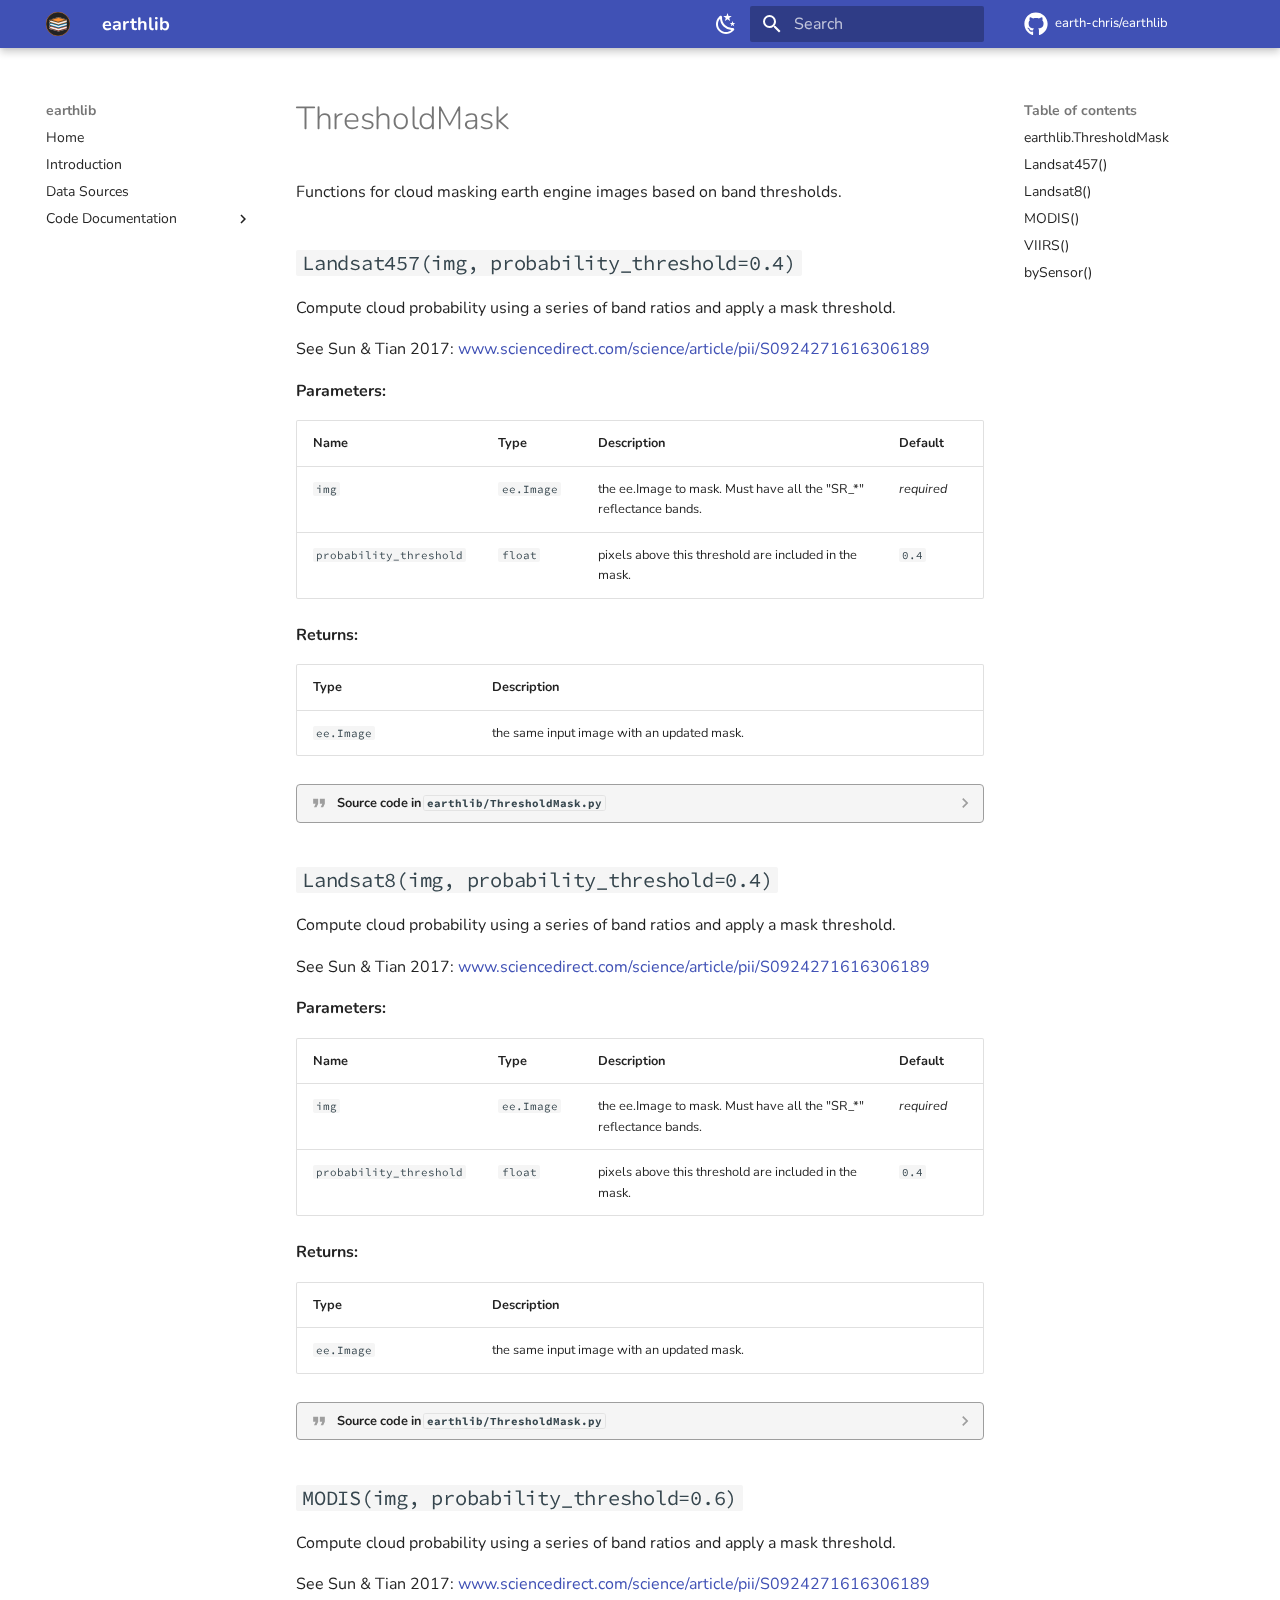
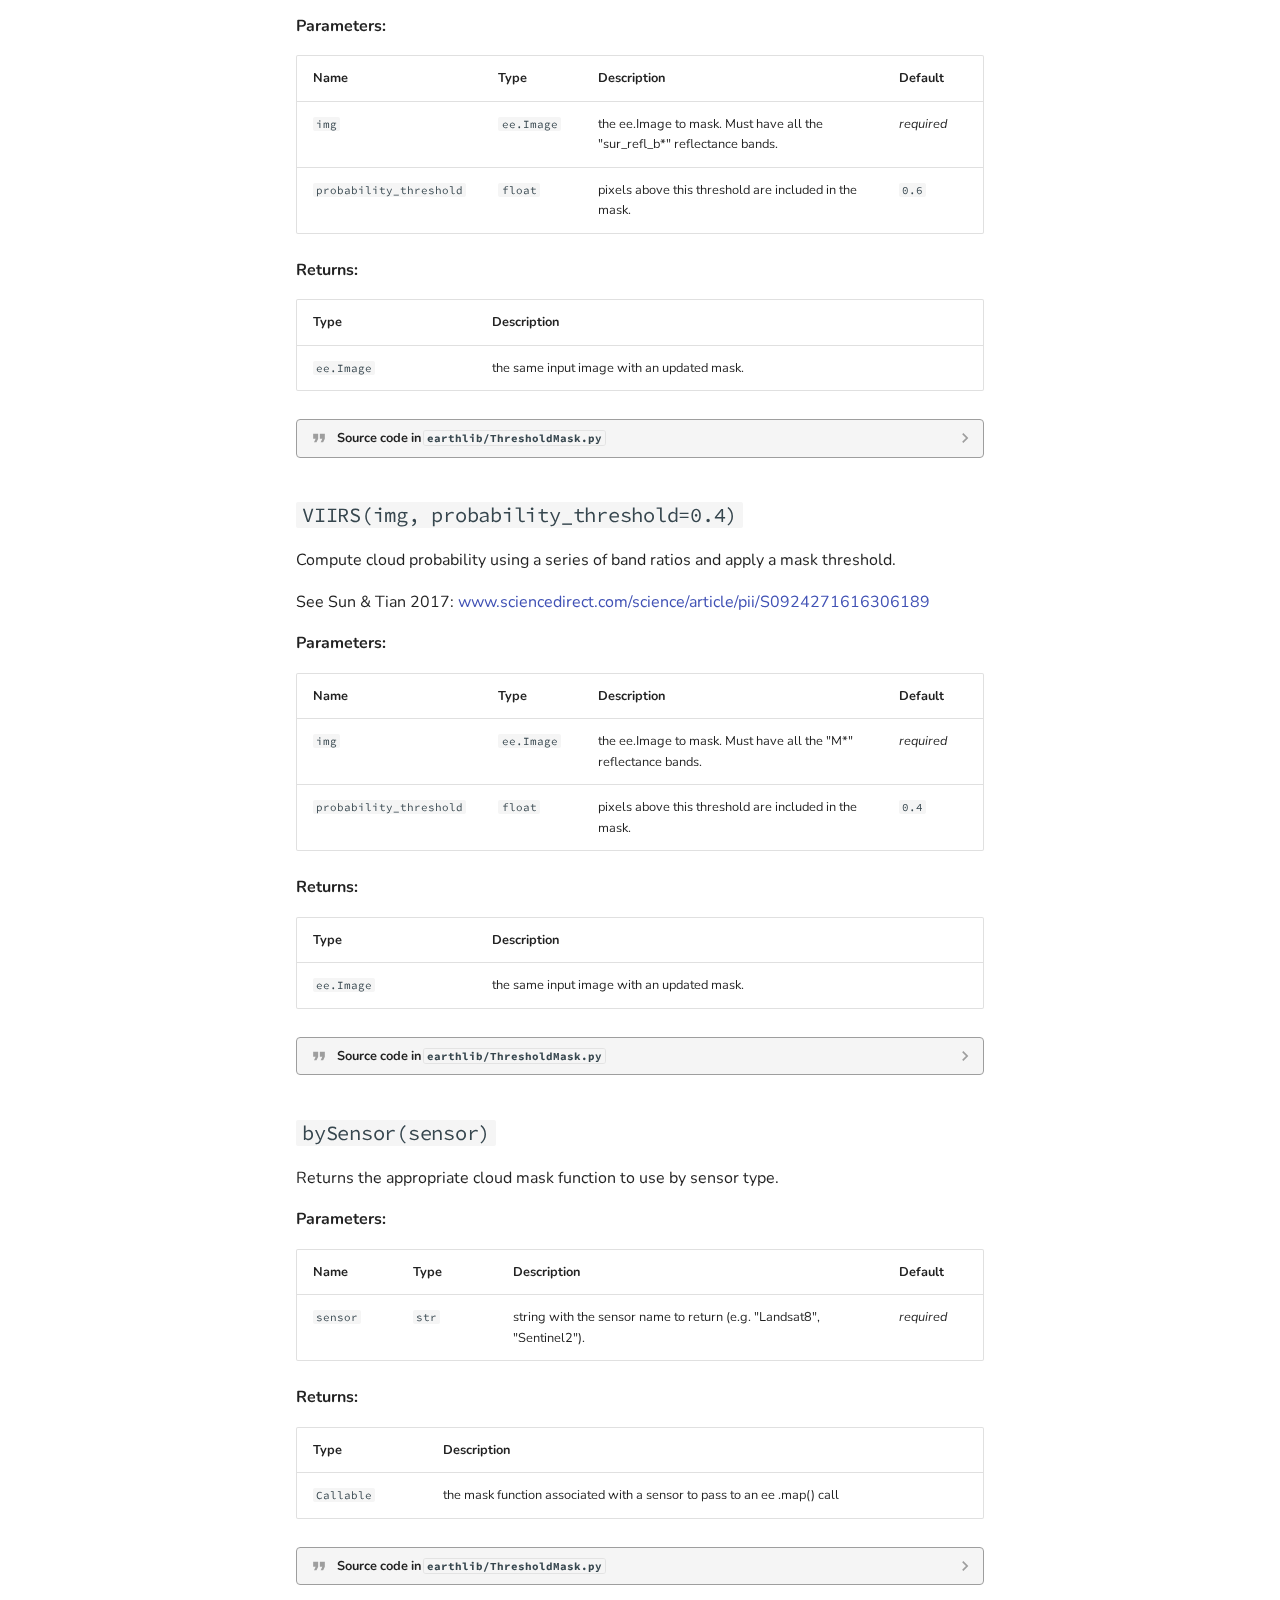
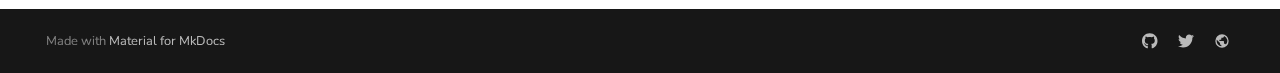
<file: module/ThresholdMask/index.html>
<!doctype html>
<html lang="en" class="no-js">
  <head>
    
      <meta charset="utf-8">
      <meta name="viewport" content="width=device-width,initial-scale=1">
      
        <meta name="description" content="Spectral unmixing tools for satellite land cover mapping.">
      
      
      
        <link rel="canonical" href="https://earth-chris.github.io/earthlib/module/ThresholdMask/">
      
      
      
      
      <link rel="icon" href="../../img/favicon.png">
      <meta name="generator" content="mkdocs-1.5.2, mkdocs-material-9.2.7">
    
    
      
        <title>ThresholdMask - earthlib</title>
      
    
    
      <link rel="stylesheet" href="../../assets/stylesheets/main.046329b4.min.css">
      
        
        <link rel="stylesheet" href="../../assets/stylesheets/palette.85d0ee34.min.css">
      
      


    
    
      
    
    
      
        
        
        <link rel="preconnect" href="https://fonts.gstatic.com" crossorigin>
        <link rel="stylesheet" href="https://fonts.googleapis.com/css?family=Nunito:300,300i,400,400i,700,700i%7CSource+Code+Pro:400,400i,700,700i&display=fallback">
        <style>:root{--md-text-font:"Nunito";--md-code-font:"Source Code Pro"}</style>
      
    
    
      <link rel="stylesheet" href="../../assets/_mkdocstrings.css">
    
      <link rel="stylesheet" href="https://earth-chris.github.io/shared/mkdocs.css">
    
    <script>__md_scope=new URL("../..",location),__md_hash=e=>[...e].reduce((e,_)=>(e<<5)-e+_.charCodeAt(0),0),__md_get=(e,_=localStorage,t=__md_scope)=>JSON.parse(_.getItem(t.pathname+"."+e)),__md_set=(e,_,t=localStorage,a=__md_scope)=>{try{t.setItem(a.pathname+"."+e,JSON.stringify(_))}catch(e){}}</script>
    
      

    
    
    
  </head>
  
  
    
    
      
    
    
    
    
    <body dir="ltr" data-md-color-scheme="earthchris-light" data-md-color-primary="indigo" data-md-color-accent="indigo">
  
    
    
      <script>var palette=__md_get("__palette");if(palette&&"object"==typeof palette.color)for(var key of Object.keys(palette.color))document.body.setAttribute("data-md-color-"+key,palette.color[key])</script>
    
    <input class="md-toggle" data-md-toggle="drawer" type="checkbox" id="__drawer" autocomplete="off">
    <input class="md-toggle" data-md-toggle="search" type="checkbox" id="__search" autocomplete="off">
    <label class="md-overlay" for="__drawer"></label>
    <div data-md-component="skip">
      
        
        <a href="#earthlib.ThresholdMask" class="md-skip">
          Skip to content
        </a>
      
    </div>
    <div data-md-component="announce">
      
    </div>
    
    
      

  

<header class="md-header md-header--shadow" data-md-component="header">
  <nav class="md-header__inner md-grid" aria-label="Header">
    <a href="../.." title="earthlib" class="md-header__button md-logo" aria-label="earthlib" data-md-component="logo">
      
  <img src="../../img/earthlib.svg" alt="logo">

    </a>
    <label class="md-header__button md-icon" for="__drawer">
      
      <svg xmlns="http://www.w3.org/2000/svg" viewBox="0 0 24 24"><path d="M3 6h18v2H3V6m0 5h18v2H3v-2m0 5h18v2H3v-2Z"/></svg>
    </label>
    <div class="md-header__title" data-md-component="header-title">
      <div class="md-header__ellipsis">
        <div class="md-header__topic">
          <span class="md-ellipsis">
            earthlib
          </span>
        </div>
        <div class="md-header__topic" data-md-component="header-topic">
          <span class="md-ellipsis">
            
              ThresholdMask
            
          </span>
        </div>
      </div>
    </div>
    
      
        <form class="md-header__option" data-md-component="palette">
  
    
    
    
    <input class="md-option" data-md-color-media="(prefers-color-scheme: light)" data-md-color-scheme="earthchris-light" data-md-color-primary="indigo" data-md-color-accent="indigo"  aria-label="Go dark"  type="radio" name="__palette" id="__palette_1">
    
      <label class="md-header__button md-icon" title="Go dark" for="__palette_2" hidden>
        <svg xmlns="http://www.w3.org/2000/svg" viewBox="0 0 24 24"><path d="m17.75 4.09-2.53 1.94.91 3.06-2.63-1.81-2.63 1.81.91-3.06-2.53-1.94L12.44 4l1.06-3 1.06 3 3.19.09m3.5 6.91-1.64 1.25.59 1.98-1.7-1.17-1.7 1.17.59-1.98L15.75 11l2.06-.05L18.5 9l.69 1.95 2.06.05m-2.28 4.95c.83-.08 1.72 1.1 1.19 1.85-.32.45-.66.87-1.08 1.27C15.17 23 8.84 23 4.94 19.07c-3.91-3.9-3.91-10.24 0-14.14.4-.4.82-.76 1.27-1.08.75-.53 1.93.36 1.85 1.19-.27 2.86.69 5.83 2.89 8.02a9.96 9.96 0 0 0 8.02 2.89m-1.64 2.02a12.08 12.08 0 0 1-7.8-3.47c-2.17-2.19-3.33-5-3.49-7.82-2.81 3.14-2.7 7.96.31 10.98 3.02 3.01 7.84 3.12 10.98.31Z"/></svg>
      </label>
    
  
    
    
    
    <input class="md-option" data-md-color-media="(prefers-color-scheme: dark)" data-md-color-scheme="slate" data-md-color-primary="indigo" data-md-color-accent="indigo"  aria-label="Go light"  type="radio" name="__palette" id="__palette_2">
    
      <label class="md-header__button md-icon" title="Go light" for="__palette_1" hidden>
        <svg xmlns="http://www.w3.org/2000/svg" viewBox="0 0 24 24"><path d="M12 7a5 5 0 0 1 5 5 5 5 0 0 1-5 5 5 5 0 0 1-5-5 5 5 0 0 1 5-5m0 2a3 3 0 0 0-3 3 3 3 0 0 0 3 3 3 3 0 0 0 3-3 3 3 0 0 0-3-3m0-7 2.39 3.42C13.65 5.15 12.84 5 12 5c-.84 0-1.65.15-2.39.42L12 2M3.34 7l4.16-.35A7.2 7.2 0 0 0 5.94 8.5c-.44.74-.69 1.5-.83 2.29L3.34 7m.02 10 1.76-3.77a7.131 7.131 0 0 0 2.38 4.14L3.36 17M20.65 7l-1.77 3.79a7.023 7.023 0 0 0-2.38-4.15l4.15.36m-.01 10-4.14.36c.59-.51 1.12-1.14 1.54-1.86.42-.73.69-1.5.83-2.29L20.64 17M12 22l-2.41-3.44c.74.27 1.55.44 2.41.44.82 0 1.63-.17 2.37-.44L12 22Z"/></svg>
      </label>
    
  
</form>
      
    
    
    
      <label class="md-header__button md-icon" for="__search">
        
        <svg xmlns="http://www.w3.org/2000/svg" viewBox="0 0 24 24"><path d="M9.5 3A6.5 6.5 0 0 1 16 9.5c0 1.61-.59 3.09-1.56 4.23l.27.27h.79l5 5-1.5 1.5-5-5v-.79l-.27-.27A6.516 6.516 0 0 1 9.5 16 6.5 6.5 0 0 1 3 9.5 6.5 6.5 0 0 1 9.5 3m0 2C7 5 5 7 5 9.5S7 14 9.5 14 14 12 14 9.5 12 5 9.5 5Z"/></svg>
      </label>
      <div class="md-search" data-md-component="search" role="dialog">
  <label class="md-search__overlay" for="__search"></label>
  <div class="md-search__inner" role="search">
    <form class="md-search__form" name="search">
      <input type="text" class="md-search__input" name="query" aria-label="Search" placeholder="Search" autocapitalize="off" autocorrect="off" autocomplete="off" spellcheck="false" data-md-component="search-query" required>
      <label class="md-search__icon md-icon" for="__search">
        
        <svg xmlns="http://www.w3.org/2000/svg" viewBox="0 0 24 24"><path d="M9.5 3A6.5 6.5 0 0 1 16 9.5c0 1.61-.59 3.09-1.56 4.23l.27.27h.79l5 5-1.5 1.5-5-5v-.79l-.27-.27A6.516 6.516 0 0 1 9.5 16 6.5 6.5 0 0 1 3 9.5 6.5 6.5 0 0 1 9.5 3m0 2C7 5 5 7 5 9.5S7 14 9.5 14 14 12 14 9.5 12 5 9.5 5Z"/></svg>
        
        <svg xmlns="http://www.w3.org/2000/svg" viewBox="0 0 24 24"><path d="M20 11v2H8l5.5 5.5-1.42 1.42L4.16 12l7.92-7.92L13.5 5.5 8 11h12Z"/></svg>
      </label>
      <nav class="md-search__options" aria-label="Search">
        
        <button type="reset" class="md-search__icon md-icon" title="Clear" aria-label="Clear" tabindex="-1">
          
          <svg xmlns="http://www.w3.org/2000/svg" viewBox="0 0 24 24"><path d="M19 6.41 17.59 5 12 10.59 6.41 5 5 6.41 10.59 12 5 17.59 6.41 19 12 13.41 17.59 19 19 17.59 13.41 12 19 6.41Z"/></svg>
        </button>
      </nav>
      
    </form>
    <div class="md-search__output">
      <div class="md-search__scrollwrap" data-md-scrollfix>
        <div class="md-search-result" data-md-component="search-result">
          <div class="md-search-result__meta">
            Initializing search
          </div>
          <ol class="md-search-result__list" role="presentation"></ol>
        </div>
      </div>
    </div>
  </div>
</div>
    
    
      <div class="md-header__source">
        <a href="https://github.com/earth-chris/earthlib" title="Go to repository" class="md-source" data-md-component="source">
  <div class="md-source__icon md-icon">
    
    <svg xmlns="http://www.w3.org/2000/svg" viewBox="0 0 496 512"><!--! Font Awesome Free 6.4.2 by @fontawesome - https://fontawesome.com License - https://fontawesome.com/license/free (Icons: CC BY 4.0, Fonts: SIL OFL 1.1, Code: MIT License) Copyright 2023 Fonticons, Inc.--><path d="M165.9 397.4c0 2-2.3 3.6-5.2 3.6-3.3.3-5.6-1.3-5.6-3.6 0-2 2.3-3.6 5.2-3.6 3-.3 5.6 1.3 5.6 3.6zm-31.1-4.5c-.7 2 1.3 4.3 4.3 4.9 2.6 1 5.6 0 6.2-2s-1.3-4.3-4.3-5.2c-2.6-.7-5.5.3-6.2 2.3zm44.2-1.7c-2.9.7-4.9 2.6-4.6 4.9.3 2 2.9 3.3 5.9 2.6 2.9-.7 4.9-2.6 4.6-4.6-.3-1.9-3-3.2-5.9-2.9zM244.8 8C106.1 8 0 113.3 0 252c0 110.9 69.8 205.8 169.5 239.2 12.8 2.3 17.3-5.6 17.3-12.1 0-6.2-.3-40.4-.3-61.4 0 0-70 15-84.7-29.8 0 0-11.4-29.1-27.8-36.6 0 0-22.9-15.7 1.6-15.4 0 0 24.9 2 38.6 25.8 21.9 38.6 58.6 27.5 72.9 20.9 2.3-16 8.8-27.1 16-33.7-55.9-6.2-112.3-14.3-112.3-110.5 0-27.5 7.6-41.3 23.6-58.9-2.6-6.5-11.1-33.3 2.6-67.9 20.9-6.5 69 27 69 27 20-5.6 41.5-8.5 62.8-8.5s42.8 2.9 62.8 8.5c0 0 48.1-33.6 69-27 13.7 34.7 5.2 61.4 2.6 67.9 16 17.7 25.8 31.5 25.8 58.9 0 96.5-58.9 104.2-114.8 110.5 9.2 7.9 17 22.9 17 46.4 0 33.7-.3 75.4-.3 83.6 0 6.5 4.6 14.4 17.3 12.1C428.2 457.8 496 362.9 496 252 496 113.3 383.5 8 244.8 8zM97.2 352.9c-1.3 1-1 3.3.7 5.2 1.6 1.6 3.9 2.3 5.2 1 1.3-1 1-3.3-.7-5.2-1.6-1.6-3.9-2.3-5.2-1zm-10.8-8.1c-.7 1.3.3 2.9 2.3 3.9 1.6 1 3.6.7 4.3-.7.7-1.3-.3-2.9-2.3-3.9-2-.6-3.6-.3-4.3.7zm32.4 35.6c-1.6 1.3-1 4.3 1.3 6.2 2.3 2.3 5.2 2.6 6.5 1 1.3-1.3.7-4.3-1.3-6.2-2.2-2.3-5.2-2.6-6.5-1zm-11.4-14.7c-1.6 1-1.6 3.6 0 5.9 1.6 2.3 4.3 3.3 5.6 2.3 1.6-1.3 1.6-3.9 0-6.2-1.4-2.3-4-3.3-5.6-2z"/></svg>
  </div>
  <div class="md-source__repository">
    earth-chris/earthlib
  </div>
</a>
      </div>
    
  </nav>
  
</header>
    
    <div class="md-container" data-md-component="container">
      
      
        
          
        
      
      <main class="md-main" data-md-component="main">
        <div class="md-main__inner md-grid">
          
            
              
              <div class="md-sidebar md-sidebar--primary" data-md-component="sidebar" data-md-type="navigation" >
                <div class="md-sidebar__scrollwrap">
                  <div class="md-sidebar__inner">
                    



<nav class="md-nav md-nav--primary" aria-label="Navigation" data-md-level="0">
  <label class="md-nav__title" for="__drawer">
    <a href="../.." title="earthlib" class="md-nav__button md-logo" aria-label="earthlib" data-md-component="logo">
      
  <img src="../../img/earthlib.svg" alt="logo">

    </a>
    earthlib
  </label>
  
    <div class="md-nav__source">
      <a href="https://github.com/earth-chris/earthlib" title="Go to repository" class="md-source" data-md-component="source">
  <div class="md-source__icon md-icon">
    
    <svg xmlns="http://www.w3.org/2000/svg" viewBox="0 0 496 512"><!--! Font Awesome Free 6.4.2 by @fontawesome - https://fontawesome.com License - https://fontawesome.com/license/free (Icons: CC BY 4.0, Fonts: SIL OFL 1.1, Code: MIT License) Copyright 2023 Fonticons, Inc.--><path d="M165.9 397.4c0 2-2.3 3.6-5.2 3.6-3.3.3-5.6-1.3-5.6-3.6 0-2 2.3-3.6 5.2-3.6 3-.3 5.6 1.3 5.6 3.6zm-31.1-4.5c-.7 2 1.3 4.3 4.3 4.9 2.6 1 5.6 0 6.2-2s-1.3-4.3-4.3-5.2c-2.6-.7-5.5.3-6.2 2.3zm44.2-1.7c-2.9.7-4.9 2.6-4.6 4.9.3 2 2.9 3.3 5.9 2.6 2.9-.7 4.9-2.6 4.6-4.6-.3-1.9-3-3.2-5.9-2.9zM244.8 8C106.1 8 0 113.3 0 252c0 110.9 69.8 205.8 169.5 239.2 12.8 2.3 17.3-5.6 17.3-12.1 0-6.2-.3-40.4-.3-61.4 0 0-70 15-84.7-29.8 0 0-11.4-29.1-27.8-36.6 0 0-22.9-15.7 1.6-15.4 0 0 24.9 2 38.6 25.8 21.9 38.6 58.6 27.5 72.9 20.9 2.3-16 8.8-27.1 16-33.7-55.9-6.2-112.3-14.3-112.3-110.5 0-27.5 7.6-41.3 23.6-58.9-2.6-6.5-11.1-33.3 2.6-67.9 20.9-6.5 69 27 69 27 20-5.6 41.5-8.5 62.8-8.5s42.8 2.9 62.8 8.5c0 0 48.1-33.6 69-27 13.7 34.7 5.2 61.4 2.6 67.9 16 17.7 25.8 31.5 25.8 58.9 0 96.5-58.9 104.2-114.8 110.5 9.2 7.9 17 22.9 17 46.4 0 33.7-.3 75.4-.3 83.6 0 6.5 4.6 14.4 17.3 12.1C428.2 457.8 496 362.9 496 252 496 113.3 383.5 8 244.8 8zM97.2 352.9c-1.3 1-1 3.3.7 5.2 1.6 1.6 3.9 2.3 5.2 1 1.3-1 1-3.3-.7-5.2-1.6-1.6-3.9-2.3-5.2-1zm-10.8-8.1c-.7 1.3.3 2.9 2.3 3.9 1.6 1 3.6.7 4.3-.7.7-1.3-.3-2.9-2.3-3.9-2-.6-3.6-.3-4.3.7zm32.4 35.6c-1.6 1.3-1 4.3 1.3 6.2 2.3 2.3 5.2 2.6 6.5 1 1.3-1.3.7-4.3-1.3-6.2-2.2-2.3-5.2-2.6-6.5-1zm-11.4-14.7c-1.6 1-1.6 3.6 0 5.9 1.6 2.3 4.3 3.3 5.6 2.3 1.6-1.3 1.6-3.9 0-6.2-1.4-2.3-4-3.3-5.6-2z"/></svg>
  </div>
  <div class="md-source__repository">
    earth-chris/earthlib
  </div>
</a>
    </div>
  
  <ul class="md-nav__list" data-md-scrollfix>
    
      
      
  
  
  
    <li class="md-nav__item">
      <a href="../.." class="md-nav__link">
        
  
  <span class="md-ellipsis">
    Home
  </span>
  

      </a>
    </li>
  

    
      
      
  
  
  
    <li class="md-nav__item">
      <a href="../../introduction/" class="md-nav__link">
        
  
  <span class="md-ellipsis">
    Introduction
  </span>
  

      </a>
    </li>
  

    
      
      
  
  
  
    <li class="md-nav__item">
      <a href="../../sources/" class="md-nav__link">
        
  
  <span class="md-ellipsis">
    Data Sources
  </span>
  

      </a>
    </li>
  

    
      
      
  
  
  
    
    
    
    <li class="md-nav__item md-nav__item--nested">
      
        
        
        
        
        <input class="md-nav__toggle md-toggle " type="checkbox" id="__nav_4" >
        
          <label class="md-nav__link" for="__nav_4" id="__nav_4_label" tabindex="0">
            
  
  <span class="md-ellipsis">
    Code Documentation
  </span>
  

            <span class="md-nav__icon md-icon"></span>
          </label>
        
        <nav class="md-nav" data-md-level="1" aria-labelledby="__nav_4_label" aria-expanded="false">
          <label class="md-nav__title" for="__nav_4">
            <span class="md-nav__icon md-icon"></span>
            Code Documentation
          </label>
          <ul class="md-nav__list" data-md-scrollfix>
            
              
                
  
  
  
    <li class="md-nav__item">
      <a href="../BRDFCorrect/" class="md-nav__link">
        
  
  <span class="md-ellipsis">
    earthlib.BRDFCorrect
  </span>
  

      </a>
    </li>
  

              
            
              
                
  
  
  
    <li class="md-nav__item">
      <a href="../BrightMask/" class="md-nav__link">
        
  
  <span class="md-ellipsis">
    earthlib.BrightMask
  </span>
  

      </a>
    </li>
  

              
            
              
                
  
  
  
    <li class="md-nav__item">
      <a href="../CloudMask/" class="md-nav__link">
        
  
  <span class="md-ellipsis">
    earthlib.CloudMask
  </span>
  

      </a>
    </li>
  

              
            
              
                
  
  
  
    <li class="md-nav__item">
      <a href="../NIRv/" class="md-nav__link">
        
  
  <span class="md-ellipsis">
    earthlib.NIRv
  </span>
  

      </a>
    </li>
  

              
            
              
                
  
  
  
    <li class="md-nav__item">
      <a href="../Scale/" class="md-nav__link">
        
  
  <span class="md-ellipsis">
    earthlib.Scale
  </span>
  

      </a>
    </li>
  

              
            
              
                
  
  
  
    <li class="md-nav__item">
      <a href="../ShadeMask/" class="md-nav__link">
        
  
  <span class="md-ellipsis">
    earthlib.ShadeMask
  </span>
  

      </a>
    </li>
  

              
            
              
                
  
  
  
    <li class="md-nav__item">
      <a href="../Unmix/" class="md-nav__link">
        
  
  <span class="md-ellipsis">
    earthlib.Unmix
  </span>
  

      </a>
    </li>
  

              
            
              
                
  
  
  
    <li class="md-nav__item">
      <a href="../read/" class="md-nav__link">
        
  
  <span class="md-ellipsis">
    earthlib.read
  </span>
  

      </a>
    </li>
  

              
            
              
                
  
  
  
    <li class="md-nav__item">
      <a href="../utils/" class="md-nav__link">
        
  
  <span class="md-ellipsis">
    earthlib.utils
  </span>
  

      </a>
    </li>
  

              
            
          </ul>
        </nav>
      
    </li>
  

    
  </ul>
</nav>
                  </div>
                </div>
              </div>
            
            
              
              <div class="md-sidebar md-sidebar--secondary" data-md-component="sidebar" data-md-type="toc" >
                <div class="md-sidebar__scrollwrap">
                  <div class="md-sidebar__inner">
                    

<nav class="md-nav md-nav--secondary" aria-label="Table of contents">
  
  
  
  
    <label class="md-nav__title" for="__toc">
      <span class="md-nav__icon md-icon"></span>
      Table of contents
    </label>
    <ul class="md-nav__list" data-md-component="toc" data-md-scrollfix>
      
        <li class="md-nav__item">
  <a href="#earthlib.ThresholdMask" class="md-nav__link">
    earthlib.ThresholdMask
  </a>
  
</li>
      
        <li class="md-nav__item">
  <a href="#earthlib.ThresholdMask.Landsat457" class="md-nav__link">
    Landsat457()
  </a>
  
</li>
      
        <li class="md-nav__item">
  <a href="#earthlib.ThresholdMask.Landsat8" class="md-nav__link">
    Landsat8()
  </a>
  
</li>
      
        <li class="md-nav__item">
  <a href="#earthlib.ThresholdMask.MODIS" class="md-nav__link">
    MODIS()
  </a>
  
</li>
      
        <li class="md-nav__item">
  <a href="#earthlib.ThresholdMask.VIIRS" class="md-nav__link">
    VIIRS()
  </a>
  
</li>
      
        <li class="md-nav__item">
  <a href="#earthlib.ThresholdMask.bySensor" class="md-nav__link">
    bySensor()
  </a>
  
</li>
      
    </ul>
  
</nav>
                  </div>
                </div>
              </div>
            
          
          
            <div class="md-content" data-md-component="content">
              <article class="md-content__inner md-typeset">
                
                  

  
  


  <h1>ThresholdMask</h1>

<div class="doc doc-object doc-module">


<a id="earthlib.ThresholdMask"></a>
  <div class="doc doc-contents first">
  
      <p>Functions for cloud masking earth engine images based on band thresholds.</p>

  

  <div class="doc doc-children">









<div class="doc doc-object doc-function">



<h2 class="doc doc-heading" id="earthlib.ThresholdMask.Landsat457">
<code class="codehilite language-python"><span class="n">Landsat457</span><span class="p">(</span><span class="n">img</span><span class="p">,</span> <span class="n">probability_threshold</span><span class="o">=</span><span class="mf">0.4</span><span class="p">)</span></code>

<a class="headerlink" href="#earthlib.ThresholdMask.Landsat457" title="Permanent link">&para;</a></h2>


  <div class="doc doc-contents ">
  
      <p>Compute cloud probability using a series of band ratios and apply a mask threshold.</p>
<p>See Sun &amp; Tian 2017: <a href="https://www.sciencedirect.com/science/article/pii/S0924271616306189">www.sciencedirect.com/science/article/pii/S0924271616306189</a></p>

  <p><strong>Parameters:</strong></p>
  <table>
    <thead>
      <tr>
        <th>Name</th>
        <th>Type</th>
        <th>Description</th>
        <th>Default</th>
      </tr>
    </thead>
    <tbody>
        <tr>
          <td><code>img</code></td>
          <td>
                <code>ee.<span title="ee.Image">Image</span></code>
          </td>
          <td>
            <div class="doc-md-description">
              <p>the ee.Image to mask. Must have all the "SR_*" reflectance bands.</p>
            </div>
          </td>
          <td>
              <em>required</em>
          </td>
        </tr>
        <tr>
          <td><code>probability_threshold</code></td>
          <td>
                <code>float</code>
          </td>
          <td>
            <div class="doc-md-description">
              <p>pixels above this threshold are included in the mask.</p>
            </div>
          </td>
          <td>
                <code>0.4</code>
          </td>
        </tr>
    </tbody>
  </table>

  <p><strong>Returns:</strong></p>
  <table>
    <thead>
      <tr>
        <th>Type</th>
        <th>Description</th>
      </tr>
    </thead>
    <tbody>
        <tr>
          <td>
                <code>ee.<span title="ee.Image">Image</span></code>
          </td>
          <td>
            <div class="doc-md-description">
              <p>the same input image with an updated mask.</p>
            </div>
          </td>
        </tr>
    </tbody>
  </table>

      <details class="quote">
        <summary>Source code in <code>earthlib/ThresholdMask.py</code></summary>
        <div class="codehilite"><table class="codehilitetable"><tr><td class="linenos"><div class="linenodiv"><pre><span></span><span class="normal">37</span>
<span class="normal">38</span>
<span class="normal">39</span>
<span class="normal">40</span>
<span class="normal">41</span>
<span class="normal">42</span>
<span class="normal">43</span>
<span class="normal">44</span>
<span class="normal">45</span>
<span class="normal">46</span>
<span class="normal">47</span>
<span class="normal">48</span>
<span class="normal">49</span>
<span class="normal">50</span>
<span class="normal">51</span>
<span class="normal">52</span>
<span class="normal">53</span>
<span class="normal">54</span>
<span class="normal">55</span>
<span class="normal">56</span>
<span class="normal">57</span>
<span class="normal">58</span>
<span class="normal">59</span>
<span class="normal">60</span>
<span class="normal">61</span>
<span class="normal">62</span>
<span class="normal">63</span>
<span class="normal">64</span>
<span class="normal">65</span>
<span class="normal">66</span>
<span class="normal">67</span>
<span class="normal">68</span>
<span class="normal">69</span>
<span class="normal">70</span>
<span class="normal">71</span>
<span class="normal">72</span>
<span class="normal">73</span>
<span class="normal">74</span>
<span class="normal">75</span>
<span class="normal">76</span>
<span class="normal">77</span>
<span class="normal">78</span>
<span class="normal">79</span>
<span class="normal">80</span></pre></div></td><td class="code"><div><pre><span></span><code><span class="k">def</span> <span class="nf">Landsat457</span><span class="p">(</span><span class="n">img</span><span class="p">:</span> <span class="n">ee</span><span class="o">.</span><span class="n">Image</span><span class="p">,</span> <span class="n">probability_threshold</span><span class="p">:</span> <span class="nb">float</span> <span class="o">=</span> <span class="mf">0.4</span><span class="p">)</span> <span class="o">-&gt;</span> <span class="n">ee</span><span class="o">.</span><span class="n">Image</span><span class="p">:</span>
<span class="w">    </span><span class="sd">&quot;&quot;&quot;Compute cloud probability using a series of band ratios and apply a mask threshold.</span>

<span class="sd">    See Sun &amp; Tian 2017: https://www.sciencedirect.com/science/article/pii/S0924271616306189</span>

<span class="sd">    Args:</span>
<span class="sd">        img: the ee.Image to mask. Must have all the &quot;SR_*&quot; reflectance bands.</span>
<span class="sd">        probability_threshold: pixels above this threshold are included in the mask.</span>

<span class="sd">    Returns:</span>
<span class="sd">        the same input image with an updated mask.</span>
<span class="sd">    &quot;&quot;&quot;</span>
    <span class="c1"># band specifications</span>
    <span class="n">blue</span> <span class="o">=</span> <span class="n">img</span><span class="o">.</span><span class="n">select</span><span class="p">(</span><span class="s2">&quot;SR_B1&quot;</span><span class="p">)</span>
    <span class="n">green</span> <span class="o">=</span> <span class="n">img</span><span class="o">.</span><span class="n">select</span><span class="p">(</span><span class="s2">&quot;SR_B2&quot;</span><span class="p">)</span>
    <span class="n">red</span> <span class="o">=</span> <span class="n">img</span><span class="o">.</span><span class="n">select</span><span class="p">(</span><span class="s2">&quot;SR_B3&quot;</span><span class="p">)</span>
    <span class="n">nir</span> <span class="o">=</span> <span class="n">img</span><span class="o">.</span><span class="n">select</span><span class="p">(</span><span class="s2">&quot;SR_B4&quot;</span><span class="p">)</span>
    <span class="n">swir1</span> <span class="o">=</span> <span class="n">img</span><span class="o">.</span><span class="n">select</span><span class="p">(</span><span class="s2">&quot;SR_B5&quot;</span><span class="p">)</span>
    <span class="n">swir2</span> <span class="o">=</span> <span class="n">img</span><span class="o">.</span><span class="n">select</span><span class="p">(</span><span class="s2">&quot;SR_B7&quot;</span><span class="p">)</span>

    <span class="c1"># single band thresholds</span>
    <span class="n">s1</span> <span class="o">=</span> <span class="n">blue</span><span class="o">.</span><span class="n">gt</span><span class="p">(</span><span class="mf">0.2</span><span class="p">)</span>
    <span class="n">s2</span> <span class="o">=</span> <span class="n">green</span><span class="o">.</span><span class="n">gt</span><span class="p">(</span><span class="mf">0.2</span><span class="p">)</span>
    <span class="n">s3</span> <span class="o">=</span> <span class="n">red</span><span class="o">.</span><span class="n">gt</span><span class="p">(</span><span class="mf">0.21</span><span class="p">)</span>
    <span class="n">s4</span> <span class="o">=</span> <span class="n">swir1</span><span class="o">.</span><span class="n">gt</span><span class="p">(</span><span class="mf">0.29</span><span class="p">)</span>
    <span class="n">s5</span> <span class="o">=</span> <span class="n">swir2</span><span class="o">.</span><span class="n">gt</span><span class="p">(</span><span class="mf">0.25</span><span class="p">)</span>

    <span class="c1"># multi-band thresholds</span>
    <span class="n">m3</span> <span class="o">=</span> <span class="n">blue</span><span class="o">.</span><span class="n">gt</span><span class="p">(</span><span class="mf">0.16</span><span class="p">)</span><span class="o">.</span><span class="n">And</span><span class="p">(</span><span class="n">nir</span><span class="o">.</span><span class="n">gt</span><span class="p">(</span><span class="mf">0.26</span><span class="p">))</span>
    <span class="n">m4</span> <span class="o">=</span> <span class="n">blue</span><span class="o">.</span><span class="n">gt</span><span class="p">(</span><span class="mf">0.20</span><span class="p">)</span><span class="o">.</span><span class="n">And</span><span class="p">(</span><span class="n">swir1</span><span class="o">.</span><span class="n">gt</span><span class="p">(</span><span class="mf">0.20</span><span class="p">))</span>
    <span class="n">m5</span> <span class="o">=</span> <span class="n">green</span><span class="o">.</span><span class="n">gt</span><span class="p">(</span><span class="mf">0.12</span><span class="p">)</span><span class="o">.</span><span class="n">And</span><span class="p">(</span><span class="n">nir</span><span class="o">.</span><span class="n">gt</span><span class="p">(</span><span class="mf">0.32</span><span class="p">))</span>
    <span class="n">m6</span> <span class="o">=</span> <span class="n">red</span><span class="o">.</span><span class="n">gt</span><span class="p">(</span><span class="mf">0.14</span><span class="p">)</span><span class="o">.</span><span class="n">And</span><span class="p">(</span><span class="n">nir</span><span class="o">.</span><span class="n">gt</span><span class="p">(</span><span class="mf">0.35</span><span class="p">))</span>
    <span class="n">m7</span> <span class="o">=</span> <span class="n">nir</span><span class="o">.</span><span class="n">gt</span><span class="p">(</span><span class="mf">0.40</span><span class="p">)</span><span class="o">.</span><span class="n">And</span><span class="p">(</span><span class="n">swir1</span><span class="o">.</span><span class="n">gt</span><span class="p">(</span><span class="mf">0.30</span><span class="p">))</span>

    <span class="c1"># band ratio</span>
    <span class="n">ratio</span> <span class="o">=</span> <span class="n">swir1</span><span class="o">.</span><span class="n">divide</span><span class="p">(</span><span class="n">swir2</span><span class="p">)</span>
    <span class="n">ratio_thresh</span> <span class="o">=</span> <span class="n">ratio</span><span class="o">.</span><span class="n">gt</span><span class="p">(</span><span class="mf">0.91</span><span class="p">)</span><span class="o">.</span><span class="n">And</span><span class="p">(</span><span class="n">ratio</span><span class="o">.</span><span class="n">lt</span><span class="p">(</span><span class="mf">1.83</span><span class="p">))</span>

    <span class="c1"># merge and average the results</span>
    <span class="n">stack</span> <span class="o">=</span> <span class="n">s1</span><span class="o">.</span><span class="n">addBands</span><span class="p">([</span><span class="n">s2</span><span class="p">,</span> <span class="n">s3</span><span class="p">,</span> <span class="n">s4</span><span class="p">,</span> <span class="n">s5</span><span class="p">,</span> <span class="n">m1</span><span class="p">,</span> <span class="n">m2</span><span class="p">,</span> <span class="n">m3</span><span class="p">,</span> <span class="n">m4</span><span class="p">,</span> <span class="n">m5</span><span class="p">,</span> <span class="n">m6</span><span class="p">,</span> <span class="n">m7</span><span class="p">,</span> <span class="n">ratio_thresh</span><span class="p">])</span>
    <span class="n">probability</span> <span class="o">=</span> <span class="n">stack</span><span class="o">.</span><span class="n">reduce</span><span class="p">(</span><span class="n">ee</span><span class="o">.</span><span class="n">Reducer</span><span class="o">.</span><span class="n">mean</span><span class="p">())</span>
    <span class="n">mask</span> <span class="o">=</span> <span class="n">probability</span><span class="o">.</span><span class="n">lt</span><span class="p">(</span><span class="n">probability_threshold</span><span class="p">)</span>

    <span class="k">return</span> <span class="n">img</span><span class="o">.</span><span class="n">updateMask</span><span class="p">(</span><span class="n">mask</span><span class="p">)</span>
</code></pre></div></td></tr></table></div>
      </details>
  </div>

</div>

<div class="doc doc-object doc-function">



<h2 class="doc doc-heading" id="earthlib.ThresholdMask.Landsat8">
<code class="codehilite language-python"><span class="n">Landsat8</span><span class="p">(</span><span class="n">img</span><span class="p">,</span> <span class="n">probability_threshold</span><span class="o">=</span><span class="mf">0.4</span><span class="p">)</span></code>

<a class="headerlink" href="#earthlib.ThresholdMask.Landsat8" title="Permanent link">&para;</a></h2>


  <div class="doc doc-contents ">
  
      <p>Compute cloud probability using a series of band ratios and apply a mask threshold.</p>
<p>See Sun &amp; Tian 2017: <a href="https://www.sciencedirect.com/science/article/pii/S0924271616306189">www.sciencedirect.com/science/article/pii/S0924271616306189</a></p>

  <p><strong>Parameters:</strong></p>
  <table>
    <thead>
      <tr>
        <th>Name</th>
        <th>Type</th>
        <th>Description</th>
        <th>Default</th>
      </tr>
    </thead>
    <tbody>
        <tr>
          <td><code>img</code></td>
          <td>
                <code>ee.<span title="ee.Image">Image</span></code>
          </td>
          <td>
            <div class="doc-md-description">
              <p>the ee.Image to mask. Must have all the "SR_*" reflectance bands.</p>
            </div>
          </td>
          <td>
              <em>required</em>
          </td>
        </tr>
        <tr>
          <td><code>probability_threshold</code></td>
          <td>
                <code>float</code>
          </td>
          <td>
            <div class="doc-md-description">
              <p>pixels above this threshold are included in the mask.</p>
            </div>
          </td>
          <td>
                <code>0.4</code>
          </td>
        </tr>
    </tbody>
  </table>

  <p><strong>Returns:</strong></p>
  <table>
    <thead>
      <tr>
        <th>Type</th>
        <th>Description</th>
      </tr>
    </thead>
    <tbody>
        <tr>
          <td>
                <code>ee.<span title="ee.Image">Image</span></code>
          </td>
          <td>
            <div class="doc-md-description">
              <p>the same input image with an updated mask.</p>
            </div>
          </td>
        </tr>
    </tbody>
  </table>

      <details class="quote">
        <summary>Source code in <code>earthlib/ThresholdMask.py</code></summary>
        <div class="codehilite"><table class="codehilitetable"><tr><td class="linenos"><div class="linenodiv"><pre><span></span><span class="normal"> 83</span>
<span class="normal"> 84</span>
<span class="normal"> 85</span>
<span class="normal"> 86</span>
<span class="normal"> 87</span>
<span class="normal"> 88</span>
<span class="normal"> 89</span>
<span class="normal"> 90</span>
<span class="normal"> 91</span>
<span class="normal"> 92</span>
<span class="normal"> 93</span>
<span class="normal"> 94</span>
<span class="normal"> 95</span>
<span class="normal"> 96</span>
<span class="normal"> 97</span>
<span class="normal"> 98</span>
<span class="normal"> 99</span>
<span class="normal">100</span>
<span class="normal">101</span>
<span class="normal">102</span>
<span class="normal">103</span>
<span class="normal">104</span>
<span class="normal">105</span>
<span class="normal">106</span>
<span class="normal">107</span>
<span class="normal">108</span>
<span class="normal">109</span>
<span class="normal">110</span>
<span class="normal">111</span>
<span class="normal">112</span>
<span class="normal">113</span>
<span class="normal">114</span>
<span class="normal">115</span>
<span class="normal">116</span>
<span class="normal">117</span>
<span class="normal">118</span>
<span class="normal">119</span>
<span class="normal">120</span>
<span class="normal">121</span>
<span class="normal">122</span>
<span class="normal">123</span>
<span class="normal">124</span>
<span class="normal">125</span>
<span class="normal">126</span>
<span class="normal">127</span>
<span class="normal">128</span>
<span class="normal">129</span></pre></div></td><td class="code"><div><pre><span></span><code><span class="k">def</span> <span class="nf">Landsat8</span><span class="p">(</span><span class="n">img</span><span class="p">:</span> <span class="n">ee</span><span class="o">.</span><span class="n">Image</span><span class="p">,</span> <span class="n">probability_threshold</span><span class="p">:</span> <span class="nb">float</span> <span class="o">=</span> <span class="mf">0.4</span><span class="p">)</span> <span class="o">-&gt;</span> <span class="n">ee</span><span class="o">.</span><span class="n">Image</span><span class="p">:</span>
<span class="w">    </span><span class="sd">&quot;&quot;&quot;Compute cloud probability using a series of band ratios and apply a mask threshold.</span>

<span class="sd">    See Sun &amp; Tian 2017: https://www.sciencedirect.com/science/article/pii/S0924271616306189</span>

<span class="sd">    Args:</span>
<span class="sd">        img: the ee.Image to mask. Must have all the &quot;SR_*&quot; reflectance bands.</span>
<span class="sd">        probability_threshold: pixels above this threshold are included in the mask.</span>

<span class="sd">    Returns:</span>
<span class="sd">        the same input image with an updated mask.</span>
<span class="sd">    &quot;&quot;&quot;</span>
    <span class="c1"># band specifications</span>
    <span class="n">ultrablue</span> <span class="o">=</span> <span class="n">img</span><span class="o">.</span><span class="n">select</span><span class="p">(</span><span class="s2">&quot;SR_B1&quot;</span><span class="p">)</span>
    <span class="n">blue</span> <span class="o">=</span> <span class="n">img</span><span class="o">.</span><span class="n">select</span><span class="p">(</span><span class="s2">&quot;SR_B2&quot;</span><span class="p">)</span>
    <span class="n">green</span> <span class="o">=</span> <span class="n">img</span><span class="o">.</span><span class="n">select</span><span class="p">(</span><span class="s2">&quot;SR_B3&quot;</span><span class="p">)</span>
    <span class="n">red</span> <span class="o">=</span> <span class="n">img</span><span class="o">.</span><span class="n">select</span><span class="p">(</span><span class="s2">&quot;SR_B4&quot;</span><span class="p">)</span>
    <span class="n">nir</span> <span class="o">=</span> <span class="n">img</span><span class="o">.</span><span class="n">select</span><span class="p">(</span><span class="s2">&quot;SR_B5&quot;</span><span class="p">)</span>
    <span class="n">swir1</span> <span class="o">=</span> <span class="n">img</span><span class="o">.</span><span class="n">select</span><span class="p">(</span><span class="s2">&quot;SR_B6&quot;</span><span class="p">)</span>
    <span class="n">swir2</span> <span class="o">=</span> <span class="n">img</span><span class="o">.</span><span class="n">select</span><span class="p">(</span><span class="s2">&quot;SR_B7&quot;</span><span class="p">)</span>

    <span class="c1"># single band thresholds</span>
    <span class="n">s1</span> <span class="o">=</span> <span class="n">blue</span><span class="o">.</span><span class="n">gt</span><span class="p">(</span><span class="mf">0.2</span><span class="p">)</span>
    <span class="n">s2</span> <span class="o">=</span> <span class="n">green</span><span class="o">.</span><span class="n">gt</span><span class="p">(</span><span class="mf">0.2</span><span class="p">)</span>
    <span class="n">s3</span> <span class="o">=</span> <span class="n">red</span><span class="o">.</span><span class="n">gt</span><span class="p">(</span><span class="mf">0.21</span><span class="p">)</span>
    <span class="n">s4</span> <span class="o">=</span> <span class="n">swir1</span><span class="o">.</span><span class="n">gt</span><span class="p">(</span><span class="mf">0.29</span><span class="p">)</span>
    <span class="n">s5</span> <span class="o">=</span> <span class="n">swir2</span><span class="o">.</span><span class="n">gt</span><span class="p">(</span><span class="mf">0.25</span><span class="p">)</span>

    <span class="c1"># multi-band thresholds</span>
    <span class="n">m1</span> <span class="o">=</span> <span class="n">ultrablue</span><span class="o">.</span><span class="n">gt</span><span class="p">(</span><span class="mf">0.24</span><span class="p">)</span><span class="o">.</span><span class="n">And</span><span class="p">(</span><span class="n">nir</span><span class="o">.</span><span class="n">gt</span><span class="p">(</span><span class="mf">0.26</span><span class="p">))</span>
    <span class="n">m2</span> <span class="o">=</span> <span class="n">ultrablue</span><span class="o">.</span><span class="n">gt</span><span class="p">(</span><span class="mf">0.24</span><span class="p">)</span><span class="o">.</span><span class="n">And</span><span class="p">(</span><span class="n">swir1</span><span class="o">.</span><span class="n">gt</span><span class="p">(</span><span class="mf">0.20</span><span class="p">))</span>
    <span class="n">m3</span> <span class="o">=</span> <span class="n">blue</span><span class="o">.</span><span class="n">gt</span><span class="p">(</span><span class="mf">0.16</span><span class="p">)</span><span class="o">.</span><span class="n">And</span><span class="p">(</span><span class="n">nir</span><span class="o">.</span><span class="n">gt</span><span class="p">(</span><span class="mf">0.26</span><span class="p">))</span>
    <span class="n">m4</span> <span class="o">=</span> <span class="n">blue</span><span class="o">.</span><span class="n">gt</span><span class="p">(</span><span class="mf">0.20</span><span class="p">)</span><span class="o">.</span><span class="n">And</span><span class="p">(</span><span class="n">swir1</span><span class="o">.</span><span class="n">gt</span><span class="p">(</span><span class="mf">0.20</span><span class="p">))</span>
    <span class="n">m5</span> <span class="o">=</span> <span class="n">green</span><span class="o">.</span><span class="n">gt</span><span class="p">(</span><span class="mf">0.12</span><span class="p">)</span><span class="o">.</span><span class="n">And</span><span class="p">(</span><span class="n">nir</span><span class="o">.</span><span class="n">gt</span><span class="p">(</span><span class="mf">0.32</span><span class="p">))</span>
    <span class="n">m6</span> <span class="o">=</span> <span class="n">red</span><span class="o">.</span><span class="n">gt</span><span class="p">(</span><span class="mf">0.14</span><span class="p">)</span><span class="o">.</span><span class="n">And</span><span class="p">(</span><span class="n">nir</span><span class="o">.</span><span class="n">gt</span><span class="p">(</span><span class="mf">0.35</span><span class="p">))</span>
    <span class="n">m7</span> <span class="o">=</span> <span class="n">nir</span><span class="o">.</span><span class="n">gt</span><span class="p">(</span><span class="mf">0.40</span><span class="p">)</span><span class="o">.</span><span class="n">And</span><span class="p">(</span><span class="n">swir1</span><span class="o">.</span><span class="n">gt</span><span class="p">(</span><span class="mf">0.30</span><span class="p">))</span>

    <span class="c1"># band ratio</span>
    <span class="n">ratio</span> <span class="o">=</span> <span class="n">swir1</span><span class="o">.</span><span class="n">divide</span><span class="p">(</span><span class="n">swir2</span><span class="p">)</span>
    <span class="n">ratio_thresh</span> <span class="o">=</span> <span class="n">ratio</span><span class="o">.</span><span class="n">gt</span><span class="p">(</span><span class="mf">0.91</span><span class="p">)</span><span class="o">.</span><span class="n">And</span><span class="p">(</span><span class="n">ratio</span><span class="o">.</span><span class="n">lt</span><span class="p">(</span><span class="mf">1.83</span><span class="p">))</span>

    <span class="c1"># merge and average the results</span>
    <span class="n">stack</span> <span class="o">=</span> <span class="n">s1</span><span class="o">.</span><span class="n">addBands</span><span class="p">([</span><span class="n">s2</span><span class="p">,</span> <span class="n">s3</span><span class="p">,</span> <span class="n">s4</span><span class="p">,</span> <span class="n">s5</span><span class="p">,</span> <span class="n">m1</span><span class="p">,</span> <span class="n">m2</span><span class="p">,</span> <span class="n">m3</span><span class="p">,</span> <span class="n">m4</span><span class="p">,</span> <span class="n">m5</span><span class="p">,</span> <span class="n">m6</span><span class="p">,</span> <span class="n">m7</span><span class="p">,</span> <span class="n">ratio_thresh</span><span class="p">])</span>
    <span class="n">probability</span> <span class="o">=</span> <span class="n">stack</span><span class="o">.</span><span class="n">reduce</span><span class="p">(</span><span class="n">ee</span><span class="o">.</span><span class="n">Reducer</span><span class="o">.</span><span class="n">mean</span><span class="p">())</span>
    <span class="n">mask</span> <span class="o">=</span> <span class="n">probability</span><span class="o">.</span><span class="n">lt</span><span class="p">(</span><span class="n">probability_threshold</span><span class="p">)</span>

    <span class="k">return</span> <span class="n">img</span><span class="o">.</span><span class="n">updateMask</span><span class="p">(</span><span class="n">mask</span><span class="p">)</span>
</code></pre></div></td></tr></table></div>
      </details>
  </div>

</div>

<div class="doc doc-object doc-function">



<h2 class="doc doc-heading" id="earthlib.ThresholdMask.MODIS">
<code class="codehilite language-python"><span class="n">MODIS</span><span class="p">(</span><span class="n">img</span><span class="p">,</span> <span class="n">probability_threshold</span><span class="o">=</span><span class="mf">0.6</span><span class="p">)</span></code>

<a class="headerlink" href="#earthlib.ThresholdMask.MODIS" title="Permanent link">&para;</a></h2>


  <div class="doc doc-contents ">
  
      <p>Compute cloud probability using a series of band ratios and apply a mask threshold.</p>
<p>See Sun &amp; Tian 2017: <a href="https://www.sciencedirect.com/science/article/pii/S0924271616306189">www.sciencedirect.com/science/article/pii/S0924271616306189</a></p>

  <p><strong>Parameters:</strong></p>
  <table>
    <thead>
      <tr>
        <th>Name</th>
        <th>Type</th>
        <th>Description</th>
        <th>Default</th>
      </tr>
    </thead>
    <tbody>
        <tr>
          <td><code>img</code></td>
          <td>
                <code>ee.<span title="ee.Image">Image</span></code>
          </td>
          <td>
            <div class="doc-md-description">
              <p>the ee.Image to mask. Must have all the "sur_refl_b*" reflectance bands.</p>
            </div>
          </td>
          <td>
              <em>required</em>
          </td>
        </tr>
        <tr>
          <td><code>probability_threshold</code></td>
          <td>
                <code>float</code>
          </td>
          <td>
            <div class="doc-md-description">
              <p>pixels above this threshold are included in the mask.</p>
            </div>
          </td>
          <td>
                <code>0.6</code>
          </td>
        </tr>
    </tbody>
  </table>

  <p><strong>Returns:</strong></p>
  <table>
    <thead>
      <tr>
        <th>Type</th>
        <th>Description</th>
      </tr>
    </thead>
    <tbody>
        <tr>
          <td>
                <code>ee.<span title="ee.Image">Image</span></code>
          </td>
          <td>
            <div class="doc-md-description">
              <p>the same input image with an updated mask.</p>
            </div>
          </td>
        </tr>
    </tbody>
  </table>

      <details class="quote">
        <summary>Source code in <code>earthlib/ThresholdMask.py</code></summary>
        <div class="codehilite"><table class="codehilitetable"><tr><td class="linenos"><div class="linenodiv"><pre><span></span><span class="normal">132</span>
<span class="normal">133</span>
<span class="normal">134</span>
<span class="normal">135</span>
<span class="normal">136</span>
<span class="normal">137</span>
<span class="normal">138</span>
<span class="normal">139</span>
<span class="normal">140</span>
<span class="normal">141</span>
<span class="normal">142</span>
<span class="normal">143</span>
<span class="normal">144</span>
<span class="normal">145</span>
<span class="normal">146</span>
<span class="normal">147</span>
<span class="normal">148</span>
<span class="normal">149</span>
<span class="normal">150</span>
<span class="normal">151</span>
<span class="normal">152</span>
<span class="normal">153</span>
<span class="normal">154</span>
<span class="normal">155</span>
<span class="normal">156</span>
<span class="normal">157</span>
<span class="normal">158</span>
<span class="normal">159</span>
<span class="normal">160</span>
<span class="normal">161</span>
<span class="normal">162</span>
<span class="normal">163</span>
<span class="normal">164</span>
<span class="normal">165</span>
<span class="normal">166</span>
<span class="normal">167</span>
<span class="normal">168</span>
<span class="normal">169</span>
<span class="normal">170</span>
<span class="normal">171</span>
<span class="normal">172</span></pre></div></td><td class="code"><div><pre><span></span><code><span class="k">def</span> <span class="nf">MODIS</span><span class="p">(</span><span class="n">img</span><span class="p">:</span> <span class="n">ee</span><span class="o">.</span><span class="n">Image</span><span class="p">,</span> <span class="n">probability_threshold</span><span class="p">:</span> <span class="nb">float</span> <span class="o">=</span> <span class="mf">0.6</span><span class="p">)</span> <span class="o">-&gt;</span> <span class="n">ee</span><span class="o">.</span><span class="n">Image</span><span class="p">:</span>
<span class="w">    </span><span class="sd">&quot;&quot;&quot;Compute cloud probability using a series of band ratios and apply a mask threshold.</span>

<span class="sd">    See Sun &amp; Tian 2017: https://www.sciencedirect.com/science/article/pii/S0924271616306189</span>

<span class="sd">    Args:</span>
<span class="sd">        img: the ee.Image to mask. Must have all the &quot;sur_refl_b*&quot; reflectance bands.</span>
<span class="sd">        probability_threshold: pixels above this threshold are included in the mask.</span>

<span class="sd">    Returns:</span>
<span class="sd">        the same input image with an updated mask.</span>
<span class="sd">    &quot;&quot;&quot;</span>
    <span class="c1"># band specifications</span>
    <span class="n">b1</span> <span class="o">=</span> <span class="n">img</span><span class="o">.</span><span class="n">select</span><span class="p">(</span><span class="s2">&quot;sur_refl_b01&quot;</span><span class="p">)</span>
    <span class="n">b2</span> <span class="o">=</span> <span class="n">img</span><span class="o">.</span><span class="n">select</span><span class="p">(</span><span class="s2">&quot;sur_refl_b02&quot;</span><span class="p">)</span>
    <span class="n">b3</span> <span class="o">=</span> <span class="n">img</span><span class="o">.</span><span class="n">select</span><span class="p">(</span><span class="s2">&quot;sur_refl_b03&quot;</span><span class="p">)</span>
    <span class="n">b4</span> <span class="o">=</span> <span class="n">img</span><span class="o">.</span><span class="n">select</span><span class="p">(</span><span class="s2">&quot;sur_refl_b04&quot;</span><span class="p">)</span>
    <span class="n">b5</span> <span class="o">=</span> <span class="n">img</span><span class="o">.</span><span class="n">select</span><span class="p">(</span><span class="s2">&quot;sur_refl_b05&quot;</span><span class="p">)</span>
    <span class="n">b6</span> <span class="o">=</span> <span class="n">img</span><span class="o">.</span><span class="n">select</span><span class="p">(</span><span class="s2">&quot;sur_refl_b06&quot;</span><span class="p">)</span>
    <span class="n">b7</span> <span class="o">=</span> <span class="n">img</span><span class="o">.</span><span class="n">select</span><span class="p">(</span><span class="s2">&quot;sur_refl_b07&quot;</span><span class="p">)</span>

    <span class="c1"># single band thresholds</span>
    <span class="n">s1</span> <span class="o">=</span> <span class="n">b1</span><span class="o">.</span><span class="n">gt</span><span class="p">(</span><span class="mf">0.29</span><span class="p">)</span>
    <span class="n">s2</span> <span class="o">=</span> <span class="n">b3</span><span class="o">.</span><span class="n">gt</span><span class="p">(</span><span class="mf">0.23</span><span class="p">)</span>
    <span class="n">s3</span> <span class="o">=</span> <span class="n">b4</span><span class="o">.</span><span class="n">gt</span><span class="p">(</span><span class="mf">0.24</span><span class="p">)</span>

    <span class="c1"># multi-band thresholds</span>
    <span class="n">m1</span> <span class="o">=</span> <span class="n">b1</span><span class="o">.</span><span class="n">gt</span><span class="p">(</span><span class="mf">0.28</span><span class="p">)</span><span class="o">.</span><span class="n">And</span><span class="p">(</span><span class="n">b5</span><span class="o">.</span><span class="n">gt</span><span class="p">(</span><span class="mf">0.24</span><span class="p">))</span>
    <span class="n">m2</span> <span class="o">=</span> <span class="n">b1</span><span class="o">.</span><span class="n">gt</span><span class="p">(</span><span class="mf">0.28</span><span class="p">)</span><span class="o">.</span><span class="n">And</span><span class="p">(</span><span class="n">b6</span><span class="o">.</span><span class="n">gt</span><span class="p">(</span><span class="mf">0.16</span><span class="p">))</span>
    <span class="n">m3</span> <span class="o">=</span> <span class="n">b3</span><span class="o">.</span><span class="n">gt</span><span class="p">(</span><span class="mf">0.28</span><span class="p">)</span><span class="o">.</span><span class="n">And</span><span class="p">(</span><span class="n">b7</span><span class="o">.</span><span class="n">gt</span><span class="p">(</span><span class="mf">0.08</span><span class="p">))</span>

    <span class="c1"># band ratios</span>
    <span class="n">ratio</span> <span class="o">=</span> <span class="n">b2</span><span class="o">.</span><span class="n">divide</span><span class="p">(</span><span class="n">b1</span><span class="p">)</span>
    <span class="n">ratio_thresh</span> <span class="o">=</span> <span class="n">ratio</span><span class="o">.</span><span class="n">gt</span><span class="p">(</span><span class="mf">0.95</span><span class="p">)</span><span class="o">.</span><span class="n">And</span><span class="p">(</span><span class="n">ratio</span><span class="o">.</span><span class="n">lt</span><span class="p">(</span><span class="mf">1.15</span><span class="p">))</span>

    <span class="c1"># merge and average the results</span>
    <span class="n">stack</span> <span class="o">=</span> <span class="n">s1</span><span class="o">.</span><span class="n">addBands</span><span class="p">([</span><span class="n">s2</span><span class="p">,</span> <span class="n">s3</span><span class="p">,</span> <span class="n">m1</span><span class="p">,</span> <span class="n">m2</span><span class="p">,</span> <span class="n">m3</span><span class="p">,</span> <span class="n">ratio_thresh</span><span class="p">])</span>
    <span class="n">probability</span> <span class="o">=</span> <span class="n">stack</span><span class="o">.</span><span class="n">reduce</span><span class="p">(</span><span class="n">ee</span><span class="o">.</span><span class="n">Reducer</span><span class="o">.</span><span class="n">mean</span><span class="p">())</span>
    <span class="n">mask</span> <span class="o">=</span> <span class="n">probability</span><span class="o">.</span><span class="n">lt</span><span class="p">(</span><span class="n">probability_threshold</span><span class="p">)</span>

    <span class="k">return</span> <span class="n">img</span><span class="o">.</span><span class="n">updateMask</span><span class="p">(</span><span class="n">mask</span><span class="p">)</span>
</code></pre></div></td></tr></table></div>
      </details>
  </div>

</div>

<div class="doc doc-object doc-function">



<h2 class="doc doc-heading" id="earthlib.ThresholdMask.VIIRS">
<code class="codehilite language-python"><span class="n">VIIRS</span><span class="p">(</span><span class="n">img</span><span class="p">,</span> <span class="n">probability_threshold</span><span class="o">=</span><span class="mf">0.4</span><span class="p">)</span></code>

<a class="headerlink" href="#earthlib.ThresholdMask.VIIRS" title="Permanent link">&para;</a></h2>


  <div class="doc doc-contents ">
  
      <p>Compute cloud probability using a series of band ratios and apply a mask threshold.</p>
<p>See Sun &amp; Tian 2017: <a href="https://www.sciencedirect.com/science/article/pii/S0924271616306189">www.sciencedirect.com/science/article/pii/S0924271616306189</a></p>

  <p><strong>Parameters:</strong></p>
  <table>
    <thead>
      <tr>
        <th>Name</th>
        <th>Type</th>
        <th>Description</th>
        <th>Default</th>
      </tr>
    </thead>
    <tbody>
        <tr>
          <td><code>img</code></td>
          <td>
                <code>ee.<span title="ee.Image">Image</span></code>
          </td>
          <td>
            <div class="doc-md-description">
              <p>the ee.Image to mask. Must have all the "M*" reflectance bands.</p>
            </div>
          </td>
          <td>
              <em>required</em>
          </td>
        </tr>
        <tr>
          <td><code>probability_threshold</code></td>
          <td>
                <code>float</code>
          </td>
          <td>
            <div class="doc-md-description">
              <p>pixels above this threshold are included in the mask.</p>
            </div>
          </td>
          <td>
                <code>0.4</code>
          </td>
        </tr>
    </tbody>
  </table>

  <p><strong>Returns:</strong></p>
  <table>
    <thead>
      <tr>
        <th>Type</th>
        <th>Description</th>
      </tr>
    </thead>
    <tbody>
        <tr>
          <td>
                <code>ee.<span title="ee.Image">Image</span></code>
          </td>
          <td>
            <div class="doc-md-description">
              <p>the same input image with an updated mask.</p>
            </div>
          </td>
        </tr>
    </tbody>
  </table>

      <details class="quote">
        <summary>Source code in <code>earthlib/ThresholdMask.py</code></summary>
        <div class="codehilite"><table class="codehilitetable"><tr><td class="linenos"><div class="linenodiv"><pre><span></span><span class="normal">175</span>
<span class="normal">176</span>
<span class="normal">177</span>
<span class="normal">178</span>
<span class="normal">179</span>
<span class="normal">180</span>
<span class="normal">181</span>
<span class="normal">182</span>
<span class="normal">183</span>
<span class="normal">184</span>
<span class="normal">185</span>
<span class="normal">186</span>
<span class="normal">187</span>
<span class="normal">188</span>
<span class="normal">189</span>
<span class="normal">190</span>
<span class="normal">191</span>
<span class="normal">192</span>
<span class="normal">193</span>
<span class="normal">194</span>
<span class="normal">195</span>
<span class="normal">196</span>
<span class="normal">197</span>
<span class="normal">198</span>
<span class="normal">199</span>
<span class="normal">200</span>
<span class="normal">201</span>
<span class="normal">202</span>
<span class="normal">203</span>
<span class="normal">204</span>
<span class="normal">205</span>
<span class="normal">206</span>
<span class="normal">207</span>
<span class="normal">208</span>
<span class="normal">209</span>
<span class="normal">210</span>
<span class="normal">211</span>
<span class="normal">212</span>
<span class="normal">213</span>
<span class="normal">214</span>
<span class="normal">215</span>
<span class="normal">216</span>
<span class="normal">217</span>
<span class="normal">218</span>
<span class="normal">219</span>
<span class="normal">220</span>
<span class="normal">221</span>
<span class="normal">222</span>
<span class="normal">223</span>
<span class="normal">224</span>
<span class="normal">225</span>
<span class="normal">226</span>
<span class="normal">227</span>
<span class="normal">228</span>
<span class="normal">229</span>
<span class="normal">230</span>
<span class="normal">231</span>
<span class="normal">232</span>
<span class="normal">233</span>
<span class="normal">234</span>
<span class="normal">235</span>
<span class="normal">236</span>
<span class="normal">237</span>
<span class="normal">238</span>
<span class="normal">239</span>
<span class="normal">240</span>
<span class="normal">241</span>
<span class="normal">242</span>
<span class="normal">243</span>
<span class="normal">244</span>
<span class="normal">245</span>
<span class="normal">246</span></pre></div></td><td class="code"><div><pre><span></span><code><span class="k">def</span> <span class="nf">VIIRS</span><span class="p">(</span><span class="n">img</span><span class="p">:</span> <span class="n">ee</span><span class="o">.</span><span class="n">Image</span><span class="p">,</span> <span class="n">probability_threshold</span><span class="p">:</span> <span class="nb">float</span> <span class="o">=</span> <span class="mf">0.4</span><span class="p">)</span> <span class="o">-&gt;</span> <span class="n">ee</span><span class="o">.</span><span class="n">Image</span><span class="p">:</span>
<span class="w">    </span><span class="sd">&quot;&quot;&quot;Compute cloud probability using a series of band ratios and apply a mask threshold.</span>

<span class="sd">    See Sun &amp; Tian 2017: https://www.sciencedirect.com/science/article/pii/S0924271616306189</span>

<span class="sd">    Args:</span>
<span class="sd">        img: the ee.Image to mask. Must have all the &quot;M*&quot; reflectance bands.</span>
<span class="sd">        probability_threshold: pixels above this threshold are included in the mask.</span>

<span class="sd">    Returns:</span>
<span class="sd">        the same input image with an updated mask.</span>
<span class="sd">    &quot;&quot;&quot;</span>
    <span class="c1"># band specifications</span>
    <span class="n">b1</span> <span class="o">=</span> <span class="n">img</span><span class="o">.</span><span class="n">select</span><span class="p">(</span><span class="s2">&quot;M1&quot;</span><span class="p">)</span>
    <span class="n">b2</span> <span class="o">=</span> <span class="n">img</span><span class="o">.</span><span class="n">select</span><span class="p">(</span><span class="s2">&quot;M2&quot;</span><span class="p">)</span>
    <span class="n">b3</span> <span class="o">=</span> <span class="n">img</span><span class="o">.</span><span class="n">select</span><span class="p">(</span><span class="s2">&quot;M3&quot;</span><span class="p">)</span>
    <span class="n">b4</span> <span class="o">=</span> <span class="n">img</span><span class="o">.</span><span class="n">select</span><span class="p">(</span><span class="s2">&quot;M4&quot;</span><span class="p">)</span>
    <span class="n">b5</span> <span class="o">=</span> <span class="n">img</span><span class="o">.</span><span class="n">select</span><span class="p">(</span><span class="s2">&quot;M5&quot;</span><span class="p">)</span>
    <span class="n">b6</span> <span class="o">=</span> <span class="n">img</span><span class="o">.</span><span class="n">select</span><span class="p">(</span><span class="s2">&quot;M6&quot;</span><span class="p">)</span>
    <span class="n">b7</span> <span class="o">=</span> <span class="n">img</span><span class="o">.</span><span class="n">select</span><span class="p">(</span><span class="s2">&quot;M7&quot;</span><span class="p">)</span>
    <span class="n">b8</span> <span class="o">=</span> <span class="n">img</span><span class="o">.</span><span class="n">select</span><span class="p">(</span><span class="s2">&quot;M8&quot;</span><span class="p">)</span>

    <span class="c1"># single band thresholds</span>
    <span class="n">s1</span> <span class="o">=</span> <span class="n">b1</span><span class="o">.</span><span class="n">gt</span><span class="p">(</span><span class="mf">0.31</span><span class="p">)</span>
    <span class="n">s2</span> <span class="o">=</span> <span class="n">b2</span><span class="o">.</span><span class="n">gt</span><span class="p">(</span><span class="mf">0.25</span><span class="p">)</span>
    <span class="n">s3</span> <span class="o">=</span> <span class="n">b3</span><span class="o">.</span><span class="n">gt</span><span class="p">(</span><span class="mf">0.25</span><span class="p">)</span>
    <span class="n">s4</span> <span class="o">=</span> <span class="n">b4</span><span class="o">.</span><span class="n">gt</span><span class="p">(</span><span class="mf">0.25</span><span class="p">)</span>
    <span class="n">s5</span> <span class="o">=</span> <span class="n">b5</span><span class="o">.</span><span class="n">gt</span><span class="p">(</span><span class="mf">0.30</span><span class="p">)</span>
    <span class="n">s6</span> <span class="o">=</span> <span class="n">b7</span><span class="o">.</span><span class="n">gt</span><span class="p">(</span><span class="mf">0.52</span><span class="p">)</span>
    <span class="n">s7</span> <span class="o">=</span> <span class="n">b8</span><span class="o">.</span><span class="n">gt</span><span class="p">(</span><span class="mf">0.46</span><span class="p">)</span>

    <span class="c1"># multi-band thresholds</span>
    <span class="n">m1</span> <span class="o">=</span> <span class="n">b1</span><span class="o">.</span><span class="n">gt</span><span class="p">(</span><span class="mf">0.29</span><span class="p">)</span><span class="o">.</span><span class="n">And</span><span class="p">(</span><span class="n">b7</span><span class="o">.</span><span class="n">gt</span><span class="p">(</span><span class="mf">0.30</span><span class="p">))</span>
    <span class="n">m2</span> <span class="o">=</span> <span class="n">b1</span><span class="o">.</span><span class="n">gt</span><span class="p">(</span><span class="mf">0.29</span><span class="p">)</span><span class="o">.</span><span class="n">And</span><span class="p">(</span><span class="n">b8</span><span class="o">.</span><span class="n">gt</span><span class="p">(</span><span class="mf">0.22</span><span class="p">))</span>
    <span class="n">m3</span> <span class="o">=</span> <span class="n">b1</span><span class="o">.</span><span class="n">gt</span><span class="p">(</span><span class="mf">0.31</span><span class="p">)</span><span class="o">.</span><span class="n">And</span><span class="p">(</span><span class="n">b10</span><span class="o">.</span><span class="n">gt</span><span class="p">(</span><span class="mf">0.08</span><span class="p">))</span>
    <span class="n">m4</span> <span class="o">=</span> <span class="n">b1</span><span class="o">.</span><span class="n">gt</span><span class="p">(</span><span class="mf">0.29</span><span class="p">)</span><span class="o">.</span><span class="n">And</span><span class="p">(</span><span class="n">b11</span><span class="o">.</span><span class="n">gt</span><span class="p">(</span><span class="mf">0.12</span><span class="p">))</span>
    <span class="n">m5</span> <span class="o">=</span> <span class="n">b2</span><span class="o">.</span><span class="n">gt</span><span class="p">(</span><span class="mf">0.27</span><span class="p">)</span><span class="o">.</span><span class="n">And</span><span class="p">(</span><span class="n">b8</span><span class="o">.</span><span class="n">gt</span><span class="p">(</span><span class="mf">0.22</span><span class="p">))</span>
    <span class="n">m6</span> <span class="o">=</span> <span class="n">b2</span><span class="o">.</span><span class="n">gt</span><span class="p">(</span><span class="mf">0.72</span><span class="p">)</span><span class="o">.</span><span class="n">And</span><span class="p">(</span><span class="n">b10</span><span class="o">.</span><span class="n">gt</span><span class="p">(</span><span class="mf">0.14</span><span class="p">))</span>
    <span class="n">m7</span> <span class="o">=</span> <span class="n">b3</span><span class="o">.</span><span class="n">gt</span><span class="p">(</span><span class="mf">0.23</span><span class="p">)</span><span class="o">.</span><span class="n">And</span><span class="p">(</span><span class="n">b8</span><span class="o">.</span><span class="n">gt</span><span class="p">(</span><span class="mf">0.24</span><span class="p">))</span>
    <span class="n">m8</span> <span class="o">=</span> <span class="n">b3</span><span class="o">.</span><span class="n">gt</span><span class="p">(</span><span class="mf">0.16</span><span class="p">)</span><span class="o">.</span><span class="n">And</span><span class="p">(</span><span class="n">b9</span><span class="o">.</span><span class="n">gt</span><span class="p">(</span><span class="mf">0.08</span><span class="p">))</span>

    <span class="c1"># band ratios</span>
    <span class="n">ratio1</span> <span class="o">=</span> <span class="n">b6</span><span class="o">.</span><span class="n">divide</span><span class="p">(</span><span class="n">b4</span><span class="p">)</span>
    <span class="n">ratio2</span> <span class="o">=</span> <span class="n">b7</span><span class="o">.</span><span class="n">divide</span><span class="p">(</span><span class="n">b5</span><span class="p">)</span>
    <span class="n">ratio1_thresh</span> <span class="o">=</span> <span class="n">ratio1</span><span class="o">.</span><span class="n">gt</span><span class="p">(</span><span class="mf">0.12</span><span class="p">)</span><span class="o">.</span><span class="n">And</span><span class="p">(</span><span class="n">ratio1</span><span class="o">.</span><span class="n">lt</span><span class="p">(</span><span class="mf">0.48</span><span class="p">))</span>
    <span class="n">ratio2_thresh</span> <span class="o">=</span> <span class="n">ratio2</span><span class="o">.</span><span class="n">gt</span><span class="p">(</span><span class="mf">1.0</span><span class="p">)</span><span class="o">.</span><span class="n">And</span><span class="p">(</span><span class="n">ratio2</span><span class="o">.</span><span class="n">lt</span><span class="p">(</span><span class="mf">1.15</span><span class="p">))</span>

    <span class="c1"># merge and average the results</span>
    <span class="n">stack</span> <span class="o">=</span> <span class="n">s1</span><span class="o">.</span><span class="n">addBands</span><span class="p">(</span>
        <span class="p">[</span>
            <span class="n">s2</span><span class="p">,</span>
            <span class="n">s3</span><span class="p">,</span>
            <span class="n">s4</span><span class="p">,</span>
            <span class="n">s5</span><span class="p">,</span>
            <span class="n">s6</span><span class="p">,</span>
            <span class="n">s7</span><span class="p">,</span>
            <span class="n">m1</span><span class="p">,</span>
            <span class="n">m2</span><span class="p">,</span>
            <span class="n">m3</span><span class="p">,</span>
            <span class="n">m4</span><span class="p">,</span>
            <span class="n">m5</span><span class="p">,</span>
            <span class="n">m6</span><span class="p">,</span>
            <span class="n">m7</span><span class="p">,</span>
            <span class="n">m8</span><span class="p">,</span>
            <span class="n">ratio1_thresh</span><span class="p">,</span>
            <span class="n">ratio2_thresh</span><span class="p">,</span>
        <span class="p">]</span>
    <span class="p">)</span>
    <span class="n">probability</span> <span class="o">=</span> <span class="n">stack</span><span class="o">.</span><span class="n">reduce</span><span class="p">(</span><span class="n">ee</span><span class="o">.</span><span class="n">Reducer</span><span class="o">.</span><span class="n">mean</span><span class="p">())</span>
    <span class="n">mask</span> <span class="o">=</span> <span class="n">probability</span><span class="o">.</span><span class="n">lt</span><span class="p">(</span><span class="n">probability_threshold</span><span class="p">)</span>

    <span class="k">return</span> <span class="n">img</span><span class="o">.</span><span class="n">updateMask</span><span class="p">(</span><span class="n">mask</span><span class="p">)</span>
</code></pre></div></td></tr></table></div>
      </details>
  </div>

</div>

<div class="doc doc-object doc-function">



<h2 class="doc doc-heading" id="earthlib.ThresholdMask.bySensor">
<code class="codehilite language-python"><span class="n">bySensor</span><span class="p">(</span><span class="n">sensor</span><span class="p">)</span></code>

<a class="headerlink" href="#earthlib.ThresholdMask.bySensor" title="Permanent link">&para;</a></h2>


  <div class="doc doc-contents ">
  
      <p>Returns the appropriate cloud mask function to use by sensor type.</p>

  <p><strong>Parameters:</strong></p>
  <table>
    <thead>
      <tr>
        <th>Name</th>
        <th>Type</th>
        <th>Description</th>
        <th>Default</th>
      </tr>
    </thead>
    <tbody>
        <tr>
          <td><code>sensor</code></td>
          <td>
                <code>str</code>
          </td>
          <td>
            <div class="doc-md-description">
              <p>string with the sensor name to return (e.g. "Landsat8", "Sentinel2").</p>
            </div>
          </td>
          <td>
              <em>required</em>
          </td>
        </tr>
    </tbody>
  </table>

  <p><strong>Returns:</strong></p>
  <table>
    <thead>
      <tr>
        <th>Type</th>
        <th>Description</th>
      </tr>
    </thead>
    <tbody>
        <tr>
          <td>
                <code><span title="typing.Callable">Callable</span></code>
          </td>
          <td>
            <div class="doc-md-description">
              <p>the mask function associated with a sensor to pass to an ee .map() call</p>
            </div>
          </td>
        </tr>
    </tbody>
  </table>

      <details class="quote">
        <summary>Source code in <code>earthlib/ThresholdMask.py</code></summary>
        <div class="codehilite"><table class="codehilitetable"><tr><td class="linenos"><div class="linenodiv"><pre><span></span><span class="normal">10</span>
<span class="normal">11</span>
<span class="normal">12</span>
<span class="normal">13</span>
<span class="normal">14</span>
<span class="normal">15</span>
<span class="normal">16</span>
<span class="normal">17</span>
<span class="normal">18</span>
<span class="normal">19</span>
<span class="normal">20</span>
<span class="normal">21</span>
<span class="normal">22</span>
<span class="normal">23</span>
<span class="normal">24</span>
<span class="normal">25</span>
<span class="normal">26</span>
<span class="normal">27</span>
<span class="normal">28</span>
<span class="normal">29</span>
<span class="normal">30</span>
<span class="normal">31</span>
<span class="normal">32</span>
<span class="normal">33</span>
<span class="normal">34</span></pre></div></td><td class="code"><div><pre><span></span><code><span class="k">def</span> <span class="nf">bySensor</span><span class="p">(</span><span class="n">sensor</span><span class="p">:</span> <span class="nb">str</span><span class="p">)</span> <span class="o">-&gt;</span> <span class="n">Callable</span><span class="p">:</span>
<span class="w">    </span><span class="sd">&quot;&quot;&quot;Returns the appropriate cloud mask function to use by sensor type.</span>

<span class="sd">    Args:</span>
<span class="sd">        sensor: string with the sensor name to return (e.g. &quot;Landsat8&quot;, &quot;Sentinel2&quot;).</span>

<span class="sd">    Returns:</span>
<span class="sd">        the mask function associated with a sensor to pass to an ee .map() call</span>
<span class="sd">    &quot;&quot;&quot;</span>
    <span class="n">lookup</span> <span class="o">=</span> <span class="p">{</span>
        <span class="s2">&quot;Landsat4&quot;</span><span class="p">:</span> <span class="n">Landsat457</span><span class="p">,</span>
        <span class="s2">&quot;Landsat5&quot;</span><span class="p">:</span> <span class="n">Landsat457</span><span class="p">,</span>
        <span class="s2">&quot;Landsat7&quot;</span><span class="p">:</span> <span class="n">Landsat457</span><span class="p">,</span>
        <span class="s2">&quot;Landsat8&quot;</span><span class="p">:</span> <span class="n">Landsat8</span><span class="p">,</span>
        <span class="s2">&quot;MODIS&quot;</span><span class="p">:</span> <span class="n">MODIS</span><span class="p">,</span>
        <span class="s2">&quot;VIIRS&quot;</span><span class="p">:</span> <span class="n">VIIRS</span><span class="p">,</span>
    <span class="p">}</span>
    <span class="k">try</span><span class="p">:</span>
        <span class="n">function</span> <span class="o">=</span> <span class="n">lookup</span><span class="p">[</span><span class="n">sensor</span><span class="p">]</span>
        <span class="k">return</span> <span class="n">function</span>
    <span class="k">except</span> <span class="ne">KeyError</span><span class="p">:</span>
        <span class="n">supported</span> <span class="o">=</span> <span class="s2">&quot;, &quot;</span><span class="o">.</span><span class="n">join</span><span class="p">(</span><span class="n">lookup</span><span class="o">.</span><span class="n">keys</span><span class="p">())</span>
        <span class="k">raise</span> <span class="n">SensorError</span><span class="p">(</span>
            <span class="sa">f</span><span class="s2">&quot;Cloud masking not supported for &#39;</span><span class="si">{</span><span class="n">sensor</span><span class="si">}</span><span class="s2">&#39;. Supported: </span><span class="si">{</span><span class="n">supported</span><span class="si">}</span><span class="s2">&quot;</span>
        <span class="p">)</span>
</code></pre></div></td></tr></table></div>
      </details>
  </div>

</div>



  </div>

  </div>

</div>





                
              </article>
            </div>
          
          
        </div>
        
          <button type="button" class="md-top md-icon" data-md-component="top" hidden>
            
            <svg xmlns="http://www.w3.org/2000/svg" viewBox="0 0 24 24"><path d="M13 20h-2V8l-5.5 5.5-1.42-1.42L12 4.16l7.92 7.92-1.42 1.42L13 8v12Z"/></svg>
            Back to top
          </button>
        
      </main>
      
        <footer class="md-footer">
  
  <div class="md-footer-meta md-typeset">
    <div class="md-footer-meta__inner md-grid">
      <div class="md-copyright">
  
  
    Made with
    <a href="https://squidfunk.github.io/mkdocs-material/" target="_blank" rel="noopener">
      Material for MkDocs
    </a>
  
</div>
      
        <div class="md-social">
  
    
    
    
    
      
      
    
    <a href="https://github.com/earth-chris" target="_blank" rel="noopener" title="github.com" class="md-social__link">
      <svg xmlns="http://www.w3.org/2000/svg" viewBox="0 0 496 512"><!--! Font Awesome Free 6.4.2 by @fontawesome - https://fontawesome.com License - https://fontawesome.com/license/free (Icons: CC BY 4.0, Fonts: SIL OFL 1.1, Code: MIT License) Copyright 2023 Fonticons, Inc.--><path d="M165.9 397.4c0 2-2.3 3.6-5.2 3.6-3.3.3-5.6-1.3-5.6-3.6 0-2 2.3-3.6 5.2-3.6 3-.3 5.6 1.3 5.6 3.6zm-31.1-4.5c-.7 2 1.3 4.3 4.3 4.9 2.6 1 5.6 0 6.2-2s-1.3-4.3-4.3-5.2c-2.6-.7-5.5.3-6.2 2.3zm44.2-1.7c-2.9.7-4.9 2.6-4.6 4.9.3 2 2.9 3.3 5.9 2.6 2.9-.7 4.9-2.6 4.6-4.6-.3-1.9-3-3.2-5.9-2.9zM244.8 8C106.1 8 0 113.3 0 252c0 110.9 69.8 205.8 169.5 239.2 12.8 2.3 17.3-5.6 17.3-12.1 0-6.2-.3-40.4-.3-61.4 0 0-70 15-84.7-29.8 0 0-11.4-29.1-27.8-36.6 0 0-22.9-15.7 1.6-15.4 0 0 24.9 2 38.6 25.8 21.9 38.6 58.6 27.5 72.9 20.9 2.3-16 8.8-27.1 16-33.7-55.9-6.2-112.3-14.3-112.3-110.5 0-27.5 7.6-41.3 23.6-58.9-2.6-6.5-11.1-33.3 2.6-67.9 20.9-6.5 69 27 69 27 20-5.6 41.5-8.5 62.8-8.5s42.8 2.9 62.8 8.5c0 0 48.1-33.6 69-27 13.7 34.7 5.2 61.4 2.6 67.9 16 17.7 25.8 31.5 25.8 58.9 0 96.5-58.9 104.2-114.8 110.5 9.2 7.9 17 22.9 17 46.4 0 33.7-.3 75.4-.3 83.6 0 6.5 4.6 14.4 17.3 12.1C428.2 457.8 496 362.9 496 252 496 113.3 383.5 8 244.8 8zM97.2 352.9c-1.3 1-1 3.3.7 5.2 1.6 1.6 3.9 2.3 5.2 1 1.3-1 1-3.3-.7-5.2-1.6-1.6-3.9-2.3-5.2-1zm-10.8-8.1c-.7 1.3.3 2.9 2.3 3.9 1.6 1 3.6.7 4.3-.7.7-1.3-.3-2.9-2.3-3.9-2-.6-3.6-.3-4.3.7zm32.4 35.6c-1.6 1.3-1 4.3 1.3 6.2 2.3 2.3 5.2 2.6 6.5 1 1.3-1.3.7-4.3-1.3-6.2-2.2-2.3-5.2-2.6-6.5-1zm-11.4-14.7c-1.6 1-1.6 3.6 0 5.9 1.6 2.3 4.3 3.3 5.6 2.3 1.6-1.3 1.6-3.9 0-6.2-1.4-2.3-4-3.3-5.6-2z"/></svg>
    </a>
  
    
    
    
    
      
      
    
    <a href="https://twitter.com/earth_chris" target="_blank" rel="noopener" title="twitter.com" class="md-social__link">
      <svg xmlns="http://www.w3.org/2000/svg" viewBox="0 0 512 512"><!--! Font Awesome Free 6.4.2 by @fontawesome - https://fontawesome.com License - https://fontawesome.com/license/free (Icons: CC BY 4.0, Fonts: SIL OFL 1.1, Code: MIT License) Copyright 2023 Fonticons, Inc.--><path d="M459.37 151.716c.325 4.548.325 9.097.325 13.645 0 138.72-105.583 298.558-298.558 298.558-59.452 0-114.68-17.219-161.137-47.106 8.447.974 16.568 1.299 25.34 1.299 49.055 0 94.213-16.568 130.274-44.832-46.132-.975-84.792-31.188-98.112-72.772 6.498.974 12.995 1.624 19.818 1.624 9.421 0 18.843-1.3 27.614-3.573-48.081-9.747-84.143-51.98-84.143-102.985v-1.299c13.969 7.797 30.214 12.67 47.431 13.319-28.264-18.843-46.781-51.005-46.781-87.391 0-19.492 5.197-37.36 14.294-52.954 51.655 63.675 129.3 105.258 216.365 109.807-1.624-7.797-2.599-15.918-2.599-24.04 0-57.828 46.782-104.934 104.934-104.934 30.213 0 57.502 12.67 76.67 33.137 23.715-4.548 46.456-13.32 66.599-25.34-7.798 24.366-24.366 44.833-46.132 57.827 21.117-2.273 41.584-8.122 60.426-16.243-14.292 20.791-32.161 39.308-52.628 54.253z"/></svg>
    </a>
  
    
    
    
    
      
      
    
    <a href="https://cbanderson.info/" target="_blank" rel="noopener" title="cbanderson.info" class="md-social__link">
      <svg xmlns="http://www.w3.org/2000/svg" viewBox="0 0 24 24"><path d="M17.9 17.39c-.26-.8-1.01-1.39-1.9-1.39h-1v-3a1 1 0 0 0-1-1H8v-2h2a1 1 0 0 0 1-1V7h2a2 2 0 0 0 2-2v-.41a7.984 7.984 0 0 1 2.9 12.8M11 19.93c-3.95-.49-7-3.85-7-7.93 0-.62.08-1.22.21-1.79L9 15v1a2 2 0 0 0 2 2m1-16A10 10 0 0 0 2 12a10 10 0 0 0 10 10 10 10 0 0 0 10-10A10 10 0 0 0 12 2Z"/></svg>
    </a>
  
</div>
      
    </div>
  </div>
</footer>
      
    </div>
    <div class="md-dialog" data-md-component="dialog">
      <div class="md-dialog__inner md-typeset"></div>
    </div>
    
    <script id="__config" type="application/json">{"base": "../..", "features": ["navigation.top"], "search": "../../assets/javascripts/workers/search.dfff1995.min.js", "translations": {"clipboard.copied": "Copied to clipboard", "clipboard.copy": "Copy to clipboard", "search.result.more.one": "1 more on this page", "search.result.more.other": "# more on this page", "search.result.none": "No matching documents", "search.result.one": "1 matching document", "search.result.other": "# matching documents", "search.result.placeholder": "Type to start searching", "search.result.term.missing": "Missing", "select.version": "Select version"}}</script>
    
    
      <script src="../../assets/javascripts/bundle.dff1b7c8.min.js"></script>
      
    
  </body>
</html>
</file>
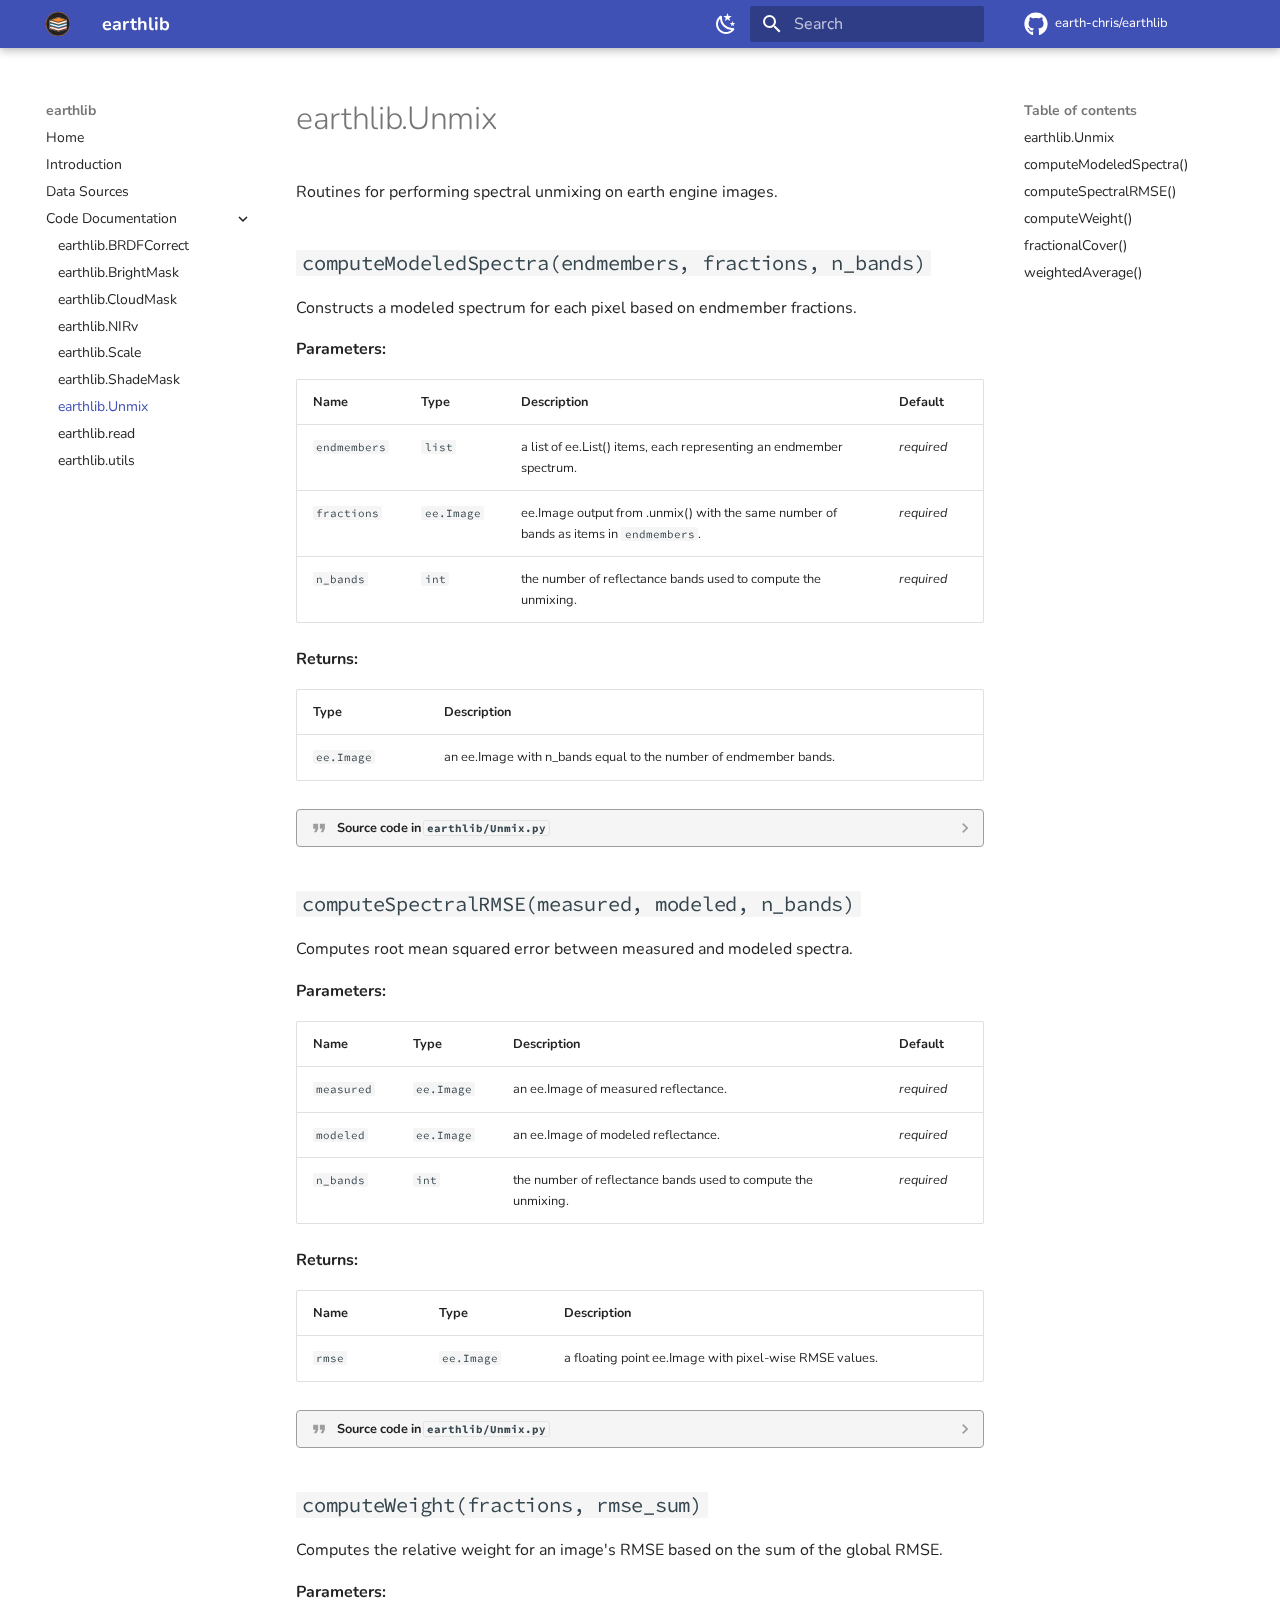
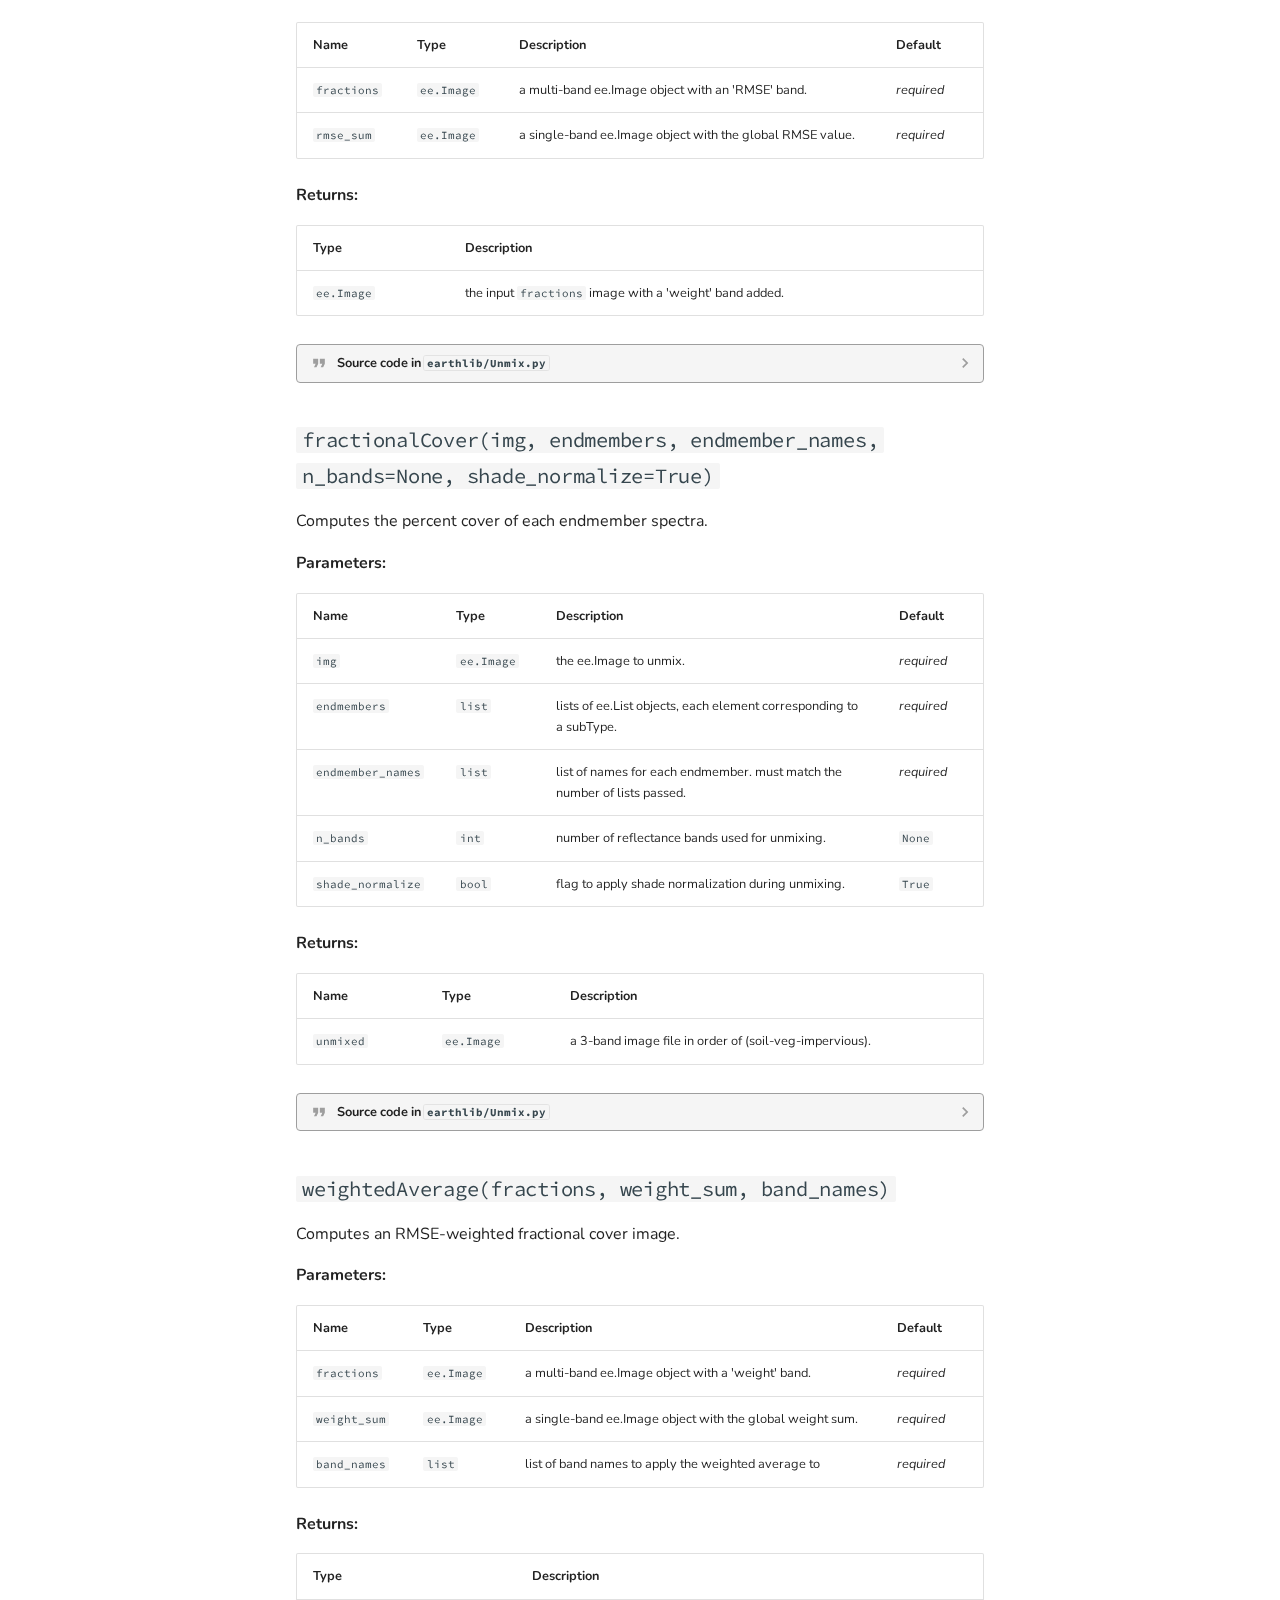
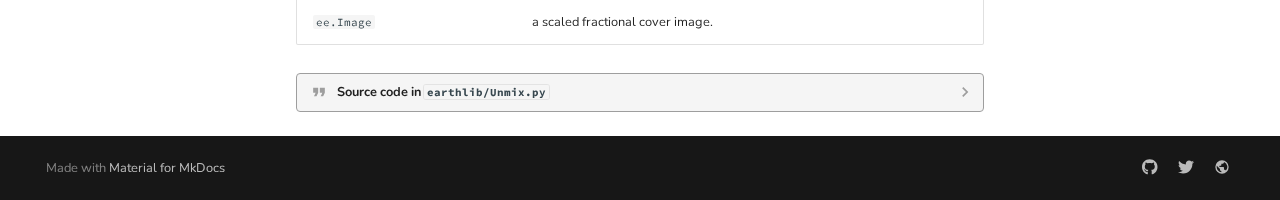
<file: module/Unmix/index.html>
<!doctype html>
<html lang="en" class="no-js">
  <head>
    
      <meta charset="utf-8">
      <meta name="viewport" content="width=device-width,initial-scale=1">
      
        <meta name="description" content="Spectral unmixing tools for satellite land cover mapping.">
      
      
      
        <link rel="canonical" href="https://earth-chris.github.io/earthlib/module/Unmix/">
      
      
        <link rel="prev" href="../ShadeMask/">
      
      
        <link rel="next" href="../read/">
      
      
      <link rel="icon" href="../../img/favicon.png">
      <meta name="generator" content="mkdocs-1.5.2, mkdocs-material-9.2.7">
    
    
      
        <title>earthlib.Unmix - earthlib</title>
      
    
    
      <link rel="stylesheet" href="../../assets/stylesheets/main.046329b4.min.css">
      
        
        <link rel="stylesheet" href="../../assets/stylesheets/palette.85d0ee34.min.css">
      
      


    
    
      
    
    
      
        
        
        <link rel="preconnect" href="https://fonts.gstatic.com" crossorigin>
        <link rel="stylesheet" href="https://fonts.googleapis.com/css?family=Nunito:300,300i,400,400i,700,700i%7CSource+Code+Pro:400,400i,700,700i&display=fallback">
        <style>:root{--md-text-font:"Nunito";--md-code-font:"Source Code Pro"}</style>
      
    
    
      <link rel="stylesheet" href="../../assets/_mkdocstrings.css">
    
      <link rel="stylesheet" href="https://earth-chris.github.io/shared/mkdocs.css">
    
    <script>__md_scope=new URL("../..",location),__md_hash=e=>[...e].reduce((e,_)=>(e<<5)-e+_.charCodeAt(0),0),__md_get=(e,_=localStorage,t=__md_scope)=>JSON.parse(_.getItem(t.pathname+"."+e)),__md_set=(e,_,t=localStorage,a=__md_scope)=>{try{t.setItem(a.pathname+"."+e,JSON.stringify(_))}catch(e){}}</script>
    
      

    
    
    
  </head>
  
  
    
    
      
    
    
    
    
    <body dir="ltr" data-md-color-scheme="earthchris-light" data-md-color-primary="indigo" data-md-color-accent="indigo">
  
    
    
      <script>var palette=__md_get("__palette");if(palette&&"object"==typeof palette.color)for(var key of Object.keys(palette.color))document.body.setAttribute("data-md-color-"+key,palette.color[key])</script>
    
    <input class="md-toggle" data-md-toggle="drawer" type="checkbox" id="__drawer" autocomplete="off">
    <input class="md-toggle" data-md-toggle="search" type="checkbox" id="__search" autocomplete="off">
    <label class="md-overlay" for="__drawer"></label>
    <div data-md-component="skip">
      
        
        <a href="#earthlib.Unmix" class="md-skip">
          Skip to content
        </a>
      
    </div>
    <div data-md-component="announce">
      
    </div>
    
    
      

  

<header class="md-header md-header--shadow" data-md-component="header">
  <nav class="md-header__inner md-grid" aria-label="Header">
    <a href="../.." title="earthlib" class="md-header__button md-logo" aria-label="earthlib" data-md-component="logo">
      
  <img src="../../img/earthlib.svg" alt="logo">

    </a>
    <label class="md-header__button md-icon" for="__drawer">
      
      <svg xmlns="http://www.w3.org/2000/svg" viewBox="0 0 24 24"><path d="M3 6h18v2H3V6m0 5h18v2H3v-2m0 5h18v2H3v-2Z"/></svg>
    </label>
    <div class="md-header__title" data-md-component="header-title">
      <div class="md-header__ellipsis">
        <div class="md-header__topic">
          <span class="md-ellipsis">
            earthlib
          </span>
        </div>
        <div class="md-header__topic" data-md-component="header-topic">
          <span class="md-ellipsis">
            
              earthlib.Unmix
            
          </span>
        </div>
      </div>
    </div>
    
      
        <form class="md-header__option" data-md-component="palette">
  
    
    
    
    <input class="md-option" data-md-color-media="(prefers-color-scheme: light)" data-md-color-scheme="earthchris-light" data-md-color-primary="indigo" data-md-color-accent="indigo"  aria-label="Go dark"  type="radio" name="__palette" id="__palette_1">
    
      <label class="md-header__button md-icon" title="Go dark" for="__palette_2" hidden>
        <svg xmlns="http://www.w3.org/2000/svg" viewBox="0 0 24 24"><path d="m17.75 4.09-2.53 1.94.91 3.06-2.63-1.81-2.63 1.81.91-3.06-2.53-1.94L12.44 4l1.06-3 1.06 3 3.19.09m3.5 6.91-1.64 1.25.59 1.98-1.7-1.17-1.7 1.17.59-1.98L15.75 11l2.06-.05L18.5 9l.69 1.95 2.06.05m-2.28 4.95c.83-.08 1.72 1.1 1.19 1.85-.32.45-.66.87-1.08 1.27C15.17 23 8.84 23 4.94 19.07c-3.91-3.9-3.91-10.24 0-14.14.4-.4.82-.76 1.27-1.08.75-.53 1.93.36 1.85 1.19-.27 2.86.69 5.83 2.89 8.02a9.96 9.96 0 0 0 8.02 2.89m-1.64 2.02a12.08 12.08 0 0 1-7.8-3.47c-2.17-2.19-3.33-5-3.49-7.82-2.81 3.14-2.7 7.96.31 10.98 3.02 3.01 7.84 3.12 10.98.31Z"/></svg>
      </label>
    
  
    
    
    
    <input class="md-option" data-md-color-media="(prefers-color-scheme: dark)" data-md-color-scheme="slate" data-md-color-primary="indigo" data-md-color-accent="indigo"  aria-label="Go light"  type="radio" name="__palette" id="__palette_2">
    
      <label class="md-header__button md-icon" title="Go light" for="__palette_1" hidden>
        <svg xmlns="http://www.w3.org/2000/svg" viewBox="0 0 24 24"><path d="M12 7a5 5 0 0 1 5 5 5 5 0 0 1-5 5 5 5 0 0 1-5-5 5 5 0 0 1 5-5m0 2a3 3 0 0 0-3 3 3 3 0 0 0 3 3 3 3 0 0 0 3-3 3 3 0 0 0-3-3m0-7 2.39 3.42C13.65 5.15 12.84 5 12 5c-.84 0-1.65.15-2.39.42L12 2M3.34 7l4.16-.35A7.2 7.2 0 0 0 5.94 8.5c-.44.74-.69 1.5-.83 2.29L3.34 7m.02 10 1.76-3.77a7.131 7.131 0 0 0 2.38 4.14L3.36 17M20.65 7l-1.77 3.79a7.023 7.023 0 0 0-2.38-4.15l4.15.36m-.01 10-4.14.36c.59-.51 1.12-1.14 1.54-1.86.42-.73.69-1.5.83-2.29L20.64 17M12 22l-2.41-3.44c.74.27 1.55.44 2.41.44.82 0 1.63-.17 2.37-.44L12 22Z"/></svg>
      </label>
    
  
</form>
      
    
    
    
      <label class="md-header__button md-icon" for="__search">
        
        <svg xmlns="http://www.w3.org/2000/svg" viewBox="0 0 24 24"><path d="M9.5 3A6.5 6.5 0 0 1 16 9.5c0 1.61-.59 3.09-1.56 4.23l.27.27h.79l5 5-1.5 1.5-5-5v-.79l-.27-.27A6.516 6.516 0 0 1 9.5 16 6.5 6.5 0 0 1 3 9.5 6.5 6.5 0 0 1 9.5 3m0 2C7 5 5 7 5 9.5S7 14 9.5 14 14 12 14 9.5 12 5 9.5 5Z"/></svg>
      </label>
      <div class="md-search" data-md-component="search" role="dialog">
  <label class="md-search__overlay" for="__search"></label>
  <div class="md-search__inner" role="search">
    <form class="md-search__form" name="search">
      <input type="text" class="md-search__input" name="query" aria-label="Search" placeholder="Search" autocapitalize="off" autocorrect="off" autocomplete="off" spellcheck="false" data-md-component="search-query" required>
      <label class="md-search__icon md-icon" for="__search">
        
        <svg xmlns="http://www.w3.org/2000/svg" viewBox="0 0 24 24"><path d="M9.5 3A6.5 6.5 0 0 1 16 9.5c0 1.61-.59 3.09-1.56 4.23l.27.27h.79l5 5-1.5 1.5-5-5v-.79l-.27-.27A6.516 6.516 0 0 1 9.5 16 6.5 6.5 0 0 1 3 9.5 6.5 6.5 0 0 1 9.5 3m0 2C7 5 5 7 5 9.5S7 14 9.5 14 14 12 14 9.5 12 5 9.5 5Z"/></svg>
        
        <svg xmlns="http://www.w3.org/2000/svg" viewBox="0 0 24 24"><path d="M20 11v2H8l5.5 5.5-1.42 1.42L4.16 12l7.92-7.92L13.5 5.5 8 11h12Z"/></svg>
      </label>
      <nav class="md-search__options" aria-label="Search">
        
        <button type="reset" class="md-search__icon md-icon" title="Clear" aria-label="Clear" tabindex="-1">
          
          <svg xmlns="http://www.w3.org/2000/svg" viewBox="0 0 24 24"><path d="M19 6.41 17.59 5 12 10.59 6.41 5 5 6.41 10.59 12 5 17.59 6.41 19 12 13.41 17.59 19 19 17.59 13.41 12 19 6.41Z"/></svg>
        </button>
      </nav>
      
    </form>
    <div class="md-search__output">
      <div class="md-search__scrollwrap" data-md-scrollfix>
        <div class="md-search-result" data-md-component="search-result">
          <div class="md-search-result__meta">
            Initializing search
          </div>
          <ol class="md-search-result__list" role="presentation"></ol>
        </div>
      </div>
    </div>
  </div>
</div>
    
    
      <div class="md-header__source">
        <a href="https://github.com/earth-chris/earthlib" title="Go to repository" class="md-source" data-md-component="source">
  <div class="md-source__icon md-icon">
    
    <svg xmlns="http://www.w3.org/2000/svg" viewBox="0 0 496 512"><!--! Font Awesome Free 6.4.2 by @fontawesome - https://fontawesome.com License - https://fontawesome.com/license/free (Icons: CC BY 4.0, Fonts: SIL OFL 1.1, Code: MIT License) Copyright 2023 Fonticons, Inc.--><path d="M165.9 397.4c0 2-2.3 3.6-5.2 3.6-3.3.3-5.6-1.3-5.6-3.6 0-2 2.3-3.6 5.2-3.6 3-.3 5.6 1.3 5.6 3.6zm-31.1-4.5c-.7 2 1.3 4.3 4.3 4.9 2.6 1 5.6 0 6.2-2s-1.3-4.3-4.3-5.2c-2.6-.7-5.5.3-6.2 2.3zm44.2-1.7c-2.9.7-4.9 2.6-4.6 4.9.3 2 2.9 3.3 5.9 2.6 2.9-.7 4.9-2.6 4.6-4.6-.3-1.9-3-3.2-5.9-2.9zM244.8 8C106.1 8 0 113.3 0 252c0 110.9 69.8 205.8 169.5 239.2 12.8 2.3 17.3-5.6 17.3-12.1 0-6.2-.3-40.4-.3-61.4 0 0-70 15-84.7-29.8 0 0-11.4-29.1-27.8-36.6 0 0-22.9-15.7 1.6-15.4 0 0 24.9 2 38.6 25.8 21.9 38.6 58.6 27.5 72.9 20.9 2.3-16 8.8-27.1 16-33.7-55.9-6.2-112.3-14.3-112.3-110.5 0-27.5 7.6-41.3 23.6-58.9-2.6-6.5-11.1-33.3 2.6-67.9 20.9-6.5 69 27 69 27 20-5.6 41.5-8.5 62.8-8.5s42.8 2.9 62.8 8.5c0 0 48.1-33.6 69-27 13.7 34.7 5.2 61.4 2.6 67.9 16 17.7 25.8 31.5 25.8 58.9 0 96.5-58.9 104.2-114.8 110.5 9.2 7.9 17 22.9 17 46.4 0 33.7-.3 75.4-.3 83.6 0 6.5 4.6 14.4 17.3 12.1C428.2 457.8 496 362.9 496 252 496 113.3 383.5 8 244.8 8zM97.2 352.9c-1.3 1-1 3.3.7 5.2 1.6 1.6 3.9 2.3 5.2 1 1.3-1 1-3.3-.7-5.2-1.6-1.6-3.9-2.3-5.2-1zm-10.8-8.1c-.7 1.3.3 2.9 2.3 3.9 1.6 1 3.6.7 4.3-.7.7-1.3-.3-2.9-2.3-3.9-2-.6-3.6-.3-4.3.7zm32.4 35.6c-1.6 1.3-1 4.3 1.3 6.2 2.3 2.3 5.2 2.6 6.5 1 1.3-1.3.7-4.3-1.3-6.2-2.2-2.3-5.2-2.6-6.5-1zm-11.4-14.7c-1.6 1-1.6 3.6 0 5.9 1.6 2.3 4.3 3.3 5.6 2.3 1.6-1.3 1.6-3.9 0-6.2-1.4-2.3-4-3.3-5.6-2z"/></svg>
  </div>
  <div class="md-source__repository">
    earth-chris/earthlib
  </div>
</a>
      </div>
    
  </nav>
  
</header>
    
    <div class="md-container" data-md-component="container">
      
      
        
          
        
      
      <main class="md-main" data-md-component="main">
        <div class="md-main__inner md-grid">
          
            
              
              <div class="md-sidebar md-sidebar--primary" data-md-component="sidebar" data-md-type="navigation" >
                <div class="md-sidebar__scrollwrap">
                  <div class="md-sidebar__inner">
                    



<nav class="md-nav md-nav--primary" aria-label="Navigation" data-md-level="0">
  <label class="md-nav__title" for="__drawer">
    <a href="../.." title="earthlib" class="md-nav__button md-logo" aria-label="earthlib" data-md-component="logo">
      
  <img src="../../img/earthlib.svg" alt="logo">

    </a>
    earthlib
  </label>
  
    <div class="md-nav__source">
      <a href="https://github.com/earth-chris/earthlib" title="Go to repository" class="md-source" data-md-component="source">
  <div class="md-source__icon md-icon">
    
    <svg xmlns="http://www.w3.org/2000/svg" viewBox="0 0 496 512"><!--! Font Awesome Free 6.4.2 by @fontawesome - https://fontawesome.com License - https://fontawesome.com/license/free (Icons: CC BY 4.0, Fonts: SIL OFL 1.1, Code: MIT License) Copyright 2023 Fonticons, Inc.--><path d="M165.9 397.4c0 2-2.3 3.6-5.2 3.6-3.3.3-5.6-1.3-5.6-3.6 0-2 2.3-3.6 5.2-3.6 3-.3 5.6 1.3 5.6 3.6zm-31.1-4.5c-.7 2 1.3 4.3 4.3 4.9 2.6 1 5.6 0 6.2-2s-1.3-4.3-4.3-5.2c-2.6-.7-5.5.3-6.2 2.3zm44.2-1.7c-2.9.7-4.9 2.6-4.6 4.9.3 2 2.9 3.3 5.9 2.6 2.9-.7 4.9-2.6 4.6-4.6-.3-1.9-3-3.2-5.9-2.9zM244.8 8C106.1 8 0 113.3 0 252c0 110.9 69.8 205.8 169.5 239.2 12.8 2.3 17.3-5.6 17.3-12.1 0-6.2-.3-40.4-.3-61.4 0 0-70 15-84.7-29.8 0 0-11.4-29.1-27.8-36.6 0 0-22.9-15.7 1.6-15.4 0 0 24.9 2 38.6 25.8 21.9 38.6 58.6 27.5 72.9 20.9 2.3-16 8.8-27.1 16-33.7-55.9-6.2-112.3-14.3-112.3-110.5 0-27.5 7.6-41.3 23.6-58.9-2.6-6.5-11.1-33.3 2.6-67.9 20.9-6.5 69 27 69 27 20-5.6 41.5-8.5 62.8-8.5s42.8 2.9 62.8 8.5c0 0 48.1-33.6 69-27 13.7 34.7 5.2 61.4 2.6 67.9 16 17.7 25.8 31.5 25.8 58.9 0 96.5-58.9 104.2-114.8 110.5 9.2 7.9 17 22.9 17 46.4 0 33.7-.3 75.4-.3 83.6 0 6.5 4.6 14.4 17.3 12.1C428.2 457.8 496 362.9 496 252 496 113.3 383.5 8 244.8 8zM97.2 352.9c-1.3 1-1 3.3.7 5.2 1.6 1.6 3.9 2.3 5.2 1 1.3-1 1-3.3-.7-5.2-1.6-1.6-3.9-2.3-5.2-1zm-10.8-8.1c-.7 1.3.3 2.9 2.3 3.9 1.6 1 3.6.7 4.3-.7.7-1.3-.3-2.9-2.3-3.9-2-.6-3.6-.3-4.3.7zm32.4 35.6c-1.6 1.3-1 4.3 1.3 6.2 2.3 2.3 5.2 2.6 6.5 1 1.3-1.3.7-4.3-1.3-6.2-2.2-2.3-5.2-2.6-6.5-1zm-11.4-14.7c-1.6 1-1.6 3.6 0 5.9 1.6 2.3 4.3 3.3 5.6 2.3 1.6-1.3 1.6-3.9 0-6.2-1.4-2.3-4-3.3-5.6-2z"/></svg>
  </div>
  <div class="md-source__repository">
    earth-chris/earthlib
  </div>
</a>
    </div>
  
  <ul class="md-nav__list" data-md-scrollfix>
    
      
      
  
  
  
    <li class="md-nav__item">
      <a href="../.." class="md-nav__link">
        
  
  <span class="md-ellipsis">
    Home
  </span>
  

      </a>
    </li>
  

    
      
      
  
  
  
    <li class="md-nav__item">
      <a href="../../introduction/" class="md-nav__link">
        
  
  <span class="md-ellipsis">
    Introduction
  </span>
  

      </a>
    </li>
  

    
      
      
  
  
  
    <li class="md-nav__item">
      <a href="../../sources/" class="md-nav__link">
        
  
  <span class="md-ellipsis">
    Data Sources
  </span>
  

      </a>
    </li>
  

    
      
      
  
  
    
  
  
    
    
    
    <li class="md-nav__item md-nav__item--active md-nav__item--nested">
      
        
        
        
        
        <input class="md-nav__toggle md-toggle " type="checkbox" id="__nav_4" checked>
        
          <label class="md-nav__link" for="__nav_4" id="__nav_4_label" tabindex="0">
            
  
  <span class="md-ellipsis">
    Code Documentation
  </span>
  

            <span class="md-nav__icon md-icon"></span>
          </label>
        
        <nav class="md-nav" data-md-level="1" aria-labelledby="__nav_4_label" aria-expanded="true">
          <label class="md-nav__title" for="__nav_4">
            <span class="md-nav__icon md-icon"></span>
            Code Documentation
          </label>
          <ul class="md-nav__list" data-md-scrollfix>
            
              
                
  
  
  
    <li class="md-nav__item">
      <a href="../BRDFCorrect/" class="md-nav__link">
        
  
  <span class="md-ellipsis">
    earthlib.BRDFCorrect
  </span>
  

      </a>
    </li>
  

              
            
              
                
  
  
  
    <li class="md-nav__item">
      <a href="../BrightMask/" class="md-nav__link">
        
  
  <span class="md-ellipsis">
    earthlib.BrightMask
  </span>
  

      </a>
    </li>
  

              
            
              
                
  
  
  
    <li class="md-nav__item">
      <a href="../CloudMask/" class="md-nav__link">
        
  
  <span class="md-ellipsis">
    earthlib.CloudMask
  </span>
  

      </a>
    </li>
  

              
            
              
                
  
  
  
    <li class="md-nav__item">
      <a href="../NIRv/" class="md-nav__link">
        
  
  <span class="md-ellipsis">
    earthlib.NIRv
  </span>
  

      </a>
    </li>
  

              
            
              
                
  
  
  
    <li class="md-nav__item">
      <a href="../Scale/" class="md-nav__link">
        
  
  <span class="md-ellipsis">
    earthlib.Scale
  </span>
  

      </a>
    </li>
  

              
            
              
                
  
  
  
    <li class="md-nav__item">
      <a href="../ShadeMask/" class="md-nav__link">
        
  
  <span class="md-ellipsis">
    earthlib.ShadeMask
  </span>
  

      </a>
    </li>
  

              
            
              
                
  
  
    
  
  
    <li class="md-nav__item md-nav__item--active">
      
      <input class="md-nav__toggle md-toggle" type="checkbox" id="__toc">
      
      
      
        <label class="md-nav__link md-nav__link--active" for="__toc">
          
  
  <span class="md-ellipsis">
    earthlib.Unmix
  </span>
  

          <span class="md-nav__icon md-icon"></span>
        </label>
      
      <a href="./" class="md-nav__link md-nav__link--active">
        
  
  <span class="md-ellipsis">
    earthlib.Unmix
  </span>
  

      </a>
      
        

<nav class="md-nav md-nav--secondary" aria-label="Table of contents">
  
  
  
  
    <label class="md-nav__title" for="__toc">
      <span class="md-nav__icon md-icon"></span>
      Table of contents
    </label>
    <ul class="md-nav__list" data-md-component="toc" data-md-scrollfix>
      
        <li class="md-nav__item">
  <a href="#earthlib.Unmix" class="md-nav__link">
    earthlib.Unmix
  </a>
  
</li>
      
        <li class="md-nav__item">
  <a href="#earthlib.Unmix.computeModeledSpectra" class="md-nav__link">
    computeModeledSpectra()
  </a>
  
</li>
      
        <li class="md-nav__item">
  <a href="#earthlib.Unmix.computeSpectralRMSE" class="md-nav__link">
    computeSpectralRMSE()
  </a>
  
</li>
      
        <li class="md-nav__item">
  <a href="#earthlib.Unmix.computeWeight" class="md-nav__link">
    computeWeight()
  </a>
  
</li>
      
        <li class="md-nav__item">
  <a href="#earthlib.Unmix.fractionalCover" class="md-nav__link">
    fractionalCover()
  </a>
  
</li>
      
        <li class="md-nav__item">
  <a href="#earthlib.Unmix.weightedAverage" class="md-nav__link">
    weightedAverage()
  </a>
  
</li>
      
    </ul>
  
</nav>
      
    </li>
  

              
            
              
                
  
  
  
    <li class="md-nav__item">
      <a href="../read/" class="md-nav__link">
        
  
  <span class="md-ellipsis">
    earthlib.read
  </span>
  

      </a>
    </li>
  

              
            
              
                
  
  
  
    <li class="md-nav__item">
      <a href="../utils/" class="md-nav__link">
        
  
  <span class="md-ellipsis">
    earthlib.utils
  </span>
  

      </a>
    </li>
  

              
            
          </ul>
        </nav>
      
    </li>
  

    
  </ul>
</nav>
                  </div>
                </div>
              </div>
            
            
              
              <div class="md-sidebar md-sidebar--secondary" data-md-component="sidebar" data-md-type="toc" >
                <div class="md-sidebar__scrollwrap">
                  <div class="md-sidebar__inner">
                    

<nav class="md-nav md-nav--secondary" aria-label="Table of contents">
  
  
  
  
    <label class="md-nav__title" for="__toc">
      <span class="md-nav__icon md-icon"></span>
      Table of contents
    </label>
    <ul class="md-nav__list" data-md-component="toc" data-md-scrollfix>
      
        <li class="md-nav__item">
  <a href="#earthlib.Unmix" class="md-nav__link">
    earthlib.Unmix
  </a>
  
</li>
      
        <li class="md-nav__item">
  <a href="#earthlib.Unmix.computeModeledSpectra" class="md-nav__link">
    computeModeledSpectra()
  </a>
  
</li>
      
        <li class="md-nav__item">
  <a href="#earthlib.Unmix.computeSpectralRMSE" class="md-nav__link">
    computeSpectralRMSE()
  </a>
  
</li>
      
        <li class="md-nav__item">
  <a href="#earthlib.Unmix.computeWeight" class="md-nav__link">
    computeWeight()
  </a>
  
</li>
      
        <li class="md-nav__item">
  <a href="#earthlib.Unmix.fractionalCover" class="md-nav__link">
    fractionalCover()
  </a>
  
</li>
      
        <li class="md-nav__item">
  <a href="#earthlib.Unmix.weightedAverage" class="md-nav__link">
    weightedAverage()
  </a>
  
</li>
      
    </ul>
  
</nav>
                  </div>
                </div>
              </div>
            
          
          
            <div class="md-content" data-md-component="content">
              <article class="md-content__inner md-typeset">
                
                  

  
  


  <h1>earthlib.Unmix</h1>

<div class="doc doc-object doc-module">


<a id="earthlib.Unmix"></a>
  <div class="doc doc-contents first">
  
      <p>Routines for performing spectral unmixing on earth engine images.</p>

  

  <div class="doc doc-children">









<div class="doc doc-object doc-function">



<h2 class="doc doc-heading" id="earthlib.Unmix.computeModeledSpectra">
<code class="codehilite language-python"><span class="n">computeModeledSpectra</span><span class="p">(</span><span class="n">endmembers</span><span class="p">,</span> <span class="n">fractions</span><span class="p">,</span> <span class="n">n_bands</span><span class="p">)</span></code>

<a class="headerlink" href="#earthlib.Unmix.computeModeledSpectra" title="Permanent link">&para;</a></h2>


  <div class="doc doc-contents ">
  
      <p>Constructs a modeled spectrum for each pixel based on endmember fractions.</p>

  <p><strong>Parameters:</strong></p>
  <table>
    <thead>
      <tr>
        <th>Name</th>
        <th>Type</th>
        <th>Description</th>
        <th>Default</th>
      </tr>
    </thead>
    <tbody>
        <tr>
          <td><code>endmembers</code></td>
          <td>
                <code>list</code>
          </td>
          <td>
            <div class="doc-md-description">
              <p>a list of ee.List() items, each representing an endmember spectrum.</p>
            </div>
          </td>
          <td>
              <em>required</em>
          </td>
        </tr>
        <tr>
          <td><code>fractions</code></td>
          <td>
                <code>ee.<span title="ee.Image">Image</span></code>
          </td>
          <td>
            <div class="doc-md-description">
              <p>ee.Image output from .unmix() with the same number of bands as items in <code>endmembers</code>.</p>
            </div>
          </td>
          <td>
              <em>required</em>
          </td>
        </tr>
        <tr>
          <td><code>n_bands</code></td>
          <td>
                <code>int</code>
          </td>
          <td>
            <div class="doc-md-description">
              <p>the number of reflectance bands used to compute the unmixing.</p>
            </div>
          </td>
          <td>
              <em>required</em>
          </td>
        </tr>
    </tbody>
  </table>

  <p><strong>Returns:</strong></p>
  <table>
    <thead>
      <tr>
        <th>Type</th>
        <th>Description</th>
      </tr>
    </thead>
    <tbody>
        <tr>
          <td>
                <code>ee.<span title="ee.Image">Image</span></code>
          </td>
          <td>
            <div class="doc-md-description">
              <p>an ee.Image with n_bands equal to the number of endmember bands.</p>
            </div>
          </td>
        </tr>
    </tbody>
  </table>

      <details class="quote">
        <summary>Source code in <code>earthlib/Unmix.py</code></summary>
        <div class="codehilite"><table class="codehilitetable"><tr><td class="linenos"><div class="linenodiv"><pre><span></span><span class="normal"> 82</span>
<span class="normal"> 83</span>
<span class="normal"> 84</span>
<span class="normal"> 85</span>
<span class="normal"> 86</span>
<span class="normal"> 87</span>
<span class="normal"> 88</span>
<span class="normal"> 89</span>
<span class="normal"> 90</span>
<span class="normal"> 91</span>
<span class="normal"> 92</span>
<span class="normal"> 93</span>
<span class="normal"> 94</span>
<span class="normal"> 95</span>
<span class="normal"> 96</span>
<span class="normal"> 97</span>
<span class="normal"> 98</span>
<span class="normal"> 99</span>
<span class="normal">100</span>
<span class="normal">101</span>
<span class="normal">102</span>
<span class="normal">103</span>
<span class="normal">104</span>
<span class="normal">105</span>
<span class="normal">106</span>
<span class="normal">107</span>
<span class="normal">108</span>
<span class="normal">109</span>
<span class="normal">110</span>
<span class="normal">111</span>
<span class="normal">112</span>
<span class="normal">113</span>
<span class="normal">114</span>
<span class="normal">115</span>
<span class="normal">116</span>
<span class="normal">117</span>
<span class="normal">118</span>
<span class="normal">119</span>
<span class="normal">120</span>
<span class="normal">121</span></pre></div></td><td class="code"><div><pre><span></span><code><span class="k">def</span> <span class="nf">computeModeledSpectra</span><span class="p">(</span>
    <span class="n">endmembers</span><span class="p">:</span> <span class="nb">list</span><span class="p">,</span> <span class="n">fractions</span><span class="p">:</span> <span class="n">ee</span><span class="o">.</span><span class="n">Image</span><span class="p">,</span> <span class="n">n_bands</span><span class="p">:</span> <span class="nb">int</span>
<span class="p">)</span> <span class="o">-&gt;</span> <span class="n">ee</span><span class="o">.</span><span class="n">Image</span><span class="p">:</span>
<span class="w">    </span><span class="sd">&quot;&quot;&quot;Constructs a modeled spectrum for each pixel based on endmember fractions.</span>

<span class="sd">    Args:</span>
<span class="sd">        endmembers: a list of ee.List() items, each representing an endmember spectrum.</span>
<span class="sd">        fractions: ee.Image output from .unmix() with the same number of bands as items in `endmembers`.</span>
<span class="sd">        n_bands: the number of reflectance bands used to compute the unmixing.</span>

<span class="sd">    Returns:</span>
<span class="sd">        an ee.Image with n_bands equal to the number of endmember bands.</span>
<span class="sd">    &quot;&quot;&quot;</span>
    <span class="c1"># compute the number of endmember bands</span>
    <span class="n">band_range</span> <span class="o">=</span> <span class="nb">list</span><span class="p">(</span><span class="nb">range</span><span class="p">(</span><span class="n">n_bands</span><span class="p">))</span>
    <span class="n">band_names</span> <span class="o">=</span> <span class="p">[</span><span class="sa">f</span><span class="s2">&quot;M</span><span class="si">{</span><span class="n">band</span><span class="si">:</span><span class="s2">02d</span><span class="si">}</span><span class="s2">&quot;</span> <span class="k">for</span> <span class="n">band</span> <span class="ow">in</span> <span class="n">band_range</span><span class="p">]</span>

    <span class="c1"># create a list to store each reflectance fraction</span>
    <span class="n">refl_fraction_images</span> <span class="o">=</span> <span class="nb">list</span><span class="p">()</span>

    <span class="c1"># loop through each endmember and mulitply the fraction estimated by the reflectance value</span>
    <span class="k">for</span> <span class="n">i</span><span class="p">,</span> <span class="n">endmember</span> <span class="ow">in</span> <span class="nb">enumerate</span><span class="p">(</span><span class="n">endmembers</span><span class="p">):</span>
        <span class="n">fraction</span> <span class="o">=</span> <span class="n">fractions</span><span class="o">.</span><span class="n">select</span><span class="p">([</span><span class="n">i</span><span class="p">])</span>
        <span class="n">refl_fraction_list</span> <span class="o">=</span> <span class="p">[</span>
            <span class="n">fraction</span><span class="o">.</span><span class="n">multiply</span><span class="p">(</span><span class="n">ee</span><span class="o">.</span><span class="n">Number</span><span class="p">(</span><span class="n">endmember</span><span class="o">.</span><span class="n">get</span><span class="p">(</span><span class="n">band</span><span class="p">)))</span> <span class="k">for</span> <span class="n">band</span> <span class="ow">in</span> <span class="n">band_range</span>
        <span class="p">]</span>
        <span class="n">refl_fraction_images</span><span class="o">.</span><span class="n">append</span><span class="p">(</span>
            <span class="n">ee</span><span class="o">.</span><span class="n">ImageCollection</span><span class="o">.</span><span class="n">fromImages</span><span class="p">(</span><span class="n">refl_fraction_list</span><span class="p">)</span>
            <span class="o">.</span><span class="n">toBands</span><span class="p">()</span>
            <span class="o">.</span><span class="n">select</span><span class="p">(</span><span class="n">band_range</span><span class="p">,</span> <span class="n">band_names</span><span class="p">)</span>
        <span class="p">)</span>

    <span class="c1"># convert these images to an image collection and sum them together to reconstruct the spectrum</span>
    <span class="n">modeled_reflectance</span> <span class="o">=</span> <span class="p">(</span>
        <span class="n">ee</span><span class="o">.</span><span class="n">ImageCollection</span><span class="o">.</span><span class="n">fromImages</span><span class="p">(</span><span class="n">refl_fraction_images</span><span class="p">)</span>
        <span class="o">.</span><span class="n">sum</span><span class="p">()</span>
        <span class="o">.</span><span class="n">select</span><span class="p">(</span><span class="n">band_range</span><span class="p">,</span> <span class="n">band_names</span><span class="p">)</span>
    <span class="p">)</span>

    <span class="k">return</span> <span class="n">modeled_reflectance</span>
</code></pre></div></td></tr></table></div>
      </details>
  </div>

</div>

<div class="doc doc-object doc-function">



<h2 class="doc doc-heading" id="earthlib.Unmix.computeSpectralRMSE">
<code class="codehilite language-python"><span class="n">computeSpectralRMSE</span><span class="p">(</span><span class="n">measured</span><span class="p">,</span> <span class="n">modeled</span><span class="p">,</span> <span class="n">n_bands</span><span class="p">)</span></code>

<a class="headerlink" href="#earthlib.Unmix.computeSpectralRMSE" title="Permanent link">&para;</a></h2>


  <div class="doc doc-contents ">
  
      <p>Computes root mean squared error between measured and modeled spectra.</p>

  <p><strong>Parameters:</strong></p>
  <table>
    <thead>
      <tr>
        <th>Name</th>
        <th>Type</th>
        <th>Description</th>
        <th>Default</th>
      </tr>
    </thead>
    <tbody>
        <tr>
          <td><code>measured</code></td>
          <td>
                <code>ee.<span title="ee.Image">Image</span></code>
          </td>
          <td>
            <div class="doc-md-description">
              <p>an ee.Image of measured reflectance.</p>
            </div>
          </td>
          <td>
              <em>required</em>
          </td>
        </tr>
        <tr>
          <td><code>modeled</code></td>
          <td>
                <code>ee.<span title="ee.Image">Image</span></code>
          </td>
          <td>
            <div class="doc-md-description">
              <p>an ee.Image of modeled reflectance.</p>
            </div>
          </td>
          <td>
              <em>required</em>
          </td>
        </tr>
        <tr>
          <td><code>n_bands</code></td>
          <td>
                <code>int</code>
          </td>
          <td>
            <div class="doc-md-description">
              <p>the number of reflectance bands used to compute the unmixing.</p>
            </div>
          </td>
          <td>
              <em>required</em>
          </td>
        </tr>
    </tbody>
  </table>

  <p><strong>Returns:</strong></p>
  <table>
    <thead>
      <tr>
<th>Name</th>        <th>Type</th>
        <th>Description</th>
      </tr>
    </thead>
    <tbody>
        <tr>
<td><code>rmse</code></td>          <td>
                <code>ee.<span title="ee.Image">Image</span></code>
          </td>
          <td>
            <div class="doc-md-description">
              <p>a floating point ee.Image with pixel-wise RMSE values.</p>
            </div>
          </td>
        </tr>
    </tbody>
  </table>

      <details class="quote">
        <summary>Source code in <code>earthlib/Unmix.py</code></summary>
        <div class="codehilite"><table class="codehilitetable"><tr><td class="linenos"><div class="linenodiv"><pre><span></span><span class="normal">124</span>
<span class="normal">125</span>
<span class="normal">126</span>
<span class="normal">127</span>
<span class="normal">128</span>
<span class="normal">129</span>
<span class="normal">130</span>
<span class="normal">131</span>
<span class="normal">132</span>
<span class="normal">133</span>
<span class="normal">134</span>
<span class="normal">135</span>
<span class="normal">136</span>
<span class="normal">137</span>
<span class="normal">138</span>
<span class="normal">139</span>
<span class="normal">140</span>
<span class="normal">141</span>
<span class="normal">142</span>
<span class="normal">143</span>
<span class="normal">144</span>
<span class="normal">145</span>
<span class="normal">146</span>
<span class="normal">147</span>
<span class="normal">148</span>
<span class="normal">149</span>
<span class="normal">150</span>
<span class="normal">151</span></pre></div></td><td class="code"><div><pre><span></span><code><span class="k">def</span> <span class="nf">computeSpectralRMSE</span><span class="p">(</span>
    <span class="n">measured</span><span class="p">:</span> <span class="n">ee</span><span class="o">.</span><span class="n">Image</span><span class="p">,</span> <span class="n">modeled</span><span class="p">:</span> <span class="n">ee</span><span class="o">.</span><span class="n">Image</span><span class="p">,</span> <span class="n">n_bands</span><span class="p">:</span> <span class="nb">int</span>
<span class="p">)</span> <span class="o">-&gt;</span> <span class="n">ee</span><span class="o">.</span><span class="n">Image</span><span class="p">:</span>
<span class="w">    </span><span class="sd">&quot;&quot;&quot;Computes root mean squared error between measured and modeled spectra.</span>

<span class="sd">    Args:</span>
<span class="sd">        measured: an ee.Image of measured reflectance.</span>
<span class="sd">        modeled: an ee.Image of modeled reflectance.</span>
<span class="sd">        n_bands: the number of reflectance bands used to compute the unmixing.</span>

<span class="sd">    Returns:</span>
<span class="sd">        rmse: a floating point ee.Image with pixel-wise RMSE values.</span>
<span class="sd">    &quot;&quot;&quot;</span>
    <span class="c1"># harmonize band info to ensure element-wise computation</span>
    <span class="n">band_range</span> <span class="o">=</span> <span class="nb">list</span><span class="p">(</span><span class="nb">range</span><span class="p">(</span><span class="n">n_bands</span><span class="p">))</span>
    <span class="n">band_names</span> <span class="o">=</span> <span class="p">[</span><span class="sa">f</span><span class="s2">&quot;M</span><span class="si">{</span><span class="n">band</span><span class="si">:</span><span class="s2">02d</span><span class="si">}</span><span class="s2">&quot;</span> <span class="k">for</span> <span class="n">band</span> <span class="ow">in</span> <span class="n">band_range</span><span class="p">]</span>

    <span class="c1"># compute rmse</span>
    <span class="n">rmse</span> <span class="o">=</span> <span class="p">(</span>
        <span class="n">measured</span><span class="o">.</span><span class="n">select</span><span class="p">(</span><span class="n">band_range</span><span class="p">,</span> <span class="n">band_names</span><span class="p">)</span>
        <span class="o">.</span><span class="n">subtract</span><span class="p">(</span><span class="n">modeled</span><span class="o">.</span><span class="n">select</span><span class="p">(</span><span class="n">band_range</span><span class="p">,</span> <span class="n">band_names</span><span class="p">))</span>
        <span class="o">.</span><span class="n">pow</span><span class="p">(</span><span class="mi">2</span><span class="p">)</span>
        <span class="o">.</span><span class="n">reduce</span><span class="p">(</span><span class="n">ee</span><span class="o">.</span><span class="n">Reducer</span><span class="o">.</span><span class="n">sum</span><span class="p">())</span>
        <span class="o">.</span><span class="n">sqrt</span><span class="p">()</span>
        <span class="o">.</span><span class="n">select</span><span class="p">([</span><span class="mi">0</span><span class="p">],</span> <span class="p">[</span><span class="n">RMSE</span><span class="p">])</span>
    <span class="p">)</span>

    <span class="k">return</span> <span class="n">rmse</span>
</code></pre></div></td></tr></table></div>
      </details>
  </div>

</div>

<div class="doc doc-object doc-function">



<h2 class="doc doc-heading" id="earthlib.Unmix.computeWeight">
<code class="codehilite language-python"><span class="n">computeWeight</span><span class="p">(</span><span class="n">fractions</span><span class="p">,</span> <span class="n">rmse_sum</span><span class="p">)</span></code>

<a class="headerlink" href="#earthlib.Unmix.computeWeight" title="Permanent link">&para;</a></h2>


  <div class="doc doc-contents ">
  
      <p>Computes the relative weight for an image's RMSE based on the sum of the global RMSE.</p>

  <p><strong>Parameters:</strong></p>
  <table>
    <thead>
      <tr>
        <th>Name</th>
        <th>Type</th>
        <th>Description</th>
        <th>Default</th>
      </tr>
    </thead>
    <tbody>
        <tr>
          <td><code>fractions</code></td>
          <td>
                <code>ee.<span title="ee.Image">Image</span></code>
          </td>
          <td>
            <div class="doc-md-description">
              <p>a multi-band ee.Image object with an 'RMSE' band.</p>
            </div>
          </td>
          <td>
              <em>required</em>
          </td>
        </tr>
        <tr>
          <td><code>rmse_sum</code></td>
          <td>
                <code>ee.<span title="ee.Image">Image</span></code>
          </td>
          <td>
            <div class="doc-md-description">
              <p>a single-band ee.Image object with the global RMSE value.</p>
            </div>
          </td>
          <td>
              <em>required</em>
          </td>
        </tr>
    </tbody>
  </table>

  <p><strong>Returns:</strong></p>
  <table>
    <thead>
      <tr>
        <th>Type</th>
        <th>Description</th>
      </tr>
    </thead>
    <tbody>
        <tr>
          <td>
                <code>ee.<span title="ee.Image">Image</span></code>
          </td>
          <td>
            <div class="doc-md-description">
              <p>the input <code>fractions</code> image with a 'weight' band added.</p>
            </div>
          </td>
        </tr>
    </tbody>
  </table>

      <details class="quote">
        <summary>Source code in <code>earthlib/Unmix.py</code></summary>
        <div class="codehilite"><table class="codehilitetable"><tr><td class="linenos"><div class="linenodiv"><pre><span></span><span class="normal">154</span>
<span class="normal">155</span>
<span class="normal">156</span>
<span class="normal">157</span>
<span class="normal">158</span>
<span class="normal">159</span>
<span class="normal">160</span>
<span class="normal">161</span>
<span class="normal">162</span>
<span class="normal">163</span>
<span class="normal">164</span>
<span class="normal">165</span>
<span class="normal">166</span>
<span class="normal">167</span>
<span class="normal">168</span>
<span class="normal">169</span></pre></div></td><td class="code"><div><pre><span></span><code><span class="k">def</span> <span class="nf">computeWeight</span><span class="p">(</span><span class="n">fractions</span><span class="p">:</span> <span class="n">ee</span><span class="o">.</span><span class="n">Image</span><span class="p">,</span> <span class="n">rmse_sum</span><span class="p">:</span> <span class="n">ee</span><span class="o">.</span><span class="n">Image</span><span class="p">)</span> <span class="o">-&gt;</span> <span class="n">ee</span><span class="o">.</span><span class="n">Image</span><span class="p">:</span>
<span class="w">    </span><span class="sd">&quot;&quot;&quot;Computes the relative weight for an image&#39;s RMSE based on the sum of the global RMSE.</span>

<span class="sd">    Args:</span>
<span class="sd">        fractions: a multi-band ee.Image object with an &#39;RMSE&#39; band.</span>
<span class="sd">        rmse_sum: a single-band ee.Image object with the global RMSE value.</span>

<span class="sd">    Returns:</span>
<span class="sd">        the input `fractions` image with a &#39;weight&#39; band added.</span>
<span class="sd">    &quot;&quot;&quot;</span>
    <span class="n">rmse</span> <span class="o">=</span> <span class="n">fractions</span><span class="o">.</span><span class="n">select</span><span class="p">([</span><span class="n">RMSE</span><span class="p">])</span>
    <span class="n">ratio</span> <span class="o">=</span> <span class="n">rmse</span><span class="o">.</span><span class="n">divide</span><span class="p">(</span><span class="n">rmse_sum</span><span class="p">)</span><span class="o">.</span><span class="n">select</span><span class="p">([</span><span class="mi">0</span><span class="p">],</span> <span class="p">[</span><span class="s2">&quot;ratio&quot;</span><span class="p">])</span>
    <span class="n">weight</span> <span class="o">=</span> <span class="n">ee</span><span class="o">.</span><span class="n">Image</span><span class="p">(</span><span class="mi">1</span><span class="p">)</span><span class="o">.</span><span class="n">subtract</span><span class="p">(</span><span class="n">ratio</span><span class="p">)</span><span class="o">.</span><span class="n">select</span><span class="p">([</span><span class="mi">0</span><span class="p">],</span> <span class="p">[</span><span class="n">WEIGHT</span><span class="p">])</span>
    <span class="n">unweighted</span> <span class="o">=</span> <span class="n">fractions</span><span class="o">.</span><span class="n">addBands</span><span class="p">([</span><span class="n">weight</span><span class="p">])</span>

    <span class="k">return</span> <span class="n">unweighted</span>
</code></pre></div></td></tr></table></div>
      </details>
  </div>

</div>

<div class="doc doc-object doc-function">



<h2 class="doc doc-heading" id="earthlib.Unmix.fractionalCover">
<code class="codehilite language-python"><span class="n">fractionalCover</span><span class="p">(</span><span class="n">img</span><span class="p">,</span> <span class="n">endmembers</span><span class="p">,</span> <span class="n">endmember_names</span><span class="p">,</span> <span class="n">n_bands</span><span class="o">=</span><span class="kc">None</span><span class="p">,</span> <span class="n">shade_normalize</span><span class="o">=</span><span class="kc">True</span><span class="p">)</span></code>

<a class="headerlink" href="#earthlib.Unmix.fractionalCover" title="Permanent link">&para;</a></h2>


  <div class="doc doc-contents ">
  
      <p>Computes the percent cover of each endmember spectra.</p>

  <p><strong>Parameters:</strong></p>
  <table>
    <thead>
      <tr>
        <th>Name</th>
        <th>Type</th>
        <th>Description</th>
        <th>Default</th>
      </tr>
    </thead>
    <tbody>
        <tr>
          <td><code>img</code></td>
          <td>
                <code>ee.<span title="ee.Image">Image</span></code>
          </td>
          <td>
            <div class="doc-md-description">
              <p>the ee.Image to unmix.</p>
            </div>
          </td>
          <td>
              <em>required</em>
          </td>
        </tr>
        <tr>
          <td><code>endmembers</code></td>
          <td>
                <code>list</code>
          </td>
          <td>
            <div class="doc-md-description">
              <p>lists of ee.List objects, each element corresponding to a subType.</p>
            </div>
          </td>
          <td>
              <em>required</em>
          </td>
        </tr>
        <tr>
          <td><code>endmember_names</code></td>
          <td>
                <code>list</code>
          </td>
          <td>
            <div class="doc-md-description">
              <p>list of names for each endmember. must match the number of lists passed.</p>
            </div>
          </td>
          <td>
              <em>required</em>
          </td>
        </tr>
        <tr>
          <td><code>n_bands</code></td>
          <td>
                <code>int</code>
          </td>
          <td>
            <div class="doc-md-description">
              <p>number of reflectance bands used for unmixing.</p>
            </div>
          </td>
          <td>
                <code>None</code>
          </td>
        </tr>
        <tr>
          <td><code>shade_normalize</code></td>
          <td>
                <code>bool</code>
          </td>
          <td>
            <div class="doc-md-description">
              <p>flag to apply shade normalization during unmixing.</p>
            </div>
          </td>
          <td>
                <code>True</code>
          </td>
        </tr>
    </tbody>
  </table>

  <p><strong>Returns:</strong></p>
  <table>
    <thead>
      <tr>
<th>Name</th>        <th>Type</th>
        <th>Description</th>
      </tr>
    </thead>
    <tbody>
        <tr>
<td><code>unmixed</code></td>          <td>
                <code>ee.<span title="ee.Image">Image</span></code>
          </td>
          <td>
            <div class="doc-md-description">
              <p>a 3-band image file in order of (soil-veg-impervious).</p>
            </div>
          </td>
        </tr>
    </tbody>
  </table>

      <details class="quote">
        <summary>Source code in <code>earthlib/Unmix.py</code></summary>
        <div class="codehilite"><table class="codehilitetable"><tr><td class="linenos"><div class="linenodiv"><pre><span></span><span class="normal">11</span>
<span class="normal">12</span>
<span class="normal">13</span>
<span class="normal">14</span>
<span class="normal">15</span>
<span class="normal">16</span>
<span class="normal">17</span>
<span class="normal">18</span>
<span class="normal">19</span>
<span class="normal">20</span>
<span class="normal">21</span>
<span class="normal">22</span>
<span class="normal">23</span>
<span class="normal">24</span>
<span class="normal">25</span>
<span class="normal">26</span>
<span class="normal">27</span>
<span class="normal">28</span>
<span class="normal">29</span>
<span class="normal">30</span>
<span class="normal">31</span>
<span class="normal">32</span>
<span class="normal">33</span>
<span class="normal">34</span>
<span class="normal">35</span>
<span class="normal">36</span>
<span class="normal">37</span>
<span class="normal">38</span>
<span class="normal">39</span>
<span class="normal">40</span>
<span class="normal">41</span>
<span class="normal">42</span>
<span class="normal">43</span>
<span class="normal">44</span>
<span class="normal">45</span>
<span class="normal">46</span>
<span class="normal">47</span>
<span class="normal">48</span>
<span class="normal">49</span>
<span class="normal">50</span>
<span class="normal">51</span>
<span class="normal">52</span>
<span class="normal">53</span>
<span class="normal">54</span>
<span class="normal">55</span>
<span class="normal">56</span>
<span class="normal">57</span>
<span class="normal">58</span>
<span class="normal">59</span>
<span class="normal">60</span>
<span class="normal">61</span>
<span class="normal">62</span>
<span class="normal">63</span>
<span class="normal">64</span>
<span class="normal">65</span>
<span class="normal">66</span>
<span class="normal">67</span>
<span class="normal">68</span>
<span class="normal">69</span>
<span class="normal">70</span>
<span class="normal">71</span>
<span class="normal">72</span>
<span class="normal">73</span>
<span class="normal">74</span>
<span class="normal">75</span>
<span class="normal">76</span>
<span class="normal">77</span>
<span class="normal">78</span>
<span class="normal">79</span></pre></div></td><td class="code"><div><pre><span></span><code><span class="k">def</span> <span class="nf">fractionalCover</span><span class="p">(</span>
    <span class="n">img</span><span class="p">:</span> <span class="n">ee</span><span class="o">.</span><span class="n">Image</span><span class="p">,</span>
    <span class="n">endmembers</span><span class="p">:</span> <span class="nb">list</span><span class="p">,</span>
    <span class="n">endmember_names</span><span class="p">:</span> <span class="nb">list</span><span class="p">,</span>
    <span class="n">n_bands</span><span class="p">:</span> <span class="nb">int</span> <span class="o">=</span> <span class="kc">None</span><span class="p">,</span>
    <span class="n">shade_normalize</span><span class="p">:</span> <span class="nb">bool</span> <span class="o">=</span> <span class="kc">True</span><span class="p">,</span>
<span class="p">)</span> <span class="o">-&gt;</span> <span class="n">ee</span><span class="o">.</span><span class="n">Image</span><span class="p">:</span>
<span class="w">    </span><span class="sd">&quot;&quot;&quot;Computes the percent cover of each endmember spectra.</span>

<span class="sd">    Args:</span>
<span class="sd">        img: the ee.Image to unmix.</span>
<span class="sd">        endmembers: lists of ee.List objects, each element corresponding to a subType.</span>
<span class="sd">        endmember_names: list of names for each endmember. must match the number of lists passed.</span>
<span class="sd">        n_bands: number of reflectance bands used for unmixing.</span>
<span class="sd">        shade_normalize: flag to apply shade normalization during unmixing.</span>

<span class="sd">    Returns:</span>
<span class="sd">        unmixed: a 3-band image file in order of (soil-veg-impervious).</span>
<span class="sd">    &quot;&quot;&quot;</span>
    <span class="k">if</span> <span class="n">n_bands</span> <span class="ow">is</span> <span class="kc">None</span><span class="p">:</span>
        <span class="n">n_bands</span> <span class="o">=</span> <span class="nb">len</span><span class="p">(</span><span class="nb">list</span><span class="p">(</span><span class="n">img</span><span class="o">.</span><span class="n">bandNames</span><span class="p">()</span><span class="o">.</span><span class="n">getInfo</span><span class="p">()))</span>
    <span class="n">n_classes</span> <span class="o">=</span> <span class="nb">len</span><span class="p">(</span><span class="n">endmembers</span><span class="p">)</span>
    <span class="n">band_numbers</span> <span class="o">=</span> <span class="nb">list</span><span class="p">(</span><span class="nb">range</span><span class="p">(</span><span class="n">n_classes</span><span class="p">))</span>
    <span class="n">shade</span> <span class="o">=</span> <span class="n">ee</span><span class="o">.</span><span class="n">List</span><span class="p">([</span><span class="mi">0</span><span class="p">]</span> <span class="o">*</span> <span class="n">n_bands</span><span class="p">)</span>

    <span class="c1"># create a list of images to append and later convert to an image collection</span>
    <span class="n">unmixed</span> <span class="o">=</span> <span class="nb">list</span><span class="p">()</span>

    <span class="c1"># loop through each iteration and unmix each</span>
    <span class="k">for</span> <span class="n">spectra</span> <span class="ow">in</span> <span class="nb">zip</span><span class="p">(</span><span class="o">*</span><span class="n">endmembers</span><span class="p">):</span>

        <span class="k">if</span> <span class="n">shade_normalize</span><span class="p">:</span>
            <span class="n">spectra</span> <span class="o">+=</span> <span class="p">(</span><span class="n">shade</span><span class="p">,)</span>

        <span class="n">unmixed_iter</span> <span class="o">=</span> <span class="n">img</span><span class="o">.</span><span class="n">unmix</span><span class="p">(</span><span class="n">spectra</span><span class="p">,</span> <span class="kc">True</span><span class="p">,</span> <span class="kc">True</span><span class="p">)</span>

        <span class="c1"># run the forward model to evaluate the fractional cover fit</span>
        <span class="n">modeled_reflectance</span> <span class="o">=</span> <span class="n">computeModeledSpectra</span><span class="p">(</span><span class="n">spectra</span><span class="p">,</span> <span class="n">unmixed_iter</span><span class="p">,</span> <span class="n">n_bands</span><span class="p">)</span>
        <span class="n">rmse</span> <span class="o">=</span> <span class="n">computeSpectralRMSE</span><span class="p">(</span><span class="n">img</span><span class="p">,</span> <span class="n">modeled_reflectance</span><span class="p">,</span> <span class="n">n_bands</span><span class="p">)</span>

        <span class="c1"># normalize by the observed shade fraction</span>
        <span class="k">if</span> <span class="n">shade_normalize</span><span class="p">:</span>
            <span class="n">shade_fraction</span> <span class="o">=</span> <span class="n">unmixed_iter</span><span class="o">.</span><span class="n">select</span><span class="p">([</span><span class="n">n_classes</span><span class="p">])</span><span class="o">.</span><span class="n">subtract</span><span class="p">(</span><span class="mi">1</span><span class="p">)</span><span class="o">.</span><span class="n">abs</span><span class="p">()</span>
            <span class="n">unmixed_iter</span> <span class="o">=</span> <span class="n">unmixed_iter</span><span class="o">.</span><span class="n">divide</span><span class="p">(</span><span class="n">shade_fraction</span><span class="p">)</span>

        <span class="c1"># rename the bands and append an rmse band</span>
        <span class="n">unmixed</span><span class="o">.</span><span class="n">append</span><span class="p">(</span>
            <span class="n">unmixed_iter</span><span class="o">.</span><span class="n">select</span><span class="p">(</span><span class="n">band_numbers</span><span class="p">,</span> <span class="n">endmember_names</span><span class="p">)</span><span class="o">.</span><span class="n">addBands</span><span class="p">(</span><span class="n">rmse</span><span class="p">)</span>
        <span class="p">)</span>

    <span class="c1"># use the sum of rmse to weight each estimate</span>
    <span class="n">rmse_sum</span> <span class="o">=</span> <span class="n">ee</span><span class="o">.</span><span class="n">Image</span><span class="p">(</span>
        <span class="n">ee</span><span class="o">.</span><span class="n">ImageCollection</span><span class="o">.</span><span class="n">fromImages</span><span class="p">(</span><span class="n">unmixed</span><span class="p">)</span><span class="o">.</span><span class="n">select</span><span class="p">([</span><span class="n">RMSE</span><span class="p">])</span><span class="o">.</span><span class="n">sum</span><span class="p">()</span><span class="o">.</span><span class="n">select</span><span class="p">([</span><span class="mi">0</span><span class="p">],</span> <span class="p">[</span><span class="s2">&quot;SUM&quot;</span><span class="p">])</span>
    <span class="p">)</span>
    <span class="n">unscaled</span> <span class="o">=</span> <span class="p">[</span><span class="n">computeWeight</span><span class="p">(</span><span class="n">fractions</span><span class="p">,</span> <span class="n">rmse_sum</span><span class="p">)</span> <span class="k">for</span> <span class="n">fractions</span> <span class="ow">in</span> <span class="n">unmixed</span><span class="p">]</span>

    <span class="c1"># use these weights to scale each unmixing estimate</span>
    <span class="n">weight_sum</span> <span class="o">=</span> <span class="n">ee</span><span class="o">.</span><span class="n">Image</span><span class="p">(</span>
        <span class="n">ee</span><span class="o">.</span><span class="n">ImageCollection</span><span class="o">.</span><span class="n">fromImages</span><span class="p">(</span><span class="n">unscaled</span><span class="p">)</span><span class="o">.</span><span class="n">select</span><span class="p">([</span><span class="n">WEIGHT</span><span class="p">])</span><span class="o">.</span><span class="n">sum</span><span class="p">()</span>
    <span class="p">)</span>
    <span class="n">scaled</span> <span class="o">=</span> <span class="p">[</span>
        <span class="n">weightedAverage</span><span class="p">(</span><span class="n">fractions</span><span class="p">,</span> <span class="n">weight_sum</span><span class="p">,</span> <span class="n">endmember_names</span><span class="p">)</span>
        <span class="k">for</span> <span class="n">fractions</span> <span class="ow">in</span> <span class="n">unscaled</span>
    <span class="p">]</span>

    <span class="c1"># reduce it to a single image and return</span>
    <span class="n">unmixed</span> <span class="o">=</span> <span class="n">ee</span><span class="o">.</span><span class="n">ImageCollection</span><span class="o">.</span><span class="n">fromImages</span><span class="p">(</span><span class="n">scaled</span><span class="p">)</span><span class="o">.</span><span class="n">sum</span><span class="p">()</span><span class="o">.</span><span class="n">toFloat</span><span class="p">()</span>

    <span class="k">return</span> <span class="n">unmixed</span>
</code></pre></div></td></tr></table></div>
      </details>
  </div>

</div>

<div class="doc doc-object doc-function">



<h2 class="doc doc-heading" id="earthlib.Unmix.weightedAverage">
<code class="codehilite language-python"><span class="n">weightedAverage</span><span class="p">(</span><span class="n">fractions</span><span class="p">,</span> <span class="n">weight_sum</span><span class="p">,</span> <span class="n">band_names</span><span class="p">)</span></code>

<a class="headerlink" href="#earthlib.Unmix.weightedAverage" title="Permanent link">&para;</a></h2>


  <div class="doc doc-contents ">
  
      <p>Computes an RMSE-weighted fractional cover image.</p>

  <p><strong>Parameters:</strong></p>
  <table>
    <thead>
      <tr>
        <th>Name</th>
        <th>Type</th>
        <th>Description</th>
        <th>Default</th>
      </tr>
    </thead>
    <tbody>
        <tr>
          <td><code>fractions</code></td>
          <td>
                <code>ee.<span title="ee.Image">Image</span></code>
          </td>
          <td>
            <div class="doc-md-description">
              <p>a multi-band ee.Image object with a 'weight' band.</p>
            </div>
          </td>
          <td>
              <em>required</em>
          </td>
        </tr>
        <tr>
          <td><code>weight_sum</code></td>
          <td>
                <code>ee.<span title="ee.Image">Image</span></code>
          </td>
          <td>
            <div class="doc-md-description">
              <p>a single-band ee.Image object with the global weight sum.</p>
            </div>
          </td>
          <td>
              <em>required</em>
          </td>
        </tr>
        <tr>
          <td><code>band_names</code></td>
          <td>
                <code>list</code>
          </td>
          <td>
            <div class="doc-md-description">
              <p>list of band names to apply the weighted average to</p>
            </div>
          </td>
          <td>
              <em>required</em>
          </td>
        </tr>
    </tbody>
  </table>

  <p><strong>Returns:</strong></p>
  <table>
    <thead>
      <tr>
        <th>Type</th>
        <th>Description</th>
      </tr>
    </thead>
    <tbody>
        <tr>
          <td>
                <code>ee.<span title="ee.Image">Image</span></code>
          </td>
          <td>
            <div class="doc-md-description">
              <p>a scaled fractional cover image.</p>
            </div>
          </td>
        </tr>
    </tbody>
  </table>

      <details class="quote">
        <summary>Source code in <code>earthlib/Unmix.py</code></summary>
        <div class="codehilite"><table class="codehilitetable"><tr><td class="linenos"><div class="linenodiv"><pre><span></span><span class="normal">172</span>
<span class="normal">173</span>
<span class="normal">174</span>
<span class="normal">175</span>
<span class="normal">176</span>
<span class="normal">177</span>
<span class="normal">178</span>
<span class="normal">179</span>
<span class="normal">180</span>
<span class="normal">181</span>
<span class="normal">182</span>
<span class="normal">183</span>
<span class="normal">184</span>
<span class="normal">185</span>
<span class="normal">186</span>
<span class="normal">187</span>
<span class="normal">188</span>
<span class="normal">189</span>
<span class="normal">190</span>
<span class="normal">191</span></pre></div></td><td class="code"><div><pre><span></span><code><span class="k">def</span> <span class="nf">weightedAverage</span><span class="p">(</span>
    <span class="n">fractions</span><span class="p">:</span> <span class="n">ee</span><span class="o">.</span><span class="n">Image</span><span class="p">,</span> <span class="n">weight_sum</span><span class="p">:</span> <span class="n">ee</span><span class="o">.</span><span class="n">Image</span><span class="p">,</span> <span class="n">band_names</span><span class="p">:</span> <span class="nb">list</span>
<span class="p">)</span> <span class="o">-&gt;</span> <span class="n">ee</span><span class="o">.</span><span class="n">Image</span><span class="p">:</span>
<span class="w">    </span><span class="sd">&quot;&quot;&quot;Computes an RMSE-weighted fractional cover image.</span>

<span class="sd">    Args:</span>
<span class="sd">        fractions: a multi-band ee.Image object with a &#39;weight&#39; band.</span>
<span class="sd">        weight_sum: a single-band ee.Image object with the global weight sum.</span>
<span class="sd">        band_names: list of band names to apply the weighted average to</span>

<span class="sd">    Returns:</span>
<span class="sd">        a scaled fractional cover image.</span>
<span class="sd">    &quot;&quot;&quot;</span>
    <span class="c1"># harmonize band info</span>
    <span class="n">band_range</span> <span class="o">=</span> <span class="nb">list</span><span class="p">(</span><span class="nb">range</span><span class="p">(</span><span class="nb">len</span><span class="p">(</span><span class="n">band_names</span><span class="p">)))</span>

    <span class="n">scaler</span> <span class="o">=</span> <span class="n">fractions</span><span class="o">.</span><span class="n">select</span><span class="p">([</span><span class="n">WEIGHT</span><span class="p">])</span><span class="o">.</span><span class="n">divide</span><span class="p">(</span><span class="n">weight_sum</span><span class="p">)</span>
    <span class="n">weighted</span> <span class="o">=</span> <span class="n">fractions</span><span class="o">.</span><span class="n">select</span><span class="p">(</span><span class="n">band_range</span><span class="p">,</span> <span class="n">band_names</span><span class="p">)</span><span class="o">.</span><span class="n">multiply</span><span class="p">(</span><span class="n">scaler</span><span class="p">)</span>

    <span class="k">return</span> <span class="n">weighted</span>
</code></pre></div></td></tr></table></div>
      </details>
  </div>

</div>



  </div>

  </div>

</div>





                
              </article>
            </div>
          
          
        </div>
        
          <button type="button" class="md-top md-icon" data-md-component="top" hidden>
            
            <svg xmlns="http://www.w3.org/2000/svg" viewBox="0 0 24 24"><path d="M13 20h-2V8l-5.5 5.5-1.42-1.42L12 4.16l7.92 7.92-1.42 1.42L13 8v12Z"/></svg>
            Back to top
          </button>
        
      </main>
      
        <footer class="md-footer">
  
  <div class="md-footer-meta md-typeset">
    <div class="md-footer-meta__inner md-grid">
      <div class="md-copyright">
  
  
    Made with
    <a href="https://squidfunk.github.io/mkdocs-material/" target="_blank" rel="noopener">
      Material for MkDocs
    </a>
  
</div>
      
        <div class="md-social">
  
    
    
    
    
      
      
    
    <a href="https://github.com/earth-chris" target="_blank" rel="noopener" title="github.com" class="md-social__link">
      <svg xmlns="http://www.w3.org/2000/svg" viewBox="0 0 496 512"><!--! Font Awesome Free 6.4.2 by @fontawesome - https://fontawesome.com License - https://fontawesome.com/license/free (Icons: CC BY 4.0, Fonts: SIL OFL 1.1, Code: MIT License) Copyright 2023 Fonticons, Inc.--><path d="M165.9 397.4c0 2-2.3 3.6-5.2 3.6-3.3.3-5.6-1.3-5.6-3.6 0-2 2.3-3.6 5.2-3.6 3-.3 5.6 1.3 5.6 3.6zm-31.1-4.5c-.7 2 1.3 4.3 4.3 4.9 2.6 1 5.6 0 6.2-2s-1.3-4.3-4.3-5.2c-2.6-.7-5.5.3-6.2 2.3zm44.2-1.7c-2.9.7-4.9 2.6-4.6 4.9.3 2 2.9 3.3 5.9 2.6 2.9-.7 4.9-2.6 4.6-4.6-.3-1.9-3-3.2-5.9-2.9zM244.8 8C106.1 8 0 113.3 0 252c0 110.9 69.8 205.8 169.5 239.2 12.8 2.3 17.3-5.6 17.3-12.1 0-6.2-.3-40.4-.3-61.4 0 0-70 15-84.7-29.8 0 0-11.4-29.1-27.8-36.6 0 0-22.9-15.7 1.6-15.4 0 0 24.9 2 38.6 25.8 21.9 38.6 58.6 27.5 72.9 20.9 2.3-16 8.8-27.1 16-33.7-55.9-6.2-112.3-14.3-112.3-110.5 0-27.5 7.6-41.3 23.6-58.9-2.6-6.5-11.1-33.3 2.6-67.9 20.9-6.5 69 27 69 27 20-5.6 41.5-8.5 62.8-8.5s42.8 2.9 62.8 8.5c0 0 48.1-33.6 69-27 13.7 34.7 5.2 61.4 2.6 67.9 16 17.7 25.8 31.5 25.8 58.9 0 96.5-58.9 104.2-114.8 110.5 9.2 7.9 17 22.9 17 46.4 0 33.7-.3 75.4-.3 83.6 0 6.5 4.6 14.4 17.3 12.1C428.2 457.8 496 362.9 496 252 496 113.3 383.5 8 244.8 8zM97.2 352.9c-1.3 1-1 3.3.7 5.2 1.6 1.6 3.9 2.3 5.2 1 1.3-1 1-3.3-.7-5.2-1.6-1.6-3.9-2.3-5.2-1zm-10.8-8.1c-.7 1.3.3 2.9 2.3 3.9 1.6 1 3.6.7 4.3-.7.7-1.3-.3-2.9-2.3-3.9-2-.6-3.6-.3-4.3.7zm32.4 35.6c-1.6 1.3-1 4.3 1.3 6.2 2.3 2.3 5.2 2.6 6.5 1 1.3-1.3.7-4.3-1.3-6.2-2.2-2.3-5.2-2.6-6.5-1zm-11.4-14.7c-1.6 1-1.6 3.6 0 5.9 1.6 2.3 4.3 3.3 5.6 2.3 1.6-1.3 1.6-3.9 0-6.2-1.4-2.3-4-3.3-5.6-2z"/></svg>
    </a>
  
    
    
    
    
      
      
    
    <a href="https://twitter.com/earth_chris" target="_blank" rel="noopener" title="twitter.com" class="md-social__link">
      <svg xmlns="http://www.w3.org/2000/svg" viewBox="0 0 512 512"><!--! Font Awesome Free 6.4.2 by @fontawesome - https://fontawesome.com License - https://fontawesome.com/license/free (Icons: CC BY 4.0, Fonts: SIL OFL 1.1, Code: MIT License) Copyright 2023 Fonticons, Inc.--><path d="M459.37 151.716c.325 4.548.325 9.097.325 13.645 0 138.72-105.583 298.558-298.558 298.558-59.452 0-114.68-17.219-161.137-47.106 8.447.974 16.568 1.299 25.34 1.299 49.055 0 94.213-16.568 130.274-44.832-46.132-.975-84.792-31.188-98.112-72.772 6.498.974 12.995 1.624 19.818 1.624 9.421 0 18.843-1.3 27.614-3.573-48.081-9.747-84.143-51.98-84.143-102.985v-1.299c13.969 7.797 30.214 12.67 47.431 13.319-28.264-18.843-46.781-51.005-46.781-87.391 0-19.492 5.197-37.36 14.294-52.954 51.655 63.675 129.3 105.258 216.365 109.807-1.624-7.797-2.599-15.918-2.599-24.04 0-57.828 46.782-104.934 104.934-104.934 30.213 0 57.502 12.67 76.67 33.137 23.715-4.548 46.456-13.32 66.599-25.34-7.798 24.366-24.366 44.833-46.132 57.827 21.117-2.273 41.584-8.122 60.426-16.243-14.292 20.791-32.161 39.308-52.628 54.253z"/></svg>
    </a>
  
    
    
    
    
      
      
    
    <a href="https://cbanderson.info/" target="_blank" rel="noopener" title="cbanderson.info" class="md-social__link">
      <svg xmlns="http://www.w3.org/2000/svg" viewBox="0 0 24 24"><path d="M17.9 17.39c-.26-.8-1.01-1.39-1.9-1.39h-1v-3a1 1 0 0 0-1-1H8v-2h2a1 1 0 0 0 1-1V7h2a2 2 0 0 0 2-2v-.41a7.984 7.984 0 0 1 2.9 12.8M11 19.93c-3.95-.49-7-3.85-7-7.93 0-.62.08-1.22.21-1.79L9 15v1a2 2 0 0 0 2 2m1-16A10 10 0 0 0 2 12a10 10 0 0 0 10 10 10 10 0 0 0 10-10A10 10 0 0 0 12 2Z"/></svg>
    </a>
  
</div>
      
    </div>
  </div>
</footer>
      
    </div>
    <div class="md-dialog" data-md-component="dialog">
      <div class="md-dialog__inner md-typeset"></div>
    </div>
    
    <script id="__config" type="application/json">{"base": "../..", "features": ["navigation.top"], "search": "../../assets/javascripts/workers/search.dfff1995.min.js", "translations": {"clipboard.copied": "Copied to clipboard", "clipboard.copy": "Copy to clipboard", "search.result.more.one": "1 more on this page", "search.result.more.other": "# more on this page", "search.result.none": "No matching documents", "search.result.one": "1 matching document", "search.result.other": "# matching documents", "search.result.placeholder": "Type to start searching", "search.result.term.missing": "Missing", "select.version": "Select version"}}</script>
    
    
      <script src="../../assets/javascripts/bundle.dff1b7c8.min.js"></script>
      
    
  </body>
</html>
</file>
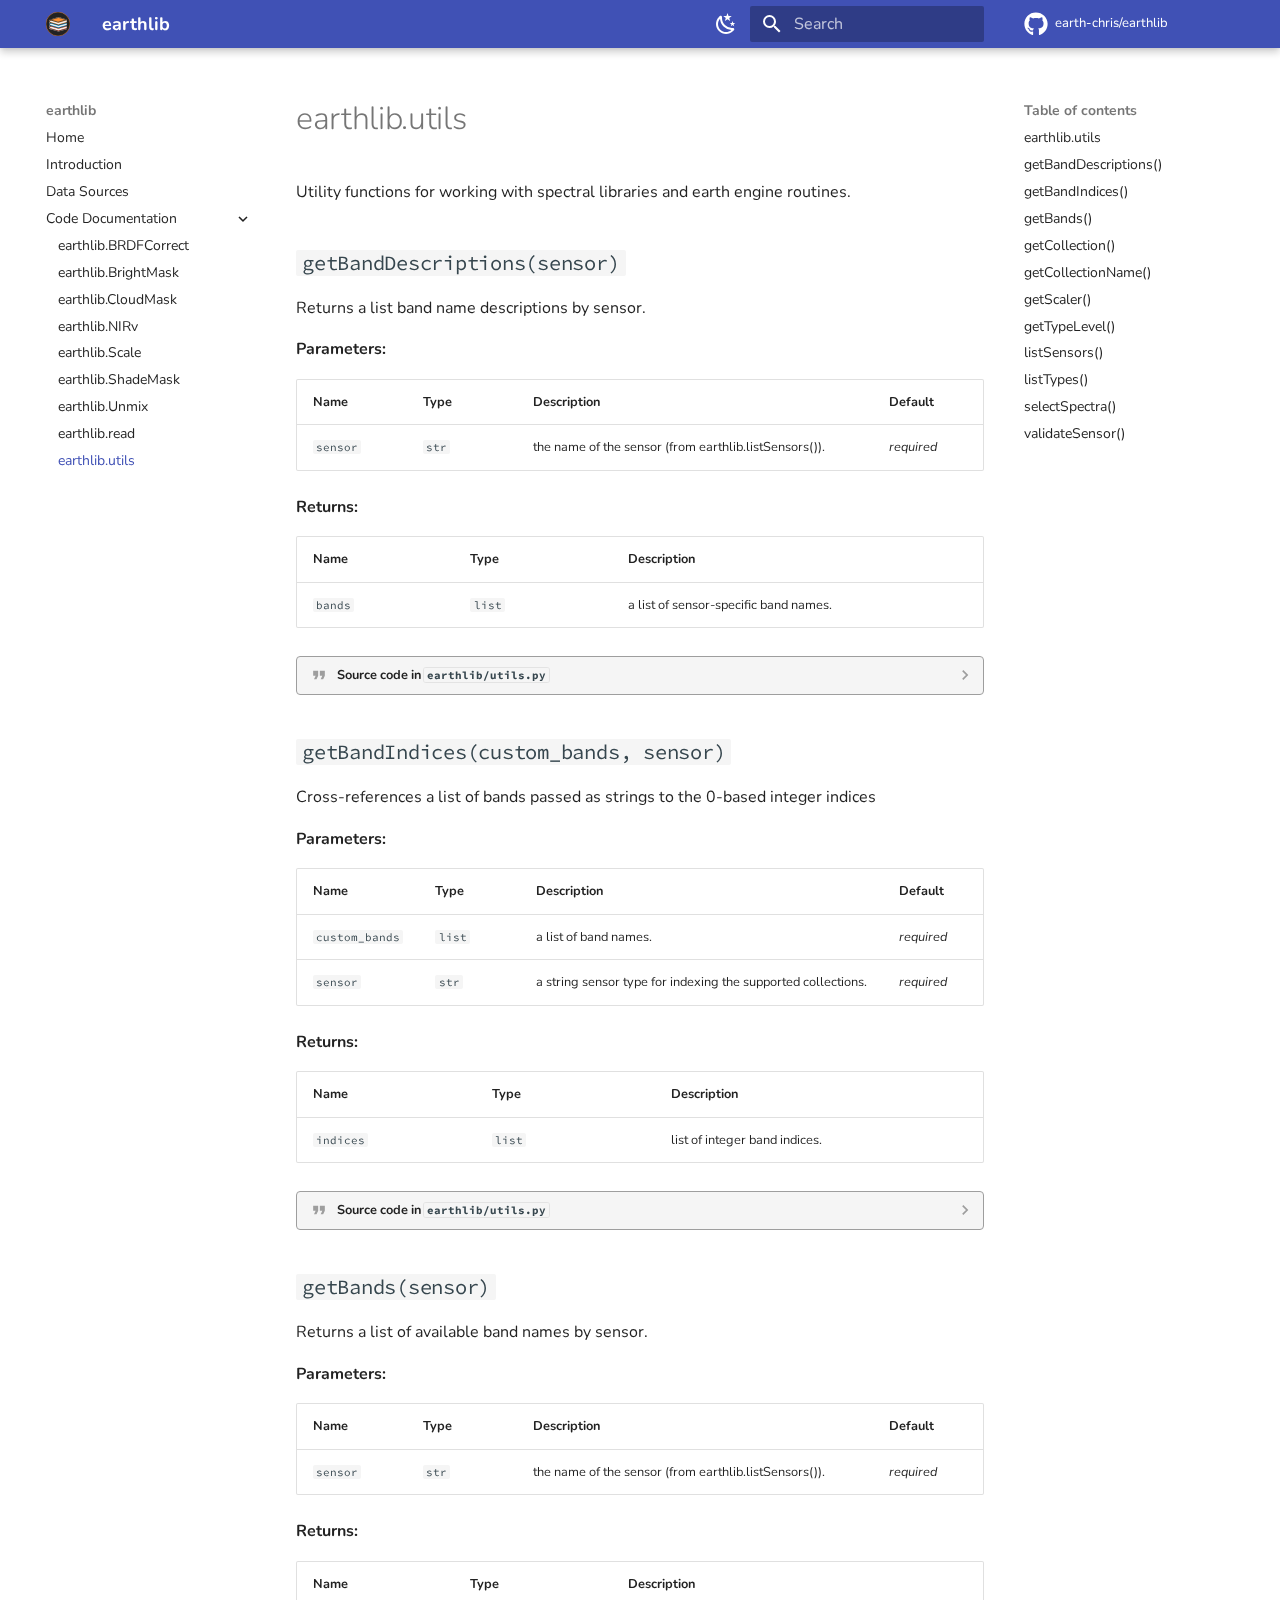
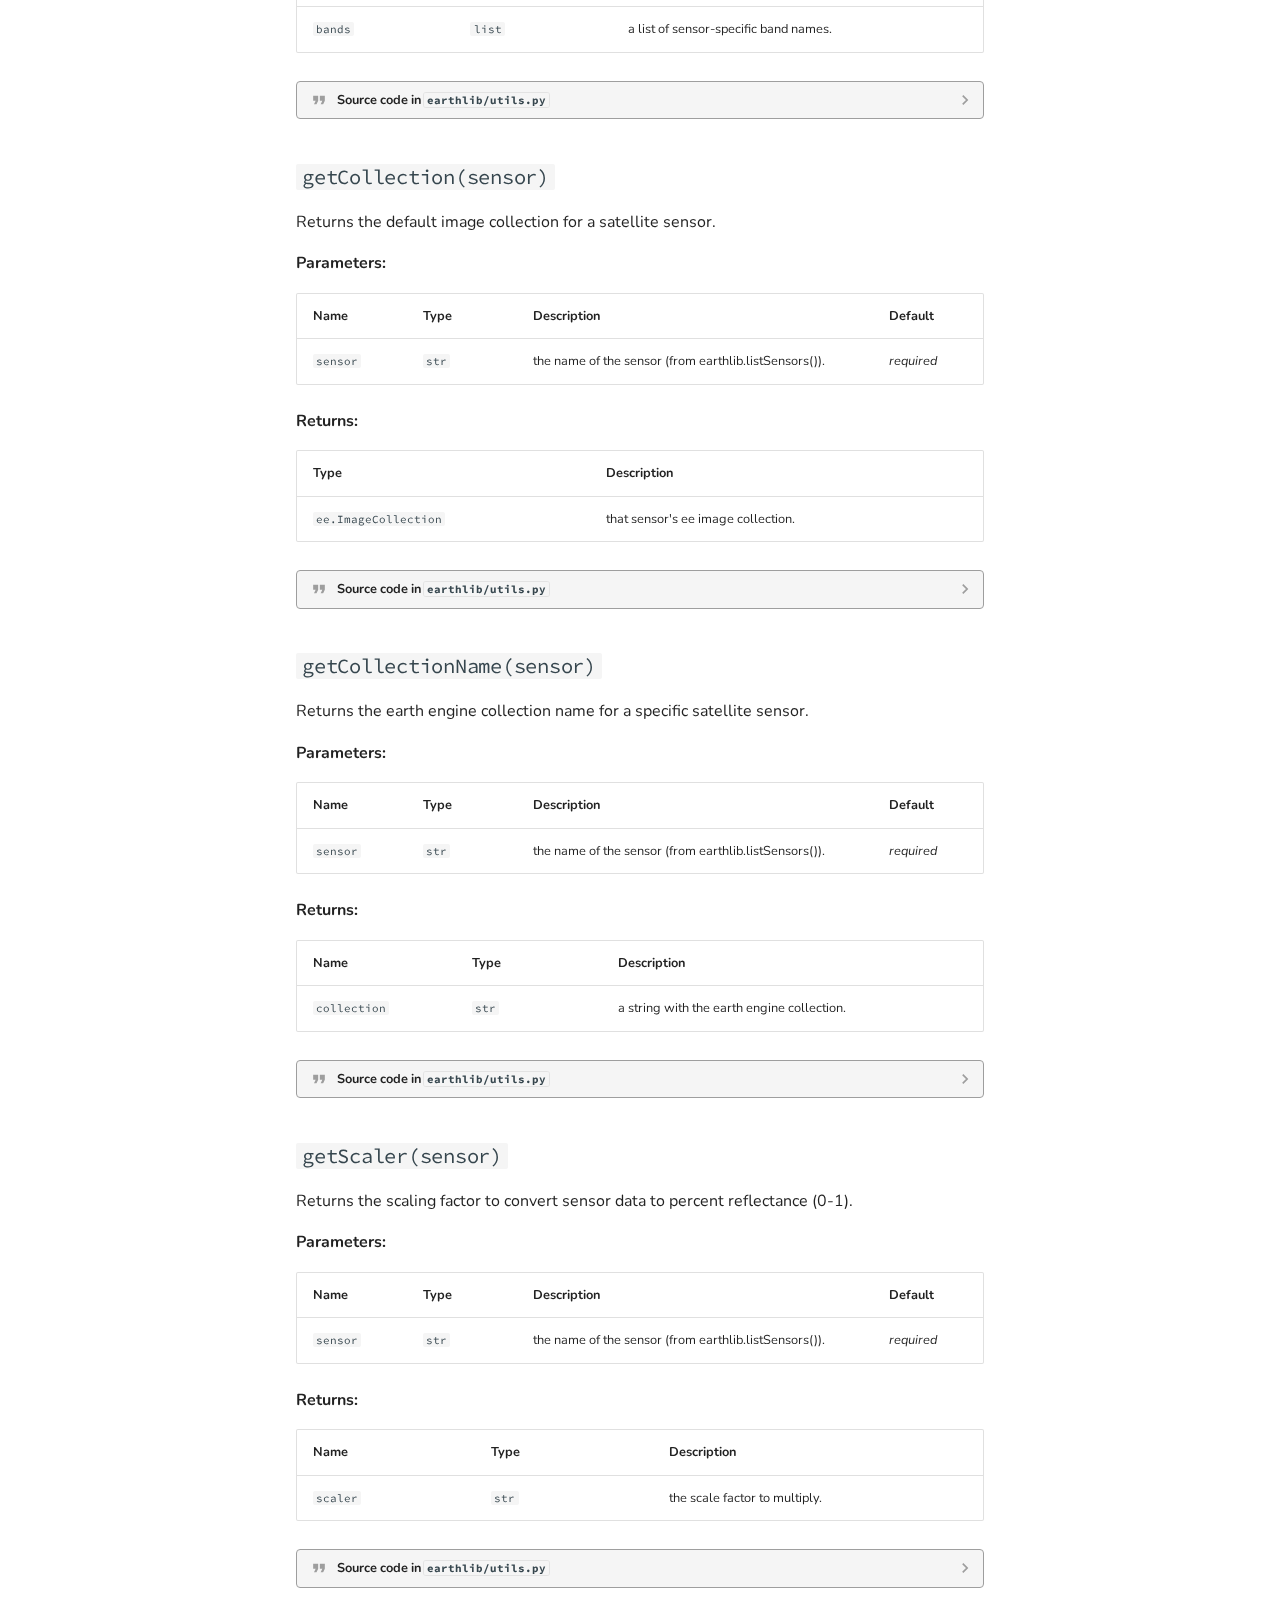
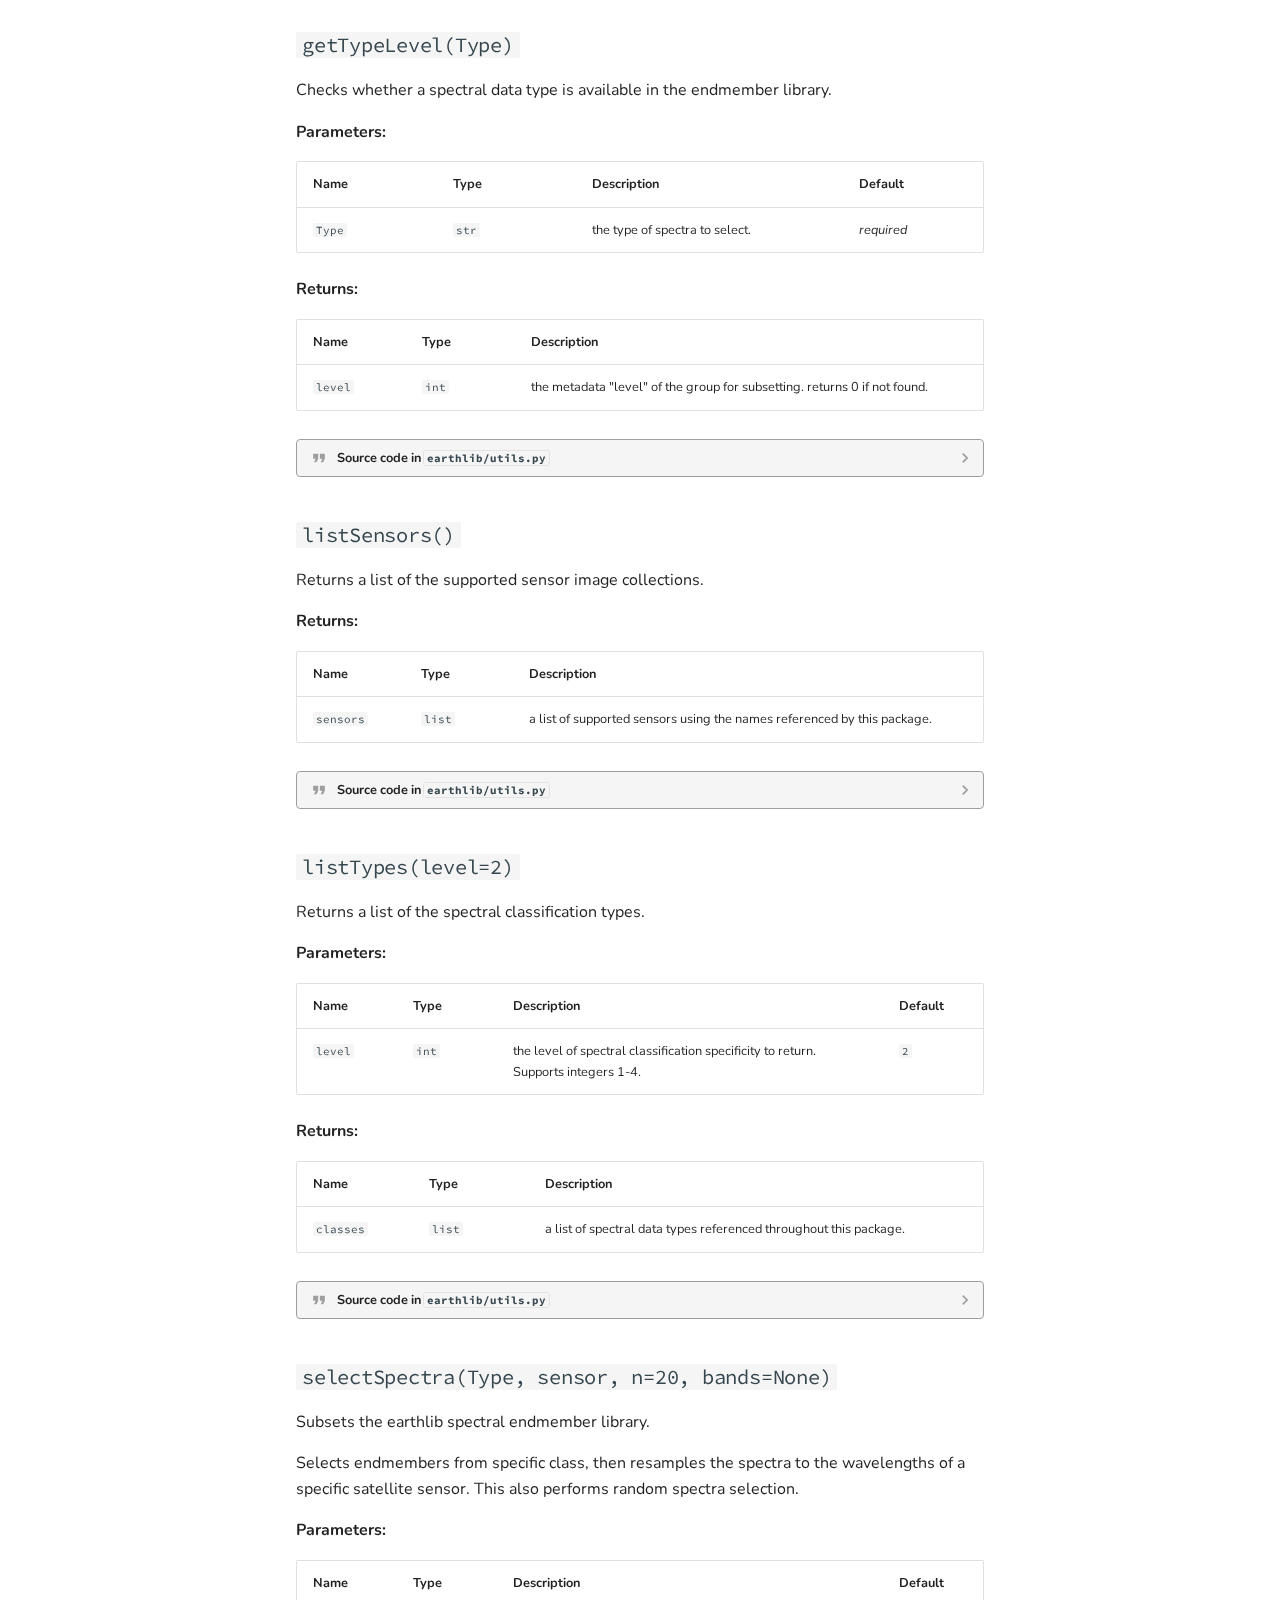
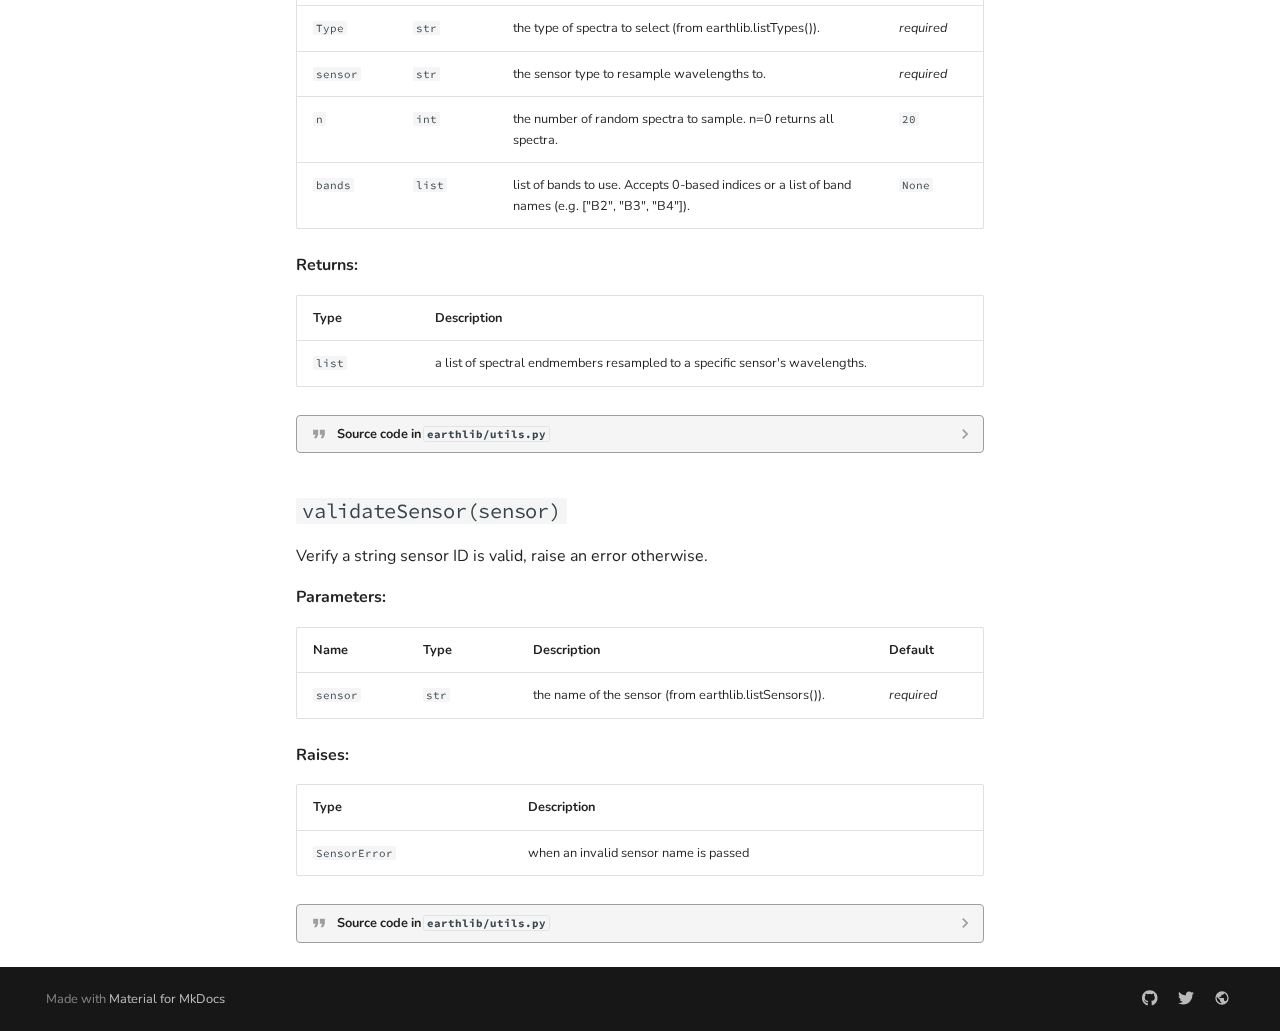
<file: module/utils/index.html>
<!doctype html>
<html lang="en" class="no-js">
  <head>
    
      <meta charset="utf-8">
      <meta name="viewport" content="width=device-width,initial-scale=1">
      
        <meta name="description" content="Spectral unmixing tools for satellite land cover mapping.">
      
      
      
        <link rel="canonical" href="https://earth-chris.github.io/earthlib/module/utils/">
      
      
        <link rel="prev" href="../read/">
      
      
      
      <link rel="icon" href="../../img/favicon.png">
      <meta name="generator" content="mkdocs-1.5.2, mkdocs-material-9.2.7">
    
    
      
        <title>earthlib.utils - earthlib</title>
      
    
    
      <link rel="stylesheet" href="../../assets/stylesheets/main.046329b4.min.css">
      
        
        <link rel="stylesheet" href="../../assets/stylesheets/palette.85d0ee34.min.css">
      
      


    
    
      
    
    
      
        
        
        <link rel="preconnect" href="https://fonts.gstatic.com" crossorigin>
        <link rel="stylesheet" href="https://fonts.googleapis.com/css?family=Nunito:300,300i,400,400i,700,700i%7CSource+Code+Pro:400,400i,700,700i&display=fallback">
        <style>:root{--md-text-font:"Nunito";--md-code-font:"Source Code Pro"}</style>
      
    
    
      <link rel="stylesheet" href="../../assets/_mkdocstrings.css">
    
      <link rel="stylesheet" href="https://earth-chris.github.io/shared/mkdocs.css">
    
    <script>__md_scope=new URL("../..",location),__md_hash=e=>[...e].reduce((e,_)=>(e<<5)-e+_.charCodeAt(0),0),__md_get=(e,_=localStorage,t=__md_scope)=>JSON.parse(_.getItem(t.pathname+"."+e)),__md_set=(e,_,t=localStorage,a=__md_scope)=>{try{t.setItem(a.pathname+"."+e,JSON.stringify(_))}catch(e){}}</script>
    
      

    
    
    
  </head>
  
  
    
    
      
    
    
    
    
    <body dir="ltr" data-md-color-scheme="earthchris-light" data-md-color-primary="indigo" data-md-color-accent="indigo">
  
    
    
      <script>var palette=__md_get("__palette");if(palette&&"object"==typeof palette.color)for(var key of Object.keys(palette.color))document.body.setAttribute("data-md-color-"+key,palette.color[key])</script>
    
    <input class="md-toggle" data-md-toggle="drawer" type="checkbox" id="__drawer" autocomplete="off">
    <input class="md-toggle" data-md-toggle="search" type="checkbox" id="__search" autocomplete="off">
    <label class="md-overlay" for="__drawer"></label>
    <div data-md-component="skip">
      
        
        <a href="#earthlib.utils" class="md-skip">
          Skip to content
        </a>
      
    </div>
    <div data-md-component="announce">
      
    </div>
    
    
      

  

<header class="md-header md-header--shadow" data-md-component="header">
  <nav class="md-header__inner md-grid" aria-label="Header">
    <a href="../.." title="earthlib" class="md-header__button md-logo" aria-label="earthlib" data-md-component="logo">
      
  <img src="../../img/earthlib.svg" alt="logo">

    </a>
    <label class="md-header__button md-icon" for="__drawer">
      
      <svg xmlns="http://www.w3.org/2000/svg" viewBox="0 0 24 24"><path d="M3 6h18v2H3V6m0 5h18v2H3v-2m0 5h18v2H3v-2Z"/></svg>
    </label>
    <div class="md-header__title" data-md-component="header-title">
      <div class="md-header__ellipsis">
        <div class="md-header__topic">
          <span class="md-ellipsis">
            earthlib
          </span>
        </div>
        <div class="md-header__topic" data-md-component="header-topic">
          <span class="md-ellipsis">
            
              earthlib.utils
            
          </span>
        </div>
      </div>
    </div>
    
      
        <form class="md-header__option" data-md-component="palette">
  
    
    
    
    <input class="md-option" data-md-color-media="(prefers-color-scheme: light)" data-md-color-scheme="earthchris-light" data-md-color-primary="indigo" data-md-color-accent="indigo"  aria-label="Go dark"  type="radio" name="__palette" id="__palette_1">
    
      <label class="md-header__button md-icon" title="Go dark" for="__palette_2" hidden>
        <svg xmlns="http://www.w3.org/2000/svg" viewBox="0 0 24 24"><path d="m17.75 4.09-2.53 1.94.91 3.06-2.63-1.81-2.63 1.81.91-3.06-2.53-1.94L12.44 4l1.06-3 1.06 3 3.19.09m3.5 6.91-1.64 1.25.59 1.98-1.7-1.17-1.7 1.17.59-1.98L15.75 11l2.06-.05L18.5 9l.69 1.95 2.06.05m-2.28 4.95c.83-.08 1.72 1.1 1.19 1.85-.32.45-.66.87-1.08 1.27C15.17 23 8.84 23 4.94 19.07c-3.91-3.9-3.91-10.24 0-14.14.4-.4.82-.76 1.27-1.08.75-.53 1.93.36 1.85 1.19-.27 2.86.69 5.83 2.89 8.02a9.96 9.96 0 0 0 8.02 2.89m-1.64 2.02a12.08 12.08 0 0 1-7.8-3.47c-2.17-2.19-3.33-5-3.49-7.82-2.81 3.14-2.7 7.96.31 10.98 3.02 3.01 7.84 3.12 10.98.31Z"/></svg>
      </label>
    
  
    
    
    
    <input class="md-option" data-md-color-media="(prefers-color-scheme: dark)" data-md-color-scheme="slate" data-md-color-primary="indigo" data-md-color-accent="indigo"  aria-label="Go light"  type="radio" name="__palette" id="__palette_2">
    
      <label class="md-header__button md-icon" title="Go light" for="__palette_1" hidden>
        <svg xmlns="http://www.w3.org/2000/svg" viewBox="0 0 24 24"><path d="M12 7a5 5 0 0 1 5 5 5 5 0 0 1-5 5 5 5 0 0 1-5-5 5 5 0 0 1 5-5m0 2a3 3 0 0 0-3 3 3 3 0 0 0 3 3 3 3 0 0 0 3-3 3 3 0 0 0-3-3m0-7 2.39 3.42C13.65 5.15 12.84 5 12 5c-.84 0-1.65.15-2.39.42L12 2M3.34 7l4.16-.35A7.2 7.2 0 0 0 5.94 8.5c-.44.74-.69 1.5-.83 2.29L3.34 7m.02 10 1.76-3.77a7.131 7.131 0 0 0 2.38 4.14L3.36 17M20.65 7l-1.77 3.79a7.023 7.023 0 0 0-2.38-4.15l4.15.36m-.01 10-4.14.36c.59-.51 1.12-1.14 1.54-1.86.42-.73.69-1.5.83-2.29L20.64 17M12 22l-2.41-3.44c.74.27 1.55.44 2.41.44.82 0 1.63-.17 2.37-.44L12 22Z"/></svg>
      </label>
    
  
</form>
      
    
    
    
      <label class="md-header__button md-icon" for="__search">
        
        <svg xmlns="http://www.w3.org/2000/svg" viewBox="0 0 24 24"><path d="M9.5 3A6.5 6.5 0 0 1 16 9.5c0 1.61-.59 3.09-1.56 4.23l.27.27h.79l5 5-1.5 1.5-5-5v-.79l-.27-.27A6.516 6.516 0 0 1 9.5 16 6.5 6.5 0 0 1 3 9.5 6.5 6.5 0 0 1 9.5 3m0 2C7 5 5 7 5 9.5S7 14 9.5 14 14 12 14 9.5 12 5 9.5 5Z"/></svg>
      </label>
      <div class="md-search" data-md-component="search" role="dialog">
  <label class="md-search__overlay" for="__search"></label>
  <div class="md-search__inner" role="search">
    <form class="md-search__form" name="search">
      <input type="text" class="md-search__input" name="query" aria-label="Search" placeholder="Search" autocapitalize="off" autocorrect="off" autocomplete="off" spellcheck="false" data-md-component="search-query" required>
      <label class="md-search__icon md-icon" for="__search">
        
        <svg xmlns="http://www.w3.org/2000/svg" viewBox="0 0 24 24"><path d="M9.5 3A6.5 6.5 0 0 1 16 9.5c0 1.61-.59 3.09-1.56 4.23l.27.27h.79l5 5-1.5 1.5-5-5v-.79l-.27-.27A6.516 6.516 0 0 1 9.5 16 6.5 6.5 0 0 1 3 9.5 6.5 6.5 0 0 1 9.5 3m0 2C7 5 5 7 5 9.5S7 14 9.5 14 14 12 14 9.5 12 5 9.5 5Z"/></svg>
        
        <svg xmlns="http://www.w3.org/2000/svg" viewBox="0 0 24 24"><path d="M20 11v2H8l5.5 5.5-1.42 1.42L4.16 12l7.92-7.92L13.5 5.5 8 11h12Z"/></svg>
      </label>
      <nav class="md-search__options" aria-label="Search">
        
        <button type="reset" class="md-search__icon md-icon" title="Clear" aria-label="Clear" tabindex="-1">
          
          <svg xmlns="http://www.w3.org/2000/svg" viewBox="0 0 24 24"><path d="M19 6.41 17.59 5 12 10.59 6.41 5 5 6.41 10.59 12 5 17.59 6.41 19 12 13.41 17.59 19 19 17.59 13.41 12 19 6.41Z"/></svg>
        </button>
      </nav>
      
    </form>
    <div class="md-search__output">
      <div class="md-search__scrollwrap" data-md-scrollfix>
        <div class="md-search-result" data-md-component="search-result">
          <div class="md-search-result__meta">
            Initializing search
          </div>
          <ol class="md-search-result__list" role="presentation"></ol>
        </div>
      </div>
    </div>
  </div>
</div>
    
    
      <div class="md-header__source">
        <a href="https://github.com/earth-chris/earthlib" title="Go to repository" class="md-source" data-md-component="source">
  <div class="md-source__icon md-icon">
    
    <svg xmlns="http://www.w3.org/2000/svg" viewBox="0 0 496 512"><!--! Font Awesome Free 6.4.2 by @fontawesome - https://fontawesome.com License - https://fontawesome.com/license/free (Icons: CC BY 4.0, Fonts: SIL OFL 1.1, Code: MIT License) Copyright 2023 Fonticons, Inc.--><path d="M165.9 397.4c0 2-2.3 3.6-5.2 3.6-3.3.3-5.6-1.3-5.6-3.6 0-2 2.3-3.6 5.2-3.6 3-.3 5.6 1.3 5.6 3.6zm-31.1-4.5c-.7 2 1.3 4.3 4.3 4.9 2.6 1 5.6 0 6.2-2s-1.3-4.3-4.3-5.2c-2.6-.7-5.5.3-6.2 2.3zm44.2-1.7c-2.9.7-4.9 2.6-4.6 4.9.3 2 2.9 3.3 5.9 2.6 2.9-.7 4.9-2.6 4.6-4.6-.3-1.9-3-3.2-5.9-2.9zM244.8 8C106.1 8 0 113.3 0 252c0 110.9 69.8 205.8 169.5 239.2 12.8 2.3 17.3-5.6 17.3-12.1 0-6.2-.3-40.4-.3-61.4 0 0-70 15-84.7-29.8 0 0-11.4-29.1-27.8-36.6 0 0-22.9-15.7 1.6-15.4 0 0 24.9 2 38.6 25.8 21.9 38.6 58.6 27.5 72.9 20.9 2.3-16 8.8-27.1 16-33.7-55.9-6.2-112.3-14.3-112.3-110.5 0-27.5 7.6-41.3 23.6-58.9-2.6-6.5-11.1-33.3 2.6-67.9 20.9-6.5 69 27 69 27 20-5.6 41.5-8.5 62.8-8.5s42.8 2.9 62.8 8.5c0 0 48.1-33.6 69-27 13.7 34.7 5.2 61.4 2.6 67.9 16 17.7 25.8 31.5 25.8 58.9 0 96.5-58.9 104.2-114.8 110.5 9.2 7.9 17 22.9 17 46.4 0 33.7-.3 75.4-.3 83.6 0 6.5 4.6 14.4 17.3 12.1C428.2 457.8 496 362.9 496 252 496 113.3 383.5 8 244.8 8zM97.2 352.9c-1.3 1-1 3.3.7 5.2 1.6 1.6 3.9 2.3 5.2 1 1.3-1 1-3.3-.7-5.2-1.6-1.6-3.9-2.3-5.2-1zm-10.8-8.1c-.7 1.3.3 2.9 2.3 3.9 1.6 1 3.6.7 4.3-.7.7-1.3-.3-2.9-2.3-3.9-2-.6-3.6-.3-4.3.7zm32.4 35.6c-1.6 1.3-1 4.3 1.3 6.2 2.3 2.3 5.2 2.6 6.5 1 1.3-1.3.7-4.3-1.3-6.2-2.2-2.3-5.2-2.6-6.5-1zm-11.4-14.7c-1.6 1-1.6 3.6 0 5.9 1.6 2.3 4.3 3.3 5.6 2.3 1.6-1.3 1.6-3.9 0-6.2-1.4-2.3-4-3.3-5.6-2z"/></svg>
  </div>
  <div class="md-source__repository">
    earth-chris/earthlib
  </div>
</a>
      </div>
    
  </nav>
  
</header>
    
    <div class="md-container" data-md-component="container">
      
      
        
          
        
      
      <main class="md-main" data-md-component="main">
        <div class="md-main__inner md-grid">
          
            
              
              <div class="md-sidebar md-sidebar--primary" data-md-component="sidebar" data-md-type="navigation" >
                <div class="md-sidebar__scrollwrap">
                  <div class="md-sidebar__inner">
                    



<nav class="md-nav md-nav--primary" aria-label="Navigation" data-md-level="0">
  <label class="md-nav__title" for="__drawer">
    <a href="../.." title="earthlib" class="md-nav__button md-logo" aria-label="earthlib" data-md-component="logo">
      
  <img src="../../img/earthlib.svg" alt="logo">

    </a>
    earthlib
  </label>
  
    <div class="md-nav__source">
      <a href="https://github.com/earth-chris/earthlib" title="Go to repository" class="md-source" data-md-component="source">
  <div class="md-source__icon md-icon">
    
    <svg xmlns="http://www.w3.org/2000/svg" viewBox="0 0 496 512"><!--! Font Awesome Free 6.4.2 by @fontawesome - https://fontawesome.com License - https://fontawesome.com/license/free (Icons: CC BY 4.0, Fonts: SIL OFL 1.1, Code: MIT License) Copyright 2023 Fonticons, Inc.--><path d="M165.9 397.4c0 2-2.3 3.6-5.2 3.6-3.3.3-5.6-1.3-5.6-3.6 0-2 2.3-3.6 5.2-3.6 3-.3 5.6 1.3 5.6 3.6zm-31.1-4.5c-.7 2 1.3 4.3 4.3 4.9 2.6 1 5.6 0 6.2-2s-1.3-4.3-4.3-5.2c-2.6-.7-5.5.3-6.2 2.3zm44.2-1.7c-2.9.7-4.9 2.6-4.6 4.9.3 2 2.9 3.3 5.9 2.6 2.9-.7 4.9-2.6 4.6-4.6-.3-1.9-3-3.2-5.9-2.9zM244.8 8C106.1 8 0 113.3 0 252c0 110.9 69.8 205.8 169.5 239.2 12.8 2.3 17.3-5.6 17.3-12.1 0-6.2-.3-40.4-.3-61.4 0 0-70 15-84.7-29.8 0 0-11.4-29.1-27.8-36.6 0 0-22.9-15.7 1.6-15.4 0 0 24.9 2 38.6 25.8 21.9 38.6 58.6 27.5 72.9 20.9 2.3-16 8.8-27.1 16-33.7-55.9-6.2-112.3-14.3-112.3-110.5 0-27.5 7.6-41.3 23.6-58.9-2.6-6.5-11.1-33.3 2.6-67.9 20.9-6.5 69 27 69 27 20-5.6 41.5-8.5 62.8-8.5s42.8 2.9 62.8 8.5c0 0 48.1-33.6 69-27 13.7 34.7 5.2 61.4 2.6 67.9 16 17.7 25.8 31.5 25.8 58.9 0 96.5-58.9 104.2-114.8 110.5 9.2 7.9 17 22.9 17 46.4 0 33.7-.3 75.4-.3 83.6 0 6.5 4.6 14.4 17.3 12.1C428.2 457.8 496 362.9 496 252 496 113.3 383.5 8 244.8 8zM97.2 352.9c-1.3 1-1 3.3.7 5.2 1.6 1.6 3.9 2.3 5.2 1 1.3-1 1-3.3-.7-5.2-1.6-1.6-3.9-2.3-5.2-1zm-10.8-8.1c-.7 1.3.3 2.9 2.3 3.9 1.6 1 3.6.7 4.3-.7.7-1.3-.3-2.9-2.3-3.9-2-.6-3.6-.3-4.3.7zm32.4 35.6c-1.6 1.3-1 4.3 1.3 6.2 2.3 2.3 5.2 2.6 6.5 1 1.3-1.3.7-4.3-1.3-6.2-2.2-2.3-5.2-2.6-6.5-1zm-11.4-14.7c-1.6 1-1.6 3.6 0 5.9 1.6 2.3 4.3 3.3 5.6 2.3 1.6-1.3 1.6-3.9 0-6.2-1.4-2.3-4-3.3-5.6-2z"/></svg>
  </div>
  <div class="md-source__repository">
    earth-chris/earthlib
  </div>
</a>
    </div>
  
  <ul class="md-nav__list" data-md-scrollfix>
    
      
      
  
  
  
    <li class="md-nav__item">
      <a href="../.." class="md-nav__link">
        
  
  <span class="md-ellipsis">
    Home
  </span>
  

      </a>
    </li>
  

    
      
      
  
  
  
    <li class="md-nav__item">
      <a href="../../introduction/" class="md-nav__link">
        
  
  <span class="md-ellipsis">
    Introduction
  </span>
  

      </a>
    </li>
  

    
      
      
  
  
  
    <li class="md-nav__item">
      <a href="../../sources/" class="md-nav__link">
        
  
  <span class="md-ellipsis">
    Data Sources
  </span>
  

      </a>
    </li>
  

    
      
      
  
  
    
  
  
    
    
    
    <li class="md-nav__item md-nav__item--active md-nav__item--nested">
      
        
        
        
        
        <input class="md-nav__toggle md-toggle " type="checkbox" id="__nav_4" checked>
        
          <label class="md-nav__link" for="__nav_4" id="__nav_4_label" tabindex="0">
            
  
  <span class="md-ellipsis">
    Code Documentation
  </span>
  

            <span class="md-nav__icon md-icon"></span>
          </label>
        
        <nav class="md-nav" data-md-level="1" aria-labelledby="__nav_4_label" aria-expanded="true">
          <label class="md-nav__title" for="__nav_4">
            <span class="md-nav__icon md-icon"></span>
            Code Documentation
          </label>
          <ul class="md-nav__list" data-md-scrollfix>
            
              
                
  
  
  
    <li class="md-nav__item">
      <a href="../BRDFCorrect/" class="md-nav__link">
        
  
  <span class="md-ellipsis">
    earthlib.BRDFCorrect
  </span>
  

      </a>
    </li>
  

              
            
              
                
  
  
  
    <li class="md-nav__item">
      <a href="../BrightMask/" class="md-nav__link">
        
  
  <span class="md-ellipsis">
    earthlib.BrightMask
  </span>
  

      </a>
    </li>
  

              
            
              
                
  
  
  
    <li class="md-nav__item">
      <a href="../CloudMask/" class="md-nav__link">
        
  
  <span class="md-ellipsis">
    earthlib.CloudMask
  </span>
  

      </a>
    </li>
  

              
            
              
                
  
  
  
    <li class="md-nav__item">
      <a href="../NIRv/" class="md-nav__link">
        
  
  <span class="md-ellipsis">
    earthlib.NIRv
  </span>
  

      </a>
    </li>
  

              
            
              
                
  
  
  
    <li class="md-nav__item">
      <a href="../Scale/" class="md-nav__link">
        
  
  <span class="md-ellipsis">
    earthlib.Scale
  </span>
  

      </a>
    </li>
  

              
            
              
                
  
  
  
    <li class="md-nav__item">
      <a href="../ShadeMask/" class="md-nav__link">
        
  
  <span class="md-ellipsis">
    earthlib.ShadeMask
  </span>
  

      </a>
    </li>
  

              
            
              
                
  
  
  
    <li class="md-nav__item">
      <a href="../Unmix/" class="md-nav__link">
        
  
  <span class="md-ellipsis">
    earthlib.Unmix
  </span>
  

      </a>
    </li>
  

              
            
              
                
  
  
  
    <li class="md-nav__item">
      <a href="../read/" class="md-nav__link">
        
  
  <span class="md-ellipsis">
    earthlib.read
  </span>
  

      </a>
    </li>
  

              
            
              
                
  
  
    
  
  
    <li class="md-nav__item md-nav__item--active">
      
      <input class="md-nav__toggle md-toggle" type="checkbox" id="__toc">
      
      
      
        <label class="md-nav__link md-nav__link--active" for="__toc">
          
  
  <span class="md-ellipsis">
    earthlib.utils
  </span>
  

          <span class="md-nav__icon md-icon"></span>
        </label>
      
      <a href="./" class="md-nav__link md-nav__link--active">
        
  
  <span class="md-ellipsis">
    earthlib.utils
  </span>
  

      </a>
      
        

<nav class="md-nav md-nav--secondary" aria-label="Table of contents">
  
  
  
  
    <label class="md-nav__title" for="__toc">
      <span class="md-nav__icon md-icon"></span>
      Table of contents
    </label>
    <ul class="md-nav__list" data-md-component="toc" data-md-scrollfix>
      
        <li class="md-nav__item">
  <a href="#earthlib.utils" class="md-nav__link">
    earthlib.utils
  </a>
  
</li>
      
        <li class="md-nav__item">
  <a href="#earthlib.utils.getBandDescriptions" class="md-nav__link">
    getBandDescriptions()
  </a>
  
</li>
      
        <li class="md-nav__item">
  <a href="#earthlib.utils.getBandIndices" class="md-nav__link">
    getBandIndices()
  </a>
  
</li>
      
        <li class="md-nav__item">
  <a href="#earthlib.utils.getBands" class="md-nav__link">
    getBands()
  </a>
  
</li>
      
        <li class="md-nav__item">
  <a href="#earthlib.utils.getCollection" class="md-nav__link">
    getCollection()
  </a>
  
</li>
      
        <li class="md-nav__item">
  <a href="#earthlib.utils.getCollectionName" class="md-nav__link">
    getCollectionName()
  </a>
  
</li>
      
        <li class="md-nav__item">
  <a href="#earthlib.utils.getScaler" class="md-nav__link">
    getScaler()
  </a>
  
</li>
      
        <li class="md-nav__item">
  <a href="#earthlib.utils.getTypeLevel" class="md-nav__link">
    getTypeLevel()
  </a>
  
</li>
      
        <li class="md-nav__item">
  <a href="#earthlib.utils.listSensors" class="md-nav__link">
    listSensors()
  </a>
  
</li>
      
        <li class="md-nav__item">
  <a href="#earthlib.utils.listTypes" class="md-nav__link">
    listTypes()
  </a>
  
</li>
      
        <li class="md-nav__item">
  <a href="#earthlib.utils.selectSpectra" class="md-nav__link">
    selectSpectra()
  </a>
  
</li>
      
        <li class="md-nav__item">
  <a href="#earthlib.utils.validateSensor" class="md-nav__link">
    validateSensor()
  </a>
  
</li>
      
    </ul>
  
</nav>
      
    </li>
  

              
            
          </ul>
        </nav>
      
    </li>
  

    
  </ul>
</nav>
                  </div>
                </div>
              </div>
            
            
              
              <div class="md-sidebar md-sidebar--secondary" data-md-component="sidebar" data-md-type="toc" >
                <div class="md-sidebar__scrollwrap">
                  <div class="md-sidebar__inner">
                    

<nav class="md-nav md-nav--secondary" aria-label="Table of contents">
  
  
  
  
    <label class="md-nav__title" for="__toc">
      <span class="md-nav__icon md-icon"></span>
      Table of contents
    </label>
    <ul class="md-nav__list" data-md-component="toc" data-md-scrollfix>
      
        <li class="md-nav__item">
  <a href="#earthlib.utils" class="md-nav__link">
    earthlib.utils
  </a>
  
</li>
      
        <li class="md-nav__item">
  <a href="#earthlib.utils.getBandDescriptions" class="md-nav__link">
    getBandDescriptions()
  </a>
  
</li>
      
        <li class="md-nav__item">
  <a href="#earthlib.utils.getBandIndices" class="md-nav__link">
    getBandIndices()
  </a>
  
</li>
      
        <li class="md-nav__item">
  <a href="#earthlib.utils.getBands" class="md-nav__link">
    getBands()
  </a>
  
</li>
      
        <li class="md-nav__item">
  <a href="#earthlib.utils.getCollection" class="md-nav__link">
    getCollection()
  </a>
  
</li>
      
        <li class="md-nav__item">
  <a href="#earthlib.utils.getCollectionName" class="md-nav__link">
    getCollectionName()
  </a>
  
</li>
      
        <li class="md-nav__item">
  <a href="#earthlib.utils.getScaler" class="md-nav__link">
    getScaler()
  </a>
  
</li>
      
        <li class="md-nav__item">
  <a href="#earthlib.utils.getTypeLevel" class="md-nav__link">
    getTypeLevel()
  </a>
  
</li>
      
        <li class="md-nav__item">
  <a href="#earthlib.utils.listSensors" class="md-nav__link">
    listSensors()
  </a>
  
</li>
      
        <li class="md-nav__item">
  <a href="#earthlib.utils.listTypes" class="md-nav__link">
    listTypes()
  </a>
  
</li>
      
        <li class="md-nav__item">
  <a href="#earthlib.utils.selectSpectra" class="md-nav__link">
    selectSpectra()
  </a>
  
</li>
      
        <li class="md-nav__item">
  <a href="#earthlib.utils.validateSensor" class="md-nav__link">
    validateSensor()
  </a>
  
</li>
      
    </ul>
  
</nav>
                  </div>
                </div>
              </div>
            
          
          
            <div class="md-content" data-md-component="content">
              <article class="md-content__inner md-typeset">
                
                  

  
  


  <h1>earthlib.utils</h1>

<div class="doc doc-object doc-module">


<a id="earthlib.utils"></a>
  <div class="doc doc-contents first">
  
      <p>Utility functions for working with spectral libraries and earth engine routines.</p>

  

  <div class="doc doc-children">









<div class="doc doc-object doc-function">



<h2 class="doc doc-heading" id="earthlib.utils.getBandDescriptions">
<code class="codehilite language-python"><span class="n">getBandDescriptions</span><span class="p">(</span><span class="n">sensor</span><span class="p">)</span></code>

<a class="headerlink" href="#earthlib.utils.getBandDescriptions" title="Permanent link">&para;</a></h2>


  <div class="doc doc-contents ">
  
      <p>Returns a list band name descriptions by sensor.</p>

  <p><strong>Parameters:</strong></p>
  <table>
    <thead>
      <tr>
        <th>Name</th>
        <th>Type</th>
        <th>Description</th>
        <th>Default</th>
      </tr>
    </thead>
    <tbody>
        <tr>
          <td><code>sensor</code></td>
          <td>
                <code>str</code>
          </td>
          <td>
            <div class="doc-md-description">
              <p>the name of the sensor (from earthlib.listSensors()).</p>
            </div>
          </td>
          <td>
              <em>required</em>
          </td>
        </tr>
    </tbody>
  </table>

  <p><strong>Returns:</strong></p>
  <table>
    <thead>
      <tr>
<th>Name</th>        <th>Type</th>
        <th>Description</th>
      </tr>
    </thead>
    <tbody>
        <tr>
<td><code>bands</code></td>          <td>
                <code>list</code>
          </td>
          <td>
            <div class="doc-md-description">
              <p>a list of sensor-specific band names.</p>
            </div>
          </td>
        </tr>
    </tbody>
  </table>

      <details class="quote">
        <summary>Source code in <code>earthlib/utils.py</code></summary>
        <div class="codehilite"><table class="codehilitetable"><tr><td class="linenos"><div class="linenodiv"><pre><span></span><span class="normal">128</span>
<span class="normal">129</span>
<span class="normal">130</span>
<span class="normal">131</span>
<span class="normal">132</span>
<span class="normal">133</span>
<span class="normal">134</span>
<span class="normal">135</span>
<span class="normal">136</span>
<span class="normal">137</span>
<span class="normal">138</span>
<span class="normal">139</span></pre></div></td><td class="code"><div><pre><span></span><code><span class="k">def</span> <span class="nf">getBandDescriptions</span><span class="p">(</span><span class="n">sensor</span><span class="p">:</span> <span class="nb">str</span><span class="p">)</span> <span class="o">-&gt;</span> <span class="nb">list</span><span class="p">:</span>
<span class="w">    </span><span class="sd">&quot;&quot;&quot;Returns a list band name descriptions by sensor.</span>

<span class="sd">    Args:</span>
<span class="sd">        sensor: the name of the sensor (from earthlib.listSensors()).</span>

<span class="sd">    Returns:</span>
<span class="sd">        bands: a list of sensor-specific band names.</span>
<span class="sd">    &quot;&quot;&quot;</span>
    <span class="n">validateSensor</span><span class="p">(</span><span class="n">sensor</span><span class="p">)</span>
    <span class="n">bands</span> <span class="o">=</span> <span class="n">copy</span><span class="p">(</span><span class="n">collections</span><span class="p">[</span><span class="n">sensor</span><span class="p">])</span><span class="o">.</span><span class="n">get</span><span class="p">(</span><span class="s2">&quot;band_descriptions&quot;</span><span class="p">)</span>
    <span class="k">return</span> <span class="n">bands</span>
</code></pre></div></td></tr></table></div>
      </details>
  </div>

</div>

<div class="doc doc-object doc-function">



<h2 class="doc doc-heading" id="earthlib.utils.getBandIndices">
<code class="codehilite language-python"><span class="n">getBandIndices</span><span class="p">(</span><span class="n">custom_bands</span><span class="p">,</span> <span class="n">sensor</span><span class="p">)</span></code>

<a class="headerlink" href="#earthlib.utils.getBandIndices" title="Permanent link">&para;</a></h2>


  <div class="doc doc-contents ">
  
      <p>Cross-references a list of bands passed as strings to the 0-based integer indices</p>

  <p><strong>Parameters:</strong></p>
  <table>
    <thead>
      <tr>
        <th>Name</th>
        <th>Type</th>
        <th>Description</th>
        <th>Default</th>
      </tr>
    </thead>
    <tbody>
        <tr>
          <td><code>custom_bands</code></td>
          <td>
                <code>list</code>
          </td>
          <td>
            <div class="doc-md-description">
              <p>a list of band names.</p>
            </div>
          </td>
          <td>
              <em>required</em>
          </td>
        </tr>
        <tr>
          <td><code>sensor</code></td>
          <td>
                <code>str</code>
          </td>
          <td>
            <div class="doc-md-description">
              <p>a string sensor type for indexing the supported collections.</p>
            </div>
          </td>
          <td>
              <em>required</em>
          </td>
        </tr>
    </tbody>
  </table>

  <p><strong>Returns:</strong></p>
  <table>
    <thead>
      <tr>
<th>Name</th>        <th>Type</th>
        <th>Description</th>
      </tr>
    </thead>
    <tbody>
        <tr>
<td><code>indices</code></td>          <td>
                <code>list</code>
          </td>
          <td>
            <div class="doc-md-description">
              <p>list of integer band indices.</p>
            </div>
          </td>
        </tr>
    </tbody>
  </table>

      <details class="quote">
        <summary>Source code in <code>earthlib/utils.py</code></summary>
        <div class="codehilite"><table class="codehilitetable"><tr><td class="linenos"><div class="linenodiv"><pre><span></span><span class="normal">142</span>
<span class="normal">143</span>
<span class="normal">144</span>
<span class="normal">145</span>
<span class="normal">146</span>
<span class="normal">147</span>
<span class="normal">148</span>
<span class="normal">149</span>
<span class="normal">150</span>
<span class="normal">151</span>
<span class="normal">152</span>
<span class="normal">153</span>
<span class="normal">154</span>
<span class="normal">155</span>
<span class="normal">156</span>
<span class="normal">157</span>
<span class="normal">158</span>
<span class="normal">159</span>
<span class="normal">160</span>
<span class="normal">161</span>
<span class="normal">162</span>
<span class="normal">163</span>
<span class="normal">164</span>
<span class="normal">165</span></pre></div></td><td class="code"><div><pre><span></span><code><span class="k">def</span> <span class="nf">getBandIndices</span><span class="p">(</span><span class="n">custom_bands</span><span class="p">:</span> <span class="nb">list</span><span class="p">,</span> <span class="n">sensor</span><span class="p">:</span> <span class="nb">str</span><span class="p">)</span> <span class="o">-&gt;</span> <span class="nb">list</span><span class="p">:</span>
<span class="w">    </span><span class="sd">&quot;&quot;&quot;Cross-references a list of bands passed as strings to the 0-based integer indices</span>

<span class="sd">    Args:</span>
<span class="sd">        custom_bands: a list of band names.</span>
<span class="sd">        sensor: a string sensor type for indexing the supported collections.</span>

<span class="sd">    Returns:</span>
<span class="sd">        indices: list of integer band indices.</span>
<span class="sd">    &quot;&quot;&quot;</span>
    <span class="n">validateSensor</span><span class="p">(</span><span class="n">sensor</span><span class="p">)</span>
    <span class="n">sensor_bands</span> <span class="o">=</span> <span class="n">getBands</span><span class="p">(</span><span class="n">sensor</span><span class="p">)</span>
    <span class="n">indices</span> <span class="o">=</span> <span class="nb">list</span><span class="p">()</span>

    <span class="k">if</span> <span class="nb">type</span><span class="p">(</span><span class="n">custom_bands</span><span class="p">)</span> <span class="ow">in</span> <span class="p">(</span><span class="nb">list</span><span class="p">,</span> <span class="nb">tuple</span><span class="p">):</span>
        <span class="k">for</span> <span class="n">band</span> <span class="ow">in</span> <span class="n">custom_bands</span><span class="p">:</span>
            <span class="k">if</span> <span class="n">band</span> <span class="ow">in</span> <span class="n">sensor_bands</span><span class="p">:</span>
                <span class="n">indices</span><span class="o">.</span><span class="n">append</span><span class="p">(</span><span class="n">sensor_bands</span><span class="o">.</span><span class="n">index</span><span class="p">(</span><span class="n">band</span><span class="p">))</span>

    <span class="k">elif</span> <span class="nb">type</span><span class="p">(</span><span class="n">custom_bands</span><span class="p">)</span> <span class="o">==</span> <span class="nb">str</span><span class="p">:</span>
        <span class="n">indices</span><span class="o">.</span><span class="n">append</span><span class="p">(</span><span class="n">sensor_bands</span><span class="o">.</span><span class="n">index</span><span class="p">(</span><span class="n">custom_bands</span><span class="p">))</span>

    <span class="n">indices</span><span class="o">.</span><span class="n">sort</span><span class="p">()</span>
    <span class="k">return</span> <span class="n">indices</span>
</code></pre></div></td></tr></table></div>
      </details>
  </div>

</div>

<div class="doc doc-object doc-function">



<h2 class="doc doc-heading" id="earthlib.utils.getBands">
<code class="codehilite language-python"><span class="n">getBands</span><span class="p">(</span><span class="n">sensor</span><span class="p">)</span></code>

<a class="headerlink" href="#earthlib.utils.getBands" title="Permanent link">&para;</a></h2>


  <div class="doc doc-contents ">
  
      <p>Returns a list of available band names by sensor.</p>

  <p><strong>Parameters:</strong></p>
  <table>
    <thead>
      <tr>
        <th>Name</th>
        <th>Type</th>
        <th>Description</th>
        <th>Default</th>
      </tr>
    </thead>
    <tbody>
        <tr>
          <td><code>sensor</code></td>
          <td>
                <code>str</code>
          </td>
          <td>
            <div class="doc-md-description">
              <p>the name of the sensor (from earthlib.listSensors()).</p>
            </div>
          </td>
          <td>
              <em>required</em>
          </td>
        </tr>
    </tbody>
  </table>

  <p><strong>Returns:</strong></p>
  <table>
    <thead>
      <tr>
<th>Name</th>        <th>Type</th>
        <th>Description</th>
      </tr>
    </thead>
    <tbody>
        <tr>
<td><code>bands</code></td>          <td>
                <code>list</code>
          </td>
          <td>
            <div class="doc-md-description">
              <p>a list of sensor-specific band names.</p>
            </div>
          </td>
        </tr>
    </tbody>
  </table>

      <details class="quote">
        <summary>Source code in <code>earthlib/utils.py</code></summary>
        <div class="codehilite"><table class="codehilitetable"><tr><td class="linenos"><div class="linenodiv"><pre><span></span><span class="normal">114</span>
<span class="normal">115</span>
<span class="normal">116</span>
<span class="normal">117</span>
<span class="normal">118</span>
<span class="normal">119</span>
<span class="normal">120</span>
<span class="normal">121</span>
<span class="normal">122</span>
<span class="normal">123</span>
<span class="normal">124</span>
<span class="normal">125</span></pre></div></td><td class="code"><div><pre><span></span><code><span class="k">def</span> <span class="nf">getBands</span><span class="p">(</span><span class="n">sensor</span><span class="p">:</span> <span class="nb">str</span><span class="p">)</span> <span class="o">-&gt;</span> <span class="nb">list</span><span class="p">:</span>
<span class="w">    </span><span class="sd">&quot;&quot;&quot;Returns a list of available band names by sensor.</span>

<span class="sd">    Args:</span>
<span class="sd">        sensor: the name of the sensor (from earthlib.listSensors()).</span>

<span class="sd">    Returns:</span>
<span class="sd">        bands: a list of sensor-specific band names.</span>
<span class="sd">    &quot;&quot;&quot;</span>
    <span class="n">validateSensor</span><span class="p">(</span><span class="n">sensor</span><span class="p">)</span>
    <span class="n">bands</span> <span class="o">=</span> <span class="n">copy</span><span class="p">(</span><span class="n">collections</span><span class="p">[</span><span class="n">sensor</span><span class="p">])</span><span class="o">.</span><span class="n">get</span><span class="p">(</span><span class="s2">&quot;band_names&quot;</span><span class="p">)</span>
    <span class="k">return</span> <span class="n">bands</span>
</code></pre></div></td></tr></table></div>
      </details>
  </div>

</div>

<div class="doc doc-object doc-function">



<h2 class="doc doc-heading" id="earthlib.utils.getCollection">
<code class="codehilite language-python"><span class="n">getCollection</span><span class="p">(</span><span class="n">sensor</span><span class="p">)</span></code>

<a class="headerlink" href="#earthlib.utils.getCollection" title="Permanent link">&para;</a></h2>


  <div class="doc doc-contents ">
  
      <p>Returns the default image collection for a satellite sensor.</p>

  <p><strong>Parameters:</strong></p>
  <table>
    <thead>
      <tr>
        <th>Name</th>
        <th>Type</th>
        <th>Description</th>
        <th>Default</th>
      </tr>
    </thead>
    <tbody>
        <tr>
          <td><code>sensor</code></td>
          <td>
                <code>str</code>
          </td>
          <td>
            <div class="doc-md-description">
              <p>the name of the sensor (from earthlib.listSensors()).</p>
            </div>
          </td>
          <td>
              <em>required</em>
          </td>
        </tr>
    </tbody>
  </table>

  <p><strong>Returns:</strong></p>
  <table>
    <thead>
      <tr>
        <th>Type</th>
        <th>Description</th>
      </tr>
    </thead>
    <tbody>
        <tr>
          <td>
                <code>ee.<span title="ee.ImageCollection">ImageCollection</span></code>
          </td>
          <td>
            <div class="doc-md-description">
              <p>that sensor's ee image collection.</p>
            </div>
          </td>
        </tr>
    </tbody>
  </table>

      <details class="quote">
        <summary>Source code in <code>earthlib/utils.py</code></summary>
        <div class="codehilite"><table class="codehilitetable"><tr><td class="linenos"><div class="linenodiv"><pre><span></span><span class="normal">88</span>
<span class="normal">89</span>
<span class="normal">90</span>
<span class="normal">91</span>
<span class="normal">92</span>
<span class="normal">93</span>
<span class="normal">94</span>
<span class="normal">95</span>
<span class="normal">96</span>
<span class="normal">97</span></pre></div></td><td class="code"><div><pre><span></span><code><span class="k">def</span> <span class="nf">getCollection</span><span class="p">(</span><span class="n">sensor</span><span class="p">:</span> <span class="nb">str</span><span class="p">)</span> <span class="o">-&gt;</span> <span class="n">ee</span><span class="o">.</span><span class="n">ImageCollection</span><span class="p">:</span>
<span class="w">    </span><span class="sd">&quot;&quot;&quot;Returns the default image collection for a satellite sensor.</span>

<span class="sd">    Args:</span>
<span class="sd">        sensor: the name of the sensor (from earthlib.listSensors()).</span>

<span class="sd">    Returns:</span>
<span class="sd">        that sensor&#39;s ee image collection.</span>
<span class="sd">    &quot;&quot;&quot;</span>
    <span class="k">return</span> <span class="n">ee</span><span class="o">.</span><span class="n">ImageCollection</span><span class="p">(</span><span class="n">getCollectionName</span><span class="p">(</span><span class="n">sensor</span><span class="p">))</span>
</code></pre></div></td></tr></table></div>
      </details>
  </div>

</div>

<div class="doc doc-object doc-function">



<h2 class="doc doc-heading" id="earthlib.utils.getCollectionName">
<code class="codehilite language-python"><span class="n">getCollectionName</span><span class="p">(</span><span class="n">sensor</span><span class="p">)</span></code>

<a class="headerlink" href="#earthlib.utils.getCollectionName" title="Permanent link">&para;</a></h2>


  <div class="doc doc-contents ">
  
      <p>Returns the earth engine collection name for a specific satellite sensor.</p>

  <p><strong>Parameters:</strong></p>
  <table>
    <thead>
      <tr>
        <th>Name</th>
        <th>Type</th>
        <th>Description</th>
        <th>Default</th>
      </tr>
    </thead>
    <tbody>
        <tr>
          <td><code>sensor</code></td>
          <td>
                <code>str</code>
          </td>
          <td>
            <div class="doc-md-description">
              <p>the name of the sensor (from earthlib.listSensors()).</p>
            </div>
          </td>
          <td>
              <em>required</em>
          </td>
        </tr>
    </tbody>
  </table>

  <p><strong>Returns:</strong></p>
  <table>
    <thead>
      <tr>
<th>Name</th>        <th>Type</th>
        <th>Description</th>
      </tr>
    </thead>
    <tbody>
        <tr>
<td><code>collection</code></td>          <td>
                <code>str</code>
          </td>
          <td>
            <div class="doc-md-description">
              <p>a string with the earth engine collection.</p>
            </div>
          </td>
        </tr>
    </tbody>
  </table>

      <details class="quote">
        <summary>Source code in <code>earthlib/utils.py</code></summary>
        <div class="codehilite"><table class="codehilitetable"><tr><td class="linenos"><div class="linenodiv"><pre><span></span><span class="normal">74</span>
<span class="normal">75</span>
<span class="normal">76</span>
<span class="normal">77</span>
<span class="normal">78</span>
<span class="normal">79</span>
<span class="normal">80</span>
<span class="normal">81</span>
<span class="normal">82</span>
<span class="normal">83</span>
<span class="normal">84</span>
<span class="normal">85</span></pre></div></td><td class="code"><div><pre><span></span><code><span class="k">def</span> <span class="nf">getCollectionName</span><span class="p">(</span><span class="n">sensor</span><span class="p">:</span> <span class="nb">str</span><span class="p">)</span> <span class="o">-&gt;</span> <span class="nb">str</span><span class="p">:</span>
<span class="w">    </span><span class="sd">&quot;&quot;&quot;Returns the earth engine collection name for a specific satellite sensor.</span>

<span class="sd">    Args:</span>
<span class="sd">        sensor: the name of the sensor (from earthlib.listSensors()).</span>

<span class="sd">    Returns:</span>
<span class="sd">        collection: a string with the earth engine collection.</span>
<span class="sd">    &quot;&quot;&quot;</span>
    <span class="n">validateSensor</span><span class="p">(</span><span class="n">sensor</span><span class="p">)</span>
    <span class="n">collection</span> <span class="o">=</span> <span class="n">collections</span><span class="p">[</span><span class="n">sensor</span><span class="p">][</span><span class="s2">&quot;collection&quot;</span><span class="p">]</span>
    <span class="k">return</span> <span class="n">collection</span>
</code></pre></div></td></tr></table></div>
      </details>
  </div>

</div>

<div class="doc doc-object doc-function">



<h2 class="doc doc-heading" id="earthlib.utils.getScaler">
<code class="codehilite language-python"><span class="n">getScaler</span><span class="p">(</span><span class="n">sensor</span><span class="p">)</span></code>

<a class="headerlink" href="#earthlib.utils.getScaler" title="Permanent link">&para;</a></h2>


  <div class="doc doc-contents ">
  
      <p>Returns the scaling factor to convert sensor data to percent reflectance (0-1).</p>

  <p><strong>Parameters:</strong></p>
  <table>
    <thead>
      <tr>
        <th>Name</th>
        <th>Type</th>
        <th>Description</th>
        <th>Default</th>
      </tr>
    </thead>
    <tbody>
        <tr>
          <td><code>sensor</code></td>
          <td>
                <code>str</code>
          </td>
          <td>
            <div class="doc-md-description">
              <p>the name of the sensor (from earthlib.listSensors()).</p>
            </div>
          </td>
          <td>
              <em>required</em>
          </td>
        </tr>
    </tbody>
  </table>

  <p><strong>Returns:</strong></p>
  <table>
    <thead>
      <tr>
<th>Name</th>        <th>Type</th>
        <th>Description</th>
      </tr>
    </thead>
    <tbody>
        <tr>
<td><code>scaler</code></td>          <td>
                <code>str</code>
          </td>
          <td>
            <div class="doc-md-description">
              <p>the scale factor to multiply.</p>
            </div>
          </td>
        </tr>
    </tbody>
  </table>

      <details class="quote">
        <summary>Source code in <code>earthlib/utils.py</code></summary>
        <div class="codehilite"><table class="codehilitetable"><tr><td class="linenos"><div class="linenodiv"><pre><span></span><span class="normal">100</span>
<span class="normal">101</span>
<span class="normal">102</span>
<span class="normal">103</span>
<span class="normal">104</span>
<span class="normal">105</span>
<span class="normal">106</span>
<span class="normal">107</span>
<span class="normal">108</span>
<span class="normal">109</span>
<span class="normal">110</span>
<span class="normal">111</span></pre></div></td><td class="code"><div><pre><span></span><code><span class="k">def</span> <span class="nf">getScaler</span><span class="p">(</span><span class="n">sensor</span><span class="p">:</span> <span class="nb">str</span><span class="p">)</span> <span class="o">-&gt;</span> <span class="nb">str</span><span class="p">:</span>
<span class="w">    </span><span class="sd">&quot;&quot;&quot;Returns the scaling factor to convert sensor data to percent reflectance (0-1).</span>

<span class="sd">    Args:</span>
<span class="sd">        sensor: the name of the sensor (from earthlib.listSensors()).</span>

<span class="sd">    Returns:</span>
<span class="sd">        scaler: the scale factor to multiply.</span>
<span class="sd">    &quot;&quot;&quot;</span>
    <span class="n">validateSensor</span><span class="p">(</span><span class="n">sensor</span><span class="p">)</span>
    <span class="n">scaler</span> <span class="o">=</span> <span class="n">copy</span><span class="p">(</span><span class="n">collections</span><span class="p">[</span><span class="n">sensor</span><span class="p">])</span><span class="o">.</span><span class="n">get</span><span class="p">(</span><span class="s2">&quot;scale&quot;</span><span class="p">)</span>
    <span class="k">return</span> <span class="n">scaler</span>
</code></pre></div></td></tr></table></div>
      </details>
  </div>

</div>

<div class="doc doc-object doc-function">



<h2 class="doc doc-heading" id="earthlib.utils.getTypeLevel">
<code class="codehilite language-python"><span class="n">getTypeLevel</span><span class="p">(</span><span class="n">Type</span><span class="p">)</span></code>

<a class="headerlink" href="#earthlib.utils.getTypeLevel" title="Permanent link">&para;</a></h2>


  <div class="doc doc-contents ">
  
      <p>Checks whether a spectral data type is available in the endmember library.</p>

  <p><strong>Parameters:</strong></p>
  <table>
    <thead>
      <tr>
        <th>Name</th>
        <th>Type</th>
        <th>Description</th>
        <th>Default</th>
      </tr>
    </thead>
    <tbody>
        <tr>
          <td><code>Type</code></td>
          <td>
                <code>str</code>
          </td>
          <td>
            <div class="doc-md-description">
              <p>the type of spectra to select.</p>
            </div>
          </td>
          <td>
              <em>required</em>
          </td>
        </tr>
    </tbody>
  </table>

  <p><strong>Returns:</strong></p>
  <table>
    <thead>
      <tr>
<th>Name</th>        <th>Type</th>
        <th>Description</th>
      </tr>
    </thead>
    <tbody>
        <tr>
<td><code>level</code></td>          <td>
                <code>int</code>
          </td>
          <td>
            <div class="doc-md-description">
              <p>the metadata "level" of the group for subsetting. returns 0 if not found.</p>
            </div>
          </td>
        </tr>
    </tbody>
  </table>

      <details class="quote">
        <summary>Source code in <code>earthlib/utils.py</code></summary>
        <div class="codehilite"><table class="codehilitetable"><tr><td class="linenos"><div class="linenodiv"><pre><span></span><span class="normal">56</span>
<span class="normal">57</span>
<span class="normal">58</span>
<span class="normal">59</span>
<span class="normal">60</span>
<span class="normal">61</span>
<span class="normal">62</span>
<span class="normal">63</span>
<span class="normal">64</span>
<span class="normal">65</span>
<span class="normal">66</span>
<span class="normal">67</span>
<span class="normal">68</span>
<span class="normal">69</span>
<span class="normal">70</span>
<span class="normal">71</span></pre></div></td><td class="code"><div><pre><span></span><code><span class="k">def</span> <span class="nf">getTypeLevel</span><span class="p">(</span><span class="n">Type</span><span class="p">:</span> <span class="nb">str</span><span class="p">)</span> <span class="o">-&gt;</span> <span class="nb">int</span><span class="p">:</span>
<span class="w">    </span><span class="sd">&quot;&quot;&quot;Checks whether a spectral data type is available in the endmember library.</span>

<span class="sd">    Args:</span>
<span class="sd">        Type: the type of spectra to select.</span>

<span class="sd">    Returns:</span>
<span class="sd">        level: the metadata &quot;level&quot; of the group for subsetting. returns 0 if not found.</span>
<span class="sd">    &quot;&quot;&quot;</span>
    <span class="k">for</span> <span class="n">i</span> <span class="ow">in</span> <span class="nb">range</span><span class="p">(</span><span class="mi">4</span><span class="p">):</span>
        <span class="n">level</span> <span class="o">=</span> <span class="n">i</span> <span class="o">+</span> <span class="mi">1</span>
        <span class="n">available_types</span> <span class="o">=</span> <span class="n">listTypes</span><span class="p">(</span><span class="n">level</span><span class="o">=</span><span class="n">level</span><span class="p">)</span>
        <span class="k">if</span> <span class="n">Type</span> <span class="ow">in</span> <span class="n">available_types</span><span class="p">:</span>
            <span class="k">return</span> <span class="n">level</span>

    <span class="k">return</span> <span class="mi">0</span>
</code></pre></div></td></tr></table></div>
      </details>
  </div>

</div>

<div class="doc doc-object doc-function">



<h2 class="doc doc-heading" id="earthlib.utils.listSensors">
<code class="codehilite language-python"><span class="n">listSensors</span><span class="p">()</span></code>

<a class="headerlink" href="#earthlib.utils.listSensors" title="Permanent link">&para;</a></h2>


  <div class="doc doc-contents ">
  
      <p>Returns a list of the supported sensor image collections.</p>

  <p><strong>Returns:</strong></p>
  <table>
    <thead>
      <tr>
<th>Name</th>        <th>Type</th>
        <th>Description</th>
      </tr>
    </thead>
    <tbody>
        <tr>
<td><code>sensors</code></td>          <td>
                <code>list</code>
          </td>
          <td>
            <div class="doc-md-description">
              <p>a list of supported sensors using the names referenced by this package.</p>
            </div>
          </td>
        </tr>
    </tbody>
  </table>

      <details class="quote">
        <summary>Source code in <code>earthlib/utils.py</code></summary>
        <div class="codehilite"><table class="codehilitetable"><tr><td class="linenos"><div class="linenodiv"><pre><span></span><span class="normal">16</span>
<span class="normal">17</span>
<span class="normal">18</span>
<span class="normal">19</span>
<span class="normal">20</span>
<span class="normal">21</span>
<span class="normal">22</span>
<span class="normal">23</span></pre></div></td><td class="code"><div><pre><span></span><code><span class="k">def</span> <span class="nf">listSensors</span><span class="p">()</span> <span class="o">-&gt;</span> <span class="nb">list</span><span class="p">:</span>
<span class="w">    </span><span class="sd">&quot;&quot;&quot;Returns a list of the supported sensor image collections.</span>

<span class="sd">    Returns:</span>
<span class="sd">        sensors: a list of supported sensors using the names referenced by this package.</span>
<span class="sd">    &quot;&quot;&quot;</span>
    <span class="n">sensors</span> <span class="o">=</span> <span class="nb">list</span><span class="p">(</span><span class="n">collections</span><span class="o">.</span><span class="n">keys</span><span class="p">())</span>
    <span class="k">return</span> <span class="n">sensors</span>
</code></pre></div></td></tr></table></div>
      </details>
  </div>

</div>

<div class="doc doc-object doc-function">



<h2 class="doc doc-heading" id="earthlib.utils.listTypes">
<code class="codehilite language-python"><span class="n">listTypes</span><span class="p">(</span><span class="n">level</span><span class="o">=</span><span class="mi">2</span><span class="p">)</span></code>

<a class="headerlink" href="#earthlib.utils.listTypes" title="Permanent link">&para;</a></h2>


  <div class="doc doc-contents ">
  
      <p>Returns a list of the spectral classification types.</p>

  <p><strong>Parameters:</strong></p>
  <table>
    <thead>
      <tr>
        <th>Name</th>
        <th>Type</th>
        <th>Description</th>
        <th>Default</th>
      </tr>
    </thead>
    <tbody>
        <tr>
          <td><code>level</code></td>
          <td>
                <code>int</code>
          </td>
          <td>
            <div class="doc-md-description">
              <p>the level of spectral classification specificity to return. Supports integers 1-4.</p>
            </div>
          </td>
          <td>
                <code>2</code>
          </td>
        </tr>
    </tbody>
  </table>

  <p><strong>Returns:</strong></p>
  <table>
    <thead>
      <tr>
<th>Name</th>        <th>Type</th>
        <th>Description</th>
      </tr>
    </thead>
    <tbody>
        <tr>
<td><code>classes</code></td>          <td>
                <code>list</code>
          </td>
          <td>
            <div class="doc-md-description">
              <p>a list of spectral data types referenced throughout this package.</p>
            </div>
          </td>
        </tr>
    </tbody>
  </table>

      <details class="quote">
        <summary>Source code in <code>earthlib/utils.py</code></summary>
        <div class="codehilite"><table class="codehilitetable"><tr><td class="linenos"><div class="linenodiv"><pre><span></span><span class="normal">42</span>
<span class="normal">43</span>
<span class="normal">44</span>
<span class="normal">45</span>
<span class="normal">46</span>
<span class="normal">47</span>
<span class="normal">48</span>
<span class="normal">49</span>
<span class="normal">50</span>
<span class="normal">51</span>
<span class="normal">52</span>
<span class="normal">53</span></pre></div></td><td class="code"><div><pre><span></span><code><span class="k">def</span> <span class="nf">listTypes</span><span class="p">(</span><span class="n">level</span><span class="p">:</span> <span class="nb">int</span> <span class="o">=</span> <span class="mi">2</span><span class="p">)</span> <span class="o">-&gt;</span> <span class="nb">list</span><span class="p">:</span>
<span class="w">    </span><span class="sd">&quot;&quot;&quot;Returns a list of the spectral classification types.</span>

<span class="sd">    Args:</span>
<span class="sd">        level: the level of spectral classification specificity to return. Supports integers 1-4.</span>

<span class="sd">    Returns:</span>
<span class="sd">        classes: a list of spectral data types referenced throughout this package.</span>
<span class="sd">    &quot;&quot;&quot;</span>
    <span class="n">key</span> <span class="o">=</span> <span class="sa">f</span><span class="s2">&quot;LEVEL_</span><span class="si">{</span><span class="n">level</span><span class="si">}</span><span class="s2">&quot;</span>
    <span class="n">types</span> <span class="o">=</span> <span class="nb">list</span><span class="p">(</span><span class="n">metadata</span><span class="p">[</span><span class="n">key</span><span class="p">]</span><span class="o">.</span><span class="n">unique</span><span class="p">())</span>
    <span class="k">return</span> <span class="n">types</span>
</code></pre></div></td></tr></table></div>
      </details>
  </div>

</div>

<div class="doc doc-object doc-function">



<h2 class="doc doc-heading" id="earthlib.utils.selectSpectra">
<code class="codehilite language-python"><span class="n">selectSpectra</span><span class="p">(</span><span class="n">Type</span><span class="p">,</span> <span class="n">sensor</span><span class="p">,</span> <span class="n">n</span><span class="o">=</span><span class="mi">20</span><span class="p">,</span> <span class="n">bands</span><span class="o">=</span><span class="kc">None</span><span class="p">)</span></code>

<a class="headerlink" href="#earthlib.utils.selectSpectra" title="Permanent link">&para;</a></h2>


  <div class="doc doc-contents ">
  
      <p>Subsets the earthlib spectral endmember library.</p>
<p>Selects endmembers from specific class, then resamples the spectra to the wavelengths
of a specific satellite sensor. This also performs random spectra selection.</p>

  <p><strong>Parameters:</strong></p>
  <table>
    <thead>
      <tr>
        <th>Name</th>
        <th>Type</th>
        <th>Description</th>
        <th>Default</th>
      </tr>
    </thead>
    <tbody>
        <tr>
          <td><code>Type</code></td>
          <td>
                <code>str</code>
          </td>
          <td>
            <div class="doc-md-description">
              <p>the type of spectra to select (from earthlib.listTypes()).</p>
            </div>
          </td>
          <td>
              <em>required</em>
          </td>
        </tr>
        <tr>
          <td><code>sensor</code></td>
          <td>
                <code>str</code>
          </td>
          <td>
            <div class="doc-md-description">
              <p>the sensor type to resample wavelengths to.</p>
            </div>
          </td>
          <td>
              <em>required</em>
          </td>
        </tr>
        <tr>
          <td><code>n</code></td>
          <td>
                <code>int</code>
          </td>
          <td>
            <div class="doc-md-description">
              <p>the number of random spectra to sample. n=0 returns all spectra.</p>
            </div>
          </td>
          <td>
                <code>20</code>
          </td>
        </tr>
        <tr>
          <td><code>bands</code></td>
          <td>
                <code>list</code>
          </td>
          <td>
            <div class="doc-md-description">
              <p>list of bands to use. Accepts 0-based indices or a list of band names (e.g. ["B2", "B3", "B4"]).</p>
            </div>
          </td>
          <td>
                <code>None</code>
          </td>
        </tr>
    </tbody>
  </table>

  <p><strong>Returns:</strong></p>
  <table>
    <thead>
      <tr>
        <th>Type</th>
        <th>Description</th>
      </tr>
    </thead>
    <tbody>
        <tr>
          <td>
                <code>list</code>
          </td>
          <td>
            <div class="doc-md-description">
              <p>a list of spectral endmembers resampled to a specific sensor's wavelengths.</p>
            </div>
          </td>
        </tr>
    </tbody>
  </table>

      <details class="quote">
        <summary>Source code in <code>earthlib/utils.py</code></summary>
        <div class="codehilite"><table class="codehilitetable"><tr><td class="linenos"><div class="linenodiv"><pre><span></span><span class="normal">168</span>
<span class="normal">169</span>
<span class="normal">170</span>
<span class="normal">171</span>
<span class="normal">172</span>
<span class="normal">173</span>
<span class="normal">174</span>
<span class="normal">175</span>
<span class="normal">176</span>
<span class="normal">177</span>
<span class="normal">178</span>
<span class="normal">179</span>
<span class="normal">180</span>
<span class="normal">181</span>
<span class="normal">182</span>
<span class="normal">183</span>
<span class="normal">184</span>
<span class="normal">185</span>
<span class="normal">186</span>
<span class="normal">187</span>
<span class="normal">188</span>
<span class="normal">189</span>
<span class="normal">190</span>
<span class="normal">191</span>
<span class="normal">192</span>
<span class="normal">193</span>
<span class="normal">194</span>
<span class="normal">195</span>
<span class="normal">196</span>
<span class="normal">197</span>
<span class="normal">198</span>
<span class="normal">199</span>
<span class="normal">200</span>
<span class="normal">201</span>
<span class="normal">202</span>
<span class="normal">203</span>
<span class="normal">204</span>
<span class="normal">205</span>
<span class="normal">206</span>
<span class="normal">207</span>
<span class="normal">208</span>
<span class="normal">209</span>
<span class="normal">210</span>
<span class="normal">211</span>
<span class="normal">212</span>
<span class="normal">213</span>
<span class="normal">214</span>
<span class="normal">215</span>
<span class="normal">216</span>
<span class="normal">217</span>
<span class="normal">218</span>
<span class="normal">219</span>
<span class="normal">220</span>
<span class="normal">221</span>
<span class="normal">222</span>
<span class="normal">223</span>
<span class="normal">224</span>
<span class="normal">225</span></pre></div></td><td class="code"><div><pre><span></span><code><span class="k">def</span> <span class="nf">selectSpectra</span><span class="p">(</span><span class="n">Type</span><span class="p">:</span> <span class="nb">str</span><span class="p">,</span> <span class="n">sensor</span><span class="p">:</span> <span class="nb">str</span><span class="p">,</span> <span class="n">n</span><span class="p">:</span> <span class="nb">int</span> <span class="o">=</span> <span class="mi">20</span><span class="p">,</span> <span class="n">bands</span><span class="p">:</span> <span class="nb">list</span> <span class="o">=</span> <span class="kc">None</span><span class="p">)</span> <span class="o">-&gt;</span> <span class="nb">list</span><span class="p">:</span>
<span class="w">    </span><span class="sd">&quot;&quot;&quot;Subsets the earthlib spectral endmember library.</span>

<span class="sd">    Selects endmembers from specific class, then resamples the spectra to the wavelengths</span>
<span class="sd">    of a specific satellite sensor. This also performs random spectra selection.</span>

<span class="sd">    Args:</span>
<span class="sd">        Type: the type of spectra to select (from earthlib.listTypes()).</span>
<span class="sd">        sensor: the sensor type to resample wavelengths to.</span>
<span class="sd">        n: the number of random spectra to sample. n=0 returns all spectra.</span>
<span class="sd">        bands: list of bands to use. Accepts 0-based indices or a list of band names (e.g. [&quot;B2&quot;, &quot;B3&quot;, &quot;B4&quot;]).</span>

<span class="sd">    Returns:</span>
<span class="sd">        a list of spectral endmembers resampled to a specific sensor&#39;s wavelengths.</span>
<span class="sd">    &quot;&quot;&quot;</span>
    <span class="n">validateSensor</span><span class="p">(</span><span class="n">sensor</span><span class="p">)</span>

    <span class="c1"># get the level of the group selected</span>
    <span class="n">level</span> <span class="o">=</span> <span class="n">getTypeLevel</span><span class="p">(</span><span class="n">Type</span><span class="p">)</span>
    <span class="k">if</span> <span class="n">level</span> <span class="o">==</span> <span class="mi">0</span><span class="p">:</span>
        <span class="k">raise</span> <span class="n">EndmemberError</span><span class="p">(</span>
            <span class="sa">f</span><span class="s2">&quot;Invalid group parameter: </span><span class="si">{</span><span class="n">Type</span><span class="si">}</span><span class="s2">. Get valid values from earthlib.listTypes().&quot;</span>
        <span class="p">)</span>

    <span class="c1"># read the spectral library into memory</span>
    <span class="n">endmembers</span> <span class="o">=</span> <span class="n">spectralLibrary</span><span class="p">(</span><span class="n">endmember_path</span><span class="p">)</span>

    <span class="c1"># subset to specific bands, if set</span>
    <span class="k">if</span> <span class="n">bands</span> <span class="ow">is</span> <span class="kc">None</span><span class="p">:</span>
        <span class="n">bands</span> <span class="o">=</span> <span class="nb">range</span><span class="p">(</span><span class="nb">len</span><span class="p">(</span><span class="n">getBands</span><span class="p">(</span><span class="n">sensor</span><span class="p">)))</span>
    <span class="k">else</span><span class="p">:</span>
        <span class="k">if</span> <span class="nb">type</span><span class="p">(</span><span class="n">bands</span><span class="p">[</span><span class="mi">0</span><span class="p">])</span> <span class="ow">is</span> <span class="nb">str</span><span class="p">:</span>
            <span class="n">bands</span> <span class="o">=</span> <span class="n">getBandIndices</span><span class="p">(</span><span class="n">bands</span><span class="p">,</span> <span class="n">sensor</span><span class="p">)</span>

    <span class="c1"># create a band resampler for this collection</span>
    <span class="n">sensor_centers</span> <span class="o">=</span> <span class="n">np</span><span class="o">.</span><span class="n">array</span><span class="p">(</span><span class="n">collections</span><span class="p">[</span><span class="n">sensor</span><span class="p">][</span><span class="s2">&quot;band_centers&quot;</span><span class="p">])[</span><span class="n">bands</span><span class="p">]</span>
    <span class="n">sensor_fwhm</span> <span class="o">=</span> <span class="n">np</span><span class="o">.</span><span class="n">array</span><span class="p">(</span><span class="n">collections</span><span class="p">[</span><span class="n">sensor</span><span class="p">][</span><span class="s2">&quot;band_widths&quot;</span><span class="p">])[</span><span class="n">bands</span><span class="p">]</span>
    <span class="n">resampler</span> <span class="o">=</span> <span class="n">spectral</span><span class="o">.</span><span class="n">BandResampler</span><span class="p">(</span>
        <span class="n">endmembers</span><span class="o">.</span><span class="n">band_centers</span><span class="p">,</span> <span class="n">sensor_centers</span><span class="p">,</span> <span class="n">fwhm2</span><span class="o">=</span><span class="n">sensor_fwhm</span>
    <span class="p">)</span>

    <span class="c1"># select the endmembers from just the type passed</span>
    <span class="n">key</span> <span class="o">=</span> <span class="sa">f</span><span class="s2">&quot;LEVEL_</span><span class="si">{</span><span class="n">level</span><span class="si">}</span><span class="s2">&quot;</span>
    <span class="n">indices</span> <span class="o">=</span> <span class="n">metadata</span><span class="p">[</span><span class="n">key</span><span class="p">]</span> <span class="o">==</span> <span class="n">Type</span>
    <span class="n">spectra_raw</span> <span class="o">=</span> <span class="n">endmembers</span><span class="o">.</span><span class="n">spectra</span><span class="p">[</span><span class="n">indices</span><span class="p">,</span> <span class="p">:]</span>

    <span class="c1"># subset them further if the n parameter is passed</span>
    <span class="k">if</span> <span class="n">n</span> <span class="o">&gt;</span> <span class="mi">0</span><span class="p">:</span>
        <span class="n">random_indices</span> <span class="o">=</span> <span class="n">np</span><span class="o">.</span><span class="n">random</span><span class="o">.</span><span class="n">randint</span><span class="p">(</span><span class="n">indices</span><span class="o">.</span><span class="n">sum</span><span class="p">(),</span> <span class="n">size</span><span class="o">=</span><span class="n">n</span><span class="p">)</span>
        <span class="n">spectra_raw</span> <span class="o">=</span> <span class="n">spectra_raw</span><span class="p">[</span><span class="n">random_indices</span><span class="p">,</span> <span class="p">:]</span>

    <span class="c1"># loop through each spectrum and resample to the sensor wavelengths</span>
    <span class="n">resampled</span> <span class="o">=</span> <span class="nb">list</span><span class="p">()</span>
    <span class="k">for</span> <span class="n">i</span> <span class="ow">in</span> <span class="nb">range</span><span class="p">(</span><span class="n">spectra_raw</span><span class="o">.</span><span class="n">shape</span><span class="p">[</span><span class="mi">0</span><span class="p">]):</span>
        <span class="n">spectrum</span> <span class="o">=</span> <span class="n">resampler</span><span class="p">(</span><span class="n">spectra_raw</span><span class="p">[</span><span class="n">i</span><span class="p">,</span> <span class="p">:])</span>
        <span class="n">resampled</span><span class="o">.</span><span class="n">append</span><span class="p">(</span><span class="n">spectrum</span><span class="p">)</span>

    <span class="k">return</span> <span class="n">resampled</span>
</code></pre></div></td></tr></table></div>
      </details>
  </div>

</div>

<div class="doc doc-object doc-function">



<h2 class="doc doc-heading" id="earthlib.utils.validateSensor">
<code class="codehilite language-python"><span class="n">validateSensor</span><span class="p">(</span><span class="n">sensor</span><span class="p">)</span></code>

<a class="headerlink" href="#earthlib.utils.validateSensor" title="Permanent link">&para;</a></h2>


  <div class="doc doc-contents ">
  
      <p>Verify a string sensor ID is valid, raise an error otherwise.</p>

  <p><strong>Parameters:</strong></p>
  <table>
    <thead>
      <tr>
        <th>Name</th>
        <th>Type</th>
        <th>Description</th>
        <th>Default</th>
      </tr>
    </thead>
    <tbody>
        <tr>
          <td><code>sensor</code></td>
          <td>
                <code>str</code>
          </td>
          <td>
            <div class="doc-md-description">
              <p>the name of the sensor (from earthlib.listSensors()).</p>
            </div>
          </td>
          <td>
              <em>required</em>
          </td>
        </tr>
    </tbody>
  </table>

  <p><strong>Raises:</strong></p>
  <table>
    <thead>
      <tr>
        <th>Type</th>
        <th>Description</th>
      </tr>
    </thead>
    <tbody>
        <tr>
          <td>
                <code><span title="earthlib.errors.SensorError">SensorError</span></code>
          </td>
          <td>
            <div class="doc-md-description">
              <p>when an invalid sensor name is passed</p>
            </div>
          </td>
        </tr>
    </tbody>
  </table>

      <details class="quote">
        <summary>Source code in <code>earthlib/utils.py</code></summary>
        <div class="codehilite"><table class="codehilitetable"><tr><td class="linenos"><div class="linenodiv"><pre><span></span><span class="normal">26</span>
<span class="normal">27</span>
<span class="normal">28</span>
<span class="normal">29</span>
<span class="normal">30</span>
<span class="normal">31</span>
<span class="normal">32</span>
<span class="normal">33</span>
<span class="normal">34</span>
<span class="normal">35</span>
<span class="normal">36</span>
<span class="normal">37</span>
<span class="normal">38</span>
<span class="normal">39</span></pre></div></td><td class="code"><div><pre><span></span><code><span class="k">def</span> <span class="nf">validateSensor</span><span class="p">(</span><span class="n">sensor</span><span class="p">:</span> <span class="nb">str</span><span class="p">)</span> <span class="o">-&gt;</span> <span class="kc">None</span><span class="p">:</span>
<span class="w">    </span><span class="sd">&quot;&quot;&quot;Verify a string sensor ID is valid, raise an error otherwise.</span>

<span class="sd">    Args:</span>
<span class="sd">        sensor: the name of the sensor (from earthlib.listSensors()).</span>

<span class="sd">    Raises:</span>
<span class="sd">        SensorError: when an invalid sensor name is passed</span>
<span class="sd">    &quot;&quot;&quot;</span>
    <span class="n">supported</span> <span class="o">=</span> <span class="n">listSensors</span><span class="p">()</span>
    <span class="k">if</span> <span class="n">sensor</span> <span class="ow">not</span> <span class="ow">in</span> <span class="n">supported</span><span class="p">:</span>
        <span class="k">raise</span> <span class="n">SensorError</span><span class="p">(</span>
            <span class="sa">f</span><span class="s2">&quot;Invalid sensor: </span><span class="si">{</span><span class="n">sensor</span><span class="si">}</span><span class="s2">. Supported: </span><span class="si">{</span><span class="s1">&#39;, &#39;</span><span class="o">.</span><span class="n">join</span><span class="p">(</span><span class="n">supported</span><span class="p">)</span><span class="si">}</span><span class="s2">&quot;</span>
        <span class="p">)</span>
</code></pre></div></td></tr></table></div>
      </details>
  </div>

</div>



  </div>

  </div>

</div>





                
              </article>
            </div>
          
          
        </div>
        
          <button type="button" class="md-top md-icon" data-md-component="top" hidden>
            
            <svg xmlns="http://www.w3.org/2000/svg" viewBox="0 0 24 24"><path d="M13 20h-2V8l-5.5 5.5-1.42-1.42L12 4.16l7.92 7.92-1.42 1.42L13 8v12Z"/></svg>
            Back to top
          </button>
        
      </main>
      
        <footer class="md-footer">
  
  <div class="md-footer-meta md-typeset">
    <div class="md-footer-meta__inner md-grid">
      <div class="md-copyright">
  
  
    Made with
    <a href="https://squidfunk.github.io/mkdocs-material/" target="_blank" rel="noopener">
      Material for MkDocs
    </a>
  
</div>
      
        <div class="md-social">
  
    
    
    
    
      
      
    
    <a href="https://github.com/earth-chris" target="_blank" rel="noopener" title="github.com" class="md-social__link">
      <svg xmlns="http://www.w3.org/2000/svg" viewBox="0 0 496 512"><!--! Font Awesome Free 6.4.2 by @fontawesome - https://fontawesome.com License - https://fontawesome.com/license/free (Icons: CC BY 4.0, Fonts: SIL OFL 1.1, Code: MIT License) Copyright 2023 Fonticons, Inc.--><path d="M165.9 397.4c0 2-2.3 3.6-5.2 3.6-3.3.3-5.6-1.3-5.6-3.6 0-2 2.3-3.6 5.2-3.6 3-.3 5.6 1.3 5.6 3.6zm-31.1-4.5c-.7 2 1.3 4.3 4.3 4.9 2.6 1 5.6 0 6.2-2s-1.3-4.3-4.3-5.2c-2.6-.7-5.5.3-6.2 2.3zm44.2-1.7c-2.9.7-4.9 2.6-4.6 4.9.3 2 2.9 3.3 5.9 2.6 2.9-.7 4.9-2.6 4.6-4.6-.3-1.9-3-3.2-5.9-2.9zM244.8 8C106.1 8 0 113.3 0 252c0 110.9 69.8 205.8 169.5 239.2 12.8 2.3 17.3-5.6 17.3-12.1 0-6.2-.3-40.4-.3-61.4 0 0-70 15-84.7-29.8 0 0-11.4-29.1-27.8-36.6 0 0-22.9-15.7 1.6-15.4 0 0 24.9 2 38.6 25.8 21.9 38.6 58.6 27.5 72.9 20.9 2.3-16 8.8-27.1 16-33.7-55.9-6.2-112.3-14.3-112.3-110.5 0-27.5 7.6-41.3 23.6-58.9-2.6-6.5-11.1-33.3 2.6-67.9 20.9-6.5 69 27 69 27 20-5.6 41.5-8.5 62.8-8.5s42.8 2.9 62.8 8.5c0 0 48.1-33.6 69-27 13.7 34.7 5.2 61.4 2.6 67.9 16 17.7 25.8 31.5 25.8 58.9 0 96.5-58.9 104.2-114.8 110.5 9.2 7.9 17 22.9 17 46.4 0 33.7-.3 75.4-.3 83.6 0 6.5 4.6 14.4 17.3 12.1C428.2 457.8 496 362.9 496 252 496 113.3 383.5 8 244.8 8zM97.2 352.9c-1.3 1-1 3.3.7 5.2 1.6 1.6 3.9 2.3 5.2 1 1.3-1 1-3.3-.7-5.2-1.6-1.6-3.9-2.3-5.2-1zm-10.8-8.1c-.7 1.3.3 2.9 2.3 3.9 1.6 1 3.6.7 4.3-.7.7-1.3-.3-2.9-2.3-3.9-2-.6-3.6-.3-4.3.7zm32.4 35.6c-1.6 1.3-1 4.3 1.3 6.2 2.3 2.3 5.2 2.6 6.5 1 1.3-1.3.7-4.3-1.3-6.2-2.2-2.3-5.2-2.6-6.5-1zm-11.4-14.7c-1.6 1-1.6 3.6 0 5.9 1.6 2.3 4.3 3.3 5.6 2.3 1.6-1.3 1.6-3.9 0-6.2-1.4-2.3-4-3.3-5.6-2z"/></svg>
    </a>
  
    
    
    
    
      
      
    
    <a href="https://twitter.com/earth_chris" target="_blank" rel="noopener" title="twitter.com" class="md-social__link">
      <svg xmlns="http://www.w3.org/2000/svg" viewBox="0 0 512 512"><!--! Font Awesome Free 6.4.2 by @fontawesome - https://fontawesome.com License - https://fontawesome.com/license/free (Icons: CC BY 4.0, Fonts: SIL OFL 1.1, Code: MIT License) Copyright 2023 Fonticons, Inc.--><path d="M459.37 151.716c.325 4.548.325 9.097.325 13.645 0 138.72-105.583 298.558-298.558 298.558-59.452 0-114.68-17.219-161.137-47.106 8.447.974 16.568 1.299 25.34 1.299 49.055 0 94.213-16.568 130.274-44.832-46.132-.975-84.792-31.188-98.112-72.772 6.498.974 12.995 1.624 19.818 1.624 9.421 0 18.843-1.3 27.614-3.573-48.081-9.747-84.143-51.98-84.143-102.985v-1.299c13.969 7.797 30.214 12.67 47.431 13.319-28.264-18.843-46.781-51.005-46.781-87.391 0-19.492 5.197-37.36 14.294-52.954 51.655 63.675 129.3 105.258 216.365 109.807-1.624-7.797-2.599-15.918-2.599-24.04 0-57.828 46.782-104.934 104.934-104.934 30.213 0 57.502 12.67 76.67 33.137 23.715-4.548 46.456-13.32 66.599-25.34-7.798 24.366-24.366 44.833-46.132 57.827 21.117-2.273 41.584-8.122 60.426-16.243-14.292 20.791-32.161 39.308-52.628 54.253z"/></svg>
    </a>
  
    
    
    
    
      
      
    
    <a href="https://cbanderson.info/" target="_blank" rel="noopener" title="cbanderson.info" class="md-social__link">
      <svg xmlns="http://www.w3.org/2000/svg" viewBox="0 0 24 24"><path d="M17.9 17.39c-.26-.8-1.01-1.39-1.9-1.39h-1v-3a1 1 0 0 0-1-1H8v-2h2a1 1 0 0 0 1-1V7h2a2 2 0 0 0 2-2v-.41a7.984 7.984 0 0 1 2.9 12.8M11 19.93c-3.95-.49-7-3.85-7-7.93 0-.62.08-1.22.21-1.79L9 15v1a2 2 0 0 0 2 2m1-16A10 10 0 0 0 2 12a10 10 0 0 0 10 10 10 10 0 0 0 10-10A10 10 0 0 0 12 2Z"/></svg>
    </a>
  
</div>
      
    </div>
  </div>
</footer>
      
    </div>
    <div class="md-dialog" data-md-component="dialog">
      <div class="md-dialog__inner md-typeset"></div>
    </div>
    
    <script id="__config" type="application/json">{"base": "../..", "features": ["navigation.top"], "search": "../../assets/javascripts/workers/search.dfff1995.min.js", "translations": {"clipboard.copied": "Copied to clipboard", "clipboard.copy": "Copy to clipboard", "search.result.more.one": "1 more on this page", "search.result.more.other": "# more on this page", "search.result.none": "No matching documents", "search.result.one": "1 matching document", "search.result.other": "# matching documents", "search.result.placeholder": "Type to start searching", "search.result.term.missing": "Missing", "select.version": "Select version"}}</script>
    
    
      <script src="../../assets/javascripts/bundle.dff1b7c8.min.js"></script>
      
    
  </body>
</html>
</file>
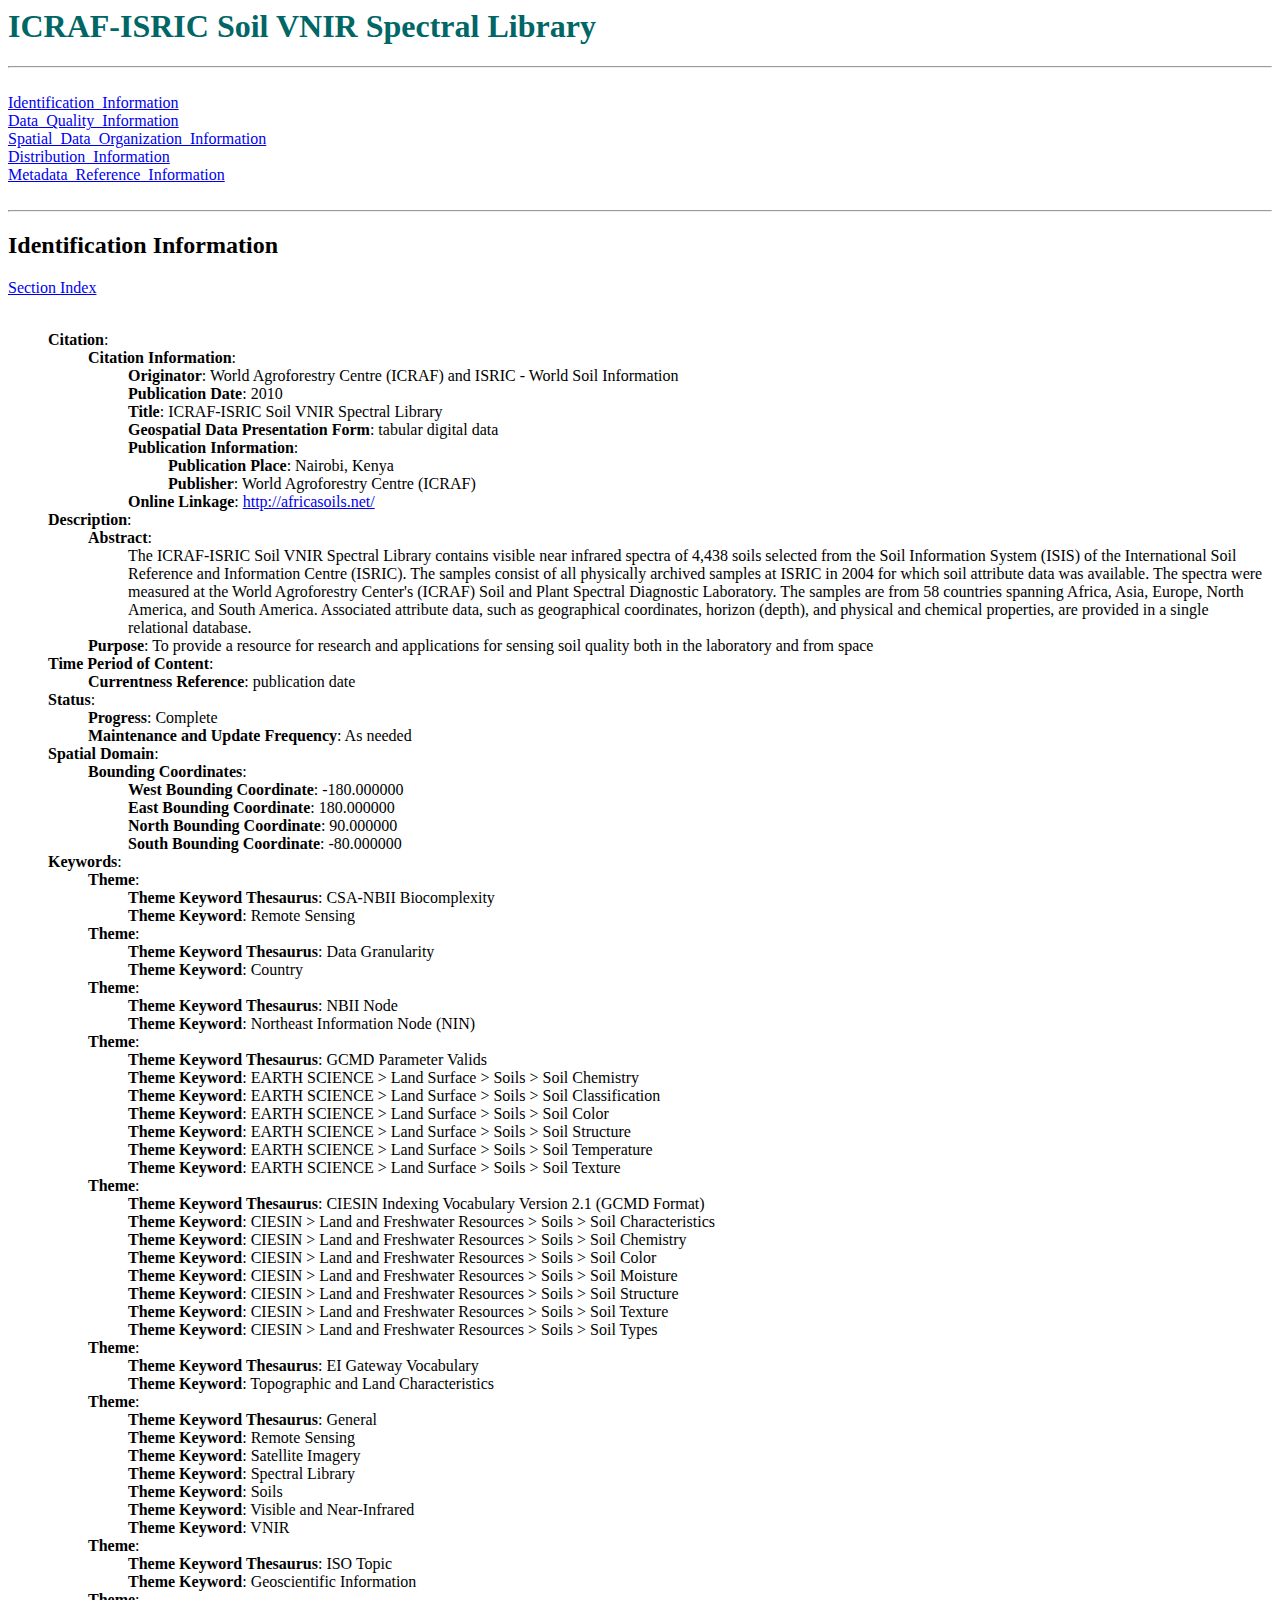
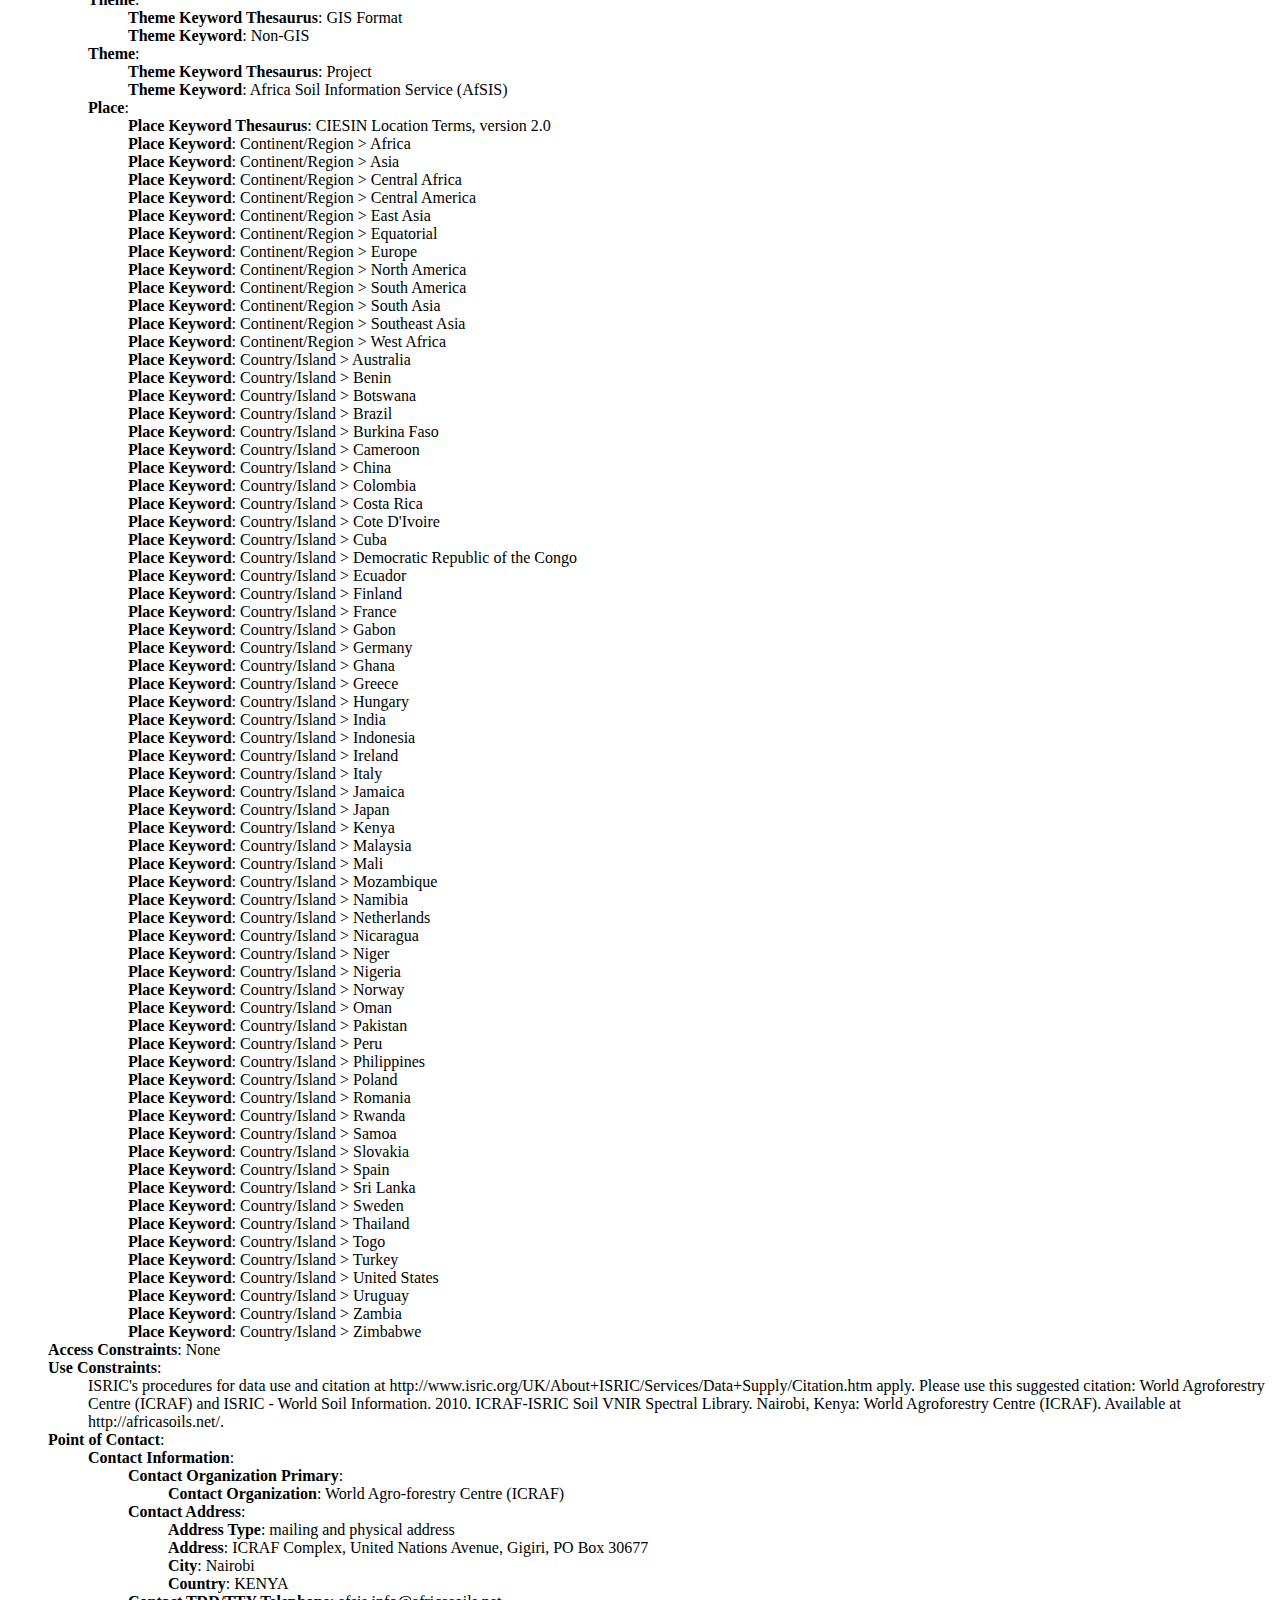
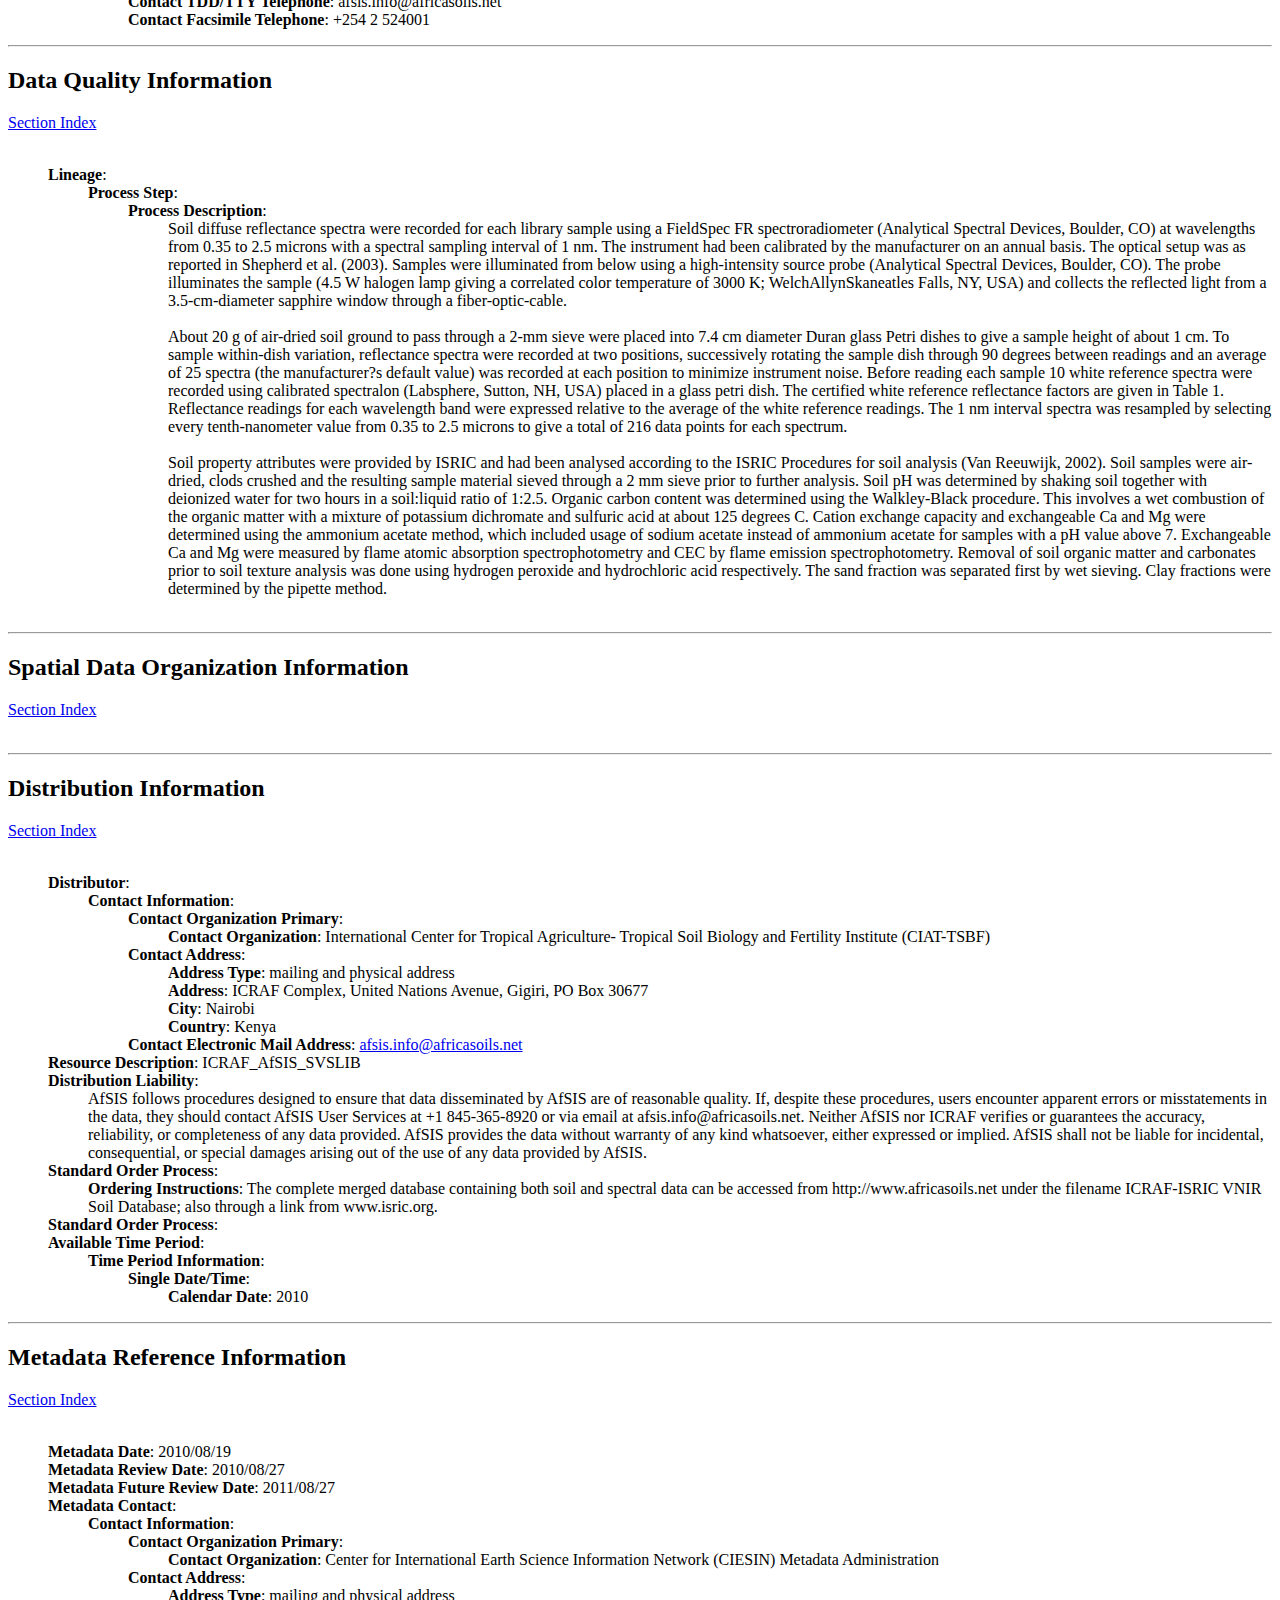
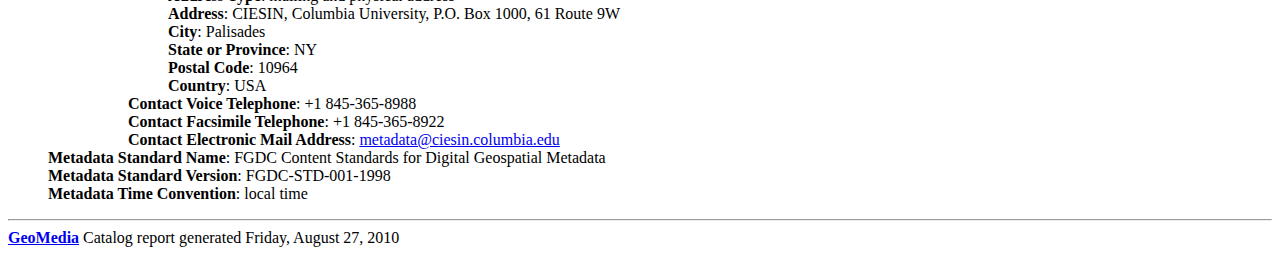
<file: spectral-libraries/raw/icraf-isric-soil-database/ICRAF-ISRIC Soil VNIR Spectral Library.html>
<HEAD> <META HTTP-EQUIV="Content-Type" CONTENT="text/html; charset=windows-1252"> <TITLE>GeoMedia Catalog Report</TITLE> </HEAD><BODY>
<A NAME="SECTIONINDEX"></A><H1><b><font color="#006666">ICRAF-ISRIC Soil VNIR Spectral Library</font></b></H1><HR>
<A NAME=Section Index></A><BR>
<A HREF="#Identification_Information">Identification_Information</A><BR>
<A HREF="#Data_Quality_Information">Data_Quality_Information</A><BR>
<A HREF="#Spatial_Data_Organization_Information">Spatial_Data_Organization_Information</A><BR>
<A HREF="#Distribution_Information">Distribution_Information</A><BR>
<A HREF="#Metadata_Reference_Information">Metadata_Reference_Information</A><BR>
<BR>
 
<HR>
<A NAME="Identification_Information"><H2>Identification Information</H2></A>
<A HREF="#SECTIONINDEX">Section Index</A><BR><BR>
<UL>
<b><font >Citation</font></b>:   <BR>
<UL>
<b><font >Citation Information</font></b>:   <BR>
<UL>
<b><font >Originator</font></b>:  World Agroforestry Centre (ICRAF) and ISRIC - World Soil Information<BR>
<b><font >Publication Date</font></b>:  2010<BR>
<b><font >Title</font></b>:  ICRAF-ISRIC Soil VNIR Spectral Library<BR>
<b><font >Geospatial Data Presentation Form</font></b>:  tabular digital data<BR>
<b><font >Publication Information</font></b>:   <BR>
<UL>
<b><font >Publication Place</font></b>:  Nairobi, Kenya<BR>
<b><font >Publisher</font></b>:  World Agroforestry Centre (ICRAF)<BR>
</UL>
<b><font >Online Linkage</font></b>:  <A HREF="http://africasoils.net/">http://africasoils.net/</A><BR>
</UL>
</UL>
<b><font >Description</font></b>:  <A HREF="http:// "> </A><BR>
<UL>
<b><font >Abstract</font></b>:  
<UL>The ICRAF-ISRIC Soil VNIR Spectral Library contains visible near infrared spectra of 4,438 soils selected from the Soil Information System (ISIS) of the International Soil Reference and Information Centre (ISRIC). The samples consist of all physically archived samples at ISRIC in 2004 for which soil attribute data was available. The spectra were measured at the World Agroforestry Center's (ICRAF) Soil and Plant Spectral Diagnostic Laboratory. The samples are from 58 countries spanning Africa, Asia, Europe, North America, and South America. Associated attribute data, such as geographical coordinates, horizon (depth), and physical and chemical properties, are provided in a single relational database.
</UL>
<b><font >Purpose</font></b>:  To provide a resource for research and applications for sensing soil quality both in the laboratory and from space<BR>
</UL>
<b><font >Time Period of Content</font></b>:   <BR>
<UL>
<b><font >Currentness Reference</font></b>:  publication date<BR>
</UL>
<b><font >Status</font></b>:   <BR>
<UL>
<b><font >Progress</font></b>:  Complete<BR>
<b><font >Maintenance and Update Frequency</font></b>:  As needed<BR>
</UL>
<b><font >Spatial Domain</font></b>:   <BR>
<UL>
<b><font >Bounding Coordinates</font></b>:   <BR>
<UL>
<b><font >West Bounding Coordinate</font></b>:  -180.000000<BR>
<b><font >East Bounding Coordinate</font></b>:  180.000000<BR>
<b><font >North Bounding Coordinate</font></b>:  90.000000<BR>
<b><font >South Bounding Coordinate</font></b>:  -80.000000<BR>
</UL>
</UL>
<b><font >Keywords</font></b>:   <BR>
<UL>
<b><font >Theme</font></b>:   <BR>
<UL>
<b><font >Theme Keyword Thesaurus</font></b>:  CSA-NBII Biocomplexity<BR>
<b><font >Theme Keyword</font></b>:  Remote Sensing<BR>
</UL>
<b><font >Theme</font></b>:   <BR>
<UL>
<b><font >Theme Keyword Thesaurus</font></b>:  Data Granularity<BR>
 
<b><font >Theme Keyword</font></b>:  Country<BR>
</UL>
<b><font >Theme</font></b>:   <BR>
<UL>
<b><font >Theme Keyword Thesaurus</font></b>:  NBII Node<BR>
 
<b><font >Theme Keyword</font></b>:  Northeast Information Node (NIN)<BR>
</UL>
<b><font >Theme</font></b>:   <BR>
<UL>
<b><font >Theme Keyword Thesaurus</font></b>:  GCMD Parameter Valids<BR>
 
<b><font >Theme Keyword</font></b>:  EARTH SCIENCE > Land Surface > Soils > Soil Chemistry<BR>
<b><font >Theme Keyword</font></b>:  EARTH SCIENCE > Land Surface > Soils > Soil Classification<BR>
<b><font >Theme Keyword</font></b>:  EARTH SCIENCE > Land Surface > Soils > Soil Color<BR>
<b><font >Theme Keyword</font></b>:  EARTH SCIENCE > Land Surface > Soils > Soil Structure<BR>
<b><font >Theme Keyword</font></b>:  EARTH SCIENCE > Land Surface > Soils > Soil Temperature<BR>
<b><font >Theme Keyword</font></b>:  EARTH SCIENCE > Land Surface > Soils > Soil Texture<BR>
</UL>
<b><font >Theme</font></b>:   <BR>
<UL>
<b><font >Theme Keyword Thesaurus</font></b>:  CIESIN Indexing Vocabulary Version 2.1 (GCMD Format)<BR>
 
<b><font >Theme Keyword</font></b>:  CIESIN > Land and Freshwater Resources > Soils > Soil Characteristics<BR>
<b><font >Theme Keyword</font></b>:  CIESIN > Land and Freshwater Resources > Soils > Soil Chemistry<BR>
<b><font >Theme Keyword</font></b>:  CIESIN > Land and Freshwater Resources > Soils > Soil Color<BR>
<b><font >Theme Keyword</font></b>:  CIESIN > Land and Freshwater Resources > Soils > Soil Moisture<BR>
<b><font >Theme Keyword</font></b>:  CIESIN > Land and Freshwater Resources > Soils > Soil Structure<BR>
<b><font >Theme Keyword</font></b>:  CIESIN > Land and Freshwater Resources > Soils > Soil Texture<BR>
<b><font >Theme Keyword</font></b>:  CIESIN > Land and Freshwater Resources > Soils > Soil Types<BR>
</UL>
<b><font >Theme</font></b>:   <BR>
<UL>
<b><font >Theme Keyword Thesaurus</font></b>:  EI Gateway Vocabulary<BR>
 
<b><font >Theme Keyword</font></b>:  Topographic and Land Characteristics<BR>
</UL>
<b><font >Theme</font></b>:   <BR>
<UL>
<b><font >Theme Keyword Thesaurus</font></b>:  General<BR>
 
<b><font >Theme Keyword</font></b>:  Remote Sensing<BR>
<b><font >Theme Keyword</font></b>:  Satellite Imagery<BR>
<b><font >Theme Keyword</font></b>:  Spectral Library<BR>
<b><font >Theme Keyword</font></b>:  Soils<BR>
<b><font >Theme Keyword</font></b>:  Visible and Near-Infrared<BR>
<b><font >Theme Keyword</font></b>:  VNIR<BR>
</UL>
<b><font >Theme</font></b>:   <BR>
<UL>
<b><font >Theme Keyword Thesaurus</font></b>:  ISO Topic<BR>
 
<b><font >Theme Keyword</font></b>:  Geoscientific Information<BR>
</UL>
<b><font >Theme</font></b>:   <BR>
<UL>
<b><font >Theme Keyword Thesaurus</font></b>:  GIS Format<BR>
 
<b><font >Theme Keyword</font></b>:  Non-GIS<BR>
</UL>
<b><font >Theme</font></b>:   <BR>
<UL>
<b><font >Theme Keyword Thesaurus</font></b>:  Project<BR>
 
<b><font >Theme Keyword</font></b>:  Africa Soil Information Service (AfSIS)<BR>
</UL>
<b><font >Place</font></b>:   <BR>
<UL>
<b><font >Place Keyword Thesaurus</font></b>:  CIESIN Location Terms, version 2.0<BR>
<b><font >Place Keyword</font></b>:  Continent/Region > Africa<BR>
<b><font >Place Keyword</font></b>:  Continent/Region > Asia<BR>
<b><font >Place Keyword</font></b>:  Continent/Region > Central Africa<BR>
<b><font >Place Keyword</font></b>:  Continent/Region > Central America<BR>
<b><font >Place Keyword</font></b>:  Continent/Region > East Asia<BR>
<b><font >Place Keyword</font></b>:  Continent/Region > Equatorial<BR>
<b><font >Place Keyword</font></b>:  Continent/Region > Europe<BR>
<b><font >Place Keyword</font></b>:  Continent/Region > North America<BR>
<b><font >Place Keyword</font></b>:  Continent/Region > South America<BR>
<b><font >Place Keyword</font></b>:  Continent/Region > South Asia<BR>
<b><font >Place Keyword</font></b>:  Continent/Region > Southeast Asia<BR>
<b><font >Place Keyword</font></b>:  Continent/Region > West Africa<BR>
<b><font >Place Keyword</font></b>:  Country/Island > Australia<BR>
<b><font >Place Keyword</font></b>:  Country/Island > Benin<BR>
<b><font >Place Keyword</font></b>:  Country/Island > Botswana<BR>
<b><font >Place Keyword</font></b>:  Country/Island > Brazil<BR>
<b><font >Place Keyword</font></b>:  Country/Island > Burkina Faso<BR>
<b><font >Place Keyword</font></b>:  Country/Island > Cameroon<BR>
<b><font >Place Keyword</font></b>:  Country/Island > China<BR>
<b><font >Place Keyword</font></b>:  Country/Island > Colombia<BR>
<b><font >Place Keyword</font></b>:  Country/Island > Costa Rica<BR>
<b><font >Place Keyword</font></b>:  Country/Island > Cote D'Ivoire<BR>
<b><font >Place Keyword</font></b>:  Country/Island > Cuba<BR>
<b><font >Place Keyword</font></b>:  Country/Island > Democratic Republic of the Congo<BR>
<b><font >Place Keyword</font></b>:  Country/Island > Ecuador<BR>
<b><font >Place Keyword</font></b>:  Country/Island > Finland<BR>
<b><font >Place Keyword</font></b>:  Country/Island > France<BR>
<b><font >Place Keyword</font></b>:  Country/Island > Gabon<BR>
<b><font >Place Keyword</font></b>:  Country/Island > Germany<BR>
<b><font >Place Keyword</font></b>:  Country/Island > Ghana<BR>
<b><font >Place Keyword</font></b>:  Country/Island > Greece<BR>
<b><font >Place Keyword</font></b>:  Country/Island > Hungary<BR>
<b><font >Place Keyword</font></b>:  Country/Island > India<BR>
<b><font >Place Keyword</font></b>:  Country/Island > Indonesia<BR>
<b><font >Place Keyword</font></b>:  Country/Island > Ireland<BR>
<b><font >Place Keyword</font></b>:  Country/Island > Italy<BR>
<b><font >Place Keyword</font></b>:  Country/Island > Jamaica<BR>
<b><font >Place Keyword</font></b>:  Country/Island > Japan<BR>
<b><font >Place Keyword</font></b>:  Country/Island > Kenya<BR>
<b><font >Place Keyword</font></b>:  Country/Island > Malaysia<BR>
<b><font >Place Keyword</font></b>:  Country/Island > Mali<BR>
<b><font >Place Keyword</font></b>:  Country/Island > Mozambique<BR>
<b><font >Place Keyword</font></b>:  Country/Island > Namibia<BR>
<b><font >Place Keyword</font></b>:  Country/Island > Netherlands<BR>
<b><font >Place Keyword</font></b>:  Country/Island > Nicaragua<BR>
<b><font >Place Keyword</font></b>:  Country/Island > Niger<BR>
<b><font >Place Keyword</font></b>:  Country/Island > Nigeria<BR>
<b><font >Place Keyword</font></b>:  Country/Island > Norway<BR>
<b><font >Place Keyword</font></b>:  Country/Island > Oman<BR>
<b><font >Place Keyword</font></b>:  Country/Island > Pakistan<BR>
<b><font >Place Keyword</font></b>:  Country/Island > Peru<BR>
<b><font >Place Keyword</font></b>:  Country/Island > Philippines<BR>
<b><font >Place Keyword</font></b>:  Country/Island > Poland<BR>
<b><font >Place Keyword</font></b>:  Country/Island > Romania<BR>
<b><font >Place Keyword</font></b>:  Country/Island > Rwanda<BR>
<b><font >Place Keyword</font></b>:  Country/Island > Samoa<BR>
<b><font >Place Keyword</font></b>:  Country/Island > Slovakia<BR>
<b><font >Place Keyword</font></b>:  Country/Island > Spain<BR>
<b><font >Place Keyword</font></b>:  Country/Island > Sri Lanka<BR>
<b><font >Place Keyword</font></b>:  Country/Island > Sweden<BR>
<b><font >Place Keyword</font></b>:  Country/Island > Thailand<BR>
<b><font >Place Keyword</font></b>:  Country/Island > Togo<BR>
<b><font >Place Keyword</font></b>:  Country/Island > Turkey<BR>
<b><font >Place Keyword</font></b>:  Country/Island > United States<BR>
<b><font >Place Keyword</font></b>:  Country/Island > Uruguay<BR>
<b><font >Place Keyword</font></b>:  Country/Island > Zambia<BR>
<b><font >Place Keyword</font></b>:  Country/Island > Zimbabwe<BR>
</UL>
</UL>
<b><font >Access Constraints</font></b>:  None<BR>
<b><font >Use Constraints</font></b>:  
<UL>ISRIC's procedures for data use and citation at http://www.isric.org/UK/About+ISRIC/Services/Data+Supply/Citation.htm apply. Please use this suggested citation:
World Agroforestry Centre (ICRAF) and ISRIC - World Soil Information. 2010. ICRAF-ISRIC Soil VNIR Spectral Library. Nairobi, Kenya: World Agroforestry Centre (ICRAF). Available at http://africasoils.net/.<BR>
</UL>
<b><font >Point of Contact</font></b>:   <BR>
<UL>
<b><font >Contact Information</font></b>:   <BR>
<UL>
 
<b><font >Contact Organization Primary</font></b>:   <BR>
<UL>
<b><font >Contact Organization</font></b>:  World Agro-forestry Centre (ICRAF)<BR>
</UL>
<b><font >Contact Address</font></b>:   <BR>
<UL>
<b><font >Address Type</font></b>:  mailing and physical address<BR>
<b><font >Address</font></b>:  ICRAF Complex, United Nations Avenue, Gigiri, PO Box 30677<BR>
<b><font >City</font></b>:  Nairobi<BR>
<b><font >Country</font></b>:  KENYA<BR>
</UL>
<b><font >Contact TDD/TTY Telephone</font></b>:  afsis.info@africasoils.net<BR>
<b><font >Contact Facsimile Telephone</font></b>:  +254 2 524001<BR>
</UL>
</UL>
</UL>
<HR>
<A NAME="Data_Quality_Information"><H2>Data Quality Information</H2></A>
<A HREF="#SECTIONINDEX">Section Index</A><BR><BR>
<UL>
<b><font >Lineage</font></b>:   <BR>
<UL>
<b><font >Process Step</font></b>:   <BR>
<UL>
<b><font >Process Description</font></b>:  
<UL>Soil diffuse reflectance spectra were recorded for each library sample using a FieldSpec FR spectroradiometer (Analytical Spectral Devices, Boulder, CO) at wavelengths from 0.35 to 2.5 microns with a spectral sampling interval of 1 nm.  The instrument had been calibrated by the manufacturer on an annual basis. The optical setup was as reported in Shepherd et al. (2003). Samples were illuminated from below using a high-intensity source probe (Analytical Spectral Devices, Boulder, CO). The probe illuminates the sample (4.5 W halogen lamp giving a correlated color temperature of 3000 K; WelchAllynSkaneatles Falls, NY, USA) and collects the reflected light from a 3.5-cm-diameter sapphire window through a fiber-optic-cable.<BR><BR>

About 20 g of air-dried soil ground to pass through a 2-mm sieve were placed into 7.4 cm diameter Duran glass Petri dishes to give a sample height of about 1 cm. To sample within-dish variation, reflectance spectra were recorded at two positions, successively rotating the sample dish through 90 degrees between readings and an average of 25 spectra (the manufacturer?s default value) was recorded at each position to minimize instrument noise. Before reading each sample 10 white reference spectra were recorded using calibrated spectralon (Labsphere, Sutton, NH, USA) placed in a glass petri dish. The certified white reference reflectance factors are given in Table 1. Reflectance readings for each wavelength band were expressed relative to the average of the white reference readings. The 1 nm interval spectra was resampled by selecting every tenth-nanometer value from 0.35 to 2.5 microns to give a total of 216 data points for each spectrum. <BR><BR>

Soil property attributes were provided by ISRIC and had been analysed according to the ISRIC Procedures for soil analysis (Van Reeuwijk, 2002). Soil samples were air-dried, clods crushed and the resulting sample material sieved through a 2 mm sieve prior to further analysis. Soil pH was determined by shaking soil together with deionized water for two hours in a soil:liquid ratio of 1:2.5. Organic carbon content was determined using the Walkley-Black procedure. This involves a wet combustion of the organic matter with a mixture of potassium dichromate and sulfuric acid at about 125 degrees C. Cation exchange capacity and exchangeable Ca and Mg were determined using the ammonium acetate method, which included usage of sodium acetate instead of ammonium acetate for samples with a pH value above 7. Exchangeable Ca and Mg were measured by flame atomic absorption spectrophotometry and CEC by flame emission spectrophotometry. Removal of soil organic matter and carbonates prior to soil texture analysis was done using hydrogen peroxide and hydrochloric acid respectively. The sand fraction was separated first by wet sieving. Clay fractions were determined by the pipette method.<BR><BR>
</UL>
</UL>
</UL>
</UL>
<HR>
<A NAME="Spatial_Data_Organization_Information"><H2>Spatial Data Organization Information</H2></A>
<A HREF="#SECTIONINDEX">Section Index</A><BR><BR>
<UL>
</UL>
<HR>
<A NAME="Distribution_Information"><H2>Distribution Information</H2></A>
<A HREF="#SECTIONINDEX">Section Index</A><BR><BR>
<UL>
<b><font >Distributor</font></b>:   <BR>
<UL>
<b><font >Contact Information</font></b>:   <BR>
<UL>
 
<b><font >Contact Organization Primary</font></b>:   <BR>
<UL>
<b><font >Contact Organization</font></b>:  International Center for Tropical Agriculture- Tropical Soil Biology and Fertility Institute (CIAT-TSBF)<BR>
</UL>
<b><font >Contact Address</font></b>:   <BR>
<UL>
<b><font >Address Type</font></b>:  mailing and physical address<BR>
<b><font >Address</font></b>:  ICRAF Complex, United Nations Avenue, Gigiri, PO Box 30677<BR>
<b><font >City</font></b>:  Nairobi<BR>
<b><font >Country</font></b>:  Kenya<BR>
</UL>
<b><font >Contact Electronic Mail Address</font></b>:  <A HREF="MAILTO:afsis.info@africasoils.net">afsis.info@africasoils.net</A><BR>
</UL>
</UL>
<b><font >Resource Description</font></b>:  ICRAF_AfSIS_SVSLIB<BR>
<b><font >Distribution Liability</font></b>:  
<UL>AfSIS follows procedures designed to ensure that data disseminated by AfSIS are of reasonable quality. If, despite these procedures, users encounter apparent errors or misstatements in the data, they should contact AfSIS User Services at +1 845-365-8920 or via email at afsis.info@africasoils.net. Neither AfSIS nor ICRAF verifies or guarantees the accuracy, reliability, or completeness of any data provided. AfSIS provides the data without warranty of any kind whatsoever, either expressed or implied. AfSIS shall not be liable for incidental, consequential, or special damages arising out of the use of any data provided by AfSIS.
</UL>
<b><font >Standard Order Process</font></b>:   <BR>
<UL>
<b><font >Ordering Instructions</font></b>:  The complete merged database containing both soil and spectral data can be accessed from http://www.africasoils.net under the filename ICRAF-ISRIC VNIR Soil Database; also through a link from www.isric.org.<BR>
</UL>
<b><font >Standard Order Process</font></b>:   <BR>
<UL>
</UL>
<b><font >Available Time Period</font></b>:   <BR>
<UL>
<b><font >Time Period Information</font></b>:   <BR>
<UL>
 
<b><font >Single Date/Time</font></b>:   <BR>
<UL>
 
 
<b><font >Calendar Date</font></b>:  2010<BR>
</UL>
</UL>
</UL>
</UL>
<HR>
<A NAME="Metadata_Reference_Information"><H2>Metadata Reference Information</H2></A>
<A HREF="#SECTIONINDEX">Section Index</A><BR><BR>
<UL>
<b><font >Metadata Date</font></b>:  2010/08/19<BR>
<b><font >Metadata Review Date</font></b>:  2010/08/27<BR>
<b><font >Metadata Future Review Date</font></b>:  2011/08/27<BR>
<b><font >Metadata Contact</font></b>:   <BR>
<UL>
<b><font >Contact Information</font></b>:   <BR>
<UL>
 
<b><font >Contact Organization Primary</font></b>:   <BR>
<UL>
<b><font >Contact Organization</font></b>:  Center for International Earth Science Information Network (CIESIN)  Metadata Administration<BR>
</UL>
<b><font >Contact Address</font></b>:   <BR>
<UL>
<b><font >Address Type</font></b>:  mailing and physical address<BR>
<b><font >Address</font></b>:  CIESIN, Columbia University, P.O. Box 1000, 61 Route 9W<BR>
<b><font >City</font></b>:  Palisades<BR>
<b><font >State or Province</font></b>:  NY<BR>
<b><font >Postal Code</font></b>:  10964<BR>
<b><font >Country</font></b>:  USA<BR>
</UL>
<b><font >Contact Voice Telephone</font></b>:  +1 845-365-8988<BR>
<b><font >Contact Facsimile Telephone</font></b>:  +1 845-365-8922<BR>
<b><font >Contact Electronic Mail Address</font></b>:  <A HREF="MAILTO:metadata@ciesin.columbia.edu">metadata@ciesin.columbia.edu</A><BR>
</UL>
</UL>
<b><font >Metadata Standard Name</font></b>:  FGDC Content Standards for Digital Geospatial Metadata<BR>
<b><font >Metadata Standard Version</font></b>:  FGDC-STD-001-1998<BR>
<b><font >Metadata Time Convention</font></b>:  local time<BR>
</UL>
<HR>
<A HREF ="http://www.intergraph.com/geomediacatalog"><B>GeoMedia</B><A>
<A HREF =""> </A> Catalog report generated Friday, August 27, 2010
</BODY>
</file>
<file: assets/_mkdocstrings.css>
/* Avoid breaking parameter names, etc. in table cells. */
.doc-contents td code {
  word-break: normal !important;
}

/* No line break before first paragraph of descriptions. */
.doc-md-description,
.doc-md-description>p:first-child {
  display: inline;
}

/* Max width for docstring sections tables. */
.doc .md-typeset__table,
.doc .md-typeset__table table {
  display: table !important;
  width: 100%;
}

.doc .md-typeset__table tr {
  display: table-row;
}

/* Defaults in Spacy table style. */
.doc-param-default {
  float: right;
}

/* Keep headings consistent. */
h1.doc-heading,
h2.doc-heading,
h3.doc-heading,
h4.doc-heading,
h5.doc-heading,
h6.doc-heading {
  font-weight: 400;
  line-height: 1.5;
  color: inherit;
  text-transform: none;
}

h1.doc-heading {
  font-size: 1.6rem;
}

h2.doc-heading {
  font-size: 1.2rem;
}

h3.doc-heading {
  font-size: 1.15rem;
}

h4.doc-heading {
  font-size: 1.10rem;
}

h5.doc-heading {
  font-size: 1.05rem;
}

h6.doc-heading {
  font-size: 1rem;
}
</file>
<file: assets/stylesheets/main.046329b4.min.css>
@charset "UTF-8";html{-webkit-text-size-adjust:none;-moz-text-size-adjust:none;text-size-adjust:none;box-sizing:border-box}*,:after,:before{box-sizing:inherit}@media (prefers-reduced-motion){*,:after,:before{transition:none!important}}body{margin:0}a,button,input,label{-webkit-tap-highlight-color:transparent}a{color:inherit;text-decoration:none}hr{border:0;box-sizing:initial;display:block;height:.05rem;overflow:visible;padding:0}small{font-size:80%}sub,sup{line-height:1em}img{border-style:none}table{border-collapse:initial;border-spacing:0}td,th{font-weight:400;vertical-align:top}button{background:#0000;border:0;font-family:inherit;font-size:inherit;margin:0;padding:0}input{border:0;outline:none}:root{--md-primary-fg-color:#4051b5;--md-primary-fg-color--light:#5d6cc0;--md-primary-fg-color--dark:#303fa1;--md-primary-bg-color:#fff;--md-primary-bg-color--light:#ffffffb3;--md-accent-fg-color:#526cfe;--md-accent-fg-color--transparent:#526cfe1a;--md-accent-bg-color:#fff;--md-accent-bg-color--light:#ffffffb3}[data-md-color-scheme=default]{color-scheme:light}[data-md-color-scheme=default] img[src$="#gh-dark-mode-only"],[data-md-color-scheme=default] img[src$="#only-dark"]{display:none}:root,[data-md-color-scheme=default]{--md-default-fg-color:#000000de;--md-default-fg-color--light:#0000008a;--md-default-fg-color--lighter:#00000052;--md-default-fg-color--lightest:#00000012;--md-default-bg-color:#fff;--md-default-bg-color--light:#ffffffb3;--md-default-bg-color--lighter:#ffffff4d;--md-default-bg-color--lightest:#ffffff1f;--md-code-fg-color:#36464e;--md-code-bg-color:#f5f5f5;--md-code-hl-color:#ffff0080;--md-code-hl-number-color:#d52a2a;--md-code-hl-special-color:#db1457;--md-code-hl-function-color:#a846b9;--md-code-hl-constant-color:#6e59d9;--md-code-hl-keyword-color:#3f6ec6;--md-code-hl-string-color:#1c7d4d;--md-code-hl-name-color:var(--md-code-fg-color);--md-code-hl-operator-color:var(--md-default-fg-color--light);--md-code-hl-punctuation-color:var(--md-default-fg-color--light);--md-code-hl-comment-color:var(--md-default-fg-color--light);--md-code-hl-generic-color:var(--md-default-fg-color--light);--md-code-hl-variable-color:var(--md-default-fg-color--light);--md-typeset-color:var(--md-default-fg-color);--md-typeset-a-color:var(--md-primary-fg-color);--md-typeset-mark-color:#ffff0080;--md-typeset-del-color:#f5503d26;--md-typeset-ins-color:#0bd57026;--md-typeset-kbd-color:#fafafa;--md-typeset-kbd-accent-color:#fff;--md-typeset-kbd-border-color:#b8b8b8;--md-typeset-table-color:#0000001f;--md-typeset-table-color--light:rgba(0,0,0,.035);--md-admonition-fg-color:var(--md-default-fg-color);--md-admonition-bg-color:var(--md-default-bg-color);--md-warning-fg-color:#000000de;--md-warning-bg-color:#ff9;--md-footer-fg-color:#fff;--md-footer-fg-color--light:#ffffffb3;--md-footer-fg-color--lighter:#ffffff73;--md-footer-bg-color:#000000de;--md-footer-bg-color--dark:#00000052;--md-shadow-z1:0 0.2rem 0.5rem #0000000d,0 0 0.05rem #0000001a;--md-shadow-z2:0 0.2rem 0.5rem #0000001a,0 0 0.05rem #00000040;--md-shadow-z3:0 0.2rem 0.5rem #0003,0 0 0.05rem #00000059}.md-icon svg{fill:currentcolor;display:block;height:1.2rem;width:1.2rem}body{-webkit-font-smoothing:antialiased;-moz-osx-font-smoothing:grayscale;--md-text-font-family:var(--md-text-font,_),-apple-system,BlinkMacSystemFont,Helvetica,Arial,sans-serif;--md-code-font-family:var(--md-code-font,_),SFMono-Regular,Consolas,Menlo,monospace}aside,body,input{font-feature-settings:"kern","liga";color:var(--md-typeset-color);font-family:var(--md-text-font-family)}code,kbd,pre{font-feature-settings:"kern";font-family:var(--md-code-font-family)}:root{--md-typeset-table-sort-icon:url('data:image/svg+xml;charset=utf-8,<svg xmlns="http://www.w3.org/2000/svg" viewBox="0 0 24 24"><path d="m18 21-4-4h3V7h-3l4-4 4 4h-3v10h3M2 19v-2h10v2M2 13v-2h7v2M2 7V5h4v2H2Z"/></svg>');--md-typeset-table-sort-icon--asc:url('data:image/svg+xml;charset=utf-8,<svg xmlns="http://www.w3.org/2000/svg" viewBox="0 0 24 24"><path d="M19 17h3l-4 4-4-4h3V3h2M2 17h10v2H2M6 5v2H2V5m0 6h7v2H2v-2Z"/></svg>');--md-typeset-table-sort-icon--desc:url('data:image/svg+xml;charset=utf-8,<svg xmlns="http://www.w3.org/2000/svg" viewBox="0 0 24 24"><path d="M19 7h3l-4-4-4 4h3v14h2M2 17h10v2H2M6 5v2H2V5m0 6h7v2H2v-2Z"/></svg>')}.md-typeset{-webkit-print-color-adjust:exact;color-adjust:exact;font-size:.8rem;line-height:1.6}@media print{.md-typeset{font-size:.68rem}}.md-typeset blockquote,.md-typeset dl,.md-typeset figure,.md-typeset ol,.md-typeset pre,.md-typeset ul{margin-bottom:1em;margin-top:1em}.md-typeset h1{color:var(--md-default-fg-color--light);font-size:2em;line-height:1.3;margin:0 0 1.25em}.md-typeset h1,.md-typeset h2{font-weight:300;letter-spacing:-.01em}.md-typeset h2{font-size:1.5625em;line-height:1.4;margin:1.6em 0 .64em}.md-typeset h3{font-size:1.25em;font-weight:400;letter-spacing:-.01em;line-height:1.5;margin:1.6em 0 .8em}.md-typeset h2+h3{margin-top:.8em}.md-typeset h4{font-weight:700;letter-spacing:-.01em;margin:1em 0}.md-typeset h5,.md-typeset h6{color:var(--md-default-fg-color--light);font-size:.8em;font-weight:700;letter-spacing:-.01em;margin:1.25em 0}.md-typeset h5{text-transform:uppercase}.md-typeset hr{border-bottom:.05rem solid var(--md-default-fg-color--lightest);display:flow-root;margin:1.5em 0}.md-typeset a{color:var(--md-typeset-a-color);word-break:break-word}.md-typeset a,.md-typeset a:before{transition:color 125ms}.md-typeset a:focus,.md-typeset a:hover{color:var(--md-accent-fg-color)}.md-typeset a:focus code,.md-typeset a:hover code{background-color:var(--md-accent-fg-color--transparent)}.md-typeset a code{color:currentcolor;transition:background-color 125ms}.md-typeset a.focus-visible{outline-color:var(--md-accent-fg-color);outline-offset:.2rem}.md-typeset code,.md-typeset kbd,.md-typeset pre{color:var(--md-code-fg-color);direction:ltr;font-variant-ligatures:none}@media print{.md-typeset code,.md-typeset kbd,.md-typeset pre{white-space:pre-wrap}}.md-typeset code{background-color:var(--md-code-bg-color);border-radius:.1rem;-webkit-box-decoration-break:clone;box-decoration-break:clone;font-size:.85em;padding:0 .2941176471em;word-break:break-word}.md-typeset code:not(.focus-visible){-webkit-tap-highlight-color:transparent;outline:none}.md-typeset pre{display:flow-root;line-height:1.4;position:relative}.md-typeset pre>code{-webkit-box-decoration-break:slice;box-decoration-break:slice;box-shadow:none;display:block;margin:0;outline-color:var(--md-accent-fg-color);overflow:auto;padding:.7720588235em 1.1764705882em;scrollbar-color:var(--md-default-fg-color--lighter) #0000;scrollbar-width:thin;touch-action:auto;word-break:normal}.md-typeset pre>code:hover{scrollbar-color:var(--md-accent-fg-color) #0000}.md-typeset pre>code::-webkit-scrollbar{height:.2rem;width:.2rem}.md-typeset pre>code::-webkit-scrollbar-thumb{background-color:var(--md-default-fg-color--lighter)}.md-typeset pre>code::-webkit-scrollbar-thumb:hover{background-color:var(--md-accent-fg-color)}.md-typeset kbd{background-color:var(--md-typeset-kbd-color);border-radius:.1rem;box-shadow:0 .1rem 0 .05rem var(--md-typeset-kbd-border-color),0 .1rem 0 var(--md-typeset-kbd-border-color),0 -.1rem .2rem var(--md-typeset-kbd-accent-color) inset;color:var(--md-default-fg-color);display:inline-block;font-size:.75em;padding:0 .6666666667em;vertical-align:text-top;word-break:break-word}.md-typeset mark{background-color:var(--md-typeset-mark-color);-webkit-box-decoration-break:clone;box-decoration-break:clone;color:inherit;word-break:break-word}.md-typeset abbr{border-bottom:.05rem dotted var(--md-default-fg-color--light);cursor:help;text-decoration:none}@media (hover:none){.md-typeset abbr[title]:focus:after,.md-typeset abbr[title]:hover:after{background-color:var(--md-default-fg-color);border-radius:.1rem;box-shadow:var(--md-shadow-z3);color:var(--md-default-bg-color);content:attr(title);font-size:.7rem;left:.8rem;margin-top:2em;padding:.2rem .3rem;position:absolute;right:.8rem}}.md-typeset small{opacity:.75}[dir=ltr] .md-typeset sub,[dir=ltr] .md-typeset sup{margin-left:.078125em}[dir=rtl] .md-typeset sub,[dir=rtl] .md-typeset sup{margin-right:.078125em}[dir=ltr] .md-typeset blockquote{padding-left:.6rem}[dir=rtl] .md-typeset blockquote{padding-right:.6rem}[dir=ltr] .md-typeset blockquote{border-left:.2rem solid var(--md-default-fg-color--lighter)}[dir=rtl] .md-typeset blockquote{border-right:.2rem solid var(--md-default-fg-color--lighter)}.md-typeset blockquote{color:var(--md-default-fg-color--light);margin-left:0;margin-right:0}.md-typeset ul{list-style-type:disc}[dir=ltr] .md-typeset ol,[dir=ltr] .md-typeset ul{margin-left:.625em}[dir=rtl] .md-typeset ol,[dir=rtl] .md-typeset ul{margin-right:.625em}.md-typeset ol,.md-typeset ul{padding:0}.md-typeset ol:not([hidden]),.md-typeset ul:not([hidden]){display:flow-root}.md-typeset ol ol,.md-typeset ul ol{list-style-type:lower-alpha}.md-typeset ol ol ol,.md-typeset ul ol ol{list-style-type:lower-roman}[dir=ltr] .md-typeset ol li,[dir=ltr] .md-typeset ul li{margin-left:1.25em}[dir=rtl] .md-typeset ol li,[dir=rtl] .md-typeset ul li{margin-right:1.25em}.md-typeset ol li,.md-typeset ul li{margin-bottom:.5em}.md-typeset ol li blockquote,.md-typeset ol li p,.md-typeset ul li blockquote,.md-typeset ul li p{margin:.5em 0}.md-typeset ol li:last-child,.md-typeset ul li:last-child{margin-bottom:0}[dir=ltr] .md-typeset ol li ol,[dir=ltr] .md-typeset ol li ul,[dir=ltr] .md-typeset ul li ol,[dir=ltr] .md-typeset ul li ul{margin-left:.625em}[dir=rtl] .md-typeset ol li ol,[dir=rtl] .md-typeset ol li ul,[dir=rtl] .md-typeset ul li ol,[dir=rtl] .md-typeset ul li ul{margin-right:.625em}.md-typeset ol li ol,.md-typeset ol li ul,.md-typeset ul li ol,.md-typeset ul li ul{margin-bottom:.5em;margin-top:.5em}[dir=ltr] .md-typeset dd{margin-left:1.875em}[dir=rtl] .md-typeset dd{margin-right:1.875em}.md-typeset dd{margin-bottom:1.5em;margin-top:1em}.md-typeset img,.md-typeset svg,.md-typeset video{height:auto;max-width:100%}.md-typeset img[align=left]{margin:1em 1em 1em 0}.md-typeset img[align=right]{margin:1em 0 1em 1em}.md-typeset img[align]:only-child{margin-top:0}.md-typeset figure{display:flow-root;margin:1em auto;max-width:100%;text-align:center;width:-webkit-fit-content;width:-moz-fit-content;width:fit-content}.md-typeset figure img{display:block}.md-typeset figcaption{font-style:italic;margin:1em auto;max-width:24rem}.md-typeset iframe{max-width:100%}.md-typeset table:not([class]){background-color:var(--md-default-bg-color);border:.05rem solid var(--md-typeset-table-color);border-radius:.1rem;display:inline-block;font-size:.64rem;max-width:100%;overflow:auto;touch-action:auto}@media print{.md-typeset table:not([class]){display:table}}.md-typeset table:not([class])+*{margin-top:1.5em}.md-typeset table:not([class]) td>:first-child,.md-typeset table:not([class]) th>:first-child{margin-top:0}.md-typeset table:not([class]) td>:last-child,.md-typeset table:not([class]) th>:last-child{margin-bottom:0}.md-typeset table:not([class]) td:not([align]),.md-typeset table:not([class]) th:not([align]){text-align:left}[dir=rtl] .md-typeset table:not([class]) td:not([align]),[dir=rtl] .md-typeset table:not([class]) th:not([align]){text-align:right}.md-typeset table:not([class]) th{font-weight:700;min-width:5rem;padding:.9375em 1.25em;vertical-align:top}.md-typeset table:not([class]) td{border-top:.05rem solid var(--md-typeset-table-color);padding:.9375em 1.25em;vertical-align:top}.md-typeset table:not([class]) tbody tr{transition:background-color 125ms}.md-typeset table:not([class]) tbody tr:hover{background-color:var(--md-typeset-table-color--light);box-shadow:0 .05rem 0 var(--md-default-bg-color) inset}.md-typeset table:not([class]) a{word-break:normal}.md-typeset table th[role=columnheader]{cursor:pointer}[dir=ltr] .md-typeset table th[role=columnheader]:after{margin-left:.5em}[dir=rtl] .md-typeset table th[role=columnheader]:after{margin-right:.5em}.md-typeset table th[role=columnheader]:after{content:"";display:inline-block;height:1.2em;-webkit-mask-image:var(--md-typeset-table-sort-icon);mask-image:var(--md-typeset-table-sort-icon);-webkit-mask-repeat:no-repeat;mask-repeat:no-repeat;-webkit-mask-size:contain;mask-size:contain;transition:background-color 125ms;vertical-align:text-bottom;width:1.2em}.md-typeset table th[role=columnheader]:hover:after{background-color:var(--md-default-fg-color--lighter)}.md-typeset table th[role=columnheader][aria-sort=ascending]:after{background-color:var(--md-default-fg-color--light);-webkit-mask-image:var(--md-typeset-table-sort-icon--asc);mask-image:var(--md-typeset-table-sort-icon--asc)}.md-typeset table th[role=columnheader][aria-sort=descending]:after{background-color:var(--md-default-fg-color--light);-webkit-mask-image:var(--md-typeset-table-sort-icon--desc);mask-image:var(--md-typeset-table-sort-icon--desc)}.md-typeset__scrollwrap{margin:1em -.8rem;overflow-x:auto;touch-action:auto}.md-typeset__table{display:inline-block;margin-bottom:.5em;padding:0 .8rem}@media print{.md-typeset__table{display:block}}html .md-typeset__table table{display:table;margin:0;overflow:hidden;width:100%}@media screen and (max-width:44.9375em){.md-content__inner>pre{margin:1em -.8rem}.md-content__inner>pre code{border-radius:0}}.md-typeset .md-author{display:block;flex-shrink:0;height:1.6rem;overflow:hidden;position:relative;transition:color 125ms,transform 125ms;width:1.6rem}.md-typeset .md-author img{border-radius:100%;display:block}.md-typeset .md-author--more{background:var(--md-default-fg-color--lightest);color:var(--md-default-fg-color--lighter);font-size:.6rem;font-weight:700;line-height:1.6rem;text-align:center}.md-typeset .md-author--long{height:2.4rem;width:2.4rem}.md-typeset a.md-author{transform:scale(1)}.md-typeset a.md-author img{filter:grayscale(100%) opacity(75%);transition:filter 125ms}.md-typeset a.md-author:focus,.md-typeset a.md-author:hover{transform:scale(1.1);z-index:1}.md-typeset a.md-author:focus img,.md-typeset a.md-author:hover img{filter:grayscale(0)}.md-banner{background-color:var(--md-footer-bg-color);color:var(--md-footer-fg-color);overflow:auto}@media print{.md-banner{display:none}}.md-banner--warning{background-color:var(--md-warning-bg-color);color:var(--md-warning-fg-color)}.md-banner__inner{font-size:.7rem;margin:.6rem auto;padding:0 .8rem}[dir=ltr] .md-banner__button{float:right}[dir=rtl] .md-banner__button{float:left}.md-banner__button{color:inherit;cursor:pointer;transition:opacity .25s}.no-js .md-banner__button{display:none}.md-banner__button:hover{opacity:.7}html{font-size:125%;height:100%;overflow-x:hidden}@media screen and (min-width:100em){html{font-size:137.5%}}@media screen and (min-width:125em){html{font-size:150%}}body{background-color:var(--md-default-bg-color);display:flex;flex-direction:column;font-size:.5rem;min-height:100%;position:relative;width:100%}@media print{body{display:block}}@media screen and (max-width:59.9375em){body[data-md-scrolllock]{position:fixed}}.md-grid{margin-left:auto;margin-right:auto;max-width:61rem}.md-container{display:flex;flex-direction:column;flex-grow:1}@media print{.md-container{display:block}}.md-main{flex-grow:1}.md-main__inner{display:flex;height:100%;margin-top:1.5rem}.md-ellipsis{overflow:hidden;text-overflow:ellipsis}.md-toggle{display:none}.md-option{height:0;opacity:0;position:absolute;width:0}.md-option:checked+label:not([hidden]){display:block}.md-option.focus-visible+label{outline-color:var(--md-accent-fg-color);outline-style:auto}.md-skip{background-color:var(--md-default-fg-color);border-radius:.1rem;color:var(--md-default-bg-color);font-size:.64rem;margin:.5rem;opacity:0;outline-color:var(--md-accent-fg-color);padding:.3rem .5rem;position:fixed;transform:translateY(.4rem);z-index:-1}.md-skip:focus{opacity:1;transform:translateY(0);transition:transform .25s cubic-bezier(.4,0,.2,1),opacity 175ms 75ms;z-index:10}@page{margin:25mm}:root{--md-clipboard-icon:url('data:image/svg+xml;charset=utf-8,<svg xmlns="http://www.w3.org/2000/svg" viewBox="0 0 24 24"><path d="M19 21H8V7h11m0-2H8a2 2 0 0 0-2 2v14a2 2 0 0 0 2 2h11a2 2 0 0 0 2-2V7a2 2 0 0 0-2-2m-3-4H4a2 2 0 0 0-2 2v14h2V3h12V1Z"/></svg>')}.md-clipboard{border-radius:.1rem;color:var(--md-default-fg-color--lightest);cursor:pointer;height:1.5em;outline-color:var(--md-accent-fg-color);outline-offset:.1rem;position:absolute;right:.5em;top:.5em;transition:color .25s;width:1.5em;z-index:1}@media print{.md-clipboard{display:none}}.md-clipboard:not(.focus-visible){-webkit-tap-highlight-color:transparent;outline:none}:hover>.md-clipboard{color:var(--md-default-fg-color--light)}.md-clipboard:focus,.md-clipboard:hover{color:var(--md-accent-fg-color)}.md-clipboard:after{background-color:currentcolor;content:"";display:block;height:1.125em;margin:0 auto;-webkit-mask-image:var(--md-clipboard-icon);mask-image:var(--md-clipboard-icon);-webkit-mask-position:center;mask-position:center;-webkit-mask-repeat:no-repeat;mask-repeat:no-repeat;-webkit-mask-size:contain;mask-size:contain;width:1.125em}.md-clipboard--inline{cursor:pointer}.md-clipboard--inline code{transition:color .25s,background-color .25s}.md-clipboard--inline:focus code,.md-clipboard--inline:hover code{background-color:var(--md-accent-fg-color--transparent);color:var(--md-accent-fg-color)}@keyframes consent{0%{opacity:0;transform:translateY(100%)}to{opacity:1;transform:translateY(0)}}@keyframes overlay{0%{opacity:0}to{opacity:1}}.md-consent__overlay{animation:overlay .25s both;-webkit-backdrop-filter:blur(.1rem);backdrop-filter:blur(.1rem);background-color:#0000008a;height:100%;opacity:1;position:fixed;top:0;width:100%;z-index:5}.md-consent__inner{animation:consent .5s cubic-bezier(.1,.7,.1,1) both;background-color:var(--md-default-bg-color);border:0;border-radius:.1rem;bottom:0;box-shadow:0 0 .2rem #0000001a,0 .2rem .4rem #0003;max-height:100%;overflow:auto;padding:0;position:fixed;width:100%;z-index:5}.md-consent__form{padding:.8rem}.md-consent__settings{display:none;margin:1em 0}input:checked+.md-consent__settings{display:block}.md-consent__controls{margin-bottom:.8rem}.md-typeset .md-consent__controls .md-button{display:inline}@media screen and (max-width:44.9375em){.md-typeset .md-consent__controls .md-button{display:block;margin-top:.4rem;text-align:center;width:100%}}.md-consent label{cursor:pointer}.md-content{flex-grow:1;min-width:0}.md-content__inner{margin:0 .8rem 1.2rem;padding-top:.6rem}@media screen and (min-width:76.25em){[dir=ltr] .md-sidebar--primary:not([hidden])~.md-content>.md-content__inner{margin-left:1.2rem}[dir=ltr] .md-sidebar--secondary:not([hidden])~.md-content>.md-content__inner,[dir=rtl] .md-sidebar--primary:not([hidden])~.md-content>.md-content__inner{margin-right:1.2rem}[dir=rtl] .md-sidebar--secondary:not([hidden])~.md-content>.md-content__inner{margin-left:1.2rem}}.md-content__inner:before{content:"";display:block;height:.4rem}.md-content__inner>:last-child{margin-bottom:0}[dir=ltr] .md-content__button{float:right}[dir=rtl] .md-content__button{float:left}[dir=ltr] .md-content__button{margin-left:.4rem}[dir=rtl] .md-content__button{margin-right:.4rem}.md-content__button{margin:.4rem 0;padding:0}@media print{.md-content__button{display:none}}.md-typeset .md-content__button{color:var(--md-default-fg-color--lighter)}.md-content__button svg{display:inline;vertical-align:top}[dir=rtl] .md-content__button svg{transform:scaleX(-1)}[dir=ltr] .md-dialog{right:.8rem}[dir=rtl] .md-dialog{left:.8rem}.md-dialog{background-color:var(--md-default-fg-color);border-radius:.1rem;bottom:.8rem;box-shadow:var(--md-shadow-z3);min-width:11.1rem;opacity:0;padding:.4rem .6rem;pointer-events:none;position:fixed;transform:translateY(100%);transition:transform 0ms .4s,opacity .4s;z-index:4}@media print{.md-dialog{display:none}}.md-dialog--active{opacity:1;pointer-events:auto;transform:translateY(0);transition:transform .4s cubic-bezier(.075,.85,.175,1),opacity .4s}.md-dialog__inner{color:var(--md-default-bg-color);font-size:.7rem}.md-feedback{margin:2em 0 1em;text-align:center}.md-feedback fieldset{border:none;margin:0;padding:0}.md-feedback__title{font-weight:700;margin:1em auto}.md-feedback__inner{position:relative}.md-feedback__list{align-content:baseline;display:flex;flex-wrap:wrap;justify-content:center;position:relative}.md-feedback__list:hover .md-icon:not(:disabled){color:var(--md-default-fg-color--lighter)}:disabled .md-feedback__list{min-height:1.8rem}.md-feedback__icon{color:var(--md-default-fg-color--light);cursor:pointer;flex-shrink:0;margin:0 .1rem;transition:color 125ms}.md-feedback__icon:not(:disabled).md-icon:hover{color:var(--md-accent-fg-color)}.md-feedback__icon:disabled{color:var(--md-default-fg-color--lightest);pointer-events:none}.md-feedback__note{opacity:0;position:relative;transform:translateY(.4rem);transition:transform .4s cubic-bezier(.1,.7,.1,1),opacity .15s}.md-feedback__note>*{margin:0 auto;max-width:16rem}:disabled .md-feedback__note{opacity:1;transform:translateY(0)}.md-footer{background-color:var(--md-footer-bg-color);color:var(--md-footer-fg-color)}@media print{.md-footer{display:none}}.md-footer__inner{justify-content:space-between;overflow:auto;padding:.2rem}.md-footer__inner:not([hidden]){display:flex}.md-footer__link{align-items:end;display:flex;flex-grow:0.01;margin-bottom:.4rem;margin-top:1rem;max-width:100%;outline-color:var(--md-accent-fg-color);overflow:hidden;transition:opacity .25s}.md-footer__link:focus,.md-footer__link:hover{opacity:.7}[dir=rtl] .md-footer__link svg{transform:scaleX(-1)}@media screen and (max-width:44.9375em){.md-footer__link--prev{flex-shrink:0}.md-footer__link--prev .md-footer__title{display:none}}[dir=ltr] .md-footer__link--next{margin-left:auto}[dir=rtl] .md-footer__link--next{margin-right:auto}.md-footer__link--next{text-align:right}[dir=rtl] .md-footer__link--next{text-align:left}.md-footer__title{flex-grow:1;font-size:.9rem;margin-bottom:.7rem;max-width:calc(100% - 2.4rem);padding:0 1rem;white-space:nowrap}.md-footer__button{margin:.2rem;padding:.4rem}.md-footer__direction{font-size:.64rem;opacity:.7}.md-footer-meta{background-color:var(--md-footer-bg-color--dark)}.md-footer-meta__inner{display:flex;flex-wrap:wrap;justify-content:space-between;padding:.2rem}html .md-footer-meta.md-typeset a{color:var(--md-footer-fg-color--light)}html .md-footer-meta.md-typeset a:focus,html .md-footer-meta.md-typeset a:hover{color:var(--md-footer-fg-color)}.md-copyright{color:var(--md-footer-fg-color--lighter);font-size:.64rem;margin:auto .6rem;padding:.4rem 0;width:100%}@media screen and (min-width:45em){.md-copyright{width:auto}}.md-copyright__highlight{color:var(--md-footer-fg-color--light)}.md-social{display:inline-flex;gap:.2rem;margin:0 .4rem;padding:.2rem 0 .6rem}@media screen and (min-width:45em){.md-social{padding:.6rem 0}}.md-social__link{display:inline-block;height:1.6rem;text-align:center;width:1.6rem}.md-social__link:before{line-height:1.9}.md-social__link svg{fill:currentcolor;max-height:.8rem;vertical-align:-25%}.md-typeset .md-button{border:.1rem solid;border-radius:.1rem;color:var(--md-primary-fg-color);cursor:pointer;display:inline-block;font-weight:700;padding:.625em 2em;transition:color 125ms,background-color 125ms,border-color 125ms}.md-typeset .md-button--primary{background-color:var(--md-primary-fg-color);border-color:var(--md-primary-fg-color);color:var(--md-primary-bg-color)}.md-typeset .md-button:focus,.md-typeset .md-button:hover{background-color:var(--md-accent-fg-color);border-color:var(--md-accent-fg-color);color:var(--md-accent-bg-color)}[dir=ltr] .md-typeset .md-input{border-top-left-radius:.1rem}[dir=ltr] .md-typeset .md-input,[dir=rtl] .md-typeset .md-input{border-top-right-radius:.1rem}[dir=rtl] .md-typeset .md-input{border-top-left-radius:.1rem}.md-typeset .md-input{border-bottom:.1rem solid var(--md-default-fg-color--lighter);box-shadow:var(--md-shadow-z1);font-size:.8rem;height:1.8rem;padding:0 .6rem;transition:border .25s,box-shadow .25s}.md-typeset .md-input:focus,.md-typeset .md-input:hover{border-bottom-color:var(--md-accent-fg-color);box-shadow:var(--md-shadow-z2)}.md-typeset .md-input--stretch{width:100%}.md-header{background-color:var(--md-primary-fg-color);box-shadow:0 0 .2rem #0000,0 .2rem .4rem #0000;color:var(--md-primary-bg-color);display:block;left:0;position:sticky;right:0;top:0;z-index:4}@media print{.md-header{display:none}}.md-header[hidden]{transform:translateY(-100%);transition:transform .25s cubic-bezier(.8,0,.6,1),box-shadow .25s}.md-header--shadow{box-shadow:0 0 .2rem #0000001a,0 .2rem .4rem #0003;transition:transform .25s cubic-bezier(.1,.7,.1,1),box-shadow .25s}.md-header__inner{align-items:center;display:flex;padding:0 .2rem}.md-header__button{color:currentcolor;cursor:pointer;margin:.2rem;outline-color:var(--md-accent-fg-color);padding:.4rem;position:relative;transition:opacity .25s;vertical-align:middle;z-index:1}.md-header__button:hover{opacity:.7}.md-header__button:not([hidden]){display:inline-block}.md-header__button:not(.focus-visible){-webkit-tap-highlight-color:transparent;outline:none}.md-header__button.md-logo{margin:.2rem;padding:.4rem}@media screen and (max-width:76.1875em){.md-header__button.md-logo{display:none}}.md-header__button.md-logo img,.md-header__button.md-logo svg{fill:currentcolor;display:block;height:1.2rem;width:auto}@media screen and (min-width:60em){.md-header__button[for=__search]{display:none}}.no-js .md-header__button[for=__search]{display:none}[dir=rtl] .md-header__button[for=__search] svg{transform:scaleX(-1)}@media screen and (min-width:76.25em){.md-header__button[for=__drawer]{display:none}}.md-header__topic{display:flex;max-width:100%;position:absolute;transition:transform .4s cubic-bezier(.1,.7,.1,1),opacity .15s;white-space:nowrap}.md-header__topic+.md-header__topic{opacity:0;pointer-events:none;transform:translateX(1.25rem);transition:transform .4s cubic-bezier(1,.7,.1,.1),opacity .15s;z-index:-1}[dir=rtl] .md-header__topic+.md-header__topic{transform:translateX(-1.25rem)}.md-header__topic:first-child{font-weight:700}[dir=ltr] .md-header__title{margin-left:1rem}[dir=rtl] .md-header__title{margin-right:1rem}[dir=ltr] .md-header__title{margin-right:.4rem}[dir=rtl] .md-header__title{margin-left:.4rem}.md-header__title{flex-grow:1;font-size:.9rem;height:2.4rem;line-height:2.4rem}.md-header__title--active .md-header__topic{opacity:0;pointer-events:none;transform:translateX(-1.25rem);transition:transform .4s cubic-bezier(1,.7,.1,.1),opacity .15s;z-index:-1}[dir=rtl] .md-header__title--active .md-header__topic{transform:translateX(1.25rem)}.md-header__title--active .md-header__topic+.md-header__topic{opacity:1;pointer-events:auto;transform:translateX(0);transition:transform .4s cubic-bezier(.1,.7,.1,1),opacity .15s;z-index:0}.md-header__title>.md-header__ellipsis{height:100%;position:relative;width:100%}.md-header__option{display:flex;flex-shrink:0;max-width:100%;transition:max-width 0ms .25s,opacity .25s .25s;white-space:nowrap}[data-md-toggle=search]:checked~.md-header .md-header__option{max-width:0;opacity:0;transition:max-width 0ms,opacity 0ms}.md-header__option>input{bottom:0}.md-header__source{display:none}@media screen and (min-width:60em){[dir=ltr] .md-header__source{margin-left:1rem}[dir=rtl] .md-header__source{margin-right:1rem}.md-header__source{display:block;max-width:11.7rem;width:11.7rem}}@media screen and (min-width:76.25em){[dir=ltr] .md-header__source{margin-left:1.4rem}[dir=rtl] .md-header__source{margin-right:1.4rem}}.md-meta{color:var(--md-default-fg-color--light);font-size:.7rem;line-height:1.3}.md-meta__list{display:inline-flex;flex-wrap:wrap;list-style:none;margin:0;padding:0}.md-meta__item:not(:last-child):after{content:"·";margin-left:.2rem;margin-right:.2rem}.md-meta__link{color:var(--md-typeset-a-color)}.md-meta__link:focus,.md-meta__link:hover{color:var(--md-accent-fg-color)}.md-draft{background-color:#ff1744;border-radius:.125em;color:#fff;display:inline-block;font-weight:700;padding-left:.5714285714em;padding-right:.5714285714em}:root{--md-nav-icon--prev:url('data:image/svg+xml;charset=utf-8,<svg xmlns="http://www.w3.org/2000/svg" viewBox="0 0 24 24"><path d="M20 11v2H8l5.5 5.5-1.42 1.42L4.16 12l7.92-7.92L13.5 5.5 8 11h12Z"/></svg>');--md-nav-icon--next:url('data:image/svg+xml;charset=utf-8,<svg xmlns="http://www.w3.org/2000/svg" viewBox="0 0 24 24"><path d="M8.59 16.58 13.17 12 8.59 7.41 10 6l6 6-6 6-1.41-1.42Z"/></svg>');--md-toc-icon:url('data:image/svg+xml;charset=utf-8,<svg xmlns="http://www.w3.org/2000/svg" viewBox="0 0 24 24"><path d="M3 9h14V7H3v2m0 4h14v-2H3v2m0 4h14v-2H3v2m16 0h2v-2h-2v2m0-10v2h2V7h-2m0 6h2v-2h-2v2Z"/></svg>')}.md-nav{font-size:.7rem;line-height:1.3}.md-nav__title{color:var(--md-default-fg-color--light);display:block;font-weight:700;overflow:hidden;padding:0 .6rem;text-overflow:ellipsis}.md-nav__title .md-nav__button{display:none}.md-nav__title .md-nav__button img{height:100%;width:auto}.md-nav__title .md-nav__button.md-logo img,.md-nav__title .md-nav__button.md-logo svg{fill:currentcolor;display:block;height:2.4rem;max-width:100%;object-fit:contain;width:auto}.md-nav__list{list-style:none;margin:0;padding:0}.md-nav__item{padding:0 .6rem}[dir=ltr] .md-nav__item .md-nav__item{padding-right:0}[dir=rtl] .md-nav__item .md-nav__item{padding-left:0}.md-nav__link{align-items:flex-start;display:flex;margin-top:.625em;scroll-snap-align:start;transition:color 125ms}.md-nav__link--passed{color:var(--md-default-fg-color--light)}.md-nav__item .md-nav__link--active,.md-nav__item .md-nav__link--active code{color:var(--md-typeset-a-color)}.md-nav__link .md-ellipsis{position:relative}.md-nav__link .md-icon:last-child{margin-left:auto}.md-nav__link svg{fill:currentcolor;flex-shrink:0;height:1.3em}[dir=ltr] .md-nav__link svg+*{margin-left:.4rem}[dir=rtl] .md-nav__link svg+*{margin-right:.4rem}.md-nav__link:not(.md-nav__container):focus,.md-nav__link:not(.md-nav__container):hover{color:var(--md-accent-fg-color);cursor:pointer}.md-nav__link.focus-visible{outline-color:var(--md-accent-fg-color);outline-offset:.2rem}.md-nav--primary .md-nav__link[for=__toc]{display:none}.md-nav--primary .md-nav__link[for=__toc] .md-icon:after{background-color:currentcolor;display:block;height:100%;-webkit-mask-image:var(--md-toc-icon);mask-image:var(--md-toc-icon);width:100%}.md-nav--primary .md-nav__link[for=__toc]~.md-nav{display:none}.md-nav__container>.md-nav__link{margin-top:0}.md-nav__container>.md-nav__link:first-child{flex-grow:1}.md-nav__icon{flex-shrink:0}.md-nav__source{display:none}@media screen and (max-width:76.1875em){.md-nav--primary,.md-nav--primary .md-nav{background-color:var(--md-default-bg-color);display:flex;flex-direction:column;height:100%;left:0;position:absolute;right:0;top:0;z-index:1}.md-nav--primary .md-nav__item,.md-nav--primary .md-nav__title{font-size:.8rem;line-height:1.5}.md-nav--primary .md-nav__title{background-color:var(--md-default-fg-color--lightest);color:var(--md-default-fg-color--light);cursor:pointer;height:5.6rem;line-height:2.4rem;padding:3rem .8rem .2rem;position:relative;white-space:nowrap}[dir=ltr] .md-nav--primary .md-nav__title .md-nav__icon{left:.4rem}[dir=rtl] .md-nav--primary .md-nav__title .md-nav__icon{right:.4rem}.md-nav--primary .md-nav__title .md-nav__icon{display:block;height:1.2rem;margin:.2rem;position:absolute;top:.4rem;width:1.2rem}.md-nav--primary .md-nav__title .md-nav__icon:after{background-color:currentcolor;content:"";display:block;height:100%;-webkit-mask-image:var(--md-nav-icon--prev);mask-image:var(--md-nav-icon--prev);-webkit-mask-position:center;mask-position:center;-webkit-mask-repeat:no-repeat;mask-repeat:no-repeat;-webkit-mask-size:contain;mask-size:contain;width:100%}.md-nav--primary .md-nav__title~.md-nav__list{background-color:var(--md-default-bg-color);box-shadow:0 .05rem 0 var(--md-default-fg-color--lightest) inset;overflow-y:auto;scroll-snap-type:y mandatory;touch-action:pan-y}.md-nav--primary .md-nav__title~.md-nav__list>:first-child{border-top:0}.md-nav--primary .md-nav__title[for=__drawer]{background-color:var(--md-primary-fg-color);color:var(--md-primary-bg-color);font-weight:700}.md-nav--primary .md-nav__title .md-logo{display:block;left:.2rem;margin:.2rem;padding:.4rem;position:absolute;right:.2rem;top:.2rem}.md-nav--primary .md-nav__list{flex:1}.md-nav--primary .md-nav__item{border-top:.05rem solid var(--md-default-fg-color--lightest);padding:0}.md-nav--primary .md-nav__item--active>.md-nav__link{color:var(--md-typeset-a-color)}.md-nav--primary .md-nav__item--active>.md-nav__link:focus,.md-nav--primary .md-nav__item--active>.md-nav__link:hover{color:var(--md-accent-fg-color)}.md-nav--primary .md-nav__link{margin-top:0;padding:.6rem .8rem}.md-nav--primary .md-nav__link svg{margin-top:.1em}.md-nav--primary .md-nav__link>.md-nav__link{padding:0}[dir=ltr] .md-nav--primary .md-nav__link .md-nav__icon{margin-right:-.2rem}[dir=rtl] .md-nav--primary .md-nav__link .md-nav__icon{margin-left:-.2rem}.md-nav--primary .md-nav__link .md-nav__icon{font-size:1.2rem;height:1.2rem;width:1.2rem}.md-nav--primary .md-nav__link .md-nav__icon:after{background-color:currentcolor;content:"";display:block;height:100%;-webkit-mask-image:var(--md-nav-icon--next);mask-image:var(--md-nav-icon--next);-webkit-mask-position:center;mask-position:center;-webkit-mask-repeat:no-repeat;mask-repeat:no-repeat;-webkit-mask-size:contain;mask-size:contain;width:100%}[dir=rtl] .md-nav--primary .md-nav__icon:after{transform:scale(-1)}.md-nav--primary .md-nav--secondary .md-nav{background-color:initial;position:static}[dir=ltr] .md-nav--primary .md-nav--secondary .md-nav .md-nav__link{padding-left:1.4rem}[dir=rtl] .md-nav--primary .md-nav--secondary .md-nav .md-nav__link{padding-right:1.4rem}[dir=ltr] .md-nav--primary .md-nav--secondary .md-nav .md-nav .md-nav__link{padding-left:2rem}[dir=rtl] .md-nav--primary .md-nav--secondary .md-nav .md-nav .md-nav__link{padding-right:2rem}[dir=ltr] .md-nav--primary .md-nav--secondary .md-nav .md-nav .md-nav .md-nav__link{padding-left:2.6rem}[dir=rtl] .md-nav--primary .md-nav--secondary .md-nav .md-nav .md-nav .md-nav__link{padding-right:2.6rem}[dir=ltr] .md-nav--primary .md-nav--secondary .md-nav .md-nav .md-nav .md-nav .md-nav__link{padding-left:3.2rem}[dir=rtl] .md-nav--primary .md-nav--secondary .md-nav .md-nav .md-nav .md-nav .md-nav__link{padding-right:3.2rem}.md-nav--secondary{background-color:initial}.md-nav__toggle~.md-nav{display:flex;opacity:0;transform:translateX(100%);transition:transform .25s cubic-bezier(.8,0,.6,1),opacity 125ms 50ms}[dir=rtl] .md-nav__toggle~.md-nav{transform:translateX(-100%)}.md-nav__toggle:checked~.md-nav{opacity:1;transform:translateX(0);transition:transform .25s cubic-bezier(.4,0,.2,1),opacity 125ms 125ms}.md-nav__toggle:checked~.md-nav>.md-nav__list{-webkit-backface-visibility:hidden;backface-visibility:hidden}}@media screen and (max-width:59.9375em){.md-nav--primary .md-nav__link[for=__toc]{display:flex}.md-nav--primary .md-nav__link[for=__toc] .md-icon:after{content:""}.md-nav--primary .md-nav__link[for=__toc]+.md-nav__link{display:none}.md-nav--primary .md-nav__link[for=__toc]~.md-nav{display:flex}.md-nav__source{background-color:var(--md-primary-fg-color--dark);color:var(--md-primary-bg-color);display:block;padding:0 .2rem}}@media screen and (min-width:60em) and (max-width:76.1875em){.md-nav--integrated .md-nav__link[for=__toc]{display:flex}.md-nav--integrated .md-nav__link[for=__toc] .md-icon:after{content:""}.md-nav--integrated .md-nav__link[for=__toc]+.md-nav__link{display:none}.md-nav--integrated .md-nav__link[for=__toc]~.md-nav{display:flex}}@media screen and (min-width:60em){.md-nav--secondary .md-nav__title{background:var(--md-default-bg-color);box-shadow:0 0 .4rem .4rem var(--md-default-bg-color);position:sticky;top:0;z-index:1}.md-nav--secondary .md-nav__title[for=__toc]{scroll-snap-align:start}.md-nav--secondary .md-nav__title .md-nav__icon{display:none}}@media screen and (min-width:76.25em){.md-nav{transition:max-height .25s cubic-bezier(.86,0,.07,1)}.md-nav--primary .md-nav__title{background:var(--md-default-bg-color);box-shadow:0 0 .4rem .4rem var(--md-default-bg-color);position:sticky;top:0;z-index:1}.md-nav--primary .md-nav__title[for=__drawer]{scroll-snap-align:start}.md-nav--primary .md-nav__title .md-nav__icon,.md-nav__toggle~.md-nav{display:none}.md-nav__toggle:checked~.md-nav,.md-nav__toggle:indeterminate~.md-nav{display:block}.md-nav__item--nested>.md-nav>.md-nav__title{display:none}.md-nav__item--section{display:block;margin:1.25em 0}.md-nav__item--section:last-child{margin-bottom:0}.md-nav__item--section>.md-nav__link{font-weight:700}.md-nav__item--section>.md-nav__link[for]{color:var(--md-default-fg-color--light)}.md-nav__item--section>.md-nav__link:not(.md-nav__container){pointer-events:none}.md-nav__item--section>.md-nav__link .md-nav__icon{display:none}.md-nav__item--section>.md-nav{display:block}.md-nav__item--section>.md-nav>.md-nav__list>.md-nav__item{padding:0}.md-nav__icon{border-radius:100%;height:.9rem;transition:background-color .25s;width:.9rem}.md-nav__icon:hover{background-color:var(--md-accent-fg-color--transparent)}.md-nav__icon:after{background-color:currentcolor;border-radius:100%;content:"";display:inline-block;height:100%;-webkit-mask-image:var(--md-nav-icon--next);mask-image:var(--md-nav-icon--next);-webkit-mask-position:center;mask-position:center;-webkit-mask-repeat:no-repeat;mask-repeat:no-repeat;-webkit-mask-size:contain;mask-size:contain;transition:transform .25s;vertical-align:-.1rem;width:100%}[dir=rtl] .md-nav__icon:after{transform:rotate(180deg)}.md-nav__item--nested .md-nav__toggle:checked~.md-nav__link .md-nav__icon:after,.md-nav__item--nested .md-nav__toggle:indeterminate~.md-nav__link .md-nav__icon:after{transform:rotate(90deg)}.md-nav--lifted>.md-nav__list>.md-nav__item,.md-nav--lifted>.md-nav__list>.md-nav__item--nested,.md-nav--lifted>.md-nav__title{display:none}.md-nav--lifted>.md-nav__list>.md-nav__item--active{display:block;padding:0}.md-nav--lifted>.md-nav__list>.md-nav__item--active>.md-nav__link{background:var(--md-default-bg-color);box-shadow:0 0 .4rem .4rem var(--md-default-bg-color);font-weight:700;margin-top:0;padding:0 .6rem;position:sticky;top:0;z-index:1}.md-nav--lifted>.md-nav__list>.md-nav__item--active>.md-nav__link:not(.md-nav__container){pointer-events:none}.md-nav--lifted>.md-nav__list>.md-nav__item--active>.md-nav__link .md-nav__icon{display:none}.md-nav--lifted>.md-nav__list>.md-nav__item>[for]{color:var(--md-default-fg-color--light)}.md-nav--lifted .md-nav[data-md-level="1"]{display:block}[dir=ltr] .md-nav--lifted .md-nav[data-md-level="1"]>.md-nav__list>.md-nav__item{padding-right:.6rem}[dir=rtl] .md-nav--lifted .md-nav[data-md-level="1"]>.md-nav__list>.md-nav__item{padding-left:.6rem}.md-nav--integrated>.md-nav__list>.md-nav__item--active:not(.md-nav__item--nested){padding:0 .6rem}.md-nav--integrated>.md-nav__list>.md-nav__item--active:not(.md-nav__item--nested)>.md-nav__link{padding:0}[dir=ltr] .md-nav--integrated>.md-nav__list>.md-nav__item--active .md-nav--secondary{border-left:.05rem solid var(--md-primary-fg-color)}[dir=rtl] .md-nav--integrated>.md-nav__list>.md-nav__item--active .md-nav--secondary{border-right:.05rem solid var(--md-primary-fg-color)}.md-nav--integrated>.md-nav__list>.md-nav__item--active .md-nav--secondary{display:block;margin-bottom:1.25em}.md-nav--integrated>.md-nav__list>.md-nav__item--active .md-nav--secondary>.md-nav__title{display:none}}.md-pagination{font-size:.8rem;font-weight:700;gap:.4rem}.md-pagination,.md-pagination>*{align-items:center;display:flex;justify-content:center}.md-pagination>*{border-radius:.2rem;height:1.8rem;min-width:1.8rem;text-align:center}.md-pagination__current{background-color:var(--md-default-fg-color--lightest);color:var(--md-default-fg-color--light)}.md-pagination__link{transition:color 125ms,background-color 125ms}.md-pagination__link:focus,.md-pagination__link:hover{background-color:var(--md-accent-fg-color--transparent);color:var(--md-accent-fg-color)}.md-pagination__link:focus svg,.md-pagination__link:hover svg{color:var(--md-accent-fg-color)}.md-pagination__link.focus-visible{outline-color:var(--md-accent-fg-color);outline-offset:.2rem}.md-pagination__link svg{fill:currentcolor;color:var(--md-default-fg-color--lighter);display:block;max-height:100%;width:1.2rem}.md-post__back{border-bottom:.05rem solid var(--md-default-fg-color--lightest);margin-bottom:1.2rem;padding-bottom:1.2rem}@media screen and (max-width:76.1875em){.md-post__back{display:none}}[dir=rtl] .md-post__back svg{transform:scaleX(-1)}.md-post__authors{display:flex;flex-direction:column;gap:.6rem;margin:0 .6rem}.md-post .md-post__meta a{transition:color 125ms}.md-post .md-post__meta a:focus,.md-post .md-post__meta a:hover{color:var(--md-accent-fg-color)}.md-post--excerpt{margin-bottom:3.2rem}.md-post--excerpt .md-post__header{align-items:center;display:flex;gap:.6rem;min-height:1.6rem}.md-post--excerpt .md-post__authors{align-items:center;display:inline-flex;flex-direction:row;gap:.2rem;margin:0;min-height:2.4rem}[dir=ltr] .md-post--excerpt .md-post__meta .md-meta__list{margin-right:.4rem}[dir=rtl] .md-post--excerpt .md-post__meta .md-meta__list{margin-left:.4rem}.md-post--excerpt .md-post__content>:first-child{--md-scroll-margin:6rem;margin-top:0}.md-post>.md-nav--secondary,.md-post>.md-nav:first-child>.md-nav__list{margin:1em 0}.md-profile{align-items:center;display:flex;font-size:.7rem;gap:.6rem;line-height:1.4;width:100%}.md-profile__description{flex-grow:1}.md-content--post{display:flex}@media screen and (max-width:76.1875em){.md-content--post{flex-flow:column-reverse}}.md-content--post>.md-content__inner{min-width:0}@media screen and (min-width:76.25em){[dir=ltr] .md-content--post>.md-content__inner{margin-left:1.2rem}[dir=rtl] .md-content--post>.md-content__inner{margin-right:1.2rem}}@media screen and (max-width:76.1875em){.md-sidebar.md-sidebar--post{padding:0}}:root{--md-search-result-icon:url('data:image/svg+xml;charset=utf-8,<svg xmlns="http://www.w3.org/2000/svg" viewBox="0 0 24 24"><path d="M14 2H6a2 2 0 0 0-2 2v16a2 2 0 0 0 2 2h7c-.41-.25-.8-.56-1.14-.9-.33-.33-.61-.7-.86-1.1H6V4h7v5h5v1.18c.71.16 1.39.43 2 .82V8l-6-6m6.31 16.9c1.33-2.11.69-4.9-1.4-6.22-2.11-1.33-4.91-.68-6.22 1.4-1.34 2.11-.69 4.89 1.4 6.22 1.46.93 3.32.93 4.79.02L22 23.39 23.39 22l-3.08-3.1m-3.81.1a2.5 2.5 0 0 1-2.5-2.5 2.5 2.5 0 0 1 2.5-2.5 2.5 2.5 0 0 1 2.5 2.5 2.5 2.5 0 0 1-2.5 2.5Z"/></svg>')}.md-search{position:relative}@media screen and (min-width:60em){.md-search{padding:.2rem 0}}.no-js .md-search{display:none}.md-search__overlay{opacity:0;z-index:1}@media screen and (max-width:59.9375em){[dir=ltr] .md-search__overlay{left:-2.2rem}[dir=rtl] .md-search__overlay{right:-2.2rem}.md-search__overlay{background-color:var(--md-default-bg-color);border-radius:1rem;height:2rem;overflow:hidden;pointer-events:none;position:absolute;top:-1rem;transform-origin:center;transition:transform .3s .1s,opacity .2s .2s;width:2rem}[data-md-toggle=search]:checked~.md-header .md-search__overlay{opacity:1;transition:transform .4s,opacity .1s}}@media screen and (min-width:60em){[dir=ltr] .md-search__overlay{left:0}[dir=rtl] .md-search__overlay{right:0}.md-search__overlay{background-color:#0000008a;cursor:pointer;height:0;position:fixed;top:0;transition:width 0ms .25s,height 0ms .25s,opacity .25s;width:0}[data-md-toggle=search]:checked~.md-header .md-search__overlay{height:200vh;opacity:1;transition:width 0ms,height 0ms,opacity .25s;width:100%}}@media screen and (max-width:29.9375em){[data-md-toggle=search]:checked~.md-header .md-search__overlay{transform:scale(45)}}@media screen and (min-width:30em) and (max-width:44.9375em){[data-md-toggle=search]:checked~.md-header .md-search__overlay{transform:scale(60)}}@media screen and (min-width:45em) and (max-width:59.9375em){[data-md-toggle=search]:checked~.md-header .md-search__overlay{transform:scale(75)}}.md-search__inner{-webkit-backface-visibility:hidden;backface-visibility:hidden}@media screen and (max-width:59.9375em){[dir=ltr] .md-search__inner{left:0}[dir=rtl] .md-search__inner{right:0}.md-search__inner{height:0;opacity:0;overflow:hidden;position:fixed;top:0;transform:translateX(5%);transition:width 0ms .3s,height 0ms .3s,transform .15s cubic-bezier(.4,0,.2,1) .15s,opacity .15s .15s;width:0;z-index:2}[dir=rtl] .md-search__inner{transform:translateX(-5%)}[data-md-toggle=search]:checked~.md-header .md-search__inner{height:100%;opacity:1;transform:translateX(0);transition:width 0ms 0ms,height 0ms 0ms,transform .15s cubic-bezier(.1,.7,.1,1) .15s,opacity .15s .15s;width:100%}}@media screen and (min-width:60em){[dir=ltr] .md-search__inner{float:right}[dir=rtl] .md-search__inner{float:left}.md-search__inner{padding:.1rem 0;position:relative;transition:width .25s cubic-bezier(.1,.7,.1,1);width:11.7rem}}@media screen and (min-width:60em) and (max-width:76.1875em){[data-md-toggle=search]:checked~.md-header .md-search__inner{width:23.4rem}}@media screen and (min-width:76.25em){[data-md-toggle=search]:checked~.md-header .md-search__inner{width:34.4rem}}.md-search__form{background-color:var(--md-default-bg-color);box-shadow:0 0 .6rem #0000;height:2.4rem;position:relative;transition:color .25s,background-color .25s;z-index:2}@media screen and (min-width:60em){.md-search__form{background-color:#00000042;border-radius:.1rem;height:1.8rem}.md-search__form:hover{background-color:#ffffff1f}}[data-md-toggle=search]:checked~.md-header .md-search__form{background-color:var(--md-default-bg-color);border-radius:.1rem .1rem 0 0;box-shadow:0 0 .6rem #00000012;color:var(--md-default-fg-color)}[dir=ltr] .md-search__input{padding-left:3.6rem;padding-right:2.2rem}[dir=rtl] .md-search__input{padding-left:2.2rem;padding-right:3.6rem}.md-search__input{background:#0000;font-size:.9rem;height:100%;position:relative;text-overflow:ellipsis;width:100%;z-index:2}.md-search__input::placeholder{transition:color .25s}.md-search__input::placeholder,.md-search__input~.md-search__icon{color:var(--md-default-fg-color--light)}.md-search__input::-ms-clear{display:none}@media screen and (max-width:59.9375em){.md-search__input{font-size:.9rem;height:2.4rem;width:100%}}@media screen and (min-width:60em){[dir=ltr] .md-search__input{padding-left:2.2rem}[dir=rtl] .md-search__input{padding-right:2.2rem}.md-search__input{color:inherit;font-size:.8rem}.md-search__input::placeholder{color:var(--md-primary-bg-color--light)}.md-search__input+.md-search__icon{color:var(--md-primary-bg-color)}[data-md-toggle=search]:checked~.md-header .md-search__input{text-overflow:clip}[data-md-toggle=search]:checked~.md-header .md-search__input+.md-search__icon{color:var(--md-default-fg-color--light)}[data-md-toggle=search]:checked~.md-header .md-search__input::placeholder{color:#0000}}.md-search__icon{cursor:pointer;display:inline-block;height:1.2rem;transition:color .25s,opacity .25s;width:1.2rem}.md-search__icon:hover{opacity:.7}[dir=ltr] .md-search__icon[for=__search]{left:.5rem}[dir=rtl] .md-search__icon[for=__search]{right:.5rem}.md-search__icon[for=__search]{position:absolute;top:.3rem;z-index:2}[dir=rtl] .md-search__icon[for=__search] svg{transform:scaleX(-1)}@media screen and (max-width:59.9375em){[dir=ltr] .md-search__icon[for=__search]{left:.8rem}[dir=rtl] .md-search__icon[for=__search]{right:.8rem}.md-search__icon[for=__search]{top:.6rem}.md-search__icon[for=__search] svg:first-child{display:none}}@media screen and (min-width:60em){.md-search__icon[for=__search]{pointer-events:none}.md-search__icon[for=__search] svg:last-child{display:none}}[dir=ltr] .md-search__options{right:.5rem}[dir=rtl] .md-search__options{left:.5rem}.md-search__options{pointer-events:none;position:absolute;top:.3rem;z-index:2}@media screen and (max-width:59.9375em){[dir=ltr] .md-search__options{right:.8rem}[dir=rtl] .md-search__options{left:.8rem}.md-search__options{top:.6rem}}[dir=ltr] .md-search__options>.md-icon{margin-left:.2rem}[dir=rtl] .md-search__options>.md-icon{margin-right:.2rem}.md-search__options>.md-icon{color:var(--md-default-fg-color--light);opacity:0;transform:scale(.75);transition:transform .15s cubic-bezier(.1,.7,.1,1),opacity .15s}.md-search__options>.md-icon:not(.focus-visible){-webkit-tap-highlight-color:transparent;outline:none}[data-md-toggle=search]:checked~.md-header .md-search__input:valid~.md-search__options>.md-icon{opacity:1;pointer-events:auto;transform:scale(1)}[data-md-toggle=search]:checked~.md-header .md-search__input:valid~.md-search__options>.md-icon:hover{opacity:.7}[dir=ltr] .md-search__suggest{padding-left:3.6rem;padding-right:2.2rem}[dir=rtl] .md-search__suggest{padding-left:2.2rem;padding-right:3.6rem}.md-search__suggest{align-items:center;color:var(--md-default-fg-color--lighter);display:flex;font-size:.9rem;height:100%;opacity:0;position:absolute;top:0;transition:opacity 50ms;white-space:nowrap;width:100%}@media screen and (min-width:60em){[dir=ltr] .md-search__suggest{padding-left:2.2rem}[dir=rtl] .md-search__suggest{padding-right:2.2rem}.md-search__suggest{font-size:.8rem}}[data-md-toggle=search]:checked~.md-header .md-search__suggest{opacity:1;transition:opacity .3s .1s}[dir=ltr] .md-search__output{border-bottom-left-radius:.1rem}[dir=ltr] .md-search__output,[dir=rtl] .md-search__output{border-bottom-right-radius:.1rem}[dir=rtl] .md-search__output{border-bottom-left-radius:.1rem}.md-search__output{overflow:hidden;position:absolute;width:100%;z-index:1}@media screen and (max-width:59.9375em){.md-search__output{bottom:0;top:2.4rem}}@media screen and (min-width:60em){.md-search__output{opacity:0;top:1.9rem;transition:opacity .4s}[data-md-toggle=search]:checked~.md-header .md-search__output{box-shadow:var(--md-shadow-z3);opacity:1}}.md-search__scrollwrap{-webkit-backface-visibility:hidden;backface-visibility:hidden;background-color:var(--md-default-bg-color);height:100%;overflow-y:auto;touch-action:pan-y}@media (-webkit-max-device-pixel-ratio:1),(max-resolution:1dppx){.md-search__scrollwrap{transform:translateZ(0)}}@media screen and (min-width:60em) and (max-width:76.1875em){.md-search__scrollwrap{width:23.4rem}}@media screen and (min-width:76.25em){.md-search__scrollwrap{width:34.4rem}}@media screen and (min-width:60em){.md-search__scrollwrap{max-height:0;scrollbar-color:var(--md-default-fg-color--lighter) #0000;scrollbar-width:thin}[data-md-toggle=search]:checked~.md-header .md-search__scrollwrap{max-height:75vh}.md-search__scrollwrap:hover{scrollbar-color:var(--md-accent-fg-color) #0000}.md-search__scrollwrap::-webkit-scrollbar{height:.2rem;width:.2rem}.md-search__scrollwrap::-webkit-scrollbar-thumb{background-color:var(--md-default-fg-color--lighter)}.md-search__scrollwrap::-webkit-scrollbar-thumb:hover{background-color:var(--md-accent-fg-color)}}.md-search-result{color:var(--md-default-fg-color);word-break:break-word}.md-search-result__meta{background-color:var(--md-default-fg-color--lightest);color:var(--md-default-fg-color--light);font-size:.64rem;line-height:1.8rem;padding:0 .8rem;scroll-snap-align:start}@media screen and (min-width:60em){[dir=ltr] .md-search-result__meta{padding-left:2.2rem}[dir=rtl] .md-search-result__meta{padding-right:2.2rem}}.md-search-result__list{list-style:none;margin:0;padding:0;-webkit-user-select:none;user-select:none}.md-search-result__item{box-shadow:0 -.05rem var(--md-default-fg-color--lightest)}.md-search-result__item:first-child{box-shadow:none}.md-search-result__link{display:block;outline:none;scroll-snap-align:start;transition:background-color .25s}.md-search-result__link:focus,.md-search-result__link:hover{background-color:var(--md-accent-fg-color--transparent)}.md-search-result__link:last-child p:last-child{margin-bottom:.6rem}.md-search-result__more>summary{cursor:pointer;display:block;outline:none;position:sticky;scroll-snap-align:start;top:0;z-index:1}.md-search-result__more>summary::marker{display:none}.md-search-result__more>summary::-webkit-details-marker{display:none}.md-search-result__more>summary>div{color:var(--md-typeset-a-color);font-size:.64rem;padding:.75em .8rem;transition:color .25s,background-color .25s}@media screen and (min-width:60em){[dir=ltr] .md-search-result__more>summary>div{padding-left:2.2rem}[dir=rtl] .md-search-result__more>summary>div{padding-right:2.2rem}}.md-search-result__more>summary:focus>div,.md-search-result__more>summary:hover>div{background-color:var(--md-accent-fg-color--transparent);color:var(--md-accent-fg-color)}.md-search-result__more[open]>summary{background-color:var(--md-default-bg-color)}.md-search-result__article{overflow:hidden;padding:0 .8rem;position:relative}@media screen and (min-width:60em){[dir=ltr] .md-search-result__article{padding-left:2.2rem}[dir=rtl] .md-search-result__article{padding-right:2.2rem}}[dir=ltr] .md-search-result__icon{left:0}[dir=rtl] .md-search-result__icon{right:0}.md-search-result__icon{color:var(--md-default-fg-color--light);height:1.2rem;margin:.5rem;position:absolute;width:1.2rem}@media screen and (max-width:59.9375em){.md-search-result__icon{display:none}}.md-search-result__icon:after{background-color:currentcolor;content:"";display:inline-block;height:100%;-webkit-mask-image:var(--md-search-result-icon);mask-image:var(--md-search-result-icon);-webkit-mask-position:center;mask-position:center;-webkit-mask-repeat:no-repeat;mask-repeat:no-repeat;-webkit-mask-size:contain;mask-size:contain;width:100%}[dir=rtl] .md-search-result__icon:after{transform:scaleX(-1)}.md-search-result .md-typeset{color:var(--md-default-fg-color--light);font-size:.64rem;line-height:1.6}.md-search-result .md-typeset h1{color:var(--md-default-fg-color);font-size:.8rem;font-weight:400;line-height:1.4;margin:.55rem 0}.md-search-result .md-typeset h1 mark{text-decoration:none}.md-search-result .md-typeset h2{color:var(--md-default-fg-color);font-size:.64rem;font-weight:700;line-height:1.6;margin:.5em 0}.md-search-result .md-typeset h2 mark{text-decoration:none}.md-search-result__terms{color:var(--md-default-fg-color);display:block;font-size:.64rem;font-style:italic;margin:.5em 0}.md-search-result mark{background-color:initial;color:var(--md-accent-fg-color);text-decoration:underline}.md-select{position:relative;z-index:1}.md-select__inner{background-color:var(--md-default-bg-color);border-radius:.1rem;box-shadow:var(--md-shadow-z2);color:var(--md-default-fg-color);left:50%;margin-top:.2rem;max-height:0;opacity:0;position:absolute;top:calc(100% - .2rem);transform:translate3d(-50%,.3rem,0);transition:transform .25s 375ms,opacity .25s .25s,max-height 0ms .5s}.md-select:focus-within .md-select__inner,.md-select:hover .md-select__inner{max-height:10rem;opacity:1;transform:translate3d(-50%,0,0);transition:transform .25s cubic-bezier(.1,.7,.1,1),opacity .25s,max-height 0ms}.md-select__inner:after{border-bottom:.2rem solid #0000;border-bottom-color:var(--md-default-bg-color);border-left:.2rem solid #0000;border-right:.2rem solid #0000;border-top:0;content:"";height:0;left:50%;margin-left:-.2rem;margin-top:-.2rem;position:absolute;top:0;width:0}.md-select__list{border-radius:.1rem;font-size:.8rem;list-style-type:none;margin:0;max-height:inherit;overflow:auto;padding:0}.md-select__item{line-height:1.8rem}[dir=ltr] .md-select__link{padding-left:.6rem;padding-right:1.2rem}[dir=rtl] .md-select__link{padding-left:1.2rem;padding-right:.6rem}.md-select__link{cursor:pointer;display:block;outline:none;scroll-snap-align:start;transition:background-color .25s,color .25s;width:100%}.md-select__link:focus,.md-select__link:hover{color:var(--md-accent-fg-color)}.md-select__link:focus{background-color:var(--md-default-fg-color--lightest)}.md-sidebar{align-self:flex-start;flex-shrink:0;padding:1.2rem 0;position:sticky;top:2.4rem;width:12.1rem}@media print{.md-sidebar{display:none}}@media screen and (max-width:76.1875em){[dir=ltr] .md-sidebar--primary{left:-12.1rem}[dir=rtl] .md-sidebar--primary{right:-12.1rem}.md-sidebar--primary{background-color:var(--md-default-bg-color);display:block;height:100%;position:fixed;top:0;transform:translateX(0);transition:transform .25s cubic-bezier(.4,0,.2,1),box-shadow .25s;width:12.1rem;z-index:5}[data-md-toggle=drawer]:checked~.md-container .md-sidebar--primary{box-shadow:var(--md-shadow-z3);transform:translateX(12.1rem)}[dir=rtl] [data-md-toggle=drawer]:checked~.md-container .md-sidebar--primary{transform:translateX(-12.1rem)}.md-sidebar--primary .md-sidebar__scrollwrap{bottom:0;left:0;margin:0;overflow:hidden;position:absolute;right:0;scroll-snap-type:none;top:0}}@media screen and (min-width:76.25em){.md-sidebar{height:0}.no-js .md-sidebar{height:auto}.md-header--lifted~.md-container .md-sidebar{top:4.8rem}}.md-sidebar--secondary{display:none;order:2}@media screen and (min-width:60em){.md-sidebar--secondary{height:0}.no-js .md-sidebar--secondary{height:auto}.md-sidebar--secondary:not([hidden]){display:block}.md-sidebar--secondary .md-sidebar__scrollwrap{touch-action:pan-y}}.md-sidebar__scrollwrap{scrollbar-gutter:stable;-webkit-backface-visibility:hidden;backface-visibility:hidden;margin:0 .2rem;overflow-y:auto;scrollbar-color:var(--md-default-fg-color--lighter) #0000;scrollbar-width:thin}.md-sidebar__scrollwrap::-webkit-scrollbar{height:.2rem;width:.2rem}.md-sidebar__scrollwrap:focus-within,.md-sidebar__scrollwrap:hover{scrollbar-color:var(--md-accent-fg-color) #0000}.md-sidebar__scrollwrap:focus-within::-webkit-scrollbar-thumb,.md-sidebar__scrollwrap:hover::-webkit-scrollbar-thumb{background-color:var(--md-default-fg-color--lighter)}.md-sidebar__scrollwrap:focus-within::-webkit-scrollbar-thumb:hover,.md-sidebar__scrollwrap:hover::-webkit-scrollbar-thumb:hover{background-color:var(--md-accent-fg-color)}@supports selector(::-webkit-scrollbar){.md-sidebar__scrollwrap{scrollbar-gutter:auto}[dir=ltr] .md-sidebar__inner{padding-right:calc(100% - 11.5rem)}[dir=rtl] .md-sidebar__inner{padding-left:calc(100% - 11.5rem)}}@media screen and (max-width:76.1875em){.md-overlay{background-color:#0000008a;height:0;opacity:0;position:fixed;top:0;transition:width 0ms .25s,height 0ms .25s,opacity .25s;width:0;z-index:5}[data-md-toggle=drawer]:checked~.md-overlay{height:100%;opacity:1;transition:width 0ms,height 0ms,opacity .25s;width:100%}}@keyframes facts{0%{height:0}to{height:.65rem}}@keyframes fact{0%{opacity:0;transform:translateY(100%)}50%{opacity:0}to{opacity:1;transform:translateY(0)}}:root{--md-source-forks-icon:url('data:image/svg+xml;charset=utf-8,<svg xmlns="http://www.w3.org/2000/svg" viewBox="0 0 16 16"><path d="M5 5.372v.878c0 .414.336.75.75.75h4.5a.75.75 0 0 0 .75-.75v-.878a2.25 2.25 0 1 1 1.5 0v.878a2.25 2.25 0 0 1-2.25 2.25h-1.5v2.128a2.251 2.251 0 1 1-1.5 0V8.5h-1.5A2.25 2.25 0 0 1 3.5 6.25v-.878a2.25 2.25 0 1 1 1.5 0ZM5 3.25a.75.75 0 1 0-1.5 0 .75.75 0 0 0 1.5 0Zm6.75.75a.75.75 0 1 0 0-1.5.75.75 0 0 0 0 1.5Zm-3 8.75a.75.75 0 1 0-1.5 0 .75.75 0 0 0 1.5 0Z"/></svg>');--md-source-repositories-icon:url('data:image/svg+xml;charset=utf-8,<svg xmlns="http://www.w3.org/2000/svg" viewBox="0 0 16 16"><path d="M2 2.5A2.5 2.5 0 0 1 4.5 0h8.75a.75.75 0 0 1 .75.75v12.5a.75.75 0 0 1-.75.75h-2.5a.75.75 0 0 1 0-1.5h1.75v-2h-8a1 1 0 0 0-.714 1.7.75.75 0 1 1-1.072 1.05A2.495 2.495 0 0 1 2 11.5Zm10.5-1h-8a1 1 0 0 0-1 1v6.708A2.486 2.486 0 0 1 4.5 9h8ZM5 12.25a.25.25 0 0 1 .25-.25h3.5a.25.25 0 0 1 .25.25v3.25a.25.25 0 0 1-.4.2l-1.45-1.087a.249.249 0 0 0-.3 0L5.4 15.7a.25.25 0 0 1-.4-.2Z"/></svg>');--md-source-stars-icon:url('data:image/svg+xml;charset=utf-8,<svg xmlns="http://www.w3.org/2000/svg" viewBox="0 0 16 16"><path d="M8 .25a.75.75 0 0 1 .673.418l1.882 3.815 4.21.612a.75.75 0 0 1 .416 1.279l-3.046 2.97.719 4.192a.751.751 0 0 1-1.088.791L8 12.347l-3.766 1.98a.75.75 0 0 1-1.088-.79l.72-4.194L.818 6.374a.75.75 0 0 1 .416-1.28l4.21-.611L7.327.668A.75.75 0 0 1 8 .25Zm0 2.445L6.615 5.5a.75.75 0 0 1-.564.41l-3.097.45 2.24 2.184a.75.75 0 0 1 .216.664l-.528 3.084 2.769-1.456a.75.75 0 0 1 .698 0l2.77 1.456-.53-3.084a.75.75 0 0 1 .216-.664l2.24-2.183-3.096-.45a.75.75 0 0 1-.564-.41L8 2.694Z"/></svg>');--md-source-version-icon:url('data:image/svg+xml;charset=utf-8,<svg xmlns="http://www.w3.org/2000/svg" viewBox="0 0 16 16"><path d="M1 7.775V2.75C1 1.784 1.784 1 2.75 1h5.025c.464 0 .91.184 1.238.513l6.25 6.25a1.75 1.75 0 0 1 0 2.474l-5.026 5.026a1.75 1.75 0 0 1-2.474 0l-6.25-6.25A1.752 1.752 0 0 1 1 7.775Zm1.5 0c0 .066.026.13.073.177l6.25 6.25a.25.25 0 0 0 .354 0l5.025-5.025a.25.25 0 0 0 0-.354l-6.25-6.25a.25.25 0 0 0-.177-.073H2.75a.25.25 0 0 0-.25.25ZM6 5a1 1 0 1 1 0 2 1 1 0 0 1 0-2Z"/></svg>')}.md-source{-webkit-backface-visibility:hidden;backface-visibility:hidden;display:block;font-size:.65rem;line-height:1.2;outline-color:var(--md-accent-fg-color);transition:opacity .25s;white-space:nowrap}.md-source:hover{opacity:.7}.md-source__icon{display:inline-block;height:2.4rem;vertical-align:middle;width:2rem}[dir=ltr] .md-source__icon svg{margin-left:.6rem}[dir=rtl] .md-source__icon svg{margin-right:.6rem}.md-source__icon svg{margin-top:.6rem}[dir=ltr] .md-source__icon+.md-source__repository{padding-left:2rem}[dir=rtl] .md-source__icon+.md-source__repository{padding-right:2rem}[dir=ltr] .md-source__icon+.md-source__repository{margin-left:-2rem}[dir=rtl] .md-source__icon+.md-source__repository{margin-right:-2rem}[dir=ltr] .md-source__repository{margin-left:.6rem}[dir=rtl] .md-source__repository{margin-right:.6rem}.md-source__repository{display:inline-block;max-width:calc(100% - 1.2rem);overflow:hidden;text-overflow:ellipsis;vertical-align:middle}.md-source__facts{display:flex;font-size:.55rem;gap:.4rem;list-style-type:none;margin:.1rem 0 0;opacity:.75;overflow:hidden;padding:0;width:100%}.md-source__repository--active .md-source__facts{animation:facts .25s ease-in}.md-source__fact{overflow:hidden;text-overflow:ellipsis}.md-source__repository--active .md-source__fact{animation:fact .4s ease-out}[dir=ltr] .md-source__fact:before{margin-right:.1rem}[dir=rtl] .md-source__fact:before{margin-left:.1rem}.md-source__fact:before{background-color:currentcolor;content:"";display:inline-block;height:.6rem;-webkit-mask-position:center;mask-position:center;-webkit-mask-repeat:no-repeat;mask-repeat:no-repeat;-webkit-mask-size:contain;mask-size:contain;vertical-align:text-top;width:.6rem}.md-source__fact:nth-child(1n+2){flex-shrink:0}.md-source__fact--version:before{-webkit-mask-image:var(--md-source-version-icon);mask-image:var(--md-source-version-icon)}.md-source__fact--stars:before{-webkit-mask-image:var(--md-source-stars-icon);mask-image:var(--md-source-stars-icon)}.md-source__fact--forks:before{-webkit-mask-image:var(--md-source-forks-icon);mask-image:var(--md-source-forks-icon)}.md-source__fact--repositories:before{-webkit-mask-image:var(--md-source-repositories-icon);mask-image:var(--md-source-repositories-icon)}:root{--md-status:url('data:image/svg+xml;charset=utf-8,<svg xmlns="http://www.w3.org/2000/svg" viewBox="0 0 24 24"><path d="M11 9h2V7h-2m1 13c-4.41 0-8-3.59-8-8s3.59-8 8-8 8 3.59 8 8-3.59 8-8 8m0-18A10 10 0 0 0 2 12a10 10 0 0 0 10 10 10 10 0 0 0 10-10A10 10 0 0 0 12 2m-1 15h2v-6h-2v6Z"/></svg>');--md-status--new:url('data:image/svg+xml;charset=utf-8,<svg xmlns="http://www.w3.org/2000/svg" viewBox="0 0 24 24"><path d="m23 12-2.44-2.78.34-3.68-3.61-.82-1.89-3.18L12 3 8.6 1.54 6.71 4.72l-3.61.81.34 3.68L1 12l2.44 2.78-.34 3.69 3.61.82 1.89 3.18L12 21l3.4 1.46 1.89-3.18 3.61-.82-.34-3.68L23 12m-10 5h-2v-2h2v2m0-4h-2V7h2v6Z"/></svg>');--md-status--deprecated:url('data:image/svg+xml;charset=utf-8,<svg xmlns="http://www.w3.org/2000/svg" viewBox="0 0 24 24"><path d="M9 3v1H4v2h1v13a2 2 0 0 0 2 2h10a2 2 0 0 0 2-2V6h1V4h-5V3H9m0 5h2v9H9V8m4 0h2v9h-2V8Z"/></svg>');--md-status--encrypted:url('data:image/svg+xml;charset=utf-8,<svg xmlns="http://www.w3.org/2000/svg" viewBox="0 0 24 24"><path d="M12 1 3 5v6c0 5.55 3.84 10.74 9 12 5.16-1.26 9-6.45 9-12V5l-9-4m0 6c1.4 0 2.8 1.1 2.8 2.5V11c.6 0 1.2.6 1.2 1.3v3.5c0 .6-.6 1.2-1.3 1.2H9.2c-.6 0-1.2-.6-1.2-1.3v-3.5c0-.6.6-1.2 1.2-1.2V9.5C9.2 8.1 10.6 7 12 7m0 1.2c-.8 0-1.5.5-1.5 1.3V11h3V9.5c0-.8-.7-1.3-1.5-1.3Z"/></svg>')}.md-status{margin-left:.2rem}.md-status:after{background-color:var(--md-default-fg-color--light);content:"";display:inline-block;height:1.125em;-webkit-mask-image:var(--md-status);mask-image:var(--md-status);-webkit-mask-position:center;mask-position:center;-webkit-mask-repeat:no-repeat;mask-repeat:no-repeat;-webkit-mask-size:contain;mask-size:contain;vertical-align:text-bottom;width:1.125em}.md-status:hover:after{background-color:currentcolor}.md-status--new:after{-webkit-mask-image:var(--md-status--new);mask-image:var(--md-status--new)}.md-status--deprecated:after{-webkit-mask-image:var(--md-status--deprecated);mask-image:var(--md-status--deprecated)}.md-status--encrypted:after{-webkit-mask-image:var(--md-status--encrypted);mask-image:var(--md-status--encrypted)}.md-tabs{background-color:var(--md-primary-fg-color);color:var(--md-primary-bg-color);display:block;line-height:1.3;overflow:auto;width:100%;z-index:3}@media print{.md-tabs{display:none}}@media screen and (max-width:76.1875em){.md-tabs{display:none}}.md-tabs[hidden]{pointer-events:none}[dir=ltr] .md-tabs__list{margin-left:.2rem}[dir=rtl] .md-tabs__list{margin-right:.2rem}.md-tabs__list{contain:content;display:flex;list-style:none;margin:0;overflow:auto;padding:0;scrollbar-width:none;white-space:nowrap}.md-tabs__list::-webkit-scrollbar{display:none}.md-tabs__item{height:2.4rem;padding-left:.6rem;padding-right:.6rem}.md-tabs__item--active .md-tabs__link{color:inherit;opacity:1}.md-tabs__link{-webkit-backface-visibility:hidden;backface-visibility:hidden;display:flex;font-size:.7rem;margin-top:.8rem;opacity:.7;outline-color:var(--md-accent-fg-color);outline-offset:.2rem;transition:transform .4s cubic-bezier(.1,.7,.1,1),opacity .25s}.md-tabs__link:focus,.md-tabs__link:hover{color:inherit;opacity:1}[dir=ltr] .md-tabs__link svg{margin-right:.4rem}[dir=rtl] .md-tabs__link svg{margin-left:.4rem}.md-tabs__link svg{fill:currentcolor;height:1.3em}.md-tabs__item:nth-child(2) .md-tabs__link{transition-delay:20ms}.md-tabs__item:nth-child(3) .md-tabs__link{transition-delay:40ms}.md-tabs__item:nth-child(4) .md-tabs__link{transition-delay:60ms}.md-tabs__item:nth-child(5) .md-tabs__link{transition-delay:80ms}.md-tabs__item:nth-child(6) .md-tabs__link{transition-delay:.1s}.md-tabs__item:nth-child(7) .md-tabs__link{transition-delay:.12s}.md-tabs__item:nth-child(8) .md-tabs__link{transition-delay:.14s}.md-tabs__item:nth-child(9) .md-tabs__link{transition-delay:.16s}.md-tabs__item:nth-child(10) .md-tabs__link{transition-delay:.18s}.md-tabs__item:nth-child(11) .md-tabs__link{transition-delay:.2s}.md-tabs__item:nth-child(12) .md-tabs__link{transition-delay:.22s}.md-tabs__item:nth-child(13) .md-tabs__link{transition-delay:.24s}.md-tabs__item:nth-child(14) .md-tabs__link{transition-delay:.26s}.md-tabs__item:nth-child(15) .md-tabs__link{transition-delay:.28s}.md-tabs__item:nth-child(16) .md-tabs__link{transition-delay:.3s}.md-tabs[hidden] .md-tabs__link{opacity:0;transform:translateY(50%);transition:transform 0ms .1s,opacity .1s}:root{--md-tag-icon:url('data:image/svg+xml;charset=utf-8,<svg xmlns="http://www.w3.org/2000/svg" viewBox="0 0 24 24"><path d="m5.41 21 .71-4h-4l.35-2h4l1.06-6h-4l.35-2h4l.71-4h2l-.71 4h6l.71-4h2l-.71 4h4l-.35 2h-4l-1.06 6h4l-.35 2h-4l-.71 4h-2l.71-4h-6l-.71 4h-2M9.53 9l-1.06 6h6l1.06-6h-6Z"/></svg>')}.md-typeset .md-tags{margin-bottom:.75em;margin-top:-.125em}[dir=ltr] .md-typeset .md-tag{margin-right:.5em}[dir=rtl] .md-typeset .md-tag{margin-left:.5em}.md-typeset .md-tag{background:var(--md-default-fg-color--lightest);border-radius:2.4rem;display:inline-block;font-size:.64rem;font-weight:700;letter-spacing:normal;line-height:1.6;margin-bottom:.5em;padding:.3125em .9375em;vertical-align:middle}.md-typeset .md-tag[href]{-webkit-tap-highlight-color:transparent;color:inherit;outline:none;transition:color 125ms,background-color 125ms}.md-typeset .md-tag[href]:focus,.md-typeset .md-tag[href]:hover{background-color:var(--md-accent-fg-color);color:var(--md-accent-bg-color)}[id]>.md-typeset .md-tag{vertical-align:text-top}.md-typeset .md-tag-icon:before{background-color:var(--md-default-fg-color--lighter);content:"";display:inline-block;height:1.2em;margin-right:.4em;-webkit-mask-image:var(--md-tag-icon);mask-image:var(--md-tag-icon);-webkit-mask-position:center;mask-position:center;-webkit-mask-repeat:no-repeat;mask-repeat:no-repeat;-webkit-mask-size:contain;mask-size:contain;transition:background-color 125ms;vertical-align:text-bottom;width:1.2em}.md-typeset .md-tag-icon[href]:focus:before,.md-typeset .md-tag-icon[href]:hover:before{background-color:var(--md-accent-bg-color)}@keyframes pulse{0%{transform:scale(.95)}75%{transform:scale(1)}to{transform:scale(.95)}}:root{--md-annotation-bg-icon:url('data:image/svg+xml;charset=utf-8,<svg xmlns="http://www.w3.org/2000/svg" viewBox="0 0 24 24"><path d="M12 2A10 10 0 0 0 2 12a10 10 0 0 0 10 10 10 10 0 0 0 10-10A10 10 0 0 0 12 2Z"/></svg>');--md-annotation-icon:url('data:image/svg+xml;charset=utf-8,<svg xmlns="http://www.w3.org/2000/svg" viewBox="0 0 24 24"><path d="M17 13h-4v4h-2v-4H7v-2h4V7h2v4h4m-5-9A10 10 0 0 0 2 12a10 10 0 0 0 10 10 10 10 0 0 0 10-10A10 10 0 0 0 12 2Z"/></svg>');--md-tooltip-width:20rem}.md-tooltip{-webkit-backface-visibility:hidden;backface-visibility:hidden;background-color:var(--md-default-bg-color);border-radius:.1rem;box-shadow:var(--md-shadow-z2);color:var(--md-default-fg-color);font-family:var(--md-text-font-family);left:clamp(var(--md-tooltip-0,0rem) + .8rem,var(--md-tooltip-x),100vw + var(--md-tooltip-0,0rem) + .8rem - var(--md-tooltip-width) - 2 * .8rem);max-width:calc(100vw - 1.6rem);opacity:0;position:absolute;top:var(--md-tooltip-y);transform:translateY(-.4rem);transition:transform 0ms .25s,opacity .25s,z-index .25s;width:var(--md-tooltip-width);z-index:0}.md-tooltip--active{opacity:1;transform:translateY(0);transition:transform .25s cubic-bezier(.1,.7,.1,1),opacity .25s,z-index 0ms;z-index:2}.focus-visible>.md-tooltip,.md-tooltip:target{outline:var(--md-accent-fg-color) auto}.md-tooltip__inner{font-size:.64rem;padding:.8rem}.md-tooltip__inner.md-typeset>:first-child{margin-top:0}.md-tooltip__inner.md-typeset>:last-child{margin-bottom:0}.md-annotation{font-weight:400;outline:none;vertical-align:text-bottom;white-space:normal}[dir=rtl] .md-annotation{direction:rtl}code .md-annotation{font-family:var(--md-code-font-family);font-size:inherit}.md-annotation:not([hidden]){display:inline-block;line-height:1.25}.md-annotation__index{border-radius:.01px;cursor:pointer;display:inline-block;margin-left:.4ch;margin-right:.4ch;outline:none;overflow:hidden;position:relative;-webkit-user-select:none;user-select:none;vertical-align:text-top;z-index:0}.md-annotation .md-annotation__index{transition:z-index .25s}@media screen{.md-annotation__index{width:2.2ch}[data-md-visible]>.md-annotation__index{animation:pulse 2s infinite}.md-annotation__index:before{background:var(--md-default-bg-color);-webkit-mask-image:var(--md-annotation-bg-icon);mask-image:var(--md-annotation-bg-icon)}.md-annotation__index:after,.md-annotation__index:before{content:"";height:2.2ch;-webkit-mask-position:center;mask-position:center;-webkit-mask-repeat:no-repeat;mask-repeat:no-repeat;-webkit-mask-size:contain;mask-size:contain;position:absolute;top:-.1ch;width:2.2ch;z-index:-1}.md-annotation__index:after{background-color:var(--md-default-fg-color--lighter);-webkit-mask-image:var(--md-annotation-icon);mask-image:var(--md-annotation-icon);transform:scale(1.0001);transition:background-color .25s,transform .25s}.md-tooltip--active+.md-annotation__index:after{transform:rotate(45deg)}.md-tooltip--active+.md-annotation__index:after,:hover>.md-annotation__index:after{background-color:var(--md-accent-fg-color)}}.md-tooltip--active+.md-annotation__index{animation-play-state:paused;transition-duration:0ms;z-index:2}.md-annotation__index [data-md-annotation-id]{display:inline-block}@media print{.md-annotation__index [data-md-annotation-id]{background:var(--md-default-fg-color--lighter);border-radius:2ch;color:var(--md-default-bg-color);font-weight:700;padding:0 .6ch;white-space:nowrap}.md-annotation__index [data-md-annotation-id]:after{content:attr(data-md-annotation-id)}}.md-typeset .md-annotation-list{counter-reset:xxx;list-style:none}.md-typeset .md-annotation-list li{position:relative}[dir=ltr] .md-typeset .md-annotation-list li:before{left:-2.125em}[dir=rtl] .md-typeset .md-annotation-list li:before{right:-2.125em}.md-typeset .md-annotation-list li:before{background:var(--md-default-fg-color--lighter);border-radius:2ch;color:var(--md-default-bg-color);content:counter(xxx);counter-increment:xxx;font-size:.8875em;font-weight:700;height:2ch;line-height:1.25;min-width:2ch;padding:0 .6ch;position:absolute;text-align:center;top:.25em}[dir=ltr] .md-top{margin-left:50%}[dir=rtl] .md-top{margin-right:50%}.md-top{background-color:var(--md-default-bg-color);border-radius:1.6rem;box-shadow:var(--md-shadow-z2);color:var(--md-default-fg-color--light);cursor:pointer;display:block;font-size:.7rem;outline:none;padding:.4rem .8rem;position:fixed;top:3.2rem;transform:translate(-50%);transition:color 125ms,background-color 125ms,transform 125ms cubic-bezier(.4,0,.2,1),opacity 125ms;z-index:2}@media print{.md-top{display:none}}[dir=rtl] .md-top{transform:translate(50%)}.md-top[hidden]{opacity:0;pointer-events:none;transform:translate(-50%,.2rem);transition-duration:0ms}[dir=rtl] .md-top[hidden]{transform:translate(50%,.2rem)}.md-top:focus,.md-top:hover{background-color:var(--md-accent-fg-color);color:var(--md-accent-bg-color)}.md-top svg{display:inline-block;vertical-align:-.5em}@keyframes hoverfix{0%{pointer-events:none}}:root{--md-version-icon:url('data:image/svg+xml;charset=utf-8,<svg xmlns="http://www.w3.org/2000/svg" viewBox="0 0 320 512"><!--! Font Awesome Free 6.4.2 by @fontawesome - https://fontawesome.com License - https://fontawesome.com/license/free (Icons: CC BY 4.0, Fonts: SIL OFL 1.1, Code: MIT License) Copyright 2023 Fonticons, Inc.--><path d="M137.4 374.6c12.5 12.5 32.8 12.5 45.3 0l128-128c9.2-9.2 11.9-22.9 6.9-34.9S301 191.9 288 191.9L32 192c-12.9 0-24.6 7.8-29.6 19.8s-2.2 25.7 6.9 34.9l128 128z"/></svg>')}.md-version{flex-shrink:0;font-size:.8rem;height:2.4rem}[dir=ltr] .md-version__current{margin-left:1.4rem;margin-right:.4rem}[dir=rtl] .md-version__current{margin-left:.4rem;margin-right:1.4rem}.md-version__current{color:inherit;cursor:pointer;outline:none;position:relative;top:.05rem}[dir=ltr] .md-version__current:after{margin-left:.4rem}[dir=rtl] .md-version__current:after{margin-right:.4rem}.md-version__current:after{background-color:currentcolor;content:"";display:inline-block;height:.6rem;-webkit-mask-image:var(--md-version-icon);mask-image:var(--md-version-icon);-webkit-mask-position:center;mask-position:center;-webkit-mask-repeat:no-repeat;mask-repeat:no-repeat;-webkit-mask-size:contain;mask-size:contain;width:.4rem}.md-version__list{background-color:var(--md-default-bg-color);border-radius:.1rem;box-shadow:var(--md-shadow-z2);color:var(--md-default-fg-color);list-style-type:none;margin:.2rem .8rem;max-height:0;opacity:0;overflow:auto;padding:0;position:absolute;scroll-snap-type:y mandatory;top:.15rem;transition:max-height 0ms .5s,opacity .25s .25s;z-index:3}.md-version:focus-within .md-version__list,.md-version:hover .md-version__list{max-height:10rem;opacity:1;transition:max-height 0ms,opacity .25s}@media (hover:none),(pointer:coarse){.md-version:hover .md-version__list{animation:hoverfix .25s forwards}.md-version:focus-within .md-version__list{animation:none}}.md-version__item{line-height:1.8rem}[dir=ltr] .md-version__link{padding-left:.6rem;padding-right:1.2rem}[dir=rtl] .md-version__link{padding-left:1.2rem;padding-right:.6rem}.md-version__link{cursor:pointer;display:block;outline:none;scroll-snap-align:start;transition:color .25s,background-color .25s;white-space:nowrap;width:100%}.md-version__link:focus,.md-version__link:hover{color:var(--md-accent-fg-color)}.md-version__link:focus{background-color:var(--md-default-fg-color--lightest)}:root{--md-admonition-icon--note:url('data:image/svg+xml;charset=utf-8,<svg xmlns="http://www.w3.org/2000/svg" viewBox="0 0 24 24"><path d="M12 2C6.47 2 2 6.47 2 12s4.47 10 10 10 10-4.47 10-10S17.53 2 12 2m3.1 5.07c.14 0 .28.05.4.16l1.27 1.27c.23.22.23.57 0 .78l-1 1-2.05-2.05 1-1c.1-.11.24-.16.38-.16m-1.97 1.74 2.06 2.06-6.06 6.06H7.07v-2.06l6.06-6.06Z"/></svg>');--md-admonition-icon--abstract:url('data:image/svg+xml;charset=utf-8,<svg xmlns="http://www.w3.org/2000/svg" viewBox="0 0 24 24"><path d="M17 9H7V7h10m0 6H7v-2h10m-3 6H7v-2h7M12 3a1 1 0 0 1 1 1 1 1 0 0 1-1 1 1 1 0 0 1-1-1 1 1 0 0 1 1-1m7 0h-4.18C14.4 1.84 13.3 1 12 1c-1.3 0-2.4.84-2.82 2H5a2 2 0 0 0-2 2v14a2 2 0 0 0 2 2h14a2 2 0 0 0 2-2V5a2 2 0 0 0-2-2Z"/></svg>');--md-admonition-icon--info:url('data:image/svg+xml;charset=utf-8,<svg xmlns="http://www.w3.org/2000/svg" viewBox="0 0 24 24"><path d="M13 9h-2V7h2m0 10h-2v-6h2m-1-9A10 10 0 0 0 2 12a10 10 0 0 0 10 10 10 10 0 0 0 10-10A10 10 0 0 0 12 2Z"/></svg>');--md-admonition-icon--tip:url('data:image/svg+xml;charset=utf-8,<svg xmlns="http://www.w3.org/2000/svg" viewBox="0 0 24 24"><path d="M17.66 11.2c-.23-.3-.51-.56-.77-.82-.67-.6-1.43-1.03-2.07-1.66C13.33 7.26 13 4.85 13.95 3c-.95.23-1.78.75-2.49 1.32-2.59 2.08-3.61 5.75-2.39 8.9.04.1.08.2.08.33 0 .22-.15.42-.35.5-.23.1-.47.04-.66-.12a.58.58 0 0 1-.14-.17c-1.13-1.43-1.31-3.48-.55-5.12C5.78 10 4.87 12.3 5 14.47c.06.5.12 1 .29 1.5.14.6.41 1.2.71 1.73 1.08 1.73 2.95 2.97 4.96 3.22 2.14.27 4.43-.12 6.07-1.6 1.83-1.66 2.47-4.32 1.53-6.6l-.13-.26c-.21-.46-.77-1.26-.77-1.26m-3.16 6.3c-.28.24-.74.5-1.1.6-1.12.4-2.24-.16-2.9-.82 1.19-.28 1.9-1.16 2.11-2.05.17-.8-.15-1.46-.28-2.23-.12-.74-.1-1.37.17-2.06.19.38.39.76.63 1.06.77 1 1.98 1.44 2.24 2.8.04.14.06.28.06.43.03.82-.33 1.72-.93 2.27Z"/></svg>');--md-admonition-icon--success:url('data:image/svg+xml;charset=utf-8,<svg xmlns="http://www.w3.org/2000/svg" viewBox="0 0 24 24"><path d="M21 7 9 19l-5.5-5.5 1.41-1.41L9 16.17 19.59 5.59 21 7Z"/></svg>');--md-admonition-icon--question:url('data:image/svg+xml;charset=utf-8,<svg xmlns="http://www.w3.org/2000/svg" viewBox="0 0 24 24"><path d="m15.07 11.25-.9.92C13.45 12.89 13 13.5 13 15h-2v-.5c0-1.11.45-2.11 1.17-2.83l1.24-1.26c.37-.36.59-.86.59-1.41a2 2 0 0 0-2-2 2 2 0 0 0-2 2H8a4 4 0 0 1 4-4 4 4 0 0 1 4 4 3.2 3.2 0 0 1-.93 2.25M13 19h-2v-2h2M12 2A10 10 0 0 0 2 12a10 10 0 0 0 10 10 10 10 0 0 0 10-10c0-5.53-4.5-10-10-10Z"/></svg>');--md-admonition-icon--warning:url('data:image/svg+xml;charset=utf-8,<svg xmlns="http://www.w3.org/2000/svg" viewBox="0 0 24 24"><path d="M13 14h-2V9h2m0 9h-2v-2h2M1 21h22L12 2 1 21Z"/></svg>');--md-admonition-icon--failure:url('data:image/svg+xml;charset=utf-8,<svg xmlns="http://www.w3.org/2000/svg" viewBox="0 0 24 24"><path d="M19 6.41 17.59 5 12 10.59 6.41 5 5 6.41 10.59 12 5 17.59 6.41 19 12 13.41 17.59 19 19 17.59 13.41 12 19 6.41Z"/></svg>');--md-admonition-icon--danger:url('data:image/svg+xml;charset=utf-8,<svg xmlns="http://www.w3.org/2000/svg" viewBox="0 0 24 24"><path d="m11.5 20 4.86-9.73H13V4l-5 9.73h3.5V20M12 2c2.75 0 5.1 1 7.05 2.95C21 6.9 22 9.25 22 12s-1 5.1-2.95 7.05C17.1 21 14.75 22 12 22s-5.1-1-7.05-2.95C3 17.1 2 14.75 2 12s1-5.1 2.95-7.05C6.9 3 9.25 2 12 2Z"/></svg>');--md-admonition-icon--bug:url('data:image/svg+xml;charset=utf-8,<svg xmlns="http://www.w3.org/2000/svg" viewBox="0 0 24 24"><path d="M11 13h2v1h-2v-1m10-8v6c0 5.5-3.8 10.7-9 12-5.2-1.3-9-6.5-9-12V5l9-4 9 4m-4 5h-2.2c-.2-.6-.6-1.1-1.1-1.5l1.2-1.2-.7-.7L12.8 8H12c-.2 0-.5 0-.7.1L9.9 6.6l-.8.8 1.2 1.2c-.5.3-.9.8-1.1 1.4H7v1h2v1H7v1h2v1H7v1h2.2c.4 1.2 1.5 2 2.8 2s2.4-.8 2.8-2H17v-1h-2v-1h2v-1h-2v-1h2v-1m-6 2h2v-1h-2v1Z"/></svg>');--md-admonition-icon--example:url('data:image/svg+xml;charset=utf-8,<svg xmlns="http://www.w3.org/2000/svg" viewBox="0 0 24 24"><path d="M7 2v2h1v14a4 4 0 0 0 4 4 4 4 0 0 0 4-4V4h1V2H7m4 14c-.6 0-1-.4-1-1s.4-1 1-1 1 .4 1 1-.4 1-1 1m2-4c-.6 0-1-.4-1-1s.4-1 1-1 1 .4 1 1-.4 1-1 1m1-5h-4V4h4v3Z"/></svg>');--md-admonition-icon--quote:url('data:image/svg+xml;charset=utf-8,<svg xmlns="http://www.w3.org/2000/svg" viewBox="0 0 24 24"><path d="M14 17h3l2-4V7h-6v6h3M6 17h3l2-4V7H5v6h3l-2 4Z"/></svg>')}.md-typeset .admonition,.md-typeset details{background-color:var(--md-admonition-bg-color);border:.05rem solid #448aff;border-radius:.2rem;box-shadow:var(--md-shadow-z1);color:var(--md-admonition-fg-color);display:flow-root;font-size:.64rem;margin:1.5625em 0;padding:0 .6rem;page-break-inside:avoid;transition:box-shadow 125ms}@media print{.md-typeset .admonition,.md-typeset details{box-shadow:none}}.md-typeset .admonition:focus-within,.md-typeset details:focus-within{box-shadow:0 0 0 .2rem #448aff1a}.md-typeset .admonition>*,.md-typeset details>*{box-sizing:border-box}.md-typeset .admonition .admonition,.md-typeset .admonition details,.md-typeset details .admonition,.md-typeset details details{margin-bottom:1em;margin-top:1em}.md-typeset .admonition .md-typeset__scrollwrap,.md-typeset details .md-typeset__scrollwrap{margin:1em -.6rem}.md-typeset .admonition .md-typeset__table,.md-typeset details .md-typeset__table{padding:0 .6rem}.md-typeset .admonition>.tabbed-set:only-child,.md-typeset details>.tabbed-set:only-child{margin-top:0}html .md-typeset .admonition>:last-child,html .md-typeset details>:last-child{margin-bottom:.6rem}[dir=ltr] .md-typeset .admonition-title,[dir=ltr] .md-typeset summary{padding-left:2rem;padding-right:.6rem}[dir=rtl] .md-typeset .admonition-title,[dir=rtl] .md-typeset summary{padding-left:.6rem;padding-right:2rem}[dir=ltr] .md-typeset .admonition-title,[dir=ltr] .md-typeset summary{border-left-width:.2rem}[dir=rtl] .md-typeset .admonition-title,[dir=rtl] .md-typeset summary{border-right-width:.2rem}[dir=ltr] .md-typeset .admonition-title,[dir=ltr] .md-typeset summary{border-top-left-radius:.1rem}[dir=ltr] .md-typeset .admonition-title,[dir=ltr] .md-typeset summary,[dir=rtl] .md-typeset .admonition-title,[dir=rtl] .md-typeset summary{border-top-right-radius:.1rem}[dir=rtl] .md-typeset .admonition-title,[dir=rtl] .md-typeset summary{border-top-left-radius:.1rem}.md-typeset .admonition-title,.md-typeset summary{background-color:#448aff1a;border:none;font-weight:700;margin:0 -.6rem;padding-bottom:.4rem;padding-top:.4rem;position:relative}html .md-typeset .admonition-title:last-child,html .md-typeset summary:last-child{margin-bottom:0}[dir=ltr] .md-typeset .admonition-title:before,[dir=ltr] .md-typeset summary:before{left:.6rem}[dir=rtl] .md-typeset .admonition-title:before,[dir=rtl] .md-typeset summary:before{right:.6rem}.md-typeset .admonition-title:before,.md-typeset summary:before{background-color:#448aff;content:"";height:1rem;-webkit-mask-image:var(--md-admonition-icon--note);mask-image:var(--md-admonition-icon--note);-webkit-mask-position:center;mask-position:center;-webkit-mask-repeat:no-repeat;mask-repeat:no-repeat;-webkit-mask-size:contain;mask-size:contain;position:absolute;top:.625em;width:1rem}.md-typeset .admonition-title code,.md-typeset summary code{box-shadow:0 0 0 .05rem var(--md-default-fg-color--lightest)}.md-typeset .admonition.note,.md-typeset details.note{border-color:#448aff}.md-typeset .admonition.note:focus-within,.md-typeset details.note:focus-within{box-shadow:0 0 0 .2rem #448aff1a}.md-typeset .note>.admonition-title,.md-typeset .note>summary{background-color:#448aff1a}.md-typeset .note>.admonition-title:before,.md-typeset .note>summary:before{background-color:#448aff;-webkit-mask-image:var(--md-admonition-icon--note);mask-image:var(--md-admonition-icon--note)}.md-typeset .note>.admonition-title:after,.md-typeset .note>summary:after{color:#448aff}.md-typeset .admonition.abstract,.md-typeset details.abstract{border-color:#00b0ff}.md-typeset .admonition.abstract:focus-within,.md-typeset details.abstract:focus-within{box-shadow:0 0 0 .2rem #00b0ff1a}.md-typeset .abstract>.admonition-title,.md-typeset .abstract>summary{background-color:#00b0ff1a}.md-typeset .abstract>.admonition-title:before,.md-typeset .abstract>summary:before{background-color:#00b0ff;-webkit-mask-image:var(--md-admonition-icon--abstract);mask-image:var(--md-admonition-icon--abstract)}.md-typeset .abstract>.admonition-title:after,.md-typeset .abstract>summary:after{color:#00b0ff}.md-typeset .admonition.info,.md-typeset details.info{border-color:#00b8d4}.md-typeset .admonition.info:focus-within,.md-typeset details.info:focus-within{box-shadow:0 0 0 .2rem #00b8d41a}.md-typeset .info>.admonition-title,.md-typeset .info>summary{background-color:#00b8d41a}.md-typeset .info>.admonition-title:before,.md-typeset .info>summary:before{background-color:#00b8d4;-webkit-mask-image:var(--md-admonition-icon--info);mask-image:var(--md-admonition-icon--info)}.md-typeset .info>.admonition-title:after,.md-typeset .info>summary:after{color:#00b8d4}.md-typeset .admonition.tip,.md-typeset details.tip{border-color:#00bfa5}.md-typeset .admonition.tip:focus-within,.md-typeset details.tip:focus-within{box-shadow:0 0 0 .2rem #00bfa51a}.md-typeset .tip>.admonition-title,.md-typeset .tip>summary{background-color:#00bfa51a}.md-typeset .tip>.admonition-title:before,.md-typeset .tip>summary:before{background-color:#00bfa5;-webkit-mask-image:var(--md-admonition-icon--tip);mask-image:var(--md-admonition-icon--tip)}.md-typeset .tip>.admonition-title:after,.md-typeset .tip>summary:after{color:#00bfa5}.md-typeset .admonition.success,.md-typeset details.success{border-color:#00c853}.md-typeset .admonition.success:focus-within,.md-typeset details.success:focus-within{box-shadow:0 0 0 .2rem #00c8531a}.md-typeset .success>.admonition-title,.md-typeset .success>summary{background-color:#00c8531a}.md-typeset .success>.admonition-title:before,.md-typeset .success>summary:before{background-color:#00c853;-webkit-mask-image:var(--md-admonition-icon--success);mask-image:var(--md-admonition-icon--success)}.md-typeset .success>.admonition-title:after,.md-typeset .success>summary:after{color:#00c853}.md-typeset .admonition.question,.md-typeset details.question{border-color:#64dd17}.md-typeset .admonition.question:focus-within,.md-typeset details.question:focus-within{box-shadow:0 0 0 .2rem #64dd171a}.md-typeset .question>.admonition-title,.md-typeset .question>summary{background-color:#64dd171a}.md-typeset .question>.admonition-title:before,.md-typeset .question>summary:before{background-color:#64dd17;-webkit-mask-image:var(--md-admonition-icon--question);mask-image:var(--md-admonition-icon--question)}.md-typeset .question>.admonition-title:after,.md-typeset .question>summary:after{color:#64dd17}.md-typeset .admonition.warning,.md-typeset details.warning{border-color:#ff9100}.md-typeset .admonition.warning:focus-within,.md-typeset details.warning:focus-within{box-shadow:0 0 0 .2rem #ff91001a}.md-typeset .warning>.admonition-title,.md-typeset .warning>summary{background-color:#ff91001a}.md-typeset .warning>.admonition-title:before,.md-typeset .warning>summary:before{background-color:#ff9100;-webkit-mask-image:var(--md-admonition-icon--warning);mask-image:var(--md-admonition-icon--warning)}.md-typeset .warning>.admonition-title:after,.md-typeset .warning>summary:after{color:#ff9100}.md-typeset .admonition.failure,.md-typeset details.failure{border-color:#ff5252}.md-typeset .admonition.failure:focus-within,.md-typeset details.failure:focus-within{box-shadow:0 0 0 .2rem #ff52521a}.md-typeset .failure>.admonition-title,.md-typeset .failure>summary{background-color:#ff52521a}.md-typeset .failure>.admonition-title:before,.md-typeset .failure>summary:before{background-color:#ff5252;-webkit-mask-image:var(--md-admonition-icon--failure);mask-image:var(--md-admonition-icon--failure)}.md-typeset .failure>.admonition-title:after,.md-typeset .failure>summary:after{color:#ff5252}.md-typeset .admonition.danger,.md-typeset details.danger{border-color:#ff1744}.md-typeset .admonition.danger:focus-within,.md-typeset details.danger:focus-within{box-shadow:0 0 0 .2rem #ff17441a}.md-typeset .danger>.admonition-title,.md-typeset .danger>summary{background-color:#ff17441a}.md-typeset .danger>.admonition-title:before,.md-typeset .danger>summary:before{background-color:#ff1744;-webkit-mask-image:var(--md-admonition-icon--danger);mask-image:var(--md-admonition-icon--danger)}.md-typeset .danger>.admonition-title:after,.md-typeset .danger>summary:after{color:#ff1744}.md-typeset .admonition.bug,.md-typeset details.bug{border-color:#f50057}.md-typeset .admonition.bug:focus-within,.md-typeset details.bug:focus-within{box-shadow:0 0 0 .2rem #f500571a}.md-typeset .bug>.admonition-title,.md-typeset .bug>summary{background-color:#f500571a}.md-typeset .bug>.admonition-title:before,.md-typeset .bug>summary:before{background-color:#f50057;-webkit-mask-image:var(--md-admonition-icon--bug);mask-image:var(--md-admonition-icon--bug)}.md-typeset .bug>.admonition-title:after,.md-typeset .bug>summary:after{color:#f50057}.md-typeset .admonition.example,.md-typeset details.example{border-color:#7c4dff}.md-typeset .admonition.example:focus-within,.md-typeset details.example:focus-within{box-shadow:0 0 0 .2rem #7c4dff1a}.md-typeset .example>.admonition-title,.md-typeset .example>summary{background-color:#7c4dff1a}.md-typeset .example>.admonition-title:before,.md-typeset .example>summary:before{background-color:#7c4dff;-webkit-mask-image:var(--md-admonition-icon--example);mask-image:var(--md-admonition-icon--example)}.md-typeset .example>.admonition-title:after,.md-typeset .example>summary:after{color:#7c4dff}.md-typeset .admonition.quote,.md-typeset details.quote{border-color:#9e9e9e}.md-typeset .admonition.quote:focus-within,.md-typeset details.quote:focus-within{box-shadow:0 0 0 .2rem #9e9e9e1a}.md-typeset .quote>.admonition-title,.md-typeset .quote>summary{background-color:#9e9e9e1a}.md-typeset .quote>.admonition-title:before,.md-typeset .quote>summary:before{background-color:#9e9e9e;-webkit-mask-image:var(--md-admonition-icon--quote);mask-image:var(--md-admonition-icon--quote)}.md-typeset .quote>.admonition-title:after,.md-typeset .quote>summary:after{color:#9e9e9e}:root{--md-footnotes-icon:url('data:image/svg+xml;charset=utf-8,<svg xmlns="http://www.w3.org/2000/svg" viewBox="0 0 24 24"><path d="M19 7v4H5.83l3.58-3.59L8 6l-6 6 6 6 1.41-1.42L5.83 13H21V7h-2Z"/></svg>')}.md-typeset .footnote{color:var(--md-default-fg-color--light);font-size:.64rem}[dir=ltr] .md-typeset .footnote>ol{margin-left:0}[dir=rtl] .md-typeset .footnote>ol{margin-right:0}.md-typeset .footnote>ol>li{transition:color 125ms}.md-typeset .footnote>ol>li:target{color:var(--md-default-fg-color)}.md-typeset .footnote>ol>li:focus-within .footnote-backref{opacity:1;transform:translateX(0);transition:none}.md-typeset .footnote>ol>li:hover .footnote-backref,.md-typeset .footnote>ol>li:target .footnote-backref{opacity:1;transform:translateX(0)}.md-typeset .footnote>ol>li>:first-child{margin-top:0}.md-typeset .footnote-ref{font-size:.75em;font-weight:700}html .md-typeset .footnote-ref{outline-offset:.1rem}.md-typeset [id^="fnref:"]:target>.footnote-ref{outline:auto}.md-typeset .footnote-backref{color:var(--md-typeset-a-color);display:inline-block;font-size:0;opacity:0;transform:translateX(.25rem);transition:color .25s,transform .25s .25s,opacity 125ms .25s;vertical-align:text-bottom}@media print{.md-typeset .footnote-backref{color:var(--md-typeset-a-color);opacity:1;transform:translateX(0)}}[dir=rtl] .md-typeset .footnote-backref{transform:translateX(-.25rem)}.md-typeset .footnote-backref:hover{color:var(--md-accent-fg-color)}.md-typeset .footnote-backref:before{background-color:currentcolor;content:"";display:inline-block;height:.8rem;-webkit-mask-image:var(--md-footnotes-icon);mask-image:var(--md-footnotes-icon);-webkit-mask-position:center;mask-position:center;-webkit-mask-repeat:no-repeat;mask-repeat:no-repeat;-webkit-mask-size:contain;mask-size:contain;width:.8rem}[dir=rtl] .md-typeset .footnote-backref:before svg{transform:scaleX(-1)}[dir=ltr] .md-typeset .headerlink{margin-left:.5rem}[dir=rtl] .md-typeset .headerlink{margin-right:.5rem}.md-typeset .headerlink{color:var(--md-default-fg-color--lighter);display:inline-block;opacity:0;transition:color .25s,opacity 125ms}@media print{.md-typeset .headerlink{display:none}}.md-typeset .headerlink:focus,.md-typeset :hover>.headerlink,.md-typeset :target>.headerlink{opacity:1;transition:color .25s,opacity 125ms}.md-typeset .headerlink:focus,.md-typeset .headerlink:hover,.md-typeset :target>.headerlink{color:var(--md-accent-fg-color)}.md-typeset :target{--md-scroll-margin:3.6rem;--md-scroll-offset:0rem;scroll-margin-top:calc(var(--md-scroll-margin) - var(--md-scroll-offset))}@media screen and (min-width:76.25em){.md-header--lifted~.md-container .md-typeset :target{--md-scroll-margin:6rem}}.md-typeset h1:target,.md-typeset h2:target,.md-typeset h3:target{--md-scroll-offset:0.2rem}.md-typeset h4:target{--md-scroll-offset:0.15rem}.md-typeset div.arithmatex{overflow:auto}@media screen and (max-width:44.9375em){.md-typeset div.arithmatex{margin:0 -.8rem}}.md-typeset div.arithmatex>*{margin-left:auto!important;margin-right:auto!important;padding:0 .8rem;touch-action:auto;width:-webkit-min-content;width:min-content}.md-typeset div.arithmatex>* mjx-container{margin:0!important}.md-typeset del.critic{background-color:var(--md-typeset-del-color)}.md-typeset del.critic,.md-typeset ins.critic{-webkit-box-decoration-break:clone;box-decoration-break:clone}.md-typeset ins.critic{background-color:var(--md-typeset-ins-color)}.md-typeset .critic.comment{-webkit-box-decoration-break:clone;box-decoration-break:clone;color:var(--md-code-hl-comment-color)}.md-typeset .critic.comment:before{content:"/* "}.md-typeset .critic.comment:after{content:" */"}.md-typeset .critic.block{box-shadow:none;display:block;margin:1em 0;overflow:auto;padding-left:.8rem;padding-right:.8rem}.md-typeset .critic.block>:first-child{margin-top:.5em}.md-typeset .critic.block>:last-child{margin-bottom:.5em}:root{--md-details-icon:url('data:image/svg+xml;charset=utf-8,<svg xmlns="http://www.w3.org/2000/svg" viewBox="0 0 24 24"><path d="M8.59 16.58 13.17 12 8.59 7.41 10 6l6 6-6 6-1.41-1.42Z"/></svg>')}.md-typeset details{display:flow-root;overflow:visible;padding-top:0}.md-typeset details[open]>summary:after{transform:rotate(90deg)}.md-typeset details:not([open]){box-shadow:none;padding-bottom:0}.md-typeset details:not([open])>summary{border-radius:.1rem}[dir=ltr] .md-typeset summary{padding-right:1.8rem}[dir=rtl] .md-typeset summary{padding-left:1.8rem}[dir=ltr] .md-typeset summary{border-top-left-radius:.1rem}[dir=ltr] .md-typeset summary,[dir=rtl] .md-typeset summary{border-top-right-radius:.1rem}[dir=rtl] .md-typeset summary{border-top-left-radius:.1rem}.md-typeset summary{cursor:pointer;display:block;min-height:1rem}.md-typeset summary.focus-visible{outline-color:var(--md-accent-fg-color);outline-offset:.2rem}.md-typeset summary:not(.focus-visible){-webkit-tap-highlight-color:transparent;outline:none}[dir=ltr] .md-typeset summary:after{right:.4rem}[dir=rtl] .md-typeset summary:after{left:.4rem}.md-typeset summary:after{background-color:currentcolor;content:"";height:1rem;-webkit-mask-image:var(--md-details-icon);mask-image:var(--md-details-icon);-webkit-mask-position:center;mask-position:center;-webkit-mask-repeat:no-repeat;mask-repeat:no-repeat;-webkit-mask-size:contain;mask-size:contain;position:absolute;top:.625em;transform:rotate(0deg);transition:transform .25s;width:1rem}[dir=rtl] .md-typeset summary:after{transform:rotate(180deg)}.md-typeset summary::marker{display:none}.md-typeset summary::-webkit-details-marker{display:none}.md-typeset .emojione,.md-typeset .gemoji,.md-typeset .twemoji{display:inline-flex;height:1.125em;vertical-align:text-top}.md-typeset .emojione svg,.md-typeset .gemoji svg,.md-typeset .twemoji svg{fill:currentcolor;max-height:100%;width:1.125em}.highlight .o,.highlight .ow{color:var(--md-code-hl-operator-color)}.highlight .p{color:var(--md-code-hl-punctuation-color)}.highlight .cpf,.highlight .l,.highlight .s,.highlight .s1,.highlight .s2,.highlight .sb,.highlight .sc,.highlight .si,.highlight .ss{color:var(--md-code-hl-string-color)}.highlight .cp,.highlight .se,.highlight .sh,.highlight .sr,.highlight .sx{color:var(--md-code-hl-special-color)}.highlight .il,.highlight .m,.highlight .mb,.highlight .mf,.highlight .mh,.highlight .mi,.highlight .mo{color:var(--md-code-hl-number-color)}.highlight .k,.highlight .kd,.highlight .kn,.highlight .kp,.highlight .kr,.highlight .kt{color:var(--md-code-hl-keyword-color)}.highlight .kc,.highlight .n{color:var(--md-code-hl-name-color)}.highlight .bp,.highlight .nb,.highlight .no{color:var(--md-code-hl-constant-color)}.highlight .nc,.highlight .ne,.highlight .nf,.highlight .nn{color:var(--md-code-hl-function-color)}.highlight .nd,.highlight .ni,.highlight .nl,.highlight .nt{color:var(--md-code-hl-keyword-color)}.highlight .c,.highlight .c1,.highlight .ch,.highlight .cm,.highlight .cs,.highlight .sd{color:var(--md-code-hl-comment-color)}.highlight .na,.highlight .nv,.highlight .vc,.highlight .vg,.highlight .vi{color:var(--md-code-hl-variable-color)}.highlight .ge,.highlight .gh,.highlight .go,.highlight .gp,.highlight .gr,.highlight .gs,.highlight .gt,.highlight .gu{color:var(--md-code-hl-generic-color)}.highlight .gd,.highlight .gi{border-radius:.1rem;margin:0 -.125em;padding:0 .125em}.highlight .gd{background-color:var(--md-typeset-del-color)}.highlight .gi{background-color:var(--md-typeset-ins-color)}.highlight .hll{background-color:var(--md-code-hl-color);display:block;margin:0 -1.1764705882em;padding:0 1.1764705882em}.highlight span.filename{background-color:var(--md-code-bg-color);border-bottom:.05rem solid var(--md-default-fg-color--lightest);border-top-left-radius:.1rem;border-top-right-radius:.1rem;display:flow-root;font-size:.85em;font-weight:700;margin-top:1em;padding:.6617647059em 1.1764705882em;position:relative}.highlight span.filename+pre{margin-top:0}.highlight span.filename+pre>code{border-top-left-radius:0;border-top-right-radius:0}.highlight [data-linenos]:before{background-color:var(--md-code-bg-color);box-shadow:-.05rem 0 var(--md-default-fg-color--lightest) inset;color:var(--md-default-fg-color--light);content:attr(data-linenos);float:left;left:-1.1764705882em;margin-left:-1.1764705882em;margin-right:1.1764705882em;padding-left:1.1764705882em;position:sticky;-webkit-user-select:none;user-select:none;z-index:3}.highlight code a[id]{position:absolute;visibility:hidden}.highlight code[data-md-copying] .hll{display:contents}.highlight code[data-md-copying] .md-annotation{display:none}.highlighttable{display:flow-root}.highlighttable tbody,.highlighttable td{display:block;padding:0}.highlighttable tr{display:flex}.highlighttable pre{margin:0}.highlighttable th.filename{flex-grow:1;padding:0;text-align:left}.highlighttable th.filename span.filename{margin-top:0}.highlighttable .linenos{background-color:var(--md-code-bg-color);border-bottom-left-radius:.1rem;border-top-left-radius:.1rem;font-size:.85em;padding:.7720588235em 0 .7720588235em 1.1764705882em;-webkit-user-select:none;user-select:none}.highlighttable .linenodiv{box-shadow:-.05rem 0 var(--md-default-fg-color--lightest) inset;padding-right:.5882352941em}.highlighttable .linenodiv pre{color:var(--md-default-fg-color--light);text-align:right}.highlighttable .code{flex:1;min-width:0}.linenodiv a{color:inherit}.md-typeset .highlighttable{direction:ltr;margin:1em 0}.md-typeset .highlighttable>tbody>tr>.code>div>pre>code{border-bottom-left-radius:0;border-top-left-radius:0}.md-typeset .highlight+.result{border:.05rem solid var(--md-code-bg-color);border-bottom-left-radius:.1rem;border-bottom-right-radius:.1rem;border-top-width:.1rem;margin-top:-1.125em;overflow:visible;padding:0 1em}.md-typeset .highlight+.result:after{clear:both;content:"";display:block}@media screen and (max-width:44.9375em){.md-content__inner>.highlight{margin:1em -.8rem}.md-content__inner>.highlight>.filename,.md-content__inner>.highlight>.highlighttable>tbody>tr>.code>div>pre>code,.md-content__inner>.highlight>.highlighttable>tbody>tr>.filename span.filename,.md-content__inner>.highlight>.highlighttable>tbody>tr>.linenos,.md-content__inner>.highlight>pre>code{border-radius:0}.md-content__inner>.highlight+.result{border-left-width:0;border-radius:0;border-right-width:0;margin-left:-.8rem;margin-right:-.8rem}}.md-typeset .keys kbd:after,.md-typeset .keys kbd:before{-moz-osx-font-smoothing:initial;-webkit-font-smoothing:initial;color:inherit;margin:0;position:relative}.md-typeset .keys span{color:var(--md-default-fg-color--light);padding:0 .2em}.md-typeset .keys .key-alt:before,.md-typeset .keys .key-left-alt:before,.md-typeset .keys .key-right-alt:before{content:"⎇";padding-right:.4em}.md-typeset .keys .key-command:before,.md-typeset .keys .key-left-command:before,.md-typeset .keys .key-right-command:before{content:"⌘";padding-right:.4em}.md-typeset .keys .key-control:before,.md-typeset .keys .key-left-control:before,.md-typeset .keys .key-right-control:before{content:"⌃";padding-right:.4em}.md-typeset .keys .key-left-meta:before,.md-typeset .keys .key-meta:before,.md-typeset .keys .key-right-meta:before{content:"◆";padding-right:.4em}.md-typeset .keys .key-left-option:before,.md-typeset .keys .key-option:before,.md-typeset .keys .key-right-option:before{content:"⌥";padding-right:.4em}.md-typeset .keys .key-left-shift:before,.md-typeset .keys .key-right-shift:before,.md-typeset .keys .key-shift:before{content:"⇧";padding-right:.4em}.md-typeset .keys .key-left-super:before,.md-typeset .keys .key-right-super:before,.md-typeset .keys .key-super:before{content:"❖";padding-right:.4em}.md-typeset .keys .key-left-windows:before,.md-typeset .keys .key-right-windows:before,.md-typeset .keys .key-windows:before{content:"⊞";padding-right:.4em}.md-typeset .keys .key-arrow-down:before{content:"↓";padding-right:.4em}.md-typeset .keys .key-arrow-left:before{content:"←";padding-right:.4em}.md-typeset .keys .key-arrow-right:before{content:"→";padding-right:.4em}.md-typeset .keys .key-arrow-up:before{content:"↑";padding-right:.4em}.md-typeset .keys .key-backspace:before{content:"⌫";padding-right:.4em}.md-typeset .keys .key-backtab:before{content:"⇤";padding-right:.4em}.md-typeset .keys .key-caps-lock:before{content:"⇪";padding-right:.4em}.md-typeset .keys .key-clear:before{content:"⌧";padding-right:.4em}.md-typeset .keys .key-context-menu:before{content:"☰";padding-right:.4em}.md-typeset .keys .key-delete:before{content:"⌦";padding-right:.4em}.md-typeset .keys .key-eject:before{content:"⏏";padding-right:.4em}.md-typeset .keys .key-end:before{content:"⤓";padding-right:.4em}.md-typeset .keys .key-escape:before{content:"⎋";padding-right:.4em}.md-typeset .keys .key-home:before{content:"⤒";padding-right:.4em}.md-typeset .keys .key-insert:before{content:"⎀";padding-right:.4em}.md-typeset .keys .key-page-down:before{content:"⇟";padding-right:.4em}.md-typeset .keys .key-page-up:before{content:"⇞";padding-right:.4em}.md-typeset .keys .key-print-screen:before{content:"⎙";padding-right:.4em}.md-typeset .keys .key-tab:after{content:"⇥";padding-left:.4em}.md-typeset .keys .key-num-enter:after{content:"⌤";padding-left:.4em}.md-typeset .keys .key-enter:after{content:"⏎";padding-left:.4em}:root{--md-tabbed-icon--prev:url('data:image/svg+xml;charset=utf-8,<svg xmlns="http://www.w3.org/2000/svg" viewBox="0 0 24 24"><path d="M15.41 16.58 10.83 12l4.58-4.59L14 6l-6 6 6 6 1.41-1.42Z"/></svg>');--md-tabbed-icon--next:url('data:image/svg+xml;charset=utf-8,<svg xmlns="http://www.w3.org/2000/svg" viewBox="0 0 24 24"><path d="M8.59 16.58 13.17 12 8.59 7.41 10 6l6 6-6 6-1.41-1.42Z"/></svg>')}.md-typeset .tabbed-set{border-radius:.1rem;display:flex;flex-flow:column wrap;margin:1em 0;position:relative}.md-typeset .tabbed-set>input{height:0;opacity:0;position:absolute;width:0}.md-typeset .tabbed-set>input:target{--md-scroll-offset:0.625em}.md-typeset .tabbed-labels{-ms-overflow-style:none;box-shadow:0 -.05rem var(--md-default-fg-color--lightest) inset;display:flex;max-width:100%;overflow:auto;scrollbar-width:none}@media print{.md-typeset .tabbed-labels{display:contents}}@media screen{.js .md-typeset .tabbed-labels{position:relative}.js .md-typeset .tabbed-labels:before{background:var(--md-accent-fg-color);bottom:0;content:"";display:block;height:2px;left:0;position:absolute;transform:translateX(var(--md-indicator-x));transition:width 225ms,transform .25s;transition-timing-function:cubic-bezier(.4,0,.2,1);width:var(--md-indicator-width)}}.md-typeset .tabbed-labels::-webkit-scrollbar{display:none}.md-typeset .tabbed-labels>label{border-bottom:.1rem solid #0000;border-radius:.1rem .1rem 0 0;color:var(--md-default-fg-color--light);cursor:pointer;flex-shrink:0;font-size:.64rem;font-weight:700;padding:.78125em 1.25em .625em;scroll-margin-inline-start:1rem;transition:background-color .25s,color .25s;white-space:nowrap;width:auto}@media print{.md-typeset .tabbed-labels>label:first-child{order:1}.md-typeset .tabbed-labels>label:nth-child(2){order:2}.md-typeset .tabbed-labels>label:nth-child(3){order:3}.md-typeset .tabbed-labels>label:nth-child(4){order:4}.md-typeset .tabbed-labels>label:nth-child(5){order:5}.md-typeset .tabbed-labels>label:nth-child(6){order:6}.md-typeset .tabbed-labels>label:nth-child(7){order:7}.md-typeset .tabbed-labels>label:nth-child(8){order:8}.md-typeset .tabbed-labels>label:nth-child(9){order:9}.md-typeset .tabbed-labels>label:nth-child(10){order:10}.md-typeset .tabbed-labels>label:nth-child(11){order:11}.md-typeset .tabbed-labels>label:nth-child(12){order:12}.md-typeset .tabbed-labels>label:nth-child(13){order:13}.md-typeset .tabbed-labels>label:nth-child(14){order:14}.md-typeset .tabbed-labels>label:nth-child(15){order:15}.md-typeset .tabbed-labels>label:nth-child(16){order:16}.md-typeset .tabbed-labels>label:nth-child(17){order:17}.md-typeset .tabbed-labels>label:nth-child(18){order:18}.md-typeset .tabbed-labels>label:nth-child(19){order:19}.md-typeset .tabbed-labels>label:nth-child(20){order:20}}.md-typeset .tabbed-labels>label:hover{color:var(--md-accent-fg-color)}.md-typeset .tabbed-content{width:100%}@media print{.md-typeset .tabbed-content{display:contents}}.md-typeset .tabbed-block{display:none}@media print{.md-typeset .tabbed-block{display:block}.md-typeset .tabbed-block:first-child{order:1}.md-typeset .tabbed-block:nth-child(2){order:2}.md-typeset .tabbed-block:nth-child(3){order:3}.md-typeset .tabbed-block:nth-child(4){order:4}.md-typeset .tabbed-block:nth-child(5){order:5}.md-typeset .tabbed-block:nth-child(6){order:6}.md-typeset .tabbed-block:nth-child(7){order:7}.md-typeset .tabbed-block:nth-child(8){order:8}.md-typeset .tabbed-block:nth-child(9){order:9}.md-typeset .tabbed-block:nth-child(10){order:10}.md-typeset .tabbed-block:nth-child(11){order:11}.md-typeset .tabbed-block:nth-child(12){order:12}.md-typeset .tabbed-block:nth-child(13){order:13}.md-typeset .tabbed-block:nth-child(14){order:14}.md-typeset .tabbed-block:nth-child(15){order:15}.md-typeset .tabbed-block:nth-child(16){order:16}.md-typeset .tabbed-block:nth-child(17){order:17}.md-typeset .tabbed-block:nth-child(18){order:18}.md-typeset .tabbed-block:nth-child(19){order:19}.md-typeset .tabbed-block:nth-child(20){order:20}}.md-typeset .tabbed-block>.highlight:first-child>pre,.md-typeset .tabbed-block>pre:first-child{margin:0}.md-typeset .tabbed-block>.highlight:first-child>pre>code,.md-typeset .tabbed-block>pre:first-child>code{border-top-left-radius:0;border-top-right-radius:0}.md-typeset .tabbed-block>.highlight:first-child>.filename{border-top-left-radius:0;border-top-right-radius:0;margin:0}.md-typeset .tabbed-block>.highlight:first-child>.highlighttable{margin:0}.md-typeset .tabbed-block>.highlight:first-child>.highlighttable>tbody>tr>.filename span.filename,.md-typeset .tabbed-block>.highlight:first-child>.highlighttable>tbody>tr>.linenos{border-top-left-radius:0;border-top-right-radius:0;margin:0}.md-typeset .tabbed-block>.highlight:first-child>.highlighttable>tbody>tr>.code>div>pre>code{border-top-left-radius:0;border-top-right-radius:0}.md-typeset .tabbed-block>.highlight:first-child+.result{margin-top:-.125em}.md-typeset .tabbed-block>.tabbed-set{margin:0}.md-typeset .tabbed-button{align-self:center;border-radius:100%;color:var(--md-default-fg-color--light);cursor:pointer;display:block;height:.9rem;margin-top:.1rem;pointer-events:auto;transition:background-color .25s;width:.9rem}.md-typeset .tabbed-button:hover{background-color:var(--md-accent-fg-color--transparent);color:var(--md-accent-fg-color)}.md-typeset .tabbed-button:after{background-color:currentcolor;content:"";display:block;height:100%;-webkit-mask-image:var(--md-tabbed-icon--prev);mask-image:var(--md-tabbed-icon--prev);-webkit-mask-position:center;mask-position:center;-webkit-mask-repeat:no-repeat;mask-repeat:no-repeat;-webkit-mask-size:contain;mask-size:contain;transition:background-color .25s,transform .25s;width:100%}.md-typeset .tabbed-control{background:linear-gradient(to right,var(--md-default-bg-color) 60%,#0000);display:flex;height:1.9rem;justify-content:start;pointer-events:none;position:absolute;transition:opacity 125ms;width:1.2rem}[dir=rtl] .md-typeset .tabbed-control{transform:rotate(180deg)}.md-typeset .tabbed-control[hidden]{opacity:0}.md-typeset .tabbed-control--next{background:linear-gradient(to left,var(--md-default-bg-color) 60%,#0000);justify-content:end;right:0}.md-typeset .tabbed-control--next .tabbed-button:after{-webkit-mask-image:var(--md-tabbed-icon--next);mask-image:var(--md-tabbed-icon--next)}@media screen and (max-width:44.9375em){[dir=ltr] .md-content__inner>.tabbed-set .tabbed-labels{padding-left:.8rem}[dir=rtl] .md-content__inner>.tabbed-set .tabbed-labels{padding-right:.8rem}.md-content__inner>.tabbed-set .tabbed-labels{margin:0 -.8rem;max-width:100vw;scroll-padding-inline-start:.8rem}[dir=ltr] .md-content__inner>.tabbed-set .tabbed-labels:after{padding-right:.8rem}[dir=rtl] .md-content__inner>.tabbed-set .tabbed-labels:after{padding-left:.8rem}.md-content__inner>.tabbed-set .tabbed-labels:after{content:""}[dir=ltr] .md-content__inner>.tabbed-set .tabbed-labels~.tabbed-control--prev{padding-left:.8rem}[dir=rtl] .md-content__inner>.tabbed-set .tabbed-labels~.tabbed-control--prev{padding-right:.8rem}[dir=ltr] .md-content__inner>.tabbed-set .tabbed-labels~.tabbed-control--prev{margin-left:-.8rem}[dir=rtl] .md-content__inner>.tabbed-set .tabbed-labels~.tabbed-control--prev{margin-right:-.8rem}.md-content__inner>.tabbed-set .tabbed-labels~.tabbed-control--prev{width:2rem}[dir=ltr] .md-content__inner>.tabbed-set .tabbed-labels~.tabbed-control--next{padding-right:.8rem}[dir=rtl] .md-content__inner>.tabbed-set .tabbed-labels~.tabbed-control--next{padding-left:.8rem}[dir=ltr] .md-content__inner>.tabbed-set .tabbed-labels~.tabbed-control--next{margin-right:-.8rem}[dir=rtl] .md-content__inner>.tabbed-set .tabbed-labels~.tabbed-control--next{margin-left:-.8rem}.md-content__inner>.tabbed-set .tabbed-labels~.tabbed-control--next{width:2rem}}@media screen{.md-typeset .tabbed-set>input:first-child:checked~.tabbed-labels>:first-child,.md-typeset .tabbed-set>input:nth-child(10):checked~.tabbed-labels>:nth-child(10),.md-typeset .tabbed-set>input:nth-child(11):checked~.tabbed-labels>:nth-child(11),.md-typeset .tabbed-set>input:nth-child(12):checked~.tabbed-labels>:nth-child(12),.md-typeset .tabbed-set>input:nth-child(13):checked~.tabbed-labels>:nth-child(13),.md-typeset .tabbed-set>input:nth-child(14):checked~.tabbed-labels>:nth-child(14),.md-typeset .tabbed-set>input:nth-child(15):checked~.tabbed-labels>:nth-child(15),.md-typeset .tabbed-set>input:nth-child(16):checked~.tabbed-labels>:nth-child(16),.md-typeset .tabbed-set>input:nth-child(17):checked~.tabbed-labels>:nth-child(17),.md-typeset .tabbed-set>input:nth-child(18):checked~.tabbed-labels>:nth-child(18),.md-typeset .tabbed-set>input:nth-child(19):checked~.tabbed-labels>:nth-child(19),.md-typeset .tabbed-set>input:nth-child(2):checked~.tabbed-labels>:nth-child(2),.md-typeset .tabbed-set>input:nth-child(20):checked~.tabbed-labels>:nth-child(20),.md-typeset .tabbed-set>input:nth-child(3):checked~.tabbed-labels>:nth-child(3),.md-typeset .tabbed-set>input:nth-child(4):checked~.tabbed-labels>:nth-child(4),.md-typeset .tabbed-set>input:nth-child(5):checked~.tabbed-labels>:nth-child(5),.md-typeset .tabbed-set>input:nth-child(6):checked~.tabbed-labels>:nth-child(6),.md-typeset .tabbed-set>input:nth-child(7):checked~.tabbed-labels>:nth-child(7),.md-typeset .tabbed-set>input:nth-child(8):checked~.tabbed-labels>:nth-child(8),.md-typeset .tabbed-set>input:nth-child(9):checked~.tabbed-labels>:nth-child(9){color:var(--md-accent-fg-color)}.md-typeset .no-js .tabbed-set>input:first-child:checked~.tabbed-labels>:first-child,.md-typeset .no-js .tabbed-set>input:nth-child(10):checked~.tabbed-labels>:nth-child(10),.md-typeset .no-js .tabbed-set>input:nth-child(11):checked~.tabbed-labels>:nth-child(11),.md-typeset .no-js .tabbed-set>input:nth-child(12):checked~.tabbed-labels>:nth-child(12),.md-typeset .no-js .tabbed-set>input:nth-child(13):checked~.tabbed-labels>:nth-child(13),.md-typeset .no-js .tabbed-set>input:nth-child(14):checked~.tabbed-labels>:nth-child(14),.md-typeset .no-js .tabbed-set>input:nth-child(15):checked~.tabbed-labels>:nth-child(15),.md-typeset .no-js .tabbed-set>input:nth-child(16):checked~.tabbed-labels>:nth-child(16),.md-typeset .no-js .tabbed-set>input:nth-child(17):checked~.tabbed-labels>:nth-child(17),.md-typeset .no-js .tabbed-set>input:nth-child(18):checked~.tabbed-labels>:nth-child(18),.md-typeset .no-js .tabbed-set>input:nth-child(19):checked~.tabbed-labels>:nth-child(19),.md-typeset .no-js .tabbed-set>input:nth-child(2):checked~.tabbed-labels>:nth-child(2),.md-typeset .no-js .tabbed-set>input:nth-child(20):checked~.tabbed-labels>:nth-child(20),.md-typeset .no-js .tabbed-set>input:nth-child(3):checked~.tabbed-labels>:nth-child(3),.md-typeset .no-js .tabbed-set>input:nth-child(4):checked~.tabbed-labels>:nth-child(4),.md-typeset .no-js .tabbed-set>input:nth-child(5):checked~.tabbed-labels>:nth-child(5),.md-typeset .no-js .tabbed-set>input:nth-child(6):checked~.tabbed-labels>:nth-child(6),.md-typeset .no-js .tabbed-set>input:nth-child(7):checked~.tabbed-labels>:nth-child(7),.md-typeset .no-js .tabbed-set>input:nth-child(8):checked~.tabbed-labels>:nth-child(8),.md-typeset .no-js .tabbed-set>input:nth-child(9):checked~.tabbed-labels>:nth-child(9),.no-js .md-typeset .tabbed-set>input:first-child:checked~.tabbed-labels>:first-child,.no-js .md-typeset .tabbed-set>input:nth-child(10):checked~.tabbed-labels>:nth-child(10),.no-js .md-typeset .tabbed-set>input:nth-child(11):checked~.tabbed-labels>:nth-child(11),.no-js .md-typeset .tabbed-set>input:nth-child(12):checked~.tabbed-labels>:nth-child(12),.no-js .md-typeset .tabbed-set>input:nth-child(13):checked~.tabbed-labels>:nth-child(13),.no-js .md-typeset .tabbed-set>input:nth-child(14):checked~.tabbed-labels>:nth-child(14),.no-js .md-typeset .tabbed-set>input:nth-child(15):checked~.tabbed-labels>:nth-child(15),.no-js .md-typeset .tabbed-set>input:nth-child(16):checked~.tabbed-labels>:nth-child(16),.no-js .md-typeset .tabbed-set>input:nth-child(17):checked~.tabbed-labels>:nth-child(17),.no-js .md-typeset .tabbed-set>input:nth-child(18):checked~.tabbed-labels>:nth-child(18),.no-js .md-typeset .tabbed-set>input:nth-child(19):checked~.tabbed-labels>:nth-child(19),.no-js .md-typeset .tabbed-set>input:nth-child(2):checked~.tabbed-labels>:nth-child(2),.no-js .md-typeset .tabbed-set>input:nth-child(20):checked~.tabbed-labels>:nth-child(20),.no-js .md-typeset .tabbed-set>input:nth-child(3):checked~.tabbed-labels>:nth-child(3),.no-js .md-typeset .tabbed-set>input:nth-child(4):checked~.tabbed-labels>:nth-child(4),.no-js .md-typeset .tabbed-set>input:nth-child(5):checked~.tabbed-labels>:nth-child(5),.no-js .md-typeset .tabbed-set>input:nth-child(6):checked~.tabbed-labels>:nth-child(6),.no-js .md-typeset .tabbed-set>input:nth-child(7):checked~.tabbed-labels>:nth-child(7),.no-js .md-typeset .tabbed-set>input:nth-child(8):checked~.tabbed-labels>:nth-child(8),.no-js .md-typeset .tabbed-set>input:nth-child(9):checked~.tabbed-labels>:nth-child(9){border-color:var(--md-accent-fg-color)}}.md-typeset .tabbed-set>input:first-child.focus-visible~.tabbed-labels>:first-child,.md-typeset .tabbed-set>input:nth-child(10).focus-visible~.tabbed-labels>:nth-child(10),.md-typeset .tabbed-set>input:nth-child(11).focus-visible~.tabbed-labels>:nth-child(11),.md-typeset .tabbed-set>input:nth-child(12).focus-visible~.tabbed-labels>:nth-child(12),.md-typeset .tabbed-set>input:nth-child(13).focus-visible~.tabbed-labels>:nth-child(13),.md-typeset .tabbed-set>input:nth-child(14).focus-visible~.tabbed-labels>:nth-child(14),.md-typeset .tabbed-set>input:nth-child(15).focus-visible~.tabbed-labels>:nth-child(15),.md-typeset .tabbed-set>input:nth-child(16).focus-visible~.tabbed-labels>:nth-child(16),.md-typeset .tabbed-set>input:nth-child(17).focus-visible~.tabbed-labels>:nth-child(17),.md-typeset .tabbed-set>input:nth-child(18).focus-visible~.tabbed-labels>:nth-child(18),.md-typeset .tabbed-set>input:nth-child(19).focus-visible~.tabbed-labels>:nth-child(19),.md-typeset .tabbed-set>input:nth-child(2).focus-visible~.tabbed-labels>:nth-child(2),.md-typeset .tabbed-set>input:nth-child(20).focus-visible~.tabbed-labels>:nth-child(20),.md-typeset .tabbed-set>input:nth-child(3).focus-visible~.tabbed-labels>:nth-child(3),.md-typeset .tabbed-set>input:nth-child(4).focus-visible~.tabbed-labels>:nth-child(4),.md-typeset .tabbed-set>input:nth-child(5).focus-visible~.tabbed-labels>:nth-child(5),.md-typeset .tabbed-set>input:nth-child(6).focus-visible~.tabbed-labels>:nth-child(6),.md-typeset .tabbed-set>input:nth-child(7).focus-visible~.tabbed-labels>:nth-child(7),.md-typeset .tabbed-set>input:nth-child(8).focus-visible~.tabbed-labels>:nth-child(8),.md-typeset .tabbed-set>input:nth-child(9).focus-visible~.tabbed-labels>:nth-child(9){background-color:var(--md-accent-fg-color--transparent)}.md-typeset .tabbed-set>input:first-child:checked~.tabbed-content>:first-child,.md-typeset .tabbed-set>input:nth-child(10):checked~.tabbed-content>:nth-child(10),.md-typeset .tabbed-set>input:nth-child(11):checked~.tabbed-content>:nth-child(11),.md-typeset .tabbed-set>input:nth-child(12):checked~.tabbed-content>:nth-child(12),.md-typeset .tabbed-set>input:nth-child(13):checked~.tabbed-content>:nth-child(13),.md-typeset .tabbed-set>input:nth-child(14):checked~.tabbed-content>:nth-child(14),.md-typeset .tabbed-set>input:nth-child(15):checked~.tabbed-content>:nth-child(15),.md-typeset .tabbed-set>input:nth-child(16):checked~.tabbed-content>:nth-child(16),.md-typeset .tabbed-set>input:nth-child(17):checked~.tabbed-content>:nth-child(17),.md-typeset .tabbed-set>input:nth-child(18):checked~.tabbed-content>:nth-child(18),.md-typeset .tabbed-set>input:nth-child(19):checked~.tabbed-content>:nth-child(19),.md-typeset .tabbed-set>input:nth-child(2):checked~.tabbed-content>:nth-child(2),.md-typeset .tabbed-set>input:nth-child(20):checked~.tabbed-content>:nth-child(20),.md-typeset .tabbed-set>input:nth-child(3):checked~.tabbed-content>:nth-child(3),.md-typeset .tabbed-set>input:nth-child(4):checked~.tabbed-content>:nth-child(4),.md-typeset .tabbed-set>input:nth-child(5):checked~.tabbed-content>:nth-child(5),.md-typeset .tabbed-set>input:nth-child(6):checked~.tabbed-content>:nth-child(6),.md-typeset .tabbed-set>input:nth-child(7):checked~.tabbed-content>:nth-child(7),.md-typeset .tabbed-set>input:nth-child(8):checked~.tabbed-content>:nth-child(8),.md-typeset .tabbed-set>input:nth-child(9):checked~.tabbed-content>:nth-child(9){display:block}:root{--md-tasklist-icon:url('data:image/svg+xml;charset=utf-8,<svg xmlns="http://www.w3.org/2000/svg" viewBox="0 0 24 24"><path d="M1 12C1 5.925 5.925 1 12 1s11 4.925 11 11-4.925 11-11 11S1 18.075 1 12Zm16.28-2.72a.751.751 0 0 0-.018-1.042.751.751 0 0 0-1.042-.018l-5.97 5.97-2.47-2.47a.751.751 0 0 0-1.042.018.751.751 0 0 0-.018 1.042l3 3a.75.75 0 0 0 1.06 0Z"/></svg>');--md-tasklist-icon--checked:url('data:image/svg+xml;charset=utf-8,<svg xmlns="http://www.w3.org/2000/svg" viewBox="0 0 24 24"><path d="M1 12C1 5.925 5.925 1 12 1s11 4.925 11 11-4.925 11-11 11S1 18.075 1 12Zm16.28-2.72a.751.751 0 0 0-.018-1.042.751.751 0 0 0-1.042-.018l-5.97 5.97-2.47-2.47a.751.751 0 0 0-1.042.018.751.751 0 0 0-.018 1.042l3 3a.75.75 0 0 0 1.06 0Z"/></svg>')}.md-typeset .task-list-item{list-style-type:none;position:relative}[dir=ltr] .md-typeset .task-list-item [type=checkbox]{left:-2em}[dir=rtl] .md-typeset .task-list-item [type=checkbox]{right:-2em}.md-typeset .task-list-item [type=checkbox]{position:absolute;top:.45em}.md-typeset .task-list-control [type=checkbox]{opacity:0;z-index:-1}[dir=ltr] .md-typeset .task-list-indicator:before{left:-1.5em}[dir=rtl] .md-typeset .task-list-indicator:before{right:-1.5em}.md-typeset .task-list-indicator:before{background-color:var(--md-default-fg-color--lightest);content:"";height:1.25em;-webkit-mask-image:var(--md-tasklist-icon);mask-image:var(--md-tasklist-icon);-webkit-mask-position:center;mask-position:center;-webkit-mask-repeat:no-repeat;mask-repeat:no-repeat;-webkit-mask-size:contain;mask-size:contain;position:absolute;top:.15em;width:1.25em}.md-typeset [type=checkbox]:checked+.task-list-indicator:before{background-color:#00e676;-webkit-mask-image:var(--md-tasklist-icon--checked);mask-image:var(--md-tasklist-icon--checked)}:root>*{--md-mermaid-font-family:var(--md-text-font-family),sans-serif;--md-mermaid-edge-color:var(--md-code-fg-color);--md-mermaid-node-bg-color:var(--md-accent-fg-color--transparent);--md-mermaid-node-fg-color:var(--md-accent-fg-color);--md-mermaid-label-bg-color:var(--md-default-bg-color);--md-mermaid-label-fg-color:var(--md-code-fg-color);--md-mermaid-sequence-actor-bg-color:var(--md-mermaid-label-bg-color);--md-mermaid-sequence-actor-fg-color:var(--md-mermaid-label-fg-color);--md-mermaid-sequence-actor-border-color:var(--md-mermaid-node-fg-color);--md-mermaid-sequence-actor-line-color:var(--md-default-fg-color--lighter);--md-mermaid-sequence-actorman-bg-color:var(--md-mermaid-label-bg-color);--md-mermaid-sequence-actorman-line-color:var(--md-mermaid-node-fg-color);--md-mermaid-sequence-box-bg-color:var(--md-mermaid-node-bg-color);--md-mermaid-sequence-box-fg-color:var(--md-mermaid-edge-color);--md-mermaid-sequence-label-bg-color:var(--md-mermaid-node-bg-color);--md-mermaid-sequence-label-fg-color:var(--md-mermaid-node-fg-color);--md-mermaid-sequence-loop-bg-color:var(--md-mermaid-node-bg-color);--md-mermaid-sequence-loop-fg-color:var(--md-mermaid-edge-color);--md-mermaid-sequence-loop-border-color:var(--md-mermaid-node-fg-color);--md-mermaid-sequence-message-fg-color:var(--md-mermaid-edge-color);--md-mermaid-sequence-message-line-color:var(--md-mermaid-edge-color);--md-mermaid-sequence-note-bg-color:var(--md-mermaid-label-bg-color);--md-mermaid-sequence-note-fg-color:var(--md-mermaid-edge-color);--md-mermaid-sequence-note-border-color:var(--md-mermaid-label-fg-color);--md-mermaid-sequence-number-bg-color:var(--md-mermaid-node-fg-color);--md-mermaid-sequence-number-fg-color:var(--md-accent-bg-color)}.mermaid{line-height:normal;margin:1em 0}@media screen and (min-width:45em){[dir=ltr] .md-typeset .inline{float:left}[dir=rtl] .md-typeset .inline{float:right}[dir=ltr] .md-typeset .inline{margin-right:.8rem}[dir=rtl] .md-typeset .inline{margin-left:.8rem}.md-typeset .inline{margin-bottom:.8rem;margin-top:0;width:11.7rem}[dir=ltr] .md-typeset .inline.end{float:right}[dir=rtl] .md-typeset .inline.end{float:left}[dir=ltr] .md-typeset .inline.end{margin-left:.8rem;margin-right:0}[dir=rtl] .md-typeset .inline.end{margin-left:0;margin-right:.8rem}}
</file>
<file: assets/stylesheets/palette.85d0ee34.min.css>
@media screen{[data-md-color-scheme=slate]{--md-hue:232;--md-default-fg-color:hsla(var(--md-hue),75%,95%,1);--md-default-fg-color--light:hsla(var(--md-hue),75%,90%,0.62);--md-default-fg-color--lighter:hsla(var(--md-hue),75%,90%,0.32);--md-default-fg-color--lightest:hsla(var(--md-hue),75%,90%,0.12);--md-default-bg-color:hsla(var(--md-hue),15%,21%,1);--md-default-bg-color--light:hsla(var(--md-hue),15%,21%,0.54);--md-default-bg-color--lighter:hsla(var(--md-hue),15%,21%,0.26);--md-default-bg-color--lightest:hsla(var(--md-hue),15%,21%,0.07);--md-code-fg-color:hsla(var(--md-hue),18%,86%,1);--md-code-bg-color:hsla(var(--md-hue),15%,15%,1);--md-code-hl-color:#4287ff26;--md-code-hl-number-color:#e6695b;--md-code-hl-special-color:#f06090;--md-code-hl-function-color:#c973d9;--md-code-hl-constant-color:#9383e2;--md-code-hl-keyword-color:#6791e0;--md-code-hl-string-color:#2fb170;--md-code-hl-name-color:var(--md-code-fg-color);--md-code-hl-operator-color:var(--md-default-fg-color--light);--md-code-hl-punctuation-color:var(--md-default-fg-color--light);--md-code-hl-comment-color:var(--md-default-fg-color--light);--md-code-hl-generic-color:var(--md-default-fg-color--light);--md-code-hl-variable-color:var(--md-default-fg-color--light);--md-typeset-color:var(--md-default-fg-color);--md-typeset-a-color:var(--md-primary-fg-color);--md-typeset-mark-color:#4287ff4d;--md-typeset-kbd-color:hsla(var(--md-hue),15%,94%,0.12);--md-typeset-kbd-accent-color:hsla(var(--md-hue),15%,94%,0.2);--md-typeset-kbd-border-color:hsla(var(--md-hue),15%,14%,1);--md-typeset-table-color:hsla(var(--md-hue),75%,95%,0.12);--md-typeset-table-color--light:hsla(var(--md-hue),75%,95%,0.035);--md-admonition-fg-color:var(--md-default-fg-color);--md-admonition-bg-color:var(--md-default-bg-color);--md-footer-bg-color:hsla(var(--md-hue),15%,12%,0.87);--md-footer-bg-color--dark:hsla(var(--md-hue),15%,10%,1);--md-shadow-z1:0 0.2rem 0.5rem #0003,0 0 0.05rem #0000001a;--md-shadow-z2:0 0.2rem 0.5rem #0000004d,0 0 0.05rem #00000040;--md-shadow-z3:0 0.2rem 0.5rem #0006,0 0 0.05rem #00000059;color-scheme:dark}[data-md-color-scheme=slate] img[src$="#gh-light-mode-only"],[data-md-color-scheme=slate] img[src$="#only-light"]{display:none}[data-md-color-scheme=slate][data-md-color-primary=pink]{--md-typeset-a-color:#ed5487}[data-md-color-scheme=slate][data-md-color-primary=purple]{--md-typeset-a-color:#bd78c9}[data-md-color-scheme=slate][data-md-color-primary=deep-purple]{--md-typeset-a-color:#a682e3}[data-md-color-scheme=slate][data-md-color-primary=indigo]{--md-typeset-a-color:#739ae2}[data-md-color-scheme=slate][data-md-color-primary=teal]{--md-typeset-a-color:#00ccb8}[data-md-color-scheme=slate][data-md-color-primary=green]{--md-typeset-a-color:#71c174}[data-md-color-scheme=slate][data-md-color-primary=deep-orange]{--md-typeset-a-color:#ff9575}[data-md-color-scheme=slate][data-md-color-primary=brown]{--md-typeset-a-color:#c7846b}[data-md-color-scheme=slate][data-md-color-primary=black],[data-md-color-scheme=slate][data-md-color-primary=blue-grey],[data-md-color-scheme=slate][data-md-color-primary=grey],[data-md-color-scheme=slate][data-md-color-primary=white]{--md-typeset-a-color:#6c91d5}[data-md-color-switching] *,[data-md-color-switching] :after,[data-md-color-switching] :before{transition-duration:0ms!important}}[data-md-color-accent=red]{--md-accent-fg-color:#ff1947;--md-accent-fg-color--transparent:#ff19471a;--md-accent-bg-color:#fff;--md-accent-bg-color--light:#ffffffb3}[data-md-color-accent=pink]{--md-accent-fg-color:#f50056;--md-accent-fg-color--transparent:#f500561a;--md-accent-bg-color:#fff;--md-accent-bg-color--light:#ffffffb3}[data-md-color-accent=purple]{--md-accent-fg-color:#df41fb;--md-accent-fg-color--transparent:#df41fb1a;--md-accent-bg-color:#fff;--md-accent-bg-color--light:#ffffffb3}[data-md-color-accent=deep-purple]{--md-accent-fg-color:#7c4dff;--md-accent-fg-color--transparent:#7c4dff1a;--md-accent-bg-color:#fff;--md-accent-bg-color--light:#ffffffb3}[data-md-color-accent=indigo]{--md-accent-fg-color:#526cfe;--md-accent-fg-color--transparent:#526cfe1a;--md-accent-bg-color:#fff;--md-accent-bg-color--light:#ffffffb3}[data-md-color-accent=blue]{--md-accent-fg-color:#4287ff;--md-accent-fg-color--transparent:#4287ff1a;--md-accent-bg-color:#fff;--md-accent-bg-color--light:#ffffffb3}[data-md-color-accent=light-blue]{--md-accent-fg-color:#0091eb;--md-accent-fg-color--transparent:#0091eb1a;--md-accent-bg-color:#fff;--md-accent-bg-color--light:#ffffffb3}[data-md-color-accent=cyan]{--md-accent-fg-color:#00bad6;--md-accent-fg-color--transparent:#00bad61a;--md-accent-bg-color:#fff;--md-accent-bg-color--light:#ffffffb3}[data-md-color-accent=teal]{--md-accent-fg-color:#00bda4;--md-accent-fg-color--transparent:#00bda41a;--md-accent-bg-color:#fff;--md-accent-bg-color--light:#ffffffb3}[data-md-color-accent=green]{--md-accent-fg-color:#00c753;--md-accent-fg-color--transparent:#00c7531a;--md-accent-bg-color:#fff;--md-accent-bg-color--light:#ffffffb3}[data-md-color-accent=light-green]{--md-accent-fg-color:#63de17;--md-accent-fg-color--transparent:#63de171a;--md-accent-bg-color:#fff;--md-accent-bg-color--light:#ffffffb3}[data-md-color-accent=lime]{--md-accent-fg-color:#b0eb00;--md-accent-fg-color--transparent:#b0eb001a;--md-accent-bg-color:#000000de;--md-accent-bg-color--light:#0000008a}[data-md-color-accent=yellow]{--md-accent-fg-color:#ffd500;--md-accent-fg-color--transparent:#ffd5001a;--md-accent-bg-color:#000000de;--md-accent-bg-color--light:#0000008a}[data-md-color-accent=amber]{--md-accent-fg-color:#fa0;--md-accent-fg-color--transparent:#ffaa001a;--md-accent-bg-color:#000000de;--md-accent-bg-color--light:#0000008a}[data-md-color-accent=orange]{--md-accent-fg-color:#ff9100;--md-accent-fg-color--transparent:#ff91001a;--md-accent-bg-color:#000000de;--md-accent-bg-color--light:#0000008a}[data-md-color-accent=deep-orange]{--md-accent-fg-color:#ff6e42;--md-accent-fg-color--transparent:#ff6e421a;--md-accent-bg-color:#fff;--md-accent-bg-color--light:#ffffffb3}[data-md-color-primary=red]{--md-primary-fg-color:#ef5552;--md-primary-fg-color--light:#e57171;--md-primary-fg-color--dark:#e53734;--md-primary-bg-color:#fff;--md-primary-bg-color--light:#ffffffb3}[data-md-color-primary=pink]{--md-primary-fg-color:#e92063;--md-primary-fg-color--light:#ec417a;--md-primary-fg-color--dark:#c3185d;--md-primary-bg-color:#fff;--md-primary-bg-color--light:#ffffffb3}[data-md-color-primary=purple]{--md-primary-fg-color:#ab47bd;--md-primary-fg-color--light:#bb69c9;--md-primary-fg-color--dark:#8c24a8;--md-primary-bg-color:#fff;--md-primary-bg-color--light:#ffffffb3}[data-md-color-primary=deep-purple]{--md-primary-fg-color:#7e56c2;--md-primary-fg-color--light:#9574cd;--md-primary-fg-color--dark:#673ab6;--md-primary-bg-color:#fff;--md-primary-bg-color--light:#ffffffb3}[data-md-color-primary=indigo]{--md-primary-fg-color:#4051b5;--md-primary-fg-color--light:#5d6cc0;--md-primary-fg-color--dark:#303fa1;--md-primary-bg-color:#fff;--md-primary-bg-color--light:#ffffffb3}[data-md-color-primary=blue]{--md-primary-fg-color:#2094f3;--md-primary-fg-color--light:#42a5f5;--md-primary-fg-color--dark:#1975d2;--md-primary-bg-color:#fff;--md-primary-bg-color--light:#ffffffb3}[data-md-color-primary=light-blue]{--md-primary-fg-color:#02a6f2;--md-primary-fg-color--light:#28b5f6;--md-primary-fg-color--dark:#0287cf;--md-primary-bg-color:#fff;--md-primary-bg-color--light:#ffffffb3}[data-md-color-primary=cyan]{--md-primary-fg-color:#00bdd6;--md-primary-fg-color--light:#25c5da;--md-primary-fg-color--dark:#0097a8;--md-primary-bg-color:#fff;--md-primary-bg-color--light:#ffffffb3}[data-md-color-primary=teal]{--md-primary-fg-color:#009485;--md-primary-fg-color--light:#26a699;--md-primary-fg-color--dark:#007a6c;--md-primary-bg-color:#fff;--md-primary-bg-color--light:#ffffffb3}[data-md-color-primary=green]{--md-primary-fg-color:#4cae4f;--md-primary-fg-color--light:#68bb6c;--md-primary-fg-color--dark:#398e3d;--md-primary-bg-color:#fff;--md-primary-bg-color--light:#ffffffb3}[data-md-color-primary=light-green]{--md-primary-fg-color:#8bc34b;--md-primary-fg-color--light:#9ccc66;--md-primary-fg-color--dark:#689f38;--md-primary-bg-color:#fff;--md-primary-bg-color--light:#ffffffb3}[data-md-color-primary=lime]{--md-primary-fg-color:#cbdc38;--md-primary-fg-color--light:#d3e156;--md-primary-fg-color--dark:#b0b52c;--md-primary-bg-color:#000000de;--md-primary-bg-color--light:#0000008a}[data-md-color-primary=yellow]{--md-primary-fg-color:#ffec3d;--md-primary-fg-color--light:#ffee57;--md-primary-fg-color--dark:#fbc02d;--md-primary-bg-color:#000000de;--md-primary-bg-color--light:#0000008a}[data-md-color-primary=amber]{--md-primary-fg-color:#ffc105;--md-primary-fg-color--light:#ffc929;--md-primary-fg-color--dark:#ffa200;--md-primary-bg-color:#000000de;--md-primary-bg-color--light:#0000008a}[data-md-color-primary=orange]{--md-primary-fg-color:#ffa724;--md-primary-fg-color--light:#ffa724;--md-primary-fg-color--dark:#fa8900;--md-primary-bg-color:#000000de;--md-primary-bg-color--light:#0000008a}[data-md-color-primary=deep-orange]{--md-primary-fg-color:#ff6e42;--md-primary-fg-color--light:#ff8a66;--md-primary-fg-color--dark:#f4511f;--md-primary-bg-color:#fff;--md-primary-bg-color--light:#ffffffb3}[data-md-color-primary=brown]{--md-primary-fg-color:#795649;--md-primary-fg-color--light:#8d6e62;--md-primary-fg-color--dark:#5d4037;--md-primary-bg-color:#fff;--md-primary-bg-color--light:#ffffffb3}[data-md-color-primary=grey]{--md-primary-fg-color:#757575;--md-primary-fg-color--light:#9e9e9e;--md-primary-fg-color--dark:#616161;--md-primary-bg-color:#fff;--md-primary-bg-color--light:#ffffffb3;--md-typeset-a-color:#4051b5}[data-md-color-primary=blue-grey]{--md-primary-fg-color:#546d78;--md-primary-fg-color--light:#607c8a;--md-primary-fg-color--dark:#455a63;--md-primary-bg-color:#fff;--md-primary-bg-color--light:#ffffffb3;--md-typeset-a-color:#4051b5}[data-md-color-primary=light-green]:not([data-md-color-scheme=slate]){--md-typeset-a-color:#72ad2e}[data-md-color-primary=lime]:not([data-md-color-scheme=slate]){--md-typeset-a-color:#8b990a}[data-md-color-primary=yellow]:not([data-md-color-scheme=slate]){--md-typeset-a-color:#b8a500}[data-md-color-primary=amber]:not([data-md-color-scheme=slate]){--md-typeset-a-color:#d19d00}[data-md-color-primary=orange]:not([data-md-color-scheme=slate]){--md-typeset-a-color:#e68a00}[data-md-color-primary=white]{--md-primary-fg-color:#fff;--md-primary-fg-color--light:#ffffffb3;--md-primary-fg-color--dark:#00000012;--md-primary-bg-color:#000000de;--md-primary-bg-color--light:#0000008a;--md-typeset-a-color:#4051b5}[data-md-color-primary=white] .md-button{color:var(--md-typeset-a-color)}[data-md-color-primary=white] .md-button--primary{background-color:var(--md-typeset-a-color);border-color:var(--md-typeset-a-color);color:#fff}@media screen and (min-width:60em){[data-md-color-primary=white] .md-search__form{background-color:#00000012}[data-md-color-primary=white] .md-search__form:hover{background-color:#00000052}[data-md-color-primary=white] .md-search__input+.md-search__icon{color:#000000de}}@media screen and (min-width:76.25em){[data-md-color-primary=white] .md-tabs{border-bottom:.05rem solid #00000012}}[data-md-color-primary=black]{--md-primary-fg-color:#000;--md-primary-fg-color--light:#0000008a;--md-primary-fg-color--dark:#000;--md-primary-bg-color:#fff;--md-primary-bg-color--light:#ffffffb3;--md-typeset-a-color:#4051b5}[data-md-color-primary=black] .md-button{color:var(--md-typeset-a-color)}[data-md-color-primary=black] .md-button--primary{background-color:var(--md-typeset-a-color);border-color:var(--md-typeset-a-color);color:#fff}[data-md-color-primary=black] .md-header{background-color:#000}@media screen and (max-width:59.9375em){[data-md-color-primary=black] .md-nav__source{background-color:#000000de}}@media screen and (min-width:60em){[data-md-color-primary=black] .md-search__form{background-color:#ffffff1f}[data-md-color-primary=black] .md-search__form:hover{background-color:#ffffff4d}}@media screen and (max-width:76.1875em){html [data-md-color-primary=black] .md-nav--primary .md-nav__title[for=__drawer]{background-color:#000}}@media screen and (min-width:76.25em){[data-md-color-primary=black] .md-tabs{background-color:#000}}
</file>
